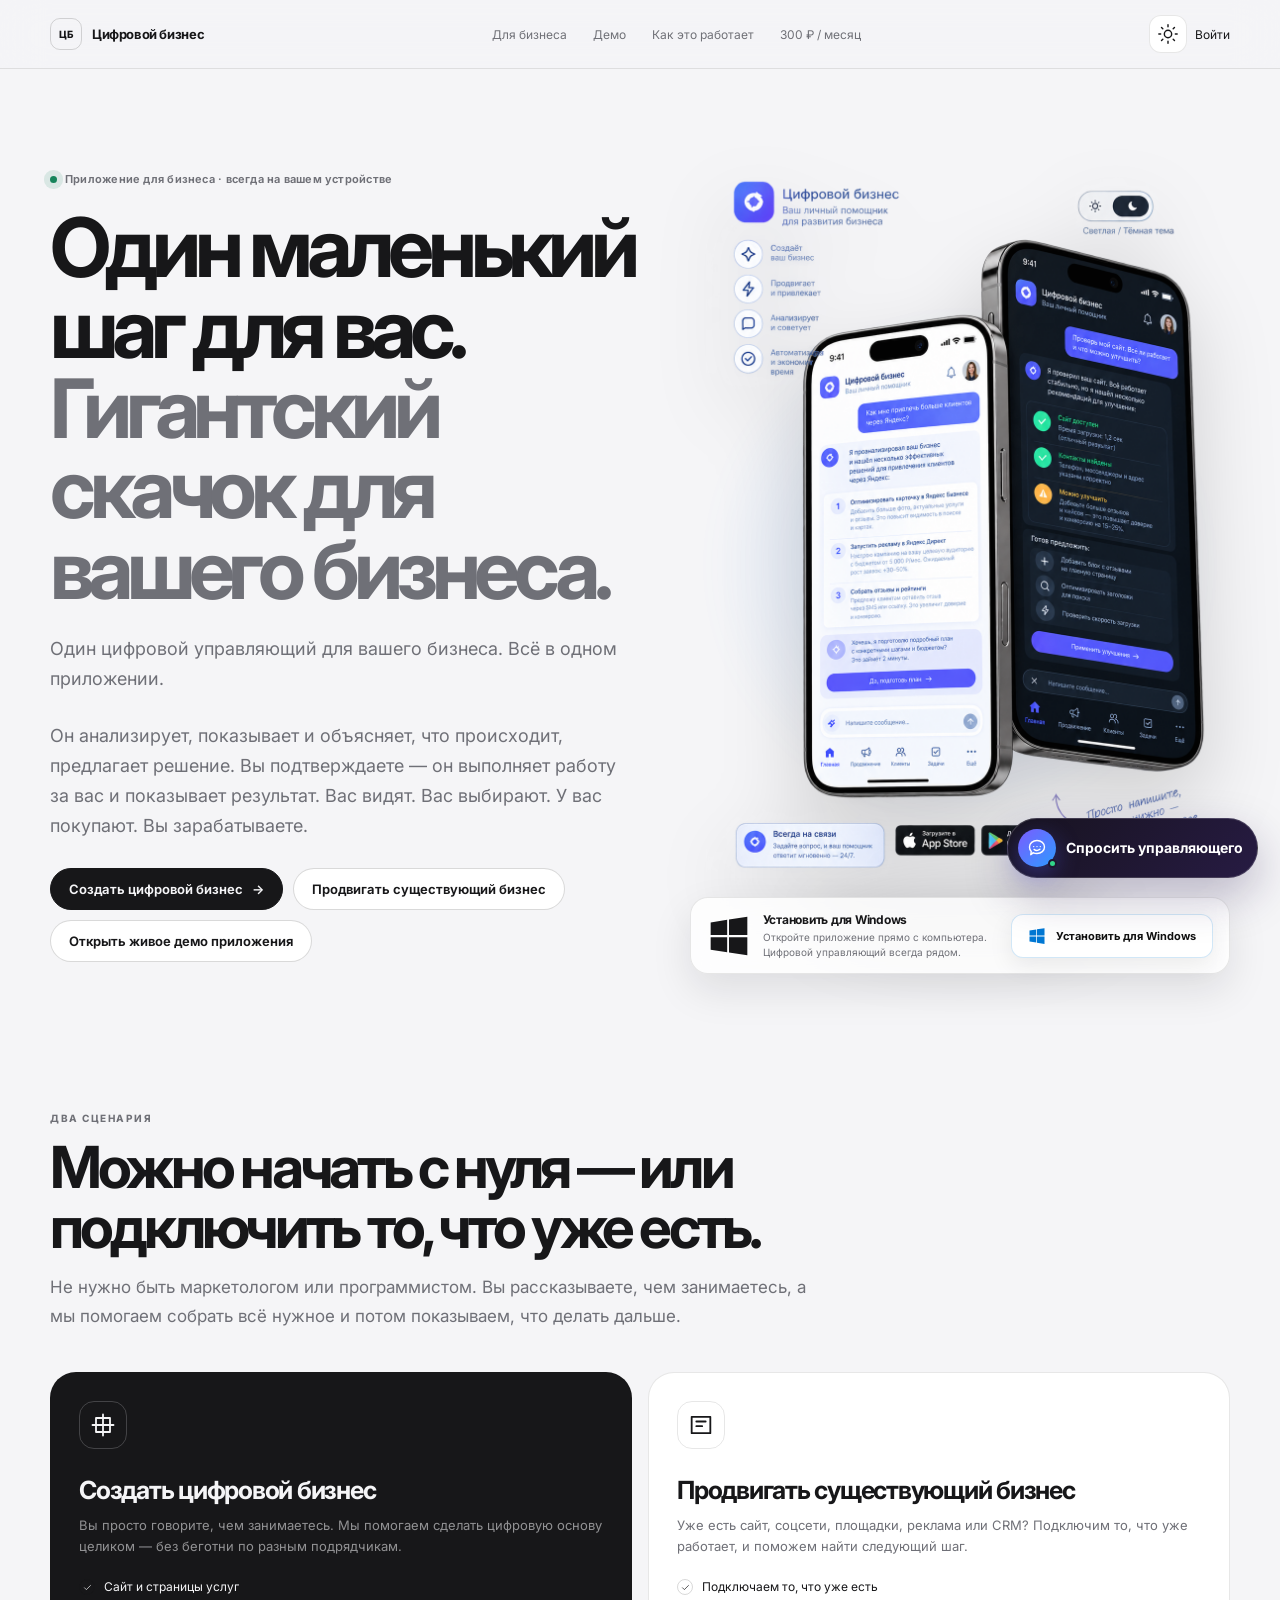
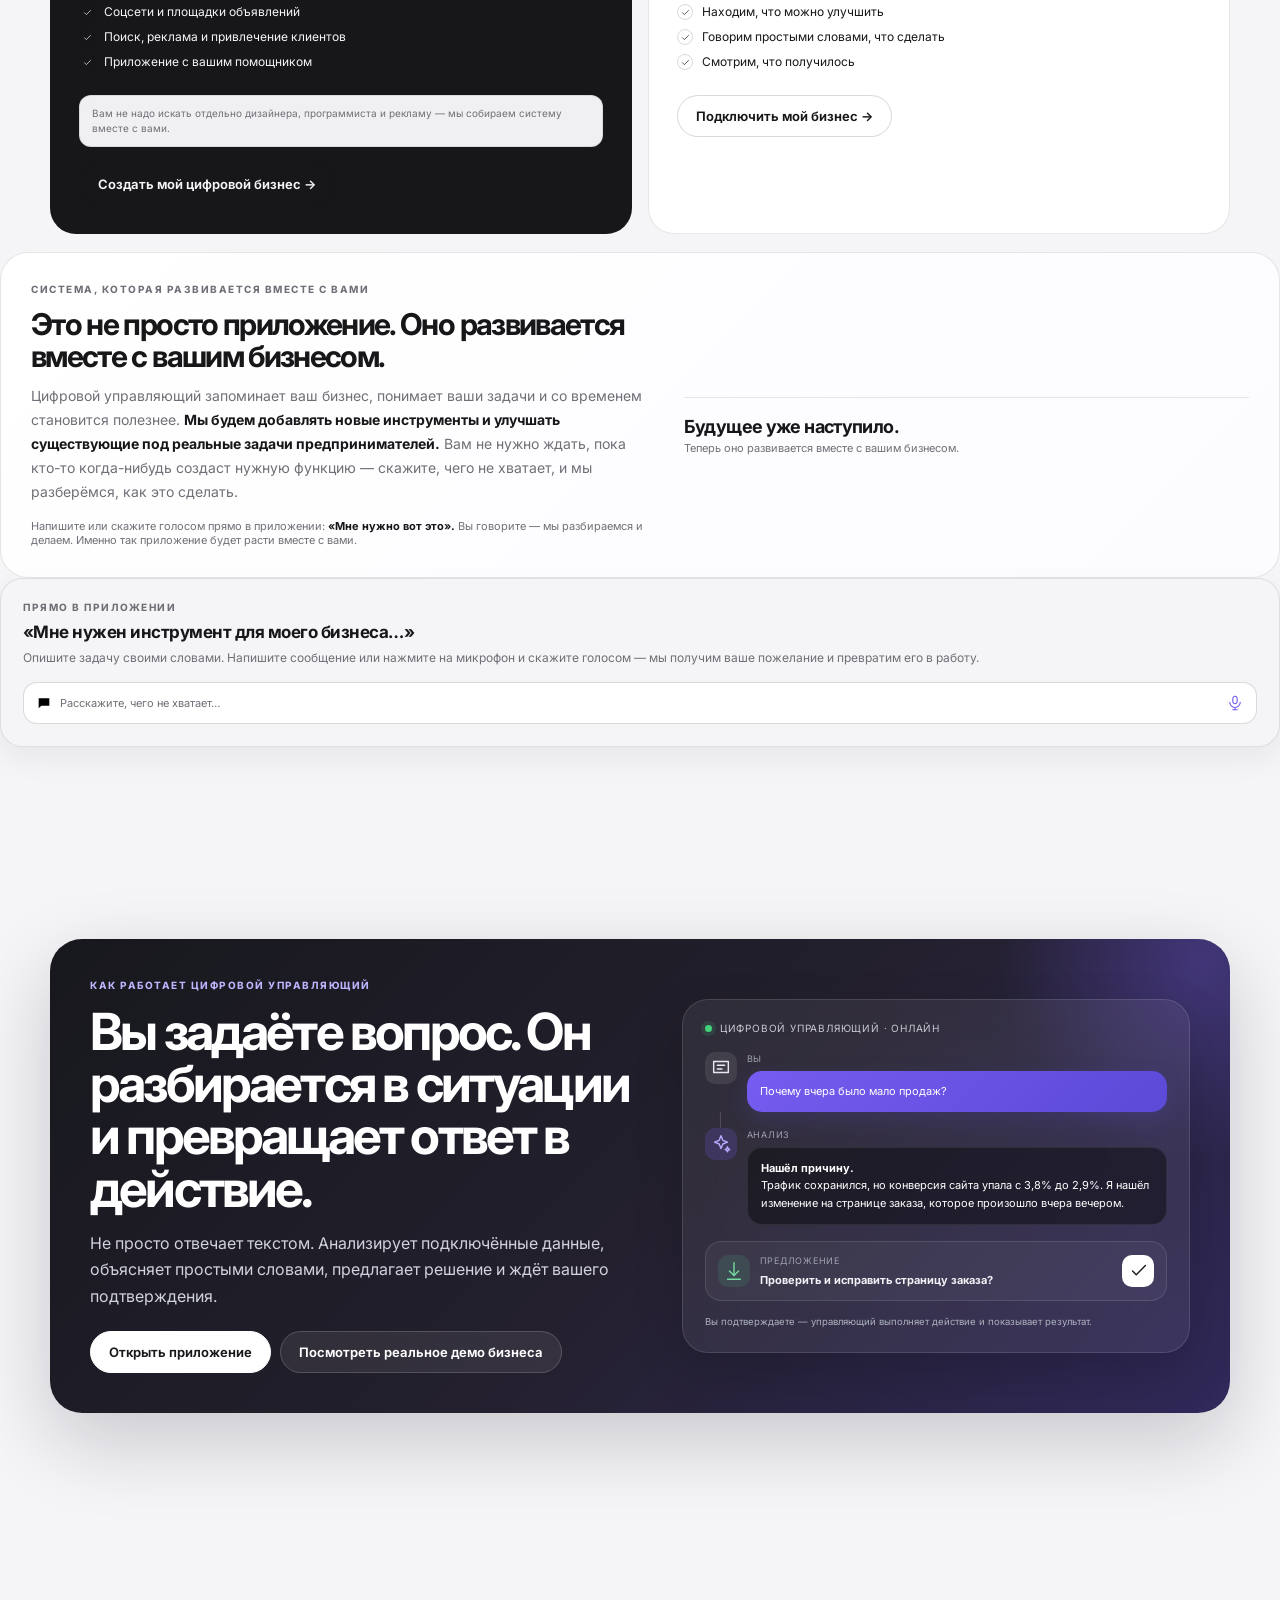
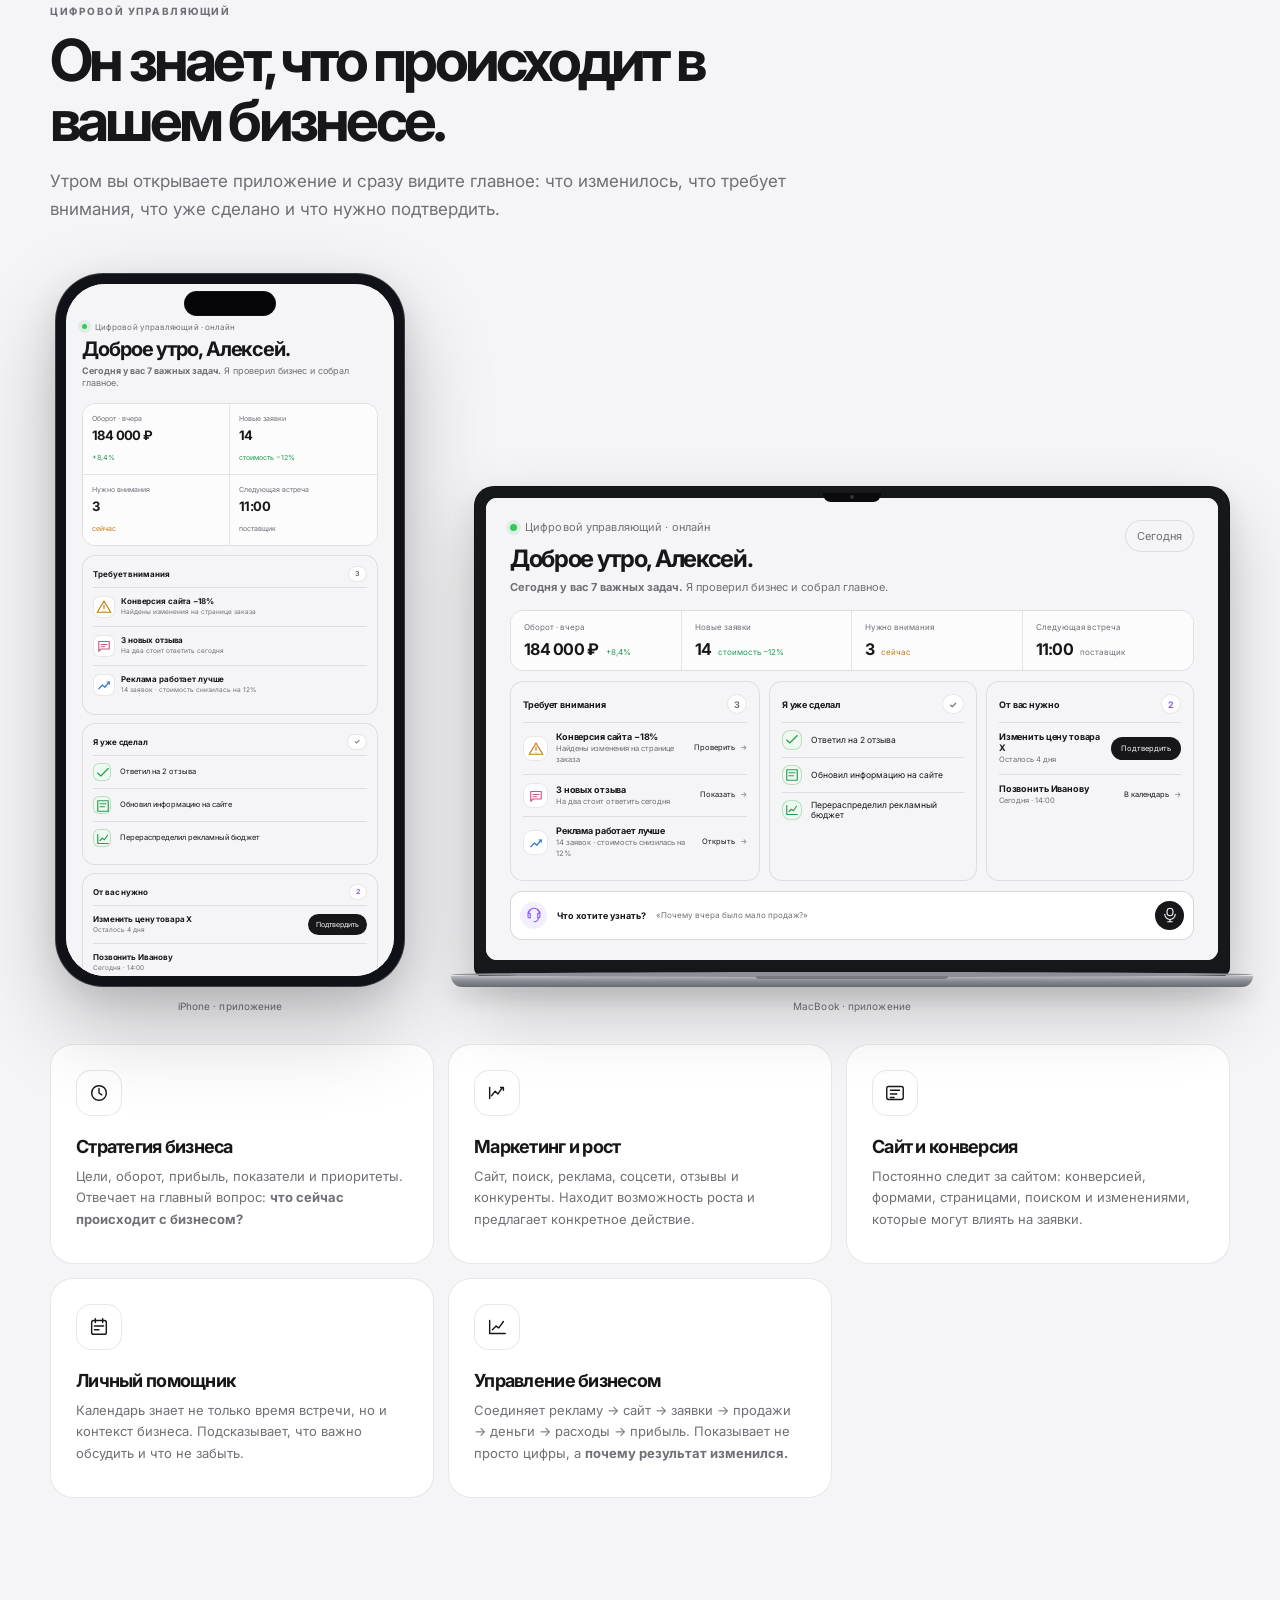
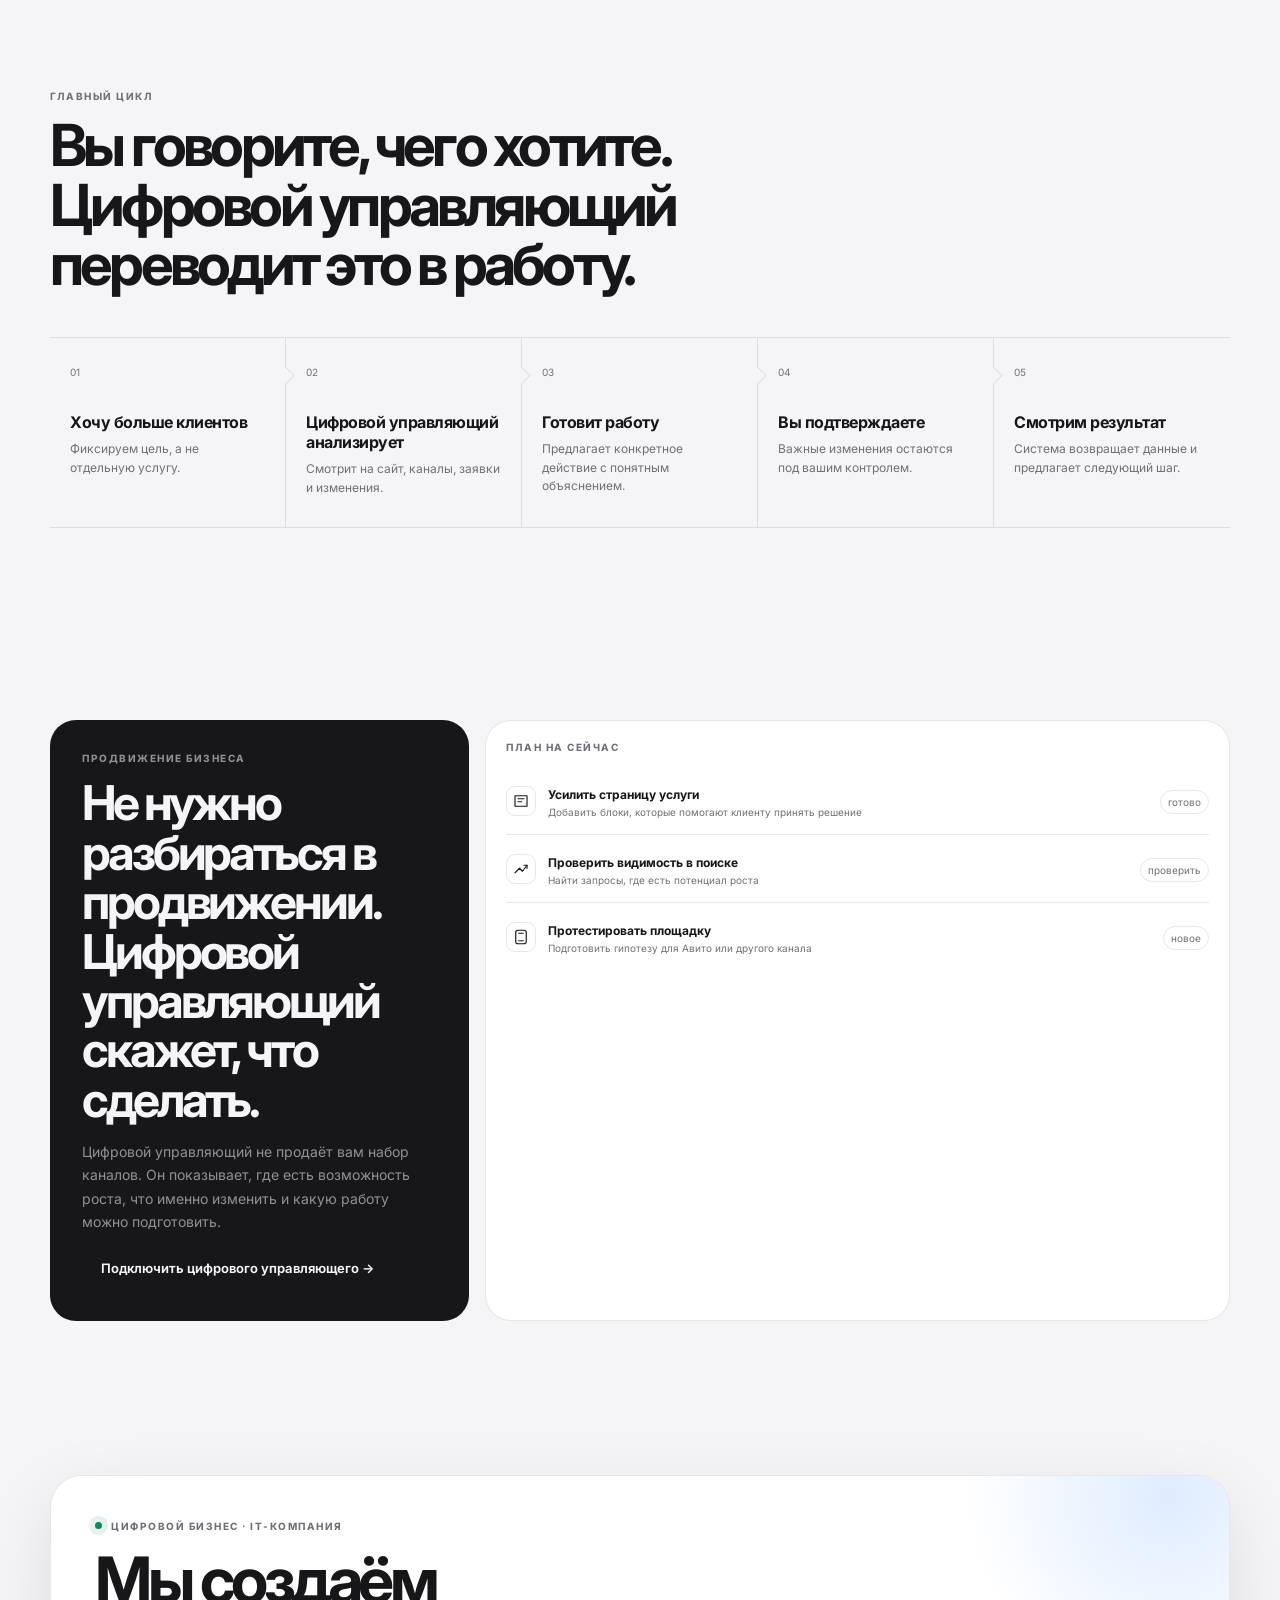
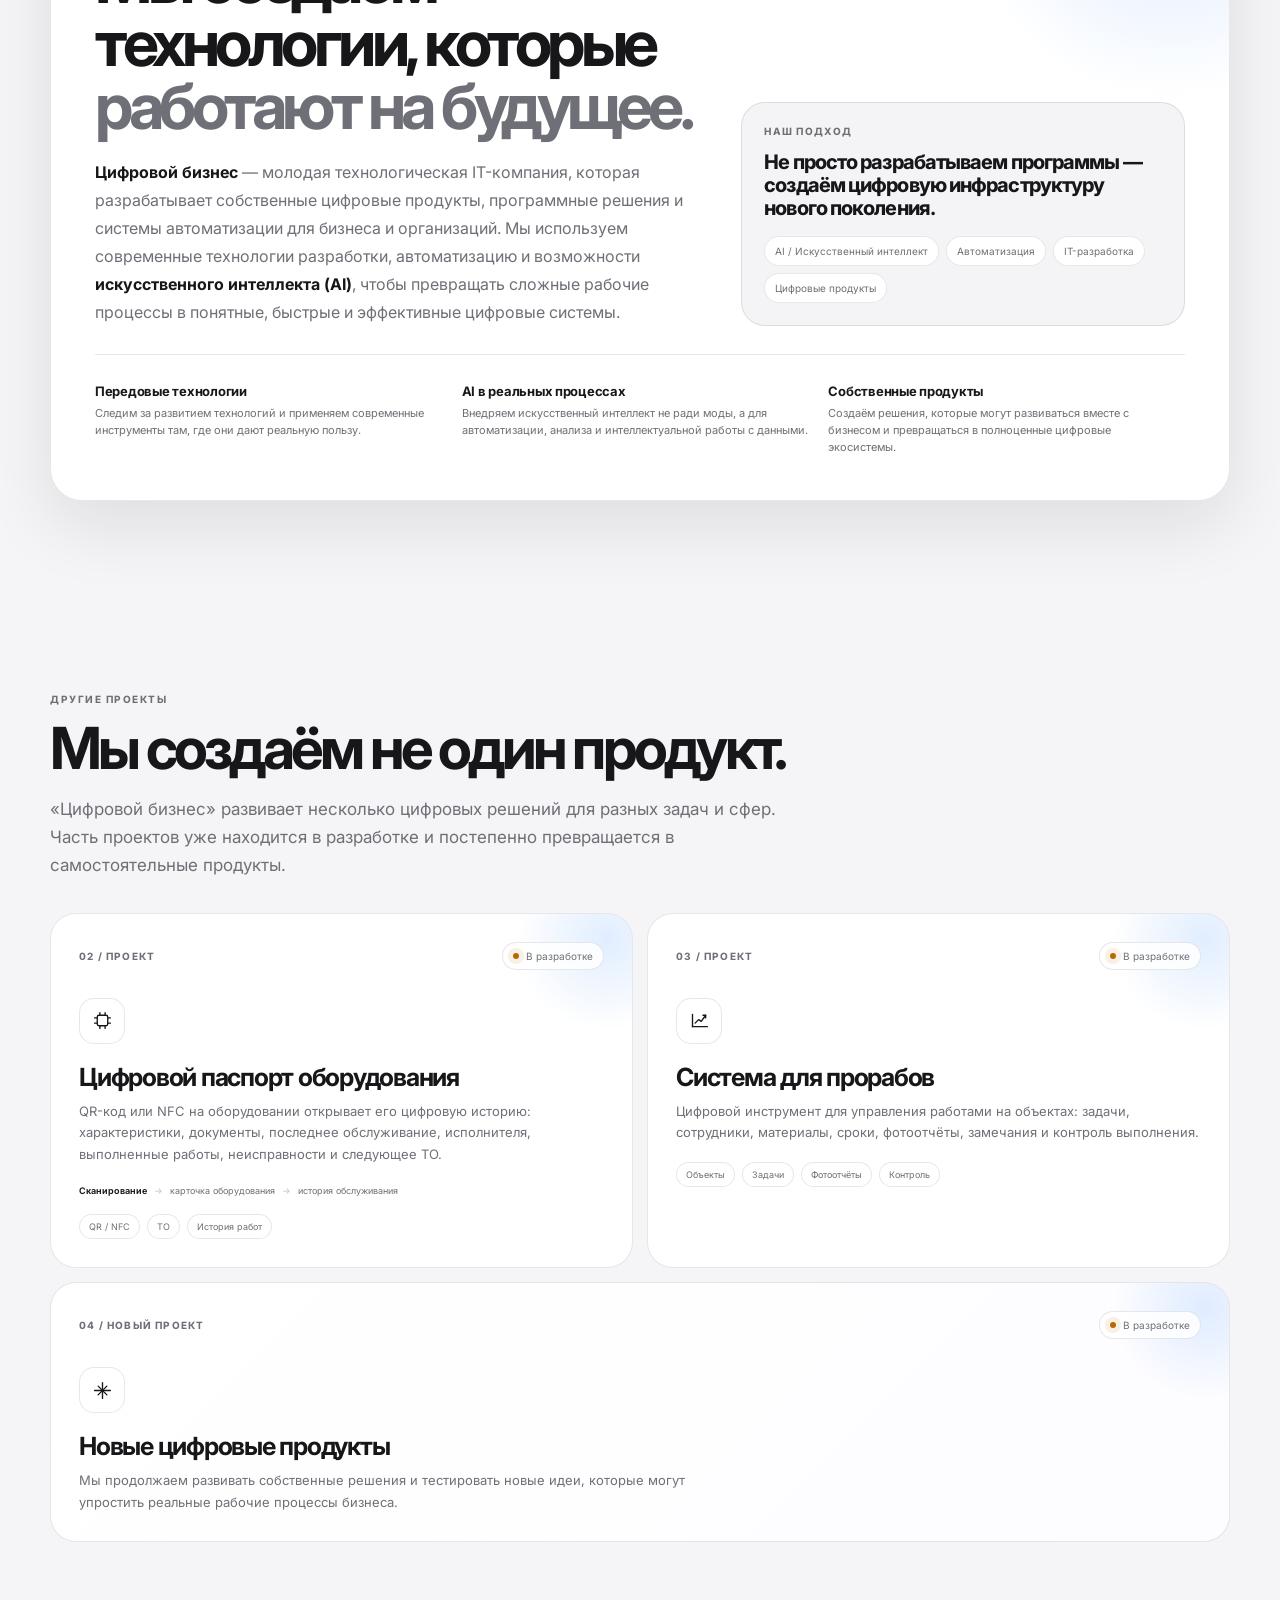
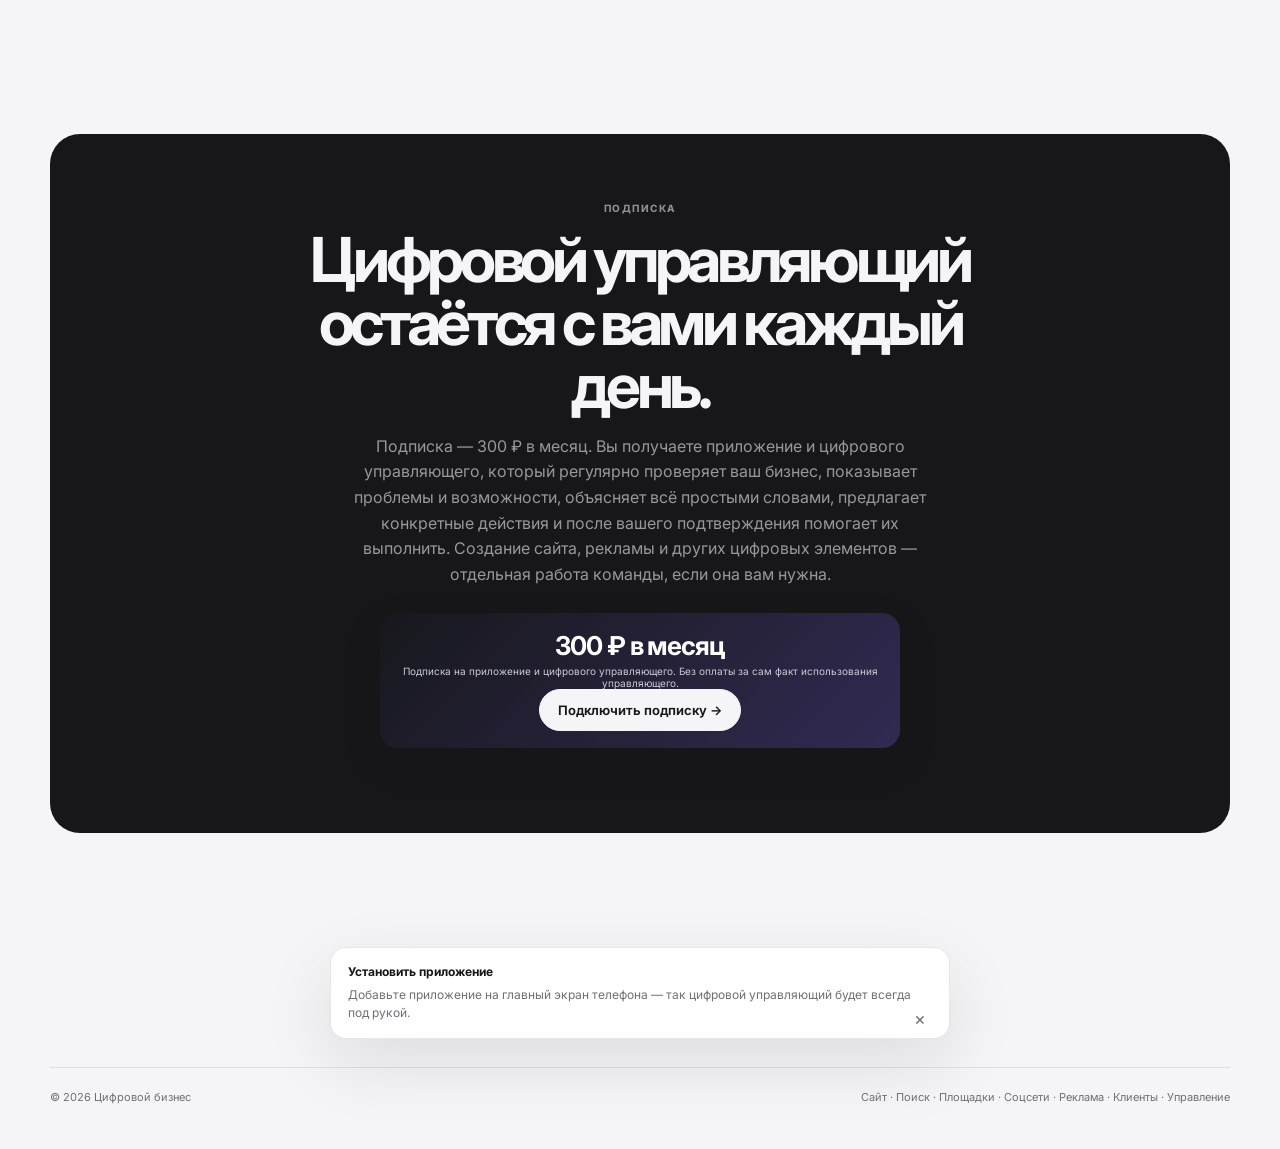
<file: index.html>
<!DOCTYPE html>

<html lang="ru">
<head>
<meta charset="utf-8"/><meta content="width=device-width,initial-scale=1" name="viewport"/>
<meta content="#f5f5f7" name="theme-color"/>
<link href="manifest.json" rel="manifest"/>
<link href="icon-192.svg?v=4" rel="icon" type="image/svg+xml"/>
<link href="icon-192.svg" rel="apple-touch-icon"/>
<title>Цифровой бизнес — Ваш бизнес. На новом уровне.</title>
<meta content="Цифровой бизнес — молодая технологическая IT-компания. Разрабатываем цифровые продукты, программные решения, системы автоматизации и внедряем искусственный интеллект в реальные бизнес-процессы." name="description"/>
<style>
@import url('https://fonts.googleapis.com/css2?family=Inter:wght@400;500;600;700;800&display=swap');
:root{
 --bg:#f5f5f7;--surface:#fff;--surface2:#f0f0f3;--ink:#171719;--muted:#6f7077;
 --line:rgba(20,20,22,.10);--line-strong:rgba(20,20,22,.16);--accent:#111;
 --blue:#1677ff;--green:#16845b;--orange:#b66b00;--red:#c63c49;
 --shadow:0 24px 70px rgba(20,20,25,.10);--radius:26px
}
html[data-theme="dark"]{
 --bg:#0b0b0d;--surface:#141416;--surface2:#1b1b1e;--ink:#f7f7f8;--muted:#a4a4ab;
 --line:rgba(255,255,255,.10);--line-strong:rgba(255,255,255,.18);--accent:#fff;
 --blue:#7db1ff;--green:#5fe0ac;--orange:#ffc56b;--red:#ff8290;
 --shadow:0 28px 80px rgba(0,0,0,.35)
}
*{box-sizing:border-box}
html{scroll-behavior:smooth}
body{margin:0;background:var(--bg);color:var(--ink);font-family:Inter,-apple-system,BlinkMacSystemFont,"Segoe UI",sans-serif;-webkit-font-smoothing:antialiased;transition:background .25s,color .25s}
a{color:inherit;text-decoration:none}button{font:inherit;cursor:pointer;color:inherit}
.container{width:min(1180px,calc(100% - 40px));margin:auto}
.icon{width:22px;height:22px;display:block;fill:none;stroke:currentColor;stroke-width:1.55;stroke-linecap:round;stroke-linejoin:round}
.icon.sm{width:18px;height:18px}.icon.lg{width:28px;height:28px}
.icon-box{width:46px;height:46px;border:1px solid var(--line);border-radius:15px;display:grid;place-items:center;background:var(--surface);color:var(--ink)}
.icon-box .icon{transition:transform .35s ease}.icon-box:hover .icon{transform:translateY(-2px) scale(1.05)}
header{position:sticky;top:0;z-index:30;background:color-mix(in srgb,var(--bg) 82%,transparent);backdrop-filter:blur(22px);border-bottom:1px solid var(--line)}
.nav{height:68px;display:flex;align-items:center;justify-content:space-between;gap:22px}
.brand{display:flex;align-items:center;gap:10px;font-size:13px;font-weight:700;letter-spacing:-.03em}
.brand-copy{display:flex;align-items:baseline;gap:10px;line-height:1}.brand-name{font-size:13px;font-weight:700;letter-spacing:-.03em}.brand-tech{font-size:8px;font-weight:700;letter-spacing:.13em;color:var(--muted);white-space:nowrap;opacity:.82}.brand:hover .brand-tech{color:var(--ink);opacity:1}
@media(max-width:700px){.brand-tech{display:none}.brand-copy{display:block}.brand-name{font-size:12px}}
.brand-mark{width:32px;height:32px;border:1px solid var(--line-strong);border-radius:10px;display:grid;place-items:center;font-size:10px;font-weight:800}
.links{display:flex;gap:26px;color:var(--muted);font-size:12px}.links a:hover{color:var(--ink)}
.nav-actions{display:flex;align-items:center;gap:8px;font-size:12px}
.theme-btn{width:38px;height:38px;border:1px solid var(--line);background:var(--surface);border-radius:12px;display:grid;place-items:center}
.btn{display:inline-flex;align-items:center;justify-content:center;gap:9px;padding:12px 18px;border-radius:999px;border:1px solid var(--line-strong);background:var(--surface);font-size:13px;font-weight:650;transition:.22s}
.btn:hover{transform:translateY(-2px);box-shadow:0 9px 24px rgba(0,0,0,.08)}
.btn-dark{background:var(--ink);color:var(--bg);border-color:var(--ink)}.btn-dark:hover{opacity:.88}
.btn-soft{background:transparent}
.hero{padding:86px 0 42px}
.hero-grid{display:grid;grid-template-columns:1.04fr .96fr;gap:54px;align-items:center}
.eyebrow{display:inline-flex;align-items:center;gap:8px;color:var(--muted);font-size:11px;font-weight:650;letter-spacing:.02em;margin-bottom:22px}
.live-dot{width:7px;height:7px;border-radius:50%;background:var(--green);box-shadow:0 0 0 6px color-mix(in srgb,var(--green) 12%,transparent);animation:pulseDot 2.2s infinite}
@keyframes pulseDot{50%{box-shadow:0 0 0 10px transparent}}
.hero h1{font-size:clamp(48px,6.7vw,82px);line-height:.98;letter-spacing:-.075em;margin:0 0 24px;max-width:760px}
.hero h1 em{font-style:normal;color:var(--muted)}
.hero p{font-size:18px;line-height:1.65;color:var(--muted);max-width:620px;margin:0 0 28px}
.hero-actions{display:flex;flex-wrap:wrap;gap:10px}
.hero-note{font-size:11px;color:var(--muted);margin-top:18px}

.phone-stage{position:relative;min-height:650px;display:grid;place-items:center;overflow:visible}
.phone-stage:before{content:"";position:absolute;width:500px;height:500px;border-radius:50%;background:radial-gradient(circle,rgba(130,104,255,.22),rgba(73,151,255,.09) 42%,transparent 72%);filter:blur(10px);animation:phoneGlow 7s ease-in-out infinite}
.phone-stage:after{content:"";position:absolute;width:300px;height:76px;border-radius:50%;background:rgba(0,0,0,.11);filter:blur(28px);bottom:16px;left:50%;transform:translateX(-50%);z-index:0}
.phone-stage-art{min-height:650px;overflow:visible;display:grid;place-items:center}
.hero-phone-art-wrap{position:relative;z-index:2;width:min(100%, 760px);transition:transform .5s cubic-bezier(.2,.75,.25,1),filter .45s;filter:drop-shadow(0 32px 40px rgba(0,0,0,.16));animation:heroPhoneFloat 7s ease-in-out infinite}
.hero-phone-art-wrap:hover{transform:translateY(-8px) scale(1.012);filter:drop-shadow(0 40px 46px rgba(0,0,0,.20))}
.hero-phone-art{display:block;width:100%;height:auto;max-height:760px;object-fit:contain}
@keyframes heroPhoneFloat{0%,100%{transform:translateY(0)}50%{transform:translateY(-7px)}}
@media (max-width: 980px){.phone-stage-art{min-height:auto;margin-top:24px}.hero-phone-art-wrap{width:min(100%, 640px)}}
@media (max-width: 640px){.hero-phone-art-wrap{width:min(108vw, 620px);margin-left:-4vw}.hero-phone-art{max-height:none}}
@media (prefers-reduced-motion: reduce){.hero-phone-art-wrap{animation:none;transition:none}.hero-phone-art-wrap:hover{transform:none}}

@keyframes phoneGlow{50%{transform:scale(1.04);opacity:.82}}
.interactive-phone{--phone-bg:#f7f7fa;--phone-surface:#fff;--phone-ink:#16171b;--phone-muted:#737780;--phone-line:rgba(20,20,25,.11);--phone-purple:#745cff;--phone-blue:#3f8cff;--phone-green:#23b978;--phone-orange:#f0a54a;--phone-pink:#eb6e9c;position:relative;z-index:2;width:min(100%,390px);aspect-ratio: .5 / 1;transform:perspective(1450px) rotateY(-8deg) rotateZ(.6deg);transition:transform .6s cubic-bezier(.2,.75,.25,1),filter .45s;filter:drop-shadow(0 38px 42px rgba(0,0,0,.23))}
.interactive-phone:hover{transform:perspective(1450px) rotateY(-2deg) rotateZ(0) translateY(-7px) scale(1.012);filter:drop-shadow(0 46px 48px rgba(0,0,0,.25))}
.interactive-phone.dark{--phone-bg:#090a0d;--phone-surface:#14161b;--phone-ink:#f7f8fb;--phone-muted:#9ea4b1;--phone-line:rgba(255,255,255,.10);--phone-purple:#8b7cff;--phone-blue:#69adff;--phone-green:#48daa0;--phone-orange:#ffc166;--phone-pink:#ff93bb}
.phone-frame{position:absolute;inset:0;border-radius:48px;padding:7px;background:linear-gradient(145deg,#1d1e21,#09090b 30%,#34363a 53%,#101113 77%,#24262a);box-shadow:inset 0 0 0 1px rgba(255,255,255,.22),inset 0 0 18px rgba(255,255,255,.06)}
.phone-frame:before{content:"";position:absolute;left:-3px;top:185px;width:4px;height:62px;border-radius:4px 0 0 4px;background:#77797d;box-shadow:0 75px 0 #77797d,0 132px 0 #77797d;opacity:.72}
.phone-frame:after{content:"";position:absolute;right:-3px;top:235px;width:4px;height:94px;border-radius:0 4px 4px 0;background:#77797d;opacity:.72}
.phone-screen{height:100%;border-radius:42px;overflow:hidden;background:var(--phone-bg);color:var(--phone-ink);position:relative;border:1px solid rgba(255,255,255,.12)}
.phone-island{position:absolute;z-index:4;top:8px;left:50%;transform:translateX(-50%);width:112px;height:28px;border-radius:20px;background:#050505;box-shadow:0 1px 0 rgba(255,255,255,.05)}
.phone-status{height:43px;padding:14px 17px 0;display:flex;justify-content:space-between;align-items:center;font-size:9px;font-weight:700;letter-spacing:.01em}
.phone-status .signals{display:flex;gap:5px;align-items:center}.phone-status svg{width:12px;height:12px;stroke:currentColor;fill:none;stroke-width:1.6}
.phone-appbar{padding:10px 16px 12px;display:flex;align-items:center;justify-content:space-between;border-bottom:1px solid var(--phone-line)}
.phone-brand{display:flex;align-items:center;gap:8px}.phone-logo{width:30px;height:30px;border-radius:10px;background:linear-gradient(135deg,#9a8cff,#6553ee);display:grid;place-items:center;color:#fff}.phone-logo svg{width:16px;height:16px}.phone-brand b{display:block;font-size:11px;letter-spacing:-.02em}.phone-brand small{display:block;color:var(--phone-muted);font-size:7px;margin-top:1px}.phone-tool{width:30px;height:30px;border:1px solid var(--phone-line);border-radius:10px;background:var(--phone-surface);display:grid;place-items:center;color:var(--phone-muted)}
.phone-content{position:absolute;inset:86px 0 45px;overflow:hidden;padding:16px 13px 16px}
.phone-screen[data-view="chat"] .phone-content{padding-top:14px}.phone-screen[data-view="task"] .phone-content{padding-top:13px}
.phone-view{display:none;height:100%;animation:phoneViewIn .45s ease}.phone-view.active{display:block}@keyframes phoneViewIn{from{opacity:0;transform:translateY(10px)}to{opacity:1;transform:none}}
.phone-greeting{font-size:22px;line-height:1.06;letter-spacing:-.055em;margin:0 0 5px}.phone-sub{color:var(--phone-muted);font-size:9px;line-height:1.45;margin-bottom:12px}.phone-card{background:var(--phone-surface);border:1px solid var(--phone-line);border-radius:16px;padding:11px;margin-bottom:8px;box-shadow:0 7px 20px rgba(0,0,0,.05)}
.phone-status-card{display:flex;gap:9px;align-items:center}.phone-status-icon{width:30px;height:30px;border-radius:10px;display:grid;place-items:center;flex:0 0 30px}.phone-status-icon svg{width:15px;height:15px}.phone-status-icon.green{background:color-mix(in srgb,var(--phone-green) 14%,transparent);color:var(--phone-green)}.phone-status-icon.orange{background:color-mix(in srgb,var(--phone-orange) 16%,transparent);color:var(--phone-orange)}.phone-status-icon.blue{background:color-mix(in srgb,var(--phone-blue) 14%,transparent);color:var(--phone-blue)}
.phone-status-card b{font-size:10px}.phone-status-card span{display:block;color:var(--phone-muted);font-size:8px;margin-top:2px}
.phone-metrics{display:grid;grid-template-columns:repeat(3,1fr);gap:7px}.phone-metric{padding:10px;border:1px solid var(--phone-line);border-radius:14px;background:color-mix(in srgb,var(--phone-surface) 90%,var(--phone-bg))}.phone-metric strong{display:block;font-size:18px;letter-spacing:-.05em}.phone-metric span{display:block;margin-top:3px;color:var(--phone-muted);font-size:7px;line-height:1.25}.phone-label{font-size:9px;font-weight:750;margin:10px 2px 7px}
.phone-action{padding:11px;border:1px solid var(--phone-line);background:var(--phone-surface);border-radius:15px;margin-bottom:7px}.phone-action-top{display:flex;gap:8px;align-items:center}.phone-mini-icon{width:29px;height:29px;border-radius:10px;display:grid;place-items:center;background:color-mix(in srgb,var(--phone-purple) 13%,transparent);color:var(--phone-purple);flex:0 0 29px}.phone-mini-icon svg{width:14px;height:14px}.phone-action b{font-size:9px}.phone-action p{margin:4px 0 0 37px;color:var(--phone-muted);font-size:7.5px;line-height:1.35}.phone-cta{margin-top:7px;height:30px;border:0;border-radius:10px;background:linear-gradient(135deg,var(--phone-purple),#5b48e9);color:#fff;font-size:8px;font-weight:700;width:100%}
.phone-chat-bubble{max-width:88%;padding:10px 11px;border-radius:16px;font-size:8px;line-height:1.42;margin-bottom:8px}.phone-chat-bubble.me{margin-left:auto;background:var(--phone-purple);color:white;border-bottom-right-radius:5px}.phone-chat-bubble.ai{background:var(--phone-surface);border:1px solid var(--phone-line);border-bottom-left-radius:5px}.phone-chat-title{font-weight:800;font-size:10px;margin-bottom:3px}.phone-list{display:grid;gap:6px;margin-top:7px}.phone-list-item{display:flex;gap:7px;align-items:flex-start}.phone-num{width:18px;height:18px;border-radius:50%;background:color-mix(in srgb,var(--phone-purple) 12%,transparent);color:var(--phone-purple);display:grid;place-items:center;font-size:7px;font-weight:800;flex:0 0 18px}.phone-list-item b{font-size:7.8px}.phone-list-item span{display:block;color:var(--phone-muted);font-size:7px;margin-top:2px;line-height:1.3}
.phone-result{display:flex;gap:8px;align-items:flex-start;padding:10px 11px;background:color-mix(in srgb,var(--phone-green) 8%,var(--phone-surface));border:1px solid color-mix(in srgb,var(--phone-green) 22%,var(--phone-line));border-radius:14px;margin-top:7px}.phone-result svg{width:16px;height:16px;color:var(--phone-green);flex:0 0 16px}.phone-result b{font-size:8px}.phone-result span{display:block;color:var(--phone-muted);font-size:7px;line-height:1.35;margin-top:2px}
.phone-input{position:absolute;left:11px;right:11px;bottom:8px;height:31px;border:1px solid var(--phone-line);background:var(--phone-surface);border-radius:12px;display:flex;align-items:center;padding:0 9px;color:var(--phone-muted);font-size:7.5px}.phone-input span{margin-left:auto;width:22px;height:22px;border-radius:8px;display:grid;place-items:center;background:var(--phone-purple);color:#fff}.phone-input svg{width:11px;height:11px}
.phone-nav{position:absolute;left:0;right:0;bottom:0;height:45px;background:color-mix(in srgb,var(--phone-bg) 88%,transparent);backdrop-filter:blur(12px);border-top:1px solid var(--phone-line);display:grid;grid-template-columns:repeat(4,1fr);padding:4px 7px 5px}.phone-nav button{border:0;background:none;color:var(--phone-muted);font-size:6.5px;display:grid;place-items:center;gap:2px;cursor:pointer}.phone-nav button.active{color:var(--phone-purple)}.phone-nav svg{width:13px;height:13px;stroke:currentColor;fill:none;stroke-width:1.7}
.phone-controls{position:absolute;z-index:3;left:-32px;bottom:58px;display:flex;flex-direction:column;gap:7px}.phone-control{border:1px solid var(--line);background:color-mix(in srgb,var(--surface) 90%,transparent);color:var(--ink);backdrop-filter:blur(14px);border-radius:13px;padding:8px 10px;font-size:9px;box-shadow:0 10px 24px rgba(0,0,0,.08);transition:.22s;white-space:nowrap}.phone-control:hover{transform:translateX(3px)}.phone-control.active{box-shadow:0 10px 24px rgba(116,92,255,.13);border-color:color-mix(in srgb,var(--phone-purple,#745cff) 36%,var(--line))}.phone-caption{position:absolute;z-index:2;bottom:20px;right:-4px;padding:9px 12px;border:1px solid var(--line);background:color-mix(in srgb,var(--surface) 88%,transparent);backdrop-filter:blur(16px);border-radius:999px;font-size:10px;color:var(--muted);box-shadow:0 10px 30px rgba(0,0,0,.08)}


.section{padding:96px 0}.custom-tools-panel{margin-top:18px;padding:30px;border:1px solid var(--line);border-radius:28px;background:linear-gradient(135deg,var(--surface),color-mix(in srgb,var(--surface) 82%,#eeeaff));display:grid;grid-template-columns:1.05fr .95fr;gap:28px;align-items:center}.custom-tools-copy h3{font-size:30px;line-height:1.05;letter-spacing:-.055em;margin:0 0 12px}.custom-tools-copy p{font-size:14px;line-height:1.7;color:var(--muted);margin:0}.custom-tools-copy strong{color:var(--ink)}.custom-tools-note{margin-top:16px;font-size:11px;color:var(--muted)}.custom-tools-future{margin-top:22px;padding-top:18px;border-top:1px solid var(--line);display:flex;flex-direction:column;gap:4px}.custom-tools-future strong{font-size:18px;letter-spacing:-.035em}.custom-tools-future span{font-size:11px;color:var(--muted)}.custom-tools-action{padding:22px;border:1px solid var(--line);border-radius:22px;background:var(--bg);box-shadow:0 12px 30px rgba(20,20,30,.06)}.custom-tools-action .kicker{margin-bottom:9px}.custom-tools-action strong{display:block;font-size:17px;letter-spacing:-.03em;margin-bottom:7px}.custom-tools-action p{font-size:12px;line-height:1.55;color:var(--muted);margin:0 0 14px}.custom-tools-input{display:flex;gap:8px;align-items:center;padding:11px 12px;border:1px solid var(--line-strong);border-radius:14px;background:var(--surface);font-size:11px;color:var(--muted)}.custom-tools-input svg{width:16px;height:16px;flex:0 0 16px;color:#765cf0}.custom-tools-input .voice{margin-left:auto;color:#765cf0}@media(max-width:900px){.custom-tools-panel{grid-template-columns:1fr}}
.section-head{max-width:760px;margin-bottom:42px}.kicker{font-size:10px;text-transform:uppercase;letter-spacing:.15em;color:var(--muted);font-weight:750;margin-bottom:14px}.section h2{font-size:clamp(36px,5vw,58px);line-height:1.03;letter-spacing:-.065em;margin:0 0 16px}.section-head p{font-size:17px;line-height:1.65;color:var(--muted);margin:0}
.path-grid{display:grid;grid-template-columns:1fr 1fr;gap:16px}
.path-card{border:1px solid var(--line);background:var(--surface);border-radius:26px;padding:28px;transition:.25s}.path-card:hover{transform:translateY(-4px);box-shadow:var(--shadow);border-color:var(--line-strong)}
.path-card.featured{background:var(--ink);color:var(--bg)}.path-card.featured .muted,.path-card.featured p{color:color-mix(in srgb,var(--bg) 55%,transparent)}.path-card.featured .path-icon{border-color:color-mix(in srgb,var(--bg) 20%,transparent)}
.path-icon{width:48px;height:48px;border:1px solid var(--line);border-radius:15px;display:grid;place-items:center;margin-bottom:26px}
.path-card h3{font-size:25px;letter-spacing:-.05em;margin:0 0 10px}.path-card p{font-size:13px;line-height:1.65;color:var(--muted);margin:0 0 22px}.path-list{display:grid;gap:9px;margin:0 0 25px;padding:0;list-style:none}.path-list li{display:flex;gap:9px;font-size:12px}.check{width:16px;height:16px;border:1px solid var(--line-strong);border-radius:50%;display:grid;place-items:center;font-size:9px;flex:0 0 16px}
.feature-grid{display:grid;grid-template-columns:repeat(3,1fr);gap:14px}.feature{background:var(--surface);border:1px solid var(--line);border-radius:23px;padding:25px;min-height:220px;transition:.25s}.feature:hover{transform:translateY(-3px);box-shadow:var(--shadow);border-color:var(--line-strong)}.feature h3{font-size:18px;letter-spacing:-.04em;margin:20px 0 9px}.feature p{font-size:13px;line-height:1.65;color:var(--muted);margin:0}
.flow{display:grid;grid-template-columns:repeat(5,1fr);gap:0;border-top:1px solid var(--line);border-bottom:1px solid var(--line)}
.flow-step{padding:28px 20px 30px;border-right:1px solid var(--line);position:relative}.flow-step:last-child{border-right:0}.flow-num{font-size:10px;color:var(--muted);margin-bottom:34px}.flow-step h3{font-size:16px;letter-spacing:-.03em;margin:0 0 8px}.flow-step p{font-size:12px;line-height:1.55;color:var(--muted);margin:0}.flow-arrow{position:absolute;right:-7px;top:31px;width:13px;height:13px;background:var(--bg);border-right:1px solid var(--line);border-top:1px solid var(--line);transform:rotate(45deg);z-index:2}
.promo-panel{display:grid;grid-template-columns:.72fr 1.28fr;gap:16px}.promo-copy{border-radius:26px;padding:32px;background:var(--ink);color:var(--bg)}.promo-copy h2{font-size:clamp(32px,4vw,48px);margin:0 0 16px}.promo-copy p{color:color-mix(in srgb,var(--bg) 55%,transparent);font-size:14px;line-height:1.65}.promo-board{border:1px solid var(--line);background:var(--surface);border-radius:26px;padding:20px}.task{display:grid;grid-template-columns:30px 1fr auto;gap:12px;align-items:center;padding:16px 0;border-bottom:1px solid var(--line)}.task:last-child{border-bottom:0}.task-icon{width:30px;height:30px;border:1px solid var(--line);border-radius:9px;display:grid;place-items:center}.task b{font-size:12px}.task span{display:block;color:var(--muted);font-size:10px;margin-top:3px}.task-state{font-size:9px;color:var(--green);border:1px solid var(--line);border-radius:999px;padding:5px 7px}
.cta{border-radius:30px;padding:68px 30px;background:var(--ink);color:var(--bg);text-align:center}.cta h2{max-width:760px;margin:0 auto 16px;font-size:clamp(38px,5vw,62px);line-height:1.02;letter-spacing:-.07em}.cta p{max-width:590px;margin:0 auto 26px;color:color-mix(in srgb,var(--bg) 58%,transparent);font-size:16px;line-height:1.6}.cta .btn-dark{background:var(--bg);color:var(--ink);border-color:var(--bg)}.cta .btn-soft{border-color:color-mix(in srgb,var(--bg) 22%,transparent);color:var(--bg);background:transparent}
footer{padding:28px 0 45px;color:var(--muted);font-size:11px}.footer-inner{border-top:1px solid var(--line);padding-top:22px;display:flex;justify-content:space-between;gap:15px;flex-wrap:wrap}
#installHelp{max-width:620px;margin:18px auto 0;padding:15px 17px;background:var(--surface);border:1px solid var(--line);border-radius:16px;color:var(--muted);font-size:12px;line-height:1.55;text-align:left;box-shadow:var(--shadow)}#installHelp b{display:block;margin-bottom:4px;color:var(--ink)}#closeInstallHelp{float:right;border:0;background:transparent;font-size:18px}
@media(max-width:900px){.hero-grid,.promo-panel{grid-template-columns:1fr}.interactive-phone{transform:perspective(1450px) rotateY(-3deg) rotateZ(.3deg)}.app-preview{min-height:0}.flow{grid-template-columns:1fr 1fr}.flow-step:nth-child(2){border-right:0}.flow-step:nth-child(3){border-top:1px solid var(--line)}.flow-step:nth-child(4){border-top:1px solid var(--line)}.flow-step:nth-child(5){grid-column:1/-1;border-top:1px solid var(--line);border-right:0}.flow-arrow{display:none}}
@media(max-width:700px){.container{width:min(100% - 28px,1180px)}.links{display:none}.nav{height:60px}.nav-actions>a:first-child{display:none}.hero{padding:60px 0 25px}.hero h1{font-size:clamp(43px,13vw,64px)}.hero p{font-size:16px}.phone-stage{min-height:570px}.interactive-phone{width:min(100%,350px)}.phone-controls{left:auto;right:-4px;bottom:36px;flex-direction:row}.preview-side{display:none}.mini-grid{grid-template-columns:1fr 1fr}.mini-card:last-child{grid-column:1/-1}.section{padding:70px 0}.path-grid,.feature-grid{grid-template-columns:1fr}.flow{grid-template-columns:1fr}.flow-step,.flow-step:nth-child(n){border-right:0;border-top:1px solid var(--line)}.flow-step:first-child{border-top:0}.flow-step:nth-child(5){grid-column:auto}.flow-num{margin-bottom:18px}.cta{padding:50px 20px}.theme-btn{width:36px;height:36px}}
@media(prefers-reduced-motion:reduce){*,*::before,*::after{animation:none!important;transition:none!important;scroll-behavior:auto!important}}
.phone-install-card{position:relative;z-index:4;width:min(100%,700px);margin:-18px auto 0;display:flex;align-items:center;gap:12px;padding:14px 16px;border:1px solid rgba(20,20,25,.10);border-radius:18px;background:rgba(255,255,255,.82);backdrop-filter:blur(16px);box-shadow:0 16px 40px rgba(20,20,30,.10)}.phone-install-icon{width:38px;height:38px;flex:0 0 38px;border-radius:12px;display:grid;place-items:center;background:linear-gradient(135deg,#ece7ff,#e5f2ff);color:#6653e8}.phone-install-copy{min-width:0;flex:1}.phone-install-copy strong{display:block;font-size:12px;letter-spacing:-.02em}.phone-install-copy span{display:block;color:var(--muted);font-size:10px;line-height:1.45;margin-top:3px}.phone-install-btn{white-space:nowrap;padding:10px 14px;font-size:11px}.demo-panel{display:grid;grid-template-columns:1.05fr .95fr;gap:30px;padding:40px;border-radius:32px;background:linear-gradient(135deg,#17181d 0%,#24202f 55%,#30295a 100%);color:#fff;box-shadow:0 28px 80px rgba(20,18,40,.20);position:relative;overflow:hidden}.demo-panel:after{content:"";position:absolute;width:420px;height:420px;right:-180px;top:-190px;border-radius:50%;background:radial-gradient(circle,rgba(125,96,255,.30),transparent 68%)}.demo-copy{position:relative;z-index:1;align-self:center}.demo-copy .kicker{color:#bdb6ff}.demo-copy h2{font-size:clamp(34px,4vw,54px);line-height:1.02;letter-spacing:-.055em;margin:8px 0 16px;max-width:700px}.demo-copy p{color:#d0d2dd;max-width:650px;line-height:1.65}.demo-actions{display:flex;gap:9px;flex-wrap:wrap;margin-top:22px}.demo-actions .btn{background:rgba(255,255,255,.08);border-color:rgba(255,255,255,.17);color:#fff}.demo-actions .btn-dark{background:#fff;color:#17181c;border-color:#fff}.demo-example{position:relative;z-index:1;align-self:center;padding:22px;border:1px solid rgba(255,255,255,.12);background:rgba(255,255,255,.065);border-radius:26px;backdrop-filter:blur(18px);box-shadow:0 20px 50px rgba(0,0,0,.16)}.demo-status{display:flex;align-items:center;gap:8px;color:#c7c9d3;font-size:10px;letter-spacing:.08em;text-transform:uppercase;margin-bottom:18px}.demo-status .status-dot{width:7px;height:7px;border-radius:50%;background:#43d17a;box-shadow:0 0 0 4px rgba(67,209,122,.12)}.demo-flow-step{display:grid;grid-template-columns:32px 1fr;gap:10px;align-items:start}.demo-step-icon{width:32px;height:32px;border-radius:10px;display:grid;place-items:center;background:rgba(255,255,255,.09);color:#e8e9ef}.demo-step-icon.purple{background:rgba(126,98,255,.18);color:#b9aaff}.demo-step-label{display:block;color:#9fa3b0;font-size:9px;letter-spacing:.08em;text-transform:uppercase;margin:1px 0 7px}.demo-bubble{border-radius:15px;padding:12px 13px;font-size:11px;line-height:1.55;margin:0}.demo-bubble.user{background:linear-gradient(135deg,#765cf0,#5b49d7);box-shadow:0 8px 22px rgba(95,76,220,.18)}.demo-bubble.ai{background:rgba(10,11,15,.50);border:1px solid rgba(255,255,255,.08)}.demo-connector{height:16px;border-left:1px solid rgba(255,255,255,.15);margin:0 0 0 15px}.demo-proposal{display:grid;grid-template-columns:32px 1fr 32px;gap:10px;align-items:center;margin-top:16px;padding:12px;border:1px solid rgba(255,255,255,.11);border-radius:16px;background:rgba(255,255,255,.045)}.proposal-icon{width:32px;height:32px;border-radius:10px;display:grid;place-items:center;background:rgba(86,210,145,.12);color:#74dba0}.demo-proposal strong{display:block;font-size:11px;line-height:1.4;color:#f1f2f6}.demo-confirm{width:32px;height:32px;border:0;border-radius:10px;display:grid;place-items:center;background:#fff;color:#191a20;cursor:pointer}.demo-hint{color:#aeb2bf;font-size:9.5px;line-height:1.55;margin-top:14px}.term-note{color:var(--muted);font-size:.88em}.price-banner{margin:22px auto 17px;width:min(100%,520px);padding:17px 18px;border-radius:18px;background:linear-gradient(135deg,#17181c,#312a52);color:#fff;text-align:center;box-shadow:0 14px 38px rgba(20,18,35,.14)}.price-banner strong{display:block;font-size:26px;letter-spacing:-.04em}.price-banner span{display:block;margin-top:4px;color:#cbcbd5;font-size:10px}@media(max-width:900px){.demo-panel{grid-template-columns:1fr}.phone-install-card{margin-top:6px}}@media(max-width:700px){.phone-install-card{align-items:flex-start;flex-wrap:wrap}.phone-install-btn{width:100%}.demo-panel{padding:24px;border-radius:24px}.demo-copy h2{font-size:36px}}

#installHelp{max-width:620px;margin:18px auto 0;padding:15px 17px;background:var(--surface);border:1px solid var(--line);border-radius:16px;color:var(--muted);font-size:12px;line-height:1.55;text-align:left;box-shadow:var(--shadow)}#installHelp b{display:block;margin-bottom:4px;color:var(--ink)}#closeInstallHelp{float:right;border:0;background:transparent;font-size:18px}#db-app-overlay{position:fixed;inset:0;z-index:999999;background:#090a0f;display:none}#db-app-overlay.is-open{display:block}#db-app-frame{display:block;width:100%;height:100%;border:0;background:#090a0f}#db-app-back{position:absolute;top:max(12px,env(safe-area-inset-top));left:14px;z-index:5;border:1px solid rgba(255,255,255,.22);background:rgba(15,17,25,.88);color:#fff;border-radius:999px;padding:10px 15px;font:600 13px Inter,-apple-system,BlinkMacSystemFont,sans-serif;box-shadow:0 8px 28px #0003;backdrop-filter:blur(14px)}body.db-app-active{overflow:hidden}@media(max-width:600px){#db-app-back{top:max(8px,env(safe-area-inset-top));left:8px;padding:9px 12px;font-size:12px}}
.card-note{margin:12px 0 16px;padding:10px 12px;border-radius:12px;background:var(--surface2);color:var(--muted);font-size:10px;line-height:1.5;border:1px solid var(--line)}

/* Mobile readability pass: desktop layout is unchanged. */
@media (max-width:700px){
  html{-webkit-text-size-adjust:100%;text-size-adjust:100%}
  body{font-size:16px}
  .container{width:min(100% - 24px,1180px)}
  .nav{height:62px}
  .brand{font-size:14px;gap:9px}.brand-mark{width:34px;height:34px;font-size:10px}
  .nav-actions{font-size:13px}.nav-actions .btn{font-size:13px;padding:10px 13px}
  .hero{padding:50px 2px 26px}
  .hero h1{font-size:clamp(42px,12.5vw,58px);line-height:.99;max-width:100%;margin-bottom:20px}
  .hero p{font-size:18px;line-height:1.58;max-width:100%}
  .hero-note{font-size:13px;line-height:1.5}
  .hero-price{font-size:13px}.hero-price strong{font-size:21px}
  .phone-stage{min-height:590px}
  .hero-phone-art-wrap{width:min(112vw,680px);margin-left:-6vw}
  .phone-install-card{padding:16px;gap:12px;border-radius:18px}
  .phone-install-copy strong{font-size:14px}.phone-install-copy span{font-size:12px;line-height:1.5}
  .phone-install-btn{font-size:14px;padding:12px 15px}
  .section{padding:76px 0}
  .section h2{font-size:clamp(36px,11vw,50px)}
  .section-head p{font-size:18px;line-height:1.6}
  .kicker{font-size:11px}
  .path-card{padding:24px}.path-card h3{font-size:27px}.path-card p{font-size:15px;line-height:1.65}
  .path-list li{font-size:14px;line-height:1.45}
  .feature{padding:23px;min-height:0}.feature h3{font-size:21px}.feature p{font-size:15px;line-height:1.6}
  .flow-step{padding:23px 18px}.flow-num{font-size:11px}.flow-step h3{font-size:18px}.flow-step p{font-size:14px;line-height:1.6}
  .promo-copy h2{font-size:38px}.promo-copy p{font-size:15px;line-height:1.6}
  .task{grid-template-columns:34px 1fr;gap:11px;padding:17px 0}.task-icon{width:34px;height:34px}.task b{font-size:14px}.task span{font-size:12px;line-height:1.45}.task-state{font-size:11px;padding:6px 8px;grid-column:2;justify-self:start}
  .demo-copy h2{font-size:38px}.demo-copy p{font-size:15px;line-height:1.6}.demo-bubble{font-size:13px;line-height:1.5;padding:13px 14px}.demo-hint{font-size:12px;line-height:1.55}.hint-chip{font-size:12px;padding:6px 10px}
  .price-banner strong{font-size:28px}.price-banner span{font-size:12px}
  .cta{padding:54px 18px}.cta h2{font-size:clamp(38px,11vw,52px)}.cta p{font-size:17px;line-height:1.6}
  #installHelp{font-size:14px;line-height:1.6}
  .theme-btn{width:42px;height:42px}
}


.lang-btn{min-width:42px;height:38px;padding:0 10px;border:1px solid var(--line);background:var(--surface);border-radius:12px;font-size:11px;font-weight:800;letter-spacing:.04em}
.lang-btn:hover{transform:translateY(-1px);box-shadow:0 9px 24px rgba(0,0,0,.08)}
@media(max-width:700px){.lang-btn{height:36px;min-width:40px}}

.windows-install-card{align-items:center}
.windows-logo{width:44px;height:44px;display:grid;place-items:center;flex:0 0 44px}
.windows-logo svg,.windows-btn-logo svg{width:100%;height:100%;fill:currentColor}
.windows-install-btn{display:inline-flex;align-items:center;gap:10px;border:1px solid rgba(0,120,212,.18);background:#fff;color:#111;padding:12px 16px;border-radius:12px;font-weight:700;cursor:pointer;box-shadow:0 8px 24px rgba(0,0,0,.08);transition:.2s ease}
.windows-install-btn:hover{transform:translateY(-1px);box-shadow:0 12px 28px rgba(0,120,212,.14)}
.windows-btn-logo{width:18px;height:18px;display:inline-grid;place-items:center;color:#0078d4}
html[data-theme="dark"] .windows-install-btn{background:#11141a;color:#f7f8fb;border-color:rgba(255,255,255,.12);box-shadow:none}
html[data-theme="dark"] .windows-btn-logo{color:#60b9ff}




/* Premium device showcase — the same product, shown as a real app on iPhone and MacBook. */
.manager-device-showcase{grid-column:1/-1;display:grid;grid-template-columns:minmax(250px,360px) minmax(620px,1fr);align-items:end;gap:clamp(28px,5vw,72px);padding:8px 0 18px;overflow:visible}
.device-phone,.device-laptop{position:relative;display:flex;flex-direction:column;align-items:center;min-width:0}
.device-phone-shell{position:relative;width:min(100%,350px);aspect-ratio:.49;background:#111217;border:1px solid rgba(255,255,255,.18);border-radius:48px;padding:10px;box-shadow:0 38px 90px rgba(0,0,0,.22),0 12px 34px rgba(0,0,0,.10);overflow:hidden}
.device-phone-dynamic-island{position:absolute;z-index:3;top:17px;left:50%;transform:translateX(-50%);width:92px;height:25px;border-radius:18px;background:#050507;box-shadow:inset 0 0 0 1px rgba(255,255,255,.06)}
.device-screen{height:100%;overflow:hidden;border-radius:39px;background:var(--bg)}
.device-screen .morning-dashboard{min-height:100%;padding:38px 16px 16px;border:0!important;box-shadow:none!important;border-radius:0!important;background:var(--bg)!important}
.device-screen .morning-top{display:block;margin-bottom:13px}
.device-screen .morning-kicker{font-size:8px;margin-bottom:7px}
.device-screen .status-dot{width:5px;height:5px}
.device-screen .morning-top h3{font-size:20px;line-height:1.05;margin-bottom:5px}
.device-screen .morning-lead{font-size:9px!important;line-height:1.4!important}
.device-screen .morning-date{display:none}
.device-screen .morning-metrics{grid-template-columns:1fr 1fr;margin-bottom:9px;border-radius:13px}
.device-screen .metric{padding:10px 9px}
.device-screen .metric:nth-child(2){border-right:0}.device-screen .metric:nth-child(-n+2){border-bottom:1px solid var(--line)}
.device-screen .metric-label{font-size:7px;margin-bottom:4px}.device-screen .metric strong{font-size:13px;display:block;margin:0 0 1px}.device-screen .metric-change{font-size:7px}
.device-screen .morning-columns{display:block}.device-screen .morning-panel{border-radius:13px;padding:10px;margin-bottom:8px}
.device-screen .panel-title{font-size:8px;margin-bottom:5px}.device-screen .panel-count,.device-screen .panel-check{min-width:16px;height:16px;font-size:7px}
.device-screen .morning-row{grid-template-columns:22px 1fr;padding:8px 0;gap:6px}.device-screen .row-icon{width:22px;height:22px;border-radius:7px}.device-screen .morning-row strong,.device-screen .approval-row strong{font-size:8px}.device-screen .morning-row span:not(.row-icon),.device-screen .approval-row span{font-size:6.5px}.device-screen .row-action{display:none}
.device-screen .done-row{font-size:7.5px;padding:7px 0}.device-screen .done-icon{width:18px;height:18px;border-radius:6px}.device-screen .approval-row{padding:8px 0}.device-screen .approve-btn{font-size:7px;padding:6px 8px}
.device-screen .morning-ask{margin-top:8px;border-radius:12px;padding:8px;gap:6px}.device-screen .ask-icon{width:21px;height:21px}.device-screen .morning-ask>span:nth-child(2){font-size:7.5px}.device-screen .ask-placeholder{font-size:6.5px!important}.device-screen .ask-mic{width:22px;height:22px}
.device-laptop{padding-top:4px}
.device-laptop-screen{position:relative;width:100%;aspect-ratio:16/10;background:#17181c;border:1px solid rgba(0,0,0,.28);border-radius:20px 20px 9px 9px;padding:11px 11px 16px;box-shadow:0 34px 75px rgba(0,0,0,.20),0 12px 26px rgba(0,0,0,.09)}
.laptop-camera{position:absolute;z-index:4;top:6px;left:50%;transform:translateX(-50%);width:58px;height:9px;background:#0a0a0c;border-radius:0 0 8px 8px}
.laptop-camera:after{content:"";position:absolute;left:50%;top:2px;transform:translateX(-50%);width:4px;height:4px;border-radius:50%;background:#31343b}
.laptop-screen-inner{height:100%;overflow:hidden;border-radius:11px;background:var(--bg)}
.laptop-screen-inner .morning-dashboard{min-height:100%;padding:22px 24px 20px;border:0!important;box-shadow:none!important;border-radius:0!important;background:var(--bg)!important}
.laptop-screen-inner .morning-top{margin-bottom:14px}.laptop-screen-inner .morning-top h3{font-size:24px}.laptop-screen-inner .morning-lead{font-size:11px!important}
.laptop-screen-inner .morning-metrics{margin-bottom:10px;border-radius:13px}.laptop-screen-inner .metric{padding:11px 13px}.laptop-screen-inner .metric-label{font-size:8px}.laptop-screen-inner .metric strong{font-size:16px}.laptop-screen-inner .metric-change{font-size:8px}
.laptop-screen-inner .morning-columns{gap:9px}.laptop-screen-inner .morning-panel{padding:12px;border-radius:13px}.laptop-screen-inner .panel-title{font-size:9px}.laptop-screen-inner .morning-row{padding:8px 0;grid-template-columns:26px 1fr auto;gap:7px}.laptop-screen-inner .row-icon{width:25px;height:25px}.laptop-screen-inner .morning-row strong,.laptop-screen-inner .approval-row strong{font-size:9px}.laptop-screen-inner .morning-row span:not(.row-icon),.laptop-screen-inner .approval-row span{font-size:7.5px}.laptop-screen-inner .row-action{font-size:7.5px}.laptop-screen-inner .done-row{font-size:8.5px;padding:7px 0}.laptop-screen-inner .done-icon{width:20px;height:20px}.laptop-screen-inner .approval-row{padding:8px 0}.laptop-screen-inner .approve-btn{font-size:7.5px}.laptop-screen-inner .morning-ask{margin-top:10px;padding:9px;border-radius:12px}.laptop-screen-inner .morning-ask>span:nth-child(2){font-size:9px}.laptop-screen-inner .ask-placeholder{font-size:8px!important}
.device-laptop-base{width:106%;height:11px;margin-top:-1px;background:linear-gradient(to bottom,#b9bbc0,#888b91 45%,#686b71 100%);border-radius:0 0 22px 22px;box-shadow:0 10px 20px rgba(0,0,0,.12);position:relative}
.device-laptop-base:after{content:"";position:absolute;left:50%;top:0;transform:translateX(-50%);width:24%;height:3px;border-radius:0 0 7px 7px;background:#777a80}
.laptop-hinge{position:absolute;left:0;right:0;top:-4px;height:5px;border-radius:50%;background:#8d9096}
.device-caption{margin-top:13px;font-size:10px;color:var(--muted);letter-spacing:.01em}
html[data-theme="dark"] .device-phone-shell{background:#08090c;box-shadow:0 38px 90px rgba(0,0,0,.42),0 12px 34px rgba(0,0,0,.25)}
html[data-theme="dark"] .device-laptop-screen{background:#0d0e10;border-color:rgba(255,255,255,.12);box-shadow:0 34px 75px rgba(0,0,0,.45)}
html[data-theme="dark"] .device-laptop-base{background:linear-gradient(to bottom,#565960,#383a3f 45%,#292b30 100%)}
@media(max-width:980px){.manager-device-showcase{grid-template-columns:290px 1fr;gap:28px}.device-phone-shell{width:290px}}
@media(max-width:760px){.manager-device-showcase{grid-template-columns:1fr;justify-items:center}.device-phone{width:min(320px,100%)}.device-laptop{width:100%;max-width:640px}.device-phone-shell{width:min(320px,100%)}.device-laptop-screen{aspect-ratio:14/10}}

/* Premium morning dashboard — the product itself, not a generic feature card. */
.morning-dashboard{padding:28px;min-height:0;overflow:hidden}
.morning-top{display:flex;justify-content:space-between;align-items:flex-start;gap:24px;margin-bottom:22px}
.morning-kicker{display:flex;align-items:center;gap:8px;color:var(--muted);font-size:11px;letter-spacing:.01em;margin-bottom:10px}
.status-dot{width:7px;height:7px;border-radius:50%;background:#34c759;box-shadow:0 0 0 4px color-mix(in srgb,#34c759 12%,transparent)}
.morning-top h3{font-size:28px;letter-spacing:-.055em;margin:0 0 6px}
.morning-lead{font-size:13px!important;color:var(--muted);margin:0!important;line-height:1.55!important}
.morning-date{font-size:11px;color:var(--muted);padding:8px 11px;border:1px solid var(--line);border-radius:999px;background:var(--bg)}
.morning-metrics{display:grid;grid-template-columns:repeat(4,1fr);border:1px solid var(--line);border-radius:18px;overflow:hidden;margin-bottom:14px}
.metric{padding:16px 17px;background:color-mix(in srgb,var(--surface) 70%,var(--bg));border-right:1px solid var(--line)}
.metric:last-child{border-right:0}
.metric-label{display:block;font-size:10px;color:var(--muted);margin-bottom:7px}
.metric strong{font-size:20px;letter-spacing:-.045em;margin-right:7px}
.metric-change{font-size:10px;color:var(--muted)}
.metric-change.positive{color:#249b54}.metric-change.warning{color:#c37a18}
.morning-columns{display:grid;grid-template-columns:1.2fr 1fr 1fr;gap:12px}
.morning-panel{border:1px solid var(--line);border-radius:18px;padding:17px;background:var(--bg)}
.panel-title{display:flex;justify-content:space-between;align-items:center;font-size:11px;font-weight:700;letter-spacing:-.01em;margin-bottom:8px}
.panel-count,.panel-check{display:grid;place-items:center;min-width:20px;height:20px;padding:0 6px;border-radius:999px;background:var(--surface);border:1px solid var(--line);font-size:9px;color:var(--muted)}
.panel-count.accent{color:#8b5cf6}
.morning-row{display:grid;grid-template-columns:30px 1fr auto;align-items:center;gap:9px;padding:11px 0;border-top:1px solid var(--line)}
.row-icon{width:29px;height:29px;border-radius:9px;display:grid;place-items:center;background:var(--surface);border:1px solid var(--line)}
.row-warning{color:#c37a18}.row-pink{color:#c45b86}.row-blue{color:#3478c8}
.morning-row strong,.approval-row strong{display:block;font-size:11px;letter-spacing:-.015em}
.morning-row span:not(.row-icon),.approval-row span{display:block;font-size:9px;line-height:1.45;color:var(--muted);margin-top:2px}
.row-action{border:0;background:transparent;color:var(--ink);font:inherit;font-size:9px;white-space:nowrap;padding:5px 0;cursor:pointer}
.row-action span{display:inline!important;margin-left:3px;color:var(--muted)}
.done-row{display:flex;align-items:center;gap:9px;padding:9px 0;border-top:1px solid var(--line);font-size:10px}
.done-icon{width:24px;height:24px;border-radius:8px;display:grid;place-items:center;background:color-mix(in srgb,#34c759 9%,var(--surface));color:#2a9b55;border:1px solid color-mix(in srgb,#34c759 18%,var(--line))}
.approval-row{display:flex;align-items:center;justify-content:space-between;gap:9px;padding:10px 0;border-top:1px solid var(--line)}
.approve-btn{border:0;background:var(--ink);color:var(--bg);border-radius:999px;padding:7px 10px;font-size:9px;white-space:nowrap;cursor:pointer}
.morning-ask{margin-top:14px;display:flex;align-items:center;gap:10px;border:1px solid var(--line-strong);border-radius:16px;padding:11px 12px;background:var(--surface)}
.ask-icon{width:27px;height:27px;display:grid;place-items:center;border-radius:50%;background:color-mix(in srgb,#8b5cf6 10%,var(--surface));color:#8b5cf6}
.morning-ask>span:nth-child(2){font-size:11px;font-weight:700;white-space:nowrap}
.ask-placeholder{font-size:10px!important;color:var(--muted)!important;flex:1}
.ask-mic{width:29px;height:29px;border:0;border-radius:50%;background:var(--ink);color:var(--bg);display:grid;place-items:center;cursor:pointer}
@media(max-width:900px){.morning-columns{grid-template-columns:1fr 1fr}.morning-panel:first-child{grid-column:1/-1}.morning-metrics{grid-template-columns:repeat(2,1fr)}.metric:nth-child(2){border-right:0}.metric:nth-child(-n+2){border-bottom:1px solid var(--line)}}
@media(max-width:620px){.morning-dashboard{padding:20px}.morning-top{gap:12px}.morning-top h3{font-size:24px}.morning-date{display:none}.morning-columns{grid-template-columns:1fr}.morning-panel:first-child{grid-column:auto}.morning-metrics{grid-template-columns:1fr 1fr}.metric strong{display:block;margin:0 0 2px}.morning-ask{flex-wrap:wrap}.ask-placeholder{order:3;flex-basis:100%;padding-left:37px}}

/* Projects showcase — additive styles only */
.projects-showcase{position:relative}
.projects-showcase .section-head{margin-bottom:34px}
.projects-grid{display:grid;grid-template-columns:repeat(2,1fr);gap:14px}
.project-card{position:relative;overflow:hidden;min-height:250px;padding:28px;border:1px solid var(--line);border-radius:26px;background:var(--surface);transition:transform .25s,box-shadow .25s,border-color .25s}
.project-card:hover{transform:translateY(-4px);box-shadow:var(--shadow);border-color:var(--line-strong)}
.project-card:before{content:"";position:absolute;right:-70px;top:-70px;width:190px;height:190px;border-radius:50%;background:radial-gradient(circle,color-mix(in srgb,var(--blue) 13%,transparent),transparent 68%);pointer-events:none}
.project-card--wide{grid-column:1/-1;min-height:210px;background:linear-gradient(135deg,var(--surface),color-mix(in srgb,var(--surface) 88%,#ece9ff))}
.project-card-top{display:flex;align-items:center;justify-content:space-between;gap:14px;margin-bottom:28px;position:relative;z-index:1}
.project-number{font-size:10px;font-weight:750;letter-spacing:.12em;color:var(--muted)}
.project-status{display:inline-flex;align-items:center;gap:7px;padding:7px 10px;border:1px solid var(--line);border-radius:999px;background:color-mix(in srgb,var(--surface) 82%,transparent);font-size:10px;color:var(--muted);white-space:nowrap}
.project-status:before{content:"";width:6px;height:6px;border-radius:50%;background:var(--orange);box-shadow:0 0 0 5px color-mix(in srgb,var(--orange) 10%,transparent)}
.project-icon{width:46px;height:46px;border:1px solid var(--line);border-radius:15px;display:grid;place-items:center;margin-bottom:20px;background:var(--surface);position:relative;z-index:1}
.project-icon svg{width:21px;height:21px}
.project-card h3{font-size:25px;line-height:1.08;letter-spacing:-.05em;margin:0 0 10px;position:relative;z-index:1}
.project-card p{max-width:650px;font-size:13px;line-height:1.65;color:var(--muted);margin:0;position:relative;z-index:1}
.project-meta{display:flex;flex-wrap:wrap;gap:7px;margin-top:18px;position:relative;z-index:1}
.project-tag{padding:6px 9px;border:1px solid var(--line);border-radius:999px;font-size:9px;color:var(--muted);background:color-mix(in srgb,var(--surface) 72%,transparent)}
.project-flow{display:flex;align-items:center;gap:7px;margin-top:20px;position:relative;z-index:1;flex-wrap:wrap}
.project-flow span{font-size:9px;color:var(--muted)}
.project-flow b{font-size:9px;font-weight:650}
.project-arrow{opacity:.45}
@media(max-width:700px){
  .projects-grid{grid-template-columns:1fr}
  .project-card--wide{grid-column:auto}
  .project-card{min-height:0;padding:24px}
  .project-card-top{margin-bottom:23px}
  .project-card h3{font-size:22px}
}


/* About / technology positioning */
.about-company{padding-top:58px}
.about-company-card{position:relative;overflow:hidden;border:1px solid var(--line);border-radius:32px;background:var(--surface);padding:44px;box-shadow:var(--shadow)}
.about-company-card:before{content:"";position:absolute;width:420px;height:420px;right:-150px;top:-190px;border-radius:50%;background:radial-gradient(circle,color-mix(in srgb,var(--blue) 14%,transparent),transparent 68%);pointer-events:none}
.about-company-grid{position:relative;z-index:1;display:grid;grid-template-columns:1.15fr .85fr;gap:46px;align-items:end}
.about-company-kicker{display:flex;align-items:center;gap:9px;font-size:10px;text-transform:uppercase;letter-spacing:.15em;color:var(--muted);font-weight:750;margin-bottom:16px}
.about-company-kicker i{width:7px;height:7px;border-radius:50%;background:var(--green);box-shadow:0 0 0 6px color-mix(in srgb,var(--green) 11%,transparent)}
.about-company h2{font-size:clamp(38px,5vw,64px);line-height:.99;letter-spacing:-.07em;margin:0 0 20px;max-width:760px}
.about-company h2 em{font-style:normal;color:var(--muted)}
.about-company-lead{font-size:16px;line-height:1.75;color:var(--muted);max-width:720px;margin:0}
.about-company-lead strong{color:var(--ink)}
.about-company-side{padding:22px;border:1px solid var(--line);border-radius:24px;background:color-mix(in srgb,var(--surface2) 72%,transparent)}
.about-company-side-label{font-size:10px;text-transform:uppercase;letter-spacing:.13em;color:var(--muted);font-weight:750;margin-bottom:14px}
.about-company-side-title{font-size:20px;line-height:1.15;letter-spacing:-.045em;font-weight:750;margin-bottom:16px}
.about-company-tags{display:flex;flex-wrap:wrap;gap:7px}
.about-company-tag{padding:8px 10px;border:1px solid var(--line);border-radius:999px;background:var(--surface);font-size:10px;color:var(--muted)}
.about-company-bottom{position:relative;z-index:1;display:grid;grid-template-columns:repeat(3,1fr);gap:10px;margin-top:28px;padding-top:24px;border-top:1px solid var(--line)}
.about-company-point{padding:4px 8px 0 0}
.about-company-point strong{display:block;font-size:13px;letter-spacing:-.02em;margin-bottom:6px}
.about-company-point span{display:block;font-size:11px;line-height:1.55;color:var(--muted)}
@media(max-width:800px){.about-company-card{padding:30px 24px;border-radius:26px}.about-company-grid{grid-template-columns:1fr;gap:28px}.about-company-bottom{grid-template-columns:1fr;gap:18px}.about-company{padding-top:42px}}
</style>
<style id="db-assistant-voice-style">
#db-assist-launcher{position:fixed;right:22px;bottom:22px;z-index:99990;display:flex;align-items:center;gap:10px;border:1px solid rgba(255,255,255,.16);background:linear-gradient(135deg,#17131f,#271b43);color:#fff;border-radius:999px;padding:10px 14px 10px 10px;box-shadow:0 18px 45px rgba(37,23,77,.28);cursor:pointer;font:700 14px/1 Inter,-apple-system,BlinkMacSystemFont,sans-serif;backdrop-filter:blur(18px);transition:.22s ease}
.db-assist-online{display:inline-flex;align-items:center;gap:6px;font-size:11px;font-weight:650;color:#7fe3ae;opacity:.92;margin-left:2px}
.db-assist-online-dot{width:7px;height:7px;border-radius:50%;background:#31d58a;box-shadow:0 0 0 0 rgba(49,213,138,.34);animation:assistantOnlinePulse 2.4s ease-in-out infinite;flex:0 0 7px}
@keyframes assistantOnlinePulse{0%,100%{box-shadow:0 0 0 0 rgba(49,213,138,.30);opacity:.82}50%{box-shadow:0 0 0 5px rgba(49,213,138,0);opacity:1}}
.db-assist-orb{position:relative}
.db-assist-orb .db-orb-online{position:absolute;right:-1px;bottom:-1px;width:9px;height:9px;border-radius:50%;background:#31d58a;border:2px solid #1e1831;box-shadow:0 0 0 0 rgba(49,213,138,.30);animation:assistantOnlinePulse 2.4s ease-in-out infinite}
html[data-theme="light"] .db-assist-orb .db-orb-online{border-color:#fff}
@media(max-width:700px){.db-assist-online{display:none}}
#db-assist-launcher:hover{transform:translateY(-2px);box-shadow:0 24px 54px rgba(37,23,77,.34)}
.db-assist-orb{width:38px;height:38px;border-radius:50%;display:grid;place-items:center;background:linear-gradient(135deg,#7b5cff,#2d9bff);box-shadow:0 8px 24px rgba(86,91,255,.38)}
.db-assist-orb svg{width:20px;height:20px;stroke:#fff;fill:none;stroke-width:1.7;stroke-linecap:round;stroke-linejoin:round}
#db-assist-panel{position:fixed;right:22px;bottom:82px;z-index:99991;width:min(390px,calc(100vw - 28px));max-height:min(680px,calc(100vh - 110px));display:none;flex-direction:column;border:1px solid rgba(20,20,25,.10);background:rgba(255,255,255,.92);color:#17181c;border-radius:26px;box-shadow:0 28px 80px rgba(20,18,35,.2);backdrop-filter:blur(24px);overflow:hidden}
#db-assist-panel.open{display:flex}
html[data-theme="dark"] #db-assist-panel{background:rgba(20,20,24,.94);color:#f5f5f7;border-color:rgba(255,255,255,.10)}
.db-assist-head{display:flex;align-items:center;justify-content:space-between;gap:10px;padding:16px 17px;border-bottom:1px solid rgba(20,20,25,.08)}
html[data-theme="dark"] .db-assist-head{border-color:rgba(255,255,255,.08)}
.db-assist-title{display:flex;align-items:center;gap:10px}.db-assist-title strong{font-size:15px;letter-spacing:-.02em}.db-assist-title span{display:block;font-size:11px;color:#7b7c84;margin-top:2px}.db-assist-close{border:0;background:transparent;color:inherit;font-size:22px;cursor:pointer;width:34px;height:34px;border-radius:50%}
.db-assist-close:hover{background:rgba(127,127,127,.1)}
.db-assist-body{padding:15px;overflow:auto;display:grid;gap:10px}.db-msg{max-width:88%;padding:12px 13px;border-radius:16px;font-size:13px;line-height:1.5}.db-msg.ai{background:#f3f1fb;border:1px solid #e7e2fb}.db-msg.me{margin-left:auto;background:#17181c;color:#fff;border-bottom-right-radius:6px}.db-msg small{display:block;font-size:10px;opacity:.62;margin-top:8px}
html[data-theme="dark"] .db-msg.ai{background:#19171f;border-color:#2d2940}.db-msg.me{background:linear-gradient(135deg,#7058ef,#4e88ff)}
.db-quick{display:flex;flex-wrap:wrap;gap:7px}.db-quick button{border:1px solid rgba(20,20,25,.10);background:rgba(255,255,255,.8);color:inherit;padding:8px 10px;border-radius:999px;font:600 11px Inter,sans-serif;cursor:pointer}.db-quick button:hover{transform:translateY(-1px);border-color:rgba(91,82,215,.26)}html[data-theme="dark"] .db-quick button{background:#161619;border-color:rgba(255,255,255,.10)}
.db-assist-foot{padding:12px;border-top:1px solid rgba(20,20,25,.08);display:grid;gap:8px}.db-input-row{display:flex;gap:8px}.db-input-row input{flex:1;min-width:0;border:1px solid rgba(20,20,25,.12);background:rgba(255,255,255,.84);color:inherit;border-radius:14px;padding:12px 13px;outline:none;font:500 13px Inter,sans-serif}.db-input-row input:focus{border-color:rgba(91,82,215,.42);box-shadow:0 0 0 4px rgba(103,90,220,.08)}html[data-theme="dark"] .db-input-row input{background:#151518;border-color:rgba(255,255,255,.12)}
.db-send,.db-mic,.db-speak{width:44px;height:44px;border-radius:13px;border:1px solid rgba(20,20,25,.10);display:grid;place-items:center;cursor:pointer;background:#17181c;color:#fff}.db-mic,.db-speak{background:rgba(255,255,255,.8);color:inherit}html[data-theme="dark"] .db-mic,html[data-theme="dark"] .db-speak{background:#161619;border-color:rgba(255,255,255,.10)}
.db-send svg,.db-mic svg,.db-speak svg{width:18px;height:18px;fill:none;stroke:currentColor;stroke-width:1.8;stroke-linecap:round;stroke-linejoin:round}.db-voice-note{font-size:10px;color:#7b7c84;line-height:1.45}
@media(max-width:600px){#db-assist-launcher{right:12px;bottom:12px;padding:8px 12px 8px 8px}.db-assist-orb{width:36px;height:36px}#db-assist-panel{right:10px;bottom:68px;width:calc(100vw - 20px);max-height:calc(100vh - 92px);border-radius:22px}.db-assist-body{padding:13px}.db-msg{font-size:14px}.db-quick button{font-size:12px;padding:9px 11px}.db-input-row input{font-size:14px}}
</style>
<style id="db-assist-name-style">
#db-name-modal{position:fixed;inset:0;z-index:1000;display:none;place-items:center;padding:20px;background:rgba(10,10,14,.38);backdrop-filter:blur(12px)}
#db-name-modal.open{display:grid}
.db-name-card{width:min(460px,100%);padding:30px;border:1px solid var(--line);border-radius:28px;background:var(--surface);color:var(--ink);box-shadow:0 30px 90px rgba(0,0,0,.22)}
.db-name-kicker{font-size:10px;text-transform:uppercase;letter-spacing:.15em;color:var(--muted);font-weight:750;margin-bottom:12px}
.db-name-card h3{font-size:30px;line-height:1.05;letter-spacing:-.055em;margin:0 0 12px}
.db-name-card p{font-size:13px;line-height:1.65;color:var(--muted);margin:0 0 20px}
.db-name-examples{font-size:11px;color:var(--muted);margin:-10px 0 12px}
#db-name-input{width:100%;height:48px;padding:0 15px;border:1px solid var(--line-strong);border-radius:14px;background:var(--bg);color:var(--ink);outline:none;font:inherit}
#db-name-input:focus{border-color:var(--blue);box-shadow:0 0 0 3px color-mix(in srgb,var(--blue) 14%,transparent)}
.db-name-actions{display:flex;justify-content:flex-end;gap:8px;margin-top:14px}
.db-name-skip{border:0;background:transparent;color:var(--muted);padding:10px 12px;font-size:12px}
.db-name-save{border:0;background:var(--ink);color:var(--bg);border-radius:999px;padding:11px 18px;font-size:12px;font-weight:700}
@media(max-width:600px){.db-name-card{padding:24px;border-radius:24px}.db-name-card h3{font-size:27px}}
</style>
</head>
<body>
<header><div class="container nav">
<a class="brand" href="#about"><span class="brand-mark">ЦБ</span>Цифровой бизнес</a>
<nav class="links"><a href="#paths" id="navBusiness" title="Посмотреть, что мы можем сделать для бизнеса">Для бизнеса</a><a href="#live-demo" id="navDemo" title="Открыть живой пример работы приложения">Демо</a><a href="#system" id="navHow">Как это работает</a><a href="./pay.html" id="navPrice">300 ₽ / месяц</a></nav>
<div class="nav-actions">

<button aria-label="Переключить тему" class="theme-btn" id="themeBtn" type="button">
<svg class="icon" viewbox="0 0 24 24"><circle cx="12" cy="12" r="4"></circle><path d="M12 2v2M12 20v2M4.93 4.93l1.41 1.41M17.66 17.66l1.41 1.41M2 12h2M20 12h2M4.93 19.07l1.41-1.41M17.66 6.34l1.41-1.41"></path></svg>
</button>
<a data-open-app="" href="#app" id="navLogin">Войти</a>
</div>
</div></header>
<main>
<section class="hero">
<div class="container hero-grid">
<div>
<div class="eyebrow" id="heroEyebrow"><i class="live-dot"></i> Приложение для бизнеса · всегда на вашем устройстве</div>
<h1 id="heroTitle">Один маленький шаг для вас. <em>Гигантский скачок для вашего бизнеса.</em></h1>
<p id="heroSub">Один цифровой управляющий для вашего бизнеса. Всё в одном приложении.</p>
<p id="heroText">Он анализирует, показывает и объясняет, что происходит, предлагает решение. Вы подтверждаете — он выполняет работу за вас и показывает результат. Вас видят. Вас выбирают. У вас покупают. Вы зарабатываете.</p>
<div class="hero-actions">
<a class="btn btn-dark" href="#paths" id="heroCreate">Создать цифровой бизнес <span>→</span></a>
<a class="btn" href="#paths" id="heroGrow">Продвигать существующий бизнес</a>
<a class="btn" data-open-app="" href="#app" id="heroDemo">Открыть живое демо приложения</a>
</div>
</div>
<div class="phone-stage phone-stage-art" id="demo">
<div class="hero-phone-art-wrap">
<picture id="heroPhonePicture">
<source id="heroPhoneSource" srcset="./hero-app-phones-ru.png" type="image/png"/>
<img alt="Приложение «Цифровой бизнес» на современном iPhone: светлая и тёмная тема, ответы помощника и готовые действия" class="hero-phone-art" decoding="async" fetchpriority="high" id="heroPhoneArt" loading="eager" src="./hero-app-phones-ru.png"/>
</picture>
</div>
<div class="phone-install-card windows-install-card">
<div aria-hidden="true" class="windows-logo">
<svg viewbox="0 0 24 24"><path d="M2 4.6 11 3.2v8.2H2V4.6Zm10  -1.55L22 1.5v9.9h-10V3.05ZM2 12.7h9v8.1L2 19.45v-6.75Zm10 0h10v9.8l-10-1.55v-8.25Z"></path></svg>
</div>
<div class="phone-install-copy"><strong id="installTitle">Установить для Windows</strong><span id="installText">Откройте приложение прямо с компьютера. Цифровой управляющий всегда рядом.</span></div>
<button class="phone-install-btn windows-install-btn" id="phoneInstall" onclick="installPWA()" type="button"><span aria-hidden="true" class="windows-btn-logo"><svg viewbox="0 0 24 24"><path d="M2 4.6 11 3.2v8.2H2V4.6Zm10-1.55L22 1.5v9.9h-10V3.05ZM2 12.7h9v8.1L2 19.45v-6.75Zm10 0h10v9.8l-10-1.55v-8.25Z"></path></svg></span><span>Установить для Windows</span></button>
</div>
</div>
</div>
</section>
<section class="section" id="paths">
<div class="container">
<div class="section-head"><div class="kicker" id="pathsKicker">Два сценария</div><h2 id="pathsTitle">Можно начать с нуля — или подключить то, что уже есть.</h2><p id="pathsText">Не нужно быть маркетологом или программистом. Вы рассказываете, чем занимаетесь, а мы помогаем собрать всё нужное и потом показываем, что делать дальше.</p></div>
<div class="path-grid">
<article class="path-card featured">
<div class="path-icon"><svg class="icon lg" viewbox="0 0 24 24"><path d="M12 3v18M3 12h18"></path><path d="M6 6h12v12H6z"></path></svg></div>
<h3 id="createTitle">Создать цифровой бизнес</h3>
<p id="createText">Вы просто говорите, чем занимаетесь. Мы помогаем сделать цифровую основу целиком — без беготни по разным подрядчикам.</p>
<ul class="path-list">
<li id="createLi1"><span class="check"><svg aria-hidden="true" class="icon" style="width:11px;height:11px" viewbox="0 0 24 24"><path d="m5.5 12.6 4 4 9-9"></path></svg></span>Сайт и страницы услуг</li>
<li id="createLi2"><span class="check"><svg aria-hidden="true" class="icon" style="width:11px;height:11px" viewbox="0 0 24 24"><path d="m5.5 12.6 4 4 9-9"></path></svg></span>Соцсети и площадки объявлений</li>
<li id="createLi3"><span class="check"><svg aria-hidden="true" class="icon" style="width:11px;height:11px" viewbox="0 0 24 24"><path d="m5.5 12.6 4 4 9-9"></path></svg></span>Поиск, реклама и привлечение клиентов</li>
<li id="createLi4"><span class="check"><svg aria-hidden="true" class="icon" style="width:11px;height:11px" viewbox="0 0 24 24"><path d="m5.5 12.6 4 4 9-9"></path></svg></span>Приложение с вашим помощником</li>
</ul>
<div class="card-note" id="createNote">Вам не надо искать отдельно дизайнера, программиста и рекламу — мы собираем систему вместе с вами.</div><a class="btn btn-soft" href="./pay.html" id="createBtn">Создать мой цифровой бизнес →</a>
</article>
<article class="path-card">
<div class="path-icon"><svg class="icon lg" viewbox="0 0 24 24"><path d="M4 5h16v14H4z"></path><path d="M8 9h8M8 13h5"></path></svg></div>
<h3 id="growTitle">Продвигать существующий бизнес</h3>
<p id="growText">Уже есть сайт, соцсети, площадки, реклама или CRM? Подключим то, что уже работает, и поможем найти следующий шаг.</p>
<ul class="path-list">
<li><span class="check"><svg aria-hidden="true" class="icon" style="width:11px;height:11px" viewbox="0 0 24 24"><path d="m5.5 12.6 4 4 9-9"></path></svg></span>Подключаем то, что уже есть</li>
<li><span class="check"><svg aria-hidden="true" class="icon" style="width:11px;height:11px" viewbox="0 0 24 24"><path d="m5.5 12.6 4 4 9-9"></path></svg></span>Находим, что можно улучшить</li>
<li><span class="check"><svg aria-hidden="true" class="icon" style="width:11px;height:11px" viewbox="0 0 24 24"><path d="m5.5 12.6 4 4 9-9"></path></svg></span>Говорим простыми словами, что сделать</li>
<li><span class="check"><svg aria-hidden="true" class="icon" style="width:11px;height:11px" viewbox="0 0 24 24"><path d="m5.5 12.6 4 4 9-9"></path></svg></span>Смотрим, что получилось</li>
</ul>
<a class="btn" href="./pay.html" id="growBtn">Подключить мой бизнес →</a>
</article>
</div>
</div>
<div class="custom-tools-panel">
<div class="custom-tools-copy">
<div class="kicker" id="toolsKicker">Система, которая развивается вместе с вами</div>
<h3 id="toolsTitle">Это не просто приложение. Оно развивается вместе с вашим бизнесом.</h3>
<p id="toolsText">Цифровой управляющий запоминает ваш бизнес, понимает ваши задачи и со временем становится полезнее. <strong>Мы будем добавлять новые инструменты и улучшать существующие под реальные задачи предпринимателей.</strong> Вам не нужно ждать, пока кто-то когда-нибудь создаст нужную функцию — скажите, чего не хватает, и мы разберёмся, как это сделать.</p>
<div class="custom-tools-note" id="toolsNote">Напишите или скажите голосом прямо в приложении: <strong>«Мне нужно вот это».</strong> Вы говорите — мы разбираемся и делаем. Именно так приложение будет расти вместе с вами.</div>
</div>
<div class="custom-tools-future"><strong>Будущее уже наступило.</strong><span>Теперь оно развивается вместе с вашим бизнесом.</span></div>
</div>
<div aria-label="Пример запроса на новый инструмент" class="custom-tools-action">
<div class="kicker" id="toolsActionKicker">Прямо в приложении</div>
<strong id="toolsActionTitle">«Мне нужен инструмент для моего бизнеса…»</strong>
<p id="toolsActionText">Опишите задачу своими словами. Напишите сообщение или нажмите на микрофон и скажите голосом — мы получим ваше пожелание и превратим его в работу.</p>
<div class="custom-tools-input"><svg aria-hidden="true" viewbox="0 0 24 24"><path d="M4 5h16v11H8l-4 4V5Z"></path><path d="M8 9h8M8 12h5"></path></svg><span id="toolsInputPlaceholder">Расскажите, чего не хватает…</span><span aria-hidden="true" class="voice"><svg class="icon sm" viewbox="0 0 24 24"><rect height="10" rx="5" width="6" x="9" y="3"></rect><path d="M5 11a7 7 0 0 0 14 0M12 18v3M9 21h6"></path></svg></span></div>
</div>


</section>
<section class="section live-demo" id="live-demo">
<div class="container">
<div class="demo-panel">
<div class="demo-copy">
<div class="kicker" id="demoKicker">Как работает цифровой управляющий</div>
<h2 id="demoTitle">Вы задаёте вопрос. Он разбирается в ситуации и превращает ответ в действие.</h2>
<p id="demoText">Не просто отвечает текстом. Анализирует подключённые данные, объясняет простыми словами, предлагает решение и ждёт вашего подтверждения.</p>
<div class="demo-actions">
<a class="btn btn-dark" data-open-app="" href="#app" id="demoOpen">Открыть приложение</a>
<a class="btn" href="https://evakuator-krd.online/" id="realDemo" rel="noopener" target="_blank">Посмотреть реальное демо бизнеса</a>
</div>
</div>
<div aria-label="Пример работы цифрового управляющего" class="demo-example">
<div class="demo-status"><span class="status-dot"></span><span id="questionKicker">Цифровой управляющий · онлайн</span></div>
<div class="demo-flow-step">
<div class="demo-step-icon"><svg class="icon" viewbox="0 0 24 24"><path d="M4 5h16v12H4z"></path><path d="M8 9h8M8 13h5"></path></svg></div>
<div><span class="demo-step-label">Вы</span><div class="demo-bubble user" id="demoQuestion">Почему вчера было мало продаж?</div></div>
</div>
<div class="demo-connector"></div>
<div class="demo-flow-step">
<div class="demo-step-icon purple"><svg class="icon" viewbox="0 0 24 24"><path d="M12 3 14 8l5 2-5 2-2 5-2-5-5-2 5-2 2-5Z"></path><path d="m19 15 .7 1.8L21.5 18l-1.8.7L19 20.5l-.7-1.8-1.8-.7 1.8-.7L19 15Z"></path></svg></div>
<div><span class="demo-step-label">Анализ</span><div class="demo-bubble ai" id="demoAnswer"><b>Нашёл причину.</b><br/>Трафик сохранился, но конверсия сайта упала с 3,8% до 2,9%. Я нашёл изменение на странице заказа, которое произошло вчера вечером.</div></div>
</div>
<div class="demo-proposal">
<div class="proposal-icon"><svg class="icon" viewbox="0 0 24 24"><path d="M12 3v14"></path><path d="m7 12 5 5 5-5"></path><path d="M5 21h14"></path></svg></div>
<div><span class="demo-step-label">Предложение</span><strong>Проверить и исправить страницу заказа?</strong></div>
<button aria-label="Подтвердить действие" class="demo-confirm" type="button"><svg class="icon" viewbox="0 0 24 24"><path d="m5 12 4 4L19 6"></path></svg></button>
</div>
<div class="demo-hint" id="demoHint">Вы подтверждаете — управляющий выполняет действие и показывает результат.</div>
</div>
</div>
</div>
</section>
<section class="section" id="system">
<div class="container">
<div class="section-head"><div class="kicker" id="systemKicker">Цифровой управляющий</div><h2 id="systemTitle">Он знает, что происходит в вашем бизнесе.</h2><p id="systemText">Утром вы открываете приложение и сразу видите главное: что изменилось, что требует внимания, что уже сделано и что нужно подтвердить.</p></div>
<div class="feature-grid">
<div aria-label="Пример интерфейса приложения Цифровой управляющий на iPhone и MacBook" class="manager-device-showcase">
<div class="device-phone">
<div class="device-phone-shell">
<div class="device-phone-dynamic-island"></div>
<div class="device-screen"><article class="feature morning-dashboard">
<div class="morning-top">
<div>
<div class="morning-kicker"><span class="status-dot"></span> Цифровой управляющий · онлайн</div>
<h3>Доброе утро, Алексей.</h3>
<p class="morning-lead"><strong>Сегодня у вас 7 важных задач.</strong> Я проверил бизнес и собрал главное.</p>
</div>
<div class="morning-date">Сегодня</div>
</div>
<div class="morning-metrics">
<div class="metric"><span class="metric-label">Оборот · вчера</span><strong>184 000 ₽</strong><span class="metric-change positive">+8,4%</span></div>
<div class="metric"><span class="metric-label">Новые заявки</span><strong>14</strong><span class="metric-change positive">стоимость −12%</span></div>
<div class="metric"><span class="metric-label">Нужно внимания</span><strong>3</strong><span class="metric-change warning">сейчас</span></div>
<div class="metric"><span class="metric-label">Следующая встреча</span><strong>11:00</strong><span class="metric-change">поставщик</span></div>
</div>
<div class="morning-columns">
<div class="morning-panel">
<div class="panel-title"><span>Требует внимания</span><span class="panel-count">3</span></div>
<div class="morning-row">
<span class="row-icon row-warning"><svg class="icon sm" viewbox="0 0 24 24"><path d="M12 4 21 19H3L12 4Z"></path><path d="M12 9v5M12 17h.01"></path></svg></span>
<div><strong>Конверсия сайта −18%</strong><span>Найдены изменения на странице заказа</span></div>
<button class="row-action" type="button">Проверить <span>→</span></button>
</div>
<div class="morning-row">
<span class="row-icon row-pink"><svg class="icon sm" viewbox="0 0 24 24"><path d="M5 6h14v10H8l-3 3V6Z"></path><path d="M8 10h8M8 13h5"></path></svg></span>
<div><strong>3 новых отзыва</strong><span>На два стоит ответить сегодня</span></div>
<button class="row-action" type="button">Показать <span>→</span></button>
</div>
<div class="morning-row">
<span class="row-icon row-blue"><svg class="icon sm" viewbox="0 0 24 24"><path d="M5 17 10 12l3 3 6-7"></path><path d="M16 8h3v3"></path></svg></span>
<div><strong>Реклама работает лучше</strong><span>14 заявок · стоимость снизилась на 12%</span></div>
<button class="row-action" type="button">Открыть <span>→</span></button>
</div>
</div>
<div class="morning-panel">
<div class="panel-title"><span>Я уже сделал</span><span class="panel-check">✓</span></div>
<div class="done-row"><span class="done-icon"><svg class="icon sm" viewbox="0 0 24 24"><path d="m5 12 4 4L19 6"></path></svg></span><span>Ответил на 2 отзыва</span></div>
<div class="done-row"><span class="done-icon"><svg class="icon sm" viewbox="0 0 24 24"><path d="M5 5h14v14H5z"></path><path d="M8 9h8M8 13h6"></path></svg></span><span>Обновил информацию на сайте</span></div>
<div class="done-row"><span class="done-icon"><svg class="icon sm" viewbox="0 0 24 24"><path d="M5 18V6M5 18h14"></path><path d="m8 14 3-3 3 2 4-6"></path></svg></span><span>Перераспределил рекламный бюджет</span></div>
</div>
<div class="morning-panel">
<div class="panel-title"><span>От вас нужно</span><span class="panel-count accent">2</span></div>
<div class="approval-row">
<div><strong>Изменить цену товара X</strong><span>Осталось 4 дня</span></div>
<button class="approve-btn" type="button">Подтвердить</button>
</div>
<div class="approval-row">
<div><strong>Позвонить Иванову</strong><span>Сегодня · 14:00</span></div>
<button class="row-action" type="button">В календарь <span>→</span></button>
</div>
</div>
</div>
<div class="morning-ask">
<span class="ask-icon"><svg class="icon sm" viewbox="0 0 24 24"><path d="M12 3a8 8 0 0 0-8 8v3a2 2 0 0 0 2 2h1v-6H5a7 7 0 0 1 14 0h-2v6h1a2 2 0 0 0 2-2v-3a8 8 0 0 0-8-8Z"></path><path d="M18 16c-.5 3-2.5 5-6 5"></path></svg></span>
<span>Что хотите узнать?</span>
<span class="ask-placeholder">«Почему вчера было мало продаж?»</span>
<button aria-label="Голосовой вопрос" class="ask-mic" type="button"><svg class="icon sm" viewbox="0 0 24 24"><rect height="10" rx="5" width="8" x="8" y="3"></rect><path d="M5 11a7 7 0 0 0 14 0M12 18v3M9 21h6"></path></svg></button>
</div>
</article></div>
</div>
<div class="device-caption">iPhone · приложение</div>
</div>
<div class="device-laptop">
<div class="device-laptop-screen">
<div class="laptop-camera"></div>
<div class="laptop-screen-inner"><article class="feature morning-dashboard dashboard-desktop">
<div class="morning-top">
<div>
<div class="morning-kicker"><span class="status-dot"></span> Цифровой управляющий · онлайн</div>
<h3>Доброе утро, Алексей.</h3>
<p class="morning-lead"><strong>Сегодня у вас 7 важных задач.</strong> Я проверил бизнес и собрал главное.</p>
</div>
<div class="morning-date">Сегодня</div>
</div>
<div class="morning-metrics">
<div class="metric"><span class="metric-label">Оборот · вчера</span><strong>184 000 ₽</strong><span class="metric-change positive">+8,4%</span></div>
<div class="metric"><span class="metric-label">Новые заявки</span><strong>14</strong><span class="metric-change positive">стоимость −12%</span></div>
<div class="metric"><span class="metric-label">Нужно внимания</span><strong>3</strong><span class="metric-change warning">сейчас</span></div>
<div class="metric"><span class="metric-label">Следующая встреча</span><strong>11:00</strong><span class="metric-change">поставщик</span></div>
</div>
<div class="morning-columns">
<div class="morning-panel">
<div class="panel-title"><span>Требует внимания</span><span class="panel-count">3</span></div>
<div class="morning-row">
<span class="row-icon row-warning"><svg class="icon sm" viewbox="0 0 24 24"><path d="M12 4 21 19H3L12 4Z"></path><path d="M12 9v5M12 17h.01"></path></svg></span>
<div><strong>Конверсия сайта −18%</strong><span>Найдены изменения на странице заказа</span></div>
<button class="row-action" type="button">Проверить <span>→</span></button>
</div>
<div class="morning-row">
<span class="row-icon row-pink"><svg class="icon sm" viewbox="0 0 24 24"><path d="M5 6h14v10H8l-3 3V6Z"></path><path d="M8 10h8M8 13h5"></path></svg></span>
<div><strong>3 новых отзыва</strong><span>На два стоит ответить сегодня</span></div>
<button class="row-action" type="button">Показать <span>→</span></button>
</div>
<div class="morning-row">
<span class="row-icon row-blue"><svg class="icon sm" viewbox="0 0 24 24"><path d="M5 17 10 12l3 3 6-7"></path><path d="M16 8h3v3"></path></svg></span>
<div><strong>Реклама работает лучше</strong><span>14 заявок · стоимость снизилась на 12%</span></div>
<button class="row-action" type="button">Открыть <span>→</span></button>
</div>
</div>
<div class="morning-panel">
<div class="panel-title"><span>Я уже сделал</span><span class="panel-check">✓</span></div>
<div class="done-row"><span class="done-icon"><svg class="icon sm" viewbox="0 0 24 24"><path d="m5 12 4 4L19 6"></path></svg></span><span>Ответил на 2 отзыва</span></div>
<div class="done-row"><span class="done-icon"><svg class="icon sm" viewbox="0 0 24 24"><path d="M5 5h14v14H5z"></path><path d="M8 9h8M8 13h6"></path></svg></span><span>Обновил информацию на сайте</span></div>
<div class="done-row"><span class="done-icon"><svg class="icon sm" viewbox="0 0 24 24"><path d="M5 18V6M5 18h14"></path><path d="m8 14 3-3 3 2 4-6"></path></svg></span><span>Перераспределил рекламный бюджет</span></div>
</div>
<div class="morning-panel">
<div class="panel-title"><span>От вас нужно</span><span class="panel-count accent">2</span></div>
<div class="approval-row">
<div><strong>Изменить цену товара X</strong><span>Осталось 4 дня</span></div>
<button class="approve-btn" type="button">Подтвердить</button>
</div>
<div class="approval-row">
<div><strong>Позвонить Иванову</strong><span>Сегодня · 14:00</span></div>
<button class="row-action" type="button">В календарь <span>→</span></button>
</div>
</div>
</div>
<div class="morning-ask">
<span class="ask-icon"><svg class="icon sm" viewbox="0 0 24 24"><path d="M12 3a8 8 0 0 0-8 8v3a2 2 0 0 0 2 2h1v-6H5a7 7 0 0 1 14 0h-2v6h1a2 2 0 0 0 2-2v-3a8 8 0 0 0-8-8Z"></path><path d="M18 16c-.5 3-2.5 5-6 5"></path></svg></span>
<span>Что хотите узнать?</span>
<span class="ask-placeholder">«Почему вчера было мало продаж?»</span>
<button aria-label="Голосовой вопрос" class="ask-mic" type="button"><svg class="icon sm" viewbox="0 0 24 24"><rect height="10" rx="5" width="8" x="8" y="3"></rect><path d="M5 11a7 7 0 0 0 14 0M12 18v3M9 21h6"></path></svg></button>
</div>
</article></div>
</div>
<div class="device-laptop-base"><div class="laptop-hinge"></div></div>
<div class="device-caption">MacBook · приложение</div>
</div>
</div>
<article class="feature"><div class="icon-box"><svg class="icon" viewbox="0 0 24 24"><circle cx="12" cy="12" r="8"></circle><path d="M12 7v5l3 2"></path></svg></div><h3>Стратегия бизнеса</h3><p>Цели, оборот, прибыль, показатели и приоритеты. Отвечает на главный вопрос: <strong>что сейчас происходит с бизнесом?</strong></p></article>
<article class="feature"><div class="icon-box"><svg class="icon" viewbox="0 0 24 24"><path d="M4 18V6"></path><path d="m6 15 4-5 3 3 5-7"></path><path d="M16 6h3v3"></path></svg></div><h3>Маркетинг и рост</h3><p>Сайт, поиск, реклама, соцсети, отзывы и конкуренты. Находит возможность роста и предлагает конкретное действие.</p></article>
<article class="feature"><div class="icon-box"><svg class="icon" viewbox="0 0 24 24"><rect height="14" rx="2" width="18" x="3" y="5"></rect><path d="M7 9h10M7 13h7M7 17h4"></path></svg></div><h3>Сайт и конверсия</h3><p>Постоянно следит за сайтом: конверсией, формами, страницами, поиском и изменениями, которые могут влиять на заявки.</p></article>
<article class="feature"><div class="icon-box"><svg class="icon" viewbox="0 0 24 24"><rect height="15" rx="2" width="16" x="4" y="5"></rect><path d="M8 3v4M16 3v4M7 11h10M7 15h5"></path></svg></div><h3>Личный помощник</h3><p>Календарь знает не только время встречи, но и контекст бизнеса. Подсказывает, что важно обсудить и что не забыть.</p></article>
<article class="feature"><div class="icon-box"><svg class="icon" viewbox="0 0 24 24"><path d="M4 19V5M4 19h17"></path><path d="m7 15 4-4 3 2 5-7"></path></svg></div><h3>Управление бизнесом</h3><p>Соединяет рекламу → сайт → заявки → продажи → деньги → расходы → прибыль. Показывает не просто цифры, а <strong>почему результат изменился.</strong></p></article>
</div>
</div>
</section>
<section class="section" id="flow">
<div class="container">
<div class="section-head"><div class="kicker" id="flowKicker">Главный цикл</div><h2 id="flowTitle">Вы говорите, чего хотите. Цифровой управляющий переводит это в работу.</h2></div>
<div class="flow">
<div class="flow-step"><div class="flow-num">01</div><h3>Хочу больше клиентов</h3><p>Фиксируем цель, а не отдельную услугу.</p><i class="flow-arrow"></i></div>
<div class="flow-step"><div class="flow-num">02</div><h3>Цифровой управляющий анализирует</h3><p>Смотрит на сайт, каналы, заявки и изменения.</p><i class="flow-arrow"></i></div>
<div class="flow-step"><div class="flow-num">03</div><h3>Готовит работу</h3><p>Предлагает конкретное действие с понятным объяснением.</p><i class="flow-arrow"></i></div>
<div class="flow-step"><div class="flow-num">04</div><h3>Вы подтверждаете</h3><p>Важные изменения остаются под вашим контролем.</p><i class="flow-arrow"></i></div>
<div class="flow-step"><div class="flow-num">05</div><h3>Смотрим результат</h3><p>Система возвращает данные и предлагает следующий шаг.</p></div>
</div>
</div>
</section>
<section class="section">
<div class="container promo-panel">
<div class="promo-copy"><div class="kicker" id="promoKicker" style="color:inherit;opacity:.55">Продвижение бизнеса</div><h2 id="promoTitle">Не нужно разбираться в продвижении. Цифровой управляющий скажет, что сделать.</h2><p id="promoText">Цифровой управляющий не продаёт вам набор каналов. Он показывает, где есть возможность роста, что именно изменить и какую работу можно подготовить.</p><a class="btn btn-dark" href="./pay.html" id="promoBtn">Подключить цифрового управляющего →</a></div>
<div class="promo-board">
<div class="kicker">План на сейчас</div>
<div class="task"><div class="task-icon"><svg class="icon sm" viewbox="0 0 24 24"><path d="M4 5h16v14H4z"></path><path d="M8 9h8M8 13h5"></path></svg></div><div><b>Усилить страницу услуги</b><span>Добавить блоки, которые помогают клиенту принять решение</span></div><span class="task-state">готово</span></div>
<div class="task"><div class="task-icon"><svg class="icon sm" viewbox="0 0 24 24"><path d="M4 17 10 11l4 4 6-8"></path><path d="M16 7h4v4"></path></svg></div><div><b>Проверить видимость в поиске</b><span>Найти запросы, где есть потенциал роста</span></div><span class="task-state">проверить</span></div>
<div class="task"><div class="task-icon"><svg class="icon sm" viewbox="0 0 24 24"><rect height="18" rx="3" width="14" x="5" y="3"></rect><path d="M9 7h6M9 17h6"></path></svg></div><div><b>Протестировать площадку</b><span>Подготовить гипотезу для Авито или другого канала</span></div><span class="task-state">новое</span></div>
</div>
</div>
</section>

<section class="section about-company" id="about" aria-labelledby="aboutTitle">
<div class="container">
<div class="about-company-card">
<div class="about-company-grid">
<div>
<div class="about-company-kicker"><i></i> Цифровой бизнес · IT-компания</div>
<h2 id="aboutTitle">Мы создаём технологии, которые <em>работают на будущее.</em></h2>
<p class="about-company-lead"><strong>Цифровой бизнес</strong> — молодая технологическая IT-компания, которая разрабатывает собственные цифровые продукты, программные решения и системы автоматизации для бизнеса и организаций. Мы используем современные технологии разработки, автоматизацию и возможности <strong>искусственного интеллекта (AI)</strong>, чтобы превращать сложные рабочие процессы в понятные, быстрые и эффективные цифровые системы.</p>
</div>
<div class="about-company-side">
<div class="about-company-side-label">Наш подход</div>
<div class="about-company-side-title">Не просто разрабатываем программы — создаём цифровую инфраструктуру нового поколения.</div>
<div class="about-company-tags"><span class="about-company-tag">AI / Искусственный интеллект</span><span class="about-company-tag">Автоматизация</span><span class="about-company-tag">IT-разработка</span><span class="about-company-tag">Цифровые продукты</span></div>
</div>
</div>
<div class="about-company-bottom">
<div class="about-company-point"><strong>Передовые технологии</strong><span>Следим за развитием технологий и применяем современные инструменты там, где они дают реальную пользу.</span></div>
<div class="about-company-point"><strong>AI в реальных процессах</strong><span>Внедряем искусственный интеллект не ради моды, а для автоматизации, анализа и интеллектуальной работы с данными.</span></div>
<div class="about-company-point"><strong>Собственные продукты</strong><span>Создаём решения, которые могут развиваться вместе с бизнесом и превращаться в полноценные цифровые экосистемы.</span></div>
</div>
</div>
</div>
</section>
<section class="section projects-showcase" id="projects">
<div class="container">
<div class="section-head">
<div class="kicker">Другие проекты</div>
<h2>Мы создаём не один продукт.</h2>
<p>«Цифровой бизнес» развивает несколько цифровых решений для разных задач и сфер. Часть проектов уже находится в разработке и постепенно превращается в самостоятельные продукты.</p>
</div>

<div class="projects-grid">
<article class="project-card">
<div class="project-card-top">
<span class="project-number">02 / ПРОЕКТ</span>
<span class="project-status">В разработке</span>
</div>
<div class="project-icon" aria-hidden="true">
<svg class="icon" viewbox="0 0 24 24">
<rect height="12" rx="2" width="12" x="6" y="6"></rect>
<path d="M9 3v3M15 3v3M9 18v3M15 18v3M3 9h3M18 9h3M3 15h3M18 15h3"></path>
</svg>
</div>
<h3>Цифровой паспорт оборудования</h3>
<p>QR-код или NFC на оборудовании открывает его цифровую историю: характеристики, документы, последнее обслуживание, исполнителя, выполненные работы, неисправности и следующее ТО.</p>
<div class="project-flow">
<b>Сканирование</b><span class="project-arrow">→</span><span>карточка оборудования</span><span class="project-arrow">→</span><span>история обслуживания</span>
</div>
<div class="project-meta">
<span class="project-tag">QR / NFC</span>
<span class="project-tag">ТО</span>
<span class="project-tag">История работ</span>
</div>
</article>

<article class="project-card">
<div class="project-card-top">
<span class="project-number">03 / ПРОЕКТ</span>
<span class="project-status">В разработке</span>
</div>
<div class="project-icon" aria-hidden="true">
<svg class="icon" viewbox="0 0 24 24">
<path d="M4 19V5"></path>
<path d="M4 19h17"></path>
<path d="m7 15 4-4 3 2 5-7"></path>
<path d="M16 6h3v3"></path>
</svg>
</div>
<h3>Система для прорабов</h3>
<p>Цифровой инструмент для управления работами на объектах: задачи, сотрудники, материалы, сроки, фотоотчёты, замечания и контроль выполнения.</p>
<div class="project-meta">
<span class="project-tag">Объекты</span>
<span class="project-tag">Задачи</span>
<span class="project-tag">Фотоотчёты</span>
<span class="project-tag">Контроль</span>
</div>
</article>

<article class="project-card project-card--wide">
<div class="project-card-top">
<span class="project-number">04 / НОВЫЙ ПРОЕКТ</span>
<span class="project-status">В разработке</span>
</div>
<div class="project-icon" aria-hidden="true">
<svg class="icon" viewbox="0 0 24 24">
<path d="M12 3v18M3 12h18"></path>
<path d="m7 7 10 10M17 7 7 17"></path>
</svg>
</div>
<h3>Новые цифровые продукты</h3>
<p>Мы продолжаем развивать собственные решения и тестировать новые идеи, которые могут упростить реальные рабочие процессы бизнеса.</p>
</article>
</div>
</div>
</section>

<section class="section" id="start">
<div class="container"><div class="cta">
<div class="kicker" id="finalKicker" style="color:inherit;opacity:.55">Подписка</div>
<h2>Цифровой управляющий остаётся с вами каждый день.</h2>
<p id="finalText">Подписка — 300 ₽ в месяц. Вы получаете приложение и цифрового управляющего, который регулярно проверяет ваш бизнес, показывает проблемы и возможности, объясняет всё простыми словами, предлагает конкретные действия и после вашего подтверждения помогает их выполнить. Создание сайта, рекламы и других цифровых элементов — отдельная работа команды, если она вам нужна.</p>
<div class="price-banner"><strong id="finalPrice">300 ₽ в месяц</strong><span id="finalPriceNote">Подписка на приложение и цифрового управляющего. Без оплаты за сам факт использования управляющего.</span><a class="btn btn-dark" href="./pay.html" id="finalPay">Подключить подписку →</a></div>
</div></div>
</section>
</main>
<div id="installHelp" role="status"><b id="installHelpTitle">Установить приложение</b><span id="installHelpText">Добавьте приложение на главный экран телефона — так цифровой управляющий будет всегда под рукой.</span><button aria-label="Закрыть" id="closeInstallHelp" type="button">×</button></div>
<footer><div class="container footer-inner"><span>© 2026 Цифровой бизнес</span><span id="footerLinks">Сайт · Поиск · Площадки · Соцсети · Реклама · Клиенты · Управление</span></div></footer>
<div aria-hidden="true" id="db-app-overlay">
<button id="db-app-back" type="button">← На сайт</button>
<iframe allow="clipboard-read; clipboard-write" id="db-app-frame" title="Цифровой бизнес — приложение"></iframe>
</div>
<script>
(() => {
  // App overlay
  const overlay = document.getElementById('db-app-overlay');
  const frame = document.getElementById('db-app-frame');
  let initialized = false;
  function openApp(event){
    if(event) event.preventDefault();
    if(!initialized){ frame.src='./app/'; initialized=true; }
    overlay.classList.add('is-open');
    overlay.setAttribute('aria-hidden','false');
    document.body.classList.add('db-app-active');
    history.replaceState(null,'',location.pathname+location.search+'#app');
  }
  function closeApp(){
    overlay.classList.remove('is-open');
    overlay.setAttribute('aria-hidden','true');
    document.body.classList.remove('db-app-active');
    if(location.hash==='#app') history.replaceState(null,'',location.pathname+location.search);
  }
  document.getElementById('db-app-back')?.addEventListener('click', closeApp);
  document.querySelectorAll('a[href="#app"], [data-open-app]').forEach(a=>a.addEventListener('click',openApp));
  window.openDigitalBusinessApp=openApp;
  window.closeDigitalBusinessApp=closeApp;
  window.addEventListener('keydown',e=>{ if(e.key==='Escape' && overlay.classList.contains('is-open')) closeApp(); });
  if(location.hash==='#app') openApp();

  // PWA install
  let deferredInstallPrompt = null;
  const installBtns = document.querySelectorAll('.phone-install-btn');
  function showInstallHelp(){
    const help=document.getElementById('installHelp');
    const helpText=document.getElementById('installHelpText');
    if(!help||!helpText) return;
    const ua=navigator.userAgent;
    helpText.textContent = /iPhone|iPad|iPod/i.test(ua)
      ? 'На iPhone: нажмите «Поделиться» в Safari → «На экран Домой». На Android: меню браузера ⋮ → «Установить приложение».'
      : 'Откройте меню браузера и выберите «Установить приложение» или «Добавить на главный экран».';
    help.style.display='block';
    help.scrollIntoView({behavior:'smooth',block:'nearest'});
  }
  function installPWA(){
    window.location.href='./app/';
  }
  window.installPWA = installPWA;
  window.addEventListener('beforeinstallprompt',e=>{
    e.preventDefault();
    deferredInstallPrompt=e;
  });
  installBtns.forEach(btn=>btn.addEventListener('click', installPWA));
  document.getElementById('closeInstallHelp')?.addEventListener('click',()=>{
    const help=document.getElementById('installHelp');
    if(help) help.style.display='none';
  });

  // Site theme
  const themeBtn=document.getElementById('themeBtn');
  const savedTheme=localStorage.getItem('db-theme');
  if(savedTheme==='dark') document.documentElement.dataset.theme='dark';
  themeBtn?.addEventListener('click',()=>{
    const dark=document.documentElement.dataset.theme==='dark';
    if(dark) delete document.documentElement.dataset.theme;
    else document.documentElement.dataset.theme='dark';
    localStorage.setItem('db-theme', dark ? 'light' : 'dark');
  });

  // Interactive phone demo (when the richer HTML version is present)
  const heroPhone=document.getElementById('heroPhone');
  const phoneScreen=document.getElementById('phoneScreen');
  let heroPhoneTimer;
  function setHeroPhoneView(view){
    if(!heroPhone||!phoneScreen) return;
    phoneScreen.querySelectorAll('.phone-view').forEach(v=>v.classList.toggle('active',v.dataset.view===view));
    phoneScreen.dataset.view=view;
    heroPhone.querySelectorAll('[data-phone-view]').forEach(b=>b.classList.toggle('active',b.dataset.phoneView===view));
  }
  function resetHeroPhoneTimer(){
    if(!phoneScreen) return;
    clearInterval(heroPhoneTimer);
    const sequence=['home','chat','task'];
    let i=Math.max(0,sequence.indexOf(phoneScreen.dataset.view||'home'));
    heroPhoneTimer=setInterval(()=>{ i=(i+1)%sequence.length; setHeroPhoneView(sequence[i]); },5200);
  }
  function toggleHeroPhoneTheme(){ heroPhone?.classList.toggle('dark'); }
  heroPhone?.querySelectorAll('[data-phone-view]').forEach(button=>button.addEventListener('click',()=>{
    setHeroPhoneView(button.dataset.phoneView); resetHeroPhoneTimer();
  }));
  heroPhone?.querySelectorAll('[data-phone-theme], #phoneTheme').forEach(button=>button.addEventListener('click',toggleHeroPhoneTheme));
  heroPhone?.querySelectorAll('[data-phone-action]').forEach(button=>button.addEventListener('click',()=>{
    setHeroPhoneView(button.dataset.phoneAction); resetHeroPhoneTimer();
  }));
  if(heroPhone && !window.matchMedia('(prefers-reduced-motion: reduce)').matches) resetHeroPhoneTimer();

  if('serviceWorker' in navigator && location.protocol.startsWith('http')){
    window.addEventListener('load',()=>navigator.serviceWorker.register('./sw.js').catch(()=>{}));
  }
})();
</script>
<script></script>

<div aria-label="Спросить управляющего" id="db-assist-launcher" title="Спросить управляющего">
<span aria-hidden="true" class="db-assist-orb"><svg viewbox="0 0 24 24"><path d="M7 18.2 4.5 20l.6-3.7A8.4 8.4 0 0 1 3 10.8C3 6.5 7 3 12 3s9 3.5 9 7.8-4 7.8-9 7.8c-1.7 0-3.4-.4-4.8-1.1Z"></path><path d="M8 10.3h.01M12 10.3h.01M16 10.3h.01"></path><path d="M8.5 13.7c1.2 1 2.8 1.4 4.2 1.1 1-.2 1.9-.6 2.8-1.3"></path></svg><span class="db-orb-online"></span></span>
<span data-assist-launch-text="">Спросить управляющего</span>
</div>
<div aria-hidden="true" id="db-name-modal">
<div aria-labelledby="db-name-title" aria-modal="true" class="db-name-card" role="dialog">
<div class="db-name-kicker" id="db-name-kicker">Первое знакомство</div>
<h3 id="db-name-title">Как вы хотели бы меня называть?</h3>
<p id="db-name-text">Вы можете придумать мне любое имя. Так будет проще обращаться ко мне в приложении.</p>
<div class="db-name-examples" id="db-name-examples">Например: Марк, Алекс, Макс, Мира — или ваше имя.</div>
<input autocomplete="off" id="db-name-input" maxlength="24" placeholder="Введите имя" type="text"/>
<div class="db-name-actions">
<button class="db-name-skip" id="db-name-skip" type="button">Оставить «Цифровой управляющий»</button>
<button class="db-name-save" id="db-name-save" type="button">Продолжить →</button>
</div>
</div>
</div>
<section aria-hidden="true" aria-label="Цифровой управляющий" id="db-assist-panel">
<header class="db-assist-head">
<div class="db-assist-title"><span aria-hidden="true" class="db-assist-orb"><svg viewbox="0 0 24 24"><path d="M7 18.2 4.5 20l.6-3.7A8.4 8.4 0 0 1 3 10.8C3 6.5 7 3 12 3s9 3.5 9 7.8-4 7.8-9 7.8c-1.7 0-3.4-.4-4.8-1.1Z"></path><path d="M8 10.3h.01M12 10.3h.01M16 10.3h.01"></path><path d="M8.5 13.7c1.2 1 2.8 1.4 4.2 1.1 1-.2 1.9-.6 2.8-1.3"></path></svg></span><div><strong data-assist-title="">Цифровой управляющий</strong><span data-assist-subtitle="">Объясняю простыми словами</span></div></div>
<button aria-label="Закрыть" class="db-assist-close" id="db-assist-close">×</button>
</header>
<div class="db-assist-body" id="db-assist-body">
<div class="db-msg ai" id="db-assist-greeting">Здравствуйте! Я цифровой управляющий. Спросите, что вас интересует — я объясню так, чтобы было понятно даже школьнику.</div>
<div class="db-quick" id="db-assist-quick">
<button data-q="Что вы делаете?" type="button">Что вы делаете?</button>
<button data-q="Как мне получить больше клиентов?" type="button">Как получить больше клиентов?</button>
<button data-q="Что такое продвижение в поиске?" type="button">Что такое продвижение в поиске?</button>
<button data-q="Сколько стоит подписка?" type="button">Сколько стоит?</button>
</div>
</div>
<footer class="db-assist-foot">
<div class="db-input-row"><input autocomplete="off" id="db-assist-input" placeholder="Напишите свой вопрос…"/><button aria-label="Сказать вопрос голосом" class="db-mic" id="db-assist-mic" title="Сказать вопрос голосом" type="button"><svg viewbox="0 0 24 24"><rect height="12" rx="4" width="8" x="8" y="3"></rect><path d="M5 11a7 7 0 0 0 14 0M12 18v3M9 21h6"></path></svg></button><button aria-label="Отправить" class="db-send" id="db-assist-send" title="Отправить" type="button"><svg viewbox="0 0 24 24"><path d="m4 4 16 8-16 8 3-8-3-8Z"></path><path d="M7 12h11"></path></svg></button></div>
<div class="db-input-row" style="justify-content:flex-end"><button aria-label="Прослушать ответ" class="db-speak" id="db-assist-speak" title="Прослушать ответ" type="button"><svg viewbox="0 0 24 24"><path d="M5 10v4h4l5 4V6l-5 4H5Z"></path><path d="M17 9a4.5 4.5 0 0 1 0 6M19.5 6.5a8 8 0 0 1 0 11"></path></svg></button></div>
<div class="db-voice-note" id="db-assist-voice-note">Можно задать вопрос голосом и попросить помощника проговорить ответ. В демо используется голос вашего устройства.</div>
</footer>
</section>
<script id="db-assistant-voice-script">
(function(){
  const panel=document.getElementById('db-assist-panel');
  const launcher=document.getElementById('db-assist-launcher');
  const closeBtn=document.getElementById('db-assist-close');
  const body=document.getElementById('db-assist-body');
  const input=document.getElementById('db-assist-input');
  const send=document.getElementById('db-assist-send');
  const mic=document.getElementById('db-assist-mic');
  const speak=document.getElementById('db-assist-speak');
  if(!panel||!launcher) return;
  let lastAnswer='';
  const NAME_KEY='digitalBusinessManagerName';
  let managerName=localStorage.getItem(NAME_KEY)||'';
  const nameModal=document.getElementById('db-name-modal');
  const nameInput=document.getElementById('db-name-input');
  const nameSave=document.getElementById('db-name-save');
  const nameSkip=document.getElementById('db-name-skip');
  function displayName(){return managerName||'';}
  function managerLabel(base){return managerName ? managerName : base;}
  const copy={
    ru:{firstKicker:'Первое знакомство',firstTitle:'Как вы хотели бы меня называть?',firstText:'Вы можете придумать мне любое имя. Так будет проще обращаться ко мне в приложении.',firstExamples:'Например: Марк, Алекс, Макс, Мира — или ваше имя.',firstPlaceholder:'Введите имя',firstSave:'Продолжить →',firstSkip:'Оставить «Цифровой управляющий»',launch:'Спросить управляющего',online:'Онлайн',title:'Цифровой управляющий',sub:'Объясняю простыми словами',hello:'Здравствуйте! Я цифровой управляющий. Спросите, что вас интересует — я объясню так, чтобы было понятно даже школьнику.',ph:'Напишите свой вопрос…',voice:'Можно задать вопрос голосом и попросить цифрового управляющего проговорить ответ. В демо используется голос вашего устройства.',q1:'Что вы делаете?',q2:'Как получить больше клиентов?',q3:'Что такое продвижение в поиске?',q4:'Сколько стоит?',no:'Я отвечаю по «Цифровому бизнесу»: создание бизнеса, сайт, продвижение, приложение и подписка.',a1:'Мы помогаем собрать цифровую основу бизнеса: сайт, страницы услуг, соцсети, площадки объявлений, поиск, рекламу, заявки и приложение с помощником.',a2:'Начнём просто. Сначала проверим, что уже есть. Потом найдём 2–3 места, где можно получить больше клиентов, и подготовим конкретные действия. Вам останется подтвердить.',a3:'SEO — это простыми словами способ сделать так, чтобы ваш сайт легче находили в поиске. Например: человек ищет эвакуатор, а ваш сайт появляется среди результатов.',a4:'Для российской версии подписка стоит 300 ₽ в месяц. После оплаты приложение и помощник будут доступны по вашей подписке.',prompt:'Например: «У меня эвакуатор. Что мне сделать?»'}
  };
  function lang(){return document.documentElement.lang==='en'?'en':'ru'}
  function text(key){return copy[lang()][key]}
  function apply(){
    document.querySelectorAll('[data-assist-launch-text]').forEach(e=>e.textContent=managerName ? (lang()==='en' ? 'Ask '+managerName : 'Спросить '+managerName) : text('launch'));
    if(nameModal){
      document.getElementById('db-name-kicker').textContent=text('firstKicker');
      document.getElementById('db-name-title').textContent=text('firstTitle');
      document.getElementById('db-name-text').textContent=text('firstText');
      document.getElementById('db-name-examples').textContent=text('firstExamples');
      nameInput.placeholder=text('firstPlaceholder');
      nameSave.textContent=text('firstSave');
      nameSkip.textContent=text('firstSkip');
    }
    document.querySelector('[data-assist-title]').textContent=text('title');
    document.querySelector('[data-assist-subtitle]').textContent=text('sub');
    document.getElementById('db-assist-greeting').textContent=text('hello');
    if(managerName) document.getElementById('db-assist-greeting').textContent='Здравствуйте! Я '+managerName+'. Я ваш цифровой управляющий. Спросите, что происходит в бизнесе, — я разберусь и объясню.';
    input.placeholder=text('ph');
    document.getElementById('db-assist-voice-note').textContent=text('voice');
    const qs=[text('q1'),text('q2'),text('q3'),text('q4')];
    document.querySelectorAll('#db-assist-quick button').forEach((b,i)=>{b.textContent=qs[i]; b.dataset.q=[text('q1'),text('q2'),text('q3'),text('q4')][i]});
  }
  function open(){
    if(!managerName && nameModal){
      nameModal.classList.add('open'); nameModal.setAttribute('aria-hidden','false');
      apply(); setTimeout(()=>nameInput.focus(),40); return;
    }
    panel.classList.add('open');panel.setAttribute('aria-hidden','false');input.focus();
  }
  function close(){panel.classList.remove('open');panel.setAttribute('aria-hidden','true');}
  function closeNameModal(){nameModal?.classList.remove('open');nameModal?.setAttribute('aria-hidden','true');}
  function saveManagerName(value){
    const clean=(value||'').trim().replace(/\s+/g,' ');
    if(clean){managerName=clean;localStorage.setItem(NAME_KEY,managerName);}
    closeNameModal(); apply();
    panel.classList.add('open'); panel.setAttribute('aria-hidden','false');
    input.focus();
    const greeting=document.getElementById('db-assist-greeting');
    greeting.textContent='Здравствуйте! Я '+managerName+'. Я ваш цифровой управляющий. Спросите, что происходит в бизнесе, — я разберусь и объясню.';
  }
  nameSave?.addEventListener('click',()=>saveManagerName(nameInput.value));
  nameSkip?.addEventListener('click',()=>saveManagerName(''));
  nameInput?.addEventListener('keydown',e=>{if(e.key==='Enter') saveManagerName(nameInput.value); if(e.key==='Escape') closeNameModal();});
  launcher.addEventListener('click',open); closeBtn.addEventListener('click',close);
  document.addEventListener('keydown',e=>{if(e.key==='Escape'){if(nameModal?.classList.contains('open')) closeNameModal(); else close();}});
  function addMsg(text,who){const d=document.createElement('div');d.className='db-msg '+who;d.textContent=text;body.appendChild(d);body.scrollTop=body.scrollHeight;return d}
  function answerFor(q){
    const s=q.toLowerCase();
    if(/seo|поиск|search|google|яндекс/.test(s)) return text('a3');
    if(/сколько|цена|стоим|price|cost|subscription|подпис/.test(s)) return text('a4');
    if(/клиент|продаж|заяв|customer|sales|lead/.test(s)) return text('a2');
    if(/дела|что вы|что уме|what do|what can/.test(s)) return text('a1');
    if(/сайт|website/.test(s)) return text('a1');
    return text('no')+' '+text('prompt');
  }
  function sendQuestion(q){
    q=(q||input.value||'').trim(); if(!q) return;
    addMsg(q,'me'); input.value='';
    const typing=addMsg('Думаю…','ai');
    setTimeout(()=>{typing.remove();lastAnswer=answerFor(q);addMsg(lastAnswer,'ai'); if(window.innerWidth<700) body.scrollTop=body.scrollHeight;},550);
  }
  send.addEventListener('click',()=>sendQuestion());
  input.addEventListener('keydown',e=>{if(e.key==='Enter') sendQuestion()});
  document.querySelectorAll('#db-assist-quick button').forEach(b=>b.addEventListener('click',()=>sendQuestion(b.dataset.q)));
  speak.addEventListener('click',()=>{if(!lastAnswer) return; if(!('speechSynthesis' in window)){alert(lang()==='en'?'Voice playback is not supported by this browser.':'Этот браузер не умеет озвучивать текст.');return;} window.speechSynthesis.cancel(); const u=new SpeechSynthesisUtterance(lastAnswer); u.lang='ru-RU'; u.rate=.95; u.pitch=1; window.speechSynthesis.speak(u);});
  const SpeechRecognition=window.SpeechRecognition||window.webkitSpeechRecognition;
  if(SpeechRecognition){
    const rec=new SpeechRecognition(); rec.interimResults=false; rec.continuous=false;
    mic.addEventListener('click',()=>{try{rec.lang='ru-RU';rec.start();mic.style.transform='scale(1.08)'}catch(e){}});
    rec.addEventListener('result',e=>{const t=e.results?.[0]?.[0]?.transcript||'';input.value=t;sendQuestion(t);});
    rec.addEventListener('end',()=>mic.style.transform=''); rec.addEventListener('error',()=>mic.style.transform='');
  }else{
    mic.title='Голосовой ввод не поддерживается этим браузером';
  }
  apply();
})();
</script>
</body></html>
</file>
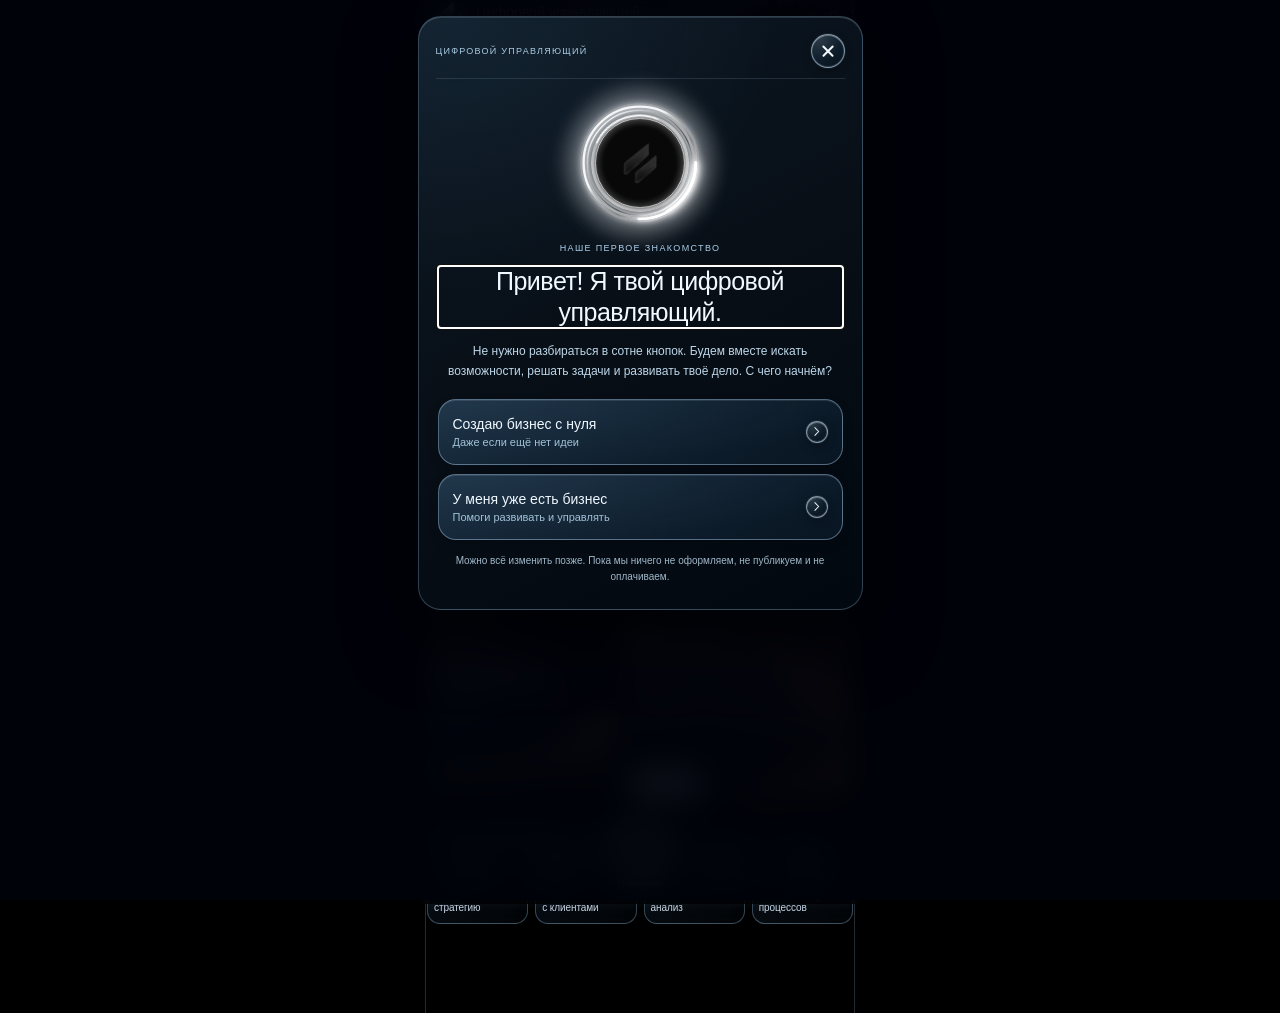
<file: app/index.html>
<!doctype html>
<html lang="ru">
<head>
  <script src="./performance-modes.js?v=1"></script>
  <meta charset="utf-8">
  <meta name="dm-app-build" content="20261014-management-quiet-5">
  <meta name="viewport" content="width=device-width,initial-scale=1,viewport-fit=cover">
  <meta name="theme-color" content="#000000">
  <meta name="apple-mobile-web-app-capable" content="yes">
  <meta name="mobile-web-app-capable" content="yes">
  <meta name="apple-mobile-web-app-status-bar-style" content="black-translucent">
  <meta name="apple-mobile-web-app-title" content="Цифровой управляющий">
  <meta name="description" content="Цифровой управляющий — панель управления бизнесом. Разработчик: Цифровой бизнес.">
  <link rel="manifest" href="./manifest.json?v=3">
  <link rel="apple-touch-icon" sizes="192x192" href="./assets/icon-current-192.png?v=1">
  <link rel="icon" type="image/svg+xml" href="./assets/icon-brand.svg?v=1">
  <link rel="stylesheet" href="./style.css?v=669">
  <link rel="stylesheet" href="./dock.css?v=304">
  <link rel="stylesheet" href="./system-ui.css?v=283">
  <link rel="stylesheet" href="./voice-hints.css?v=290">
  <link rel="stylesheet" href="./control-dock.css?v=291">
  <title>Цифровой управляющий — Black Velvet</title>
  <link rel="stylesheet" href="./black-velvet-premium.css?v=294">
  <link rel="stylesheet" href="./unified-quiet-glass.css?v=295">
  <link rel="stylesheet" href="./card-outline-theme.css?v=336">
  <link rel="stylesheet" href="./home-width.css?v=301">
  <link rel="stylesheet" href="./dashboard-reference.css?v=367">
  <link rel="stylesheet" href="./navigation-gestures.css?v=3">
  <link rel="stylesheet" href="./quiet-navigation.css?v=3">
  <link rel="stylesheet" href="./personal-home-tone.css?v=13">
  <link rel="stylesheet" href="./home-design-sync.css?v=4">
  <link rel="stylesheet" href="./management-glyph-showcase.css?v=4">
  <link rel="stylesheet" href="./composer-quiet-actions.css?v=3">
  <link rel="stylesheet" href="./composer-history.css?v=7">
  <link rel="stylesheet" href="./quick-actions-velvet.css?v=13">
  <link rel="stylesheet" href="./notebook-action-menu.css?v=1">
  <link rel="stylesheet" href="./management-home-polish.css?v=6">
  <link rel="stylesheet" href="./management-unified.css?v=6">
  <link rel="stylesheet" href="./management-iphone-dock.css?v=6">
  <link rel="stylesheet" href="./management-dock-choices.css?v=8">
  
  <script src="./navigation-gestures.js?v=6" defer></script>
  <link rel="stylesheet" href="./shared-plasma.css?v=4">
  <script src="./shared-plasma.js?v=4" defer></script>
  <link rel="stylesheet" href="./performance-modes.css?v=2">
  <link rel="stylesheet" href="./workshop.css?v=3">
  <script src="./workshop.js?v=2" defer></script>
  <link rel="stylesheet" href="./digital-trace.css?v=8">
  <script src="./digital-trace.js?v=8" defer></script>
  <link rel="stylesheet" href="./task-journal.css?v=13">
  <link rel="stylesheet" href="./sales.css?v=8">
  <link rel="stylesheet" href="./initiative.css?v=7">
  <link rel="stylesheet" href="./business-journey.css?v=11">
  <link rel="stylesheet" href="./home-widgets.css?v=4">
  <link rel="stylesheet" href="./home-layout.css?v=17">
  <link rel="stylesheet" href="./director-workspace.css?v=3">
  <link rel="stylesheet" href="./director-office.css?v=7">
  <link rel="stylesheet" href="./business-pulse.css?v=6">
  <link rel="stylesheet" href="./tax-control.css?v=4">
  <link rel="stylesheet" href="./card-catalog.css?v=3">
  <link rel="stylesheet" href="./manager-tools.css?v=5">
  <link rel="stylesheet" href="./recommendation-premium.css?v=5">
  <link rel="stylesheet" href="./brand-navigation.css?v=7">

  <link rel="stylesheet" href="./app-design-system.css?v=15">
<script src="./pwa-updates.js?v=1" defer></script>
  <link rel="stylesheet" href="./demo-roman-business.css?v=2">
  <!-- Final scoped Management design layer: deliberately loaded last. -->
  <link rel="stylesheet" href="./apple-reset.css?v=7">
  <link rel="stylesheet" href="./black-velvet-signature.css?v=1">
  <link rel="stylesheet" href="./management-v2.css?v=1">
</head>
<body>
<!-- All pictograms are real independent SVG elements, not fragments of the reference picture. -->
<svg class="icon-defs" aria-hidden="true" xmlns="http://www.w3.org/2000/svg">
  <!-- Inline vector marks: remain visible even if an external SVG was not uploaded to GitHub. -->
  <symbol id="brand-badge" viewBox="0 0 100 100">
<defs>
 <linearGradient id="surface" x1=".05" y1="0" x2=".89" y2="1"><stop stop-color="#141a20"/><stop offset=".52" stop-color="#090d12"/><stop offset="1" stop-color="#040608"/></linearGradient>
 <linearGradient id="silver" x1=".13" y1=".05" x2=".94" y2=".98"><stop stop-color="#ffffff"/><stop offset=".34" stop-color="#e9f2ff"/><stop offset=".67" stop-color="#b4d3f6"/><stop offset="1" stop-color="#6f9bd9"/></linearGradient>
 <linearGradient id="blue" x1=".07" y1=".0" x2=".96" y2=".99"><stop stop-color="#f7fbff"/><stop offset=".25" stop-color="#c0dbfc"/><stop offset=".65" stop-color="#6eaaff"/><stop offset="1" stop-color="#2182f7"/></linearGradient>
</defs>
<rect x="1.5" y="1.5" width="97" height="97" rx="22.5" fill="url(#surface)" stroke="#7d8fa3" stroke-width="1.8"/>
<path d="M14 9Q7 13 7 28" fill="none" stroke="#bbd6e9" stroke-opacity=".11" stroke-width="1"/>

  <path d="M24.4 48.0 62.5 10.0 62.5 37.7 24.4 76.8Z" fill="url(#silver)" stroke="#cedef1" stroke-opacity=".48" stroke-width=".85" stroke-linejoin="round"/>
  <path d="M42.0 73.8 79.7 36.4 79.7 63.5 56.5 88.0 42.0 88.0Z" fill="url(#blue)" stroke="#8fcbff" stroke-opacity=".55" stroke-width=".85" stroke-linejoin="round"/>
</symbol>
  <!-- Card contours use the same proven objectBoundingBox SVG method as
       the original Digital Business developerCardClip. -->
  <clipPath id="metricClientsClip" clipPathUnits="objectBoundingBox"><path d="M .100 .008 H .900 C .955 .008 .992 .060 .992 .174 V .778 C .992 .808 .981 .828 .960 .835 L .928 .835 C .892 .835 .871 .846 .852 .873 C .832 .901 .826 .933 .815 .955 C .804 .979 .785 .992 .758 .992 H .100 C .045 .992 .008 .945 .008 .827 V .174 C .008 .060 .045 .008 .100 .008 Z"/></clipPath>
  <clipPath id="metricAdviceClip" clipPathUnits="objectBoundingBox"><path d="M .080 .008 H .916 C .970 .008 .992 .048 .992 .101 V .903 C .992 .962 .964 .992 .908 .992 H .084 C .035 .992 .008 .955 .008 .913 V .107 C .008 .048 .030 .008 .080 .008 Z"/></clipPath>
  <!-- Single source of truth for the asymmetric developer-card outline. -->
  <clipPath id="developerCardClip" clipPathUnits="objectBoundingBox"><path d="M .087 .006 C .036 .006 .006 .049 .006 .113 L .006 .442 C .006 .506 .029 .547 .088 .56 C .151 .572 .169 .61 .169 .685 L .169 .891 C .169 .964 .209 .994 .276 .994 L .915 .994 C .966 .994 .994 .964 .994 .904 L .994 .107 C .994 .043 .958 .006 .911 .006 Z"/></clipPath>
  <clipPath id="profileCardClip" clipPathUnits="objectBoundingBox"><path d="M .087 .006 C .036 .006 .006 .049 .006 .113 L .006 .442 C .006 .506 .029 .547 .088 .56 C .151 .572 .169 .61 .169 .685 L .169 .891 C .169 .964 .209 .994 .276 .994 L .915 .994 C .966 .994 .994 .964 .994 .904 L .994 .107 C .994 .043 .958 .006 .911 .006 Z" transform="translate(1 0) scale(-1 1)"/></clipPath>
  <symbol id="ic-cube" viewBox="0 0 24 24"><path d="m12 2 9 5v10l-9 5-9-5V7zM3 7l9 5 9-5M12 12v10"/></symbol>
  <symbol id="ic-crown" viewBox="0 0 24 24"><path d="M2.5 7.5 6.5 12l5.5-7 5.5 7 4-4.5-2 12h-15zM5.5 21h13"/></symbol>
  <symbol id="ic-chevron" viewBox="0 0 24 24"><path d="m9 5 7 7-7 7"/></symbol>
  <symbol id="ic-chevron-back" viewBox="0 0 24 24"><path d="m14.5 5-7 7 7 7"/></symbol>
  <symbol id="ic-home" viewBox="0 0 24 24"><path d="m2.8 10 9.2-7.3 9.2 7.3v10.6H14v-7h-4v7H2.8z"/></symbol>
  <symbol id="ic-grid" viewBox="0 0 24 24"><rect x="2.7" y="2.7" width="7.3" height="7.3" rx="1.35"/><rect x="14" y="2.7" width="7.3" height="7.3" rx="1.35"/><rect x="2.7" y="14" width="7.3" height="7.3" rx="1.35"/><rect x="14" y="14" width="7.3" height="7.3" rx="1.35"/></symbol><symbol id="ic-chat" viewBox="0 0 24 24"><path d="M20.5 11.5a8.4 8.4 0 0 1-8.6 8.3c-1.6 0-3.2-.5-4.5-1.3L3 20l1.6-4.2A8.4 8.4 0 1 1 20.5 11.5Z"/><path d="M7.8 11.6h8.4M7.8 14.5h5.3"/></symbol>
  
  <symbol id="ic-person" viewBox="0 0 24 24"><circle cx="12" cy="7.2" r="4"/><path d="M4.5 21v-2.1c0-3.4 3.3-5.5 7.5-5.5s7.5 2.1 7.5 5.5V21z"/></symbol>
  <symbol id="ic-users" viewBox="0 0 24 24"><circle cx="9" cy="7" r="3.5"/><path d="M2.7 20v-2c0-2.8 2.8-4.6 6.3-4.6s6.3 1.8 6.3 4.6v2zM16.7 4.5a3.1 3.1 0 0 1 0 5.8M17.3 13.5c3 .15 4.3 1.7 4.3 4.1V20"/></symbol>
  <symbol id="ic-cart" viewBox="0 0 24 24"><path d="M2 3h3l2.6 12h11.7l2.1-8H6"/><circle cx="9.2" cy="20" r="1.15"/><circle cx="18.4" cy="20" r="1.15"/></symbol>
  <symbol id="ic-coins" viewBox="0 0 24 24"><ellipse cx="9" cy="5" rx="6" ry="2.3"/><path d="M3 5v5c0 1.3 2.7 2.5 6 2.5s6-1.2 6-2.5V5M3 10v5c0 1.3 2.7 2.5 6 2.5 1.4 0 2.5-.2 3.5-.6M13 14v5c0 1.2 2 2.2 4.5 2.2S22 20.2 22 19v-5"/><ellipse cx="17.5" cy="14" rx="4.5" ry="2.2"/></symbol>
  <symbol id="ic-bars" viewBox="0 0 24 24"><path d="M5 20v-5M10 20V9M15 20V4M20 20v-8" stroke-width="3" stroke-linecap="round"/></symbol>
  <symbol id="ic-spark" viewBox="0 0 24 24"><path d="M12 1.5 14.8 9 22.5 12l-7.7 3-2.8 7.5L9.2 15 1.5 12l7.7-3z"/></symbol>
  <symbol id="ic-file" viewBox="0 0 24 24"><path d="M5 2.5h9l5 5V21H5zM14 2.5v5h5M8 12h8M8 16h8"/></symbol>
  <symbol id="ic-settings" viewBox="0 0 24 24"><circle cx="12" cy="12" r="3"/><path d="m10 2.8-.6 2.1a7.8 7.8 0 0 0-2.1.9l-2-.9-2.5 2.5.9 2a8 8 0 0 0-.9 2.1l-2.1.6v3.5l2.1.6a8 8 0 0 0 .9 2.1l-.9 2 2.5 2.5 2-.9a8 8 0 0 0 2.1.9l.6 2.1h3.5l.6-2.1a8 8 0 0 0 2.1-.9l2 .9 2.5-2.5-.9-2a8 8 0 0 0 .9-2.1l2.1-.6v-3.5l-2.1-.6a8 8 0 0 0-.9-2.1l.9-2-2.5-2.5-2 .9a8 8 0 0 0-2.1-.9l-.6-2.1z" transform="translate(.25 .25) scale(.95)"/></symbol>
  <symbol id="ic-calendar" viewBox="0 0 24 24"><rect x="3" y="4.5" width="18" height="16.5" rx="2.4"/><path d="M7.5 2v5M16.5 2v5M3 10h18M8 14h.1M12 14h.1M16 14h.1M8 17.5h.1M12 17.5h.1"/></symbol>
  <symbol id="ic-target" viewBox="0 0 24 24"><circle cx="11" cy="13" r="8"/><circle cx="11" cy="13" r="4"/><path d="m11 13 10-10M16.5 3H21v4.5"/></symbol>
  <symbol id="ic-building" viewBox="0 0 24 24"><path d="M4 21V4l10-2v19M14 9h6v12M2 21h20M7.5 7h3M7.5 11h3M7.5 15h3M17 13h1M17 17h1"/></symbol>
  <symbol id="ic-pin" viewBox="0 0 24 24"><path d="M19 10c0 5-7 11.5-7 11.5S5 15 5 10a7 7 0 0 1 14 0z"/><circle cx="12" cy="10" r="2.6"/></symbol>
  <symbol id="ic-arrow" viewBox="0 0 24 24"><path d="M4 12h16m-7-7 7 7-7 7"/></symbol>
  <symbol id="ic-shield" viewBox="0 0 24 24"><path d="m12 2 8.5 3v6.5c0 5.2-3.2 8.8-8.5 10.5-5.3-1.7-8.5-5.3-8.5-10.5V5zM9 12.2l2.2 2.2 4.5-4.7"/></symbol>
  <symbol id="ic-check" viewBox="0 0 24 24"><path d="M4.2 12.2 9.5 17l10.3-10"/></symbol>
  <symbol id="ic-plus" viewBox="0 0 24 24"><path d="M12 4v16M4 12h16"/></symbol>
  <symbol id="mg-rocket" viewBox="0 0 24 24"><path d="M4.5 15.7 8.2 12 12 15.8l-3.7 3.7M8.2 12c.6-3.5 4.1-7.9 11.9-9.2-.5 7.8-5.2 11.5-8.1 13M14.4 9.6h.01M5.2 18.8c-1.8.7-2.6 2.1-2.6 2.1s-.1-2 1.3-3.4M8.2 19.4c-.5 1.6-1.4 2.6-1.4 2.6" /></symbol>
  <symbol id="mg-trending" viewBox="0 0 24 24"><path d="m3 18 7-7 4.1 4.1L22 7M15.3 7H22v6.7"/></symbol>
  <symbol id="mg-analytics" viewBox="0 0 24 24"><path d="M3 19V5M3 19h18M6 15l4.3-5 4.3 3.5L21 5.7M18 5.7h3v3"/></symbol>
  <symbol id="mg-tasks" viewBox="0 0 24 24"><rect x="4" y="3" width="16" height="19" rx="2"/><path d="m7 10 2 2 3-3M13.8 11h3M7 17h10"/></symbol>
</svg>
<div id="app" class="app-shell">
  <div class="screen" id="homeScreen">
    <section class="hero" aria-label="Приветствие и информация о компании">
      <div class="hero-photo" aria-hidden="true"></div>
      <header class="masthead">
        <div class="brand-identity">
          <button class="brand-button" id="openBrand" type="button" aria-label="Показать карточку разработчика Digital Business" aria-expanded="false" aria-controls="openBrandCard">
            <img class="brand-icon" src="./assets/logo-air.png" alt="" aria-hidden="true">
          </button>
          <div class="brand-copy">
            <strong>Цифровой управляющий</strong>
            <small>Ваш бизнес. Под контролем.</small>
          </div>
        </div>
        <div class="header-actions">
          <button class="round-action" id="openProfile" type="button" aria-label="Показать карточку владельца и организации" aria-expanded="false" aria-controls="openProfileCard"><svg class="ico"><use href="#ic-person"/></svg></button>
        </div>
      </header>
      <div class="hero-intro">
        <div class="welcome">
          <h1>Доброе утро,<br><span id="greetingName">Алексей</span></h1>
          <p>Спокойный фокус<br>сегодня создаёт<br>большие результаты<br>завтра.</p>
        </div>
        <button id="openBrandCard" type="button" class="license-preview" hidden aria-label="Открыть паспорт приложения «Цифровой управляющий» и сведения о разработчике Digital Business">
          <svg class="developer-card-outline" viewBox="0 0 1 1" preserveAspectRatio="none" aria-hidden="true"><path d="M .087 .006 C .036 .006 .006 .049 .006 .113 L .006 .442 C .006 .506 .029 .547 .088 .56 C .151 .572 .169 .61 .169 .685 L .169 .891 C .169 .964 .209 .994 .276 .994 L .915 .994 C .966 .994 .994 .964 .994 .904 L .994 .107 C .994 .043 .958 .006 .911 .006 Z" fill="none" stroke="rgba(184,210,227,.76)" stroke-width="1.15" vector-effect="non-scaling-stroke"/></svg>
          <div class="license-top">
            <img class="license-mini-logo" src="./assets/logo-air.png" alt="" aria-hidden="true">
            <div class="license-brand-text"><strong>Digital Business</strong><small>IT · AI Automation</small></div>
            <span class="license-arrow dm-circle-arrow" aria-hidden="true"><svg class="ico mini-chevron" viewBox="0 0 24 24"><use href="#ic-chevron"/></svg></span>
          </div>
          <div class="license-lines">
            <span><svg class="ico"><use href="#ic-cube"/></svg><span>Версия <b id="versionPreview">1.0.0</b></span></span>
            <span><svg class="ico gold"><use href="#ic-crown"/></svg><span>Лицензия <b id="licensePreview">Pro</b></span></span>
            <span class="status-line active-preview"><i class="status-dot"></i><span id="subscriptionPreview">Подписка активна</span></span>
          </div>
          <span class="license-example" aria-hidden="true">образец</span>
        </button>
        <button id="openProfileCard" class="profile-preview" type="button" hidden aria-label="Открыть паспорт компании и данные владельца">
          <svg class="profile-card-outline" viewBox="0 0 1 1" preserveAspectRatio="none" aria-hidden="true">
            <path fill="none" stroke="rgba(184,210,227,.76)" stroke-width="1.15" vector-effect="non-scaling-stroke" d="M .087 .006 C .036 .006 .006 .049 .006 .113 L .006 .442 C .006 .506 .029 .547 .088 .56 C .151 .572 .169 .61 .169 .685 L .169 .891 C .169 .964 .209 .994 .276 .994 L .915 .994 C .966 .994 .994 .964 .994 .904 L .994 .107 C .994 .043 .958 .006 .911 .006 Z" transform="translate(1 0) scale(-1 1)"/>
          </svg>
          <span class="profile-top">
            <span class="profile-mini-logo" aria-hidden="true"><svg class="ico"><use href="#ic-building"/></svg></span>
            <span class="profile-brand-text"><strong id="profilePreviewCompany">Моя компания</strong><small>Карточка организации</small></span>
            <span class="profile-arrow dm-circle-arrow" aria-hidden="true"><svg class="ico" viewBox="0 0 24 24"><use href="#ic-chevron"/></svg></span>
          </span>
          <span class="profile-lines">
            <span><svg class="ico" aria-hidden="true"><use href="#ic-person"/></svg><span id="profilePreviewOwner">Алексей</span></span>
            <span><svg class="ico" aria-hidden="true"><use href="#ic-building"/></svg><span id="profilePreviewIndustry">Услуги</span></span>
            <span class="profile-open-hint">Подробнее о компании</span>
          </span>
        </button>
      </div>
      <div class="timebar" role="group" aria-label="Период аналитики">
        <div class="periods">
          <button class="period selected" data-period="day" type="button" aria-pressed="true">Сегодня</button>
          <button class="period" data-period="week" type="button" aria-pressed="false">Неделя</button>
          <button class="period" data-period="month" type="button" aria-pressed="false">Месяц</button>
          <button class="period" data-period="year" type="button" aria-pressed="false">Год</button>
        </div>
        <button class="date-button" id="openDates" type="button" aria-label="Открыть Мой день" title="Мой день"><svg class="ico"><use href="#ic-calendar"/></svg></button>
      </div>
    </section>
    <main class="dashboard">
      <section class="metric-card revenue-card" data-laser-accent="#56b6ff" role="button" tabindex="0" aria-label="Открыть подробности по выручке">
        <div class="revenue-top"><div><h2 id="revenueLabel">Выручка сегодня</h2><strong class="big-number" id="revenueValue">Нет данных</strong><div class="delta"><span>По вашим записям</span> <small id="revenueCompare"></small></div></div><button class="icon-circle metric-link" data-detail="revenue" aria-label="Подробнее о выручке" type="button"><svg class="ico"><use href="#ic-bars"/></svg></button></div>
        <div class="chart-wrap"><svg id="revenueChart" role="img" aria-label="График выручки" viewBox="0 0 650 124" preserveAspectRatio="none"><defs><linearGradient id="revenueArea" x1="0" x2="0" y1="0" y2="1"><stop offset="0" stop-color="#178dff" stop-opacity=".39"/><stop offset="1" stop-color="#0b519d" stop-opacity="0"/></linearGradient><filter id="lineGlow"><feGaussianBlur stdDeviation="4" result="b"/><feMerge><feMergeNode in="b"/><feMergeNode in="SourceGraphic"/></feMerge></filter></defs><g class="gridlines"><path d="M0 31H650M0 65H650M0 99H650"/><path d="M92 0V124M185 0V124M279 0V124M371 0V124M463 0V124M558 0V124"/></g><path id="revArea" fill="url(#revenueArea)" d=""/><path id="revLine" class="blue-line" d=""/><path id="revFocus" class="focus-stem" d=""/><circle id="revDotGlow" fill="#52b1ff" opacity=".35" r="10"/><circle id="revDot" fill="#dffbff" r="4.6"/></svg><div class="chart-tooltip" id="chartTooltip">Нет записанных сумм</div></div>
        <div class="chart-axis" id="chartAxis"><span>00:00</span><span>04:00</span><span>08:00</span><span>12:00</span><span>16:00</span><span>20:00</span></div>
      </section>
      <section id="dmHomeWidgets" class="dm-home-widgets" aria-label="Мои виджеты" hidden></section>
      <div class="metric-grid">
        <button class="metric-card clients-card" data-laser-accent="#79b8ff" id="clientsCard" type="button" aria-label="Открыть клиентов">
          <div class="tile-heading"><svg class="ico tile-symbol"><use href="#ic-users"/></svg><span>Клиенты</span></div>
          <div class="clients-inner"><div class="donut"><div class="donut-core"><svg class="donut-people" viewBox="0 0 40 32" aria-hidden="true" focusable="false"><circle cx="20" cy="7" r="4.5"/><circle cx="9" cy="12" r="3.4"/><circle cx="31" cy="12" r="3.4"/><path d="M11 29c0-7 3.8-11 9-11s9 4 9 11Z"/><path d="M5 28c0-5.3 2.1-8.5 6.9-9.1M35 28c0-5.3-2.1-8.5-6.9-9.1"/></svg><strong id="clientTotal">0</strong><small>за период</small></div></div><div class="donut-legend"><div><i class="legend-dot new"></i><span>Обращения</span><b>0</b></div><div><i class="legend-dot active"></i><span>Активные*</span><b>—</b></div><div><i class="legend-dot repeat"></i><span>Повторные*</span><b>—</b></div></div></div>
        </button>
        <!-- Independent edge: not clipped by the Clients card, and below gold in stacking. -->
        <svg class="bv-clients-edge" viewBox="0 0 1 1" preserveAspectRatio="none" aria-hidden="true" focusable="false"><path d="M .100 .008 H .900 C .955 .008 .992 .060 .992 .174 V .778 C .992 .808 .981 .828 .960 .835 L .928 .835 C .892 .835 .871 .846 .852 .873 C .832 .901 .826 .933 .815 .955 C .804 .979 .785 .992 .758 .992 H .100 C .045 .992 .008 .945 .008 .827 V .174 C .008 .060 .045 .008 .100 .008 Z" fill="none" vector-effect="non-scaling-stroke" stroke-linejoin="round"/></svg>
        <button class="metric-card orders-card" data-laser-accent="#86caff" id="ordersCard" type="button" aria-label="Открыть продажи">
          <div class="tile-heading"><svg class="ico tile-symbol"><use href="#ic-cart"/></svg><span>Продажи</span></div>
          <div class="orders-inner"><div><strong class="tile-number" id="ordersValue">0</strong><div class="delta small">Отмечено покупок</div></div><div class="bargraph" aria-hidden="true"><i style="--h:18%"></i><i style="--h:26%"></i><i style="--h:35%"></i><i style="--h:43%"></i><i style="--h:57%"></i><i style="--h:52%"></i><i style="--h:67%"></i><i style="--h:76%"></i><i style="--h:89%"></i><i style="--h:98%"></i></div></div>
        </button>
        <button class="metric-card profit-card" data-laser-accent="#ffcf8d" data-detail="profit" type="button" aria-label="Подробнее о прибыли">
          <div class="tile-heading"><svg class="ico tile-symbol gold"><use href="#ic-coins"/></svg><span>Прибыль</span></div>
          <strong class="profit-number" id="profitValue">Нет данных</strong><div class="delta small">Требуется полный учёт расходов</div>
          <svg class="profit-chart" viewBox="0 0 260 95" preserveAspectRatio="none" aria-hidden="true"><defs><linearGradient id="goldArea" x1="0" y1="0" x2="0" y2="1"><stop offset="0" stop-color="#ffaa55" stop-opacity=".62"/><stop offset=".56" stop-color="#e7a35d" stop-opacity=".16"/><stop offset="1" stop-color="#e59542" stop-opacity="0"/></linearGradient><filter id="profitGoldBloom" x="-15%" y="-45%" width="140%" height="190%"><feGaussianBlur stdDeviation="3.7"/></filter></defs><path d="M0 87 C21 84 38 68 61 72 S87 83 109 73 C128 62 143 66 160 59 S189 48 207 37 C230 21 233 9 260 6 L260 95H0Z" fill="url(#goldArea)"/><path d="M0 87 C21 84 38 68 61 72 S87 83 109 73 C128 62 143 66 160 59 S189 48 207 37 C230 21 233 9 260 6" stroke="#ffb759" stroke-width="8" opacity=".63" fill="none" filter="url(#profitGoldBloom)"/><path d="M0 87 C21 84 38 68 61 72 S87 83 109 73 C128 62 143 66 160 59 S189 48 207 37 C230 21 233 9 260 6" stroke="#ffcf8d" stroke-width="2.15" stroke-linecap="round" fill="none"/><circle cx="260" cy="6" r="6.1" fill="#ffe6b9"/><circle cx="260" cy="6" r="11" opacity=".35" fill="#ffad61" filter="url(#profitGoldBloom)"/></svg>
        </button>
        <section class="metric-card recommendation-card" data-card-signal="attention" data-laser-accent="#f6ba75" aria-label="Рекомендация управляющего">
          <svg class="bv-metric-shape-outline bv-gold-shape-outline" viewBox="0 0 1 1" preserveAspectRatio="none" aria-hidden="true" focusable="false"><path d="M .080 .008 H .916 C .970 .008 .992 .048 .992 .101 V .903 C .992 .962 .964 .992 .908 .992 H .084 C .035 .992 .008 .955 .008 .913 V .107 C .008 .048 .030 .008 .080 .008 Z" fill="none" stroke-width="1" vector-effect="non-scaling-stroke"/></svg>
          <svg class="recommendation-waves" viewBox="0 0 320 225" preserveAspectRatio="none" aria-hidden="true" focusable="false">
 <defs>
  <linearGradient id="recSilkGold" x1="0" y1="0" x2="1" y2="1"><stop offset="0" stop-color="#7b411e" stop-opacity="0"/><stop offset=".42" stop-color="#f6ba75" stop-opacity=".35"/><stop offset=".74" stop-color="#fff0c6" stop-opacity=".99"/><stop offset="1" stop-color="#dc7d35" stop-opacity=".10"/></linearGradient>
  <linearGradient id="recWarmGold" x1="0" y1="0" x2="1" y2="0"><stop offset="0" stop-color="#9a4b1d" stop-opacity="0"/><stop offset=".50" stop-color="#f9a34e" stop-opacity=".53"/><stop offset=".78" stop-color="#ffcc87" stop-opacity=".95"/><stop offset="1" stop-color="#ffdfac" stop-opacity=".1"/></linearGradient>
  <filter id="recommendationGoldBloom" x="-50%" y="-75%" width="210%" height="250%"><feGaussianBlur stdDeviation="5"/></filter>
 </defs>
 <path d="M154 -44 C212 43 253 64 320 104 S350 157 295 185" fill="none" stroke="#ffa64d" stroke-width="18" opacity=".36" filter="url(#recommendationGoldBloom)"/>
 <path d="M154 -44 C212 43 253 64 320 104 S350 157 295 185" fill="none" stroke="url(#recSilkGold)" stroke-width="3.5" opacity=".89"/>
 <path d="M162 -24 C221 61 262 76 323 122 S334 167 280 212" fill="none" stroke="url(#recWarmGold)" stroke-width="2.3" opacity=".83"/>
 <path d="M330 -16 C295 51 227 74 271 104 C314 132 354 148 286 181 S183 191 175 246" fill="none" stroke="#ffa752" stroke-width="16" opacity=".30" filter="url(#recommendationGoldBloom)"/>
 <path d="M330 -16 C295 51 227 74 271 104 C314 132 354 148 286 181 S183 191 175 246" fill="none" stroke="url(#recSilkGold)" stroke-width="2.1" opacity=".85"/>
 <path d="M332 62 C271 96 268 123 315 149 S277 189 242 214 S218 239 212 256" fill="none" stroke="url(#recWarmGold)" stroke-width="1.6" opacity=".79"/>
 <path d="M328 174 C286 190 267 205 259 250" fill="none" stroke="#ffce8d" stroke-width="1.1" opacity=".65"/>
</svg>
          <div class="recommendation-top"><svg class="ico spark-icon"><use href="#ic-spark"/></svg><span>Рекомендация<br>от управляющего</span></div>
          <p class="advice-head">Есть потенциал для роста<br>в рекламных каналах.</p><p class="advice-body">Увеличьте бюджет на 20% — прогнозируемый рост выручки до +35% в течение 30 дней.</p>
          <button class="advice-cta" id="openAdvice" type="button">Посмотреть план <svg class="ico"><use href="#ic-arrow"/></svg></button>
        </section>
      </div>
      <section class="shortcuts" aria-label="Отделы управляющего: стратегия, клиенты, финансы, процессы"><div class="shortcut-grid">
        <button class="shortcut" data-action="strategy" type="button"><svg class="ico shortcut-icon blue"><use href="#ic-target"/></svg><span>Создать<br>стратегию</span></button>
        <button class="shortcut" data-action="clients" type="button"><svg class="ico shortcut-icon blue"><use href="#ic-users"/></svg><span>Работа<br>с клиентами</span></button>
        <button class="shortcut" data-action="finance" type="button"><svg class="ico shortcut-icon cyan"><use href="#ic-file"/></svg><span>Финансовый<br>анализ</span></button>
        <button class="shortcut" data-action="automation" type="button"><svg class="ico shortcut-icon gold"><use href="#ic-settings"/></svg><span>Автоматизация<br>процессов</span></button>
      </div></section>
    </main>
  </div>
  <div class="screen secondary-screen" id="assistantScreen" hidden><header class="subhead"><img class="brand-icon" src="./assets/logo-air.png" alt="" aria-hidden="true"><div><small>Цифровой управляющий</small><h1>Помощник</h1></div><button id="assistantReturnHome" class="assistant-home-return" type="button" aria-label="Вернуться на главную" title="На главную"><svg class="ico" aria-hidden="true"><use href="#ic-chevron-back"/></svg></button></header><section class="dm-history" aria-label="История разговоров"><header class="dm-history-head"><div><h2>История чатов</h2><p>Найдите и перечитайте разговор. Чтобы продолжить, нажмите на плазму внизу.</p></div></header><label class="dm-history-search-label" for="dmHistorySearch">Поиск по переписке</label><input id="dmHistorySearch" class="dm-history-search" type="search" placeholder="Название, вопрос или слово из ответа…" autocomplete="off"><div id="dmHistoryList" class="dm-history-list" role="list" aria-live="polite"></div><p id="dmHistoryEmpty" class="dm-history-empty" hidden>Разговоров пока нет. Задайте первый вопрос через плазму внизу.</p></section></div>

  <div class="screen secondary-screen" id="managementScreen" hidden>

    <header class="mg-head">
      <button id="mgBack" type="button" class="mg-back" aria-label="Назад"><svg class="ico" aria-hidden="true"><use href="#ic-chevron-back"/></svg></button>
      <div class="mg-headline"><h1 id="mgTitle">Управление</h1><p id="mgSubtitle">Настройки приложения</p></div>
    </header>
    <div id="mgHome" class="mg-home">
      <div id="mgMenu" class="mg-compact-menu dm-management-v2"><section class="dm-mg-group"><h2 class="dm-mg-group-title">Сэйви и ваши возможности</h2><button type="button" class="mg-row mg-menu-row" data-mg-open="connections"><span class="mg-icon mg-blue"><svg class="ico" aria-hidden="true"><use href="#ic-link"/></svg></span><span class="mg-copy"><strong>Подключения</strong><small>Сервисы и источники данных</small></span><span class="mg-menu-chevron dm-circle-arrow" aria-hidden="true"><svg class="ico"><use href="#ic-chevron"/></svg></span></button><button type="button" class="mg-row mg-menu-row" data-mg-open="profile"><span class="mg-icon mg-blue"><svg class="ico" aria-hidden="true"><use href="#ic-user"/></svg></span><span class="mg-copy"><strong>О вас и вашем деле</strong><small>Знакомство, цели и планы</small></span><span class="mg-menu-chevron dm-circle-arrow" aria-hidden="true"><svg class="ico"><use href="#ic-chevron"/></svg></span></button><button type="button" class="mg-row mg-menu-row" data-mg-open="autopilot"><span class="mg-icon mg-blue"><svg class="ico" aria-hidden="true"><use href="#ic-shield"/></svg></span><span class="mg-copy"><strong>Самостоятельность Сэйви</strong><small>Пилот · Автопилот · Правила</small></span><span class="mg-menu-chevron dm-circle-arrow" aria-hidden="true"><svg class="ico"><use href="#ic-chevron"/></svg></span></button></section><section class="dm-mg-group"><h2 class="dm-mg-group-title">Приложение</h2><button type="button" class="mg-row mg-menu-row" data-mg-open="appearance"><span class="mg-icon mg-blue"><svg class="ico" aria-hidden="true"><use href="#ic-settings"/></svg></span><span class="mg-copy"><strong>Внешний вид</strong><small>Тема, плазма, док и главная</small></span><span class="mg-menu-chevron dm-circle-arrow" aria-hidden="true"><svg class="ico"><use href="#ic-chevron"/></svg></span></button><button type="button" class="mg-row mg-menu-row" data-mg-open="notifications"><span class="mg-icon mg-blue"><svg class="ico" aria-hidden="true"><use href="#ic-bell"/></svg></span><span class="mg-copy"><strong>Уведомления</strong><small>Тихие часы · Рядом люди</small></span><span class="mg-menu-chevron dm-circle-arrow" aria-hidden="true"><svg class="ico"><use href="#ic-chevron"/></svg></span></button><button type="button" class="mg-row mg-menu-row" data-mg-open="security"><span class="mg-icon mg-blue"><svg class="ico" aria-hidden="true"><use href="#ic-shield"/></svg></span><span class="mg-copy"><strong>Безопасность</strong><small>Доступ, разрешения и защита</small></span><span class="mg-menu-chevron dm-circle-arrow" aria-hidden="true"><svg class="ico"><use href="#ic-chevron"/></svg></span></button><button type="button" class="mg-row mg-menu-row" data-mg-open="backup"><span class="mg-icon mg-blue"><svg class="ico" aria-hidden="true"><use href="#ic-file"/></svg></span><span class="mg-copy"><strong>Данные и резервные копии</strong><small>Хранение и восстановление</small></span><span class="mg-menu-chevron dm-circle-arrow" aria-hidden="true"><svg class="ico"><use href="#ic-chevron"/></svg></span></button></section><section class="dm-mg-group"><h2 class="dm-mg-group-title">SEYVEO</h2><button type="button" class="mg-row mg-menu-row" data-mg-open="subscription"><span class="mg-icon mg-blue"><svg class="ico" aria-hidden="true"><use href="#ic-crown"/></svg></span><span class="mg-copy"><strong>Подписка</strong><small>Тариф и возможности</small></span><span class="mg-menu-chevron dm-circle-arrow" aria-hidden="true"><svg class="ico"><use href="#ic-chevron"/></svg></span></button><button type="button" class="mg-row mg-menu-row" data-mg-open="about"><span class="mg-icon mg-blue"><svg class="ico" aria-hidden="true"><use href="#ic-info"/></svg></span><span class="mg-copy"><strong>О приложении</strong><small>Версия, помощь и обновления</small></span><span class="mg-menu-chevron dm-circle-arrow" aria-hidden="true"><svg class="ico"><use href="#ic-chevron"/></svg></span></button></section></div>
      <section class="mg-main" id="mgHomeLayoutPanel" hidden aria-labelledby="mgMainLabel">
        <div class="mg-main-head"><span class="mg-icon mg-blue mg-grid-icon"><svg class="ico" aria-hidden="true"><use href="#ic-grid"/></svg></span><span class="mg-copy"><strong id="mgMainLabel">Главная</strong><small>Дополнительные инструменты главной страницы.</small><small>Перелистывайте карточки в сторону →</small></span><button type="button" id="mgCarouselNext" class="mg-carousel-nav" aria-controls="mgSwitchGrid" aria-label="Показать следующие карточки" title="Листать карточки"><svg class="ico" aria-hidden="true"><use href="#ic-chevron"/></svg></button></div>
        <div id="mgSwitchGrid" class="mg-switch-grid" aria-label="Карточки главной"><label class="mg-tile mg-tile-silver"><span class="mg-tile-art"><svg class="ico" aria-hidden="true"><use href="#ic-cube"/></svg></span><span class="mg-tile-caption">Бизнес внутри</span><input type="checkbox" data-mg-card="inside" checked><i aria-hidden="true"></i></label>
<label class="mg-tile mg-tile-blue"><span class="mg-tile-art"><svg class="ico" aria-hidden="true"><use href="#mg-analytics"/></svg></span><span class="mg-tile-caption">Картина</span><input type="checkbox" data-mg-card="picture" checked><i aria-hidden="true"></i></label>
<label class="mg-tile mg-tile-pink"><span class="mg-tile-art"><svg class="ico" aria-hidden="true"><use href="#mg-tasks"/></svg></span><span class="mg-tile-caption">Мои дела</span><input type="checkbox" data-mg-card="tasks" checked><i aria-hidden="true"></i></label>
<label class="mg-tile mg-tile-violet"><span class="mg-tile-art"><svg class="ico" aria-hidden="true"><use href="#ic-spark"/></svg></span><span class="mg-tile-caption">Мой день</span><input type="checkbox" data-mg-card="dayWidget"><i aria-hidden="true"></i></label>
<label class="mg-tile mg-tile-blue"><span class="mg-tile-art"><svg class="ico" aria-hidden="true"><use href="#ic-calendar"/></svg></span><span class="mg-tile-caption">Календарь</span><input type="checkbox" data-mg-card="calendarWidget"><i aria-hidden="true"></i></label>
<label class="mg-tile mg-tile-cyan"><span class="mg-tile-art"><svg class="ico" viewBox="0 0 24 24" fill="none" stroke="currentColor" stroke-width="1.6" aria-hidden="true"><path d="M20 6c-4-1-8 1-11 5-2 3-3 6-3 9 6-1 10-3 12-7 1-2 2-5 2-7Z"/><path d="M5 20c3-5 7-7 11-11"/></svg></span><span class="mg-tile-caption">Шаги</span><input type="checkbox" data-mg-card="healthSteps"><i aria-hidden="true"></i></label>
<label class="mg-tile mg-tile-silver"><span class="mg-tile-art"><svg class="ico" viewBox="0 0 24 24" fill="none" stroke="currentColor" stroke-width="1.6" aria-hidden="true"><circle cx="12" cy="12" r="8"/><path d="M12 7v10M7 12h10"/></svg></span><span class="mg-tile-caption">Дыхание</span><input type="checkbox" data-mg-card="breathing"><i aria-hidden="true"></i></label>
<label class="mg-tile mg-tile-blue"><span class="mg-tile-art" aria-hidden="true">✉</span><span class="mg-tile-caption">Входящие</span><input type="checkbox" data-mg-card="inboxWidget"><i aria-hidden="true"></i></label>
<label class="mg-tile mg-tile-violet"><span class="mg-tile-art" aria-hidden="true">✦</span><span class="mg-tile-caption">Штаб директора</span><input type="checkbox" data-mg-card="briefingWidget"><i aria-hidden="true"></i></label>
<label class="mg-tile mg-tile-amber"><span class="mg-tile-art" aria-hidden="true">◈</span><span class="mg-tile-caption">Налоговый контроль</span><input type="checkbox" data-mg-card="taxWidget"><i aria-hidden="true"></i></label></div>
        <p class="mg-card-note">Нажмите на карточку — увидите её описание и предпросмотр. Переключатель управляет только дополнительными виджетами. Четыре основные бизнес-карточки всегда остаются на Главной. «Входящие», «Штаб директора» и «Налоговый контроль» собираются в разделе «Инструменты управляющего». Если все выключены, раздел исчезает. Держите карточку или заголовок раздела пальцем и переносите в нужное место — порядок сохранится автоматически. Основные бизнес-карточки защищены от отключения, изменения размера и разделения на отдельные блоки. Шаги берутся из личного журнала здоровья.</p>
        <button id="mgEditHomeLayout" class="mg-layout-edit-action" type="button"><span class="mg-layout-edit-icon" aria-hidden="true">✥</span><span><strong>Настроить расположение</strong><small>Долгое нажатие и перетаскивание · сохранение автоматически</small></span></button>
      </section>
    </div>
    <section id="mgDetail" class="mg-detail" hidden aria-live="polite"></section>
  </div>
  <section id="digitalTraceScreen" class="screen dm-trace-screen" hidden aria-label="Цифровой след">
  <header class="dm-trace-head"><span class="dm-trace-eyebrow">ЦИФРОВОЙ УПРАВЛЯЮЩИЙ</span>
    <button type="button" id="dmTraceBack" aria-label="Назад к управлению" title="Назад"><svg class="ico" aria-hidden="true"><use href="#ic-chevron-back"/></svg></button>
    <h1>Цифровой след</h1><p>Видеть связи. Замечать важное. Предлагать решение.</p>
  </header>
  <div class="dm-trace-body">
    <section class="dm-trace-hero"><span class="dm-trace-status"><i></i> ОЖИДАЕМ ИСТОЧНИКИ</span>
      <h2>Я собираю картину только из настоящих данных</h2>
      <p>Подключите рабочие источники в разделе «Связи». Без них я не стану придумывать посещения, продажи и изменения рынка.</p>
      <button type="button" id="dmTraceConnections">Настроить связи <svg class="ico" aria-hidden="true"><use href="#ic-chevron"/></svg></button>
    </section>
    <h2 class="dm-trace-section-title">Источники информации</h2>
    <div class="dm-trace-sources" id="dmTraceSources">
      <div><svg class="ico"><use href="#ic-grid"/></svg><span>Сайт и реклама</span><small>Не подключено</small></div>
      <div><svg class="ico"><use href="#ic-chat"/></svg><span>Соцсети и сообщения</span><small>Не подключено</small></div>
      <div><svg class="ico"><use href="#ic-users"/></svg><span>Клиенты и заказы</span><small>Не подключено</small></div>
      <div><svg class="ico"><use href="#ic-coins"/></svg><span>Деньги и платежи</span><small>Не подключено</small></div>
    </div>
    <h2 class="dm-trace-section-title">Что я заметил</h2>
    <div id="dmTraceFindings" aria-live="polite"></div>
    <p class="dm-trace-note">Здесь появятся только подтверждённые события с указанием источника и времени. Для внешних сервисов потребуется защищённое подключение.</p>
  </div>
</section>
</div>
<div class="assistant-live" id="assistantLive" data-mode="idle" hidden aria-label="Световое кольцо помощника"><span class="dm-voice-orb dm-voice-orb-electric" aria-hidden="true"><i class="dm-orb-halo"></i><i class="dm-orb-rim"></i><i class="dm-orb-edge"></i><svg class="dm-orb-spectral" viewBox="0 0 120 120" aria-hidden="true"><defs><linearGradient id="dmLiveElectricStroke" x1="0" y1="0" x2="1" y2="1"><stop offset="0" stop-color="#68bfff"/><stop offset=".22" stop-color="#d7fbff"/><stop offset=".43" stop-color="#2d82ff"/><stop offset=".63" stop-color="#264be5"/><stop offset=".82" stop-color="#a080ff"/><stop offset="1" stop-color="#5960f4"/></linearGradient><linearGradient id="dmLiveElectricInner" x1="0" y1="0" x2="1" y2="1"><stop offset="0" stop-color="#89ceff"/><stop offset=".34" stop-color="#1b6af7"/><stop offset=".62" stop-color="#0b26a7"/><stop offset=".87" stop-color="#b394ff"/><stop offset="1" stop-color="#376eff"/></linearGradient></defs><circle cx="60" cy="60" r="53" fill="none" stroke="#3564ec" stroke-width=".65" opacity=".42"/><circle cx="60" cy="60" r="50.5" fill="none" stroke="url(#dmLiveElectricStroke)" stroke-width="2.1" opacity=".9"/><circle cx="60" cy="60" r="47" fill="none" stroke="url(#dmLiveElectricInner)" stroke-width="1.1" opacity=".83"/><circle class="dm-orb-arc dm-arc-ice" cx="60" cy="60" r="50.5" fill="none" stroke="#c5efff" stroke-width="2.05" stroke-linecap="round" stroke-dasharray="80 238"/><circle class="dm-orb-arc dm-arc-violet" cx="60" cy="60" r="50" fill="none" stroke="#d2aaff" stroke-width="2.15" stroke-linecap="round" stroke-dasharray="53 261"/></svg></span></div>
  <!-- The quiet glass composer unfolds beside the original plasma; it has NO substitute send/microphone buttons. -->
  <section class="dm-chat-panel" id="plasmaChatPanel" aria-label="Общение с цифровым управляющим" aria-hidden="true" hidden>
    <div id="plasmaChatLog" class="dm-chat-log" aria-live="polite" aria-relevant="additions text" role="log" hidden></div>
    <p id="plasmaChatHint" class="dm-chat-hint" role="status" aria-live="polite" hidden></p>
    <form id="plasmaChatForm" class="dm-chat-compose" aria-label="Написать помощнику">
      <div class="dm-chat-edit-tools">
        <span class="dm-chat-draft-title" id="plasmaComposerTitle">Сообщение или текст</span>
        <button id="plasmaOpenChat" class="dm-chat-history-trigger" type="button" aria-label="История чатов — найти разговор" title="Найти разговор"><svg viewBox="0 0 24 24" aria-hidden="true"><path d="M4.5 9.2a8 8 0 1 1-.2 5.7"/><path d="M4.5 4.6v4.8h4.8M12 7.6V12l3 2"/></svg><span>История чата</span></button>
        <div class="dm-chat-edit-buttons">
          <button type="button" id="plasmaExpandDraft" aria-label="Развернуть чат" aria-expanded="false" title="Развернуть чат"><svg viewBox="0 0 24 24" aria-hidden="true"><path d="M13.5 4H20v6.5M20 4l-7.5 7.5M10.5 20H4v-6.5M4 20l7.5-7.5"/></svg></button>
          <button type="button" id="plasmaClose" aria-label="Закрыть ввод" title="Закрыть"><svg viewBox="0 0 24 24" aria-hidden="true"><path d="M8 8l8 8M16 8l-8 8"/></svg></button>
        </div>
      </div>
      <label class="sr-only" for="plasmaChatInput">Написать сообщение помощнику</label>
      <textarea id="plasmaChatInput" rows="1" maxlength="30000" spellcheck="true" placeholder="Напишите сообщение…" aria-label="Сообщение помощнику"></textarea>
      <div class="dm-chat-draft-foot">
        <span id="plasmaDraftInfo" role="status" aria-live="polite">Черновик сохранится на этом устройстве.</span>
        <button id="plasmaClearDraft" type="button">Очистить</button>
      </div>
      <section class="dm-draft-actions" aria-label="Что сделать с текстом">
        <div class="dm-draft-actions-heading"><strong>Куда отправим мысль?</strong><small>Решает автор ✦</small></div>
        <div class="dm-draft-actions-grid">
          <button type="button" data-draft-action="ask" title="Обратиться к цифровому помощнику" aria-label="Спросить помощника"><svg class="dm-assistant-plasma-mark" viewBox="0 0 24 24" aria-hidden="true"><rect x="9" y="3.6" width="6" height="11.5" rx="3"/><path d="M6.1 11.4a5.9 5.9 0 0 0 11.8 0M12 17.3V21M8.4 21h7.2"/></svg><span>Спросить помощника</span></button>
          <button type="button" data-draft-action="documents" title="Открыть раздел «Документы»" aria-label="Открыть документы"><svg viewBox="0 0 24 24" aria-hidden="true"><path d="M7 3.5h7l4 4V20a1 1 0 0 1-1 1H7a2 2 0 0 1-2-2V5.5a2 2 0 0 1 2-2Z"/><path d="M14 3.5V8h4M8.5 12h7M8.5 15.5h7"/></svg><span>Документы</span></button>
          <button type="button" data-draft-action="notebook" aria-controls="plasmaNotebookMenu" aria-expanded="false" title="Блокнот: сохранить или посмотреть записи" aria-label="Блокнот: открыть действия"><svg viewBox="0 0 24 24" aria-hidden="true"><rect x="5.1" y="3" width="13.8" height="18" rx="2"/><path d="M9 3v18M12 8h4M12 12h4"/></svg><span>Блокнот</span></button>
          <button type="button" data-draft-action="email" title="Создать письмо в почте" aria-label="Создать черновик письма"><svg viewBox="0 0 24 24" aria-hidden="true"><rect x="3" y="5.5" width="18" height="13" rx="2.1"/><path d="m4 7 8 6 8-6"/></svg><span>Почта</span></button>
          <button type="button" data-draft-action="share" title="Поделиться через приложения" aria-label="Поделиться через приложения"><svg viewBox="0 0 24 24" aria-hidden="true"><path d="M12 16V3m-5 5 5-5 5 5M5 12v7a2 2 0 0 0 2 2h10a2 2 0 0 0 2-2v-7"/></svg><span>Обмен</span></button>
          <button type="button" data-draft-action="download" title="Скачать текст файлом" aria-label="Скачать текст файлом"><svg viewBox="0 0 24 24" aria-hidden="true"><path d="M12 3v12m-5-5 5 5 5-5M4.5 17.5v2a1.5 1.5 0 0 0 1.5 1.5h12a1.5 1.5 0 0 0 1.5-1.5v-2"/></svg><span>Файл</span></button>
          <button type="button" data-draft-action="copy" title="Копировать текст" aria-label="Копировать текст"><svg viewBox="0 0 24 24" aria-hidden="true"><rect x="7.5" y="7.5" width="12.5" height="13" rx="2"/><path d="M16.5 7V5.3A2.3 2.3 0 0 0 14.2 3H5.3A2.3 2.3 0 0 0 3 5.3v9a2.3 2.3 0 0 0 2.3 2.3H7"/></svg><span>Копия</span></button>
          <button type="button" data-draft-action="print" title="Распечатать весь текст" aria-label="Распечатать весь текст"><svg viewBox="0 0 24 24" aria-hidden="true"><path d="M7 8V3h10v5M6 17H4.5A2.5 2.5 0 0 1 2 14.5v-4A2.5 2.5 0 0 1 4.5 8h15A2.5 2.5 0 0 1 22 10.5v4a2.5 2.5 0 0 1-2.5 2.5H18"/><path d="M7 14h10v7H7zM18 11.4h.01"/></svg><span>Печать</span></button>
        </div>
        <section id="plasmaNotebookMenu" class="dm-notebook-menu" hidden aria-label="Действия с блокнотом">
          <div class="dm-notebook-menu-actions">
            <button type="button" id="plasmaSaveNote" aria-label="Сохранить текущий текст в блокнот">Сохранить текст</button>
            <button type="button" id="plasmaSavedNotesToggle" aria-controls="plasmaSavedNotes" aria-expanded="false">Мои записи <span id="plasmaSavedNotesCount"></span></button>
            <a href="./myday.html?view=notes" class="dm-notebook-open" title="Открыть блокнот в разделе «Мой день»">Открыть в «Мой день» ↗</a>
          </div>
          <div id="plasmaSavedNotes" class="dm-draft-notes" hidden aria-label="Заметки из блокнота «Мой день»"></div>
        </section>
        <div class="dm-draft-actions-meta">
          <small>Ничего не отправляется автоматически</small>
        </div>
        <p id="plasmaActionStatus" class="dm-draft-status" role="status" aria-live="polite" hidden></p>
      </section>
    </form>
  </section>
  <!-- Four compact assistant actions, shared by both dock modes. -->
  <div id="dockQuickActions" class="dock-quick-actions" role="group" aria-label="Быстрые действия помощника" hidden>
    <button type="button" id="dockOpenHome" aria-label="Главная" title="Главная"><svg class="ico" aria-hidden="true"><use href="#ic-home"/></svg></button>
    <button type="button" id="dockOpenChat" aria-label="Написать помощнику" title="Чат"><svg class="ico" aria-hidden="true"><use href="#ic-chat"/></svg></button>
    <button type="button" id="dockOpenAttention" aria-label="Центр внимания" title="Центр внимания"><svg class="ico" viewBox="0 0 24 24" aria-hidden="true"><path d="M18 8a6 6 0 0 0-12 0c0 7-3 7-3 9h18c0-2-3-2-3-9ZM10 21h4"/></svg><span id="dmAttentionDot" class="dm-attention-dot" hidden></span></button>
    <button type="button" id="dockOpenManage" aria-label="Управление" title="Управление"><svg class="ico" aria-hidden="true"><use href="#ic-grid"/></svg></button>
  </div>
  <section id="dmAttentionPanel" class="dm-attention-panel" role="dialog" aria-modal="true" aria-labelledby="dmAttentionTitle" hidden>
    <header class="dm-attention-head"><div><small>ЦИФРОВОЙ УПРАВЛЯЮЩИЙ</small><h2 id="dmAttentionTitle">Центр внимания</h2><p>Важные события в одном месте</p></div><button type="button" id="dmAttentionClose" aria-label="Назад" title="Назад"><svg class="ico" aria-hidden="true"><use href="#ic-chevron-back"/></svg></button></header>
    <div class="dm-attention-filters" role="group" aria-label="Фильтр событий"><button type="button" data-attention-filter="all" aria-pressed="true">Все</button><button type="button" data-attention-filter="attention" aria-pressed="false">Важное</button><button type="button" data-attention-filter="mail" aria-pressed="false">Письма</button><button type="button" data-attention-filter="calendar" aria-pressed="false">Календарь</button></div>
    <div id="dmAttentionList" class="dm-attention-list" aria-live="polite"></div>
    <p class="dm-attention-foot">Почта и внешние календари пока не подключены. Здесь отображаются только полученные приложением события.</p>
  </section>
  <div id="dockHiddenControls" class="dock-hidden-controls" hidden><button type="button" id="dockLauncher" class="dock-launcher" aria-label="Открыть действия помощника" aria-expanded="false" aria-controls="dockQuickActions plasmaChatPanel"><span class="dm-voice-orb dm-voice-orb-electric dm-launcher-plasma" aria-hidden="true"><i class="dm-orb-halo"></i><i class="dm-orb-rim"></i><i class="dm-orb-edge"></i><svg class="dm-orb-spectral" viewBox="0 0 120 120" aria-hidden="true"><defs><linearGradient id="dmLauncherElectricStroke" x1="0" y1="0" x2="1" y2="1"><stop offset="0" stop-color="#68bfff"/><stop offset=".22" stop-color="#d7fbff"/><stop offset=".43" stop-color="#2d82ff"/><stop offset=".63" stop-color="#264be5"/><stop offset=".82" stop-color="#a080ff"/><stop offset="1" stop-color="#5960f4"/></linearGradient><linearGradient id="dmLauncherElectricInner" x1="0" y1="0" x2="1" y2="1"><stop offset="0" stop-color="#89ceff"/><stop offset=".34" stop-color="#1b6af7"/><stop offset=".62" stop-color="#0b26a7"/><stop offset=".87" stop-color="#b394ff"/><stop offset="1" stop-color="#376eff"/></linearGradient></defs><circle cx="60" cy="60" r="53" fill="none" stroke="#3564ec" stroke-width=".65" opacity=".42"/><circle cx="60" cy="60" r="50.5" fill="none" stroke="url(#dmLauncherElectricStroke)" stroke-width="2.1" opacity=".9"/><circle cx="60" cy="60" r="47" fill="none" stroke="url(#dmLauncherElectricInner)" stroke-width="1.1" opacity=".83"/><circle class="dm-orb-arc dm-arc-ice" cx="60" cy="60" r="50.5" fill="none" stroke="#c5efff" stroke-width="2.05" stroke-linecap="round" stroke-dasharray="80 238"/><circle class="dm-orb-arc dm-arc-violet" cx="60" cy="60" r="50" fill="none" stroke="#d2aaff" stroke-width="2.15" stroke-linecap="round" stroke-dasharray="53 261"/></svg></span></button></div>
  <nav class="bottom-nav" data-layout="five" data-mode="idle" aria-label="Главная навигация">
    <!-- Single continuous velvet dock: low, softly curved crest from the approved reference. -->
    <svg class="nav-shell" viewBox="0 0 430 116" preserveAspectRatio="none" aria-hidden="true">
      <defs>
        <linearGradient id="navSurface" x1="0" y1="0" x2="0" y2="1">
          <stop offset="0" stop-color="#14202d" stop-opacity=".82"/>
          <stop offset=".42" stop-color="#07111a" stop-opacity=".80"/>
          <stop offset="1" stop-color="#010204" stop-opacity=".90"/>
        </linearGradient>
        <radialGradient id="navAmbient" gradientUnits="userSpaceOnUse" cx="215" cy="12" r="142" gradientTransform="translate(0,-4) scale(1,.52)">
          <stop offset="0" class="nav-glow-stop" stop-opacity=".19"/>
          <stop offset=".52" class="nav-glow-stop" stop-opacity=".045"/>
          <stop offset="1" class="nav-glow-stop" stop-opacity="0"/>
        </radialGradient>
        <linearGradient id="navTopRim" x1="0" y1="0" x2="0" y2="1">
          <stop offset="0" stop-color="#d5e9fa" stop-opacity=".52"/>
          <stop offset="1" stop-color="#8aa8c4" stop-opacity=".10"/>
        </linearGradient>
        <linearGradient id="navLightTrace" x1="0" y1="0" x2="1" y2="0">
          <stop offset="0" class="nav-glow-stop" stop-opacity="0"/>
          <stop offset=".3" class="nav-glow-stop" stop-opacity=".10"/>
          <stop offset=".5" class="nav-glow-stop" stop-opacity=".62"/>
          <stop offset=".7" class="nav-glow-stop" stop-opacity=".10"/>
          <stop offset="1" class="nav-glow-stop" stop-opacity="0"/>
        </linearGradient>
        <filter id="navDiffusedRim" x="-10%" y="-300%" width="120%" height="700%">
          <feGaussianBlur stdDeviation="3"/>
        </filter>
      </defs>
      <!-- Balanced, gently taller crest with mirrored left/right geometry. -->
      <path id="navCrest" d="M0 50 C0 30 36 16 94 16 H133 C170 16 183 8 198 -1 C209 -8 221 -8 232 -1 C247 8 260 16 297 16 H336 C394 16 430 30 430 50 V116 H0 Z" fill="url(#navSurface)"/>
      <path d="M0 50 C0 30 36 16 94 16 H133 C170 16 183 8 198 -1 C209 -8 221 -8 232 -1 C247 8 260 16 297 16 H336 C394 16 430 30 430 50 V116 H0 Z" fill="url(#navAmbient)"/>
      <path d="M0 50 C0 30 36 16 94 16 H133 C170 16 183 8 198 -1 C209 -8 221 -8 232 -1 C247 8 260 16 297 16 H336 C394 16 430 30 430 50" fill="none" stroke="url(#navLightTrace)" stroke-width="6" opacity=".33" filter="url(#navDiffusedRim)" vector-effect="non-scaling-stroke"/>
      <path d="M0 50 C0 30 36 16 94 16 H133 C170 16 183 8 198 -1 C209 -8 221 -8 232 -1 C247 8 260 16 297 16 H336 C394 16 430 30 430 50" fill="none" stroke="url(#navTopRim)" stroke-width="1.05" vector-effect="non-scaling-stroke"/>
      <path d="M0 50 C0 30 36 16 94 16 H133 C170 16 183 8 198 -1 C209 -8 221 -8 232 -1 C247 8 260 16 297 16 H336 C394 16 430 30 430 50" fill="none" stroke="url(#navLightTrace)" stroke-width=".8" vector-effect="non-scaling-stroke"/>
    </svg>
    <button class="nav-item nav-quick" id="tabClients" type="button" aria-label="Открыть клиентов">
      <svg class="ico nav-ico" aria-hidden="true"><use href="#ic-users"/></svg>
      <span class="nav-label">Клиенты</span>
      <i class="nav-underline" aria-hidden="true"></i>
    </button>
    <button class="nav-item nav-quick" id="tabDay" type="button" aria-label="Открыть Мой день">
      <svg class="ico nav-ico" aria-hidden="true"><use href="#ic-calendar"/></svg>
      <span class="nav-label">Мой день</span>
      <i class="nav-underline" aria-hidden="true"></i>
    </button>
    <button class="nav-item assistant-tab" id="tabAssistant" data-tab="assistant" data-mode="idle" type="button" aria-label="Помощник — готов" aria-expanded="false" aria-controls="dockQuickActions plasmaChatPanel">
      <span class="assistant-socket" aria-hidden="true">
        <span class="dm-voice-orb dm-voice-orb-electric dm-dock-plasma" aria-hidden="true"><i class="dm-orb-halo"></i><i class="dm-orb-rim"></i><i class="dm-orb-edge"></i><svg class="dm-orb-spectral" viewBox="0 0 120 120" aria-hidden="true"><defs><linearGradient id="dmDockElectricStroke" x1="0" y1="0" x2="1" y2="1"><stop offset="0" stop-color="#68bfff"/><stop offset=".22" stop-color="#d7fbff"/><stop offset=".43" stop-color="#2d82ff"/><stop offset=".63" stop-color="#264be5"/><stop offset=".82" stop-color="#a080ff"/><stop offset="1" stop-color="#5960f4"/></linearGradient><linearGradient id="dmDockElectricInner" x1="0" y1="0" x2="1" y2="1"><stop offset="0" stop-color="#89ceff"/><stop offset=".34" stop-color="#1b6af7"/><stop offset=".62" stop-color="#0b26a7"/><stop offset=".87" stop-color="#b394ff"/><stop offset="1" stop-color="#376eff"/></linearGradient></defs><circle cx="60" cy="60" r="53" fill="none" stroke="#3564ec" stroke-width=".65" opacity=".42"/><circle cx="60" cy="60" r="50.5" fill="none" stroke="url(#dmDockElectricStroke)" stroke-width="2.1" opacity=".9"/><circle cx="60" cy="60" r="47" fill="none" stroke="url(#dmDockElectricInner)" stroke-width="1.1" opacity=".83"/><circle class="dm-orb-arc dm-arc-ice" cx="60" cy="60" r="50.5" fill="none" stroke="#c5efff" stroke-width="2.05" stroke-linecap="round" stroke-dasharray="80 238"/><circle class="dm-orb-arc dm-arc-violet" cx="60" cy="60" r="50" fill="none" stroke="#d2aaff" stroke-width="2.15" stroke-linecap="round" stroke-dasharray="53 261"/></svg></span>
      </span>
      <span class="nav-label">Помощник</span>
    </button>
    <button class="nav-item nav-quick" id="tabDocs" type="button" aria-label="Открыть Документы">
      <svg class="ico nav-ico" aria-hidden="true"><use href="#ic-file"/></svg>
      <span class="nav-label">Документы</span>
      <i class="nav-underline" aria-hidden="true"></i>
    </button>
    <button class="nav-item nav-quick" id="tabFinance" type="button" aria-label="Открыть финансовый анализ">
      <svg class="ico nav-ico" aria-hidden="true"><use href="#ic-coins"/></svg>
      <span class="nav-label">Финансы</span>
      <i class="nav-underline" aria-hidden="true"></i>
    </button>
  </nav>
<dialog id="modal" aria-labelledby="dialogTitle"><div class="dialog-inner"><div class="dialog-head"><div><span class="dialog-eyebrow">ЦИФРОВОЙ УПРАВЛЯЮЩИЙ</span><h2 id="dialogTitle">Информация</h2></div><button class="dialog-close" id="closeDialog" type="button" aria-label="Закрыть"><svg class="ico" viewBox="0 0 24 24" aria-hidden="true"><path d="M6 6 18 18M18 6 6 18"/></svg></button></div><div id="dialogContent"></div></div></dialog>
<div class="toast" id="toast" role="status" aria-live="polite" hidden></div>
  <script src="./card-catalog.js?v=3" defer></script>
<script src="./app.js?v=700" defer></script>
  <script src="./voice-hints.js?v=291" defer></script>
<script src="./system-ui.js?v=283" defer></script>
  <script src="./task-journal.js?v=15" defer></script>
  <script src="./sales.js?v=15" defer></script>
  <script src="./business-context.js?v=2" defer></script>
  <script src="./workflow-core.js?v=1" defer></script>
  <script src="./initiative.js?v=14" defer></script>
  <script src="./business-brain.js?v=12" defer></script>
  <script src="./business-location.js?v=1" defer></script>
  <script src="./business-first-result.js?v=3" defer></script>
  <script src="./business-demand-test.js?v=2" defer></script>
  <script src="./idea-explorer.js?v=2" defer></script>
  <script src="./market-scout.js?v=3" defer></script>
  <script src="./market-opportunities.js?v=1" defer></script>
  <script src="./business-journey.js?v=10" defer></script>
  <script src="./home-widgets.js?v=2" defer></script>
  <script src="./director-workspace.js?v=8" defer></script>
  <script src="./tax-control.js?v=8" defer></script>
  <script src="./home-layout.js?v=22" defer></script>
  <script src="./director-office.js?v=14" defer></script>
  <script src="./business-pulse.js?v=12" defer></script>
  <script src="./manager-tools.js?v=5" defer></script>
  <script src="./demo-roman-business.js?v=9" defer></script>
</body>
</html>
</file>
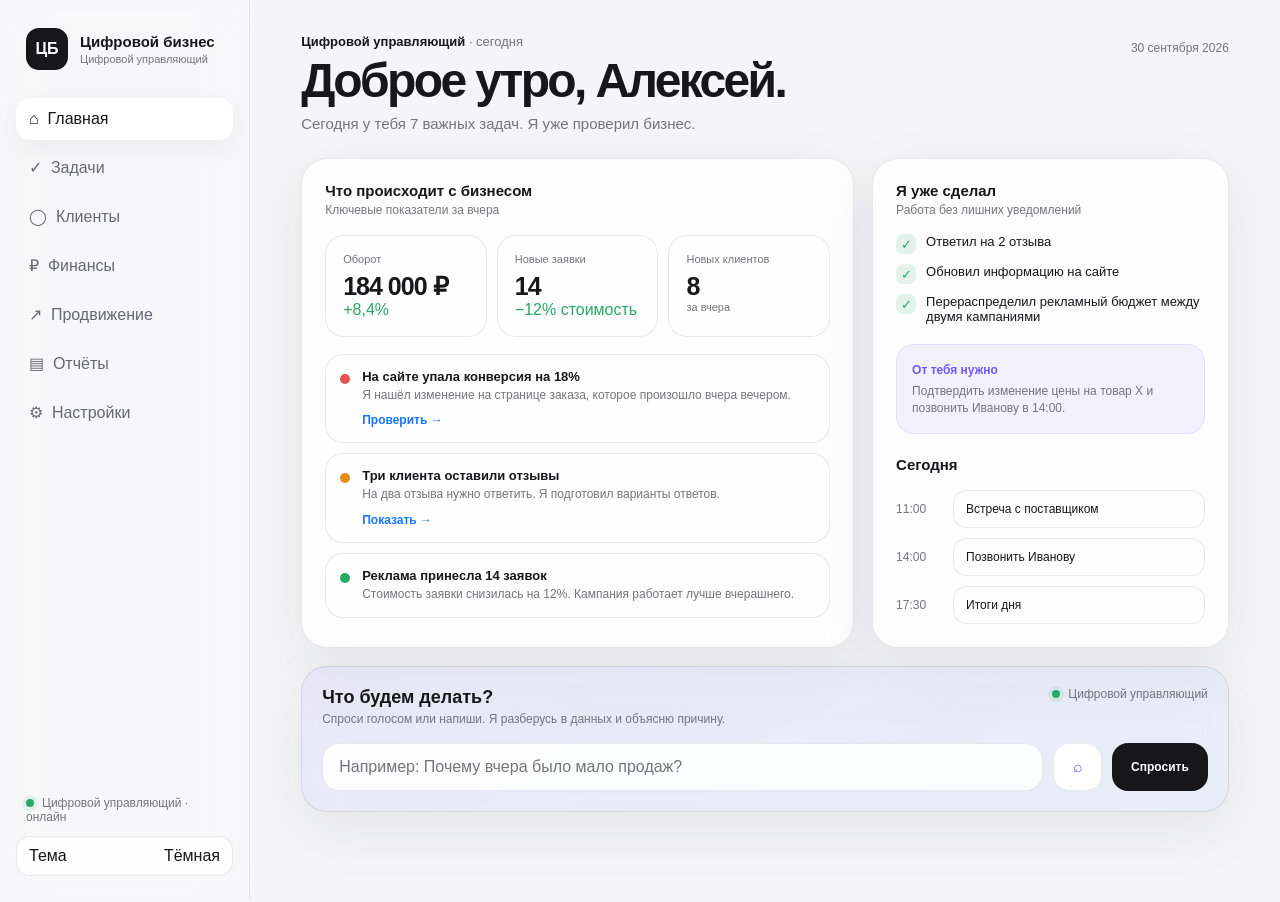
<file: app.html>
<!doctype html>
<html lang="ru">
<head>
<meta charset="utf-8"><meta name="viewport" content="width=device-width,initial-scale=1,viewport-fit=cover">
<meta name="theme-color" content="#f5f5f7"><meta name="description" content="Цифровой управляющий для вашего бизнеса">
<link rel="manifest" href="manifest.json"><title>Цифровой бизнес — Цифровой управляющий</title>
<style>
:root{--bg:#f5f5f7;--panel:rgba(255,255,255,.78);--text:#17171a;--muted:#74747b;--line:rgba(20,20,24,.09);--blue:#1677ff;--purple:#7257ff;--green:#27a866;--orange:#e68a19;--red:#e45151;--shadow:0 18px 55px rgba(30,35,50,.08);--r:26px}*{box-sizing:border-box}html,body{margin:0;min-height:100%;font-family:-apple-system,BlinkMacSystemFont,"SF Pro Display","Segoe UI",sans-serif;background:var(--bg);color:var(--text)}button,input{font:inherit}button{cursor:pointer}.app{min-height:100vh;display:grid;grid-template-columns:250px 1fr}.sidebar{position:sticky;top:0;height:100vh;padding:24px 16px;border-right:1px solid var(--line);background:rgba(248,248,250,.72);backdrop-filter:blur(22px);display:flex;flex-direction:column}.brand{display:flex;align-items:center;gap:12px;padding:4px 10px 28px}.mark{width:42px;height:42px;border-radius:13px;background:#17171a;color:#fff;display:grid;place-items:center;font-weight:700}.brand-title{font-size:15px;font-weight:700}.brand-sub{font-size:11px;color:var(--muted);margin-top:3px}.nav{display:grid;gap:6px}.nav button,.mobile-nav button{border:0;background:transparent;color:#666872;text-align:left;padding:12px 13px;border-radius:14px}.nav button.active{background:#fff;color:var(--text);box-shadow:0 8px 24px rgba(25,30,40,.06)}.online{margin-top:auto;padding:12px 10px;color:var(--muted);font-size:12px}.dot{display:inline-block;width:8px;height:8px;border-radius:50%;background:var(--green);box-shadow:0 0 0 4px rgba(39,168,102,.1);margin-right:8px}.theme{width:100%;border:1px solid var(--line);background:var(--panel);border-radius:14px;padding:10px 12px;color:var(--text);display:flex;justify-content:space-between}.content{padding:34px clamp(20px,4vw,58px) 90px}.top,.grid{max-width:1280px;margin:auto}.top{display:flex;justify-content:space-between;gap:20px;margin-bottom:26px}.eyebrow{font-size:13px;color:var(--muted);margin-bottom:8px}.eyebrow b{color:var(--text)}h1{font-size:clamp(32px,4vw,48px);letter-spacing:-.055em;line-height:1;margin:0 0 10px}.lead{margin:0;color:var(--muted);font-size:15px}.date{font-size:12px;color:var(--muted);padding-top:7px;white-space:nowrap}.grid{display:grid;grid-template-columns:1.55fr 1fr;gap:18px}.card,.ask{background:var(--panel);border:1px solid var(--line);border-radius:var(--r);box-shadow:var(--shadow);backdrop-filter:blur(22px)}.pad{padding:23px}.title{font-size:15px;font-weight:720}.desc{font-size:12px;color:var(--muted);margin-top:4px}.metrics{display:grid;grid-template-columns:repeat(3,1fr);gap:10px;margin-top:18px}.metric{padding:17px;border:1px solid var(--line);border-radius:19px;background:rgba(255,255,255,.48)}.ml{font-size:11px;color:var(--muted)}.mv{font-size:25px;font-weight:760;letter-spacing:-.04em;margin-top:7px}.good{color:var(--green)}.items,.done,.calendar{display:grid;gap:10px;margin-top:17px}.item{display:flex;gap:12px;padding:14px;border:1px solid var(--line);border-radius:18px;background:rgba(255,255,255,.44)}.status{width:10px;height:10px;border-radius:50%;margin-top:5px;flex:none}.red{background:var(--red)}.orange{background:var(--orange)}.green{background:var(--green)}.item-main{flex:1}.item-title{font-size:13px;font-weight:680}.item-text{font-size:12px;color:var(--muted);line-height:1.45;margin-top:3px}.action{margin-top:9px;border:0;background:transparent;color:var(--blue);font-size:12px;padding:0;font-weight:650}.done-row{display:flex;gap:10px;font-size:13px}.check{width:20px;height:20px;border-radius:7px;background:rgba(39,168,102,.12);color:var(--green);display:grid;place-items:center;flex:none}.needs{margin-top:20px;padding:15px;border-radius:18px;background:rgba(114,87,255,.07);border:1px solid rgba(114,87,255,.12)}.needs b{font-size:12px;color:var(--purple)}.needs div{font-size:12px;color:var(--muted);line-height:1.45;margin-top:5px}.event{display:flex;gap:12px;align-items:center}.time{width:45px;font-size:12px;color:var(--muted)}.event-box{flex:1;border:1px solid var(--line);border-radius:14px;padding:11px 12px;font-size:12px;background:rgba(255,255,255,.42)}.ask{grid-column:1/-1;padding:20px;background:linear-gradient(135deg,rgba(114,87,255,.08),rgba(22,119,255,.06))}.ask-head{display:flex;justify-content:space-between;gap:20px}.ask-title{font-size:18px;font-weight:740}.ask-sub{font-size:12px;color:var(--muted);margin-top:4px}.manager{font-size:12px;color:var(--muted);white-space:nowrap}.ask-form{display:flex;gap:10px;margin-top:17px}.ask-input{flex:1;min-width:0;border:1px solid var(--line);background:rgba(255,255,255,.84);border-radius:17px;padding:14px 16px;outline:0}.round,.send{border:0;border-radius:16px}.round{width:49px;background:#fff;border:1px solid var(--line);color:var(--purple)}.send{padding:0 19px;background:var(--text);color:#fff;font-size:12px;font-weight:650}.reply{display:none;margin-top:13px;padding:15px;border-radius:17px;background:#fff;border:1px solid var(--line);font-size:13px;line-height:1.5}.reply.show{display:block}.reply b{display:block;margin-bottom:5px}.reply-actions{display:flex;gap:10px;margin-top:16px;align-items:center}.confirm-action{flex:1;min-height:50px;padding:0 18px;border:0;border-radius:15px;background:linear-gradient(135deg,#17171a,#34343a);color:#fff;font-size:13px;font-weight:700;box-shadow:0 10px 24px rgba(20,20,25,.16);cursor:pointer;transition:.18s ease}.confirm-action:hover{transform:translateY(-1px);box-shadow:0 13px 28px rgba(20,20,25,.2)}.confirm-action:disabled{opacity:.8;cursor:default;transform:none}.later-action{min-height:50px;padding:0 18px;border:1px solid var(--line);border-radius:15px;background:transparent;color:var(--muted);font-size:12px;font-weight:650;cursor:pointer}.result{display:none;margin-top:12px;padding:14px 15px;border-radius:15px;background:rgba(39,168,102,.08);border:1px solid rgba(39,168,102,.16);font-size:13px;line-height:1.5}.result.show{display:block}.result b{margin-bottom:3px}@media(max-width:520px){.reply-actions{flex-direction:column}.confirm-action,.later-action{width:100%}}.mobile-nav{display:none}body.dark{--bg:#111214;--panel:rgba(29,30,34,.78);--text:#f4f4f5;--muted:#a0a1a8;--line:rgba(255,255,255,.09);--shadow:0 20px 60px rgba(0,0,0,.25)}body.dark .sidebar{background:rgba(18,19,22,.76)}body.dark .nav button.active,body.dark .metric,body.dark .item,body.dark .event-box,body.dark .ask-input,body.dark .reply,body.dark .round{background:rgba(255,255,255,.055)}body.dark .mark{background:#f5f5f7;color:#17171a}@media(max-width:900px){.app{display:block}.sidebar{display:none}.content{padding:24px 15px 92px}.grid{grid-template-columns:1fr}.ask{grid-column:auto}.metrics{grid-template-columns:repeat(3,1fr)}.mobile-nav{position:fixed;z-index:20;display:grid;grid-template-columns:repeat(4,1fr);left:10px;right:10px;bottom:10px;padding:7px;border:1px solid var(--line);border-radius:20px;background:rgba(255,255,255,.86);backdrop-filter:blur(22px);box-shadow:0 15px 45px rgba(20,25,35,.15)}.mobile-nav button{text-align:center;padding:8px 3px;font-size:10px}.mobile-nav button.active{color:var(--text);font-weight:700}.date{display:none}}@media(max-width:520px){h1{font-size:34px}.metrics{grid-template-columns:1fr}.ask-form{flex-wrap:wrap}.ask-input{flex-basis:calc(100% - 59px)}.send{height:49px;flex:1}.pad{padding:19px}}
</style>
</head>
<body>
<div class="app">
<aside class="sidebar"><div class="brand"><div class="mark">ЦБ</div><div><div class="brand-title">Цифровой бизнес</div><div class="brand-sub">Цифровой управляющий</div></div></div><nav class="nav"><button class="active">⌂ &nbsp;Главная</button><button>✓ &nbsp;Задачи</button><button>◯ &nbsp;Клиенты</button><button>₽ &nbsp;Финансы</button><button>↗ &nbsp;Продвижение</button><button>▤ &nbsp;Отчёты</button><button>⚙ &nbsp;Настройки</button></nav><div class="online"><span class="dot"></span>Цифровой управляющий · онлайн</div><button class="theme" id="theme">Тема <span id="themeText">Тёмная</span></button></aside>
<main class="content"><header class="top"><div><div class="eyebrow"><b>Цифровой управляющий</b> · сегодня</div><h1>Доброе утро, Алексей.</h1><p class="lead">Сегодня у тебя 7 важных задач. Я уже проверил бизнес.</p></div><div class="date">30 сентября 2026</div></header>
<section class="grid">
<article class="card"><div class="pad"><div class="title">Что происходит с бизнесом</div><div class="desc">Ключевые показатели за вчера</div><div class="metrics"><div class="metric"><div class="ml">Оборот</div><div class="mv">184 000 ₽</div><div class="good">+8,4%</div></div><div class="metric"><div class="ml">Новые заявки</div><div class="mv">14</div><div class="good">−12% стоимость</div></div><div class="metric"><div class="ml">Новых клиентов</div><div class="mv">8</div><div class="ml">за вчера</div></div></div><div class="items"><div class="item"><span class="status red"></span><div class="item-main"><div class="item-title">На сайте упала конверсия на 18%</div><div class="item-text">Я нашёл изменение на странице заказа, которое произошло вчера вечером.</div><button class="action" data-demo="site">Проверить →</button></div></div><div class="item"><span class="status orange"></span><div class="item-main"><div class="item-title">Три клиента оставили отзывы</div><div class="item-text">На два отзыва нужно ответить. Я подготовил варианты ответов.</div><button class="action" data-demo="reviews">Показать →</button></div></div><div class="item"><span class="status green"></span><div class="item-main"><div class="item-title">Реклама принесла 14 заявок</div><div class="item-text">Стоимость заявки снизилась на 12%. Кампания работает лучше вчерашнего.</div></div></div></div></div></article>
<aside class="card"><div class="pad"><div class="title">Я уже сделал</div><div class="desc">Работа без лишних уведомлений</div><div class="done"><div class="done-row"><span class="check">✓</span>Ответил на 2 отзыва</div><div class="done-row"><span class="check">✓</span>Обновил информацию на сайте</div><div class="done-row"><span class="check">✓</span>Перераспределил рекламный бюджет между двумя кампаниями</div></div><div class="needs"><b>От тебя нужно</b><div>Подтвердить изменение цены на товар X и позвонить Иванову в 14:00.</div></div><div class="title" style="margin-top:22px">Сегодня</div><div class="calendar"><div class="event"><span class="time">11:00</span><div class="event-box">Встреча с поставщиком</div></div><div class="event"><span class="time">14:00</span><div class="event-box">Позвонить Иванову</div></div><div class="event"><span class="time">17:30</span><div class="event-box">Итоги дня</div></div></div></div></aside>
<section class="ask"><div class="ask-head"><div><div class="ask-title">Что будем делать?</div><div class="ask-sub">Спроси голосом или напиши. Я разберусь в данных и объясню причину.</div></div><div class="manager"><span class="dot"></span>Цифровой управляющий</div></div><form class="ask-form" id="askForm"><input class="ask-input" id="askInput" placeholder="Например: Почему вчера было мало продаж?"><button type="button" class="round" id="voice" aria-label="Голосовой вопрос">⌕</button><button class="send">Спросить</button></form><div class="reply" id="reply"><b>Я проверил подключённые данные.</b>Основное падение произошло из-за рекламы: трафик сохранился, но конверсия сайта снизилась с 3,8% до 2,9%. Я нашёл изменение на странице заказа, которое произошло вчера вечером. Проверить и исправить?<div class="reply-actions"><button class="confirm-action" id="confirmAction" type="button">✓&nbsp; Да, проверить и исправить</button><button class="later-action" id="laterAction" type="button">Не сейчас</button></div><div class="result" id="result"><b>Готово.</b> Изменение исправлено. Проверяю результат.</div></div></section>
</section></main></div>
<nav class="mobile-nav"><button class="active">⌂<br>Главная</button><button>✓<br>Задачи</button><button>◯<br>Клиенты</button><button>☰<br>Ещё</button></nav>
<script>
const body=document.body,theme=document.getElementById('theme'),label=document.getElementById('themeText');if(localStorage.getItem('db-theme')==='dark')body.classList.add('dark');function themeLabel(){label.textContent=body.classList.contains('dark')?'Светлая':'Тёмная'}themeLabel();theme.onclick=()=>{body.classList.toggle('dark');localStorage.setItem('db-theme',body.classList.contains('dark')?'dark':'light');themeLabel()};
document.getElementById('askForm').onsubmit=e=>{e.preventDefault();if(document.getElementById('askInput').value.trim())document.getElementById('reply').classList.add('show')};
const confirmAction=document.getElementById('confirmAction'),laterAction=document.getElementById('laterAction'),result=document.getElementById('result');confirmAction?.addEventListener('click',()=>{confirmAction.disabled=true;confirmAction.textContent='Проверяю и исправляю…';setTimeout(()=>{confirmAction.style.display='none';laterAction.style.display='none';result.classList.add('show')},650)});laterAction?.addEventListener('click',()=>{confirmAction.style.display='none';laterAction.style.display='none'});
document.querySelectorAll('[data-demo]').forEach(b=>b.onclick=()=>alert(b.dataset.demo==='site'?'Демо: открываем изменение страницы заказа и проверяем конверсию.':'Демо: открываем подготовленные ответы на отзывы.'));
const R=window.SpeechRecognition||window.webkitSpeechRecognition;if(R){const r=new R;r.lang='ru-RU';r.interimResults=false;r.maxAlternatives=1;document.getElementById('voice').onclick=()=>{try{r.start()}catch(e){}};r.onresult=e=>document.getElementById('askInput').value=e.results[0][0].transcript}
</script>
<script>
if ('serviceWorker' in navigator) {
  window.addEventListener('load', () => {
    navigator.serviceWorker.register('./sw.js')
      .then(() => console.log('Цифровой управляющий: Service Worker подключён'))
      .catch(error => console.error('Ошибка Service Worker:', error));
  });
}
</script></body></html>
</file>
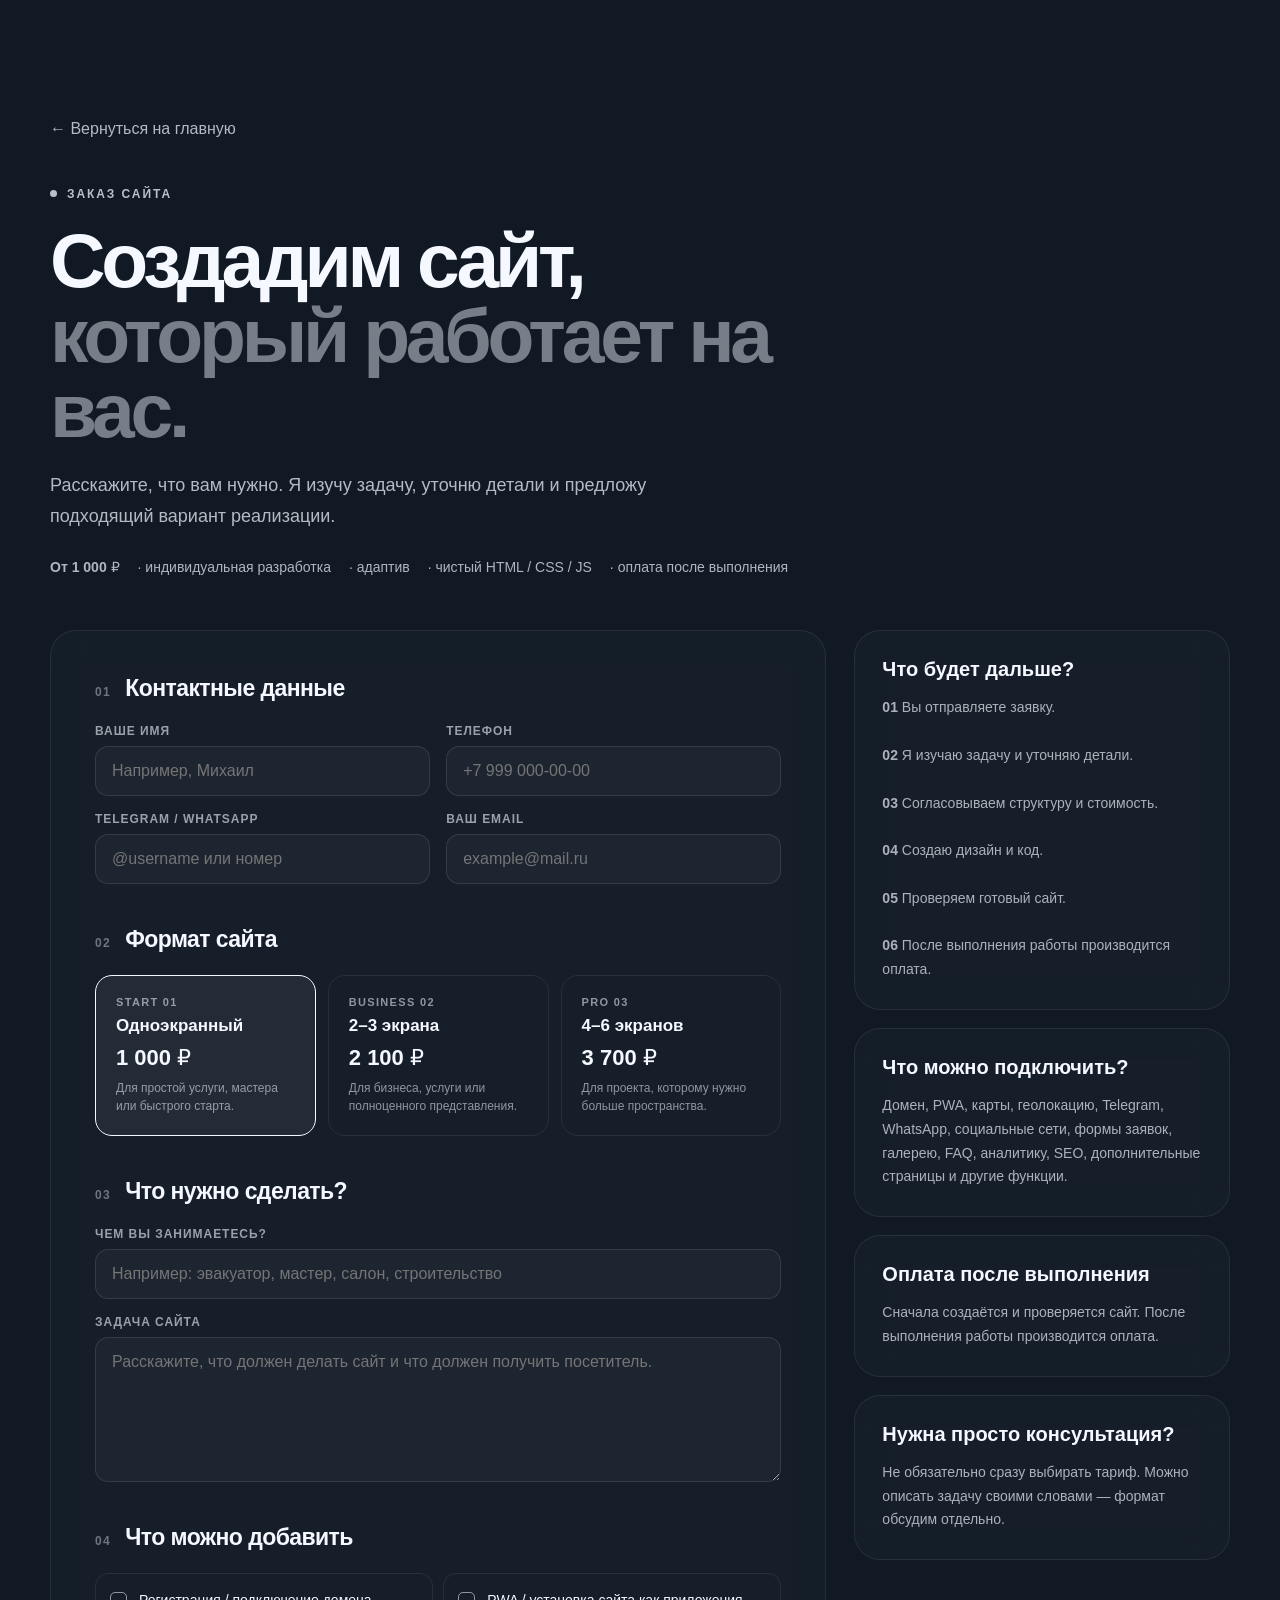
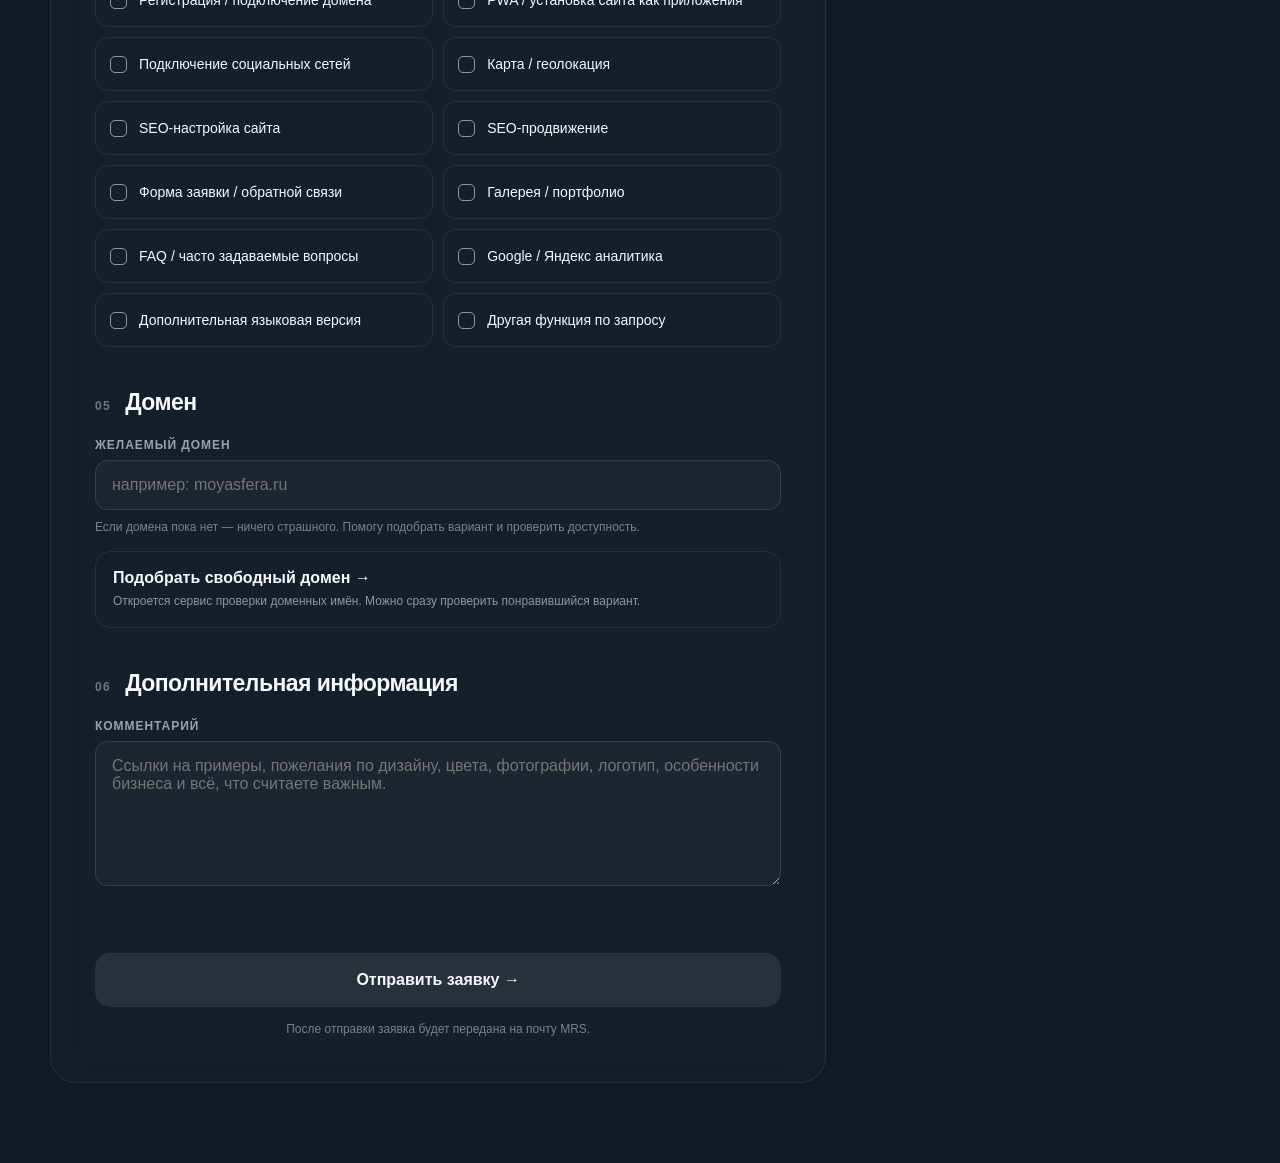
<file: order.html>
<!DOCTYPE html>
<html lang="ru">

<head>

  <meta charset="UTF-8">

  <meta
    name="viewport"
    content="width=device-width, initial-scale=1.0"
  >

  <meta
    name="theme-color"
    content="#07090d"
    id="themeColor"
  >

  <meta
    name="description"
    content="Заказать создание сайта у MRS. Сайты и лендинги от 1000 ₽, адаптив, SEO, PWA, домен, карты, соцсети и дополнительные функции."
  >

  <meta
    name="robots"
    content="index, follow"
  >

  <title>
    Заказать сайт — MRS
  </title>

  <link
    rel="canonical"
    href="https://evacuatorkrasnodar-ux.github.io/sites-900/order.html"
  >

  <link
    rel="preconnect"
    href="https://fonts.googleapis.com"
  >

  <link
    rel="preconnect"
    href="https://fonts.gstatic.com"
    crossorigin
  >

  <link
    href="https://fonts.googleapis.com/css2?family=Inter:wght@400;500;600;700;800;900&display=swap"
    rel="stylesheet"
  >

  <link
    rel="stylesheet"
    href="./style.css"
  >

  <link
    rel="manifest"
    href="./manifest.json"
  >

  <link
    rel="apple-touch-icon"
    href="./mrs-icon-192.png"
  >

  <meta
    name="format-detection"
    content="telephone=no"
  >

  <style>

    /* =====================================================
       ORDER PAGE
       Цвета и общая система сайта НЕ меняются.
    ====================================================== */

    .order-page {
      min-height: 100vh;
      padding: 120px 0 80px;
    }


    .order-container {
      width: min(1180px, calc(100% - 40px));
      margin: 0 auto;
    }


    .order-back {
      display: inline-flex;
      align-items: center;
      gap: 10px;
      margin-bottom: 45px;
      color: inherit;
      text-decoration: none;
      opacity: .72;
      transition: opacity .2s ease,
                  transform .2s ease;
    }


    .order-back:hover {
      opacity: 1;
      transform: translateX(-3px);
    }


    .order-hero {
      max-width: 850px;
      margin-bottom: 55px;
    }


    .order-badge {
      display: inline-flex;
      align-items: center;
      gap: 10px;
      margin-bottom: 22px;
      font-size: 12px;
      font-weight: 700;
      letter-spacing: .16em;
      text-transform: uppercase;
      opacity: .75;
    }


    .order-badge-dot {
      width: 7px;
      height: 7px;
      border-radius: 50%;
      background: currentColor;
    }


    .order-hero h1 {
      margin: 0 0 22px;
      font-size: clamp(42px, 6vw, 82px);
      line-height: .98;
      letter-spacing: -.055em;
    }


    .order-hero h1 span {
      display: block;
      opacity: .45;
    }


    .order-hero p {
      max-width: 700px;
      margin: 0;
      font-size: 18px;
      line-height: 1.7;
      opacity: .72;
    }


    .order-offer {
      display: flex;
      flex-wrap: wrap;
      gap: 10px 18px;
      margin-top: 28px;
      font-size: 14px;
      opacity: .7;
    }


    .order-offer strong {
      opacity: 1;
    }


    /* =====================================================
       LAYOUT
    ====================================================== */

    .order-layout {
      display: grid;
      grid-template-columns: minmax(0, 1.55fr) minmax(300px, .75fr);
      gap: 28px;
      align-items: start;
    }


    .order-card,
    .order-side-card {
      border: 1px solid rgba(255,255,255,.08);
      border-radius: 26px;
      background: rgba(255,255,255,.025);
      backdrop-filter: blur(16px);
    }


    .light-theme .order-card,
    .light-theme .order-side-card {
      border-color: rgba(0,0,0,.08);
      background: rgba(255,255,255,.65);
    }


    .order-card {
      padding: clamp(24px, 4vw, 44px);
    }


    .order-side {
      display: grid;
      gap: 18px;
    }


    .order-side-card {
      padding: 27px;
    }


    .order-side-card h3 {
      margin: 0 0 15px;
      font-size: 20px;
    }


    .order-side-card p {
      margin: 0;
      font-size: 14px;
      line-height: 1.7;
      opacity: .68;
    }


    /* =====================================================
       FORM
    ====================================================== */

    .form-section {
      margin-bottom: 42px;
    }


    .form-section:last-child {
      margin-bottom: 0;
    }


    .form-section-title {
      display: flex;
      align-items: baseline;
      gap: 14px;
      margin-bottom: 22px;
    }


    .form-section-number {
      font-size: 12px;
      font-weight: 800;
      letter-spacing: .12em;
      opacity: .4;
    }


    .form-section-title h2 {
      margin: 0;
      font-size: 23px;
      letter-spacing: -.025em;
    }


    .form-grid {
      display: grid;
      grid-template-columns: repeat(2, minmax(0,1fr));
      gap: 16px;
    }


    .form-group {
      display: flex;
      flex-direction: column;
      gap: 8px;
    }


    .form-group.full {
      grid-column: 1 / -1;
    }


    .form-group label {
      font-size: 12px;
      font-weight: 700;
      letter-spacing: .08em;
      text-transform: uppercase;
      opacity: .6;
    }


    .form-group input,
    .form-group textarea,
    .form-group select {
      width: 100%;
      box-sizing: border-box;
      border: 1px solid rgba(255,255,255,.1);
      border-radius: 13px;
      outline: none;
      padding: 15px 16px;
      background: rgba(255,255,255,.035);
      color: inherit;
      font: inherit;
      transition:
        border-color .2s ease,
        background .2s ease;
    }


    .light-theme .form-group input,
    .light-theme .form-group textarea,
    .light-theme .form-group select {
      border-color: rgba(0,0,0,.1);
      background: rgba(0,0,0,.025);
    }


    .form-group input:focus,
    .form-group textarea:focus,
    .form-group select:focus {
      border-color: currentColor;
      background: rgba(255,255,255,.055);
    }


    .form-group textarea {
      min-height: 145px;
      resize: vertical;
    }


    .form-hint {
      font-size: 12px;
      line-height: 1.5;
      opacity: .45;
    }


    /* =====================================================
       CHECKBOXES
    ====================================================== */

    .check-grid {
      display: grid;
      grid-template-columns: repeat(2, minmax(0,1fr));
      gap: 10px;
    }


    .check-item {
      position: relative;
    }


    .check-item input {
      position: absolute;
      opacity: 0;
      pointer-events: none;
    }


    .check-item label {
      display: flex;
      align-items: center;
      gap: 12px;
      min-height: 54px;
      box-sizing: border-box;
      padding: 12px 14px;
      border: 1px solid rgba(255,255,255,.08);
      border-radius: 13px;
      cursor: pointer;
      font-size: 14px;
      line-height: 1.35;
      transition:
        border-color .2s ease,
        background .2s ease,
        transform .2s ease;
    }


    .light-theme .check-item label {
      border-color: rgba(0,0,0,.08);
    }


    .check-item label:hover {
      transform: translateY(-1px);
    }


    .check-item label::before {
      content: "";
      flex: 0 0 17px;
      width: 17px;
      height: 17px;
      border: 1px solid currentColor;
      border-radius: 5px;
      opacity: .55;
      box-sizing: border-box;
    }


    .check-item input:checked + label {
      border-color: currentColor;
      background: rgba(255,255,255,.06);
    }


    .check-item input:checked + label::before {
      content: "✓";
      display: flex;
      align-items: center;
      justify-content: center;
      font-size: 11px;
      font-weight: 900;
      opacity: 1;
    }


    /* =====================================================
       TARIFS
    ====================================================== */

    .tariff-grid {
      display: grid;
      grid-template-columns: repeat(3, minmax(0,1fr));
      gap: 12px;
    }


    .tariff {
      position: relative;
    }


    .tariff input {
      position: absolute;
      opacity: 0;
      pointer-events: none;
    }


    .tariff label {
      display: block;
      height: 100%;
      box-sizing: border-box;
      padding: 20px;
      border: 1px solid rgba(255,255,255,.08);
      border-radius: 17px;
      cursor: pointer;
      transition:
        border-color .2s ease,
        transform .2s ease,
        background .2s ease;
    }


    .light-theme .tariff label {
      border-color: rgba(0,0,0,.08);
    }


    .tariff label:hover {
      transform: translateY(-2px);
    }


    .tariff input:checked + label {
      border-color: currentColor;
      background: rgba(255,255,255,.06);
    }


    .tariff-name {
      display: block;
      margin-bottom: 8px;
      font-size: 11px;
      font-weight: 800;
      letter-spacing: .12em;
      opacity: .55;
    }


    .tariff-title {
      display: block;
      margin-bottom: 9px;
      font-size: 17px;
      font-weight: 700;
    }


    .tariff-price {
      display: block;
      font-size: 22px;
      font-weight: 800;
    }


    .tariff-description {
      display: block;
      margin-top: 8px;
      font-size: 12px;
      line-height: 1.5;
      opacity: .55;
    }


    /* =====================================================
       SEND
    ====================================================== */

    .order-submit {
      width: 100%;
      border: 0;
      margin-top: 25px;
      padding: 18px 22px;
      border-radius: 15px;
      cursor: pointer;
      color: inherit;
      background: rgba(255,255,255,.08);
      font: inherit;
      font-weight: 800;
      transition:
        transform .2s ease,
        opacity .2s ease;
    }


    .order-submit:hover {
      transform: translateY(-2px);
    }


    .order-submit:disabled {
      opacity: .5;
      cursor: wait;
      transform: none;
    }


    .submit-note {
      margin-top: 13px;
      text-align: center;
      font-size: 12px;
      line-height: 1.5;
      opacity: .45;
    }


    /* =====================================================
       SUCCESS
    ====================================================== */

    .order-success {
      display: none;
      padding: 40px 20px;
      text-align: center;
    }


    .order-success.show {
      display: block;
    }


    .success-icon {
      width: 64px;
      height: 64px;
      margin: 0 auto 20px;
      border: 1px solid currentColor;
      border-radius: 50%;
      display: flex;
      align-items: center;
      justify-content: center;
      font-size: 25px;
    }


    .order-success h2 {
      margin: 0 0 12px;
      font-size: 30px;
    }


    .order-success p {
      max-width: 500px;
      margin: 0 auto;
      line-height: 1.7;
      opacity: .65;
    }


    /* =====================================================
       DOMAIN CARD
    ====================================================== */

    .domain-card {
      display: block;
      margin-top: 15px;
      padding: 17px;
      border: 1px solid rgba(255,255,255,.08);
      border-radius: 15px;
      color: inherit;
      text-decoration: none;
      transition:
        transform .2s ease,
        border-color .2s ease;
    }


    .light-theme .domain-card {
      border-color: rgba(0,0,0,.08);
    }


    .domain-card:hover {
      transform: translateY(-2px);
      border-color: currentColor;
    }


    .domain-card strong {
      display: block;
      margin-bottom: 5px;
    }


    .domain-card span {
      display: block;
      font-size: 12px;
      line-height: 1.5;
      opacity: .55;
    }


    /* =====================================================
       RESPONSIVE
    ====================================================== */

    @media (max-width: 900px) {

      .order-layout {
        grid-template-columns: 1fr;
      }

      .order-side {
        grid-template-columns: repeat(2, minmax(0,1fr));
      }

    }


    @media (max-width: 650px) {

      .order-page {
        padding: 90px 0 55px;
      }

      .order-container {
        width: min(100% - 26px, 1180px);
      }

      .order-hero h1 {
        font-size: 44px;
      }

      .order-hero p {
        font-size: 16px;
      }

      .order-card {
        padding: 21px;
        border-radius: 20px;
      }

      .order-side {
        grid-template-columns: 1fr;
      }

      .form-grid,
      .check-grid,
      .tariff-grid {
        grid-template-columns: 1fr;
      }

      .form-group.full {
        grid-column: auto;
      }

    }

  </style>

</head>


<body>


  <!-- =====================================================
       BACKGROUND
  ====================================================== -->

  <div
    class="site-background"
    aria-hidden="true"
  >

    <div class="bg-grid"></div>

    <div class="bg-glow bg-glow-one"></div>

    <div class="bg-glow bg-glow-two"></div>

    <div class="bg-glow bg-glow-three"></div>

  </div>


  <!-- =====================================================
       MAIN
  ====================================================== -->

  <main class="order-page">

    <div class="order-container">


      <a
        href="./index.html"
        class="order-back"
      >
        ← Вернуться на главную
      </a>


      <!-- =================================================
           HERO
      ================================================== -->

      <header class="order-hero">

        <div class="order-badge">

          <span class="order-badge-dot"></span>

          ЗАКАЗ САЙТА

        </div>


        <h1>

          Создадим сайт,

          <span>
            который работает на вас.
          </span>

        </h1>


        <p>

          Расскажите, что вам нужно.
          Я изучу задачу, уточню детали
          и предложу подходящий вариант реализации.

        </p>


        <div class="order-offer">

          <strong>
            От 1 000 ₽
          </strong>

          <span>
            · индивидуальная разработка
          </span>

          <span>
            · адаптив
          </span>

          <span>
            · чистый HTML / CSS / JS
          </span>

          <span>
            · оплата после выполнения
          </span>

        </div>

      </header>


      <!-- =================================================
           CONTENT
      ================================================== -->

      <div class="order-layout">


        <!-- ===============================================
             FORM
        ================================================ -->

        <section class="order-card">


          <form
            id="orderForm"
            action="https://formsubmit.co/79996362202@ya.ru"
            method="POST"
          >


            <!-- FORM SETTINGS -->

            <input
              type="hidden"
              name="_subject"
              value="Новая заявка на создание сайта — MRS"
            >

            <input
              type="hidden"
              name="_template"
              value="table"
            >

            <input
              type="hidden"
              name="_captcha"
              value="false"
            >

            <input
              type="hidden"
              name="_next"
              value="https://evacuatorkrasnodar-ux.github.io/sites-900/order.html?success=1"
            >

            <input
              type="text"
              name="_honey"
              tabindex="-1"
              autocomplete="off"
              style="display:none !important"
              aria-hidden="true"
            >


            <!-- =========================================
                 CONTACT
            ========================================== -->

            <div class="form-section">

              <div class="form-section-title">

                <span class="form-section-number">
                  01
                </span>

                <h2>
                  Контактные данные
                </h2>

              </div>


              <div class="form-grid">


                <div class="form-group">

                  <label for="name">
                    Ваше имя
                  </label>

                  <input
                    id="name"
                    type="text"
                    name="Имя"
                    placeholder="Например, Михаил"
                    required
                  >

                </div>


                <div class="form-group">

                  <label for="phone">
                    Телефон
                  </label>

                  <input
                    id="phone"
                    type="tel"
                    name="Телефон"
                    placeholder="+7 999 000-00-00"
                    required
                  >

                </div>


                <div class="form-group">

                  <label for="messenger">
                    Telegram / WhatsApp
                  </label>

                  <input
                    id="messenger"
                    type="text"
                    name="Telegram или WhatsApp"
                    placeholder="@username или номер"
                  >

                </div>


                <div class="form-group">

                  <label for="email">
                    Ваш Email
                  </label>

                  <input
                    id="email"
                    type="email"
                    name="Email клиента"
                    placeholder="example@mail.ru"
                  >

                </div>


              </div>

            </div>


            <!-- =========================================
                 TARIFF
            ========================================== -->

            <div class="form-section">

              <div class="form-section-title">

                <span class="form-section-number">
                  02
                </span>

                <h2>
                  Формат сайта
                </h2>

              </div>


              <div class="tariff-grid">


                <div class="tariff">

                  <input
                    id="tariff-start"
                    type="radio"
                    name="Тариф"
                    value="START — одноэкранный — 1 000 ₽"
                    checked
                  >

                  <label for="tariff-start">

                    <span class="tariff-name">
                      START 01
                    </span>

                    <span class="tariff-title">
                      Одноэкранный
                    </span>

                    <span class="tariff-price">
                      1 000 ₽
                    </span>

                    <span class="tariff-description">
                      Для простой услуги,
                      мастера или быстрого старта.
                    </span>

                  </label>

                </div>


                <div class="tariff">

                  <input
                    id="tariff-business"
                    type="radio"
                    name="Тариф"
                    value="BUSINESS — 2–3 экрана — 2 100 ₽"
                  >

                  <label for="tariff-business">

                    <span class="tariff-name">
                      BUSINESS 02
                    </span>

                    <span class="tariff-title">
                      2–3 экрана
                    </span>

                    <span class="tariff-price">
                      2 100 ₽
                    </span>

                    <span class="tariff-description">
                      Для бизнеса,
                      услуги или полноценного представления.
                    </span>

                  </label>

                </div>


                <div class="tariff">

                  <input
                    id="tariff-pro"
                    type="radio"
                    name="Тариф"
                    value="PRO — 4–6 экранов — 3 700 ₽"
                  >

                  <label for="tariff-pro">

                    <span class="tariff-name">
                      PRO 03
                    </span>

                    <span class="tariff-title">
                      4–6 экранов
                    </span>

                    <span class="tariff-price">
                      3 700 ₽
                    </span>

                    <span class="tariff-description">
                      Для проекта,
                      которому нужно больше пространства.
                    </span>

                  </label>

                </div>


              </div>

            </div>


            <!-- =========================================
                 TYPE
            ========================================== -->

            <div class="form-section">

              <div class="form-section-title">

                <span class="form-section-number">
                  03
                </span>

                <h2>
                  Что нужно сделать?
                </h2>

              </div>


              <div class="form-grid">


                <div class="form-group full">

                  <label for="business">
                    Чем вы занимаетесь?
                  </label>

                  <input
                    id="business"
                    type="text"
                    name="Сфера бизнеса"
                    placeholder="Например: эвакуатор, мастер, салон, строительство"
                    required
                  >

                </div>


                <div class="form-group full">

                  <label for="siteGoal">
                    Задача сайта
                  </label>

                  <textarea
                    id="siteGoal"
                    name="Задача сайта"
                    placeholder="Расскажите, что должен делать сайт и что должен получить посетитель."
                  ></textarea>

                </div>


              </div>

            </div>


            <!-- =========================================
                 ADDONS
            ========================================== -->

            <div class="form-section">

              <div class="form-section-title">

                <span class="form-section-number">
                  04
                </span>

                <h2>
                  Что можно добавить
                </h2>

              </div>


              <div class="check-grid">


                <div class="check-item">

                  <input
                    id="addon-domain"
                    type="checkbox"
                    name="Дополнение — Домен"
                    value="Да"
                  >

                  <label for="addon-domain">
                    Регистрация / подключение домена
                  </label>

                </div>


                <div class="check-item">

                  <input
                    id="addon-pwa"
                    type="checkbox"
                    name="Дополнение — PWA"
                    value="Да"
                  >

                  <label for="addon-pwa">
                    PWA / установка сайта как приложения
                  </label>

                </div>


                <div class="check-item">

                  <input
                    id="addon-social"
                    type="checkbox"
                    name="Дополнение — Соцсети"
                    value="Да"
                  >

                  <label for="addon-social">
                    Подключение социальных сетей
                  </label>

                </div>


                <div class="check-item">

                  <input
                    id="addon-map"
                    type="checkbox"
                    name="Дополнение — Карта"
                    value="Да"
                  >

                  <label for="addon-map">
                    Карта / геолокация
                  </label>

                </div>


                <div class="check-item">

                  <input
                    id="addon-seo"
                    type="checkbox"
                    name="Дополнение — SEO"
                    value="Да"
                  >

                  <label for="addon-seo">
                    SEO-настройка сайта
                  </label>

                </div>


                <div class="check-item">

                  <input
                    id="addon-seo-promo"
                    type="checkbox"
                    name="Дополнение — SEO продвижение"
                    value="Да"
                  >

                  <label for="addon-seo-promo">
                    SEO-продвижение
                  </label>

                </div>


                <div class="check-item">

                  <input
                    id="addon-form"
                    type="checkbox"
                    name="Дополнение — Формы"
                    value="Да"
                  >

                  <label for="addon-form">
                    Форма заявки / обратной связи
                  </label>

                </div>


                <div class="check-item">

                  <input
                    id="addon-gallery"
                    type="checkbox"
                    name="Дополнение — Галерея"
                    value="Да"
                  >

                  <label for="addon-gallery">
                    Галерея / портфолио
                  </label>

                </div>


                <div class="check-item">

                  <input
                    id="addon-faq"
                    type="checkbox"
                    name="Дополнение — FAQ"
                    value="Да"
                  >

                  <label for="addon-faq">
                    FAQ / часто задаваемые вопросы
                  </label>

                </div>


                <div class="check-item">

                  <input
                    id="addon-analytics"
                    type="checkbox"
                    name="Дополнение — Аналитика"
                    value="Да"
                  >

                  <label for="addon-analytics">
                    Google / Яндекс аналитика
                  </label>

                </div>


                <div class="check-item">

                  <input
                    id="addon-multilang"
                    type="checkbox"
                    name="Дополнение — Языки"
                    value="Да"
                  >

                  <label for="addon-multilang">
                    Дополнительная языковая версия
                  </label>

                </div>


                <div class="check-item">

                  <input
                    id="addon-other"
                    type="checkbox"
                    name="Дополнение — Другое"
                    value="Да"
                  >

                  <label for="addon-other">
                    Другая функция по запросу
                  </label>

                </div>


              </div>

            </div>


            <!-- =========================================
                 DOMAIN
            ========================================== -->

            <div class="form-section">

              <div class="form-section-title">

                <span class="form-section-number">
                  05
                </span>

                <h2>
                  Домен
                </h2>

              </div>


              <div class="form-grid">


                <div class="form-group full">

                  <label for="domain">
                    Желаемый домен
                  </label>

                  <input
                    id="domain"
                    type="text"
                    name="Желаемый домен"
                    placeholder="например: moyasfera.ru"
                  >

                  <span class="form-hint">

                    Если домена пока нет — ничего страшного.
                    Помогу подобрать вариант и проверить доступность.

                  </span>

                </div>


              </div>


              <a
                href="https://www.reg.ru/domain/new"
                class="domain-card"
                target="_blank"
                rel="noopener noreferrer"
              >

                <strong>
                  Подобрать свободный домен →
                </strong>

                <span>
                  Откроется сервис проверки доменных имён.
                  Можно сразу проверить понравившийся вариант.
                </span>

              </a>

            </div>


            <!-- =========================================
                 COMMENT
            ========================================== -->

            <div class="form-section">

              <div class="form-section-title">

                <span class="form-section-number">
                  06
                </span>

                <h2>
                  Дополнительная информация
                </h2>

              </div>


              <div class="form-group">

                <label for="comment">
                  Комментарий
                </label>

                <textarea
                  id="comment"
                  name="Дополнительный комментарий"
                  placeholder="Ссылки на примеры, пожелания по дизайну, цвета, фотографии, логотип, особенности бизнеса и всё, что считаете важным."
                ></textarea>

              </div>

            </div>


            <!-- =========================================
                 SUBMIT
            ========================================== -->

            <button
              type="submit"
              class="order-submit"
              id="orderSubmit"
            >

              Отправить заявку →

            </button>


            <div class="submit-note">

              После отправки заявка будет передана
              на почту MRS.

            </div>


          </form>


          <!-- SUCCESS -->

          <div
            class="order-success"
            id="orderSuccess"
          >

            <div class="success-icon">
              ✓
            </div>

            <h2>
              Заявка отправлена
            </h2>

            <p>

              Спасибо. Заявка получена.
              Я свяжусь с вами после просмотра задачи
              и уточню детали проекта.

            </p>

          </div>


        </section>


        <!-- ===============================================
             SIDE
        ================================================ -->

        <aside class="order-side">


          <div class="order-side-card">

            <h3>
              Что будет дальше?
            </h3>

            <p>

              <strong>01</strong>
              Вы отправляете заявку.

              <br><br>

              <strong>02</strong>
              Я изучаю задачу и уточняю детали.

              <br><br>

              <strong>03</strong>
              Согласовываем структуру и стоимость.

              <br><br>

              <strong>04</strong>
              Создаю дизайн и код.

              <br><br>

              <strong>05</strong>
              Проверяем готовый сайт.

              <br><br>

              <strong>06</strong>
              После выполнения работы производится оплата.

            </p>

          </div>


          <div class="order-side-card">

            <h3>
              Что можно подключить?
            </h3>

            <p>

              Домен, PWA, карты, геолокацию,
              Telegram, WhatsApp, социальные сети,
              формы заявок, галерею, FAQ,
              аналитику, SEO, дополнительные страницы
              и другие функции.

            </p>

          </div>


          <div class="order-side-card">

            <h3>
              Оплата после выполнения
            </h3>

            <p>

              Сначала создаётся и проверяется сайт.
              После выполнения работы производится оплата.

            </p>

          </div>


          <div class="order-side-card">

            <h3>
              Нужна просто консультация?
            </h3>

            <p>

              Не обязательно сразу выбирать тариф.
              Можно описать задачу своими словами —
              формат обсудим отдельно.

            </p>

          </div>


        </aside>


      </div>


    </div>

  </main>


  <!-- =====================================================
       THEME
  ====================================================== -->

  <script>

    (function () {

      const savedTheme =
        localStorage.getItem("mrs-theme");

      const isLight = savedTheme === "light";

      document.documentElement.classList.toggle(
        "light-theme",
        isLight
      );

      document.documentElement.classList.toggle(
        "dark-theme",
        !isLight
      );

      if (document.body) {
        document.body.classList.toggle(
          "light-theme",
          isLight
        );

        document.body.classList.toggle(
          "dark-theme",
          !isLight
        );
      }

      const themeColor =
        document.getElementById("themeColor");

      if (
        savedTheme === "light" &&
        themeColor
      ) {

        themeColor.setAttribute(
          "content",
          "#f5f7fb"
        );

      }

    })();


    /* =====================================================
       SUCCESS STATE
    ====================================================== */

    const params =
      new URLSearchParams(
        window.location.search
      );


    if (
      params.get("success") === "1"
    ) {

      const form =
        document.getElementById("orderForm");

      const success =
        document.getElementById("orderSuccess");

      if (form) {

        form.style.display = "none";

      }

      if (success) {

        success.classList.add("show");

      }

    }


    /* =====================================================
       SUBMIT STATE
    ====================================================== */

    const orderForm =
      document.getElementById("orderForm");

    const orderSubmit =
      document.getElementById("orderSubmit");


    if (orderForm && orderSubmit) {

      orderForm.addEventListener(
        "submit",
        function () {

          orderSubmit.disabled = true;

          orderSubmit.textContent =
            "Отправляем заявку…";

        }
      );

    }


  </script>


</body>

</html>
</file>
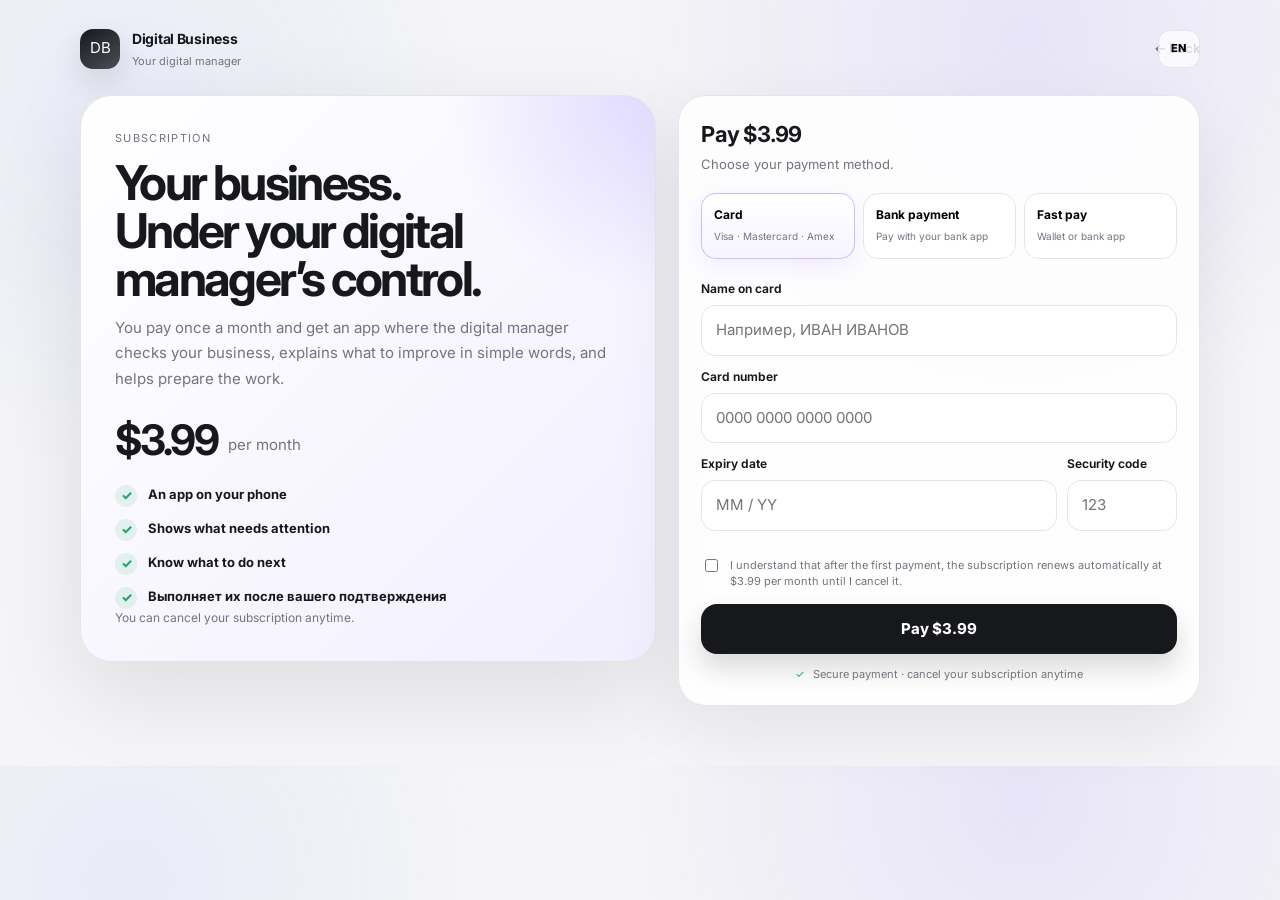
<file: pay.html>
<!DOCTYPE html>

<html id="paymentPage" lang="ru">
<head>
<meta charset="utf-8"/>
<meta content="width=device-width,initial-scale=1,viewport-fit=cover" name="viewport"/>
<meta content="#f5f5f7" name="theme-color"/>
<title>Оплата — Цифровой бизнес</title>
<link href="https://fonts.googleapis.com" rel="preconnect"/>
<link crossorigin="" href="https://fonts.gstatic.com" rel="preconnect"/>
<link href="https://fonts.googleapis.com/css2?family=Inter:wght@400;500;600;700;800&amp;display=swap" rel="stylesheet"/>
<style>
:root{--bg:#f5f5f7;--card:rgba(255,255,255,.86);--text:#17181c;--muted:#71757e;--line:#e5e5e9;--blue:#4d79ff;--purple:#7c5cff;--green:#25a56a;--shadow:0 30px 90px rgba(20,24,36,.10)}
*{box-sizing:border-box}html{scroll-behavior:smooth}body{margin:0;background:radial-gradient(circle at 80% 5%,rgba(124,92,255,.11),transparent 32%),radial-gradient(circle at 10% 15%,rgba(77,121,255,.08),transparent 27%),var(--bg);color:var(--text);font:15px/1.5 Inter,-apple-system,BlinkMacSystemFont,"Segoe UI",sans-serif;-webkit-font-smoothing:antialiased}
a{color:inherit;text-decoration:none}button,input{font:inherit}button{border:0}
.wrap{width:min(1120px,calc(100% - 32px));margin:0 auto;padding:28px 0 60px}
.top{display:flex;justify-content:space-between;align-items:center;margin-bottom:26px}.brand{display:flex;align-items:center;gap:12px}.logo{width:40px;height:40px;border-radius:13px;display:grid;place-items:center;color:#fff;background:linear-gradient(145deg,#17181c,#4d4f57);box-shadow:0 12px 30px rgba(24,26,31,.12)}.brand b{font-size:14px;letter-spacing:-.02em}.brand small{display:block;color:var(--muted);font-size:11px;margin-top:2px}
.back{display:inline-flex;align-items:center;gap:7px;color:var(--muted);font-weight:600;font-size:13px}.back:hover{color:var(--text)}
.layout{display:grid;grid-template-columns:minmax(0,1.05fr) minmax(360px,.95fr);gap:22px;align-items:start}.hero{border:1px solid var(--line);border-radius:32px;background:linear-gradient(135deg,#fff,#f1efff);padding:34px;box-shadow:var(--shadow);position:sticky;top:22px;overflow:hidden}.hero:after{content:"";position:absolute;width:420px;height:420px;border-radius:50%;right:-200px;top:-210px;background:radial-gradient(circle,rgba(124,92,255,.18),transparent 67%);pointer-events:none}.eyebrow{font-size:11px;letter-spacing:.12em;text-transform:uppercase;color:var(--muted)}h1{font-size:48px;line-height:1;letter-spacing:-.055em;margin:12px 0 12px;position:relative} .hero p{color:var(--muted);max-width:520px;margin:0;line-height:1.72;position:relative}.price{display:flex;align-items:flex-end;gap:10px;margin:27px 0 7px}.price strong{font-size:42px;line-height:1;letter-spacing:-.05em}.price span{color:var(--muted);padding-bottom:4px}.note{font-size:12px;color:var(--muted);max-width:500px}.points{display:grid;gap:12px;margin-top:24px}.point{display:flex;gap:11px;align-items:flex-start}.check{width:22px;height:22px;border-radius:50%;display:grid;place-items:center;background:rgba(37,165,106,.10);color:var(--green);font-size:13px;font-weight:800;flex:0 0 auto}.point b{display:block;font-size:13px}.point span{color:var(--muted);font-size:12px}
.panel{border:1px solid var(--line);border-radius:28px;background:var(--card);backdrop-filter:blur(22px);box-shadow:0 24px 70px rgba(20,24,36,.08);padding:22px}.panel h2{margin:0 0 4px;font-size:22px;letter-spacing:-.035em}.panel-sub{margin:0 0 18px;color:var(--muted);font-size:13px}
.methods{display:grid;grid-template-columns:repeat(3,1fr);gap:8px;margin-bottom:16px}.method{padding:12px;border:1px solid var(--line);border-radius:15px;background:#fff;cursor:pointer;text-align:left;transition:.2s}.method:hover{transform:translateY(-1px)}.method.active{border-color:rgba(124,92,255,.38);box-shadow:0 8px 24px rgba(124,92,255,.10);background:linear-gradient(180deg,#fff,#f7f4ff)}.method strong{display:block;font-size:12px}.method small{color:var(--muted);font-size:10px}
.section{padding-top:5px}.hidden{display:none!important}.qr-box{border:1px solid var(--line);border-radius:22px;background:#fff;padding:18px;text-align:center}.qr{width:220px;height:220px;margin:0 auto 13px;border-radius:15px;background:url("./payment-qr-demo.png") center/contain no-repeat;box-shadow:0 12px 28px rgba(20,24,36,.08);position:relative;overflow:hidden}.qr-label{font-size:12px;color:var(--muted)}.qr-demo{display:inline-flex;margin-top:8px;padding:5px 8px;border-radius:999px;background:#f0edff;color:var(--purple);font-size:10px;font-weight:700}
.field{display:grid;gap:7px;margin-bottom:12px}.field label{font-size:12px;font-weight:650}.input,.pay-row{width:100%;border:1px solid var(--line);border-radius:14px;background:#fff;padding:13px 14px;outline:none;transition:.2s}.input:focus{border-color:#aebdff;box-shadow:0 0 0 4px rgba(77,121,255,.10)}.card-row{display:grid;grid-template-columns:1fr 110px;gap:10px}.fasts{display:grid;grid-template-columns:repeat(2,1fr);gap:8px;margin:4px 0 16px}.fast{border:1px solid var(--line);background:#fff;border-radius:14px;padding:12px;cursor:pointer;text-align:left}.fast b{font-size:12px}.fast span{display:block;color:var(--muted);font-size:10px;margin-top:2px}.agree{display:flex;gap:9px;align-items:flex-start;font-size:11px;color:var(--muted);margin:14px 0}.agree input{margin-top:2px}.paybtn{width:100%;border-radius:16px;padding:14px 16px;background:#17181c;color:#fff;font-weight:750;cursor:pointer;transition:.2s;box-shadow:0 14px 26px rgba(23,24,28,.16)}.paybtn:hover{transform:translateY(-1px);box-shadow:0 18px 34px rgba(23,24,28,.20)}.secure{display:flex;gap:8px;align-items:center;justify-content:center;color:var(--muted);font-size:11px;margin-top:12px}.ok{color:var(--green)}
.tip{margin-top:16px;padding:14px 15px;border-radius:16px;background:#f7f7f9;border:1px solid var(--line);font-size:12px;color:var(--muted)}.tip b{color:var(--text)}
.success{position:fixed;inset:0;background:rgba(17,18,22,.38);backdrop-filter:blur(10px);display:grid;place-items:center;padding:18px;z-index:20}.success-card{width:min(440px,100%);background:#fff;border-radius:28px;padding:30px;text-align:center;box-shadow:0 34px 90px rgba(0,0,0,.24)}.success-icon{width:58px;height:58px;border-radius:19px;display:grid;place-items:center;margin:0 auto 16px;background:#eaf8f1;color:#1e9a61;font-size:27px}.success-card h3{font-size:24px;margin:0 0 8px}.success-card p{color:var(--muted);margin:0 0 20px}.success-card .paybtn{display:block}
@media(max-width:860px){.layout{grid-template-columns:1fr}.hero{position:relative;top:auto}.hero h1{font-size:40px}.wrap{padding-top:18px}}
@media(max-width:560px){.wrap{width:min(100% - 20px,520px)}.top{margin-bottom:16px}.layout{gap:14px}.hero,.panel{padding:18px;border-radius:24px}h1{font-size:36px}.price strong{font-size:36px}.methods{grid-template-columns:1fr}.fasts{grid-template-columns:1fr}.qr{width:190px;height:190px}.panel h2{font-size:21px}.input,.pay-row{font-size:16px;padding:14px}.paybtn{font-size:15px;padding:16px}}
@media(prefers-color-scheme:dark){body{background:#0d0f13;color:#f6f7f9}.hero,.panel{background:#14161c;border-color:#2b2e37;box-shadow:none}.hero:after{opacity:.35}.muted,.note,.hero p,.panel-sub,.qr-label,.point span,.secure,.tip{color:#9a9faa}.method,.input,.fast,.qr-box{background:#0f1116;border-color:#2b2e37;color:#f6f7f9}.method.active{background:#1c1930;border-color:#544b86}.tip{background:#111318}.success-card{background:#17191f}.back{color:#9a9faa}.paybtn{background:#f6f7f9;color:#15171b}.logo{background:linear-gradient(145deg,#6e60d7,#3d68d6)}}
.lang-btn{position:absolute;right:0;top:50%;transform:translateY(-50%);border:1px solid var(--line);background:rgba(255,255,255,.72);border-radius:12px;height:38px;min-width:42px;padding:0 10px;font-size:11px;font-weight:800;letter-spacing:.04em}.top{position:relative}.lang-btn:hover{transform:translateY(-50%) translateY(-1px);box-shadow:0 8px 22px rgba(20,24,36,.08)} @media(max-width:560px){.lang-btn{height:36px;min-width:40px}}
</style>
</head>
<body>
<div class="wrap">
<header class="top">
<button aria-label="Switch language" class="lang-btn" id="langBtn" type="button">RU</button>
<a class="brand" href="./index.html"><span class="logo">ЦБ</span><span><b id="brandTitle">Цифровой бизнес</b><small id="brandSub">Ваш цифровой управляющий</small></span></a>
<a class="back" href="./index.html" id="backLink">← Вернуться</a>
</header>
<div class="layout">
<section class="hero">
<div class="eyebrow" id="payKicker">Подписка</div>
<h1 id="payTitle">Цифровой управляющий.<br/>Всегда рядом.</h1>
<p id="payIntro">Приложение + цифровой управляющий для вашего бизнеса.</p>
<div class="price"><strong id="payPrice">300 ₽</strong><span id="payPeriod">в месяц</span></div>
<div class="points">
<div class="point"><div class="check">✓</div><div><b id="p1title">Анализирует бизнес</b></div></div>
<div class="point"><div class="check">✓</div><div><b id="p2title">Показывает, что требует внимания</b></div></div>
<div class="point"><div class="check">✓</div><div><b id="p3title">Предлагает следующие действия</b></div></div>
<div class="point"><div class="check">✓</div><div><b id="p4title">Выполняет их после вашего подтверждения</b></div></div>
</div>
<div class="note" id="payNote">Подписку можно отменить в любое время.</div>
</section>
<section aria-label="Форма оплаты" class="panel">
<h2 id="checkoutTitle">Оплата 300 ₽</h2>
<p class="panel-sub" id="checkoutSub">Выберите способ оплаты.</p>
<div class="methods">
<button class="method active" data-method="card"><strong id="mCardTitle">Банковская карта</strong><small id="mCardSub">Visa · Mastercard · Мир</small></button>
<button class="method" data-method="sbp"><strong id="mSbpTitle">СБП</strong><small id="mSbpSub">По QR через ваш банк</small></button>
<button class="method" data-method="fast"><strong id="mFastTitle">Быстрая оплата</strong><small id="mFastSub">Через приложение банка</small></button>
</div>
<div class="section" id="cardSection">
<div class="field"><label for="name" id="nameLabel">Имя на карте</label><input autocomplete="cc-name" class="input" id="name" placeholder="Например, ИВАН ИВАНОВ"/></div>
<div class="field"><label for="number" id="numberLabel">Номер карты</label><input autocomplete="cc-number" class="input" id="number" inputmode="numeric" maxlength="19" placeholder="0000 0000 0000 0000"/></div>
<div class="card-row">
<div class="field"><label for="exp" id="expLabel">Срок</label><input autocomplete="cc-exp" class="input" id="exp" inputmode="numeric" maxlength="7" placeholder="MM / YY"/></div>
<div class="field"><label for="cvc" id="cvcLabel">CVC</label><input autocomplete="cc-csc" class="input" id="cvc" inputmode="numeric" maxlength="4" placeholder="123"/></div>
</div>
</div>
<div class="section hidden" id="sbpSection">
<div class="qr-box"><div aria-label="Демонстрационный QR-код" class="qr"></div><div class="qr-label" id="qrLabel">Откройте приложение банка и отсканируйте QR-код.</div><span class="qr-demo" id="qrDemo">Демонстрационный QR</span></div>
</div>
<div class="section hidden" id="fastSection">
<div class="fasts">
<button class="fast" data-fast="bank"><b id="fastBankTitle">Открыть банк</b><span id="fastBankText">Быстрый переход к оплате</span></button>
<button class="fast" data-fast="sbp"><b id="fastSbpTitle">СБП</b><span id="fastSbpText">Подтвердить в банковском приложении</span></button>
</div>
</div>
<label class="agree"><input id="agree" type="checkbox"/> <span id="agreeText">Я понимаю, что после первого платежа подписка будет автоматически продлеваться на 300 ₽ раз в месяц, пока я её не отменю.</span></label>
<button class="paybtn" id="payBtn">Оплатить 300 ₽</button>
<div class="secure"><span class="ok">✓</span> <span id="secureText">Защищённая оплата · отменить подписку можно в любое время</span></div>
</section>
</div>
</div>
<div class="success hidden" id="success">
<div class="success-card">
<div class="success-icon">✓</div>
<h3 id="successTitle">Готово</h3>
<p id="successText">Демо-оплата прошла. В настоящем запуске сюда подключается ответ вашей платёжной системы.</p>
<a class="paybtn" href="./app.html" id="successBtn">Открыть приложение</a>
</div>
</div>
<script>
const methods=[...document.querySelectorAll('.method')];
const sections={card:document.getElementById('cardSection'),sbp:document.getElementById('sbpSection'),fast:document.getElementById('fastSection')};
methods.forEach(btn=>btn.addEventListener('click',()=>{methods.forEach(x=>x.classList.remove('active'));btn.classList.add('active');Object.values(sections).forEach(x=>x.classList.add('hidden'));sections[btn.dataset.method].classList.remove('hidden')}));
const number=document.getElementById('number'); number.addEventListener('input',e=>{e.target.value=e.target.value.replace(/\D/g,'').slice(0,16).replace(/(.{4})/g,'$1 ').trim()});
const exp=document.getElementById('exp'); exp.addEventListener('input',e=>{let v=e.target.value.replace(/\D/g,'').slice(0,4); if(v.length>2)v=v.slice(0,2)+' / '+v.slice(2); e.target.value=v});
const cvc=document.getElementById('cvc'); cvc.addEventListener('input',e=>e.target.value=e.target.value.replace(/\D/g,'').slice(0,4));
document.getElementById('payBtn').addEventListener('click',()=>{const agree=document.getElementById('agree');if(!agree.checked){alert(document.documentElement.lang==='en'?'Please tick the box to confirm the subscription terms.':'Поставьте галочку — так вы подтверждаете условия подписки.');return}document.getElementById('success').classList.remove('hidden')});
</script>

<script>(function(){
const T={ru:{brandTitle:'Цифровой бизнес',brandSub:'Ваш цифровой управляющий',backLink:'← Вернуться',payKicker:'Подписка',payTitle:'Ваш бизнес.<br>Под контролем цифрового управляющего.',payIntro:'Вы платите один раз в месяц и получаете приложение, где цифровой управляющий проверяет ваш бизнес, простыми словами объясняет, что улучшить, и помогает подготовить работу.',payPrice:'300 ₽',payPeriod:'в месяц',payNote:'Подписку можно отменить в любое время.',p1title:'Приложение в телефоне',p1text:'Цифровой управляющий всегда под рукой, а не где-то на сайте.',p2title:'Показывает, что требует внимания',p3title:'Что делать дальше',p3text:'Цифровой управляющий показывает конкретный следующий шаг.',afterPayTitle:'Что произойдёт после оплаты?',afterPayText:'Откроется приложение. Там вы расскажете о бизнесе, а цифровой управляющий начнёт проверку и предложит первые действия.',checkoutTitle:'Оплата 300 ₽',checkoutSub:'Выберите способ оплаты.',mCardTitle:'Банковская карта',mCardSub:'Visa · Mastercard · Мир',mSbpTitle:'СБП',mSbpSub:'По QR через ваш банк',mFastTitle:'Быстрая оплата',mFastSub:'Через приложение банка',nameLabel:'Имя на карте',numberLabel:'Номер карты',expLabel:'Срок',cvcLabel:'CVC',qrLabel:'Откройте приложение банка и отсканируйте QR-код.',qrDemo:'Демонстрационный QR',mobileQrTitle:'На телефоне QR не нужен.',mobileQrText:'Нажмите кнопку ниже — в реальной интеграции откроется приложение банка.',fastBankTitle:'Открыть банк',fastBankText:'Быстрый переход к оплате',fastSbpTitle:'СБП',fastSbpText:'Подтвердить в банковском приложении',agreeText:'Я понимаю, что после первого платежа подписка будет автоматически продлеваться на 300 ₽ раз в месяц, пока я её не отменю.',payBtn:'Оплатить 300 ₽',secureText:'Защищённая оплата · отменить подписку можно в любое время',successTitle:'Готово',successText:'Демо-оплата прошла. В рабочей версии здесь появится подтверждение платёжной системы.',successBtn:'Открыть приложение'},en:{brandTitle:'Digital Business',brandSub:'Your digital manager',backLink:'← Back',payKicker:'Subscription',payTitle:'Your business.<br>Under your digital manager’s control.',payIntro:'You pay once a month and get an app where the digital manager checks your business, explains what to improve in simple words, and helps prepare the work.',payPrice:'$3.99',payPeriod:'per month',payNote:'You can cancel your subscription anytime.',p1title:'An app on your phone',p1text:'Your digital manager is with you — not hidden on a website.',p2title:'Shows what needs attention',p3title:'Know what to do next',p3text:'The digital manager always shows a clear next step.',afterPayTitle:'What happens after payment?',afterPayText:'The app opens. Tell us about your business and the digital manager starts the check and suggests your first actions.',checkoutTitle:'Pay $3.99',checkoutSub:'Choose your payment method.',mCardTitle:'Card',mCardSub:'Visa · Mastercard · Amex',mSbpTitle:'Bank payment',mSbpSub:'Pay with your bank app',mFastTitle:'Fast pay',mFastSub:'Wallet or bank app',nameLabel:'Name on card',numberLabel:'Card number',expLabel:'Expiry date',cvcLabel:'Security code',qrLabel:'Open your banking app and scan the QR code.',qrDemo:'Demo QR',mobileQrTitle:'On a phone, no QR is needed.',mobileQrText:'Tap the button below — a live integration can open your banking or wallet app.',fastBankTitle:'Open payment app',fastBankText:'Quick checkout',fastSbpTitle:'Fast bank pay',fastSbpText:'Confirm in your payment app',agreeText:'I understand that after the first payment, the subscription renews automatically at $3.99 per month until I cancel it.',payBtn:'Pay $3.99',secureText:'Secure payment · cancel your subscription anytime',successTitle:'Done',successText:'Demo payment completed. In the live version, this screen will show the payment confirmation.',successBtn:'Open the app'}};
function apply(lang){const d=T[lang];document.documentElement.lang=lang;for(const [id,v] of Object.entries(d)){const e=document.getElementById(id);if(!e)continue;if(id==='payTitle')e.innerHTML=v;else e.textContent=v;}const btn=document.getElementById('langBtn');if(btn)btn.textContent=lang==='en'?'EN':'RU';document.title=lang==='en'?'Payment — Digital Business':'Оплата — Цифровой бизнес';const pb=document.getElementById('payBtn');if(pb)pb.textContent=d.payBtn;localStorage.setItem('db-lang',lang);}
const saved=localStorage.getItem('db-lang');const lang=saved||((navigator.language||'').toLowerCase().startsWith('en')?'en':'ru');document.getElementById('langBtn')?.addEventListener('click',()=>apply((localStorage.getItem('db-lang')||lang)==='en'?'ru':'en'));apply(lang);
})();</script>


<script id="db-full-i18n">
(function(){
  const RU_EN={"Цифровой бизнес — Ваш бизнес. На новом уровне.":"Digital Business — Your business. On a new level.","Цифровая платформа для развития бизнеса: сайт, клиенты, продвижение и умный помощник в одном месте.":"A digital platform for your business: website, customers, growth and a smart assistant in one place.","Цифровой бизнес":"Digital Business","ЦБ":"DB","ЦИФРОВОЙ БИЗНЕС":"DIGITAL BUSINESS","Для бизнеса":"For business","Демо":"Demo","Как это работает":"How it works","Войти":"Open app","Установить приложение":"Install app","Приложение для бизнеса · всегда в телефоне":"Business app · always on your phone","Ваш бизнес. Один помощник.":"Your business. One assistant.","Прямо в вашем телефоне.":"Right on your phone.","Это не просто сайт. Это приложение в вашем телефоне. Вы пишете, чего хотите, а Помощник объясняет простыми словами, что делать, готовит работу и ждёт вашего подтверждения.":"This is more than a website. It is an app on your phone. Tell the Assistant what you want, and it explains what to do, prepares the work, and waits for your approval.","Создать цифровой бизнес →":"Create my digital business →","Создать цифровой бизнес":"Create a digital business","Продвигать существующий бизнес":"Grow an existing business","Продвигать существующий":"Grow existing","Открыть живое демо приложения":"Open live app demo","Открыть приложение":"Open the app","Сайт — только одна часть. Главное — приложение в телефоне: помощник всегда под рукой.":"The website is only one part. The important part is the app on your phone — your assistant is always close.","Всего 300 ₽":"Just 300 ₽","в месяц · приложение + помощник":"per month · app + assistant","Подключить за 300 ₽ →":"Start for 300 ₽ →","Установите приложение на телефон":"Install the app on your phone","Откройте его с главного экрана — помощник всегда рядом.":"Open it from your home screen — your assistant is always close.","Два сценария":"Two ways to start","Можно начать с нуля — или подключить то, что уже есть.":"Start from zero — or connect what you already have.","Не нужно быть маркетологом или программистом. Вы рассказываете, чем занимаетесь, а мы помогаем собрать всё нужное и потом показываем, что делать дальше.":"You do not need to be a marketer or a programmer. Tell us what your business does, and we help build what you need and show you what to do next.","Вы просто говорите, чем занимаетесь. Мы помогаем сделать цифровую основу целиком — без беготни по разным подрядчикам.":"Simply tell us what you do. We help build the digital foundation for you, without juggling multiple contractors.","Сайт и страницы услуг":"Website and service pages","Соцсети и площадки объявлений":"Social profiles and listings","Поиск, реклама и привлечение клиентов":"Search, ads and customer growth","Приложение с вашим помощником":"App with your personal assistant","Вам не надо искать отдельно дизайнера, программиста и рекламу — мы собираем систему вместе с вами.":"You do not need to find a designer, developer and marketer separately — we bring everything together for you.","Создать мой цифровой бизнес →":"Create my digital business →","Уже есть сайт, соцсети, Авито, реклама или CRM? Подключим то, что уже работает, и поможем найти следующий шаг.":"Already have a website, social profiles, Avito, ads or a CRM? Connect what already works and we will help find the next step.","Подключить то, что уже есть":"Connect what you already have","Находим, что можно улучшить":"Find what can be improved","Говорим простыми словами, что сделать":"Explain what to do in plain language","Смотрим, что получилось":"See what happened","Подключить мой бизнес →":"Connect my business →","Живое демо":"Live demo","Посмотрите, как Помощник отвечает и что происходит дальше.":"See how the Assistant answers and what happens next.","Внутри приложения можно переключать разделы, тёмную и светлую тему, задавать вопрос и смотреть, как из вопроса получается конкретное действие.":"Inside the app you can switch sections, change light/dark mode, ask a question and see how a question becomes a real action.","Посмотреть реальное демо бизнеса":"See the real business demo","Пример вопроса":"Example question","Как получить больше клиентов?":"How can I get more customers?","Я посмотрел ваш бизнес.":"I checked your business.","Давайте начнём с трёх простых шагов: улучшить страницу услуги, проверить поиск и подготовить объявление.":"Let’s start with three simple steps: improve a service page, check search visibility, and prepare a listing.","Подсказка":"Tip","Вы нажимаете «Открыть» — дальше Помощник ведёт вас по шагам.":"Tap “Open” and the Assistant guides you step by step.","Внутри системы":"Inside the app","Всё нужное для бизнеса — в одном приложении.":"Everything your business needs — in one app.","Не нужно учить десятки сервисов. Помощник объяснит каждую вещь и подскажет, куда нажать.":"You do not need to learn dozens of services. The Assistant explains each one and tells you where to tap.","Сайт":"Website","Где вас искать":"Where people find you","Геолокация":"Location","Звонки":"Calls","Заявки":"Leads","Отзывы":"Reviews","Что получилось":"What happened","Страницы услуг, структура, контент и техническое состояние — под контролем системы.":"Service pages, structure, content and technical health — all under the system’s control.","Помогаем показывать ваш бизнес людям рядом.":"We help people nearby find your business.","Обращения и источники звонков становятся частью общей картины, а не отдельной таблицей.":"Leads and call sources become part of the full picture, not a separate spreadsheet.","Помощник помогает не терять обращения и подсказывает, где требуется реакция.":"The Assistant helps you avoid missed leads and shows where action is needed.","Репутация видна рядом с клиентским контекстом — можно вовремя ответить и разобрать проблему.":"Your reputation is shown next to customer context, so you can reply in time and understand issues.","Показываем простые цифры и объясняем, что они значат.":"We show simple numbers and explain what they mean.","Аналитика":"Analytics","Главный цикл":"The main loop","Вы говорите, чего хотите. Помощник переводит это в работу.":"Tell us what you want. The Assistant turns it into work.","Хочу больше клиентов":"I want more customers","Фиксируем цель, а не отдельную услугу.":"We focus on your goal, not a single service.","Помощник анализирует":"The Assistant analyzes","Смотрит на сайт, каналы, заявки и изменения.":"It looks at your website, channels, leads and changes.","Готовит работу":"Prepares the work","Предлагает конкретное действие с понятным объяснением.":"It suggests a specific action with a clear explanation.","Вы подтверждаете":"You approve","Важные изменения остаются под вашим контролем.":"Important changes stay under your control.","Система возвращает данные и предлагает следующий шаг.":"The system returns the results and suggests the next step.","Продвижение бизнеса":"Business growth","Не нужно знать «SEO» и «SMM». Помощник скажет, что сделать.":"You do not need to know “SEO” or “SMM”. The Assistant tells you what to do.","Помощник не продаёт вам набор каналов. Он показывает, где есть возможность роста, что именно изменить и какую работу можно подготовить.":"The Assistant does not sell you a list of channels. It shows where there is room to grow, what to change, and what work can be prepared.","План на сейчас":"Plan for now","Усилить страницу услуги":"Improve the service page","Добавить блоки, которые помогают клиенту принять решение":"Add sections that help the customer decide","Проверить видимость в поиске":"Check search visibility","Найти запросы, где есть потенциал роста":"Find searches with growth potential","Протестировать площадку":"Test a listing platform","Подготовить гипотезу для Авито или другого канала":"Prepare a test idea for Avito or another channel","Подключить помощника →":"Connect the Assistant →","Создать публикацию":"Create a post","Не нужно учить десятки сервисов.":"No need to learn dozens of services.","Скажите, чем вы занимаетесь — остальное соберём вместе.":"Tell us what you do — we will put the rest together.","За приложение, Помощника и систему управления бизнесом.":"For the app, Assistant and business control system.","Перейти к оплате →":"Go to checkout →","← На сайт":"← Back to site","Добавьте приложение на главный экран телефона — так Помощник будет всегда под рукой.":"Add the app to your home screen so the Assistant is always close.","Цифровой бизнес /":"Digital Business /","Ваш цифровой управляющий":"Your digital manager","На связи":"Online","Проверено только что":"Checked just now","Продвижение":"Growth","Публикации":"Posts","Клиенты":"Clients","Помощник":"Assistant","Главная":"Home","Мой бизнес":"My business","Статистика":"Analytics","Задачи":"Tasks","Контент и контакты":"Content & contacts","(заявки / Leads)":"(leads)","1 важное · 3 рекомендации · 2 подготовлено":"1 important · 3 suggestions · 2 prepared","6 из 6 зон проверены":"6 of 6 areas checked","SEO-возможности":"SEO opportunities","Адрес":"Address","В работе":"In progress","Ваш Помощник":"Your Assistant","Ваш бизнес":"Your business","Ваш сайт говорит о главном":"Your website covers the basics","Ваш сайт под контролем":"Your website is under control","Введите сайт. Помощник посмотрит, чем вы занимаетесь, где работаете и что уже есть. Потом подскажет, что улучшить. Сложные слова объясним простыми словами.":"Enter your website. The Assistant will look at what you do, where you work and what you already have. Then it will show what to improve. Technical words are explained in plain English.","Показать Помощнику мой бизнес":"Show my business to the Assistant","Сразу открыть демо":"Open demo","Первый запуск":"First launch","Давайте познакомимся":"Let’s get to know","Что нажимать?":"What should I tap?","Начните с «Что можно улучшить» или спросите меня.":"Start with “What can I improve?” or ask me a question.","Спросить Помощника":"Ask the Assistant","Что можно улучшить":"What can I improve","Что требует внимания":"Needs attention","Что проверяем":"What we check","Что уже понятно":"What is clear","Что сможет замечать Помощник":"What the Assistant can notice","Эвакуатор Краснодар 24/7":"Tow Truck Krasnodar 24/7","Эвакуатор Краснодар 24/7 · Помощник онлайн":"Tow Truck Krasnodar 24/7 · Assistant online","Круглосуточная эвакуация автомобилей в Краснодаре и Краснодарском крае.":"24/7 vehicle towing in Krasnodar and Krasnodar Krai.","Краснодар и Краснодарский край":"Krasnodar and Krasnodar Krai","Круглосуточная работа":"Open 24/7","Легковые · кроссоверы · минивэны · малый грузовой":"Cars · crossovers · minivans · light commercial","Телефон":"Phone","Мобильная версия":"Mobile version","Могу ответить клиенту, разобрать отзыв, подготовить страницу для поиска или создать публикацию.":"I can reply to a customer, review feedback, prepare a search page, or create a post.","Можно усилить присутствие в поиске":"Search visibility can be improved","На сайте уже есть отзывы":"The website already has reviews","На сайте ясно указано: эвакуатор работает круглосуточно в Краснодаре и Краснодарском крае, есть цены, услуги и контакты.":"The website clearly says the towing service works 24/7 in Krasnodar and Krasnodar Krai, with prices, services and contacts.","На странице опубликованы 4 отзыва":"4 reviews are published on the page","Название":"Name","Настроить Помощника":"Set up the Assistant","Новые клиенты":"New customers","Новые обращения":"New leads","Обнаружил":"Found","Обновить":"Refresh","Обращения":"Leads","Одобрить новую страницу":"Approve new page","Опубликовать":"Publish","Опубликовать пост":"Publish post","Ответить клиенту":"Reply to customer","Отзыв опубликован на сайте. Для автоматических ответов подключим источник отзывов.":"The review is published on the website. We can connect the review source for automatic replies.","Отзывы на сайте":"Reviews on the website","Открыть":"Open","Отправить":"Send","Подготовка автомобиля к зиме":"Winter vehicle preparation","Подготовлена публикация":"Post prepared","Поддержка 24/7":"24/7 support","Подключение данных · следующий шаг":"Connect data · next step","Подключим поисковые данные и найдём реальные возможности.":"Connect search data and find real opportunities.","Подключите источники обращений":"Connect lead sources","Подключить":"Connect","Подключить данные":"Connect data","Поможем, когда нужен человек.":"We are here when you need a human.","Помощник может подключить сбор новых отзывов и подготовку ответов.":"The Assistant can connect new review collection and prepare replies.","Помощник может подключить управление отзывами и ответы.":"The Assistant can connect review management and replies.","Помощник подготовил ответ.":"The Assistant prepared a reply.","Помощник подготовит после проверки":"The Assistant will prepare it after checking","Помощник предлагает рассказать клиентам о сезонном обслуживании и мягко привести их к записи.":"The Assistant suggests telling customers about seasonal service and gently guiding them to book.","Посетители сайта":"Website visitors","После подключения Помощник сможет готовить публикации.":"After connection, the Assistant can prepare posts.","После подключения поисковых и аналитических данных Помощник сможет объяснять изменения человеческим языком.":"After connecting search and analytics data, the Assistant can explain changes in plain language.","Последние отзывы":"Latest reviews","Последняя проверка":"Last check","Посмотреть":"View","Посмотреть новый отзыв":"View new review","Посмотреть ответ":"View reply","Проверим после подключения аудита":"We will check after the audit is connected","Проверить":"Check","Проверить сейчас":"Check now","Продвижение под контролем":"Growth under control","Профиль бизнеса":"Business profile","Профиль используется везде":"Profile used everywhere","Работает":"Working","Регион":"Region","Регион указан":"Region set","Режим работы":"Hours","Репутация бизнеса":"Business reputation","Сайт проверен · я вижу, чем занимается бизнес":"Website checked · I understand the business","Сайт работает":"Website is working","Сегодня":"Today","Сегодня · 3 действия":"Today · 3 actions","Сегодня, 07:12":"Today, 07:12","Сейчас мы не показываем выдуманные позиции. После подключения поисковых данных Помощник сможет показать реальные запросы, показы и возможности.":"We do not show made-up rankings. After connecting search data, the Assistant can show real queries, impressions and opportunities.","Следующий шаг":"Next step","Смотрим сайт и собираем понятную картину.":"We check the website and build a simple picture.","Создать":"Create","Сообщения от клиентов":"Customer messages","Состояние":"Status","Состояние бизнеса":"Business status","Сохранить":"Save","Социальные сети можно подключить":"Social profiles can be connected","Удобно с телефона":"Easy to use on your phone","Текст и каналы уже подготовлены.":"Text and channels are already prepared.","Телефон и связь":"Phone & contact","Темы и предложения":"Topics and offers","Тогда здесь появятся заявки с сайта, звонки и история работы с клиентами. Мы не будем придумывать показатели.":"Then website leads, calls and customer history will appear here. We will not invent metrics.","Узнать, что люди ищут":"See what people search for","Услуга понятна":"Service is clear","Услуги":"Services","Единый профиль":"One profile","Дзен":"Zen","Готов черновик под поисковый запрос.":"A draft is ready for a search query.","Готовим контент за вас":"We prepare content for you","График":"Chart","ДЕМОНСТРАЦИОННЫЙ РЕЖИМ · данные на экране примерные":"DEMO MODE · data on the screen is illustrative","Да, это мой бизнес →":"Yes, this is my business →","Есть возможность улучшения":"There is an opportunity to improve","Есть новый отзыв":"There is a new review","Есть опубликованные отзывы":"There are published reviews","Центр действий":"Action center","Как вас находят":"How people find you","Как идут дела":"How things are going","Как работает Помощник":"How the Assistant works","Каналы":"Channels","Клиенты получают ответы":"Customers get replies","Количество страниц уточним после полноценного аудита · реальные проблемы покажем только после проверки":"We will confirm the page count after a full audit · real issues will be shown only after checking","Контакт":"Contact","Контакты":"Contacts","Контекст бизнеса подключён":"Business context connected","Изучаем ваш бизнес…":"Learning about your business…","Идея дня":"Idea of the day","Индексация":"Search indexing","Понял. В рабочей версии я проверю данные бизнеса, найду связанные изменения и предложу конкретное действие. Сейчас это демонстрационный режим.":"Got it. In the live version I will check your business data, find related changes and suggest a specific action. This is demo mode.","Я познакомился с сайтом и собрал понятную картину: чем вы занимаетесь, где работаете, какие услуги предлагаете и что уже есть для клиентов.":"I checked the website and built a simple picture: what you do, where you work, what you offer and what customers can already see.","Я проверил бизнес. Сейчас есть 3 вещи, которые стоит сделать сегодня. С чего начнём?":"I checked the business. There are 3 things worth doing today. Where should we start?","подготовил":"prepared","проверил результат":"checked the result","предложил":"suggested","выполнил":"completed","готово":"done","новое":"new","проверить":"check","объяснил":"explained","данных пока нет":"no data yet","не подключён":"not connected","под контролем.":"under control.","с вашим бизнесом.":"with your business.","подключим CRM":"connect CRM","подключим аналитику":"connect analytics","подключим обращения":"connect leads","подключим телефонию":"connect phone","подключим формы":"connect forms","получил разрешение":"permission received","есть":"available","«Быстро приехали, аккуратно погрузили авто.»":"“You arrived fast and loaded the car carefully.”","«Вас стало находить больше людей»":"“More people are finding you”","Иван ждёт стоимость услуги.":"Ivan is waiting for the service price.","Подписка":"Subscription","Ваш бизнес.":"Your business.","Под контролем цифрового управляющего.":"Under your digital manager’s control.","Вы платите один раз в месяц и получаете приложение, где цифровой управляющий проверяет ваш бизнес, простыми словами объясняет, что улучшить, и помогает подготовить работу.":"You pay once a month and get an app where the digital manager checks your business, explains what to improve in simple words, and helps prepare the work.","300 ₽":"300 ₽","в месяц":"per month","Подписка продлевается автоматически. Её можно отменить в любое время.":"Your subscription renews automatically. You can cancel anytime.","Приложение в телефоне":"An app on your phone","Цифровой управляющий всегда под рукой, а не где-то на сайте.":"Your digital manager is with you — not hidden on a website.","Понятные подсказки":"Simple guidance","Сначала обычный язык. Сложные слова объясняем отдельно.":"We use plain language first and explain technical terms separately.","Что делать дальше":"Know what to do next","Цифровой управляющий показывает конкретный следующий шаг.":"The Assistant shows a clear next step.","Что произойдёт после оплаты?":"What happens after payment?","Откроется приложение. Там вы расскажете о бизнесе, а цифровой управляющий начнёт проверку и предложит первые действия.":"The app opens. Tell us about your business and the digital manager starts the check and suggests your first actions.","Оплата 300 ₽":"Pay 300 ₽","Выберите удобный способ. Ничего сложного.":"Choose the easiest method. Nothing complicated.","Банковская карта":"Bank card","Visa · Mastercard · Мир":"Visa · Mastercard · Mir","Быстрая оплата":"Fast pay","Быстрый переход к оплате":"Quick checkout","По QR через ваш банк":"Pay by QR with your bank","Через приложение банка":"Through your bank app","Имя на карте":"Name on card","Номер карты":"Card number","Срок":"Expiry date","CVC":"CVC","Откройте приложение банка и отсканируйте QR-код.":"Open your banking app and scan the QR code.","Демонстрационный QR":"Demo QR","На телефоне QR не нужен.":"On a phone, no QR is needed.","Нажмите кнопку ниже — в реальной интеграции откроется приложение банка.":"Tap the button below — a live integration can open your banking app.","Открыть банк":"Open bank","Подтвердить в банковском приложении":"Confirm in your banking app","Я понимаю, что после первого платежа подписка будет автоматически продлеваться на 300 ₽ раз в месяц, пока я её не отменю.":"I understand that after the first payment, the subscription renews automatically at 300 ₽ per month until I cancel it.","Оплатить 300 ₽":"Pay 300 ₽","Защищённая форма оплаты · после подключения эквайера данные передаются напрямую платёжному провайдеру":"Secure checkout · after the payment provider is connected, payment details are handled directly by the provider","Готово":"Done","Демо-оплата прошла. В настоящем запуске сюда подключается ответ вашей платёжной системы.":"Demo payment completed. In production, this screen will show the real payment provider response.","Защищённое соединение":"Secure connection","Поставьте галочку — так вы подтверждаете условия подписки.":"Please tick the box to confirm the subscription terms.","Профиль бизнеса сохранён":"Business profile saved","Демо открыто — здесь можно познакомиться с системой":"Demo opened — this is where you can explore the system","Проверка сайта запущена":"Website check started","Введите адрес сайта":"Enter the website address","Настоящая версия проверит данные автоматически":"The live version will check the data automatically","Подключение источников":"Connecting sources","Отправлено":"Sent","Ответ готов":"Reply ready","300 ₽ / месяц":"300 ₽ / month","← Вернуться":"← Back"};
  const norm=s=>s.replace(/\s+/g,' ').trim();
  const keys=Object.keys(RU_EN).sort((a,b)=>b.length-a.length);
  const originals=new WeakMap();
  const attrOriginals=new WeakMap();
  function toEnglish(raw){
    if(!/[А-Яа-яЁё]/.test(raw)) return raw;
    const lead=(raw.match(/^\s*/) || [''])[0];
    const trail=(raw.match(/\s*$/) || [''])[0];
    const core=norm(raw);
    if(RU_EN[core]) return lead+RU_EN[core]+trail;
    let out=core;
    for(const k of keys) if(out.includes(k)) out=out.split(k).join(RU_EN[k]);
    return out===core ? raw : lead+out+trail;
  }
  function translateTextNode(n,lang){
    if(!originals.has(n) && /[А-Яа-яЁё]/.test(n.nodeValue)) originals.set(n,n.nodeValue);
    const original=originals.get(n);
    if(original===undefined) return;
    n.nodeValue = lang==='en' ? toEnglish(original) : original;
  }
  function translateRoot(root,lang){
    if(!root) return;
    const walker=document.createTreeWalker(root,NodeFilter.SHOW_TEXT);
    const nodes=[]; while(walker.nextNode()) nodes.push(walker.currentNode);
    for(const n of nodes) translateTextNode(n,lang);
    root.querySelectorAll?.('[placeholder],[title],[aria-label],[alt]').forEach(el=>{
      for(const a of ['placeholder','title','aria-label','alt']){
        const v=el.getAttribute(a); if(!v) continue;
        let store=attrOriginals.get(el);
        if(!store){store={};attrOriginals.set(el,store);}
        if(store[a]===undefined && /[А-Яа-яЁё]/.test(v)) store[a]=v;
        if(store[a]!==undefined) el.setAttribute(a,lang==='en'?toEnglish(store[a]):store[a]);
      }
    });
  }
  function run(){translateRoot(document.body,document.documentElement.lang==='en'?'en':'ru');}
  let pending=false;
  const mo=new MutationObserver(()=>{if(pending)return;pending=true;queueMicrotask(()=>{pending=false;run();});});
  mo.observe(document.body,{childList:true,subtree:true});
  const langObserver=new MutationObserver(run);
  langObserver.observe(document.documentElement,{attributes:true,attributeFilter:['lang']});
  window.addEventListener('load',run);
  setTimeout(run,30);
})();
</script>
</body>
</html>
</file>
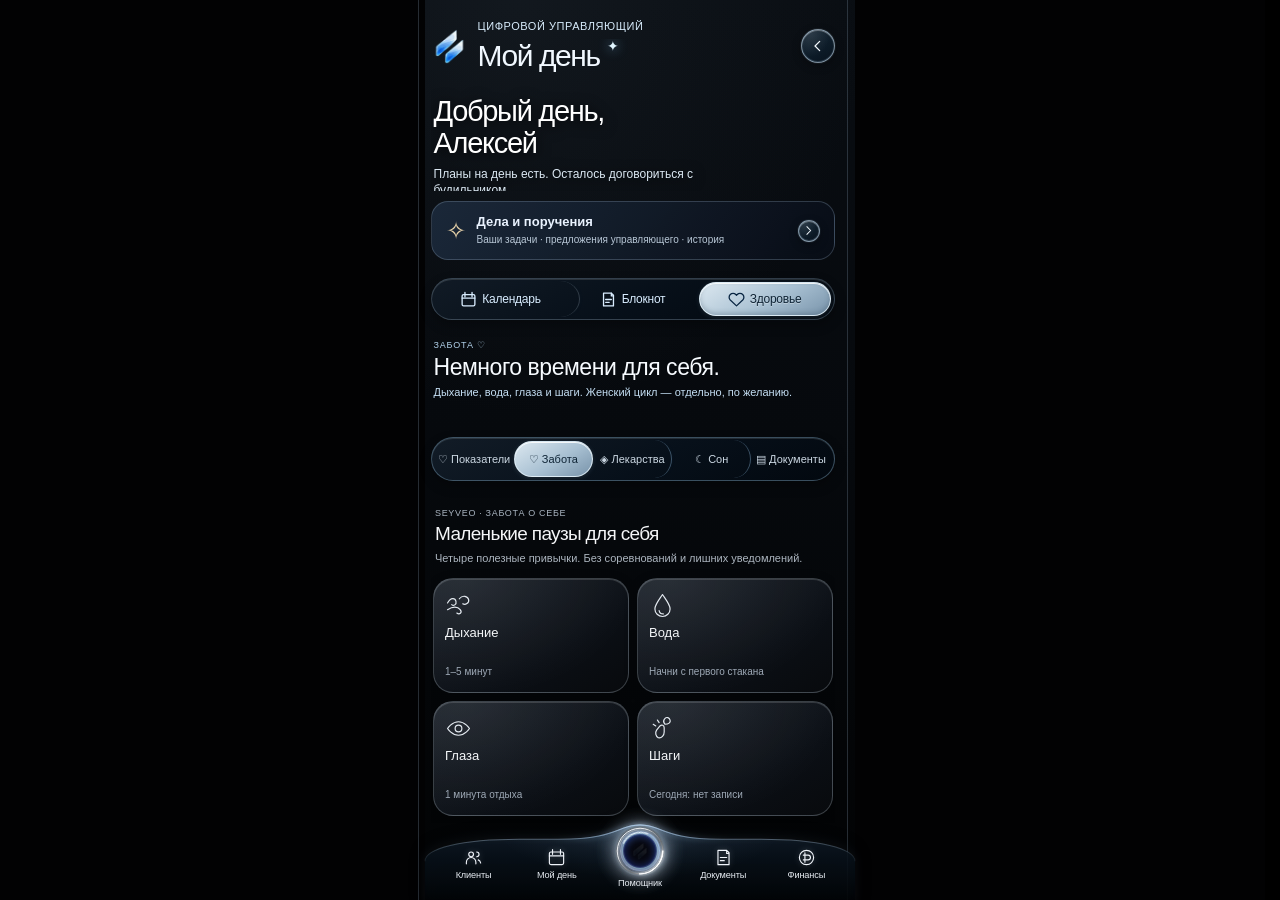
<file: app/care.html>
<!doctype html>
<html lang="ru">
<head>
  <script src="./performance-modes.js?v=1"></script>
<script>
/* Direct links also enter the single My Day shell; embedded content stays local. */
(() => {
  const params=new URLSearchParams(location.search);
  if(window.parent===window){
    const target=new URL('./myday.html',location.href);
    target.searchParams.set('view','cycle');
    
    location.replace(target.href);
  }else if(params.get('embedded')==='1'){
    document.documentElement.classList.add('personal-embedded');
  }
})();
</script>
  <meta charset="utf-8">
  <meta name="viewport" content="width=device-width,initial-scale=1,viewport-fit=cover">
  <meta name="theme-color" content="#000000">
  <meta name="apple-mobile-web-app-capable" content="yes"><meta name="apple-mobile-web-app-status-bar-style" content="black-translucent">
  <meta name="mobile-web-app-capable" content="yes">
  <meta name="description" content="Личный календарь заботы о себе в приложении «Цифровой управляющий».">
  <link rel="manifest" href="./manifest.json">
  <link rel="icon" type="image/webp" href="./assets/plasma-glass-mark.webp?v=2">
  <link rel="stylesheet" href="./myday.css?v=251">
  <link rel="stylesheet" href="./care.css?v=250">
  <link rel="stylesheet" href="./system-ui.css?v=283">
  <link rel="stylesheet" href="./polish.css?v=261">
  <link rel="stylesheet" href="./dock.css?v=304">
  <link rel="stylesheet" href="./personal-unified.css?v=292">
  <link rel="stylesheet" href="./health-navigation.css?v=288">
  <link rel="stylesheet" href="./top-tabs.css?v=288">
  <link rel="stylesheet" href="./control-dock.css?v=291">
  <script src="./care.js?v=283" defer></script>
  <script src="./care-wellness.js?v=2" defer></script>
  <script src="./system-ui.js?v=283" defer></script>
  <script src="./polish.js?v=260" defer></script>
  <title>Забота о себе — SEYVEO</title>
  <link rel="stylesheet" href="./black-velvet-premium.css?v=294">
  <link rel="stylesheet" href="./unified-quiet-glass.css?v=295">
  <link rel="stylesheet" href="./card-outline-theme.css?v=336">
  <link rel="stylesheet" href="./top-tabs-position.css?v=14">
  <link rel="stylesheet" href="./personal-shell-stability.css?v=4">
  <link rel="stylesheet" href="./personal-embedded.css?v=2">
  <link rel="prefetch" href="./health.html">
  <link rel="stylesheet" href="./navigation-gestures.css?v=3">
  <link rel="stylesheet" href="./quiet-navigation.css?v=3">
  <link rel="stylesheet" href="./personal-back-world.css?v=7">
  <link rel="stylesheet" href="./personal-home-tone.css?v=13">

  <script src="./navigation-gestures.js?v=6" defer></script>
  <link rel="stylesheet" href="./shared-plasma.css?v=4">
  <script src="./shared-plasma.js?v=4" defer></script>
  <link rel="stylesheet" href="./performance-modes.css?v=2">
  <link rel="stylesheet" href="./quick-actions-velvet.css?v=13">
  <script src="./assistant-quick-menu.js?v=6" defer></script>
  <link rel="stylesheet" href="./app-design-system.css?v=15">
  <link rel="stylesheet" href="./care-wellness.css?v=2">
</head>
<body>
  <div class="day-shell care-shell">
    <header class="day-header">
      <a class="day-back" href="./myday.html" aria-label="Вернуться в календарь"><svg viewBox="0 0 24 24" aria-hidden="true"><path d="m14.5 5-7 7 7 7"/></svg></a>
      <div class="day-heading"><span>ЦИФРОВОЙ УПРАВЛЯЮЩИЙ</span><h1>Мой день <span aria-hidden="true">✦</span></h1></div>
    </header>
    <section class="day-intro" aria-label="Приветствие"><h2 class="polish-hello">Добрый день,
Алексей</h2><p id="dayGreeting">Планы на день есть. Осталось договориться с будильником.</p></section>
    <nav class="day-tabs health-main-tabs" aria-label="Основные разделы Моего дня">
      <a class="day-tab" href="./myday.html"><svg class="day-tab-icon" viewBox="0 0 24 24" aria-hidden="true"><rect x="3" y="5" width="18" height="16" rx="2"/><path d="M7 2v6M17 2v6M3 10h18"/></svg>Календарь</a>
      <a class="day-tab" href="./myday.html?view=notes"><svg class="day-tab-icon" viewBox="0 0 24 24" aria-hidden="true"><path d="M5 3h11l3 3v15H5z"/><path d="M16 3v4h3M8 12h8M8 16h5"/></svg>Блокнот</a>
      <span class="day-tab active" aria-current="page"><svg class="day-tab-icon" viewBox="0 0 24 24" aria-hidden="true"><path d="M20.8 5a5.5 5.5 0 0 0-7.8 0L12 6l-1-1a5.5 5.5 0 0 0-7.8 7.8L12 21l8.8-8.2A5.5 5.5 0 0 0 20.8 5z"/></svg>Здоровье</span>
    </nav>
    <section class="health-head care-section-intro" aria-label="Забота о себе"><span class="day-eyebrow">ЗАБОТА ♡</span><h2>Немного времени для себя.</h2><p>Вода, шаги, дыхание и отдых для глаз. Спокойно, в своём ритме.</p></section>
    <nav class="health-tabs health-cycle-nav" aria-label="Разделы здоровья">
      <a href="./health.html?view=metrics">♡ Показатели</a>
      <a href="./health.html?view=meds">◈ Лекарства</a>
      <a href="./health.html?view=sleep">☾ Сон</a>
      <a href="./health.html?view=files">▤ Документы</a>
      <span class="active" aria-current="page">♡ Забота</span>
    </nav>
    <main class="care-main">
   <section class="health-wellness" id="healthWellness" aria-labelledby="healthWellnessTitle">
    <header class="health-wellness-head">
     <p class="day-eyebrow">SEYVEO · ЗАБОТА О СЕБЕ</p>
     <h2 id="healthWellnessTitle">Маленькие паузы для себя</h2>
     <p>Четыре полезные привычки. Без соревнований и лишних уведомлений.</p>
    </header>
    <div class="wellness-cards">
     <button type="button" class="wellness-card" data-wellness-open="breathing" aria-controls="healthWellnessDetail" aria-expanded="false">
      <svg viewBox="0 0 32 32" aria-hidden="true"><path d="M3 13c4-7 9-6 10-2s-3 6-5 4M3 21c6-4 12-4 15 0s-1 6-4 4M17 8c4-5 10-3 11 1s-4 7-7 5"/></svg>
      <strong>Дыхание</strong><small id="wellnessBreathCardMeta">1–5 минут</small>
     </button>
     <button type="button" class="wellness-card" data-wellness-open="water" aria-controls="healthWellnessDetail" aria-expanded="false">
      <svg viewBox="0 0 32 32" aria-hidden="true"><path d="M16 3C12 9 7 15 7 20a9 9 0 0 0 18 0c0-5-5-11-9-17Z"/><path d="M12 22a5 5 0 0 0 5 4"/></svg>
      <strong>Вода</strong><small id="wellnessWaterCardMeta">Начни с первого стакана</small>
     </button>
     <button type="button" class="wellness-card" data-wellness-open="eyes" aria-controls="healthWellnessDetail" aria-expanded="false">
      <svg viewBox="0 0 32 32" aria-hidden="true"><path d="M3 16s5-8 13-8 13 8 13 8-5 8-13 8S3 16 3 16Z"/><circle cx="16" cy="16" r="4"/></svg>
      <strong>Глаза</strong><small id="wellnessEyesCardMeta">1 минута отдыха</small>
     </button>

     <button type="button" class="wellness-card" data-wellness-open="steps" aria-controls="healthWellnessDetail" aria-expanded="false">
      <svg viewBox="0 0 32 32" aria-hidden="true"><path d="M11 27c-3-2-4-6-2-9l4-5c2-2 5-1 5 2v5c0 4-3 8-7 7Z"/><path d="M19 11c-2-2-2-5 0-7s5-1 6 2-2 5-6 5ZM8 13l-3-2M12 9l-2-3"/></svg>
      <strong>Шаги</strong><small id="wellnessStepsCardMeta">Сегодня: нет записи</small>
     </button>
    </div>
    <section class="wellness-detail" id="healthWellnessDetail" aria-label="Инструмент заботы" hidden>
     <div class="wellness-panel" data-wellness-panel="breathing" hidden>
      <h3>Минута спокойствия</h3>
      <p>Вдох на 4 секунды, выдох на 6. Дыши в комфортном ритме, без задержек и усилий.</p>
      <label class="wellness-session-select">Длительность
       <select id="wellnessBreathDuration" aria-label="Длительность дыхательной паузы">
        <option value="1">1 минута</option><option value="3">3 минуты</option><option value="5">5 минут</option>
       </select>
      </label>
      <div class="wellness-session">
       <div class="wellness-breath-visual" id="wellnessBreathVisual" aria-hidden="true"><div class="wellness-breath-disc"></div></div>
       <p class="wellness-session-stage" id="wellnessBreathStage" aria-live="polite">Вдох — 4 сек · выдох — 6 сек</p>
       <output class="wellness-session-time" id="wellnessBreathTime">01:00</output>
       <div class="wellness-session-actions">
        <button type="button" class="wellness-primary" id="wellnessBreathStart">Начать</button>
        <button type="button" id="wellnessBreathStop" hidden>Завершить</button>
       </div>
      </div>
      <p class="wellness-caption">Если почувствуешь головокружение или дискомфорт — остановись и вернись к обычному дыханию.</p>
     </div>
     <div class="wellness-panel" data-wellness-panel="water" hidden>
      <h3>Мой водный баланс</h3>
      <p>Отмечай, сколько воды выпито. Объёмы вводятся вручную и хранятся только в этом браузере.</p>
      <div class="wellness-stat"><strong id="wellnessWaterValue">0 мл</strong><span id="wellnessWaterGoal">Личная цель не задана</span></div>
      <div class="wellness-progress" role="progressbar" aria-label="Доля личной цели воды" aria-valuemin="0" aria-valuemax="100" aria-valuenow="0"><span id="wellnessWaterBar"></span></div>
      <div class="wellness-buttons">
       <button type="button" class="wellness-primary" data-water-add="250">+ 250 мл</button>
       <button type="button" data-water-add="150">+ 150 мл</button>
       <button type="button" data-water-add="500">+ 500 мл</button>
       <button type="button" id="wellnessWaterUndo" disabled>Отменить</button>
      </div>
      <div class="wellness-inline">
       <label>Моя цель на день, мл
        <input type="number" inputmode="numeric" min="250" max="6000" step="50" id="wellnessGoalInput" placeholder="Не задана">
       </label>
       <button type="button" id="wellnessGoalSave">Сохранить цель</button>
      </div>
      <p class="wellness-caption">Потребность в жидкости индивидуальна. Не старайся пить через силу; при медицинских ограничениях ориентируйся на врача.</p>
     </div>
     <div class="wellness-panel" data-wellness-panel="eyes" hidden>
      <h3>Отдых для глаз</h3>
      <p>Короткая пауза по принципу 20–20–20 и мягкое переключение фокуса.</p>
      <div class="wellness-session">
       <div class="wellness-eye-focus" aria-hidden="true"><svg viewBox="0 0 64 64"><path d="M7 32s10-15 25-15 25 15 25 15-10 15-25 15S7 32 7 32Z"/><circle cx="32" cy="32" r="8"/></svg></div>
       <p id="wellnessEyeTitle" class="wellness-session-stage">Посмотри вдаль</p>
       <p id="wellnessEyeHint" class="wellness-eye-hint">Оторвись от экрана. Найди предмет примерно в шести метрах или дальше.</p>
       <output class="wellness-session-time" id="wellnessEyeTime">01:00</output>
       <div class="wellness-progress" aria-hidden="true"><span id="wellnessEyeProgress"></span></div>
       <div class="wellness-session-actions">
        <button type="button" class="wellness-primary" id="wellnessEyeStart">Начать</button>
        <button type="button" id="wellnessEyeStop" hidden>Завершить</button>
       </div>
      </div>
      <p class="wellness-caption">Упражнения помогают сделать перерыв от экрана, но не лечат зрение. При боли или головокружении прекрати сеанс.</p>
     </div>

     <div class="wellness-panel" data-wellness-panel="steps" hidden>
      <h3>Мои шаги</h3>
      <p>Шаги за день из ручных записей или разрешённого импорта. Веб-версия не считает их автоматически.</p>
      <div class="wellness-stat"><strong id="wellnessStepsValue">—</strong><span id="wellnessStepsSource">Нет записи на сегодня</span></div>
      <div class="wellness-inline">
       <label>Дата<input type="date" id="wellnessStepsDate"></label>
       <label>Шагов за день<input type="number" min="0" max="200000" step="1" inputmode="numeric" id="wellnessStepsInput" placeholder="Например, 6500"></label>
      </div>
      <div class="wellness-buttons"><button type="button" class="wellness-primary" id="wellnessStepsSave">Сохранить шаги</button><button type="button" id="wellnessStepsDelete" hidden>Убрать мою запись</button></div>
      <div class="wellness-steps-week"><p>Последние семь дней</p><div id="wellnessStepsWeek" class="wellness-steps-bars" aria-label="Записи шагов за семь дней"></div></div>
      <p class="wellness-caption">Одна ручная запись на день. Импортированные показатели не удаляются при изменении ручных данных.</p>
     </div>
     <p id="wellnessNotice" class="wellness-notice" role="status" aria-live="polite"></p>
    </section>
   </section>
      <details class="care-wellness-data">
       <summary>Мои данные и приватность</summary>
       <p>Вода, шаги и паузы хранятся только в этом браузере без шифрования. Человек с доступом к устройству сможет увидеть записи. При очистке браузера данные могут исчезнуть.</p>
       <div class="wellness-buttons">
        <button type="button" id="careWellnessExport">Сохранить копию</button>
        <button type="button" id="careWellnessErase">Удалить записи заботы</button>
       </div>
       <p>Записи женского цикла сохраняются и удаляются отдельно в его календаре.</p>
      </details>
      <section class="care-cycle-entry">
       <button type="button" id="careToggleCycle" aria-expanded="false" aria-controls="careCycleContent"><span aria-hidden="true">♡</span><span><strong>Женский цикл</strong><small>Личный календарь · только по желанию</small></span><span class="care-cycle-arrow" aria-hidden="true">›</span></button>
      </section>
      <section id="careCycleContent" hidden>
      <section class="care-hero care-cycle-hero" aria-label="Женский календарь">
        <span class="care-eyebrow">♡ ЖЕНСКОЕ ЗДОРОВЬЕ</span>
        <div class="care-hero-line"><div><h2>Женский календарь<span class="care-heart">♡</span></h2><p>У организма свой календарь. Без совещаний.</p></div><span class="care-moon" aria-hidden="true">☾</span></div>
        <p class="care-hero-note">Отмечай даты месячных и самочувствие. Прогноз ориентировочный и не заменяет врача.</p>
      </section>
      <section id="careSetup" class="care-panel care-onboard" aria-labelledby="careSetupTitle" hidden>
        <div class="care-onboard-icon" aria-hidden="true">✿</div>
        <h2 id="careSetupTitle">Знакомься: календарь цикла</h2>
        <p>Можно отмечать начало менструации, самочувствие и вести собственную историю. Прогнозы будут приблизительными, без лишнего драматизма.</p>
        <p class="care-privacy-note">🔒 Раздел включается только по желанию. Записи остаются в браузере этого устройства, без облака и без публикации в общих уведомлениях. Другой человек с доступом к устройству и браузеру сможет увидеть записи: PIN-защиты пока нет.</p>
        <label class="care-consent"><input type="checkbox" id="careConsent"> Я понимаю, как хранятся мои чувствительные данные, и хочу включить этот раздел.</label>
        <button type="button" class="care-primary" id="careEnable" disabled>Включить мой календарь ♡</button>
      </section>
      <section id="careEnabled" hidden>
        <div id="careEmpty" class="care-panel care-empty-state" hidden>
          <div class="care-onboard-icon" aria-hidden="true">✧</div>
          <h2>Начнём с одной даты?</h2>
          <p>Укажи, когда началась последняя менструация. Остальное можно добавлять постепенно — без анкет на сорок вопросов.</p>
          <button type="button" class="care-primary" id="careFirstPeriod">+ Отметить начало</button>
        </div>
        <div id="careDashboard" hidden>
          <div class="care-stats">
            <article class="care-stat care-stat-main">
              <p>СЕГОДНЯ</p><strong id="careCycleDay">—</strong><span id="careCycleCaption">День цикла</span>
            </article>
            <article class="care-stat care-stat-next">
              <p>СЛЕДУЮЩЕЕ НАЧАЛО</p><strong id="careNextDate">—</strong><span id="careNextCaption">Ориентировочно</span>
            </article>
          </div>
          <p class="care-prediction-notice" id="careForecastNote">Ориентировочный расчёт, а не медицинское заключение.</p>
        </div>
        <section class="care-panel care-calendar-panel" aria-label="Календарь цикла">
          <div class="calendar-toolbar">
            <button type="button" id="carePrevMonth" class="month-arrow" aria-label="Предыдущий месяц"><svg viewBox="0 0 24 24" aria-hidden="true"><path d="m14.5 5-7 7 7 7"/></svg></button>
            <h2 id="careMonthTitle" aria-live="polite"></h2>
            <button type="button" id="careNextMonth" class="month-arrow" aria-label="Следующий месяц"><svg viewBox="0 0 24 24" aria-hidden="true"><path d="m9.5 5 7 7-7 7"/></svg></button>
          </div>
          <div class="weekdays" aria-hidden="true"><span>Пн</span><span>Вт</span><span>Ср</span><span>Чт</span><span>Пт</span><span>Сб</span><span>Вс</span></div>
          <div id="careCalendarGrid" class="month-grid care-grid" role="group" aria-label="Дни календаря цикла"></div>
          <div class="care-legend"><span><i class="care-dot logged"></i> Отмечено</span><span><i class="care-dot forecast"></i> Прогноз</span><span><i class="care-dot mood"></i> Самочувствие</span></div>
        </section>
        <div class="day-section-heading care-controls-title">
          <div><p class="day-eyebrow">ЛИЧНЫЕ ОТМЕТКИ</p><h2 id="careChosenTitle">Сегодня</h2></div>
        </div>
        <div class="care-actions">
          <button type="button" class="care-action rose" id="careAddPeriod">+ Начало цикла</button>
          <button type="button" class="care-action" id="careAddMood">♡ Самочувствие</button>
        </div>
        <div id="careDayDetails" class="care-day-details" aria-live="polite"></div>
        <section class="care-panel care-settings-panel" aria-labelledby="careSettingsTitle">
          <div class="care-panel-heading"><span class="care-setting-glyph">⚙</span><h2 id="careSettingsTitle">Мой ритм</h2></div>
          <form id="careSettingsForm">
            <div class="form-row">
              <label>Длина цикла <small>дней</small><input type="number" min="21" max="45" step="1" id="careCycleLength" required value="28"></label>
              <label>Менструация <small>дней</small><input type="number" min="2" max="10" step="1" id="carePeriodLength" required value="5"></label>
            </div>
            <p>Это личные ориентиры, а не норма для всех. При нерегулярном цикле прогноз может заметно ошибаться.</p>
            <button type="submit" class="care-secondary">Сохранить параметры</button>
          </form>
        </section>
        <section class="care-history-wrap" aria-labelledby="careHistoryTitle">
          <div class="day-section-heading"><div><p class="day-eyebrow">ИСТОРИЯ</p><h2 id="careHistoryTitle">Мои записи</h2></div></div>
          <div id="carePeriodHistory" class="care-history"></div>
        </section>
        <section class="care-data-settings">
          <p>Записи находятся только на этом устройстве. Не сохраняй конфиденциальную копию на общем компьютере.</p>
          <div class="care-data-buttons"><button type="button" id="careExport">Скачать личную копию</button><button type="button" id="careErase">Удалить мои данные</button></div>
        </section>
      </section>
      <p class="care-disclaimer">Календарь предназначен только для личных заметок. Он не диагностирует заболевания, не определяет безопасные дни и не подходит для контрацепции или установления беременности. При необычных симптомах лучше обратиться к врачу.</p>
      </section>
    </main>
    
  </div>
  <dialog class="day-dialog care-dialog" id="carePeriodDialog" aria-labelledby="carePeriodDialogTitle">
    <form id="carePeriodForm">
      <div class="dialog-top"><h2 id="carePeriodDialogTitle">Начало цикла</h2><button type="button" class="dialog-x" data-care-close="carePeriodDialog" aria-label="Закрыть"><svg viewBox="0 0 24 24" aria-hidden="true"><path d="M6 6 18 18M18 6 6 18"/></svg></button></div>
      <input type="hidden" id="carePeriodId">
      <label>Первый день менструации<input type="date" id="carePeriodDate" required></label>
      <label>Последний день <span class="optional">если известен</span><input type="date" id="carePeriodEnd"></label>
      <p class="care-form-help">Если последний день пока неизвестен, отметим только начало, а примерную длительность возьмём из параметров.</p>
      <div class="form-actions"><button type="button" class="secondary-btn" data-care-close="carePeriodDialog">Отмена</button><button type="submit" class="primary-btn">Сохранить</button></div>
    </form>
  </dialog>
  <dialog class="day-dialog care-dialog" id="careMoodDialog" aria-labelledby="careMoodDialogTitle">
    <form id="careMoodForm">
      <div class="dialog-top"><h2 id="careMoodDialogTitle">Как самочувствие?</h2><button type="button" class="dialog-x" data-care-close="careMoodDialog" aria-label="Закрыть"><svg viewBox="0 0 24 24" aria-hidden="true"><path d="M6 6 18 18M18 6 6 18"/></svg></button></div>
      <label>Дата<input type="date" id="careMoodDate" required></label>
      <label>Сегодня чувствую себя…<select id="careMoodValue">
        <option value="great">✨ Прекрасно</option><option value="calm">🌿 Спокойно</option><option value="tired">☕ Устала</option><option value="sensitive">♡ Чувствительно</option><option value="pain">☾ Дискомфорт</option><option value="other">✎ По-разному</option>
      </select></label>
      <label>Моя заметка <span class="optional">необязательно</span><textarea rows="4" maxlength="2000" id="careMoodNote" placeholder="Сон, энергия, ощущения — только то, чем хочется поделиться с собой."></textarea></label>
      <div class="form-actions"><button type="button" class="secondary-btn" data-care-close="careMoodDialog">Отмена</button><button type="submit" class="primary-btn">Сохранить</button></div>
    </form>
  </dialog>
  <div id="careToast" class="day-toast" role="status" aria-live="polite" hidden></div>
</body>
</html>
</file>
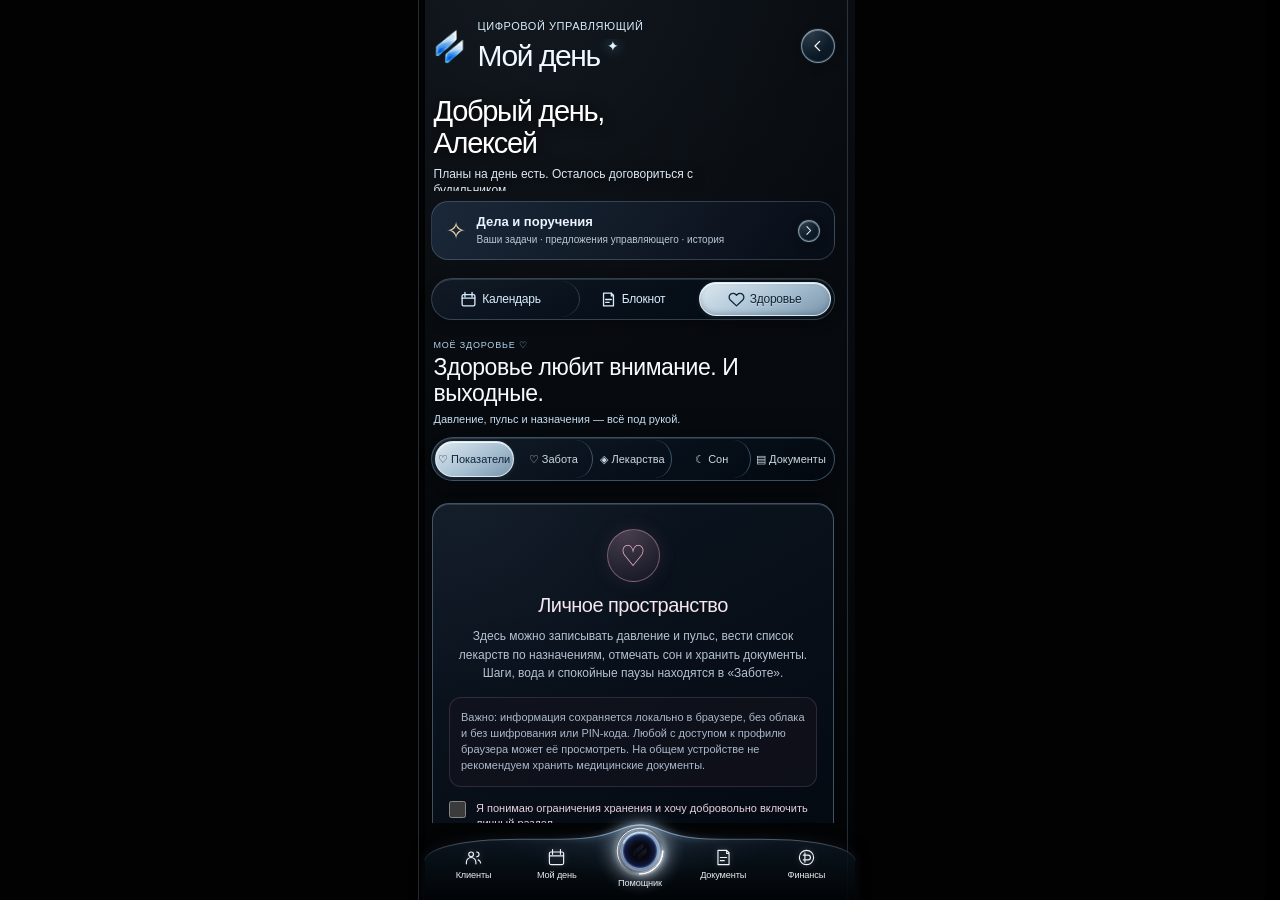
<file: app/health.html>
<!doctype html>
<html lang="ru">
<head>
  <script src="./performance-modes.js?v=1"></script>
<script>
/* Direct links also enter the single My Day shell; embedded content stays local. */
(() => {
  const params=new URLSearchParams(location.search);
  if(window.parent===window){
    const target=new URL('./myday.html',location.href);
    target.searchParams.set('view','health');
    if(params.get('view')==='wellness')target.searchParams.set('view','cycle');
    else if(params.has('view'))target.searchParams.set('healthView',params.get('view'));
    location.replace(target.href);
  }else if(params.get('embedded')==='1'){
    document.documentElement.classList.add('personal-embedded');
  }
})();
</script>
<meta charset="utf-8"><meta name="viewport" content="width=device-width,initial-scale=1,viewport-fit=cover">
<meta name="theme-color" content="#000000"><meta name="apple-mobile-web-app-capable" content="yes"><meta name="mobile-web-app-capable" content="yes"><meta name="apple-mobile-web-app-status-bar-style" content="black-translucent">
<meta name="description" content="Личный журнал давления, пульса, лекарств, сна и документов — Цифровой управляющий.">
<link rel="manifest" href="./manifest.json"><link rel="icon" type="image/webp" href="./assets/plasma-glass-mark.webp?v=2">
<link rel="stylesheet" href="./myday.css?v=250"><link rel="stylesheet" href="./care.css?v=249"><link rel="stylesheet" href="./health.css?v=250"><link rel="stylesheet" href="./system-ui.css?v=283">
  <link rel="stylesheet" href="./polish.css?v=260">
  <link rel="stylesheet" href="./dock.css?v=298">
  <link rel="stylesheet" href="./personal-unified.css?v=292">
  <link rel="stylesheet" href="./health-metrics.css?v=289">
  <link rel="stylesheet" href="./health-navigation.css?v=288">
  <link rel="stylesheet" href="./top-tabs.css?v=288">
  <link rel="stylesheet" href="./control-dock.css?v=291">
  <link rel="stylesheet" href="./health-motion.css?v=289">
<script src="./health-bridge.js?v=286" defer></script>
<script src="./health.js?v=291" defer></script><script src="./system-ui.js?v=283" defer></script>
  <script src="./polish.js?v=260" defer></script>
<title>Моё здоровье — Цифровой управляющий</title>
  <link rel="stylesheet" href="./black-velvet-premium.css?v=294">
  <link rel="stylesheet" href="./unified-quiet-glass.css?v=295">
  <link rel="stylesheet" href="./card-outline-theme.css?v=336">
  <link rel="stylesheet" href="./top-tabs-position.css?v=13">
  <link rel="stylesheet" href="./personal-shell-stability.css?v=4">
  <link rel="prefetch" href="./myday.html">
  <link rel="prefetch" href="./care.html">
  <link rel="stylesheet" href="./health-tabs-theme.css?v=1">
  <link rel="stylesheet" href="./personal-embedded.css?v=2">
  <link rel="stylesheet" href="./navigation-gestures.css?v=3">
  <link rel="stylesheet" href="./quiet-navigation.css?v=3">
  <link rel="stylesheet" href="./personal-back-world.css?v=5">
  <link rel="stylesheet" href="./personal-home-tone.css?v=13">

  <script src="./navigation-gestures.js?v=6" defer></script>
  <link rel="stylesheet" href="./shared-plasma.css?v=4">
  <script src="./shared-plasma.js?v=4" defer></script>
  <link rel="stylesheet" href="./performance-modes.css?v=2">
  <link rel="stylesheet" href="./quick-actions-velvet.css?v=12">
  <script src="./assistant-quick-menu.js?v=6" defer></script>
  <link rel="stylesheet" href="./app-design-system.css?v=15">
</head>
<body>
<div class="day-shell health-shell">
 <header class="day-header">
  <a class="day-back" href="./myday.html" aria-label="Вернуться в календарь"><svg viewBox="0 0 24 24" aria-hidden="true"><path d="m14.5 5-7 7 7 7"/></svg></a>
  <div class="day-heading"><span>ЦИФРОВОЙ УПРАВЛЯЮЩИЙ</span><h1>Мой день <span aria-hidden="true">✦</span></h1></div>
 </header>
 <section class="day-intro" aria-label="Приветствие"><h2 class="polish-hello">Добрый день,
Алексей</h2><p id="dayGreeting">Планы на день есть. Осталось договориться с будильником.</p></section>
 <nav class="day-tabs health-main-tabs" aria-label="Основные разделы Моего дня">
  <a class="day-tab" href="./myday.html"><svg class="day-tab-icon" viewBox="0 0 24 24" aria-hidden="true"><rect x="3" y="5" width="18" height="16" rx="2"/><path d="M7 2v6M17 2v6M3 10h18"/></svg>Календарь</a>
  <a class="day-tab" href="./myday.html?view=notes"><svg class="day-tab-icon" viewBox="0 0 24 24" aria-hidden="true"><path d="M5 3h11l3 3v15H5z"/><path d="M16 3v4h3M8 12h8M8 16h5"/></svg>Блокнот</a>
  <span class="day-tab active" aria-current="page"><svg class="day-tab-icon" viewBox="0 0 24 24" aria-hidden="true"><path d="M20.8 5a5.5 5.5 0 0 0-7.8 0L12 6l-1-1a5.5 5.5 0 0 0-7.8 7.8L12 21l8.8-8.2A5.5 5.5 0 0 0 20.8 5z"/></svg>Здоровье</span>
 </nav>
 <section class="health-head"><span class="day-eyebrow">МОЁ ЗДОРОВЬЕ ♡</span><h2>Здоровье любит внимание. И выходные.</h2><p>Пульс, сон и записи — всё под рукой. Без очереди в регистратуру.</p></section>
 <nav class="health-tabs" aria-label="Разделы здоровья">
   <button class="active" data-health="metrics" aria-pressed="true" type="button">♡ Показатели</button>
   <button data-health="meds" aria-pressed="false" type="button">◈ Лекарства</button>
   <button data-health="sleep" aria-pressed="false" type="button">☾ Сон</button>
   <button data-health="files" aria-pressed="false" type="button">▤ Документы</button>
   <a class="health-cycle-link" href="./care.html">♡ Забота</a>
  </nav>
 <section id="healthConsentPanel" class="care-panel care-onboard" hidden>
  <div class="care-onboard-icon">♡</div><h2>Личное пространство</h2>
  <p>Здесь можно записывать давление и пульс, вести список лекарств по назначениям, отмечать сон и хранить документы. Шаги, вода и спокойные паузы находятся в «Заботе».</p>
  <p class="care-privacy-note">Важно: информация сохраняется локально в браузере, без облака и без шифрования или PIN-кода. Любой с доступом к профилю браузера может её просмотреть. На общем устройстве не рекомендуем хранить медицинские документы.</p>
  <label class="care-consent"><input type="checkbox" id="healthConsent"> Я понимаю ограничения хранения и хочу добровольно включить личный раздел.</label>
  <button class="care-primary" id="healthEnable" type="button" disabled>Открыть моё пространство ♡</button>
 </section>

 <section id="healthMain" hidden>
  <section class="health-view health-metrics-view" data-health-view="metrics">
   <div class="day-section-heading"><div><p class="day-eyebrow">МОИ ИЗМЕРЕНИЯ</p><h2>Показатели здоровья</h2></div><button class="day-add" type="button" id="healthAddMetric">+ Запись</button></div>
   <p class="health-hint">Только введённые или разрешённые измерения. Личный журнал, не диагноз и не медицинский мониторинг.</p>
   <div class="health-metric-grid">
    <article class="health-metric-tile health-metric-tile--pressure" data-reading="empty">
     <div class="health-metric-caption">Давление</div>
     <div class="health-metric-art" aria-hidden="true">
      <span class="health-metric-halo"></span><span class="health-metric-orbit"></span>
      <svg class="health-art-icon health-art-pressure" viewBox="0 0 64 64">
       <path class="health-pressure-arc" d="M16 44a21 21 0 1 1 32 0"/>
       <path class="health-pressure-graduation" d="M17 38l-4 2M18 24l-4-3M32 17v-5M46 24l4-3M47 38l4 2"/>
       <path class="health-pressure-needle" d="M32 35l12-14"/>
       <circle cx="32" cy="35" r="3.4"/>
       <path class="health-pressure-base" d="M20 49h24"/>
      </svg>
     </div>
     <strong id="healthPressureValue">—</strong><small>мм рт. ст.</small><p id="healthPressureMeta">Нет измерений</p>
    </article>
    <article class="health-metric-tile health-metric-tile--pulse" data-reading="empty">
     <div class="health-metric-caption">Пульс</div>
     <div class="health-metric-art" aria-hidden="true">
      <span class="health-metric-halo"></span><span class="health-metric-orbit"></span>
      <svg class="health-art-icon health-art-heart" viewBox="0 0 64 64">
       <path class="health-heart-shape" d="M32 52 13 33.5C4 24.5 13.5 10 24 15.2c3.3 1.6 5.5 4.7 8 7.1 2.5-2.4 4.7-5.5 8-7.1C50.5 10 60 24.5 51 33.5Z"/>
       <path class="health-heart-trace" d="M9 33h11l5-8 7 17 7-15 4 6h12"/>
      </svg>
     </div>
     <strong id="healthPulseValue">—</strong><small>уд/мин</small><p id="healthPulseMeta">Нет измерений</p>
    </article>
   </div>

   <div class="day-section-heading health-history-heading"><h2>История измерений</h2><label class="health-filter-label"><span class="sr-only">Фильтр измерений</span><select id="healthMetricFilter"><option value="all">Все</option><option value="pressure">Давление</option><option value="pulse">Пульс</option></select></label></div>
   <div id="healthMetricsHistory" class="health-list"></div>
   <section class="health-device-panel" aria-labelledby="healthDeviceTitle">
    <div class="health-device-heading"><h3 id="healthDeviceTitle">Телефон и смарт-часы</h3><span class="health-device-label">Подготовка</span></div>
    <p>Apple Health / Apple Watch и Health Connect / Android: интерфейс подключения подготовлен. В веб-версии прямой доступ к данным часов отсутствует.</p>
    <div class="health-provider-row health-provider-link-row">
     <div class="health-provider-info"><strong>Apple Health</strong><span id="healthAppleStatus">Синхронизация не подключена</span></div>
     <a class="health-provider-open" href="https://apps.apple.com/app/apple-health/id1242545199" target="_blank" rel="noopener noreferrer" aria-label="Открыть Apple Health в App Store"><svg class="health-store-icon" viewBox="0 0 24 24" aria-hidden="true"><path d="M9.2 4.2 18.6 20M14.8 4.2 5.4 20M4.3 15.8h15.4"/></svg><span>App Store</span></a>
    </div>
    <div class="health-provider-row health-provider-link-row">
     <div class="health-provider-info"><strong>Health Connect</strong><span id="healthAndroidStatus">Синхронизация не подключена</span></div>
     <a class="health-provider-open" href="https://play.google.com/store/apps/details?id=com.google.android.apps.healthdata" target="_blank" rel="noopener noreferrer" aria-label="Открыть Health Connect в Google Play"><svg class="health-store-icon" viewBox="0 0 24 24" aria-hidden="true"><path d="M5.5 3.5v17l14-8.5z"/></svg><span>Google Play</span></a>
    </div>
    <p class="health-device-platform-help">На iPhone приложение «Здоровье» обычно уже установлено. На Android 14 и новее Health Connect находится в настройках телефона. <a href="https://support.google.com/android/answer/12201227?hl=ru" target="_blank" rel="noopener noreferrer">Где найти в Android</a></p>
    <button type="button" class="health-native-sync" id="healthSync" hidden>Получить разрешённые показатели</button>
    <p class="health-device-foot">Только с вашего разрешения. Облачная синхронизация и отображение на часах пока не реализованы.</p>
   </section>
  </section>
  <section class="health-view" data-health-view="meds" hidden>
   <div class="day-section-heading"><div><p class="day-eyebrow">ПРИЁМ ПО НАЗНАЧЕНИЮ</p><h2>Мои лекарства</h2></div><button class="day-add" id="healthAddMed" type="button">+ Добавить</button></div>
   <p class="health-hint">Напоминаем только о графике, который ты ввёл. Не назначаем препараты и не меняем дозировки.</p>
   <div id="healthToday" class="health-list"></div>
   <div class="day-section-heading"><h2>Мой список</h2></div><div id="healthMeds" class="health-list"></div>
   <p class="health-hint">Небольшие напоминания работают только пока эта страница открыта. Настоящие push при закрытом приложении ещё не подключены. Отметка «Принято» означает только твоё подтверждение.</p>
  </section>
  <section class="health-view" data-health-view="sleep" hidden>
   <div class="day-section-heading"><div><p class="day-eyebrow">ОТДЫХ — НЕ РОСКОШЬ</p><h2>Дневник сна</h2></div><button class="day-add" id="healthAddSleep" type="button">+ Запись</button></div>
   <div id="healthSleepSummary" class="health-summary"></div>
   <div id="healthSleep" class="health-list"></div>
   <p class="health-hint">Это журнал твоих записей, не медицинский анализ качества сна.</p>
  </section>
  <section class="health-view" data-health-view="files" hidden>
   <div class="day-section-heading"><div><p class="day-eyebrow">ВАЖНОЕ ПОД РУКОЙ</p><h2>Медицинская папка</h2></div><button class="day-add" type="button" id="healthChooseFile">+ Документ</button></div>
   <input id="healthFileInput" type="file" accept=".pdf,.jpg,.jpeg,.png,.webp,.txt,.doc,.docx" hidden>
   <p class="health-hint">Фото рецептов, результаты анализов, PDF или документы — только на этом устройстве. Максимум 8 МБ на файл. Файлы не отправляются на сервер, но не зашифрованы.</p>
   <div id="healthDocuments" class="health-list"></div>
   <p class="health-hint">Резервная копия обычных заметок не включает медицинские файлы. Их нужно отдельно скачать, если хочешь сохранить копии.</p>
  </section>
  <div class="health-danger"><p>Показатели, вода, выполненные паузы, лекарства и сон входят в резервную копию JSON. Медицинские документы в копию не входят.</p><div><button type="button" id="healthExport">↓ Копия записей</button><button type="button" id="healthDeleteAll">Удалить всё медицинское</button></div></div>
 </section>
 <p class="care-disclaimer">Это личный органайзер, не медицинская услуга. Если пропустил назначенную дозу, следуй инструкции к препарату или рекомендации врача; приложение не подсказывает, сколько принять. При экстренных симптомах обратись за медицинской помощью.</p>
 
</div>
<dialog id="healthMetricDialog" class="day-dialog" aria-labelledby="healthMetricTitle">
 <form id="healthMetricForm">
  <div class="dialog-top"><h2 id="healthMetricTitle">Новое измерение</h2><button type="button" class="dialog-x" data-health-close="healthMetricDialog" aria-label="Закрыть"><svg viewBox="0 0 24 24" aria-hidden="true"><path d="M6 6 18 18M18 6 6 18"/></svg></button></div>
  <input id="healthMetricId" type="hidden">
  <label>Что записываем<select id="healthMetricType"><option value="pressure">Давление</option><option value="pulse">Пульс</option></select></label>
  <div class="form-row"><label>Дата<input type="date" id="healthMetricDate" required></label><label>Время<input type="time" id="healthMetricTime" required></label></div>
  <div class="form-row" data-metric-fields="pressure"><label>Верхнее, мм рт. ст.<input type="number" id="healthMetricSys" min="50" max="300" step="1" inputmode="numeric" placeholder="120"></label><label>Нижнее, мм рт. ст.<input type="number" id="healthMetricDia" min="30" max="200" step="1" inputmode="numeric" placeholder="80"></label></div>
  <div data-metric-fields="pulse" hidden><label>Пульс, уд/мин<input type="number" id="healthMetricBpm" min="25" max="250" step="1" inputmode="numeric" placeholder="72"></label></div>
  <label>Заметка <span class="optional">необязательно</span><textarea id="healthMetricNote" maxlength="500" rows="2" placeholder="Например: после прогулки"></textarea></label>
  <p class="health-hint">Записывай фактически измеренные значения. Приложение не определяет норму и не ставит диагноз.</p>
  <div class="form-actions"><button type="button" class="secondary-btn" data-health-close="healthMetricDialog">Отмена</button><button type="submit" class="primary-btn">Сохранить</button></div>
 </form>
</dialog>
<dialog id="healthMedDialog" class="day-dialog" aria-labelledby="healthMedTitle">
 <form id="healthMedForm"><div class="dialog-top"><h2 id="healthMedTitle">Моё лекарство</h2><button type="button" class="dialog-x" data-health-close="healthMedDialog" aria-label="Закрыть"><svg viewBox="0 0 24 24" aria-hidden="true"><path d="M6 6 18 18M18 6 6 18"/></svg></button></div>
  <input type="hidden" id="healthMedId">
  <label>Название<input id="healthMedName" maxlength="100" required placeholder="По назначению врача"></label>
  <label>Дозировка как в назначении<input id="healthMedDose" maxlength="100" required placeholder="Например: 1 таблетка (по назначению)"></label>
  <label>Время приёма <small>через запятую: 08:00, 20:00</small><input id="healthMedTimes" maxlength="100" required placeholder="08:00, 20:00"></label>
  <div class="form-row"><label>С даты<input id="healthMedStart" type="date" required></label><label>По дату <span class="optional">необязательно</span><input id="healthMedEnd" type="date"></label></div>
  <label>Моя заметка <span class="optional">необязательно</span><textarea id="healthMedNote" maxlength="1200" rows="3" placeholder="Из инструкции или назначения, не менять самостоятельно."></textarea></label>
  <div class="form-actions"><button type="button" class="secondary-btn" data-health-close="healthMedDialog">Отмена</button><button type="submit" class="primary-btn">Сохранить</button></div>
 </form>
</dialog>
<dialog id="healthSleepDialog" class="day-dialog" aria-labelledby="healthSleepTitle">
 <form id="healthSleepForm"><div class="dialog-top"><h2 id="healthSleepTitle">Запись сна</h2><button type="button" class="dialog-x" data-health-close="healthSleepDialog" aria-label="Закрыть"><svg viewBox="0 0 24 24" aria-hidden="true"><path d="M6 6 18 18M18 6 6 18"/></svg></button></div>
  <label>Дата пробуждения<input id="healthSleepDate" type="date" required></label>
  <div class="form-row"><label>Спал(а), часов<input id="healthSleepHours" type="number" min="0" max="24" step=".25" required placeholder="7.5"></label>
  <label>Как спалось<select id="healthSleepQuality"><option value="great">Отлично</option><option value="normal">Нормально</option><option value="poor">Беспокойно</option></select></label></div>
  <label>Заметка <span class="optional">необязательно</span><textarea id="healthSleepNote" maxlength="1200" rows="3" placeholder="Что повлияло на сон?"></textarea></label>
  <div class="form-actions"><button type="button" class="secondary-btn" data-health-close="healthSleepDialog">Отмена</button><button type="submit" class="primary-btn">Сохранить</button></div>
 </form>
</dialog>
<div id="healthToast" class="day-toast" role="status" aria-live="polite" hidden></div>
</body></html>
</file>
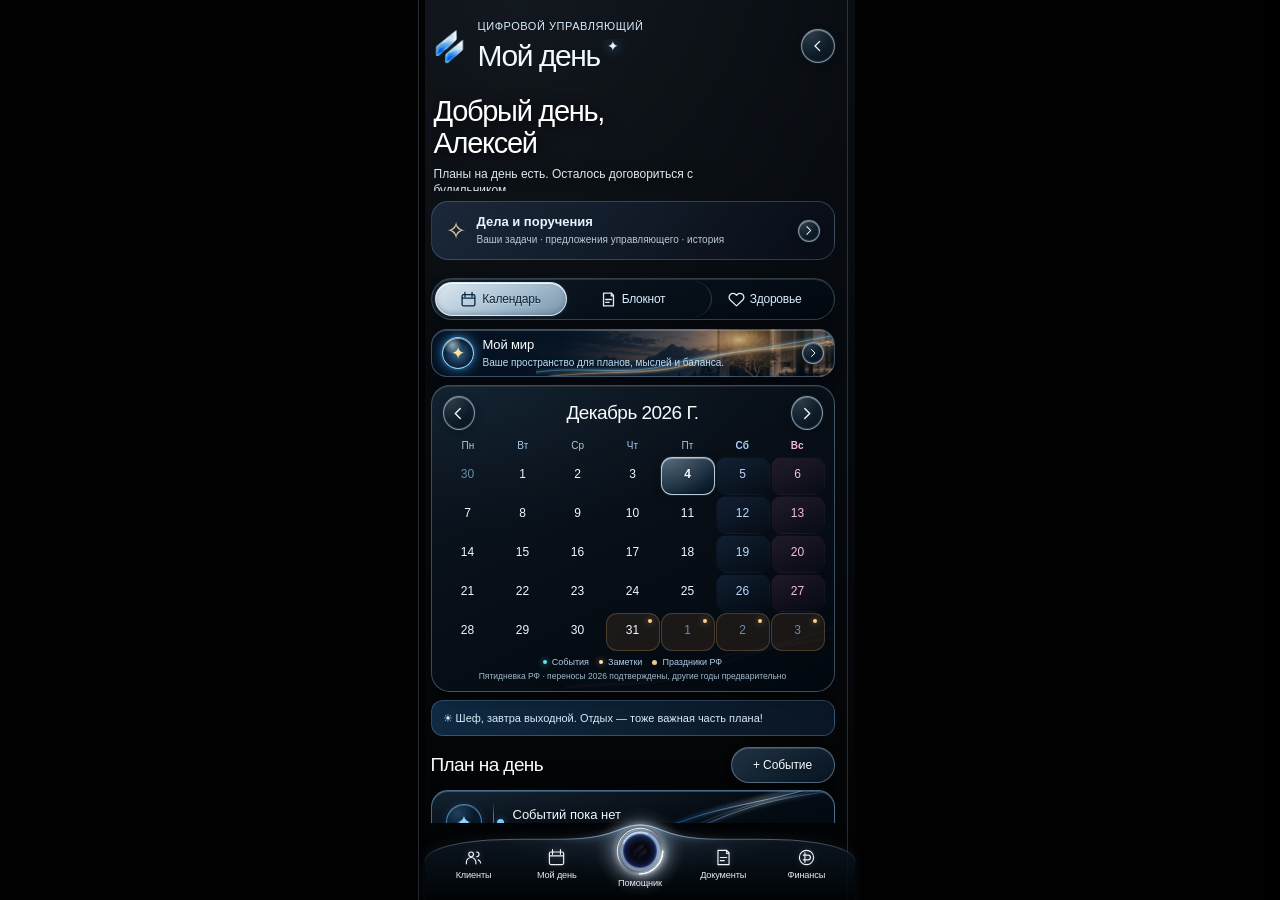
<file: app/myday.html>
<!doctype html>
<html lang="ru">
<head>
  <script src="./performance-modes.js?v=1"></script>
  <meta charset="utf-8">
  <meta name="viewport" content="width=device-width,initial-scale=1,viewport-fit=cover">
  <meta name="theme-color" content="#000000">
  <meta name="description" content="Мой день — календарь и блокнот приложения «Цифровой управляющий». Разработчик: Цифровой бизнес.">
  <meta name="apple-mobile-web-app-capable" content="yes"><meta name="apple-mobile-web-app-status-bar-style" content="black-translucent">
  <meta name="mobile-web-app-capable" content="yes">
  <link rel="manifest" href="./manifest.json">
  <link rel="icon" type="image/webp" href="./assets/plasma-glass-mark.webp?v=2">
  <script>/* Apply the saved dock preference before the calendar draws. */
  try { if(JSON.parse(localStorage.getItem('digital-manager-black-velvet-v2')||'{}')?.management?.voice?.dock===false)document.documentElement.classList.add('dm-myday-no-dock'); }catch(_){}
  </script>
  <link rel="stylesheet" href="./myday.css?v=251">
  <link rel="stylesheet" href="./system-ui.css?v=283">
  <link rel="stylesheet" href="./polish.css?v=261">
  <link rel="stylesheet" href="./dock.css?v=304">
  <link rel="stylesheet" href="./myday-finish.css?v=279">
  <link rel="stylesheet" href="./personal-unified.css?v=292">
  <link rel="stylesheet" href="./top-tabs.css?v=288">
  <link rel="stylesheet" href="./voice-hints.css?v=290">
  <link rel="stylesheet" href="./control-dock.css?v=291">
  <script src="./russia-calendar.js?v=250" defer></script>
  <script src="./myday.js?v=288" defer></script>
  <script src="./roman-day-brief.js?v=1" defer></script>
  <script src="./personal-router.js?v=8" defer></script>
  <script src="./voice-hints.js?v=291" defer></script>
  <script src="./system-ui.js?v=283" defer></script>
  <script src="./polish.js?v=264" defer></script>
  <title>Мой день — Цифровой управляющий</title>
  <link rel="stylesheet" href="./black-velvet-premium.css?v=294">
  <link rel="stylesheet" href="./unified-quiet-glass.css?v=295">
  <link rel="stylesheet" href="./card-outline-theme.css?v=336">
  <link rel="stylesheet" href="./top-tabs-position.css?v=14">
  <link rel="stylesheet" href="./personal-shell-stability.css?v=4">
  <link rel="stylesheet" href="./personal-router.css?v=9">
  <link rel="prefetch" href="./health.html">
  <link rel="stylesheet" href="./navigation-gestures.css?v=3">
  <link rel="stylesheet" href="./quiet-navigation.css?v=3">
  <link rel="stylesheet" href="./personal-back-world.css?v=7">
  <link rel="stylesheet" href="./personal-home-tone.css?v=13">
  <link rel="stylesheet" href="./myday-plasma-mode.css?v=9">
  <link rel="stylesheet" href="./personal-dock-plasma-material.css?v=1">
  
  <script src="./navigation-gestures.js?v=6" defer></script>
  <script src="./myday-plasma-mode.js?v=5" defer></script>
  <link rel="stylesheet" href="./shared-plasma.css?v=4">
  <script src="./shared-plasma.js?v=4" defer></script>
  <link rel="stylesheet" href="./performance-modes.css?v=2">
  <link rel="stylesheet" href="./quick-actions-velvet.css?v=13">
  <script src="./assistant-quick-menu.js?v=6" defer></script>
  <link rel="stylesheet" href="./app-design-system.css?v=15">
<style>
.day-shell .dm-day-work-link{box-sizing:border-box;display:flex;align-items:center;gap:11px;margin:10px 0 13px;padding:12px 14px;border-radius:17px;text-decoration:none;color:#eaf3ff;border:1px solid rgba(172,196,220,.24);background:linear-gradient(125deg,rgba(30,45,64,.84),rgba(8,13,23,.88))}
.day-shell .dm-day-work-link>span:nth-child(2){flex:1;min-width:0;display:grid;gap:4px}
.day-shell .dm-day-work-link strong{font-size:13px;font-weight:600}
.day-shell .dm-day-work-link small{font-size:10px;line-height:1.4;color:#b9c8d7}
.day-shell .dm-day-work-link>span:first-child{font-size:24px;color:#ead5ac}
.day-shell .dm-day-work-link:focus-visible{outline:2px solid #d0e8ff;outline-offset:2px}
</style>

</head>
<body class="dm-calendar-photo">
  <div class="day-shell">
    <header class="day-header">
      <a class="day-back" href="./index.html" aria-label="На предыдущую страницу или на главную" title="Назад"><svg viewBox="0 0 24 24" aria-hidden="true"><path d="m14.5 5-7 7 7 7"/></svg></a>
      <div class="day-heading"><span>ЦИФРОВОЙ УПРАВЛЯЮЩИЙ</span><h1>Мой день <span aria-hidden="true">✦</span></h1></div>
    </header>
    <section class="day-intro" aria-label="Приветствие"><h2 class="polish-hello">Добрый день,
Алексей</h2>
      <p class="day-eyebrow">ДЕЛА • МЫСЛИ • ПЛАНЫ</p>
      <p id="dayGreeting">Планы на день есть. Осталось договориться с будильником.</p>
    </section>
    <a class="dm-day-work-link" href="./index.html?journal=mine" aria-label="Открыть дела, поручения и историю"><span aria-hidden="true">✧</span><span><strong>Дела и поручения</strong><small>Ваши задачи · предложения управляющего · история</small></span><span class="dm-circle-arrow" aria-hidden="true"><svg viewBox="0 0 24 24"><path d="m9 5 7 7-7 7"/></svg></span></a>
    <nav class="day-tabs" aria-label="Разделы моего дня">
      <button class="day-tab active" type="button" data-view="calendar" aria-selected="true"><svg class="day-tab-icon" viewBox="0 0 24 24" aria-hidden="true"><rect x="3" y="5" width="18" height="16" rx="2"/><path d="M7 2v6M17 2v6M3 10h18"/></svg>Календарь</button>
      <button class="day-tab" type="button" data-view="notes" aria-selected="false"><svg class="day-tab-icon" viewBox="0 0 24 24" aria-hidden="true"><path d="M5 3h11l3 3v15H5z"/><path d="M16 3v4h3M8 12h8M8 16h5"/></svg>Блокнот <span id="notesCount" class="day-count" hidden></span></button>
      <a class="day-tab" data-view="health" href="./health.html" aria-label="Открыть Моё здоровье"><svg class="day-tab-icon" viewBox="0 0 24 24" aria-hidden="true"><path d="M20.8 5a5.5 5.5 0 0 0-7.8 0L12 6l-1-1a5.5 5.5 0 0 0-7.8 7.8L12 21l8.8-8.2A5.5 5.5 0 0 0 20.8 5z"/></svg>Здоровье</a>
    </nav>
    <section id="personalHealthIntro" class="personal-health-intro" aria-label="Раздел здоровья" hidden>
      <span class="day-eyebrow" id="personalHealthEyebrow">МОЁ ЗДОРОВЬЕ ♡</span>
      <h2 id="personalHealthTitle">Здоровье любит внимание. И выходные.</h2>
      <p id="personalHealthDescription">Пульс, сон и записи — всё под рукой. Без очереди в регистратуру.</p>
    </section>
    <nav id="personalHealthTabs" class="personal-health-tabs" aria-label="Здоровье и забота" hidden>
      <button type="button" data-personal-health="metrics" class="active" aria-pressed="true">♡ Показатели</button>
      <button type="button" data-personal-health="cycle" aria-pressed="false">♡ Забота</button>
      <button type="button" data-personal-health="meds" aria-pressed="false">◈ Лекарства</button>
      <button type="button" data-personal-health="sleep" aria-pressed="false">☾ Сон</button>
      <button type="button" data-personal-health="files" aria-pressed="false">▤ Документы</button>
    </nav>
    <a class="world-entry" href="./world.html"><span class="world-entry-symbol">✦</span><span><strong>Мой мир</strong><small>Ваше пространство для планов, мыслей и баланса.</small></span><span class="world-entry-arrow dm-circle-arrow" aria-hidden="true"><svg viewBox="0 0 24 24"><path d="m9 5 7 7-7 7"/></svg></span></a>
    <main>
      <section id="calendarView" class="day-view" aria-label="Календарь">
        <div class="day-panel calendar-panel">
          <div class="calendar-toolbar">
            <button type="button" id="prevMonth" class="month-arrow" aria-label="Предыдущий месяц"><svg viewBox="0 0 24 24" aria-hidden="true"><path d="m14.5 5-7 7 7 7"/></svg></button>
            <h2 id="calendarMonth" aria-live="polite"></h2>
            <button type="button" id="nextMonth" class="month-arrow" aria-label="Следующий месяц"><svg viewBox="0 0 24 24" aria-hidden="true"><path d="m9.5 5 7 7-7 7"/></svg></button>
          </div>
          <div class="weekdays" aria-hidden="true"><span>Пн</span><span>Вт</span><span>Ср</span><span>Чт</span><span>Пт</span><span>Сб</span><span>Вс</span></div>
          <div class="month-grid" id="monthGrid" role="group" aria-label="Дни месяца"></div>
          <div class="calendar-legend"><span><i class="legend-event"></i> События</span><span><i class="legend-note"></i> Заметки</span><span><i class="legend-holiday"></i> Праздники РФ</span></div>
          <p class="ru-calendar-caption">Пятидневка РФ · переносы 2026 подтверждены, другие годы предварительно</p>
        </div>
        <div class="calendar-day-details" tabindex="0" role="region" aria-label="События и заметки выбранного дня">
          <div id="ruSelectedStatus" class="ru-selected-status" role="status" hidden></div>
        <div id="ruTomorrowWarning" class="ru-tomorrow-warning" role="status" hidden></div>
        <div class="day-section-heading">
          <div><h2>План на день <span class="sr-only" id="selectedDateLabel"></span></h2></div>
          <button class="day-add" id="addEvent" type="button">+ Событие</button>
        </div>
        <div id="eventsList" class="event-list" aria-live="polite"></div>
        <div class="day-section-heading notes-in-day">
          <div><h2>Заметки за день</h2></div>
          <button class="day-add subtle" id="addNoteForDay" type="button">+ Запись</button>
        </div>
        <div id="dayNotesList" class="day-notes-list"></div>
        </div>
      </section>
      <section id="notesView" class="day-view" hidden aria-label="Блокнот">
        <div class="day-section-heading notebook-title">
          <div><p class="day-eyebrow">ГОЛОВА НЕ ЖЁСТКИЙ ДИСК</p><h2>Мой блокнот</h2></div>
          <button type="button" id="addNote" class="day-add">+ Запись</button>
        </div>
        <div class="notebook-tools">
          <label class="search-wrap"><span class="sr-only">Поиск по заметкам</span><svg viewBox="0 0 24 24" aria-hidden="true"><circle cx="10.8" cy="10.8" r="6.2"/><path d="m16 16 4.3 4.3"/></svg><input id="noteSearch" type="search" placeholder="Найти мысль, идею, план…" autocomplete="off"></label>
          <button type="button" id="exportDay" class="notebook-export" aria-label="Сохранить резервную копию заметок и событий в JSON" title="Резервная копия: записи хранятся только на этом устройстве"><svg viewBox="0 0 24 24" aria-hidden="true"><path d="M12 3v11m-4-4 4 4 4-4M4 16v4h16v-4"/></svg></button>
        </div>
        <div id="notesList" class="notebook-list" aria-live="polite"></div>
      </section>
      <section id="healthEmbedded" class="personal-embedded-view" aria-label="Моё здоровье" hidden>
        <p class="personal-frame-loading" role="status">Открываем журнал здоровья…</p>
        <iframe id="healthFrame" title="Моё здоровье" loading="eager" referrerpolicy="same-origin"></iframe>
      </section>
      <section id="cycleEmbedded" class="personal-embedded-view" aria-label="Женский календарь" hidden>
        <p class="personal-frame-loading" role="status">Открываем женский календарь…</p>
        <iframe id="cycleFrame" title="Женский календарь" loading="eager" referrerpolicy="same-origin"></iframe>
      </section>
    </main>
  </div>
  <dialog id="eventDialog" class="day-dialog" aria-labelledby="eventDialogTitle">
    <form id="eventForm">
      <div class="dialog-top"><h2 id="eventDialogTitle">Новое событие</h2><button type="button" class="dialog-x" data-close="eventDialog" aria-label="Закрыть"><svg viewBox="0 0 24 24" aria-hidden="true"><path d="M6 6 18 18M18 6 6 18"/></svg></button></div>
      <input id="eventId" type="hidden">
      <p id="eventFromNoteHint" class="event-from-note-hint" hidden></p>
      <label>Название<input id="eventTitle" maxlength="100" required placeholder="Что нельзя забыть?"></label>
      <div class="form-row"><label>Дата<input id="eventDate" type="date" required></label><label>Время <span class="optional">необязательно</span><input id="eventTime" type="time"></label></div>
      <div id="ruEventAdvice" class="ru-event-advice" role="status" aria-live="polite" hidden><span id="ruEventAdviceText"></span><button type="button" id="ruMoveWorking">На рабочий день</button></div>
      <label>Тип<select id="eventKind"><option value="task">Дело</option><option value="meeting">Встреча</option><option value="personal">Личное</option><option value="business">Бизнес</option></select></label>
      <label>Подробности <span class="optional">необязательно</span><textarea id="eventDetail" maxlength="2500" rows="3" placeholder="Адрес, телефон, важные детали…"></textarea></label>
      <div class="form-actions"><button type="button" class="secondary-btn" data-close="eventDialog">Отмена</button><button type="submit" class="primary-btn">Сохранить</button></div>
    </form>
  </dialog>
  <dialog id="noteDialog" class="day-dialog" aria-labelledby="noteDialogTitle">
    <form id="noteForm">
      <div class="dialog-top"><h2 id="noteDialogTitle">Новая запись</h2><button type="button" class="dialog-x" data-close="noteDialog" aria-label="Закрыть"><svg viewBox="0 0 24 24" aria-hidden="true"><path d="M6 6 18 18M18 6 6 18"/></svg></button></div>
      <input id="noteId" type="hidden">
      <label>Заголовок<input id="noteTitle" maxlength="100" required placeholder="Идея, план, важная мысль…"></label>
      <div class="form-row"><label>Дата<input id="noteDate" type="date" required></label><label>Раздел<select id="noteKind"><option value="personal">Личное</option><option value="business">Работа</option></select></label></div>
      <label>Текст<textarea id="noteText" required maxlength="30000" rows="7" placeholder="Запиши сейчас — завтра себе спасибо скажешь."></textarea></label>
      <div class="form-actions"><button type="button" class="secondary-btn" data-close="noteDialog">Отмена</button><button type="submit" class="primary-btn">Сохранить</button></div>
    </form>
  </dialog>
  <div class="day-toast" id="dayToast" role="status" aria-live="polite" hidden></div>
</body>
</html>
</file>
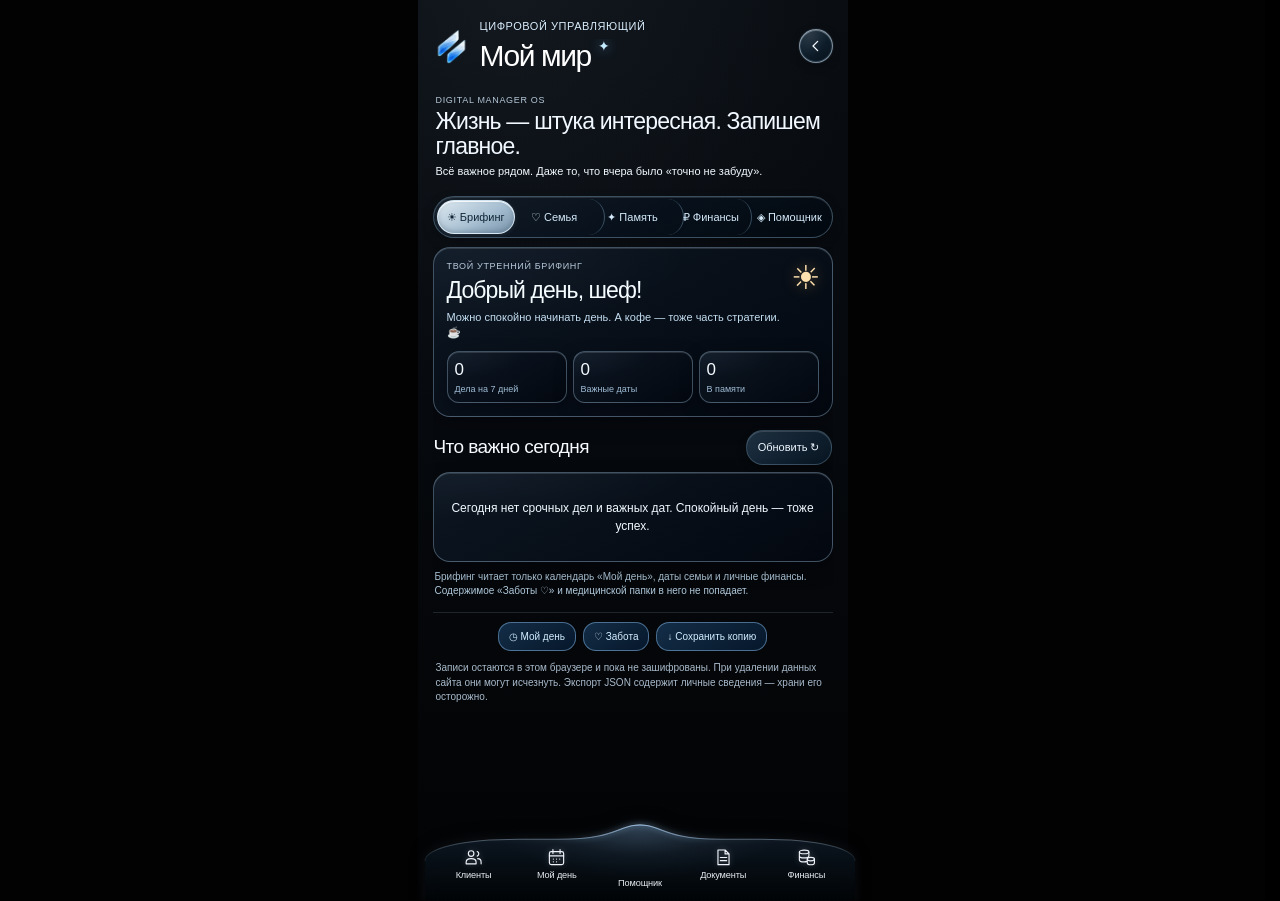
<file: app/world.html>
<!doctype html>
<html lang="ru">
<head>
  <script src="./performance-modes.js?v=1"></script>
  <script>document.documentElement.classList.add("dm-world-loading");</script>
  <meta charset="utf-8"><meta name="dm-app-build" content="20261014-personal-glass-1"><meta name="viewport" content="width=device-width,initial-scale=1,viewport-fit=cover">
  <meta name="theme-color" content="#000000"><meta name="apple-mobile-web-app-capable" content="yes"><meta name="mobile-web-app-capable" content="yes"><meta name="apple-mobile-web-app-status-bar-style" content="black-translucent">
  <meta name="description" content="Мой мир — семья, память, финансы и утренний брифинг Цифрового управляющего.">
  <link rel="manifest" href="./manifest.json"><link rel="icon" type="image/webp" href="./assets/plasma-glass-mark.webp?v=2">
  <link rel="stylesheet" href="./style.css?v=669"><link rel="stylesheet" href="./myday.css?v=251"><link rel="stylesheet" href="./world.css?v=250"><link rel="stylesheet" href="./system-ui.css?v=283">
  <link rel="stylesheet" href="./polish.css?v=261">
  <link rel="stylesheet" href="./dock.css?v=304">
  <link rel="stylesheet" href="./personal-unified.css?v=292">
  <link rel="stylesheet" href="./voice-hints.css?v=290">
  <script src="./pwa-updates.js?v=1" defer></script>
  <script src="./world.js?v=284" defer></script>
  <script src="./send-plane-glass.js?v=1" defer></script>
  <script src="./voice-hints.js?v=291" defer></script><script src="./system-ui.js?v=283" defer></script>
  
  
  <title>Мой мир — Цифровой управляющий</title>
  <link rel="stylesheet" href="./black-velvet-premium.css?v=294">
  <link rel="stylesheet" href="./unified-quiet-glass.css?v=295">
  <link rel="stylesheet" href="./card-outline-theme.css?v=336">
  <link rel="stylesheet" href="./top-tabs-position.css?v=14">
  <link rel="stylesheet" href="./personal-shell-stability.css?v=4">
  <link rel="stylesheet" href="./navigation-gestures.css?v=3">
  <link rel="stylesheet" href="./quiet-navigation.css?v=3">

  <link rel="stylesheet" href="./world-layout-stability.css?v=4">
  <link rel="stylesheet" href="./personal-back-world.css?v=7">
  <link rel="stylesheet" href="./send-plane-glass.css?v=3">
  <link rel="stylesheet" href="./personal-home-tone.css?v=13">
  
  <script src="./navigation-gestures.js?v=6" defer></script>
  <link rel="stylesheet" href="./world-modern-dock.css?v=10">
  <link rel="stylesheet" href="./shared-plasma.css?v=4">
  
  <script src="./shared-plasma.js?v=4" defer></script>
  <script src="./world-modern-dock.js?v=8" defer></script>
  <link rel="stylesheet" href="./performance-modes.css?v=2">
  <link rel="stylesheet" href="./quick-actions-velvet.css?v=13">
  <script src="./assistant-quick-menu.js?v=6" defer></script>
  <link rel="stylesheet" href="./app-design-system.css?v=15">
</head>
<body>
 <div class="day-shell world-shell dm-polished">
  <header class="day-header">
    <a class="day-back" href="./myday.html" aria-label="Мой день"><svg viewBox="0 0 24 24" aria-hidden="true"><path d="m14.5 5-7 7 7 7"/></svg></a>
    <div class="day-heading"><span>ЦИФРОВОЙ УПРАВЛЯЮЩИЙ</span><h1>Мой мир <span aria-hidden="true">✦</span></h1></div>
  </header>
  <div class="world-intro"><p class="day-eyebrow">DIGITAL MANAGER OS</p><h2>Жизнь — штука интересная. Запишем главное.</h2><p>Всё важное рядом. Даже то, что вчера было «точно не забуду».</p><p class="world-intro-compact" aria-hidden="true">Мой мир. Всё важное рядом.</p></div>
  <nav class="world-tabs" aria-label="Разделы Моего мира">
    <button data-world="morning" class="world-tab active" aria-pressed="true" type="button">☀ Брифинг</button>
    <button data-world="family" class="world-tab" aria-pressed="false" type="button">♡ Семья</button>
    <button data-world="memory" class="world-tab" aria-pressed="false" type="button">✦ Память</button>
    <button data-world="finance" class="world-tab" aria-pressed="false" type="button">₽ Финансы</button>
    <button data-world="assistant" class="world-tab" aria-pressed="false" type="button">◈ Помощник</button>
  </nav>
  <main>
    <section data-world-view="morning" class="world-view">
      <div class="world-spotlight">
        <div class="world-spotlight-icon" aria-hidden="true">☀</div>
        <span class="world-kicker">ТВОЙ УТРЕННИЙ БРИФИНГ</span>
        <h2 id="briefHello">Доброе утро!</h2>
        <p id="briefQuote">Важные дела не должны теряться среди иконок.</p>
        <div class="world-facts" id="briefStats"></div>
      </div>
      <div class="world-head"><h2>Что важно сегодня</h2><button type="button" class="world-mini" id="briefRefresh">Обновить ↻</button></div>
      <div id="briefList" class="world-list"></div>
      <p class="world-hint">Брифинг читает только календарь «Мой день», даты семьи и личные финансы. Содержимое «Заботы ♡» и медицинской папки в него не попадает.</p>
    </section>
    <section data-world-view="family" class="world-view" hidden>
      <div class="world-head"><div><p class="day-eyebrow">САМЫЕ ВАЖНЫЕ ЛЮДИ</p><h2>Моя семья</h2></div><button id="addFamily" class="day-add" type="button">+ Человек</button></div>
      <p class="world-hint">Дни рождения, важные даты и маленькие поводы порадовать близких.</p>
      <div id="familyList" class="world-list"></div>
    </section>
    <section data-world-view="memory" class="world-view" hidden>
      <div class="world-head"><div><p class="day-eyebrow">ТО, ЧТО СТОИТ ПОМНИТЬ</p><h2>Умная память</h2></div><button id="addMemory" class="day-add" type="button">+ Сохранить</button></div>
      <label class="search-wrap"><span class="sr-only">Поиск по памяти</span><svg viewBox="0 0 24 24" aria-hidden="true"><circle cx="10.8" cy="10.8" r="6.2"/><path d="m16 16 4.3 4.3"/></svg><input id="memorySearch" type="search" placeholder="Имя, мысль, важное слово…" autocomplete="off"></label>
      <div id="memoryList" class="world-list"></div>
      <p class="world-hint">Помощник помнит только то, что ты сохранил здесь сам. Никакого скрытого сбора сведений.</p>
    </section>
    <section data-world-view="finance" class="world-view" hidden>
      <div class="world-head"><div><p class="day-eyebrow">ЛИЧНОЕ, НЕ БИЗНЕС</p><h2>Мои финансы</h2></div><button id="addFinance" class="day-add" type="button">+ Запись</button></div>
      <div class="world-finance-summary"><div><span>Доходы за месяц</span><strong id="finIncome">0 ₽</strong></div><div><span>Расходы за месяц</span><strong id="finExpense">0 ₽</strong></div><div><span>Разница за месяц</span><strong id="finBalance">0 ₽</strong></div></div>
      <div class="world-head"><h3>История операций</h3></div><div id="financeList" class="world-list"></div>
      <p class="world-hint">Данные вводятся вручную. Банки не подключены, суммы и остатки не являются банковскими выписками. Для подписок укажи ближайшую дату платежа.</p>
    </section>
    <section data-world-view="assistant" class="world-view" hidden>
      <div class="world-assistant-hero"><span class="world-assistant-symbol">◈</span><h2>Мой управляющий</h2><p>Спросить о планах, близких, памятных записях или личных финансах можно обычным текстом.</p></div>
      <div class="world-suggestions">
        <button type="button" data-ask="Что у меня сегодня?">Что у меня сегодня?</button>
        <button type="button" data-ask="Когда ближайшие дни рождения?">Когда дни рождения?</button>
        <button type="button" data-ask="Как мои расходы?">Как мои расходы?</button>
        <button type="button" data-ask="Что ты обо мне помнишь?">Что ты помнишь?</button>
      </div>
      <div id="worldChat" class="world-chat" role="log" aria-live="polite"><div class="world-msg bot">Привет, шеф! Я пока работаю локально: разбираю понятные запросы и обращаюсь только к сохранённым тобой данным. Настоящий ИИ подключим позже. 😄</div></div>
      <form id="worldAskForm" class="world-chat-form"><label class="sr-only" for="worldQuestion">Вопрос помощнику</label><input id="worldQuestion" required maxlength="250" placeholder="Спроси что-нибудь…" autocomplete="off"><button type="submit" aria-label="Отправить сообщение"><svg viewBox="0 0 24 24" aria-hidden="true"><path d="M3.5 11.5 20.5 3.5 14 20.5l-3.3-7.2-7.2-1.8Z"/><path d="m10.7 13.3 9.8-9.8"/></svg></button></form>
      <p class="world-hint">Это локальный помощник с правилами, а не нейросеть. Он не читает медицинские записи, другие приложения или банковские счета.</p>
    </section>
  <div class="world-bottom"><a href="./myday.html">◷ Мой день</a><a href="./care.html">♡ Забота</a><button id="exportWorld" type="button">↓ Сохранить копию</button></div>
  <p class="world-privacy">Записи остаются в этом браузере и пока не зашифрованы. При удалении данных сайта они могут исчезнуть. Экспорт JSON содержит личные сведения — храни его осторожно.</p>
  </main>
 </div>
 <dialog id="worldFormDialog" class="day-dialog world-dialog" aria-labelledby="worldDialogTitle">
  <form id="worldForm">
    <div class="dialog-top"><h2 id="worldDialogTitle">Новая запись</h2><button type="button" class="dialog-x" id="worldFormClose" aria-label="Закрыть"><svg viewBox="0 0 24 24" aria-hidden="true"><path d="M6 6 18 18M18 6 6 18"/></svg></button></div>
    <input type="hidden" id="worldEntryId"><input type="hidden" id="worldEntryType">
    <div id="worldFamilyFields" class="world-form-fields" hidden>
      <label>Имя<input id="familyName" maxlength="70" placeholder="Имя близкого человека"></label>
      <label>Кто это?<input id="familyRelation" maxlength="65" placeholder="Мама, супруг, друг…"></label>
      <label>День рождения <small>включая год</small><input id="familyBirthday" type="date"></label>
      <label>Другая важная дата <small>необязательно</small><input id="familyOccasion" type="date"></label>
      <label>Название события <small>необязательно</small><input id="familyOccasionName" maxlength="70" placeholder="Годовщина, праздник…"></label>
      <label>Что любит? <small>необязательно</small><textarea id="familyNotes" maxlength="1500" rows="3" placeholder="Идея для подарка, интересы…"></textarea></label>
    </div>
    <div id="worldMemoryFields" class="world-form-fields" hidden>
      <label>Что запомнить?<input id="memoryTitle" maxlength="100" placeholder="Например: любимый кофе папы"></label>
      <label>Подробности<textarea id="memoryText" maxlength="8000" rows="5" placeholder="Запиши только то, что сам хочешь сохранить."></textarea></label>
      <label>Метка <small>необязательно</small><input id="memoryTag" maxlength="40" placeholder="Работа, семья, идеи…"></label>
      <label class="world-inline-label"><input id="memoryImportant" type="checkbox"> Важное — показывать в брифинге</label>
    </div>
    <div id="worldFinanceFields" class="world-form-fields" hidden>
      <label>Описание<input id="finTitle" maxlength="100" placeholder="Продукты, зарплата, подписка…"></label>
      <div class="form-row">
       <label>Вид<select id="finType"><option value="expense">Расход</option><option value="income">Доход</option><option value="subscription">Подписка / платёж</option></select></label>
       <label>Сумма, ₽<input id="finAmount" type="number" min="0.01" max="999999999" step="0.01" inputmode="decimal"></label>
      </div>
      <div class="form-row"><label>Дата<input id="finDate" type="date"></label><label>Категория<input id="finCategory" maxlength="45" placeholder="Дом, еда, связь…"></label></div>
      <p class="world-hint">Подписка сохраняется как отдельный платёж. Автоматического списания или повторения пока нет.</p>
    </div>
    <div class="form-actions"><button type="button" id="worldFormCancel" class="secondary-btn">Отмена</button><button type="submit" class="primary-btn">Сохранить</button></div>
  </form>
 </dialog>
 <div class="day-toast" id="worldToast" role="status" aria-live="polite" hidden></div>
<svg class="icon-defs" aria-hidden="true" xmlns="http://www.w3.org/2000/svg">
  <!-- Inline vector marks: remain visible even if an external SVG was not uploaded to GitHub. -->
  <symbol id="brand-badge" viewBox="0 0 100 100">
<defs>
 <linearGradient id="surface" x1=".05" y1="0" x2=".89" y2="1"><stop stop-color="#141a20"/><stop offset=".52" stop-color="#090d12"/><stop offset="1" stop-color="#040608"/></linearGradient>
 <linearGradient id="silver" x1=".13" y1=".05" x2=".94" y2=".98"><stop stop-color="#ffffff"/><stop offset=".34" stop-color="#e9f2ff"/><stop offset=".67" stop-color="#b4d3f6"/><stop offset="1" stop-color="#6f9bd9"/></linearGradient>
 <linearGradient id="blue" x1=".07" y1=".0" x2=".96" y2=".99"><stop stop-color="#f7fbff"/><stop offset=".25" stop-color="#c0dbfc"/><stop offset=".65" stop-color="#6eaaff"/><stop offset="1" stop-color="#2182f7"/></linearGradient>
</defs>
<rect x="1.5" y="1.5" width="97" height="97" rx="22.5" fill="url(#surface)" stroke="#7d8fa3" stroke-width="1.8"/>
<path d="M14 9Q7 13 7 28" fill="none" stroke="#bbd6e9" stroke-opacity=".11" stroke-width="1"/>

  <path d="M24.4 48.0 62.5 10.0 62.5 37.7 24.4 76.8Z" fill="url(#silver)" stroke="#cedef1" stroke-opacity=".48" stroke-width=".85" stroke-linejoin="round"/>
  <path d="M42.0 73.8 79.7 36.4 79.7 63.5 56.5 88.0 42.0 88.0Z" fill="url(#blue)" stroke="#8fcbff" stroke-opacity=".55" stroke-width=".85" stroke-linejoin="round"/>
</symbol>
  <!-- Card contours use the same proven objectBoundingBox SVG method as
       the original Digital Business developerCardClip. -->
  <clipPath id="metricClientsClip" clipPathUnits="objectBoundingBox"><path d="M .100 .008 H .900 C .955 .008 .992 .060 .992 .174 V .778 C .992 .808 .981 .828 .960 .835 L .928 .835 C .892 .835 .871 .846 .852 .873 C .832 .901 .826 .933 .815 .955 C .804 .979 .785 .992 .758 .992 H .100 C .045 .992 .008 .945 .008 .827 V .174 C .008 .060 .045 .008 .100 .008 Z"/></clipPath>
  <clipPath id="metricAdviceClip" clipPathUnits="objectBoundingBox"><path d="M .080 .008 H .916 C .970 .008 .992 .048 .992 .101 V .903 C .992 .962 .964 .992 .908 .992 H .084 C .035 .992 .008 .955 .008 .913 V .107 C .008 .048 .030 .008 .080 .008 Z"/></clipPath>
  <!-- Single source of truth for the asymmetric developer-card outline. -->
  <clipPath id="developerCardClip" clipPathUnits="objectBoundingBox"><path d="M .087 .006 C .036 .006 .006 .049 .006 .113 L .006 .442 C .006 .506 .029 .547 .088 .56 C .151 .572 .169 .61 .169 .685 L .169 .891 C .169 .964 .209 .994 .276 .994 L .915 .994 C .966 .994 .994 .964 .994 .904 L .994 .107 C .994 .043 .958 .006 .911 .006 Z"/></clipPath>
  <clipPath id="profileCardClip" clipPathUnits="objectBoundingBox"><path d="M .087 .006 C .036 .006 .006 .049 .006 .113 L .006 .442 C .006 .506 .029 .547 .088 .56 C .151 .572 .169 .61 .169 .685 L .169 .891 C .169 .964 .209 .994 .276 .994 L .915 .994 C .966 .994 .994 .964 .994 .904 L .994 .107 C .994 .043 .958 .006 .911 .006 Z" transform="translate(1 0) scale(-1 1)"/></clipPath>
  <symbol id="ic-cube" viewBox="0 0 24 24"><path d="m12 2 9 5v10l-9 5-9-5V7zM3 7l9 5 9-5M12 12v10"/></symbol>
  <symbol id="ic-crown" viewBox="0 0 24 24"><path d="M2.5 7.5 6.5 12l5.5-7 5.5 7 4-4.5-2 12h-15zM5.5 21h13"/></symbol>
  <symbol id="ic-chevron" viewBox="0 0 24 24"><path d="m9 5 7 7-7 7"/></symbol>
  <symbol id="ic-chevron-back" viewBox="0 0 24 24"><path d="m14.5 5-7 7 7 7"/></symbol>
  <symbol id="ic-home" viewBox="0 0 24 24"><path d="m2.8 10 9.2-7.3 9.2 7.3v10.6H14v-7h-4v7H2.8z"/></symbol>
  <symbol id="ic-grid" viewBox="0 0 24 24"><rect x="2.7" y="2.7" width="7.3" height="7.3" rx="1.35"/><rect x="14" y="2.7" width="7.3" height="7.3" rx="1.35"/><rect x="2.7" y="14" width="7.3" height="7.3" rx="1.35"/><rect x="14" y="14" width="7.3" height="7.3" rx="1.35"/></symbol><symbol id="ic-chat" viewBox="0 0 24 24"><path d="M20.5 11.5a8.4 8.4 0 0 1-8.6 8.3c-1.6 0-3.2-.5-4.5-1.3L3 20l1.6-4.2A8.4 8.4 0 1 1 20.5 11.5Z"/><path d="M7.8 11.6h8.4M7.8 14.5h5.3"/></symbol>
  
  <symbol id="ic-person" viewBox="0 0 24 24"><circle cx="12" cy="7.2" r="4"/><path d="M4.5 21v-2.1c0-3.4 3.3-5.5 7.5-5.5s7.5 2.1 7.5 5.5V21z"/></symbol>
  <symbol id="ic-users" viewBox="0 0 24 24"><circle cx="9" cy="7" r="3.5"/><path d="M2.7 20v-2c0-2.8 2.8-4.6 6.3-4.6s6.3 1.8 6.3 4.6v2zM16.7 4.5a3.1 3.1 0 0 1 0 5.8M17.3 13.5c3 .15 4.3 1.7 4.3 4.1V20"/></symbol>
  <symbol id="ic-cart" viewBox="0 0 24 24"><path d="M2 3h3l2.6 12h11.7l2.1-8H6"/><circle cx="9.2" cy="20" r="1.15"/><circle cx="18.4" cy="20" r="1.15"/></symbol>
  <symbol id="ic-coins" viewBox="0 0 24 24"><ellipse cx="9" cy="5" rx="6" ry="2.3"/><path d="M3 5v5c0 1.3 2.7 2.5 6 2.5s6-1.2 6-2.5V5M3 10v5c0 1.3 2.7 2.5 6 2.5 1.4 0 2.5-.2 3.5-.6M13 14v5c0 1.2 2 2.2 4.5 2.2S22 20.2 22 19v-5"/><ellipse cx="17.5" cy="14" rx="4.5" ry="2.2"/></symbol>
  <symbol id="ic-bars" viewBox="0 0 24 24"><path d="M5 20v-5M10 20V9M15 20V4M20 20v-8" stroke-width="3" stroke-linecap="round"/></symbol>
  <symbol id="ic-spark" viewBox="0 0 24 24"><path d="M12 1.5 14.8 9 22.5 12l-7.7 3-2.8 7.5L9.2 15 1.5 12l7.7-3z"/></symbol>
  <symbol id="ic-file" viewBox="0 0 24 24"><path d="M5 2.5h9l5 5V21H5zM14 2.5v5h5M8 12h8M8 16h8"/></symbol>
  <symbol id="ic-settings" viewBox="0 0 24 24"><circle cx="12" cy="12" r="3"/><path d="m10 2.8-.6 2.1a7.8 7.8 0 0 0-2.1.9l-2-.9-2.5 2.5.9 2a8 8 0 0 0-.9 2.1l-2.1.6v3.5l2.1.6a8 8 0 0 0 .9 2.1l-.9 2 2.5 2.5 2-.9a8 8 0 0 0 2.1.9l.6 2.1h3.5l.6-2.1a8 8 0 0 0 2.1-.9l2 .9 2.5-2.5-.9-2a8 8 0 0 0 .9-2.1l2.1-.6v-3.5l-2.1-.6a8 8 0 0 0-.9-2.1l.9-2-2.5-2.5-2 .9a8 8 0 0 0-2.1-.9l-.6-2.1z" transform="translate(.25 .25) scale(.95)"/></symbol>
  <symbol id="ic-calendar" viewBox="0 0 24 24"><rect x="3" y="4.5" width="18" height="16.5" rx="2.4"/><path d="M7.5 2v5M16.5 2v5M3 10h18M8 14h.1M12 14h.1M16 14h.1M8 17.5h.1M12 17.5h.1"/></symbol>
  <symbol id="ic-target" viewBox="0 0 24 24"><circle cx="11" cy="13" r="8"/><circle cx="11" cy="13" r="4"/><path d="m11 13 10-10M16.5 3H21v4.5"/></symbol>
  <symbol id="ic-building" viewBox="0 0 24 24"><path d="M4 21V4l10-2v19M14 9h6v12M2 21h20M7.5 7h3M7.5 11h3M7.5 15h3M17 13h1M17 17h1"/></symbol>
  <symbol id="ic-pin" viewBox="0 0 24 24"><path d="M19 10c0 5-7 11.5-7 11.5S5 15 5 10a7 7 0 0 1 14 0z"/><circle cx="12" cy="10" r="2.6"/></symbol>
  <symbol id="ic-arrow" viewBox="0 0 24 24"><path d="M4 12h16m-7-7 7 7-7 7"/></symbol>
  <symbol id="ic-shield" viewBox="0 0 24 24"><path d="m12 2 8.5 3v6.5c0 5.2-3.2 8.8-8.5 10.5-5.3-1.7-8.5-5.3-8.5-10.5V5zM9 12.2l2.2 2.2 4.5-4.7"/></symbol>
  <symbol id="ic-check" viewBox="0 0 24 24"><path d="M4.2 12.2 9.5 17l10.3-10"/></symbol>
  <symbol id="ic-plus" viewBox="0 0 24 24"><path d="M12 4v16M4 12h16"/></symbol>
  <symbol id="mg-rocket" viewBox="0 0 24 24"><path d="M4.5 15.7 8.2 12 12 15.8l-3.7 3.7M8.2 12c.6-3.5 4.1-7.9 11.9-9.2-.5 7.8-5.2 11.5-8.1 13M14.4 9.6h.01M5.2 18.8c-1.8.7-2.6 2.1-2.6 2.1s-.1-2 1.3-3.4M8.2 19.4c-.5 1.6-1.4 2.6-1.4 2.6" /></symbol>
  <symbol id="mg-trending" viewBox="0 0 24 24"><path d="m3 18 7-7 4.1 4.1L22 7M15.3 7H22v6.7"/></symbol>
  <symbol id="mg-analytics" viewBox="0 0 24 24"><path d="M3 19V5M3 19h18M6 15l4.3-5 4.3 3.5L21 5.7M18 5.7h3v3"/></symbol>
  <symbol id="mg-tasks" viewBox="0 0 24 24"><rect x="4" y="3" width="16" height="19" rx="2"/><path d="m7 10 2 2 3-3M13.8 11h3M7 17h10"/></symbol>
</svg><nav class="bottom-nav" data-layout="five" data-mode="idle" aria-label="Главная навигация">
    <!-- Single continuous velvet dock: low, softly curved crest from the approved reference. -->
    <svg class="nav-shell" viewBox="0 0 430 116" preserveAspectRatio="none" aria-hidden="true">
      <defs>
        <linearGradient id="navSurface" x1="0" y1="0" x2="0" y2="1">
          <stop offset="0" stop-color="#14202d" stop-opacity=".82"/>
          <stop offset=".42" stop-color="#07111a" stop-opacity=".80"/>
          <stop offset="1" stop-color="#010204" stop-opacity=".90"/>
        </linearGradient>
        <radialGradient id="navAmbient" gradientUnits="userSpaceOnUse" cx="215" cy="12" r="142" gradientTransform="translate(0,-4) scale(1,.52)">
          <stop offset="0" class="nav-glow-stop" stop-opacity=".19"/>
          <stop offset=".52" class="nav-glow-stop" stop-opacity=".045"/>
          <stop offset="1" class="nav-glow-stop" stop-opacity="0"/>
        </radialGradient>
        <linearGradient id="navTopRim" x1="0" y1="0" x2="0" y2="1">
          <stop offset="0" stop-color="#d5e9fa" stop-opacity=".52"/>
          <stop offset="1" stop-color="#8aa8c4" stop-opacity=".10"/>
        </linearGradient>
        <linearGradient id="navLightTrace" x1="0" y1="0" x2="1" y2="0">
          <stop offset="0" class="nav-glow-stop" stop-opacity="0"/>
          <stop offset=".3" class="nav-glow-stop" stop-opacity=".10"/>
          <stop offset=".5" class="nav-glow-stop" stop-opacity=".62"/>
          <stop offset=".7" class="nav-glow-stop" stop-opacity=".10"/>
          <stop offset="1" class="nav-glow-stop" stop-opacity="0"/>
        </linearGradient>
        <filter id="navDiffusedRim" x="-10%" y="-300%" width="120%" height="700%">
          <feGaussianBlur stdDeviation="3"/>
        </filter>
      </defs>
      <!-- Balanced, gently taller crest with mirrored left/right geometry. -->
      <path id="navCrest" d="M0 50 C0 30 36 16 94 16 H133 C170 16 183 8 198 -1 C209 -8 221 -8 232 -1 C247 8 260 16 297 16 H336 C394 16 430 30 430 50 V116 H0 Z" fill="url(#navSurface)"/>
      <path d="M0 50 C0 30 36 16 94 16 H133 C170 16 183 8 198 -1 C209 -8 221 -8 232 -1 C247 8 260 16 297 16 H336 C394 16 430 30 430 50 V116 H0 Z" fill="url(#navAmbient)"/>
      <path d="M0 50 C0 30 36 16 94 16 H133 C170 16 183 8 198 -1 C209 -8 221 -8 232 -1 C247 8 260 16 297 16 H336 C394 16 430 30 430 50" fill="none" stroke="url(#navLightTrace)" stroke-width="6" opacity=".33" filter="url(#navDiffusedRim)" vector-effect="non-scaling-stroke"/>
      <path d="M0 50 C0 30 36 16 94 16 H133 C170 16 183 8 198 -1 C209 -8 221 -8 232 -1 C247 8 260 16 297 16 H336 C394 16 430 30 430 50" fill="none" stroke="url(#navTopRim)" stroke-width="1.05" vector-effect="non-scaling-stroke"/>
      <path d="M0 50 C0 30 36 16 94 16 H133 C170 16 183 8 198 -1 C209 -8 221 -8 232 -1 C247 8 260 16 297 16 H336 C394 16 430 30 430 50" fill="none" stroke="url(#navLightTrace)" stroke-width=".8" vector-effect="non-scaling-stroke"/>
    </svg>
    <button class="nav-item nav-quick" id="tabClients" type="button" aria-label="Открыть клиентов">
      <svg class="ico nav-ico" aria-hidden="true"><use href="#ic-users"/></svg>
      <span class="nav-label">Клиенты</span>
      <i class="nav-underline" aria-hidden="true"></i>
    </button>
    <button class="nav-item nav-quick" id="tabDay" type="button" aria-label="Открыть Мой день">
      <svg class="ico nav-ico" aria-hidden="true"><use href="#ic-calendar"/></svg>
      <span class="nav-label">Мой день</span>
      <i class="nav-underline" aria-hidden="true"></i>
    </button>
    <button class="nav-item assistant-tab" id="tabAssistant" data-tab="assistant" data-mode="idle" type="button" aria-label="Помощник — готов" aria-expanded="false" aria-controls="dockQuickActions plasmaChatPanel">
      <span class="dm-world-socket" aria-hidden="true"></span>
      <span class="nav-label">Помощник</span>
    </button>
    <button class="nav-item nav-quick" id="tabDocs" type="button" aria-label="Открыть Документы">
      <svg class="ico nav-ico" aria-hidden="true"><use href="#ic-file"/></svg>
      <span class="nav-label">Документы</span>
      <i class="nav-underline" aria-hidden="true"></i>
    </button>
    <button class="nav-item nav-quick" id="tabFinance" type="button" aria-label="Открыть финансовый анализ">
      <svg class="ico nav-ico" aria-hidden="true"><use href="#ic-coins"/></svg>
      <span class="nav-label">Финансы</span>
      <i class="nav-underline" aria-hidden="true"></i>
    </button>
  </nav>
</body>
</html>
</file>
<file: app/style.css>
/* BLACK VELVET — clean icon assets v2.18; approved interface and dock geometry retained. */
:root{color-scheme:dark;--bg:#000;--surface:#05080c;--edge:rgba(132,167,198,.24);--ink:#f5f8ff;--muted:#b7c8d8;--blue:#3999ff;--ice:#a5dafa;--cyan:#59e1e7;--gold:#fbc982;--radius:17px;--brand-mark-size:39px;font-family:var(--font-ui);font-synthesis:none;-webkit-font-smoothing:antialiased;--font-ui:-apple-system,BlinkMacSystemFont,"SF Pro Text","Inter","Segoe UI Variable Text","Segoe UI",Arial,sans-serif;--font-display:-apple-system,BlinkMacSystemFont,"SF Pro Display","Inter","Segoe UI Variable Display","Segoe UI",Arial,sans-serif;font-optical-sizing:auto;font-kerning:normal;text-rendering:optimizeLegibility}
*{box-sizing:border-box}html{background:#000;min-height:100%;scrollbar-color:#1c2630 #000}body{margin:0;background:var(--bg);color:var(--ink);min-width:300px}button,input,select,textarea{font:inherit}button{cursor:pointer;-webkit-tap-highlight-color:transparent}button:focus-visible,input:focus-visible,select:focus-visible{outline:2px solid #b4dfff;outline-offset:3px}button{color:inherit}.ico{width:22px;height:22px;fill:none;stroke:currentColor;stroke-width:1.65;stroke-linejoin:round;stroke-linecap:round;display:block;flex-shrink:0}.icon-defs,.sr-only{position:absolute;width:1px;height:1px;overflow:hidden;clip:rect(0,0,0,0);white-space:nowrap}
.app-shell{width:100%;max-width:430px;margin:0 auto;min-height:100dvh;position:relative;background:#000;overflow:hidden;padding-bottom:calc(79px + env(safe-area-inset-bottom,0px));box-shadow:none}.screen[hidden]{display:none!important}
.hero{display:flex;flex-direction:column;position:relative;isolation:isolate;padding:calc(0px + env(safe-area-inset-top,0px)) 12px 0;min-height:257px;overflow:hidden;background:#000}.hero-photo{position:absolute;z-index:-3;inset:0;background-image:url('./assets/architecture-hero.png');background-size:cover;background-position:64% center;background-repeat:no-repeat;filter:brightness(.98) contrast(1.08) saturate(1.16)}.hero::before{content:"";position:absolute;inset:0;z-index:-2;background:linear-gradient(180deg,rgba(0,0,0,.06) 0%,rgba(0,0,0,.14) 38%,rgba(0,0,0,.42) 100%),linear-gradient(90deg,rgba(0,0,0,.52) 0%,rgba(0,0,0,.18) 36%,rgba(0,0,0,0) 100%)}
/* Header: only the square logomark is interactive; text stays on the hero image. */
.masthead{display:flex;align-items:center;justify-content:space-between;gap:9px}
.brand-identity{display:flex;align-items:center;gap:10px;flex:1;min-width:0}
.brand-button{display:grid;place-items:center;width:var(--brand-mark-size);height:var(--brand-mark-size);flex:none;padding:0;border:0;border-radius:10px;background:transparent;box-shadow:none;touch-action:manipulation}
.brand-icon{display:block;width:var(--brand-mark-size);height:var(--brand-mark-size);border-radius:0;object-fit:contain;filter:drop-shadow(0 0 8px rgba(111,188,255,.22))}
.brand-copy{display:flex;flex:1;min-width:0;flex-direction:column;gap:3px;text-shadow:0 1px 6px rgba(0,0,0,.55)}
.brand-copy strong{font-size:clamp(11.6px,3.4vw,14.5px);white-space:nowrap;font-weight:420;letter-spacing:-.015em;font-family:var(--font-display)}
.brand-copy small{font-size:clamp(9px,2.44vw,10.5px);color:#c5d9e7;white-space:nowrap;font-weight:350;letter-spacing:-.01em}
.header-actions{display:flex;gap:6px}.round-action,.icon-circle{border:1px solid rgba(146,171,194,.27);border-radius:50%;background:linear-gradient(145deg,rgba(17,26,35,.93),rgba(5,9,14,.96));display:grid;place-items:center;box-shadow:inset 0 1px rgba(255,255,255,.06),0 5px 15px rgba(0,0,0,.28)}.round-action{width:var(--brand-mark-size);height:var(--brand-mark-size)}.round-action .ico{width:21px;height:21px;color:#f4f8ff}
.hero-intro{display:flex;flex:1 0 auto;align-items:flex-start;justify-content:space-between;gap:8px;margin-top:16px;min-height:167px}.welcome{flex:1;min-width:0;padding:0 0 0 4px;text-shadow:0 1px 7px rgba(0,0,0,.42)}.welcome h1{font-size:clamp(23px,6.4vw,29px);font-weight:430;letter-spacing:-.027em;line-height:1.07;margin:1px 0 12px;font-family:var(--font-display)}.welcome p{font-size:clamp(12px,3.35vw,15px);line-height:1.35;color:#d9e8f4;margin:0;font-weight:350;letter-spacing:-.011em}/* Developer card: one shared asymmetric silhouette, matching the approved photo.
   The indented left edge below the logomark is intentional, not a border-radius trick. */
/* One identical dark-glass surface for the developer and mirrored owner cards. */
.license-preview,.profile-preview{
  background:linear-gradient(145deg,rgba(19,29,39,.82),rgba(8,16,25,.89) 54%,rgba(3,7,12,.93));
  -webkit-backdrop-filter:blur(12px) brightness(64%) saturate(94%);
  backdrop-filter:blur(12px) brightness(64%) saturate(94%);
}
.license-preview{
  position:absolute;z-index:5;isolation:isolate;display:block;flex:none;right:12px;top:50px;width:49%;max-width:190px;
  height:157px;min-height:0;margin-top:0;padding:9px 9px 8px 10px;
  text-align:left;border:0;border-radius:0;overflow:hidden;
  -webkit-clip-path:url(#developerCardClip);clip-path:url(#developerCardClip);
  box-shadow:none;
}
.license-preview[hidden]{display:none}
.license-preview:active{background-color:rgba(130,172,207,.09)}
.developer-card-outline{position:absolute;inset:0;width:100%;height:100%;pointer-events:none;fill:none;stroke:rgba(183,206,223,.51);stroke-width:1.1;vector-effect:non-scaling-stroke;z-index:3}
.license-top{position:relative;display:flex;align-items:center;gap:5px;min-height:61px;min-width:0;padding:0 1px 12px 0}
.license-top::after{content:"";position:absolute;left:18%;right:1%;bottom:0;height:1px;background:linear-gradient(90deg,rgba(190,218,237,.08),rgba(184,207,226,.23),rgba(190,218,237,.08))}
.license-mini-logo{display:block;width:var(--brand-mark-size);height:var(--brand-mark-size);border-radius:0;object-fit:contain;flex:none;filter:drop-shadow(0 0 8px rgba(111,188,255,.22))}
.license-brand-text{min-width:0;flex:1}
.license-brand-text strong{display:block;font-size:clamp(10px,2.55vw,12px);font-weight:430;white-space:nowrap;letter-spacing:-.02em;line-height:1.16}
.license-brand-text small{display:block;font-size:clamp(7.6px,1.98vw,9.4px);font-weight:350;color:#bdd0df;line-height:1.22;margin-top:3px;white-space:nowrap;letter-spacing:-.005em}
.license-arrow{flex:none;width:17px;height:17px;display:grid;place-items:center;background:rgba(57,81,99,.21);border-radius:50%}
.mini-chevron{width:11px;height:11px;opacity:.9}
.license-lines{display:grid;gap:9px;margin:10px 0 0 18%;min-width:0}
.license-lines>span{display:flex;gap:7px;align-items:center;white-space:nowrap;font-size:clamp(9px,2.35vw,10px);line-height:1.2;color:#cdd9e5;font-weight:370}
.license-lines .ico{width:15px;height:15px}
.license-lines b{font-size:inherit;color:#f5f9ff;font-weight:420;margin:0}
.gold{color:#ffd08a!important}
.status-line.active-preview{color:#64e6ab!important}
.status-dot{display:block;flex:none;width:9px;height:9px;border-radius:50%;background:#58e0a5;box-shadow:0 0 0 2px rgba(88,225,165,.13),0 0 10px rgba(64,240,173,.50)}
.license-example{position:absolute;bottom:5px;right:9px;font-size:7px;letter-spacing:.04em;color:#8da2b5;opacity:.88}

/* Owner/company preview: a horizontal mirror of the approved Digital Business silhouette.
   Both previews occupy the same quiet hero area, but never appear together. */
.profile-preview{
  position:absolute;right:12px;top:50px;z-index:6;isolation:isolate;display:block;
  width:49%;max-width:190px;height:157px;min-height:0;
  margin:0;padding:9px 10px 8px 10px;overflow:hidden;
  text-align:left;color:#f3f7fb;cursor:pointer;
  border:0;border-radius:0;
  -webkit-clip-path:url(#profileCardClip);clip-path:url(#profileCardClip);
  box-shadow:none;
}
.profile-preview[hidden]{display:none}
.profile-card-outline{
  position:absolute;inset:0;width:100%;height:100%;z-index:0;
  /* The path owns a one-pixel non-scaling outline; an inherited SVG stroke fills this 0–1 viewBox. */
  pointer-events:none;
}
.profile-top{position:relative;z-index:1;display:flex;flex-direction:row-reverse;align-items:center;gap:5px;min-height:61px;min-width:0;padding:0 0 12px 1px}
.profile-top::after{content:"";position:absolute;left:1%;right:18%;bottom:0;height:1px;background:linear-gradient(90deg,rgba(190,218,237,.08),rgba(184,207,226,.23),rgba(190,218,237,.08))}
.profile-mini-logo{display:grid;place-items:center;width:var(--brand-mark-size);height:var(--brand-mark-size);border-radius:10px;flex:none;border:1px solid rgba(155,197,229,.24);background:linear-gradient(145deg,rgba(26,27,30,.92),rgba(5,6,8,.96))}
.profile-mini-logo .ico{width:24px;height:24px;color:#c5def5}
.profile-brand-text{min-width:0;flex:1;text-align:right}
.profile-brand-text strong{color:#eef4fa;display:block;font-size:clamp(10px,2.55vw,12px);font-weight:430;white-space:nowrap;overflow:hidden;text-overflow:ellipsis;letter-spacing:-.02em;line-height:1.16}
.profile-brand-text small{color:#c8d4df;display:block;font-size:clamp(7.6px,1.98vw,9.4px);font-weight:350;line-height:1.22;margin-top:3px;white-space:nowrap}
.profile-arrow{flex:none;width:17px;height:17px;display:grid;place-items:center;background:rgba(57,81,99,.21);border-radius:50%}
.profile-arrow .ico{width:11px;height:11px;transform:rotate(180deg)}
.profile-lines{position:relative;z-index:1;display:grid;gap:7px;margin:9px 18% 0 0;min-width:0}
.profile-lines>span{color:#c8d4df;display:flex;gap:7px;align-items:center;min-width:0;white-space:nowrap;font-size:clamp(9px,2.35vw,10px);line-height:1.2;font-weight:370}
.profile-lines>span>span{min-width:0;overflow:hidden;text-overflow:ellipsis}
.profile-lines .ico{width:15px;height:15px;flex:none}
.profile-lines .profile-open-hint{color:#e5f1ff;font-weight:420;gap:3px}
.profile-open-hint .ico{width:12px;height:12px}
/* Compact segmented glass: four independent pills and a restrained inner light. */
.timebar{
  display:flex;gap:clamp(24px,9vw,36px);align-items:center;
  padding:0 7px 9px 8px;position:relative;z-index:1;
}
.periods{
  display:grid;grid-template-columns:repeat(4,minmax(0,1fr));
  flex:1;gap:1px;min-width:0;height:29px;border:0;border-radius:18px;
  background:transparent;box-shadow:none;
}
.period{
  min-width:0;height:29px;min-height:0;position:relative;overflow:hidden;
  padding:0 2px;border:1px solid rgba(120,151,181,.16);border-radius:17px;
  background:radial-gradient(ellipse 70% 60% at 0% 0%,rgba(111,170,230,.04),transparent 72%),linear-gradient(180deg,rgba(12,20,29,.90),rgba(4,8,13,.94));
  box-shadow:inset 0 1px 0 rgba(255,255,255,.045),inset 0 -1px 2px rgba(0,0,0,.3);
  color:#d3e1ec;font-size:11px;font-weight:390;letter-spacing:-.01em;
}
.period.selected{
  border:1px solid rgba(210,237,255,.95);color:#07192b;font-weight:440;
  background:
    radial-gradient(ellipse 67% 145% at 31% 3%,
      rgba(255,255,255,.96) 0%,rgba(244,251,255,.94) 27%,
      rgba(213,231,251,.73) 50%,transparent 94%),
    linear-gradient(110deg,#c9e2f7,#9ebfdf 68%,#6b94b5);
  box-shadow:inset 0 1px 1px rgba(255,255,255,1),
    inset 0 -3px 8px rgba(43,82,122,.22),
    0 0 3px rgba(211,235,255,.38),
    0 0 9px rgba(110,174,237,.12);
}
.date-button{
  flex-shrink:0;width:34px;height:30px;display:grid;place-items:center;
  border:1px solid rgba(145,175,199,.28);border-radius:11px;
  background:linear-gradient(150deg,rgba(17,28,38,.90),rgba(5,10,16,.94));
  box-shadow:inset 0 1px 0 rgba(240,250,255,.08);
}
.date-button .ico{width:18px;height:18px}
.dashboard{padding:0 11px 10px}.metric-card{
  position:relative;isolation:isolate;border:1px solid var(--edge);
  background:radial-gradient(ellipse 85% 70% at 0% 0%,rgba(168,206,255,.05),transparent 72%),
    radial-gradient(ellipse 120% 90% at 100% 100%,rgba(18,44,75,.11),transparent 72%),
    linear-gradient(154deg,#101a25 0%,#070d14 42%,#020406 100%);
  border-radius:var(--radius);overflow:hidden;
  box-shadow:inset 0 1px 0 rgba(240,245,255,.07),
    inset 0 -1px 0 rgba(0,0,0,.48),0 8px 22px rgba(0,0,0,.34);
}.revenue-card{cursor:pointer;touch-action:manipulation}.revenue-card:focus-visible{outline:2px solid #badfff;outline-offset:3px}.revenue-card{height:133px;padding:10px 14px 8px;margin-bottom:8px}.revenue-top{display:flex;align-items:flex-start;justify-content:space-between;position:relative;z-index:2;pointer-events:none}.revenue-top h2{font-size:13px;font-weight:380;margin:0 0 5px;letter-spacing:-.012em}.big-number{display:block;font-size:clamp(22px,6.3vw,30px);font-weight:400;letter-spacing:-.016em;line-height:1.1;font-family:var(--font-display);font-variant-numeric:tabular-nums}.delta{font-size:13px;margin-top:4px;color:var(--cyan);font-weight:450;letter-spacing:-.015em;font-variant-numeric:tabular-nums}.delta small{color:#c9d4de;font-weight:350;font-size:11px}.icon-circle{width:30px;height:30px;pointer-events:auto}.icon-circle .ico{width:17px;height:17px;color:#b4d9ff}.chart-wrap{position:absolute;inset:43px 11px 18px;z-index:1;pointer-events:none}.chart-wrap>svg{width:100%;height:100%;overflow:visible}.gridlines{stroke:#6bb1f218;stroke-width:.7;fill:none}.blue-line{stroke:#56b6ff;stroke-width:2;fill:none;filter:url(#lineGlow)}.focus-stem{stroke:#b4dfff55;stroke-width:1;fill:none;stroke-dasharray:3 3}.chart-tooltip{position:absolute;top:11px;right:21%;padding:4px 8px;border:1px solid rgba(163,181,201,.38);border-radius:15px;background:rgba(22,24,29,.93);font-size:10px;white-space:nowrap;box-shadow:0 5px 15px #0008;font-variant-numeric:tabular-nums}.chart-axis{position:absolute;bottom:6px;left:17px;right:17px;display:flex;justify-content:space-between;color:#8ca9c4;font-size:9px;font-variant-numeric:tabular-nums}
.metric-grid{display:grid;grid-template-columns:1fr 1fr;gap:8px}.metric-grid>button{text-align:left;color:inherit;padding:0;display:block;align-content:start}.clients-card,.orders-card{height:110px;padding:8px 10px 7px!important}.tile-heading{display:flex;align-items:center;gap:7px;font-size:12.5px;position:relative;z-index:1;font-weight:380;letter-spacing:-.01em}.tile-symbol{width:21px;height:21px;color:#ebf6ff}.tile-chevron{display:grid;place-items:center;margin-left:auto;padding:0}.tile-chevron .ico{width:14px;height:14px}.clients-inner{display:flex;gap:8px;align-items:center;margin-top:7px;justify-content:space-between}.donut{width:65px;height:65px;flex:none;background:conic-gradient(#318efa 0 28%,#79b8ff 28% 64%,#a8cce4 64% 80%,#e5c69b 80% 90%,#28415c 90% 100%);border-radius:50%;position:relative;box-shadow:0 0 12px #228fff33;display:grid;place-items:center}.donut:before{content:"";position:absolute;inset:9px;background:#08090b;border-radius:50%}.donut-core{position:relative;z-index:1;display:flex;flex-direction:column;align-items:center}.donut-core strong{font-size:18px;line-height:1.15;letter-spacing:-.012em;font-family:var(--font-display);font-weight:420;font-variant-numeric:tabular-nums}.donut-core small{font-size:10px;color:var(--cyan)}.donut-legend{flex:1;min-width:0;display:grid;gap:7px}.donut-legend>div{display:flex;gap:5px;align-items:center;min-width:0;font-size:clamp(8px,2.05vw,10px);font-weight:350}.donut-legend span{min-width:0;white-space:nowrap;overflow:hidden;text-overflow:ellipsis;color:#bacada}.donut-legend b{margin-left:auto;font-size:10px;font-weight:420;font-variant-numeric:tabular-nums}.legend-dot{width:8px;height:8px;border-radius:50%;flex:none}.legend-dot.new{background:#399cff}.legend-dot.active{background:#b8d7f0}.legend-dot.repeat{background:#f8c583}.orders-inner{display:flex;align-items:flex-end;justify-content:space-between;gap:5px;margin-top:9px}.tile-number{font-size:clamp(24px,7vw,31px);font-weight:400;line-height:1;letter-spacing:-.017em;font-family:var(--font-display);font-variant-numeric:tabular-nums}.delta.small{font-size:13px;margin-top:6px}.bargraph{display:flex;align-items:end;gap:4px;width:47%;height:51px;padding-bottom:3px}.bargraph i{flex:1;height:var(--h);background:linear-gradient(#86caff,#2b7bd5 65%,#173558);box-shadow:0 0 7px #398bdf55;border-radius:2px 2px 0 0}
.profit-card,.recommendation-card{height:auto;min-height:168px}.profit-card{padding:10px 10px!important;
  background:radial-gradient(ellipse 88% 70% at 0% 0%,rgba(118,176,232,.05),transparent 70%),
    radial-gradient(ellipse 94% 80% at 100% 76%,rgba(233,167,99,.06),transparent 68%),
    linear-gradient(155deg,#101923,#080d13 43%,#030506);
}.profit-number{display:block;font-size:clamp(19px,5vw,24px);font-weight:400;margin-top:7px;letter-spacing:-.016em;position:relative;z-index:1;font-family:var(--font-display);font-variant-numeric:tabular-nums}.profit-chart{position:absolute;bottom:2px;left:8px;right:8px;width:calc(100% - 16px);height:70px}.profit-card .delta{position:relative;z-index:1}.recommendation-card{
  display:flex;flex-direction:column;align-items:stretch;min-width:0;
  padding:10px 10px 9px!important;
  background:radial-gradient(ellipse 78% 60% at 0% 0%,rgba(118,170,227,.05),transparent 72%),
    radial-gradient(ellipse 130% 85% at 110% 100%,rgba(208,121,54,.08),transparent 67%),
    linear-gradient(145deg,#12171d,#090d12 61%,#080706);
  border-color:rgba(150,169,191,.18);
  box-shadow:inset 0 1px 0 rgba(238,247,255,.06),0 8px 22px rgba(0,0,0,.36);
}.recommendation-waves{position:absolute;inset:0;z-index:0;display:block;
  width:100%;height:100%;pointer-events:none;opacity:.76;overflow:visible;
}.recommendation-top{position:relative;display:flex;align-items:center;gap:7px;font-size:11px;line-height:1.2;z-index:1;font-weight:380;flex:none}.spark-icon{color:#ffe7bb;fill:#ffe0a2;stroke:#fff5da;width:29px;height:29px;filter:drop-shadow(0 0 8px #ffc16d)}.rec-chevron{margin-left:auto}.advice-head{position:relative;z-index:1;margin:7px 0 5px;font-size:clamp(10px,2.7vw,12px);line-height:1.27;letter-spacing:-.012em;font-weight:410;flex:none}.advice-body{position:relative;z-index:1;color:#cbd1d7;font-size:clamp(8px,2.05vw,10px);line-height:1.34;margin:0 0 10px;font-weight:350;flex:none}.advice-cta{
  position:relative;bottom:auto;left:auto;align-self:flex-start;margin-top:auto;
  max-width:100%;flex:none;border:0;border-radius:20px;
  background:radial-gradient(ellipse at 32% 8%,#fff5dc,#ffe7b9 60%,#f6c67c 100%);
  color:#251609;font-size:11px;font-weight:450;
  display:flex;align-items:center;gap:8px;padding:6px 11px;z-index:2;
  box-shadow:inset 0 1px 0 rgba(255,255,255,.77),0 0 12px rgba(255,184,85,.29);
  letter-spacing:-.01em;white-space:nowrap;
}.advice-cta .ico{width:13px;height:13px}.shortcuts h2{font-size:15px;font-weight:450;margin:11px 2px 7px;font-family:var(--font-display);letter-spacing:-.016em}.shortcut-grid{display:grid;grid-template-columns:repeat(4,1fr);gap:7px}.shortcut{height:68px;border-radius:13px;border:1px solid rgba(118,148,178,.18);background:radial-gradient(ellipse 80% 70% at 0% 0%,rgba(112,174,236,.04),transparent 72%),linear-gradient(155deg,#0e1a27,#070d14 56%,#04070a);text-align:left;padding:9px 6px;display:flex;flex-direction:column;justify-content:space-between;min-width:0}.shortcut-icon{height:23px;width:23px}.shortcut-icon.blue{color:#7abaff;filter:drop-shadow(0 0 5px #229dffa0)}.shortcut-icon.cyan{color:#79eeec}.shortcut-icon.gold{color:#f3c683}.shortcut span{font-size:clamp(8px,2.28vw,10px);line-height:1.2;color:#d8e6f5;font-weight:350;letter-spacing:-.008em}
/* Navigation dock — balanced raised crest and lifted labels; v2.22. */
.secondary-screen{padding:calc(20px + env(safe-area-inset-top,0px)) 15px 25px;min-height:calc(100dvh - 90px);background:#000}.subhead{display:flex;gap:12px;align-items:center;padding:4px 0 22px;border-bottom:1px solid #ffffff1c}.subhead .brand-icon{width:var(--brand-mark-size);height:var(--brand-mark-size);border-radius:10px}.subhead small{color:#aabed3;font-size:12px}.subhead h1{margin:3px 0;font-size:27px;letter-spacing:-.024em;font-family:var(--font-display);font-weight:440}/* Read-only Chat History. Questions are entered ONLY via the bottom plasma. */
#assistantScreen .dm-history{
  width:min(100%,720px);margin:0 auto;padding:20px 13px 135px;
  color:#f0f8ff;box-sizing:border-box;min-height:58vh;
}
#assistantScreen .dm-history-head h2{
  font-size:clamp(22px,5.5vw,30px);font-weight:570;letter-spacing:-.025em;
  margin:0 0 9px;
}
#assistantScreen .dm-history-head p{
  color:#a9c1d4;font-size:13px;line-height:1.55;margin:0 0 20px;
}
#assistantScreen .dm-history-search-label{
  display:block;color:#abc8dd;font-size:11px;letter-spacing:.04em;margin:0 0 7px;
}
#assistantScreen .dm-history-search{
  display:block;width:100%;min-height:45px;box-sizing:border-box;
  padding:11px 15px;border-radius:16px;border:1px solid var(--dm-ui-edge,rgba(145,183,212,.4));
  color:#f0f8ff;background:var(--dm-ui-inset,linear-gradient(145deg,#101e2b,#050b11));
  font:inherit;font-size:14px;outline:none;
}
#assistantScreen .dm-history-search:focus-visible{
  border-color:rgba(205,231,248,.85);box-shadow:0 0 0 2px rgba(155,209,248,.17);
}
#assistantScreen .dm-history-list{display:grid;gap:11px;margin-top:17px}
#assistantScreen .dm-history-item{
  box-sizing:border-box;border:1px solid var(--dm-ui-edge,rgba(145,183,212,.4));
  border-radius:20px;padding:15px 16px;
  background:var(--dm-ui-surface,linear-gradient(150deg,#0c1824,#02080f));
  box-shadow:inset 0 1px rgba(255,255,255,.11),0 5px 16px rgba(0,0,0,.25);
}
#assistantScreen .dm-history-date{display:block;color:#92b7d1;font-size:11px;margin-bottom:9px}
#assistantScreen .dm-history-item h3{font-size:15px;font-weight:570;line-height:1.45;margin:0 0 8px;color:#f0f8ff;overflow-wrap:anywhere}
#assistantScreen .dm-history-item p{font-size:13px;line-height:1.55;color:#c1d7e7;margin:0;white-space:pre-wrap;overflow-wrap:anywhere}
#assistantScreen .dm-history-empty{font-size:13px;color:#b3cadb;line-height:1.6;padding:22px 8px;text-align:center}
#assistantScreen .dm-history-empty[hidden]{display:none}
.assistant-welcome{text-align:center;padding:20px 14px 12px;max-width:620px;margin:0 auto}.assistant-welcome h2{font-size:clamp(20px,5vw,26px);margin:0 0 10px;font-family:var(--font-display);font-weight:450;letter-spacing:-.03em}.assistant-welcome p{color:#a9bfd4;font-size:13px;line-height:1.5;margin:0}.assistant-suggestions{display:flex;flex-wrap:wrap;gap:7px;margin-top:14px}.assistant-suggestions button{flex:1 1 145px;min-width:0;border:1px solid var(--dm-ui-edge,rgba(140,175,204,.36));border-radius:16px;padding:10px 12px;background:var(--dm-ui-surface,linear-gradient(145deg,#0c1824,#02080f));color:#e4f2fd;text-align:left;display:flex;align-items:center;justify-content:space-between;gap:8px;font-size:12px}.assistant-suggestions .ico>.ico{width:16px;height:16px;color:#bdd9eb}.chat-log{display:grid;gap:10px;margin:18px 0 15px}.chat-bubble{max-width:91%;border-radius:15px;padding:12px;color:#dce8f6;font-size:13px;line-height:1.45;background:#191b1f;border:1px solid rgba(157,171,187,.30)}.chat-bubble.user{justify-self:end;background:#292d35}.chat-form{display:flex;gap:8px;position:sticky;bottom:93px;padding:10px;background:rgba(16,17,20,.94);border:1px solid rgba(164,174,186,.28);border-radius:13px;margin-top:20px}.chat-form input{min-width:0;flex:1;background:transparent;border:0;color:white;outline:none;font-size:14px}.chat-form button{width:34px;height:34px;display:grid;place-items:center;background:#28639d;border:0;border-radius:11px}
#modal{border:1px solid rgba(166,175,185,.36);background:linear-gradient(155deg,#1b1d21,#060708 75%);color:#f8fbff;border-radius:20px;padding:0;width:min(92vw,390px);max-height:min(85dvh,760px);box-shadow:0 25px 65px #000c,inset 0 1px #ffffff1d;overflow:auto}#modal::backdrop{background:#000a;backdrop-filter:blur(8px)}.dialog-inner{padding:19px}.dialog-head{display:flex;align-items:start;justify-content:space-between;margin-bottom:18px;gap:12px}.dialog-eyebrow{font-size:9px;letter-spacing:1.2px;color:#80a6c8}.dialog-head h2{font-size:21px;letter-spacing:-.03em;margin:6px 0 0;font-family:var(--font-display);font-weight:450}.modal-brand{display:flex;gap:12px;align-items:center;background:rgba(37,39,44,.76);border-radius:13px;padding:12px;margin-bottom:14px}.modal-brand img{width:var(--brand-mark-size);height:var(--brand-mark-size);border-radius:10px}.modal-brand strong{display:block;font-size:17px}.modal-brand small{display:block;color:#aec4d5;font-size:12px;margin-top:4px}/* Developer / license dialog: same matte, translucent shape and typography as the preview card. */
#modal.developer-dialog{
  width:min(92vw,366px);
  border:1px solid rgba(153,184,207,.36);
  border-radius:26px 27px 29px 25px;
  background:linear-gradient(155deg,rgba(28,29,33,.89),rgba(11,12,15,.93) 66%,rgba(4,5,7,.95));
  -webkit-backdrop-filter:blur(14px) saturate(106%);backdrop-filter:blur(14px) saturate(106%);
  box-shadow:inset 0 1px rgba(255,255,255,.09),0 20px 60px rgba(0,0,0,.60);
}
#modal.developer-dialog .dialog-inner{padding:17px}
#modal.developer-dialog .dialog-head{margin-bottom:14px}
.product-summary{display:flex;align-items:center;gap:12px;padding:0 0 13px;border-bottom:1px solid rgba(183,210,228,.16)}
.product-summary>.brand-icon-in-dialog{display:block;width:var(--brand-mark-size);height:var(--brand-mark-size);flex:none;object-fit:contain;border-radius:10px}
.product-summary>div{min-width:0}
.product-eyebrow{display:block;font-size:9px;letter-spacing:.75px;color:#99b5ca;font-weight:390}
.product-summary h3{font-size:17px;font-weight:440;letter-spacing:-.4px;line-height:1.18;margin:5px 0 0;color:#f7fbff}
.product-summary p{font-size:12px;line-height:1.24;color:#b9ccde;margin:1px 0 0}
.license-overview{display:flex;align-items:center;gap:11px;margin:0;padding:15px 1px 14px;background:transparent;border:0;border-bottom:1px solid rgba(183,210,228,.14);border-radius:0}
.license-overview-dot{width:9px;height:9px;border-radius:50%;background:#96a9bd;box-shadow:0 0 0 3px rgba(150,169,189,.08);flex:none}
.license-overview>div{display:flex;flex-direction:column;gap:4px;min-width:0;flex:1}
.license-overview strong{font-size:12px;font-weight:420;color:#ecf4fb}
.license-overview small{font-size:11px;color:#9eafbd}
.license-overview-tag{border:1px solid rgba(157,190,212,.24);border-radius:999px;padding:5px 9px;font-size:11px;color:#bfdaec;background:rgba(80,114,141,.11);flex:none}
.product-details{display:grid;gap:0;margin:3px 0 0;overflow:hidden;border:0;background:transparent;border-radius:0}
.product-details>div{display:flex;align-items:baseline;justify-content:space-between;gap:12px;padding:11px 1px;min-width:0}
.product-details>div+div{border-top:1px solid rgba(134,174,203,.11)}
.product-details dt{color:#aebfce;font-size:12px}
.product-details dd{margin:0;text-align:right;color:#f2f8ff;font-size:12px;font-weight:410;overflow-wrap:anywhere}
.license-disclaimer{color:#98adbe;line-height:1.5;font-size:11px;margin:12px 1px 4px}
.modal-rows{display:grid;gap:0;margin:12px 0}.modal-row{display:flex;align-items:center;justify-content:space-between;gap:10px;border-bottom:1px solid #ffffff17;padding:13px 0;font-size:13px;color:#bdcede}.modal-row strong{font-size:13px;color:#f1f8ff;text-align:right}.modal-note{font-size:12px;color:#9db5c9;line-height:1.55;margin:12px 0}.demo-tag{background:#21364b;color:#c8dff2;border:1px solid #53718c;border-radius:30px;padding:3px 8px;font-size:11px;display:inline-block}.form-fields{display:grid;gap:12px}.form-fields label{display:grid;gap:7px;font-size:12px;color:#bdd3e5}.form-fields input,.form-fields select{width:100%;border:1px solid #53728c;background:#111316;border-radius:11px;color:white;padding:12px;font-size:14px;min-height:43px}.primary-button,.secondary-button{border:0;border-radius:12px;padding:12px 14px;text-align:center;font-weight:450;font-size:13px;letter-spacing:-.01em}.primary-button{background:linear-gradient(115deg,#b8dcff,#75b6ee);color:#061c32}.secondary-button{background:#2a2c31;color:#ecf7ff;border:1px solid rgba(179,186,197,.28)}.modal-list{list-style:none;padding:0;display:grid;gap:8px;max-height:230px;overflow:auto}.modal-list li{padding:10px 12px;border:1px solid rgba(171,183,197,.22);border-radius:11px;font-size:12px;background:#191b20;display:flex;align-items:center;justify-content:space-between;gap:12px}.modal-list small{color:#9bbbd0}.empty-hint{color:#93acc1;font-size:12px;padding:8px 0}.dialog-actions{display:flex;gap:8px;margin-top:15px}.dialog-actions button{flex:1}.plan-step{padding:9px 0;border-bottom:1px solid #ffffff15;font-size:13px;line-height:1.45}.toast{position:fixed;bottom:calc(97px + env(safe-area-inset-bottom,0px));left:50%;transform:translateX(-50%);background:#202228;color:#effaff;padding:11px 15px;border-radius:13px;border:1px solid #a5d7fd60;max-width:min(92vw,400px);font-size:12px;z-index:40;box-shadow:0 8px 30px #0008}.toast[hidden]{display:none}
@media(min-width:480px){body{background:#000}.app-shell{border-left:1px solid #7b8ea24d;border-right:1px solid #7b8ea24d}.hero-intro{min-height:153px}.hero{min-height:275px}}
@media(max-width:350px){:root{--brand-mark-size:34px}.hero{padding-left:8px;padding-right:8px}.dashboard{padding-left:7px;padding-right:7px}.welcome h1{font-size:22px}.welcome p{font-size:12px}.license-preview{flex-basis:49%;padding:9px 7px 7px 8px;height:151px}.license-brand-text strong{font-size:9px}.license-brand-text small{font-size:7.2px}.license-lines>span{font-size:8.5px;gap:4px}.license-lines{margin-left:17%;gap:9px}.donut{width:64px;height:64px}.donut-legend{gap:5px}.metric-grid{gap:6px}.shortcut-grid{gap:5px}.hero-intro{min-height:163px}.recommendation-card{padding:8px!important}.advice-body{font-size:8px}.profit-number{font-size:19px}}
@media(prefers-reduced-motion:reduce){*{scroll-behavior:auto!important;animation:none!important;transition:none!important}}

/* v278 — natural whole-page scrolling and compact Quick Actions.
   The bottom glass dock stays fixed, without an independently scrolling
   analytics panel. The last card has only the safe clearance it needs. */
@media (max-width:700px) {
  #homeScreen .dashboard{
    padding-bottom:0;
  }
  #homeScreen .shortcuts h2{
    margin:5px 1px 4px;
    font-size:12px;
    font-weight:445;
    line-height:1.16;
    letter-spacing:-.012em;
  }
  #homeScreen .shortcut-grid{
    gap:5px;
  }
  #homeScreen .shortcut{
    height:53px;
    min-height:53px;
    padding:6px 6px 5px;
    border-radius:12px;
  }
  #homeScreen .shortcut-icon{
    width:18px;
    height:18px;
  }
  #homeScreen .shortcut span{
    font-size:clamp(8px,2.2vw,9.5px);
    line-height:1.15;
  }
  body .app-shell{
    height:auto;
    max-height:none;
    min-height:100dvh;
    padding-bottom:calc(72px + env(safe-area-inset-bottom,0px));
  }
}
/* Natural page scrolling on every main-app tab, including the Home screen. */

/* v281 — rounded forward chevrons (approved Black Velvet standard).
   These are icons INSIDE real card/button actions; no phantom tap targets. */
#assistantScreen .assistant-suggestions button>.ico,
#homeScreen .profile-open-hint>.ico,
#homeScreen .advice-cta>.ico{
  box-sizing:border-box;
  display:grid;
  place-items:center;
  flex:none;
  border:1px solid rgba(147,201,246,.58);
  border-radius:50%;
  color:#f2fbff;
  background:
    radial-gradient(ellipse at 26% 5%,rgba(222,244,255,.22),transparent 72%),
    linear-gradient(148deg,rgba(41,86,124,.84),rgba(7,28,48,.93));
  box-shadow:inset 0 1px rgba(255,255,255,.25),0 4px 11px rgba(0,7,19,.29);
}
#assistantScreen .assistant-suggestions button>.ico{
  width:30px;
  height:30px;
  padding:7px;
  stroke:#f2fbff;
}
#homeScreen .profile-open-hint>.ico{
  width:18px;
  height:18px;
  padding:3px;
  stroke:#f2fbff;
}
#homeScreen .advice-cta>.ico{
  width:20px;
  height:20px;
  padding:3px;
  stroke:#f2fbff;
}

/* v283 — main dialog chevron matches all other blue glass navigation. */


/* v284 — personal assistant link uses the round glass chevron, no bare arrows. */
#assistantScreen .assistant-world-link{
  display:inline-flex;align-items:center;justify-content:center;
  flex-wrap:wrap;gap:7px;text-decoration:none;
}
#assistantScreen .assistant-world-link .dm-inline-chevron{
  display:grid;place-items:center;flex:none;
  width:28px;height:28px;border-radius:50%;
  border:1px solid rgba(156,208,249,.65);
  background:linear-gradient(145deg,rgba(38,83,121,.83),rgba(7,27,47,.92));
  box-shadow:inset 0 1px rgba(255,255,255,.28),0 4px 12px rgba(0,7,20,.29);
}
#assistantScreen .assistant-world-link svg{
  display:block;width:17px;height:17px;fill:none;stroke:#f2faff;
  stroke-width:1.85;stroke-linecap:round;stroke-linejoin:round;
}



/* BLACK VELVET: approved graphical Management composition, replaces v404 completely. */
#managementScreen{background:#000!important;color:#f7f9fe;padding:0 10px calc(109px + env(safe-area-inset-bottom,0px));min-height:100dvh}
#managementScreen .mg-head{position:relative;display:flex;align-items:center;gap:12px;margin:0 -10px 0;padding:calc(50px + env(safe-area-inset-top,0px)) 18px 16px;min-height:155px;isolation:isolate}
#managementScreen .mg-head::before{content:"";position:absolute;inset:0;z-index:-1;background:linear-gradient(90deg,#000 0%,rgba(0,0,0,.86) 38%,rgba(0,0,0,.16) 100%),linear-gradient(0deg,#000 0%,transparent 54%),url('./assets/architecture-hero.png') center 45% / cover no-repeat}
#managementScreen .mg-head h1{font-size:clamp(25px,7vw,30px);font-weight:520;letter-spacing:-.046em;line-height:1.15;margin:0 0 3px}
#managementScreen .mg-head p{font-size:12px;color:#abbfd0;margin:0}


#managementScreen :is(.mg-home,.mg-detail)[hidden]{display:none!important}
#managementScreen .mg-home{display:grid;gap:7px}
#managementScreen .mg-row,#managementScreen .mg-main,#managementScreen .mg-extra-row{position:relative;overflow:hidden;border:1px solid var(--dm-ui-edge);border-radius:19px;background:var(--dm-ui-surface);box-shadow:var(--dm-ui-shadow);color:#f7f8fc}
#managementScreen .mg-row{display:flex;align-items:center;gap:10px;text-align:left;width:100%;min-height:71px;padding:9px 10px}
#managementScreen .mg-copy{flex:1;min-width:0;display:grid;gap:3px;position:relative;z-index:1}
#managementScreen .mg-copy strong{font-size:14px;line-height:1.17;font-weight:550;color:#fff;letter-spacing:-.014em}
#managementScreen .mg-copy small{font-size:10.8px;line-height:1.27;color:#acbfd0;letter-spacing:-.006em}
#managementScreen .mg-icon{width:47px;height:47px;flex:none;display:grid;place-items:center;border-radius:13px;border:1px solid rgba(158,185,209,.40);background:linear-gradient(140deg,#27394a,#071018);color:#e4f2ff;font-size:23px;box-shadow:inset 0 1px rgba(255,255,255,.15),0 3px 14px #0008;position:relative;z-index:1}
#managementScreen .mg-icon .ico{width:22px;height:22px}
#managementScreen .mg-blue{color:#9bd4ff;background:linear-gradient(145deg,#183f77,#071321);border-color:#4f83cd7a}
#managementScreen .mg-purple{color:#dfb4ff;background:linear-gradient(140deg,#342041,#0b0714);border-color:#a46bca76}
#managementScreen .mg-gold{color:#ffcf8b;background:linear-gradient(150deg,#47301c,#0e0b07);border-color:#e9af6988}

#managementScreen .mg-theme{min-height:58px;background:var(--dm-ui-surface)}
#managementScreen .mg-theme-icon{font-size:26px;color:#fff}
#managementScreen .mg-theme-controls{display:flex;align-items:center;gap:3px;flex:none;padding:3px;border:1px solid rgba(166,194,212,.5);border-radius:30px;background:#030913;position:relative;z-index:2}
#managementScreen .mg-theme-controls button{width:38px;height:30px;border:0;border-radius:25px;background:transparent;color:#b6d4e6;font-size:20px;padding:0}
#managementScreen .mg-theme-controls button:disabled{opacity:.55;cursor:not-allowed}
#managementScreen .mg-theme-controls button[aria-pressed=true]{color:#fff;background:linear-gradient(130deg,#277df0,#061f9d);box-shadow:inset 0 1px 2px #fff8,0 0 12px #3f83ee90}
#managementScreen .mg-manager{min-height:87px;background:var(--dm-ui-surface)}
#managementScreen .mg-manager::after{content:"";position:absolute;right:-2%;bottom:-8px;width:100px;height:95px;pointer-events:none;background:repeating-radial-gradient(ellipse at 100% 100%,transparent 0 16px,rgba(54,118,232,.19) 17px 17.8px,transparent 19px 27px);transform:rotate(-19deg)}
#managementScreen .mg-auto{min-height:91px;border-color:rgba(236,171,98,.67);background:radial-gradient(ellipse at 98% 63%,rgba(154,78,23,.19),transparent 60%),linear-gradient(130deg,#22160f,#07080a 68%)}
#managementScreen .mg-auto .mg-zap{font-size:43px;line-height:1;font-weight:700;color:#ffe1a7;text-shadow:0 0 12px #f7ae4c}
#managementScreen .mg-gold-waves{position:absolute;right:0;top:0;width:135px;height:100%;opacity:.8;pointer-events:none}
#managementScreen .mg-auto .mg-copy{z-index:2}
#managementScreen .mg-auto .mg-copy small:last-child{font-size:10px}
#managementScreen .mg-main{padding:9px 6px 9px;background:linear-gradient(150deg,#12202d,#03080b)}
#managementScreen .mg-main-head{display:flex;align-items:center;gap:10px;padding:1px 4px 8px}
#managementScreen .mg-main-head .mg-grid-icon{width:46px;height:46px}
#managementScreen .mg-main-head .mg-copy small:last-child{font-size:10px}
#managementScreen .mg-switch-grid{display:grid;grid-auto-flow:column;grid-auto-columns:minmax(55px,1fr);grid-template-columns:unset;gap:5px;overflow-x:auto;overscroll-behavior-inline:contain;scrollbar-width:none;padding:1px 1px 5px;scroll-snap-type:x proximity;-webkit-overflow-scrolling:touch}
#managementScreen .mg-switch-grid::-webkit-scrollbar{display:none}
#managementScreen .mg-tile{min-width:0;min-height:101px;padding:9px 3px 8px;display:flex;flex-direction:column;align-items:center;justify-content:space-between;gap:3px;border:1px solid rgba(136,172,213,.5);border-radius:13px;background:var(--dm-ui-inset);color:#d9f2ff;text-align:center;position:relative;cursor:pointer;scroll-snap-align:start}
#managementScreen .mg-tile-art{font-size:22px;color:#81c4ff;line-height:1.25;filter:drop-shadow(0 0 3px #2d75c788)}
#managementScreen .mg-tile-art .ico{width:25px;height:25px;stroke-width:1.7;filter:drop-shadow(0 0 3px currentColor)}
#managementScreen .mg-tile-caption{flex:1;min-height:29px;font-size:10.5px;line-height:1.14;color:#edf4ff;display:grid;place-items:center;overflow-wrap:anywhere;hyphens:auto}
#managementScreen .mg-tile-cyan{background:radial-gradient(ellipse at 50% 15%,#04334f,transparent 75%),#041019}
#managementScreen .mg-tile-violet{background:radial-gradient(ellipse at 50% 12%,#352277,transparent 75%),#090b1a}
#managementScreen .mg-tile-amber{background:radial-gradient(ellipse at 50% 13%,#3b3017,transparent 70%),#080c0f}
#managementScreen .mg-tile-silver{background:radial-gradient(ellipse at 50% 12%,#263443,transparent 75%),#05090d}
#managementScreen .mg-tile-pink{background:radial-gradient(ellipse at 50% 13%,#44214c,transparent 75%),#120917}
#managementScreen .mg-tile-amber .mg-tile-art{color:#ffd580}
#managementScreen .mg-tile-violet .mg-tile-art{color:#b6a6ff}
#managementScreen .mg-tile-pink .mg-tile-art{color:#f2a8de}
#managementScreen .mg-tile input{position:absolute;opacity:0;width:1px;height:1px}
#managementScreen .mg-tile i{width:30px;height:17px;position:relative;display:block;border-radius:20px;background:#233448;border:1px solid #b5c5dc33;flex:none}
#managementScreen .mg-tile i::before{content:"";position:absolute;left:2px;top:2px;width:11px;height:11px;background:#bdc8d8;border-radius:50%;transition:transform .15s}
#managementScreen .mg-tile input:checked+i{background:linear-gradient(145deg,#eef6fc,#aebfcf);border-color:rgba(240,249,255,.82);box-shadow:inset 0 1px rgba(255,255,255,.85),0 0 7px rgba(202,224,243,.24)}
#managementScreen .mg-tile input:checked+i::before{background:#29445e;transform:translateX(12px)}
#managementScreen .mg-tile:has(input:focus-visible){outline:2px solid #c8e2ff;outline-offset:2px}
#managementScreen .mg-connections{min-height:78px}
#managementScreen .mg-link-icon{font-size:31px;color:#e0b7ff}
#managementScreen .mg-connected-icons{display:flex;align-items:center;gap:3px;position:relative;z-index:1;flex:none}
#managementScreen .mg-connected-icons span{display:grid;place-items:center;height:20px;min-width:20px;border:1px solid #97c8ed55;background:linear-gradient(135deg,#143c71,#060e19);border-radius:5px;color:#b9dbff;font-size:12px;font-weight:bold}
#managementScreen .mg-connected-icons span:nth-child(4){background:#43214a;border-color:#ba78c288}
#managementScreen .mg-card-note{margin:8px 5px 1px;font-size:10.5px;line-height:1.43;color:#91a9bc}
#managementScreen .mg-section{margin:8px 2px 0;color:#8faac5;letter-spacing:.16em;font-weight:440;font-size:10px}
#managementScreen .mg-extras{display:grid;gap:5px}
#managementScreen .mg-extra-row{width:100%;min-height:63px;display:flex;align-items:center;gap:10px;padding:7px 10px;text-align:left;background:linear-gradient(145deg,#131e2b,#05080b 70%)}
#managementScreen .mg-extra-row .mg-icon{width:42px;height:42px}
#managementScreen .mg-extra-row .mg-copy{z-index:2}
#managementScreen .mg-extra-row .mg-copy strong{font-size:13.5px}
#managementScreen .mg-extra-row .mg-copy small{font-size:10.6px}
#managementScreen .mg-accessory{position:absolute;right:19px;top:0;bottom:0;width:155px;display:block;pointer-events:none;opacity:.79;mask-image:linear-gradient(90deg,transparent,black 37%)}
#managementScreen .mg-scene{width:100%;height:100%;display:block}
#managementScreen .mg-extra-payments{border-color:#af876167}
#managementScreen .mg-extra-payments .mg-accessory{opacity:.86}

#managementScreen .mg-detail{display:grid;gap:10px;padding:4px 1px}
#managementScreen .mg-detail h2{font-size:15px;margin:12px 0 0}
#managementScreen .mg-explain,#managementScreen .mg-disclaimer{line-height:1.55;color:#bbcddd;font-size:13px;background:linear-gradient(145deg,#101d28,#05090d);border:1px solid #7c9ab854;border-radius:15px;padding:15px;margin:0}
#managementScreen .mg-disclaimer{font-size:11px;color:#95acbe}
#managementScreen .mg-field,#managementScreen .mg-choice{display:grid;gap:9px;background:#101922;border:1px solid #7795ae55;border-radius:14px;padding:12px;color:#bacee0;font-size:12px}
#managementScreen .mg-field input:not([type=range]),#managementScreen .mg-field select{width:100%;min-width:0;height:42px;background:#040b11;border:1px solid #6685a0;border-radius:9px;color:#f5f8fb;padding:0 10px}
#managementScreen .mg-field input[type=range]{accent-color:#f5bd75;width:100%}
#managementScreen .mg-choice{display:flex;justify-content:space-between;align-items:center;min-height:47px;font-size:13px}
#managementScreen .mg-choice input{width:19px;height:19px;flex:none;accent-color:#377ee1}
#managementScreen .mg-auto-intro{padding:20px;border:1px solid #dda86580;border-radius:16px;background:linear-gradient(135deg,#302013,#0b0805);color:#ffd09a;font-size:16px}
#managementScreen #mgAutonomyLabel{color:#f1ca8b}
#homeScreen .metric-card[hidden],#homeScreen .bv-clients-edge[hidden]{display:none!important}
.mg-brand-feedback{display:grid;gap:7px;margin:14px 0 0;border-top:1px solid #859cb344;padding:12px 0}
.mg-brand-feedback strong{font-size:13px}.mg-brand-feedback a{font-size:13px;color:#aad8ff;text-decoration:none}.mg-brand-feedback small{font-size:10px;color:#91a7b9}
@media(min-width:400px){#managementScreen .mg-tile{min-height:99px}#managementScreen .mg-tile-art .ico{width:27px;height:27px}}
@media(max-width:365px){#managementScreen .mg-row{gap:7px;padding:8px}#managementScreen .mg-copy strong{font-size:13px}#managementScreen .mg-copy small{font-size:10px}#managementScreen .mg-connected-icons span:nth-child(n+3){display:none}#managementScreen .mg-auto .mg-copy small:last-child{display:none}}
@media(prefers-reduced-motion:reduce){#managementScreen .mg-tile i::before{transition:none}}

/* Автопилот располагается внутри Управляющего; чёрное стекло и золотые линии сохранены. */
#managementScreen .mg-detail .mg-autopilot-link{width:100%;margin-top:2px;cursor:pointer;padding:12px 10px;min-height:101px;display:flex;align-items:center;text-align:left;gap:11px}
#managementScreen .mg-detail .mg-autopilot-link .mg-zap{width:49px;height:49px;flex:none}
#managementScreen .mg-detail .mg-autopilot-link .mg-copy{position:relative;z-index:2}
#managementScreen .mg-detail .mg-autopilot-link .mg-copy small{font-size:11px}



/* Assistant Experience v2 — one unified layer for voice previews and the live ring. */
.bottom-nav[hidden],#dockHiddenControls[hidden],#dockQuickActions[hidden],#assistantLive[hidden]{display:none!important}
.dock-hidden-controls{position:fixed;z-index:24;left:50%;right:auto;transform:translateX(-50%);bottom:calc(8px + env(safe-area-inset-bottom,0px));display:grid;justify-items:center;gap:8px;pointer-events:none}
.dock-hidden-controls>*{pointer-events:auto}
.dock-launcher{position:relative;width:114px;height:118px;padding:0;display:grid;place-items:center;isolation:isolate;border:0;border-radius:50%;background:transparent;box-shadow:none;backdrop-filter:none;overflow:visible;cursor:pointer;-webkit-tap-highlight-color:transparent}
.dock-launcher .dm-launcher-plasma{--dm-size:clamp(58px,15vw,60px);width:var(--dm-size);height:var(--dm-size);position:relative;z-index:2;flex:none;animation:dm-breathe 4.6s ease-in-out infinite;filter:drop-shadow(0 0 5px rgba(255,255,255,.83)) drop-shadow(0 0 12px rgba(239,247,255,.43))!important}
.dock-launcher .dm-launcher-plasma .dm-orb-halo{filter:blur(4px);opacity:.72}
/* Dock hidden: approved centered plasma, with its original five laser waves behind it. */
.dock-launcher .dm-launcher-waves{position:absolute;left:50%;bottom:-1px;width:min(440px,100vw);height:120px;z-index:1;pointer-events:none;transform:translateX(-50%);overflow:visible;filter:none!important;opacity:.9;-webkit-mask-image:linear-gradient(90deg,transparent,#000 8%,#000 92%,transparent);mask-image:linear-gradient(90deg,transparent,#000 8%,#000 92%,transparent)}
.dock-launcher .dm-launcher-waves .dm-laser-track{transform-origin:center 70%;animation:dm-electric-wave 7.1s ease-in-out infinite}
.dock-launcher .dm-launcher-waves .dm-electric-wave-1{animation-delay:-2s;animation-duration:5.8s}
.dock-launcher .dm-launcher-waves .dm-electric-wave-2{animation-delay:-3.6s;animation-duration:6.6s}
.dock-launcher .dm-launcher-waves .dm-electric-wave-3{animation-delay:-1.1s;animation-duration:7.2s}
.dock-launcher .dm-launcher-waves .dm-electric-wave-4{animation-delay:-1.7s;animation-duration:9.2s}
.dock-launcher .dm-launcher-waves .dm-laser-track path{fill:none;stroke-linecap:round;stroke-linejoin:round;animation:none;transform:none;shape-rendering:geometricPrecision;pointer-events:none}
.dock-launcher .dm-launcher-waves .dm-laser-bloom{stroke-width:3.2;opacity:.08;filter:blur(1.15px)}
.dock-launcher .dm-launcher-waves .dm-laser-halo{stroke-width:1.4;opacity:.22;filter:blur(.4px)}
.dock-launcher .dm-launcher-waves .dm-laser-core{stroke-width:.80;opacity:.97;filter:none;vector-effect:non-scaling-stroke}
.dock-launcher .dm-launcher-waves .dm-electric-wave-1 .dm-laser-core{stroke-width:.72;opacity:.82}
.dock-launcher .dm-launcher-waves .dm-electric-wave-2 .dm-laser-core{stroke-width:.70;opacity:.88}
.dock-launcher .dm-launcher-waves .dm-electric-wave-3 .dm-laser-core{stroke-width:.55;opacity:.55}
.dock-launcher .dm-launcher-waves .dm-electric-wave-3 .dm-laser-halo{opacity:.23}
.dock-launcher .dm-launcher-waves .dm-electric-wave-3 .dm-laser-bloom{opacity:.12}
.dock-launcher .dm-launcher-waves .dm-electric-wave-4 .dm-laser-core{stroke-width:.86;opacity:.96}
.dock-launcher .dm-launcher-waves .dm-electric-wave-4 .dm-laser-halo{opacity:.22}
.dock-launcher .dm-launcher-waves .dm-electric-wave-4 .dm-laser-bloom{opacity:.08}
@media(prefers-reduced-motion:reduce){.dock-launcher .dm-launcher-waves .dm-laser-track{animation:none!important}}
.dock-launcher .dm-launcher-plasma .dm-orb-spectral{overflow:visible}
.dock-launcher .dm-launcher-plasma::after{inset:5%}
.dock-launcher:focus-visible{outline:2px solid #e3f4ff;outline-offset:3px}
@media(prefers-reduced-motion:reduce){.dock-launcher .dm-launcher-plasma,.dock-launcher .dm-launcher-plasma .dm-orb-rim,.dock-launcher .dm-launcher-plasma .dm-orb-arc{animation:none!important}}
/* During an actual conversation the slim light form takes the dock's place; it does not sit on top of navigation. */
html.assistant-conversation-active .bottom-nav,
html.assistant-conversation-active #dockHiddenControls{visibility:hidden!important;pointer-events:none!important}
html.assistant-conversation-active #app{padding-bottom:calc(165px + env(safe-area-inset-bottom,0px))}
.assistant-live{position:fixed;z-index:26;bottom:calc(0px + env(safe-area-inset-bottom,0px));left:50%;transform:translateX(-50%);width:min(430px,100vw);height:118px;pointer-events:none;display:grid;place-items:end center;padding-bottom:7px;isolation:isolate;transition:opacity .33s ease;overflow:hidden}
.assistant-live::before{content:none}
.assistant-live.is-ending{opacity:0}
.assistant-live>.dm-voice-orb{--dm-size:70px}
.dm-voice-orb{--dm-size:82px;width:var(--dm-size);height:var(--dm-size);display:block;position:relative;z-index:2;flex:none;border-radius:50%;background:radial-gradient(circle at 49% 48%,rgba(1,5,16,.26) 0 45%,rgba(6,12,31,.34) 53%,rgba(2,8,26,.14) 63%,transparent 73%);filter:drop-shadow(0 0 7px rgba(50,118,255,.74)) drop-shadow(0 0 13px rgba(91,77,244,.37));animation:dm-breathe 3.8s ease-in-out infinite}
.dm-voice-orb i{position:absolute;display:block;pointer-events:none;border-radius:50%}
.dm-orb-halo{inset:-20%;background:radial-gradient(circle,transparent 38%,rgba(39,112,244,.06) 47%,rgba(61,135,255,.30) 54%,rgba(123,108,255,.23) 62%,rgba(117,69,205,.06) 70%,transparent 77%);filter:blur(8px)}
.dm-orb-rim{inset:4%;background:conic-gradient(from 15deg,#3b85ff,#f1fbff 27deg,#83d9ff 46deg,#2978fa 90deg,#285ce2 141deg,#b79bff 197deg,#e3bafa 217deg,#8650f5 248deg,#247af9 288deg,#b1ecff 330deg,#3b85ff);-webkit-mask:radial-gradient(farthest-side,transparent calc(100% - 4.6px),#000 calc(100% - 2.1px));mask:radial-gradient(farthest-side,transparent calc(100% - 4.6px),#000 calc(100% - 2.1px));animation:dm-rotate 13s linear infinite;filter:drop-shadow(0 0 2px rgba(152,212,255,.8)) drop-shadow(0 0 5px rgba(72,117,255,.6))}

/* Conversation-only electric SVG. The dock mini-orb retains its existing style. */
/* One actual plasma glow; each state supplies its own colour, idle defaults to silver white. */
.dm-voice-orb-electric{background:radial-gradient(circle,#000 0 51%,rgba(1,2,5,.99) 59%,transparent 71%)!important;filter:drop-shadow(0 0 5px var(--dm-plasma-glow-core,rgba(255,255,255,.83))) drop-shadow(0 0 12px var(--dm-plasma-glow-outer,rgba(239,247,255,.43)))!important}
.dm-voice-orb-electric .dm-orb-halo{inset:-24%;background:radial-gradient(circle,transparent 38%,var(--dm-plasma-halo-inner,rgba(255,255,255,.05)) 49%,var(--dm-plasma-halo-main,rgba(255,255,255,.28)) 56%,var(--dm-plasma-halo-edge,rgba(236,245,255,.12)) 66%,transparent 76%);filter:blur(8px)}
.dm-voice-orb-electric .dm-orb-spectral{position:absolute;inset:-13%;z-index:2;width:126%;height:126%;overflow:visible;pointer-events:none;filter:drop-shadow(0 0 2px rgba(110,175,255,.78)) drop-shadow(0 0 3px rgba(27,83,242,.58))}
.dm-voice-orb-electric .dm-orb-rim{opacity:.65;filter:brightness(1.12) saturate(1.1) drop-shadow(0 0 3px rgba(45,113,250,.67))}
.dm-voice-orb-electric .dm-orb-edge{border-color:rgba(248,251,255,.58);box-shadow:inset 0 0 7px rgba(255,255,255,.12),0 0 7px rgba(248,251,255,.48)}
.dm-orb-spectral .dm-orb-arc{transform-origin:60px 60px;animation:dm-electric-arc 8s linear infinite}
.dm-orb-spectral .dm-arc-ice{animation-duration:10.4s;filter:drop-shadow(0 0 2px rgba(255,255,255,.77))}
.dm-orb-spectral .dm-arc-violet{animation-duration:12.2s;animation-direction:reverse;filter:drop-shadow(0 0 4px rgba(255,255,255,.74))}
@keyframes dm-electric-arc{to{transform:rotate(360deg)}}

.dm-voice-waves-electric{filter:none!important}
.dm-voice-waves-electric .dm-laser-track{transform-origin:center 70%;animation:dm-electric-wave 7.1s ease-in-out infinite}
.dm-voice-waves-electric .dm-electric-wave-1{animation-delay:-2s;animation-duration:5.8s}
.dm-voice-waves-electric .dm-electric-wave-2{animation-delay:-3.6s;animation-duration:6.6s}
.dm-voice-waves-electric .dm-electric-wave-3{animation-delay:-1.1s;animation-duration:7.2s}
@keyframes dm-electric-wave{0%,100%{transform:translateY(-3px) scaleY(.92);opacity:.55}50%{transform:translateY(2px) scaleY(1.08);opacity:.95}}
.assistant-live>.dm-voice-waves-electric{width:min(420px,100vw);height:100px;bottom:0;opacity:1}
#managementScreen .voice-mock-conversation .dm-voice-waves-electric{left:-4%;width:108%;height:110px;bottom:8px;opacity:1}
#managementScreen .voice-mock-conversation .dm-voice-orb-electric{filter:drop-shadow(0 0 6px rgba(40,113,255,.81)) drop-shadow(0 0 11px rgba(82,52,236,.52))!important}

.dm-orb-edge{inset:8%;border:1px solid rgba(157,213,255,.44);box-shadow:inset 0 0 4px rgba(46,107,243,.35),0 0 4px rgba(91,132,255,.32)}
.dm-voice-orb::after{content:"";position:absolute;inset:5%;border-radius:50%;border:1.3px solid transparent;border-top-color:rgba(239,251,255,.96);border-right-color:rgba(170,221,255,.31);filter:drop-shadow(0 0 4px rgba(138,219,255,.85));transform:rotate(-21deg);pointer-events:none}
.dm-voice-orb-electric::after{border-top-color:#fff;border-right-color:rgba(248,251,255,.56);filter:drop-shadow(0 0 5px rgba(255,255,255,.82))}
/* Single traveling highlight, intentionally limited to the conversation ring. */
.assistant-live>.dm-voice-orb::before,
#managementScreen .voice-mock-conversation .dm-voice-orb::before{
 content:"";position:absolute;inset:3%;z-index:3;pointer-events:none;border-radius:50%;
 background:conic-gradient(from 38deg,transparent 0 41%,rgba(111,190,255,.08) 46%,rgba(229,248,255,.94) 49%,rgba(157,209,255,.36) 52%,transparent 58% 100%);
 -webkit-mask:radial-gradient(farthest-side,transparent calc(100% - 5px),#000 calc(100% - 3px),transparent 100%);
 mask:radial-gradient(farthest-side,transparent calc(100% - 5px),#000 calc(100% - 3px),transparent 100%);
 filter:drop-shadow(0 0 3px rgba(171,216,255,.75));opacity:.74;
 animation:dm-glint-travel 9s linear infinite;
}
@keyframes dm-glint-travel{to{transform:rotate(360deg)}}
.dm-voice-waves{position:absolute;left:0;bottom:0;width:100%;height:100%;z-index:1;overflow:visible;filter:drop-shadow(0 0 3px #3a7cfa55)}
.assistant-live>.dm-voice-waves{left:50%;transform:translateX(-50%);bottom:1px;width:min(320px,91vw);height:69px;opacity:.82;mask-image:linear-gradient(90deg,transparent,black 11%,black 89%,transparent)}
.dm-voice-waves path{fill:none;stroke-width:1.45;stroke-linecap:round;opacity:.9;transform-origin:center 88%;animation:dm-wave 6.4s ease-in-out infinite}
.dm-voice-waves path:nth-of-type(2){stroke-width:1.12;opacity:.82;animation-delay:-2.1s;animation-duration:7.1s}
.dm-voice-waves path:nth-of-type(3){stroke-width:1;opacity:.7;animation-delay:-3.4s;animation-duration:8s}
.dm-voice-waves .dm-wave-junction{fill:rgba(204,237,255,.82);opacity:.72;filter:drop-shadow(0 0 3px rgba(105,173,255,.79));pointer-events:none}
.assistant-live[data-mode="speaking"] .dm-voice-orb{animation-duration:1.4s;filter:drop-shadow(0 0 12px #a477ffb0)}
/* White optics belong to waiting only; do not desaturate Thinking. */
#assistantLive[data-mode="idle"] .dm-voice-orb-electric .dm-orb-spectral,
#assistantScreen .dm-welcome-plasma .dm-orb-spectral{filter:grayscale(1) saturate(0) brightness(1.42) drop-shadow(0 0 3px rgba(232,246,255,.72))}
#assistantLive[data-mode="idle"] .dm-voice-orb-electric .dm-orb-rim,
#assistantScreen .dm-welcome-plasma .dm-orb-rim{filter:grayscale(1) saturate(0) brightness(1.32) drop-shadow(0 0 3px rgba(255,255,255,.83))}
@keyframes dm-breathe{0%,100%{transform:scale(.95);opacity:.88}50%{transform:scale(1.055);opacity:1}}
@keyframes dm-rotate{to{transform:rotate(360deg)}}
@keyframes dm-wave{0%,100%{transform:translateX(-1.8px) scaleY(.97);opacity:.68}50%{transform:translateX(1.8px) scaleY(1.03);opacity:.94}}
#managementScreen .mg-voice-entry{min-height:72px}
#managementScreen .voice-pref{padding:10px 9px 12px;border:1px solid #9eafc355;border-radius:20px;background:linear-gradient(154deg,#142032,#030609 89%);box-shadow:inset 0 1px #ffffff15;display:grid;gap:10px}
#managementScreen .voice-setting-top{display:flex;align-items:center;gap:10px;padding:2px 3px}
#managementScreen .voice-setting-top .mg-copy strong{font-size:16px}
#managementScreen .voice-switch{flex:none;display:grid;place-items:center;cursor:pointer}
#managementScreen .voice-switch input{position:absolute;opacity:0}
#managementScreen .voice-switch i{width:57px;height:31px;border-radius:22px;border:1px solid #739cce;background:#293a52;position:relative;transition:background .2s}
#managementScreen .voice-switch i::before{content:"";position:absolute;top:3px;left:3px;width:23px;height:23px;border-radius:50%;background:#f0f5ff;transition:transform .2s}
#managementScreen .voice-switch input:checked+i{background:linear-gradient(145deg,#edf6fd,#a9bfd1);border-color:rgba(235,247,255,.85);box-shadow:inset 0 1px rgba(255,255,255,.87),0 0 9px rgba(196,222,243,.22)}
#managementScreen .voice-switch input:checked+i::before{background:#29445e;transform:translateX(26px)}
#managementScreen .voice-switch input:focus-visible+i{outline:2px solid #f4f9ff;outline-offset:3px}
#managementScreen .voice-ring-icon{display:block;width:24px;height:24px;border:2px solid #9183ff;border-radius:50%;box-shadow:0 0 7px #7966fa,inset 0 0 5px #5c45f9}
#managementScreen .voice-mock{height:194px;overflow:hidden;position:relative;isolation:isolate;border:1px solid #a8c7de88;border-radius:18px;background:#03060b}
#managementScreen .voice-scene{position:absolute;inset:0;background:linear-gradient(0deg,#03070b66,transparent 58%),url('./assets/architecture-hero.png') center/cover no-repeat}
#managementScreen .voice-phone-frame{position:absolute;inset:5px 8px 6px;border:1px solid #bed3e2b0;border-radius:26px;overflow:hidden;box-shadow:inset 0 0 0 2px #03070c,0 0 7px #0007}
#managementScreen .voice-mock-dock{position:absolute;left:0;right:0;bottom:0;height:86px}
#managementScreen .voice-dock-shape{position:absolute;inset:0;width:100%;height:100%;filter:drop-shadow(0 -1px 4px #61a7f344)}
#managementScreen .voice-dock-items{height:100%;position:relative;z-index:1;display:grid;grid-template-columns:repeat(5,minmax(0,1fr));align-items:end;justify-items:center;gap:0;padding:23px 5px 11px}
#managementScreen .voice-dock-items>span:not(.voice-dock-center){display:grid;justify-items:center;gap:3px;color:#edf8ff;font-size:19px;line-height:1.1}
#managementScreen .voice-dock-items small{font-size:9px}
#managementScreen .voice-dock-center{align-self:start;display:grid;place-items:center;height:46px}
#managementScreen .voice-dock-center .dm-voice-orb{--dm-size:53px}
#managementScreen .voice-mock-conversation .voice-phone-frame{display:grid;place-items:end center}
#managementScreen .voice-mock-conversation .voice-phone-frame::before{content:"";position:absolute;inset:0;z-index:0;pointer-events:none;background:radial-gradient(ellipse 116px 59px at 50% calc(100% - 57px),rgba(43,98,201,.22) 0%,rgba(62,71,169,.10) 47%,transparent 81%)}
#managementScreen .voice-mock-conversation .voice-phone-frame::after{content:"";position:absolute;left:50%;bottom:25px;transform:translateX(-50%);z-index:1;width:152px;height:35px;pointer-events:none;background:radial-gradient(ellipse,rgba(135,201,255,.40),rgba(96,136,253,.26) 28%,rgba(155,109,254,.13) 53%,transparent 79%);filter:blur(7px)}
#managementScreen .voice-mock-conversation .dm-voice-waves{left:0;bottom:15px;width:100%;height:100px;opacity:.90;mask-image:linear-gradient(90deg,transparent,black 9%,black 91%,transparent);filter:drop-shadow(0 0 3.5px rgba(78,145,255,.67))}
#managementScreen .voice-mock-conversation .dm-voice-orb{--dm-size:70px;position:absolute;bottom:22px;filter:drop-shadow(0 0 7px rgba(62,137,255,.69)) drop-shadow(0 0 11px rgba(135,92,241,.32))}
#managementScreen .voice-mock-conversation .dm-orb-rim{filter:brightness(1.03) saturate(1.12) drop-shadow(0 0 2px rgba(159,207,255,.58))}
#managementScreen .voice-mock-conversation.is-previewing .dm-orb-rim{animation-duration:3.2s}
#managementScreen .voice-mock-conversation.is-previewing .dm-voice-orb{animation-duration:2.9s;filter:drop-shadow(0 0 9px rgba(94,161,255,.78)) drop-shadow(0 0 11px rgba(142,106,246,.41))}
#managementScreen .voice-mock-conversation.is-previewing .dm-voice-waves path{animation-duration:3.9s;opacity:.86}
#managementScreen .voice-preview-button[aria-pressed="true"]{border-color:#b4c7ff;background:linear-gradient(155deg,#18376a,#0c1330)}
#managementScreen .voice-caption{margin:0 5px;font-size:11.5px;line-height:1.55;color:#b5cede}
#managementScreen .voice-preview-button{width:100%;padding:12px;border:1px solid #78b7e999;border-radius:12px;background:linear-gradient(150deg,#152f51,#07182e);color:#e4f2ff;font-size:12px}
#managementScreen .voice-simple{padding:10px;border:1px solid #7294b156;border-radius:16px;background:linear-gradient(145deg,#101f31,#04070a)}
#managementScreen .voice-coming{color:#b2c5d8;font-size:11px;white-space:nowrap}
@media(max-width:365px){#managementScreen .voice-mock{height:177px}#managementScreen .voice-phone-frame{inset:4px 5px 5px}#managementScreen .voice-dock-items small{font-size:8px}}
/* Laser-grade waves: crisp hairline over two independent light envelopes. */
.dm-voice-waves-electric .dm-laser-track path{fill:none;stroke-linecap:round;stroke-linejoin:round;animation:none;transform:none;shape-rendering:geometricPrecision;pointer-events:none}
.dm-voice-waves-electric .dm-laser-track .dm-laser-bloom{stroke-width:5.2;opacity:.20;filter:blur(2.15px)}
.dm-voice-waves-electric .dm-laser-track .dm-laser-halo{stroke-width:2.1;opacity:.37;filter:blur(.6px)}
.dm-voice-waves-electric .dm-laser-track .dm-laser-core{stroke-width:.80;opacity:.97;filter:none;vector-effect:non-scaling-stroke}
.dm-voice-waves-electric .dm-electric-wave-1 .dm-laser-core{stroke-width:.72;opacity:.82}
.dm-voice-waves-electric .dm-electric-wave-2 .dm-laser-core{stroke-width:.70;opacity:.88}
.dm-voice-waves-electric .dm-electric-wave-3 .dm-laser-core{stroke-width:.55;opacity:.55}
.dm-voice-waves-electric .dm-electric-wave-3 .dm-laser-halo{opacity:.23}
.dm-voice-waves-electric .dm-electric-wave-3 .dm-laser-bloom{opacity:.12}
.dm-voice-waves-electric .dm-electric-wave-4{animation-delay:-1.7s;animation-duration:9.2s;transform-origin:center 90%}
.dm-voice-waves-electric .dm-electric-wave-4 .dm-laser-core{stroke-width:.86;opacity:.96}
.dm-voice-waves-electric .dm-electric-wave-4 .dm-laser-halo{stroke-width:2.1;opacity:.44;filter:blur(.5px)}
.dm-voice-waves-electric .dm-electric-wave-4 .dm-laser-bloom{stroke-width:4.2;opacity:.23;filter:blur(1.8px)}
#managementScreen .voice-mock-conversation.is-previewing .dm-voice-waves-electric .dm-laser-track{animation-duration:3.9s}
@media(prefers-reduced-motion:reduce){.dm-voice-orb,.dm-orb-rim,.dm-orb-spectral .dm-orb-arc,.assistant-live>.dm-voice-orb::before,#managementScreen .voice-mock-conversation .dm-voice-orb::before,.dm-voice-waves path,.dm-voice-waves-electric .dm-laser-track{animation:none!important}#managementScreen .voice-switch i,#managementScreen .voice-switch i::before{transition:none!important}}

/* The assistant screen has its own home return when the dock is absent. */
#assistantScreen .assistant-home-return{margin-left:auto}

/* Card-accented laser stops blend when new colored cards join the dashboard. */
.dm-voice-waves-electric defs linearGradient stop{transition:stop-color .85s ease}
@media(prefers-reduced-motion:reduce){.dm-voice-waves-electric defs linearGradient stop{transition:none!important}}

/* The approved plasma artwork remains intact. Arc accents indicate actual
   assistant behavior, never the permanent card-derived laser palette. */
.bottom-nav[data-mode="idle"] .dm-dock-plasma .dm-arc-ice,#dockLauncher[data-mode="idle"] .dm-launcher-plasma .dm-arc-ice{stroke:#effaff}
.bottom-nav[data-mode="idle"] .dm-dock-plasma .dm-arc-violet,#dockLauncher[data-mode="idle"] .dm-launcher-plasma .dm-arc-violet{stroke:#cbdcff}
.bottom-nav[data-mode="thinking"] .dm-dock-plasma .dm-arc-ice,#dockLauncher[data-mode="thinking"] .dm-launcher-plasma .dm-arc-ice{stroke:#83d7ff}
.bottom-nav[data-mode="thinking"] .dm-dock-plasma .dm-arc-violet,#dockLauncher[data-mode="thinking"] .dm-launcher-plasma .dm-arc-violet{stroke:#448fff}
.bottom-nav[data-mode="speaking"] .dm-dock-plasma .dm-arc-ice,#dockLauncher[data-mode="speaking"] .dm-launcher-plasma .dm-arc-ice{stroke:#cbb2ff}
.bottom-nav[data-mode="speaking"] .dm-dock-plasma .dm-arc-violet,#dockLauncher[data-mode="speaking"] .dm-launcher-plasma .dm-arc-violet{stroke:#a58aff}
.bottom-nav[data-mode="attention"] .dm-dock-plasma .dm-arc-ice,#dockLauncher[data-mode="attention"] .dm-launcher-plasma .dm-arc-ice{stroke:#f8fcff}
.bottom-nav[data-mode="attention"] .dm-dock-plasma .dm-arc-violet,#dockLauncher[data-mode="attention"] .dm-launcher-plasma .dm-arc-violet{stroke:#d5e6ff}
.bottom-nav[data-mode="attention"] .dm-dock-plasma .dm-arc-ice,
#dockLauncher[data-mode="attention"] .dm-launcher-plasma .dm-arc-ice{filter:drop-shadow(0 0 3px rgba(235,248,255,.9))}
.bottom-nav[data-mode="attention"] .dm-dock-plasma .dm-arc-violet,
#dockLauncher[data-mode="attention"] .dm-launcher-plasma .dm-arc-violet{filter:drop-shadow(0 0 3px rgba(190,220,255,.76))}
.bottom-nav[data-mode="attention"] .dm-dock-plasma{filter:drop-shadow(0 0 6px rgba(239,249,255,.72)) drop-shadow(0 0 9px rgba(172,211,248,.30))!important}
#dockLauncher[data-mode="attention"] .dm-launcher-plasma{filter:drop-shadow(0 0 6px rgba(239,249,255,.72)) drop-shadow(0 0 9px rgba(172,211,248,.30))!important}


/* Plasma-led writing: one original plasma slides right; soft glass grows left.
   Existing arcs, five lasers, orb dimensions and touch target are untouched. */
.dm-chat-panel[hidden],.dm-chat-log[hidden],.dm-chat-hint[hidden]{display:none!important}
html.dm-plasma-panel-open .dock-launcher{
  transform:translateX(calc(min(50vw,215px) - 60px));
}
.dock-launcher{transition:transform .28s cubic-bezier(.18,.76,.24,1)}
html.dm-plasma-panel-open .dock-hidden-controls{
  bottom:calc(8px + env(safe-area-inset-bottom,0px) + var(--dm-chat-kb,0px));
}
.dm-chat-panel{
  position:fixed;z-index:38;
  left:calc(50% - min(50vw,215px) + 12px);
  bottom:calc(21px + env(safe-area-inset-bottom,0px) + var(--dm-chat-kb,0px));
  width:min(302px,calc(100vw - 115px));max-height:calc(100dvh - 118px - var(--dm-chat-kb,0px));
  display:flex;flex-direction:column;gap:7px;padding:0;
  border:0;border-radius:20px;color:#ecf6ff;background:transparent;box-shadow:none;
  isolation:isolate;animation:dm-compose-appear .26s ease-out both;
}
@keyframes dm-compose-appear{
  from{opacity:.2;transform:translateY(12px) scale(.975)}
  to{opacity:1;transform:translateY(0) scale(1)}
}
.dm-chat-compose{
  position:relative;display:flex;flex-direction:column;
  border:1px solid rgba(149,191,224,.43);border-radius:19px;
  padding:11px 9px 9px 13px;min-height:61px;
  background:linear-gradient(145deg,rgba(28,48,67,.83),rgba(6,18,32,.9) 58%,rgba(4,11,23,.9));
  -webkit-backdrop-filter:blur(22px) saturate(1.08);backdrop-filter:blur(22px) saturate(1.08);
  box-shadow:inset 0 1px 0 rgba(228,246,255,.14),0 9px 27px rgba(0,0,0,.33),0 0 20px rgba(78,148,232,.07);
  transition:border-color .2s ease,box-shadow .2s ease,border-radius .24s ease;
}
.dm-chat-compose textarea{
  width:100%;min-width:0;min-height:38px;max-height:135px;
  padding:6px 70px 4px 0;margin:0;border:0;outline:0;
  resize:none;overflow-y:auto;scrollbar-width:thin;scrollbar-color:rgba(138,189,230,.55) transparent;
  background:transparent;color:#f0f8ff;caret-color:#d5f2ff;
  font-family:inherit;font-size:13.5px;line-height:1.55;font-weight:400;letter-spacing:0;
}
.dm-chat-edit-tools{position:absolute;right:7px;top:9px;display:flex;align-items:center;justify-content:flex-end;z-index:1}
.dm-chat-draft-title{display:none}
.dm-chat-edit-buttons{display:flex;gap:2px}
.dm-chat-edit-buttons button{
  width:26px;height:28px;display:grid;place-items:center;
  padding:5px;background:rgba(18,36,55,.34);
  border:0;border-radius:9px;color:#adcae0;cursor:pointer;
}
.dm-chat-edit-buttons button svg{width:15px;height:15px;fill:none;stroke:currentColor;stroke-width:1.5;stroke-linecap:round;stroke-linejoin:round}
.dm-chat-draft-foot{display:none}
.dm-chat-hint{
  order:1;margin:0;padding:9px 10px;border:1px solid rgba(147,186,215,.28);
  border-radius:12px;color:#b8cfe5;background:rgba(12,26,43,.88);
  font-size:11px;line-height:1.5;
  -webkit-backdrop-filter:blur(14px);backdrop-filter:blur(14px);
}
.dm-chat-expand{align-self:start;margin-left:8px;border:0;background:transparent;padding:0;
  color:#9ebedb;font-family:inherit;font-size:11px;line-height:1.45;cursor:pointer}
.dm-chat-panel button:focus-visible{outline:2px solid #c5ebff;outline-offset:2px}
.dm-chat-log{overflow-y:auto;overscroll-behavior:contain;display:grid;align-content:start;gap:7px;
  max-height:min(170px,30dvh);padding:5px 2px;scrollbar-width:thin;scrollbar-color:#6d8dac transparent}
.dm-chat-message{max-width:95%;padding:8px 10px;border-radius:12px;font-size:11px;line-height:1.45;overflow-wrap:anywhere;white-space:pre-wrap}
.dm-chat-message.user{justify-self:end;background:linear-gradient(145deg,rgba(48,102,163,.67),rgba(18,53,97,.78));border:1px solid rgba(128,189,248,.28)}
.dm-chat-message.assistant{justify-self:start;background:rgba(15,26,39,.88);border:1px solid rgba(146,176,210,.23)}
/* An expanded draft rises over the launcher but its SEND action stays INSIDE
   the same physical plasma, now parked at the right-bottom edge. */
.dm-chat-panel.dm-chat-editor{
  overflow-y:auto;overscroll-behavior:contain;scrollbar-width:thin;scrollbar-color:rgba(116,165,201,.48) transparent;
  left:50%;width:min(430px,calc(100vw - 24px));
  bottom:calc(12px + env(safe-area-inset-bottom,0px) + var(--dm-chat-kb,0px));
  max-height:max(110px,calc(100dvh - 32px - env(safe-area-inset-bottom,0px) - var(--dm-chat-kb,0px)));
  transform:translateX(-50%);animation:none;gap:9px;
}
.dm-chat-editor .dm-chat-compose{padding:13px 14px 12px;border-radius:23px;min-height:0}
.dm-chat-editor .dm-chat-edit-tools{position:static;justify-content:space-between;gap:8px;margin-bottom:11px}
.dm-chat-editor .dm-chat-draft-title{display:block;font-size:12px;font-weight:570;color:#e5f3ff}
.dm-chat-editor .dm-chat-compose textarea{
  height:min(48dvh,380px)!important;max-height:min(48dvh,380px);
  padding:4px 0;min-height:90px;font-size:14px;line-height:1.6;
}
.dm-chat-editor .dm-chat-draft-foot{display:flex;align-items:center;justify-content:space-between;gap:12px;
  border-top:1px solid rgba(136,176,209,.20);padding-top:10px;margin-top:10px}
.dm-chat-draft-foot span{font-size:10px;color:#94b1ca;line-height:1.35}
.dm-chat-draft-foot button{flex:none;border:0;border-radius:8px;background:transparent;
  color:#b8d0e5;font-size:11px;padding:5px 7px;cursor:pointer}
.dm-chat-draft-foot button:is(:hover,:focus-visible){background:rgba(89,141,193,.18);color:#fff}

/* Meaningful, compact destinations for lengthy text; no fake external integrations. */
.dm-draft-actions{display:none}
.dm-chat-editor .dm-draft-actions{display:flex;flex-direction:column;gap:9px;margin-top:12px;padding-top:11px;border-top:1px solid rgba(140,183,213,.19)}
.dm-draft-actions-heading{display:flex;align-items:baseline;justify-content:space-between;gap:6px}
.dm-draft-actions-heading strong{font-size:12px;font-weight:520;color:#edf7ff}
.dm-draft-actions-heading small{font-size:10px;color:#9eb7ce}
.dm-draft-actions-grid{display:grid;grid-template-columns:repeat(6,minmax(0,1fr));gap:5px}
.dm-draft-actions-grid button{
  min-width:0;min-height:54px;display:flex;flex-direction:column;align-items:center;justify-content:center;gap:5px;
  border:1px solid rgba(140,178,210,.28);border-radius:12px;padding:8px 2px;cursor:pointer;
  background:linear-gradient(150deg,rgba(32,58,83,.55),rgba(8,22,39,.64));color:#dfedfc;
}
.dm-draft-actions-grid button svg{width:22px;height:22px;fill:none;stroke:currentColor;stroke-width:1.25;stroke-linecap:round;stroke-linejoin:round}
.dm-draft-actions-grid button span{font-size:9px;line-height:1.1;white-space:nowrap;font-weight:390}

.dm-notebook-open{display:none;color:#aacbe6;text-decoration:none;font-size:11px;align-self:end}
.dm-chat-editor .dm-notebook-open{display:block}
.dm-notebook-open:is(:hover,:focus-visible){color:#f2faff;text-decoration:underline;text-underline-offset:3px}
.dm-draft-actions-meta{display:flex;align-items:center;justify-content:space-between;gap:9px;flex-wrap:wrap}
.dm-draft-actions-meta button{padding:4px 2px;border:0;background:transparent;color:#b7d9f4;text-decoration:underline;text-underline-offset:3px;font-family:inherit;font-size:11px;cursor:pointer}
.dm-draft-actions-meta small{font-size:9px;line-height:1.4;color:#8eaac2}
.dm-draft-notes{max-height:160px;overflow-y:auto;scrollbar-width:thin;display:flex;flex-direction:column;gap:5px}
.dm-draft-notes[hidden],.dm-draft-status[hidden]{display:none!important}
.dm-saved-note{display:flex;align-items:center;gap:5px;border:1px solid rgba(132,176,212,.22);border-radius:11px;background:rgba(10,26,42,.66)}
.dm-saved-note-open{flex:1;min-width:0;text-align:left;display:flex;flex-direction:column;gap:4px;padding:9px 10px;border:0;background:transparent;color:#e8f3ff;cursor:pointer}
.dm-saved-note-open strong{white-space:nowrap;overflow:hidden;text-overflow:ellipsis;font-size:11px;font-weight:480}
.dm-saved-note-open small{font-size:10px;color:#91aac1}
.dm-saved-note-delete{flex:none;width:33px;height:35px;font-size:22px;color:#bdd3e6;background:transparent;border:0;cursor:pointer}
.dm-notes-empty{margin:0;padding:12px 7px;color:#a9bfd4;font-size:11px}
.dm-draft-status{margin:0;padding:8px 10px;border:1px solid rgba(127,170,205,.32);border-radius:10px;background:rgba(12,30,50,.55);font-size:10.5px;line-height:1.5;color:#b9ddf7}
.dm-chat-panel.dm-chat-keyboard-open.dm-chat-editor{
  bottom:calc(10px + env(safe-area-inset-bottom,0px) + var(--dm-chat-kb,0px));
  max-height:max(110px,calc(100dvh - 28px - env(safe-area-inset-bottom,0px) - var(--dm-chat-kb,0px)));
}
.dm-chat-panel.dm-chat-keyboard-open.dm-chat-editor .dm-chat-compose textarea{
  height:min(31dvh,240px)!important;max-height:min(31dvh,240px);
}
.dm-chat-panel.dm-chat-keyboard-open.dm-chat-editor .dm-chat-log{max-height:70px}
@media(max-height:520px){.dm-chat-log{max-height:60px}.dm-chat-editor .dm-chat-compose textarea{height:95px!important;max-height:95px}}
@media(prefers-reduced-motion:reduce){.dm-chat-panel{animation:none!important}.dock-launcher{transition:none!important}}
.dm-chat-settings{padding:13px!important}
.dm-chat-settings-title{display:flex;gap:10px;align-items:center;margin-bottom:12px;color:#f2f9ff}
.dm-chat-settings-title .ico{width:21px;height:21px;color:#b4dbf7}
.dm-chat-settings-title strong{display:block;font-size:13px;font-weight:520}
.dm-chat-settings-title small{display:block;color:#a8bfd4;font-size:11px;margin-top:3px}
.dm-chat-settings-label{display:block;font-size:11px;margin-bottom:6px;color:#b6ccdd}
.dm-chat-settings-select{width:100%;border-radius:11px;background:#0b1b2b;color:#f5faff;border:1px solid rgba(148,189,223,.48);padding:10px 12px;font:inherit;font-size:12px}
.dm-chat-settings-note{color:#99b2c6;font-size:11px;line-height:1.48}
.dm-wake-info{border-top:1px solid rgba(150,189,219,.22);padding-top:11px;margin-top:12px}
.dm-wake-info strong{display:block;font-size:12px;color:#e5f2ff}
.dm-wake-info small{display:block;font-size:11px;line-height:1.48;color:#a1bbd0;margin-top:6px}
@media(max-height:520px){.dm-chat-panel{bottom:calc(92px + env(safe-area-inset-bottom,0px));max-height:calc(100dvh - 107px)}.dm-chat-log{max-height:70px}}

.dm-chat-panel.dm-chat-keyboard-open{
  bottom:calc(10px + env(safe-area-inset-bottom,0px) + var(--dm-chat-kb,0px));
  max-height:max(135px,calc(100dvh - 38px - var(--dm-chat-kb,0px)));
}
.dm-chat-panel.dm-chat-keyboard-open .dm-chat-log{max-height:100px}


/* Rare, meaningful pictograms inside the existing black-matter plasma:
   independent of the approved electric ring, five waves and touch geometry. */
.dm-voice-orb .dm-core-glyph{
  position:absolute;left:50%;top:50%;z-index:5;width:39%;height:39%;
  display:grid;place-items:center;pointer-events:none;overflow:visible;
  color:rgba(237,247,255,.90);opacity:0;
  transform:translate(-50%,-50%) scale(.66) rotate(-8deg);
  transition:opacity .9s ease,transform 1.35s cubic-bezier(.18,.65,.2,1);
  filter:drop-shadow(0 0 3px rgba(179,220,255,.32));
  will-change:opacity,transform;
}
.dm-voice-orb .dm-core-glyph.is-visible{
  opacity:.78;transform:translate(-50%,-50%) scale(1) rotate(0deg);
}
.dm-voice-orb .dm-core-glyph[data-kind="ambient"].is-visible{opacity:.38}
.dm-voice-orb .dm-core-glyph[data-kind="attention"]{color:rgba(255,243,222,.95);filter:drop-shadow(0 0 3px rgba(244,204,146,.45))}
.dm-voice-orb .dm-core-glyph.is-composer-glyph.is-visible{opacity:.83;transform:translate(-50%,-50%) scale(1) rotate(0deg)}
.dm-voice-orb .dm-core-glyph[data-kind="mic"].is-composer-glyph{opacity:.70}
.dm-voice-orb .dm-core-glyph[data-kind="send"].is-composer-glyph{opacity:.94}
.dm-voice-orb .dm-core-glyph[data-kind="done"].is-composer-glyph{opacity:.92;color:#f3fcff}

.dm-voice-orb .dm-core-glyph svg{display:block;width:100%;height:100%;fill:none;stroke:currentColor;stroke-width:1.35;stroke-linecap:round;stroke-linejoin:round;overflow:visible}

/* Writing should feel quiet: switch off the side lasers while composing, not the plasma. */
html.dm-plasma-panel-open .dock-launcher .dm-launcher-waves,
html.dm-plasma-panel-open #assistantLive .dm-voice-waves{
  opacity:0!important;visibility:hidden!important;
  animation-play-state:paused!important;pointer-events:none!important;
}

.dm-glyph-settings{margin-top:14px;padding-top:13px;border-top:1px solid rgba(154,185,213,.23)}
.dm-glyph-settings>strong{display:block;color:#f0f8ff;font-size:13px;font-weight:520}
.dm-glyph-settings>small{display:block;margin:6px 0 11px;color:#a8c3d8;font-size:11px;line-height:1.5}
.dm-glyph-preview-actions{display:grid;grid-template-columns:repeat(3,minmax(0,1fr));gap:6px}
@media(min-width:425px){.dm-glyph-preview-actions{grid-template-columns:repeat(5,minmax(0,1fr))}}
.dm-glyph-preview-actions button{display:grid;justify-items:center;align-content:center;gap:7px;min-height:65px;border-radius:12px;border:1px solid rgba(139,178,214,.34);background:linear-gradient(150deg,rgba(23,41,59,.79),rgba(5,15,26,.86));color:#e5f2ff;cursor:pointer;padding:7px 2px}
.dm-glyph-preview-actions button:is(:hover,:focus-visible){border-color:rgba(190,225,248,.8);background:rgba(38,74,107,.66)}
.dm-glyph-preview-actions button:focus-visible{outline:2px solid #c9edff;outline-offset:2px}
.dm-glyph-preview-actions svg{width:20px;height:20px;fill:none;stroke:currentColor;stroke-width:1.3;stroke-linecap:round;stroke-linejoin:round}
.dm-glyph-preview-actions span{font-size:10px;font-weight:400;line-height:1.25}
.dm-glyph-preview-status{margin:10px 0 0;font-size:10.5px;line-height:1.55;color:#9cb5cb}
@media(prefers-reduced-motion:reduce){
  .dm-voice-orb .dm-core-glyph{transition:none!important;will-change:auto}
}


/* Composer refinement — charcoal glass, silver typography; original plasma untouched. */
.dm-chat-panel{color:#f2f0ee}
.dm-chat-compose{
 border-color:rgba(225,221,217,.24);
 background:linear-gradient(145deg,rgba(34,33,35,.88),rgba(15,15,17,.94) 58%,rgba(8,8,10,.96));
 -webkit-backdrop-filter:blur(22px) saturate(.75);
 backdrop-filter:blur(22px) saturate(.75);
 box-shadow:inset 0 1px rgba(255,255,255,.11),0 10px 29px rgba(0,0,0,.46);
}
.dm-chat-compose textarea{color:#f5f3f1;caret-color:#eeeae6;scrollbar-color:rgba(180,177,174,.4) transparent}
.dm-chat-compose textarea::placeholder{color:#a19d99}
.dm-chat-edit-buttons button:is(:hover,:focus-visible){background:rgba(255,255,255,.12);color:#fff}
.dm-chat-editor .dm-chat-draft-title,.dm-draft-actions-heading strong{color:#f1eeeb}
.dm-chat-draft-foot span,.dm-draft-actions-heading small,.dm-draft-actions-meta small{color:#a9a5a2}
.dm-chat-draft-foot button{color:#c9c5c2}
.dm-chat-draft-foot button:is(:hover,:focus-visible){background:rgba(255,255,255,.09)}
.dm-chat-editor .dm-chat-draft-foot,.dm-chat-editor .dm-draft-actions{border-top-color:rgba(238,231,226,.15)}

.dm-draft-actions-grid button{
 min-height:61px;border-color:rgba(230,224,219,.18);border-radius:13px;
 background:linear-gradient(145deg,rgba(57,54,53,.52),rgba(18,17,18,.8));
 color:#e6e2df;box-shadow:inset 0 1px rgba(255,255,255,.055);
}
.dm-draft-actions-grid button:is(:hover,:focus-visible){border-color:rgba(242,237,232,.57);background:rgba(95,91,88,.39);color:#fff}
.dm-notebook-open,.dm-draft-actions-meta button{color:#d7d1cc}
.dm-notebook-open:is(:hover,:focus-visible){color:#fff}
.dm-saved-note{border-color:rgba(230,223,216,.17);background:rgba(29,27,28,.8)}
.dm-saved-note-open{color:#f3efed}
.dm-saved-note-open small,.dm-notes-empty{color:#aaa5a0}
.dm-saved-note-delete{color:#cec9c5}
.dm-saved-note:is(:hover,:focus-within){border-color:rgba(235,228,221,.45)}
.dm-draft-status,.dm-chat-hint{border-color:rgba(227,219,212,.22);background:rgba(30,28,29,.94);color:#d9d4d0}
.dm-chat-expand{color:#c2bdb9}
.dm-chat-expand:is(:hover,:focus-visible){color:#fff}
.dm-chat-panel button:focus-visible{outline-color:#ebe6df}
.dm-chat-log{scrollbar-color:#66615e transparent}
.dm-chat-message.user{background:linear-gradient(145deg,rgba(76,72,72,.93),rgba(42,39,41,.95));border-color:rgba(230,225,220,.19)}
.dm-chat-message.assistant{background:rgba(24,23,25,.94);border-color:rgba(230,225,220,.15)}
.dm-chat-panel.dm-chat-editor{scrollbar-color:rgba(172,164,158,.4) transparent}



/* Velvet glass composer v3: true translucent graphite, circular controls and pictograms. */
.dm-chat-compose{
  border-color:rgba(236,231,229,.22);
  background:linear-gradient(150deg,rgba(49,46,48,.40),rgba(17,16,18,.57) 55%,rgba(10,10,12,.63));
  -webkit-backdrop-filter:blur(15px) saturate(.64);
  backdrop-filter:blur(15px) saturate(.64);
  box-shadow:inset 0 1px rgba(255,255,255,.12),0 8px 25px rgba(0,0,0,.26);
}
.dm-chat-edit-buttons{gap:7px}
.dm-chat-edit-buttons button{
  width:29px;height:29px;min-width:29px;padding:6px;border-radius:50%;
  border:1px solid rgba(229,225,220,.23);
  background:rgba(59,57,58,.30);
  box-shadow:inset 0 1px rgba(255,255,255,.09);
  color:#ebe7e4;
}
.dm-chat-edit-buttons button svg{width:16px;height:16px;stroke-width:1.55}
.dm-chat-editor .dm-chat-edit-tools{align-items:center}
.dm-draft-actions-grid{grid-template-columns:repeat(4,minmax(0,1fr));gap:7px}
.dm-draft-actions-grid button{
  border-color:rgba(231,226,222,.13);
  background:rgba(43,41,43,.30);
  border-radius:15px;min-height:68px;padding:9px 2px 7px;gap:7px;
  box-shadow:inset 0 1px rgba(255,255,255,.055);
}
.dm-draft-actions-grid button svg{
  box-sizing:content-box;width:20px;height:20px;padding:9px;
  border:1px solid rgba(235,229,224,.25);border-radius:50%;
  background:linear-gradient(145deg,rgba(255,255,255,.10),rgba(255,255,255,.018));
  stroke:#ebe6e2;stroke-width:1.5;
}
.dm-chat-hint,.dm-draft-status{background:rgba(34,32,34,.60);backdrop-filter:blur(12px)}
@media(max-width:345px){.dm-draft-actions-grid{grid-template-columns:repeat(3,minmax(0,1fr))}}


/* Premium finishing pass — composer only. Optical balance, not decorative neon. */
.dm-chat-panel{
  --dm-pearl:rgba(246,242,239,.86);
  --dm-hairline:rgba(245,241,238,.19);
  -webkit-font-smoothing:antialiased;
}
.dm-chat-compose{
  border:1px solid var(--dm-hairline);
  border-radius:22px;
  background:linear-gradient(135deg,rgba(83,78,79,.32) 0%,rgba(32,30,33,.50) 39%,rgba(10,10,13,.58) 100%);
  -webkit-backdrop-filter:blur(19px) saturate(.55);
  backdrop-filter:blur(19px) saturate(.55);
  box-shadow:inset 0 1px rgba(255,255,255,.13),inset 0 -1px rgba(0,0,0,.22),0 12px 28px rgba(0,0,0,.20);
}
.dm-chat-compose:focus-within{border-color:rgba(245,241,236,.38);box-shadow:inset 0 1px rgba(255,255,255,.18),0 11px 26px rgba(0,0,0,.27)}
.dm-chat-compose textarea{font-weight:390;letter-spacing:.005em;line-height:1.58}
.dm-chat-edit-buttons button{
  width:32px;height:32px;min-width:32px;border-radius:999px;
  border:1px solid rgba(248,244,239,.23);
  background:linear-gradient(150deg,rgba(255,255,255,.095),rgba(255,255,255,.018));
  color:#f3efeb;box-shadow:inset 0 1px rgba(255,255,255,.12);
  transition:background .18s ease,border-color .18s ease,transform .18s ease;
}
.dm-chat-edit-buttons button:active{transform:scale(.95)}
.dm-chat-edit-buttons button:is(:hover,:focus-visible){border-color:rgba(250,246,243,.52);background:rgba(255,255,255,.13)}
.dm-chat-editor .dm-chat-edit-tools{margin-bottom:12px}
.dm-chat-editor .dm-chat-draft-title{font-weight:500;letter-spacing:.018em}
.dm-draft-actions-heading strong{font-weight:500;letter-spacing:.01em}
.dm-draft-actions-heading small{color:#bdb7b2}
.dm-draft-actions-grid button{
  min-height:76px;gap:6px;border-radius:17px;
  border:1px solid rgba(247,241,236,.12);
  background:linear-gradient(145deg,rgba(255,255,255,.057),rgba(255,255,255,.014));
  transition:background .18s ease,border-color .18s ease,transform .18s ease;
}
.dm-draft-actions-grid button svg{
  width:19px;height:19px;padding:9px;border-radius:50%;
  border:1px solid rgba(247,242,238,.26);
  background:linear-gradient(150deg,rgba(251,248,245,.13),rgba(251,248,245,.018));
  box-shadow:inset 0 1px rgba(255,255,255,.11),0 2px 9px rgba(0,0,0,.13);
  stroke:#f4efec;stroke-width:1.55;
}
.dm-draft-actions-grid button span{color:#e9e3df;font-size:9.5px;font-weight:430;line-height:1.3}
.dm-draft-actions-grid button[data-draft-action="ask"]{
  background:linear-gradient(145deg,rgba(255,255,255,.10),rgba(255,255,255,.023));
  border-color:rgba(246,241,235,.25);
}
.dm-draft-actions-grid button:is(:hover,:focus-visible){border-color:rgba(249,244,240,.48);background:rgba(255,255,255,.10)}
.dm-draft-actions-grid button:active{transform:scale(.97)}
.dm-chat-editor .dm-draft-actions{gap:11px}
.dm-draft-actions-meta button{text-decoration-color:rgba(241,232,225,.3);text-underline-offset:4px}
.dm-chat-expand,.dm-notebook-open{letter-spacing:.01em}
@media(prefers-reduced-motion:reduce){
 .dm-chat-edit-buttons button,.dm-draft-actions-grid button{transition:none!important}
}

/* Idle state: the approved electric-blue geometry is unchanged, but its
   optical tint is silver-white. Thinking/speaking/attention remain colored.
   Scoped to the actual dock (also used in its preview) and quiet launcher. */
.bottom-nav[data-mode="idle"] .dm-dock-plasma,
#dockLauncher[data-mode="idle"] .dm-launcher-plasma{
  filter:drop-shadow(0 0 5px rgba(225,240,255,.69)) drop-shadow(0 0 9px rgba(183,206,237,.23))!important;
}
.bottom-nav[data-mode="idle"] .dm-dock-plasma .dm-orb-rim,
#dockLauncher[data-mode="idle"] .dm-launcher-plasma .dm-orb-rim{
  background:conic-gradient(from 15deg,#c7d7e6,#fff 27deg,#eaf6ff 46deg,#f8fcff 90deg,#b9cfe7 141deg,#f3f4ff 197deg,#d5e1f5 217deg,#fff 248deg,#c9d9e8 288deg,#f5fbff 330deg,#c7d7e6);
  filter:drop-shadow(0 0 3px rgba(225,240,255,.78));
}
.bottom-nav[data-mode="idle"] .dm-dock-plasma .dm-orb-halo,
#dockLauncher[data-mode="idle"] .dm-launcher-plasma .dm-orb-halo{
  background:radial-gradient(circle,transparent 38%,rgba(237,246,255,.05) 49%,rgba(229,241,255,.23) 56%,rgba(191,215,248,.11) 66%,transparent 76%);
}
.bottom-nav[data-mode="idle"] .dm-dock-plasma .dm-orb-spectral,
#dockLauncher[data-mode="idle"] .dm-launcher-plasma .dm-orb-spectral{
  filter:grayscale(1) saturate(0) brightness(1.42) drop-shadow(0 0 3px rgba(232,246,255,.72));
}


/* Existing real brand mark in the black matter: barely visible at rest.
   It is NOT another ring; all event/composer glyphs cover it cleanly. */
.dm-voice-orb-electric .dm-core-brand{
  position:absolute;
  left:50%;top:50%;z-index:4;
  width:42%;height:46%;
  display:grid;place-items:center;
  pointer-events:none;
  opacity:0;
  transform:translate(-50%,-50%);
  transition:opacity .45s ease;
}
.dm-voice-orb-electric .dm-core-brand-image{
  display:block;width:100%;height:100%;object-fit:contain;
  filter:brightness(.46) saturate(.30);
}
.bottom-nav[data-mode="idle"] .dm-dock-plasma .dm-core-brand,
#dockLauncher[data-mode="idle"] .dm-launcher-plasma .dm-core-brand{
  opacity:.17;
}
/* The approved logo is an idle-only detail and disappears completely
   whenever any important sign or compose action is visible. */
.dm-voice-orb-electric:has(.dm-core-glyph.is-visible) .dm-core-brand{
  opacity:0!important;
}
@media(prefers-reduced-motion:reduce){
  .dm-voice-orb-electric .dm-core-brand{transition:none!important}
}

.dm-core-state-fx{position:absolute;inset:24%;z-index:3;pointer-events:none;opacity:0}
.dm-core-state-fx svg{position:absolute;width:100%;height:100%;display:none;fill:none}
[data-mode="thinking"] .dm-core-state-fx,[data-mode="speaking"] .dm-core-state-fx,[data-mode="attention"] .dm-core-state-fx{opacity:.9}
[data-mode="thinking"] .dm-thinking-art,[data-mode="speaking"] .dm-speaking-art,[data-mode="attention"] .dm-attention-art{display:block}
.dm-voice-orb-electric:has(.dm-core-glyph.is-visible) .dm-core-state-fx{opacity:0!important}

.dm-scan-guide{stroke:rgba(73,148,255,.26);stroke-width:1}
.dm-scan-arc{stroke:#82d3ff;stroke-width:3;stroke-dasharray:43 152;transform-origin:50% 50%;animation:dm-scan-turn 4.5s linear infinite;filter:drop-shadow(0 0 2px #147bff)}
.dm-scan-arc-inner{stroke:#418eff;stroke-width:2;stroke-dasharray:18 120;animation-direction:reverse;animation-duration:3s}
.dm-scan-dot{fill:#ccf3ff;stroke:#489eff;stroke-width:2}
.dm-speech-wave{stroke:#bd80ff;stroke-width:2.4;filter:drop-shadow(0 0 2px #8652ed);transform-origin:center;animation:dm-speech-pulse 1.6s ease-in-out infinite}
.dm-speech-echo{stroke:#638dff;stroke-width:1.2;opacity:.53;animation-delay:-.8s}
.dm-alert-ring{stroke:rgba(255,186,99,.65);stroke-width:1.6;stroke-dasharray:31 10}
.dm-alert-inner{stroke:rgba(255,213,154,.37);stroke-dasharray:10 12}
.dm-alert-sign{stroke:#ffdc99;stroke-width:5;filter:drop-shadow(0 0 2px #f9a94a)}
@keyframes dm-scan-turn{to{transform:rotate(360deg)}}
@keyframes dm-speech-pulse{0%,100%{transform:scaleY(.5)}50%{transform:scaleY(1.3)}}
@media(prefers-reduced-motion:reduce){.dm-scan-arc,.dm-speech-wave{animation:none!important}}


/* Attention centre: independent overlay; no changes to plasma, dock, or laser geometry. */
#dmAttentionDot[hidden],#dmAttentionPanel[hidden]{display:none!important}
#dockOpenAttention{position:relative}
#dockOpenAttention .ico{fill:none;stroke:currentColor;stroke-width:1.7;stroke-linejoin:round;stroke-linecap:round}
.dm-attention-dot{position:absolute;right:8px;top:5px;width:7px;height:7px;border-radius:50%;background:#f0ba75;box-shadow:0 0 8px #f0ba75}
.dm-attention-panel{position:fixed;z-index:110;inset:0;overflow:auto;background:rgba(1,6,12,.91);-webkit-backdrop-filter:blur(20px);backdrop-filter:blur(20px);color:#edf7ff;padding:calc(22px + env(safe-area-inset-top,0px)) max(16px,calc((100vw - 430px)/2 + 16px)) 32px}
.dm-attention-head{display:flex;justify-content:space-between;align-items:flex-start;gap:16px}.dm-attention-head small{font-size:10px;letter-spacing:.09em;color:#8db5d7}.dm-attention-head h2{font-size:25px;font-weight:510;letter-spacing:-.03em;margin:9px 0 5px}.dm-attention-head p{font-size:13px;color:#a8c5de;margin:0}

.dm-attention-filters{display:flex;gap:7px;overflow-x:auto;margin:24px 0 15px}.dm-attention-filters button{border:1px solid #324b64;border-radius:20px;background:#0e1c2c;color:#b8d1e7;padding:9px 12px;white-space:nowrap;font-size:12px}.dm-attention-filters button[aria-pressed="true"]{background:#24425f;border-color:#75afe2;color:#fff}
.dm-attention-list{display:grid;gap:10px}.dm-attention-entry{display:flex;align-items:center;justify-content:space-between;gap:12px;background:linear-gradient(140deg,#122336,#091522);border:1px solid #2c4358;border-radius:17px;padding:15px}.dm-attention-entry strong{font-size:14px;font-weight:520}.dm-attention-entry p{font-size:12px;color:#b7cce1;line-height:1.4;margin:6px 0}.dm-attention-entry small{color:#86a9c6;font-size:10px}.dm-attention-entry button{flex:none;border:1px solid #40627b;background:#152d42;border-radius:12px;padding:9px;color:#d9eeff;font-size:11px}.dm-attention-entry button:disabled{opacity:.5}.dm-attention-empty{text-align:center;padding:50px 15px;color:#a8c5dc;font-size:14px;border:1px solid #24384d;border-radius:17px;background:#091724}.dm-attention-foot{font-size:11px;color:#8eacc5;line-height:1.5;margin-top:20px}

/* Centre of Attention — Black Velvet home visual language.
   Intentional zero changes to the homepage, dock, plasma and lasers. */
#dmAttentionPanel.dm-attention-panel{
 background:#000;
 padding:calc(17px + env(safe-area-inset-top,0px)) max(12px,calc((100vw - 430px)/2 + 12px)) calc(38px + env(safe-area-inset-bottom,0px));
 color:#edf5ff;
}
#dmAttentionPanel .dm-attention-head{
 position:relative;isolation:isolate;min-height:188px;overflow:hidden;
 border:1px solid rgba(144,178,203,.32);border-radius:19px;
 padding:17px 15px;align-items:flex-start;
 background:linear-gradient(180deg,rgba(2,8,15,.35),rgba(0,0,0,.18) 46%,rgba(0,0,0,.77)),url('./assets/architecture-hero.png') 64% 48% /cover no-repeat;
}
#dmAttentionPanel .dm-attention-head:after{
 content:'';position:absolute;inset:0;z-index:-1;pointer-events:none;
 background:linear-gradient(90deg,rgba(1,7,14,.72),rgba(1,7,14,.08));
}
#dmAttentionPanel .dm-attention-head>div{max-width:calc(100% - 47px);text-shadow:0 2px 10px rgba(0,0,0,.8)}
#dmAttentionPanel .dm-attention-head small{font-size:10px;letter-spacing:.1em;color:#c6dff2;font-weight:400}
#dmAttentionPanel .dm-attention-head h2{font-family:var(--font-display);font-weight:440;letter-spacing:-.025em;font-size:clamp(22px,6vw,26px);margin:20px 0 7px;line-height:1.1}
#dmAttentionPanel .dm-attention-head p{font-size:12px;color:#d6e7f5;font-weight:350;line-height:1.4}

#dmAttentionPanel .dm-attention-filters{gap:6px;margin:17px 0 14px;padding:0 1px;scrollbar-width:none}
#dmAttentionPanel .dm-attention-filters button{
 font-size:11px;font-weight:400;padding:8px 12px;border-radius:12px;
 border:1px solid rgba(134,170,199,.29);
 background:linear-gradient(155deg,rgba(17,29,42,.7),rgba(3,9,16,.85));
 color:#bacddd;min-height:35px;
}
#dmAttentionPanel .dm-attention-filters button[aria-pressed="true"]{
 background:linear-gradient(155deg,rgba(42,67,91,.8),rgba(12,29,45,.8));
 border-color:rgba(158,206,240,.56);color:#f4faff;
 box-shadow:inset 0 1px rgba(255,255,255,.07);
}
#dmAttentionPanel .dm-attention-empty,
#dmAttentionPanel .dm-attention-entry{
 border:1px solid rgba(136,172,200,.34);border-radius:18px;
 background:radial-gradient(ellipse 90% 75% at 0 0,rgba(139,198,238,.075),transparent 72%),linear-gradient(153deg,#0c1824,#080f17 48%,#02080f);
 box-shadow:inset 0 1px rgba(255,255,255,.055);
}
#dmAttentionPanel .dm-attention-empty{min-height:135px;display:grid;place-items:center;padding:28px 15px;color:#b2c8d9;font-size:12px;line-height:1.5}
#dmAttentionPanel .dm-attention-entry{padding:14px}
#dmAttentionPanel .dm-attention-entry strong{font-size:13px;font-weight:470}
#dmAttentionPanel .dm-attention-entry button{border-radius:11px;background:rgba(32,52,71,.55);border-color:rgba(140,178,204,.35)}
#dmAttentionPanel .dm-attention-foot{
 margin:17px 4px 0;font-size:10px;line-height:1.5;color:#829eb4;
 padding:0;border:0;
}
@media (max-width:350px){#dmAttentionPanel .dm-attention-filters{gap:4px}#dmAttentionPanel .dm-attention-filters button{padding:8px 9px;font-size:10px}}

/* Approved small glass back button, same arrow language as the rest of the app. */



/* Attention centre: approved circular glass back control. */


/* Approved plasma inside the legacy assistant welcome: no separate old logo. */
#assistantScreen .assistant-orb:has(.dm-welcome-plasma){background:transparent;border:0;box-shadow:none;display:grid;place-items:center}
#assistantScreen .assistant-orb .dm-welcome-plasma{--dm-size:90px;width:90px;height:90px;display:block;position:relative;flex:none}
#assistantScreen .assistant-orb .dm-welcome-plasma .dm-core-brand{opacity:.17}
#assistantScreen .assistant-orb .dm-welcome-plasma .dm-core-state-fx{opacity:0}

/* Compact iPhone PWA: opening the assistant may not widen the document.
   Keep the original orb inside the visible viewport, including its hidden lasers. */
html.dm-plasma-panel-open,
html.dm-plasma-panel-open body{
  max-width:100%;
  overflow-x:clip;
}
html.dm-plasma-panel-open .dock-launcher .dm-launcher-waves{
  display:none!important;
}
@media(max-width:420px){
  html.dm-plasma-panel-open .dock-launcher{
    /* Optical centering in the gap between the text field and the screen edge. */
    transform:translateX(clamp(0px,calc(50vw - 50px),142px));
  }
  html.dm-plasma-panel-open .dm-chat-panel:not(.dm-chat-editor){
    left:12px;
    /* Reserve the orb radius plus a visible gap: glass never goes under the plasma. */
    width:calc(100% - 126px);
    max-width:302px;
    min-width:0;
  }
  html.dm-plasma-panel-open .dm-chat-panel.dm-chat-editor{
    left:50%;
    width:calc(100% - 24px);
    max-width:430px;
  }
}

/* Writing on iPhone: generous editor below the notch, with a dedicated
   space for the original plasma. 100vh avoids subtracting the keyboard twice
   on Safari versions where 100dvh already shrinks with visualViewport. */
@media(max-width:700px){
  html.dm-plasma-panel-open.dm-compose-editor .dm-chat-panel.dm-chat-editor{
    bottom:calc(97px + env(safe-area-inset-bottom,0px) + var(--dm-chat-kb,0px));
    /* Fixed top clearance for the notch even during the first keyboard frame. */
    max-height:max(110px,calc(100vh - 136px - max(54px,env(safe-area-inset-top,0px)) - env(safe-area-inset-bottom,0px) - var(--dm-chat-kb,0px)));
  }
  html.dm-plasma-panel-open.dm-compose-editor .dock-launcher{
    transform:translateX(clamp(0px,calc(50vw - 50px),142px)) translateY(12px);
  }
  html.dm-plasma-panel-open.dm-compose-editor.dm-compose-keyboard-open .dock-hidden-controls{
    z-index:40;
  }
  html.dm-plasma-panel-open.dm-compose-editor.dm-compose-keyboard-open .dock-launcher{
    transform:translateX(clamp(0px,calc(50vw - 50px),142px)) translateY(20px);
  }
}

/* Compact chat: one stable offset for the small field and orb on iPhone.
   The previous extra 18px focus translation made the pair too low. */
@media(max-width:700px){
  html.dm-plasma-panel-open:not(.dm-compose-editor) .dm-chat-panel:not(.dm-chat-editor){
    bottom:calc(11px + env(safe-area-inset-bottom,0px) + var(--dm-chat-kb,0px));
    translate:none!important;
    animation:none;
  }
  html.dm-plasma-panel-open:not(.dm-compose-editor) .dock-hidden-controls{
    bottom:calc(-27px + env(safe-area-inset-bottom,0px) + var(--dm-chat-kb,0px));
    translate:none!important;
    transform:translateX(-50%);
  }
}

/* Management overview: five tidy destinations, no duplicated controls. */
#managementScreen #mgMenu.mg-compact-menu{
  display:grid;gap:0;padding:0;margin:12px 0 22px;
  overflow:hidden;border:1px solid rgba(190,201,213,.13);
  border-radius:17px;background:#14171c;
}
#managementScreen #mgMenu[hidden],
#managementScreen #mgHomeLayoutPanel[hidden]{display:none!important}
#managementScreen .mg-menu-row{
  width:100%;min-height:61px;padding:11px 14px;display:flex;
  align-items:center;gap:12px;text-align:left;
  border:0;border-radius:0;
  border-bottom:1px solid rgba(211,219,227,.10);
  background:transparent;color:inherit;
}
#managementScreen .mg-menu-row:last-child{border-bottom:0}
#managementScreen .mg-menu-row:focus-visible{outline:2px solid #bbc9d7;outline-offset:-3px}
#managementScreen .mg-menu-row .mg-icon{
  width:32px;height:32px;min-width:32px;border-radius:9px;
  background:#2d323a;box-shadow:none;border:1px solid rgba(255,255,255,.08)
}
#managementScreen .mg-menu-row .mg-copy{flex:1;min-width:0}
#managementScreen .mg-menu-row .mg-copy strong{display:block;font-size:14px;font-weight:550}
#managementScreen .mg-menu-row .mg-copy small{display:block;margin-top:2px;line-height:1.35;font-size:11px;opacity:.70}

#managementScreen #mgHomeLayoutPanel{margin-top:8px}

/* The assistant settings reuse original live controls in four compact sections. */
#managementScreen .mg-voice-compact{display:grid;gap:10px;padding:2px 0 20px}
#managementScreen .mg-voice-group{
  min-width:0;overflow:hidden;border:1px solid rgba(172,203,234,.18);
  border-radius:19px;background:linear-gradient(145deg,rgba(34,46,62,.52),rgba(5,9,17,.78));
}
#managementScreen .mg-voice-group>summary{
  display:flex;align-items:center;justify-content:space-between;gap:12px;
  cursor:pointer;padding:15px 16px;list-style:none;
}
#managementScreen .mg-voice-group>summary::-webkit-details-marker{display:none}
#managementScreen .mg-voice-group-title{font-weight:650;font-size:14px;line-height:1.3}
#managementScreen .mg-voice-group-title small{display:block;opacity:.64;font-size:11px;font-weight:400;margin-top:4px}
#managementScreen .mg-voice-group-arrow{opacity:.7;font-size:21px;transition:transform .2s}
#managementScreen .mg-voice-group[open] .mg-voice-group-arrow{transform:rotate(180deg)}
#managementScreen .mg-voice-group>:not(summary){margin:0 10px 12px;max-width:calc(100% - 20px)}
#managementScreen .mg-voice-group>.voice-pref,
#managementScreen .mg-voice-group>.dm-chat-settings{width:calc(100% - 20px)}
#managementScreen .mg-voice-compact-note{margin:6px 5px;color:rgba(197,213,231,.68);font-size:12px;line-height:1.5}

/* Compact autopilot groups. */
#managementScreen .mg-auto-compact{display:grid;gap:11px;padding-bottom:20px}
#managementScreen .mg-auto-active,#managementScreen .mg-auto-future{padding:15px;border:1px solid rgba(169,203,235,.18);border-radius:19px;background:rgba(19,29,44,.58)}
#managementScreen .mg-auto-active h2{font-size:15px;margin:0 0 7px}
#managementScreen .mg-auto-active p{font-size:12px;line-height:1.5;opacity:.78;margin:0 0 12px}
#managementScreen .mg-auto-active .mg-unified-item{width:100%;margin:0}
#managementScreen .mg-auto-future>summary{cursor:pointer;list-style:none;display:flex;flex-direction:column;gap:4px;font-size:14px;font-weight:650}
#managementScreen .mg-auto-future>summary::-webkit-details-marker{display:none}
#managementScreen .mg-auto-future>summary small{font-size:11px;font-weight:400;opacity:.65}
#managementScreen .mg-auto-future[open]>summary{margin-bottom:14px}

/* Prevent desktop scrollbar appearance/disappearance from shifting the 430px OS.
   Scrolling remains enabled by mouse, touch and keyboard. */
html:has(.app-shell){scrollbar-width:none}
html:has(.app-shell)::-webkit-scrollbar{display:none;width:0;height:0}
body:has(.app-shell){scrollbar-width:none}
body:has(.app-shell)::-webkit-scrollbar{display:none;width:0;height:0}

/* Attention Center: one priority decision; the rest are available on demand. */
#dmAttentionList .dm-attention-more{margin-top:10px;border-top:1px solid rgba(150,191,226,.21)}
#dmAttentionList .dm-attention-more>summary{display:flex;align-items:center;min-height:44px;padding:12px 6px;color:#beddf4;font-size:12px;cursor:pointer;touch-action:manipulation}
#dmAttentionList .dm-attention-more>.dm-attention-entry{margin-top:8px}

/* Attention Center shares the main shell dock, not a full-screen replacement.
   The overlay stops above the dock and the original plasma stays mounted. */
body:has(#dmAttentionPanel:not([hidden])) #dmAttentionPanel.dm-attention-panel{
 bottom:calc(88px + env(safe-area-inset-bottom,0px))!important;
 z-index:110!important;
 overflow-y:auto!important;
 overscroll-behavior:contain;
 background:#020304!important;
 scrollbar-width:none;
}
body:has(#dmAttentionPanel:not([hidden])) #dmAttentionPanel::-webkit-scrollbar{display:none}
body:has(#dmAttentionPanel:not([hidden])) .bottom-nav{
 z-index:140!important;
 visibility:visible!important;
}
body:has(#dmAttentionPanel:not([hidden])) .dock-hidden-controls{
 z-index:141!important;
}
body:has(#dmAttentionPanel:not([hidden])) #dmAttentionPanel .dm-attention-foot{
 margin-bottom:14px;
}

/* Subtle Attention signal: only verified unread events, never decorative alarms. */
#dockOpenAttention.dm-has-attention{
  border-color:rgba(238,200,146,.62);
  box-shadow:inset 0 1px rgba(255,255,255,.14),0 0 12px rgba(239,186,112,.25);
}
#dockOpenAttention.dm-has-attention .dm-attention-dot:not([hidden]){
  width:8px;height:8px;background:#ffdaaa;
  box-shadow:0 0 0 2px rgba(18,22,27,.86),0 0 11px rgba(255,190,105,.65);
  animation:dmAttentionBreath 2.6s ease-in-out 2;
}
@keyframes dmAttentionBreath{
  0%,100%{opacity:1;box-shadow:0 0 0 2px rgba(18,22,27,.86),0 0 9px rgba(255,190,105,.40)}
  50%{opacity:.75;box-shadow:0 0 0 2px rgba(18,22,27,.86),0 0 17px rgba(255,190,105,.82)}
}
@media(prefers-reduced-motion:reduce){
  #dockOpenAttention.dm-has-attention .dm-attention-dot{animation:none!important}
}

/* Attention hero is decorative only. The assistant lives exclusively in the bottom dock. */
#dmAttentionPanel .dm-attention-head{background-image:linear-gradient(180deg,rgba(1,4,8,.28),rgba(0,0,0,.78)),url('./assets/myday-villa-sunset.jpg')!important;background-position:center 42%!important;background-size:cover!important}
#dmAttentionPanel .dm-attention-head::before{content:none!important;display:none!important}

/* Profit tile: align only its content to the top, as in Clients and Sales. */
#homeScreen .metric-grid > .profit-card{
  display:flex;
  flex-direction:column;
  align-items:flex-start;
  justify-content:flex-start;
  align-content:start;
  padding:8px 10px 7px!important;
}
#homeScreen .profit-card .tile-heading{margin:0}
#homeScreen .profit-card .profit-number{margin-top:4px}
#homeScreen .profit-card .delta.small{margin-top:1px}
</file>
<file: app/dock.css>
/* Digital Manager OS · shared floating glass dock v297. Identical fixed geometry on every screen. */
.bottom-nav {
  position: fixed;
  left: 50%;
  /* Drop the curved dock lower, but keep labels above the iPhone gesture bar. */
  bottom: calc(-4px - min(10px, env(safe-area-inset-bottom, 0px)));
  transform: translateX(-50%);
  width: 100%;
  max-width: 430px;
  height: calc(65px + env(safe-area-inset-bottom, 0px));
  padding: 0 10px calc(5px + env(safe-area-inset-bottom, 0px));
  display: grid;
  grid-template-columns: repeat(3, minmax(0,1fr));
  isolation: isolate;
  z-index: 20;
  background: transparent;
  border: 0;
  overflow: visible;
  --dock-glow: #95c6ff;
}
.bottom-nav[data-mode="thinking"] { --dock-glow:#9ed2ff; }
.bottom-nav[data-mode="speaking"] { --dock-glow:#d0b7ff; }
.bottom-nav[data-mode="attention"] { --dock-glow:#ffe0a6; }
.bottom-nav[data-mode="success"] { --dock-glow:#a1e5c9; }
.bottom-nav[data-mode="error"] { --dock-glow:#ffc0c0; }
.nav-glow-stop { stop-color:var(--dock-glow); }
.nav-shell {
  position: absolute;
  top: -10px;
  left: 0;
  width: 100%;
  height: calc(100% + 10px);
  z-index: -1;
  overflow: visible;
  pointer-events: none;
  filter: drop-shadow(0 -3px 8px rgba(0,0,0,.46)) drop-shadow(0 -1px 4px rgba(149,195,236,.08));
}
.nav-item {
  position: relative;
  z-index: 1;
  min-width: 0;
  min-height: 52px;
  padding: 1px 0 0;
  border: 0;
  background: none;
  color: #e8edf3;
  display: flex;
  flex-direction: column;
  align-items: center;
  justify-content: center;
  gap: 3px;
  touch-action: manipulation;
}
.nav-ico {
  width: 21px;
  height: 21px;
  stroke-width: 1.45;
  color: #f0f4fa;
  filter: drop-shadow(0 0 3px rgba(236,244,255,.27));
}
.nav-item .nav-label {
  font-size: 10px;font-weight:390;
  white-space: nowrap;
  line-height: 1.2;letter-spacing:0;text-shadow:none;
}
.nav-underline {
  display: block;
  width: 32px;
  height: 2px;
  border-radius: 3px;
  background: transparent;
  margin-top: 1px;
}
.nav-item.active .nav-ico,
.nav-item.active .nav-label { color: #fff; }
.nav-item.active .nav-underline {
  background: #f9fcff;
  box-shadow: 0 0 5px rgba(255,255,255,.66), 0 0 10px rgba(236,243,255,.21);
}
/* The two side buttons sit slightly higher to balance the lifted assistant label. */
#tabHome, #tabManagement { transform: translateY(-2px); }
/* The recessed ring sits below the crest; the glossed centre sits just proud of it. */
.assistant-tab {
  --rim: #91caff;
  --halo: rgba(84,159,255,.37);
  --sheen: rgba(235,249,255,.33);
  min-height: 0;
  padding: 0;
  gap: 2px;
  transform: translateY(-9px);
  justify-content: flex-start;
  align-self: stretch;
}
.assistant-tab > .nav-label {
  position: relative;
  top: -4px;
}
.assistant-socket {
  width: 50px;
  height: 50px;
  border-radius: 50%;
  position: relative;
  isolation: isolate;
  display: grid;
  place-items: center;
  flex: none;
  background: radial-gradient(circle at 50% 48%, #040506 63%, #15171a 82%, #030405 100%);
  border: 1px solid rgba(151,188,222,.12);
  box-shadow: inset 0 3px 7px rgba(0,0,0,.86), inset 0 -1px 2px rgba(145,185,212,.13);
  transform: translateY(-4px);
  transition: transform .17s ease;
}
.assistant-ring {
  width: 44px;
  height: 44px;
  border-radius: 50%;
  display: grid;
  place-items: center;
  position: relative;
  z-index: 1;
  border: 1.25px solid var(--rim);
  /* This is the thin filled optical transition between the proud core and the sunken rim. */
  background: radial-gradient(circle at 47% 42%,
    #0b1b2c 0 57%,
    color-mix(in srgb, var(--rim) 37%, #132a42) 72%,
    color-mix(in srgb, var(--rim) 65%, #213d59) 85%,
    #0b1828 96%);
  box-shadow:
    0 0 7px color-mix(in srgb, var(--rim) 49%, transparent),
    0 0 4px var(--halo),
    inset 0 0 4px color-mix(in srgb, var(--rim) 48%, transparent),
    inset 0 1px 2px rgba(216,240,255,.50);
  transition: border-color .4s ease, box-shadow .4s ease;
}
.assistant-ring::before {
  content: "";
  position: absolute;
  inset: 1.8px;
  border-radius: 50%;
  pointer-events: none;
  background: conic-gradient(from 245deg,
    rgba(190,225,255,.42),
    color-mix(in srgb, var(--rim) 24%, transparent) 29%,
    color-mix(in srgb, var(--rim) 40%, transparent) 61%,
    rgba(228,247,255,.32) 89%,
    rgba(190,225,255,.42));
  box-shadow: inset 0 0 4px rgba(12,34,59,.32), inset 0 -1px 2px rgba(208,231,255,.25);
}
.assistant-ring::after {
  content: "";
  position: absolute;
  inset: -3px;
  border-radius: 50%;
  pointer-events: none;
  border: 1px solid var(--rim);
  opacity: 0;
  transform: scale(.96);
}
.assistant-core {
  width: 36px;
  height: 36px;
  border-radius: 50%;
  display: grid;
  place-items: center;
  position: relative;
  overflow: hidden;
  background:
    radial-gradient(circle at 24% 19%, rgba(255,255,255,.80) 0%, rgba(255,255,255,.30) 2%, transparent 8%),
    radial-gradient(ellipse at 35% 5%, rgba(144,173,191,.49) 0%, rgba(57,87,108,.24) 21%, transparent 48%),
    radial-gradient(circle at 87% 89%, rgba(184,217,243,.50), transparent 15%),
    radial-gradient(circle at 57% 48%, #07121d 40%, #030911 77%, #111f30 100%);
  box-shadow:
    inset 0 1px 2px rgba(234,246,255,.29),
    inset 0 -2px 5px rgba(0,0,0,.71),
    0 0 0 .75px rgba(213,238,255,.24),
    0 0 4px 1px color-mix(in srgb, var(--rim) 28%, transparent),
    0 1px 2px rgba(0,0,0,.73);
}
.assistant-core::before {
  content: "";
  position: absolute;
  z-index: 0;
  left: 9%;
  top: 3%;
  width: 72%;
  height: 38%;
  border-radius: 50%;
  transform: rotate(-23deg);
  background: radial-gradient(ellipse at 49% 0%, var(--sheen), transparent 70%);
  opacity: .74;
  animation: assistant-sheen-drift 14s ease-in-out infinite;
  pointer-events: none;
}
/* Nearly still, slow glossy refraction: the approved ring and geometry never move. */
@keyframes assistant-sheen-drift {
  0%, 16%, 78%, 100% { transform: translate3d(0,0,0) rotate(-23deg); opacity: .74; }
  42% { transform: translate3d(2px,-1px,0) rotate(-23deg); opacity: .88; }
  59% { transform: translate3d(-1px,0,0) rotate(-23deg); opacity: .70; }
}
.nav-mark {
  position: static;
  z-index: 1;
  display: block;
  /* Optical center: PNG artwork is centered; no manual offset. */
  width: 21px;
  height: 26px;
  flex: none;
  object-fit: contain;
  transform: none;
  margin: 0;
  filter: drop-shadow(0 1px 1px rgba(0,0,0,.32));
}
.assistant-tab[data-mode="thinking"] { --rim:#9ed2ff; --halo:rgba(62,147,255,.50); --sheen:rgba(107,183,255,.33); }
.assistant-tab[data-mode="speaking"] { --rim:#d0b7ff; --halo:rgba(169,126,255,.48); --sheen:rgba(191,162,255,.28); }
.assistant-tab[data-mode="attention"] { --rim:#f8fcff; --halo:rgba(216,238,255,.42); --sheen:rgba(240,249,255,.32); }
.assistant-tab[data-mode="success"] { --rim:#a1e5c9; --halo:rgba(102,212,160,.41); }
.assistant-tab[data-mode="error"] { --rim:#ffc0c0; --halo:rgba(244,115,115,.44); }
.assistant-tab:is([data-mode="thinking"],[data-mode="speaking"],[data-mode="attention"]) .assistant-ring::after { animation:assistant-wave 2.3s ease-out infinite; }
.assistant-tab[data-mode="speaking"] .assistant-ring::after { animation-duration:1.35s; }
.assistant-tab[data-mode="attention"] .assistant-ring::after { animation-duration:3.6s; }
@keyframes assistant-wave {
  0% { opacity:.62; transform:scale(.94); }
  80%,100% { opacity:0; transform:scale(1.27); }
}
@media (prefers-reduced-motion:reduce) {
  .assistant-ring,.assistant-socket { transition:none; }
  .assistant-ring::after, .assistant-core::before { animation:none; }
}
.assistant-tab:active .assistant-socket { transform:translateY(-4px) scale(.97); }
@media (max-width:350px) { .bottom-nav { padding-left:9px; padding-right:9px; } }

/* One familiar fixed glass dock on every page. */
.bottom-nav{--dock-glow:#a3d1ff}
.bottom-nav .nav-ico{fill:none;stroke:currentColor;stroke-linecap:round;stroke-linejoin:round}
.bottom-nav .nav-item{font-family:inherit;text-decoration:none}
.day-shell{padding-bottom:calc(127px + env(safe-area-inset-bottom,0px))}

/* Five functional destinations in the approved raised glass shell. */
.bottom-nav[data-layout="five"]{
  grid-template-columns:repeat(5,minmax(0,1fr));
  padding-left:7px;padding-right:7px;
}
.bottom-nav[data-layout="five"] .nav-item:not(.assistant-tab){transform:translateY(-2px)}
.bottom-nav[data-layout="five"] .nav-item .nav-label{font-size:9.2px;letter-spacing:-.015em}
.bottom-nav[data-layout="five"] .nav-item .nav-ico{width:19px;height:19px}
.bottom-nav[data-layout="five"] .assistant-tab{transform:translateY(-9px)}
.bottom-nav[data-layout="five"] .assistant-tab>.nav-label{top:-4px}
.bottom-nav[data-layout="five"] .nav-item:focus-visible{outline:2px solid #cfeaff;outline-offset:-2px;border-radius:10px}
/* Scaled copy of the approved conversation plasma — no logo and no new effects. */
.bottom-nav .assistant-socket .dm-dock-plasma{--dm-size:43px;width:43px;height:43px;position:relative;display:block;z-index:1;animation:dm-breathe 4.6s ease-in-out infinite}
.bottom-nav .assistant-socket .dm-dock-plasma .dm-orb-halo{filter:blur(4px);opacity:.65}
.bottom-nav .assistant-socket .dm-dock-plasma .dm-orb-spectral{overflow:visible}
.bottom-nav .assistant-socket .dm-dock-plasma::after{inset:5%}
@media(max-width:360px){
  .bottom-nav[data-layout="five"]{padding-left:4px;padding-right:4px}
  .bottom-nav[data-layout="five"] .nav-item .nav-label{font-size:8px}
  .bottom-nav[data-layout="five"] .nav-item .nav-ico{width:18px;height:18px}
  .bottom-nav .assistant-socket{width:46px;height:46px}
  .bottom-nav .assistant-socket .dm-dock-plasma{--dm-size:40px;width:40px;height:40px}
}
@media(prefers-reduced-motion:reduce){
  .bottom-nav .assistant-socket .dm-dock-plasma,
  .bottom-nav .assistant-socket .dm-dock-plasma .dm-orb-rim,
  .bottom-nav .assistant-socket .dm-dock-plasma .dm-orb-arc{animation:none!important}
}

/* Keep the assistant centred in the dock on all phone sizes.
   Earlier iPhone-specific offsets pushed the plasma below the icons. */
.bottom-nav[data-layout="five"] #tabAssistant{transform:translateY(-9px)}
.bottom-nav[data-layout="five"] #tabAssistant .assistant-socket{transform:translateY(-4px)}
.bottom-nav[data-layout="five"] #tabAssistant:active .assistant-socket{transform:translateY(-4px) scale(.97)}
</file>
<file: app/system-ui.css>
/* Digital Manager OS v273 — the handset owns the native status bar. */
/* Real in-app calendar reminder, shown only while this PWA is open. */
.os-banner{
  position:fixed;
  z-index:1500;
  top:calc(12px + env(safe-area-inset-top,0px));
  left:50%;
  transform:translateX(-50%);
  width:min(92vw,412px);
  display:flex;
  align-items:center;
  gap:10px;
  border:1px solid rgba(176,212,242,.44);
  background:linear-gradient(145deg,rgba(30,54,77,.97),rgba(8,20,33,.98));
  border-radius:15px;
  padding:12px 14px;
  color:#eef8ff;
  box-shadow:0 12px 38px rgba(0,0,0,.65);
  -webkit-backdrop-filter:blur(14px);
  backdrop-filter:blur(14px);
  font-size:12px;
  line-height:1.3;
}
.os-banner[hidden]{display:none!important}
.os-banner>span{flex:1;min-width:0;overflow-wrap:anywhere}
.os-banner-x{
  flex:none;
  border:0;
  background:transparent;
  color:#bed8ee;
  padding:1px 3px;
  font-size:19px;
  line-height:1;
}
.os-banner button:focus-visible{outline:2px solid #d6ebff;outline-offset:2px}

/* Mobile full-bleed shells. On iPhone X landscape, the old 430px limit made
   thick empty gutters. Content stays padded inside the notch/home-indicator safe area. */
@media (pointer:coarse) and (max-width:1100px){
  html,body{
    width:100%;
    min-width:0;
    margin:0;
    background:#000;
  }
  body .app-shell,
  body .day-shell.day-shell{
    box-sizing:border-box;
    width:100%;
    max-width:none;
    margin-left:0;
    margin-right:0;
    border-left:0;
    border-right:0;
  }
  body .bottom-nav{
    left:0;
    right:0;
    transform:none;
    width:100%;
    max-width:none;
    padding-left:max(10px,env(safe-area-inset-left,0px));
    padding-right:max(10px,env(safe-area-inset-right,0px));
  }
  body .app-shell .hero{
    padding-left:max(8px,env(safe-area-inset-left,0px));
    padding-right:max(8px,env(safe-area-inset-right,0px));
  }
  body .app-shell .dashboard{
    padding-left:max(8px,env(safe-area-inset-left,0px));
    padding-right:max(8px,env(safe-area-inset-right,0px));
  }
  body .app-shell .secondary-screen{
    padding-left:max(8px,env(safe-area-inset-left,0px));
    padding-right:max(8px,env(safe-area-inset-right,0px));
  }
  body .day-shell.day-shell{
    padding-left:max(8px,env(safe-area-inset-left,0px));
    padding-right:max(8px,env(safe-area-inset-right,0px));
  }
}
@media (pointer:coarse) and (max-width:1100px) and (orientation:landscape){
  /* On a side notch the hardware-safe gutters should never be below 16px. */
  body .app-shell .hero,
  body .app-shell .dashboard,
  body .app-shell .secondary-screen,
  body .day-shell.day-shell{
    padding-left:max(16px,env(safe-area-inset-left,0px));
    padding-right:max(16px,env(safe-area-inset-right,0px));
  }
}
@media(prefers-reduced-motion:reduce){.os-banner{scroll-behavior:auto}}

/* v283 — rounded reminder dismiss, same approved arrow style. */
.os-banner .os-banner-x{
  display:grid;place-items:center;box-sizing:border-box;
  width:28px;height:28px;min-width:28px;padding:0;
  border:1px solid rgba(154,203,244,.62);border-radius:50%;
  background:linear-gradient(145deg,rgba(37,82,122,.86),rgba(7,27,47,.93));
  color:#f1faff;
}
.os-banner .os-banner-x svg{
  display:block;width:16px;height:16px;fill:none;stroke:currentColor;
  stroke-width:1.85;stroke-linecap:round;stroke-linejoin:round;
}
</file>
<file: app/voice-hints.css>
/* v290 — contextual, honest voice-dictation tips, Black Velvet style.
   The phone keyboard (not our web assistant) supplies dictation.
   No audio recording or microphone permission is requested by these cards. */
.dm-voice-tip{
  --dm-tip-glow:rgba(78,175,255,.30);
  box-sizing:border-box;
  isolation:isolate;
  position:relative;
  display:grid;
  grid-template-columns:49px minmax(0,1fr);
  gap:10px;
  width:100%;
  min-width:0;
  margin:8px 0 11px;
  padding:11px 12px 11px 10px;
  border:1px solid rgba(151,206,255,.61);
  border-radius:19px;
  overflow:hidden;
  color:#f0faff;
  background:
    radial-gradient(ellipse at 7% 15%,rgba(93,163,224,.24),transparent 52%),
    linear-gradient(145deg,rgba(20,49,76,.91),rgba(4,20,39,.94) 79%);
  box-shadow:
    inset 0 1px rgba(255,255,255,.28),
    0 7px 21px rgba(0,4,17,.39),
    0 0 17px rgba(57,122,188,.13);
  -webkit-backdrop-filter:blur(17px);
  backdrop-filter:blur(17px);
}
.dm-voice-tip::after{
  content:"";
  position:absolute;
  z-index:-1;
  width:120px;
  height:125%;
  top:-10%;
  right:-25px;
  pointer-events:none;
  opacity:.46;
  border:1px solid rgba(145,206,253,.41);
  border-radius:50%;
  transform:rotate(-20deg);
}
.dm-voice-tip__orb{
  box-sizing:border-box;
  width:47px;
  height:47px;
  position:relative;
  display:grid;
  place-items:center;
  align-self:start;
  border-radius:50%;
  border:1px solid rgba(169,218,255,.72);
  color:#eefaff;
  background:
    radial-gradient(circle at 24% 8%,rgba(235,252,255,.43),transparent 65%),
    linear-gradient(146deg,rgba(60,131,193,.84),rgba(11,44,79,.95));
  box-shadow:
    inset 0 1px rgba(255,255,255,.38),
    0 0 16px rgba(73,164,250,.34),
    0 5px 12px rgba(0,7,18,.38);
}
.dm-voice-tip__orb::before{
  content:"";
  pointer-events:none;
  position:absolute;
  inset:-4px;
  border-radius:50%;
  border:1px solid rgba(133,211,255,.51);
  animation:dmVoiceBreathe 5s ease-in-out infinite;
}
.dm-voice-tip__mic{
  display:block;
  width:22px;
  height:22px;
  fill:none;
  stroke:currentColor;
  stroke-width:1.8;
  stroke-linejoin:round;
  stroke-linecap:round;
}
.dm-voice-tip__wave{
  position:absolute;
  inset:auto -3px -8px auto;
  display:flex;
  align-items:center;
  justify-content:center;
  gap:2px;
  width:29px;
  height:18px;
  border:1px solid rgba(168,228,255,.47);
  border-radius:10px;
  background:rgba(7,30,56,.91);
  box-shadow:0 3px 10px rgba(0,7,20,.35);
}
.dm-voice-tip__wave i{
  display:block;
  width:2px;
  height:6px;
  border-radius:3px;
  background:#b9eeff;
  animation:dmVoiceBars 1.85s ease-in-out infinite;
}
.dm-voice-tip__wave i:nth-child(2){height:11px;animation-delay:-.26s}
.dm-voice-tip__wave i:nth-child(3){height:8px;animation-delay:-.72s}
.dm-voice-tip__wave i:nth-child(4){height:12px;animation-delay:-1.02s}
.dm-voice-tip__wave i:nth-child(5){height:5px;animation-delay:-.45s}
.dm-voice-tip__content{min-width:0}
.dm-voice-tip__kicker{
  display:block;
  margin:1px 0 4px;
  color:#a6dafb;
  font-size:9px;
  font-weight:590;
  letter-spacing:.09em;
  line-height:1.15;
}
.dm-voice-tip__title{
  display:block;
  margin:0 0 5px;
  color:#f9fdff;
  font-size:clamp(13px,3.6vw,15px);
  font-weight:530;
  line-height:1.22;
  letter-spacing:-.023em;
}
.dm-voice-tip__description{
  margin:0;
  color:#c4e1f4;
  font-size:11px;
  line-height:1.44;
  overflow-wrap:anywhere;
}
.dm-voice-tip__actions{
  display:flex;
  flex-wrap:wrap;
  align-items:center;
  gap:8px 11px;
  margin-top:9px;
}
.dm-voice-tip__go{
  box-sizing:border-box;
  display:inline-flex;
  align-items:center;
  gap:8px;
  min-height:33px;
  padding:1px 5px 1px 12px;
  border:1px solid rgba(163,219,255,.65);
  border-radius:18px;
  color:#f6fcff;
  background:
    radial-gradient(ellipse at 16% 0%,rgba(224,247,255,.24),transparent 75%),
    linear-gradient(144deg,rgba(53,118,183,.86),rgba(11,58,100,.92));
  box-shadow:inset 0 1px rgba(255,255,255,.28),0 4px 10px rgba(0,8,22,.28);
  font-size:11px;
  font-weight:480;
}
.dm-voice-tip__chevron{
  display:grid;
  place-items:center;
  flex:none;
  width:25px;
  height:25px;
  border:1px solid rgba(189,234,255,.65);
  border-radius:50%;
  background:linear-gradient(147deg,rgba(72,140,200,.91),rgba(10,60,112,.95));
}
.dm-voice-tip__chevron svg{
  display:block;
  width:14px;
  height:14px;
  fill:none;
  stroke:#fff;
  stroke-width:1.9;
  stroke-linecap:round;
  stroke-linejoin:round;
}
.dm-voice-tip__dismiss{
  box-sizing:border-box;
  min-height:30px;
  padding:2px 4px;
  border:0;
  background:transparent;
  color:#a4c6de;
  font-size:10px;
  text-decoration:underline;
  text-decoration-color:rgba(151,197,230,.4);
  text-underline-offset:3px;
}
.dm-voice-tip__go:focus-visible,
.dm-voice-tip__dismiss:focus-visible{
  outline:2px solid #d1f1ff;
  outline-offset:2px;
}
.dm-voice-tip__go:hover{border-color:rgba(229,249,255,.94)}
.dm-voice-tip__meta{
  display:block;
  color:#90b1c8;
  font-size:9px;
  margin-top:6px;
  line-height:1.3;
}
@keyframes dmVoiceBreathe{
  0%,100%{transform:scale(.97);opacity:.35}
  50%{transform:scale(1.07);opacity:.85}
}
@keyframes dmVoiceBars{
  0%,100%{transform:scaleY(.5);opacity:.52}
  45%{transform:scaleY(1.25);opacity:1}
}
@media(max-width:359px){
  .dm-voice-tip{grid-template-columns:40px minmax(0,1fr);gap:8px;padding:9px}
  .dm-voice-tip__orb{width:39px;height:39px}
  .dm-voice-tip__title{font-size:12px}
  .dm-voice-tip__description{font-size:10px}
  .dm-voice-tip__wave{transform:scale(.85);transform-origin:right bottom}
}
@media(prefers-reduced-motion:reduce){
  .dm-voice-tip__orb::before,
  .dm-voice-tip__wave i{animation:none!important}
}
</file>
<file: app/control-dock.css>
/* Digital Manager v291 — ONE premium segmented-dock language.
   Calendar / Notebook / Health inherit the glossy "Сегодня" highlight
   from the main dashboard. The dashboard keeps its existing 4 period buttons
   and calendar action but places all five in one continuous glass dock.
   Style only: no click behavior, storage, or layout sections are changed. */

/* Shared Black Velvet materials */
:root{
 --dm-control-surface:
   radial-gradient(ellipse at 18% -42%,rgba(105,173,237,.15),transparent 61%),
   linear-gradient(133deg,rgba(13,38,65,.85),rgba(4,18,37,.93) 60%,rgba(2,11,25,.95));
 --dm-control-gloss:
   radial-gradient(ellipse 67% 145% at 31% 3%,
     rgba(255,255,255,.96) 0%,rgba(244,251,255,.94) 27%,
     rgba(213,231,251,.73) 50%,transparent 94%),
   linear-gradient(110deg,#c9e2f7,#9ebfdf 68%,#6b94b5);
 --dm-control-active-shadow:
   inset 0 1px 1px rgba(255,255,255,1),
   inset 0 -3px 8px rgba(43,82,122,.22),
   0 0 3px rgba(211,235,255,.43),
   0 0 10px rgba(110,174,237,.19);
}

/* Main dashboard: ONE dock for all 5 actions, not 4 separate dark pills. */
#homeScreen .timebar{
 box-sizing:border-box;
 display:flex;
 align-items:center;
 gap:3px;
 width:auto;
 min-width:0;
 min-height:45px;
 height:45px;
 margin:0 1px 9px;
 padding:3px 4px;
 border:1px solid rgba(150,207,248,.60);
 border-radius:24px;
 background:var(--dm-control-surface);
 box-shadow:inset 0 1px rgba(245,253,255,.29),0 7px 19px rgba(0,3,15,.40);
 -webkit-backdrop-filter:blur(18px);
 backdrop-filter:blur(18px);
}
#homeScreen .timebar .periods{
 box-sizing:border-box;
 display:grid;
 grid-template-columns:repeat(4,minmax(0,1fr));
 flex:1 1 auto;
 width:auto;
 min-width:0;
 min-height:37px;
 height:37px;
 gap:0;
 padding:0;
 margin:0;
 border:0;
 border-radius:21px;
 background:transparent;
 box-shadow:none;
}
#homeScreen .timebar .period{
 box-sizing:border-box;
 display:flex;
 justify-content:center;
 align-items:center;
 position:relative;
 z-index:1;
 min-width:0;
 min-height:37px;
 height:37px;
 margin:0;
 padding:0 2px;
 border:1px solid transparent;
 border-radius:20px;
 background:transparent;
 box-shadow:none;
 color:#d9edff;
 text-shadow:0 1px 4px rgba(0,6,19,.45);
 font-size:clamp(10px,2.82vw,12px);
 font-weight:440;
 letter-spacing:-.018em;
 white-space:nowrap;
 overflow:visible;
 -webkit-tap-highlight-color:transparent;
}
#homeScreen .timebar .period.selected{
 z-index:3;
 color:#0a2744;
 border:1px solid rgba(219,244,255,.99);
 background:var(--dm-control-gloss);
 box-shadow:var(--dm-control-active-shadow);
 text-shadow:0 1px rgba(255,255,255,.57);
 font-weight:520;
}
#homeScreen .timebar .period:not(.selected):not(:first-child)::before{
 content:"";
 display:block;
 position:absolute;
 top:-2px;
 bottom:-2px;
 left:-19px;
 width:25px;
 z-index:0;
 pointer-events:none;
 border-right:1px solid rgba(164,211,249,.37);
 border-radius:50%;
}
#homeScreen .timebar .period.selected+.period::before{
 content:none;
 display:none;
}
#homeScreen .timebar .period:not(.selected):hover{
 color:#f6fbff;
 background:rgba(89,152,204,.12);
}
#homeScreen .timebar .date-button{
 box-sizing:border-box;
 display:grid;
 place-items:center;
 flex:0 0 36px;
 width:36px;
 min-width:36px;
 height:36px;
 min-height:36px;
 margin:0;
 padding:0;
 border:1px solid rgba(174,224,255,.68);
 border-radius:50%;
 color:#ebf8ff;
 background:
   radial-gradient(ellipse at 24% 5%,rgba(222,245,255,.27),transparent 69%),
   linear-gradient(148deg,rgba(43,100,149,.91),rgba(7,35,65,.97));
 box-shadow:inset 0 1px rgba(255,255,255,.36),0 4px 10px rgba(0,6,20,.32);
 -webkit-tap-highlight-color:transparent;
}
#homeScreen .timebar .date-button .ico{
 width:17px;
 height:17px;
 stroke:currentColor;
 stroke-width:1.8;
}
#homeScreen .timebar .date-button:hover{
 border-color:#d9f3ff;
 box-shadow:inset 0 1px rgba(255,255,255,.43),0 0 12px rgba(101,185,255,.40);
}

/* Day, Care, Health: same outer rail as Home, same glossy active pill. */
.day-shell.day-shell.day-shell > nav.day-tabs{
 border-color:rgba(150,207,248,.60)!important;
 background:var(--dm-control-surface)!important;
 box-shadow:inset 0 1px rgba(245,253,255,.29),0 7px 19px rgba(0,3,15,.40)!important;
}
.day-shell.day-shell.day-shell > nav.day-tabs > .day-tab.active{
 color:#0a2744!important;
 border:1px solid rgba(219,244,255,.99)!important;
 background:var(--dm-control-gloss)!important;
 box-shadow:var(--dm-control-active-shadow)!important;
 text-shadow:0 1px rgba(255,255,255,.57)!important;
 font-weight:520!important;
}
.day-shell.day-shell.day-shell > nav.day-tabs > .day-tab.active > svg.day-tab-icon{
 stroke:#0a2744!important;
}
.day-shell.day-shell.day-shell > nav.day-tabs > .day-tab:not(.active){
 color:#d9edff!important;
}
#homeScreen .timebar .period:focus-visible,
#homeScreen .timebar .date-button:focus-visible{
 outline:2px solid #dbf4ff;
 outline-offset:3px;
}
@media(max-width:350px){
 #homeScreen .timebar{
   padding:3px;
   gap:2px;
 }
 #homeScreen .timebar .period{font-size:10px;padding:0 1px}
 #homeScreen .timebar .date-button{
   flex-basis:33px;
   width:33px;
   min-width:33px;
   height:33px;
   min-height:33px;
 }
}
/* Do not stretch fixed-height My Day calendar; styling is limited to colors,
   highlights, and glass. Its existing responsive rail dimensions are retained. */
@media(prefers-reduced-motion:reduce){
 #homeScreen .timebar .period,
 #homeScreen .timebar .date-button,
 .day-shell.day-shell.day-shell > nav.day-tabs > .day-tab{
   transition:none!important;
 }
}
</file>
<file: app/black-velvet-premium.css>
/* v292 • BLACK VELVET / PLATINUM
   The main dashboard cards are our material reference: graphite, muted platinum
   edges, slight light-source sheen, blue / warm highlights only as accents.
   All rules are visual; no changes to app flows, storage or pinned calendar. */
:root{
 --bv-platinum-edge:rgba(148,170,190,.31);
 --bv-platinum-strong:rgba(198,219,234,.64);
 --bv-graphite:linear-gradient(154deg,rgba(17,27,38,.97) 0%,rgba(7,13,21,.985) 49%,rgba(2,6,11,.99) 100%);
 --bv-glass-rail:linear-gradient(153deg,rgba(18,28,39,.94) 0%,rgba(7,16,26,.965) 52%,rgba(2,8,15,.98) 100%);
 --bv-quiet-ice:linear-gradient(148deg,#dce8f0 0%,#a8c0d2 55%,#7893aa 100%);
 --bv-quiet-glow:inset 0 1px rgba(255,255,255,.84),inset 0 -2px 5px rgba(33,57,77,.26),0 1px 5px rgba(171,205,230,.13);
}

/* HOME: give the segmented dock its original discreet scale.
   The four period buttons and date shortcut still share ONE rail. */
#homeScreen .timebar{
 box-sizing:border-box;
 width:auto;
 height:36px;
 min-height:36px;
 max-height:36px;
 margin:5px 5px 9px;
 padding:3px;
 gap:3px;
 border:1px solid var(--bv-platinum-edge);
 border-radius:19px;
 background:var(--bv-glass-rail);
 box-shadow:inset 0 1px rgba(247,251,255,.13),0 5px 12px rgba(0,0,0,.29);
 -webkit-backdrop-filter:blur(12px);
 backdrop-filter:blur(12px);
}
#homeScreen .timebar .periods{
 height:28px;min-height:28px;max-height:28px;
 border-radius:16px;
}
#homeScreen .timebar .period{
 height:28px;min-height:28px;max-height:28px;
 border-radius:16px;
 font-size:clamp(9.8px,2.72vw,11px);
 color:#d4dde6;
 text-shadow:none;
 background:transparent;
 border-color:transparent;
 box-shadow:none;
 filter:none;
}
#homeScreen .timebar .period.selected{
 color:#102536;
 font-weight:520;
 border-color:rgba(226,240,248,.84);
 background:var(--bv-quiet-ice);
 box-shadow:var(--bv-quiet-glow);
 text-shadow:0 1px rgba(255,255,255,.32);
}
#homeScreen .timebar .date-button{
 flex:0 0 28px;
 width:28px;min-width:28px;
 height:28px;min-height:28px;
 border-radius:50%;
 border-color:rgba(161,189,210,.48);
 background:linear-gradient(146deg,rgba(37,60,81,.83),rgba(6,19,31,.94));
 box-shadow:inset 0 1px rgba(246,252,255,.14),0 2px 6px rgba(0,0,0,.25);
 color:#e7f3fb;
 filter:none;
}
#homeScreen .timebar .date-button .ico{width:15px;height:15px}
#homeScreen .timebar .period:not(.selected):not(:first-child)::before{
 border-right-color:rgba(181,198,212,.24);
}
#homeScreen .timebar :is(.period,.date-button):hover{
 background:transparent!important;
 color:inherit;
 filter:none!important;
 box-shadow:none!important;
}
#homeScreen .timebar .period.selected:hover{
 color:#102536!important;
 background:var(--bv-quiet-ice)!important;
 box-shadow:var(--bv-quiet-glow)!important;
}
#homeScreen .timebar .date-button:hover{
 background:linear-gradient(146deg,rgba(37,60,81,.83),rgba(6,19,31,.94))!important;
 box-shadow:inset 0 1px rgba(246,252,255,.14),0 2px 6px rgba(0,0,0,.25)!important;
}
#homeScreen .timebar .period:not(.selected):hover{color:#d4dde6!important}

/* ALL PERSONAL ROOT TABS: same refined platinum style and compact dimensions. */
.day-shell.day-shell.day-shell > nav.day-tabs{
 height:41px!important;
 min-height:41px!important;
 max-height:41px!important;
 margin-top:5px!important;
 margin-bottom:8px!important;
 padding:3px!important;
 border:1px solid var(--bv-platinum-edge)!important;
 border-radius:22px!important;
 background:var(--bv-glass-rail)!important;
 box-shadow:inset 0 1px rgba(247,251,255,.13),0 5px 12px rgba(0,0,0,.29)!important;
 -webkit-backdrop-filter:blur(12px);
 backdrop-filter:blur(12px);
}
.day-shell.day-shell.day-shell > nav.day-tabs > .day-tab{
 height:33px!important;min-height:33px!important;max-height:33px!important;
 border-radius:19px!important;
 font-size:clamp(10px,2.9vw,12px)!important;
 color:#d4dde6!important;
 font-weight:440!important;
 text-shadow:none!important;
 filter:none!important;
}
.day-shell.day-shell.day-shell > nav.day-tabs > .day-tab.active{
 color:#102536!important;
 border-color:rgba(226,240,248,.84)!important;
 background:var(--bv-quiet-ice)!important;
 box-shadow:var(--bv-quiet-glow)!important;
 text-shadow:0 1px rgba(255,255,255,.32)!important;
 font-weight:530!important;
}
.day-shell.day-shell.day-shell > nav.day-tabs > .day-tab.active > .day-tab-icon{
 stroke:#102536!important;
}
.day-shell.day-shell.day-shell > nav.day-tabs > .day-tab:not(.active):not(:first-child)::before{
 border-right-color:rgba(181,198,212,.24)!important;
}
.day-shell.day-shell.day-shell > nav.day-tabs > .day-tab:not(.active):hover{
 background:transparent!important;
 color:#d4dde6!important;
 box-shadow:none!important;
 filter:none!important;
}
.day-shell.day-shell.day-shell > nav.day-tabs > .day-tab.active:hover{
 background:var(--bv-quiet-ice)!important;
 box-shadow:var(--bv-quiet-glow)!important;
 color:#102536!important;
 filter:none!important;
}
.day-shell.day-shell.day-shell > nav.day-tabs > .day-tab:hover::after{content:none!important;display:none!important}

/* Preserve a slightly smaller pinned dock, not one extra pixel of calendar height. */
@media(max-width:700px) and (orientation:portrait) and (min-height:551px){
 .day-shell.calendar-fixed.day-shell.day-shell > nav.day-tabs{
   flex:0 0 38px!important;
   height:38px!important;
   min-height:38px!important;
   max-height:38px!important;
   margin:3px 0 6px!important;
   padding:3px!important;
 }
 .day-shell.calendar-fixed.day-shell.day-shell > nav.day-tabs > .day-tab{
   height:30px!important;min-height:30px!important;max-height:30px!important;
   border-radius:17px!important;
 }
}

/* The photographic personal header remains, but the CARDS now speak the same
   dark graphite language as Revenue / Clients / Orders / Profit on Home. */
.day-shell:not(.care-shell,.world-shell,.health-shell) .calendar-panel,
.day-shell:not(.care-shell,.world-shell,.health-shell) .day-compact-empty,
.day-shell:not(.care-shell,.world-shell,.health-shell) :is(.day-event,.note-mini,.note-card,.day-empty),
.day-shell #notesView .note-card{
 border:1px solid var(--bv-platinum-edge);
 background:
   radial-gradient(ellipse 90% 65% at 2% 0%,rgba(147,191,230,.053),transparent 65%),
   var(--bv-graphite);
 box-shadow:inset 0 1px rgba(255,255,255,.095),0 7px 20px rgba(0,0,0,.35);
 -webkit-backdrop-filter:blur(12px);
 backdrop-filter:blur(12px);
}
.day-shell:not(.care-shell,.world-shell,.health-shell) .calendar-panel{
 border-radius:19px;
}
.day-shell:not(.care-shell,.world-shell,.health-shell) .calendar-panel::after{
 opacity:.06;
 filter:saturate(.4);
}
.day-shell:not(.care-shell,.world-shell,.health-shell) :is(.day-event,.note-mini,.day-compact-empty)::after,
.day-shell #notesView .note-card::before{
 opacity:.08;
 filter:saturate(.48);
}

/* Date selection: light graphite and platinum rim, NOT a bright blue blob. */
.day-shell:not(.care-shell,.world-shell,.health-shell) #monthGrid .calendar-day.selected{
 color:#f9fcff!important;
 font-weight:565;
 border:1px solid rgba(214,232,244,.82)!important;
 background:
   radial-gradient(ellipse at 18% 0%,rgba(204,228,244,.20),transparent 80%),
   linear-gradient(155deg,rgba(56,77,96,.96),rgba(16,34,51,.97) 72%,rgba(8,21,34,.98))!important;
 box-shadow:
   inset 0 1px rgba(255,255,255,.37),
   inset 0 -1px rgba(2,9,16,.30),
   0 0 0 1px rgba(105,144,174,.13),
   0 2px 9px rgba(6,12,23,.42)!important;
 text-shadow:0 1px 2px rgba(0,0,0,.36);
}
.day-shell:not(.care-shell,.world-shell,.health-shell) #monthGrid .calendar-day.today:not(.selected){
 border-color:rgba(177,204,223,.52);
 box-shadow:inset 0 0 0 1px rgba(184,208,224,.08);
}
.day-shell:not(.care-shell,.world-shell,.health-shell) #monthGrid .calendar-day.selected .markers i{
 background:#83cffa;
 box-shadow:0 0 4px rgba(100,181,235,.24);
}
.day-shell:not(.care-shell,.world-shell,.health-shell) #monthGrid .calendar-day.selected .markers i.note{
 background:#f1c98e;
}
/* Weekends, transfers and statutory holidays retain their existing
   semantic backgrounds even on desktop pointer hover. */

/* Compact details and notebook: darker action buttons with restrained metallic rim. */
.day-shell:not(.care-shell,.world-shell,.health-shell) :is(.day-add,.notebook-export),
.day-shell:is(.care-shell,.world-shell,.health-shell) :is(.day-add,.world-mini,.care-secondary,.care-action){
 border-color:rgba(161,191,212,.44)!important;
 background:linear-gradient(148deg,rgba(36,57,76,.87),rgba(7,21,34,.96))!important;
 color:#edf7ff;
 box-shadow:inset 0 1px rgba(255,255,255,.15),0 3px 9px rgba(0,0,0,.23)!important;
}
.day-shell:not(.care-shell,.world-shell,.health-shell) :is(.day-add,.notebook-export):hover,
.day-shell:is(.care-shell,.world-shell,.health-shell) :is(.day-add,.world-mini,.care-secondary,.care-action):hover{
 filter:none!important;
 background:linear-gradient(148deg,rgba(36,57,76,.87),rgba(7,21,34,.96))!important;
 box-shadow:inset 0 1px rgba(255,255,255,.15),0 3px 9px rgba(0,0,0,.23)!important;
}

/* Personal modules: preserve their own information hierarchy / rosy cycle marks,
   but use the same graphite material, contrast and fine platinum edges. */
.day-shell:is(.care-shell,.world-shell,.health-shell) :is(
 .care-panel,.care-hero,.care-stat,.care-day-item,.care-history-item,
 .world-spotlight,.world-item,.world-empty,.world-assistant-hero,
 .health-card,.health-summary,.health-empty,
 .health-week-panel,.health-device-panel,.health-metric-tile
){
 border-color:var(--bv-platinum-edge);
 background:
   radial-gradient(ellipse at 3% 0%,rgba(131,175,211,.057),transparent 62%),
   var(--bv-graphite);
 box-shadow:inset 0 1px rgba(255,255,255,.095),0 7px 20px rgba(0,0,0,.35);
}
.day-shell:is(.care-shell,.world-shell,.health-shell) :is(.care-hero,.health-metric-tile){
 /* Keep rose/cyan illustration colors, but stop tinting the entire surface. */
 isolation:isolate;
}
.care-shell .care-grid .calendar-day.selected{
 color:#f9fcff;
 border-color:rgba(214,232,244,.82);
 background:linear-gradient(155deg,#354d61,#122a40 78%,#0b1a2c);
 box-shadow:inset 0 1px rgba(255,255,255,.31),0 2px 9px rgba(6,12,23,.32);
}
/* Same restrained chrome for the secondary module tab rails. */
.world-shell .world-tabs,
.health-shell .health-tabs,
.care-shell .health-cycle-nav{
 border-color:var(--bv-platinum-edge);
 background:var(--bv-glass-rail);
 box-shadow:inset 0 1px rgba(247,251,255,.12),0 5px 12px rgba(0,0,0,.28);
}
.world-shell .world-tab.active,
.health-shell .health-tabs>.active,
.care-shell .health-cycle-nav>.active{
 color:#102536!important;
 border-color:rgba(226,240,248,.84)!important;
 background:var(--bv-quiet-ice)!important;
 box-shadow:var(--bv-quiet-glow)!important;
 font-weight:530;
 text-shadow:none!important;
}
.world-shell .world-tab:not(.active):hover,
.health-shell .health-tabs>:is(button,a):not(.active):hover,
.care-shell .health-cycle-nav>a:not(.active):hover{
 background:transparent!important;
 filter:none!important;
 box-shadow:none!important;
}
/* Preserve icon standards: slim white SVG inside round dark glass for travel
   and delete icon semantics remain unchanged. */
@media(prefers-reduced-motion:reduce){
 #homeScreen .timebar :is(.period,.date-button),
 .day-shell > nav.day-tabs > .day-tab,
 .day-shell .calendar-day{transition:none!important}
}
</file>
<file: app/unified-quiet-glass.css>
/* v293 — correct direction: MY DAY CALENDAR IS THE DESIGN REFERENCE.
   Do not recolor the approved calendar, date selection, its background or
   its cards. Bring every OTHER screen into the same dusk/black-glass mood,
   removing excessive full-surface cobalt. Small cyan / gold / blush accents
   remain functional and welcome. Visual-only and PWA-safe. */
:root{
 --dm-dusk-glass:
   radial-gradient(ellipse 64% 58% at 8% 0%,rgba(163,198,225,.052),transparent 88%),
   linear-gradient(150deg,rgba(13,23,35,.94) 0%,rgba(7,14,24,.97) 60%,rgba(3,8,16,.98) 100%);
 --dm-dusk-line:rgba(146,176,202,.42);
 --dm-dusk-shadow:inset 0 1px rgba(244,250,255,.13),0 7px 18px rgba(0,3,11,.37);
 --dm-dusk-dock:
   linear-gradient(135deg,rgba(13,25,39,.91),rgba(4,13,24,.96) 77%,rgba(2,9,19,.97));
}

/* These other personal sections should share the calendar's actual sunset,
   not a heavy cobalt overlay. Identical positioning to the calendar background.
   We intentionally DO NOT target the ordinary .day-shell calendar itself. */
.day-shell:is(.world-shell,.health-shell,.care-shell){
 --personal-line:var(--dm-dusk-line);
 --personal-glass:var(--dm-dusk-glass);
 --personal-shadow:var(--dm-dusk-shadow);
 background:#01040b!important;
}
.day-shell:is(.world-shell,.health-shell,.care-shell)::before{
 background:var(--dm-personal-graphite-bg)!important;
 opacity:1!important;
 filter:none!important;
}
.day-shell:is(.world-shell,.health-shell,.care-shell)::after{
 display:none!important;
}

/* Harmonize the non-calendar content surfaces with the original calendar
   glass material. The informational icon accent remains, but no blue fill. */
.day-shell:is(.world-shell,.health-shell,.care-shell) :is(
 .world-spotlight,.world-item,.world-empty,.world-assistant-hero,
 .world-fact,.world-finance-summary>div,.world-chat-form,.world-msg.bot,
 .care-panel,.care-hero,.care-stat,.care-day-item,.care-history-item,
 .care-health-entry,.care-calendar-panel,
 .health-card,.health-summary,.health-empty,.health-metric-tile,
 .health-week-panel,.health-device-panel,
 .health-chart-panel,.health-chart-day,.health-history-card
){
 border-color:var(--dm-dusk-line)!important;
 background:var(--dm-dusk-glass)!important;
 box-shadow:var(--dm-dusk-shadow)!important;
}
.day-shell:is(.world-shell,.health-shell,.care-shell) :is(.world-spotlight,.care-hero,.care-calendar-panel){
 -webkit-backdrop-filter:blur(15px);
 backdrop-filter:blur(15px);
}
/* The calendar-like World and Cycle hero should feel dimensional, without
   turning into a cobalt rectangle. Keep the approved icons and micro-warm glow. */
.world-shell .world-spotlight::before,
.care-shell .care-cycle-hero::before{
 opacity:.17!important;
 filter:saturate(.65);
}
.world-shell :is(.world-fact,.world-finance-summary>div),
.care-shell :is(.care-stat,.care-day-item,.care-history-item),
.health-shell :is(.health-week-panel,.health-device-panel){
 border-color:rgba(145,174,198,.32)!important;
}
.day-shell:is(.world-shell,.health-shell,.care-shell) :is(.day-eyebrow,.world-kicker,.care-eyebrow){
 color:#b5c8d9;
}

/* Root three-tab dock in Health and Cycle, exactly like approved Calendar,
   where only the chosen segment uses pale silver glass. */
.day-shell:is(.health-shell,.care-shell) > nav.day-tabs{
 background:var(--dm-dusk-dock)!important;
 border-color:rgba(151,184,208,.43)!important;
 box-shadow:inset 0 1px rgba(246,252,255,.16),0 5px 13px rgba(0,4,14,.37)!important;
}
.day-shell:is(.health-shell,.care-shell) > nav.day-tabs > .day-tab:not(.active):hover{
 background:transparent!important;
 filter:none!important;
}

/* World / Health / Cycle subtabs should not light up cobalt on hover. */
.world-shell .world-tabs,
.health-shell .health-tabs,
.care-shell .health-cycle-nav{
 background:var(--dm-dusk-dock)!important;
 border-color:rgba(151,184,208,.43)!important;
 box-shadow:inset 0 1px rgba(246,252,255,.12),0 4px 12px rgba(0,5,15,.31)!important;
}
.world-shell .world-tab.active,
.health-shell .health-tabs>.active,
.care-shell .health-cycle-nav>.active{
 background:var(--bv-quiet-ice)!important;
 color:#102536!important;
 box-shadow:var(--bv-quiet-glow)!important;
 border-color:rgba(221,237,248,.86)!important;
}
.world-shell .world-tab:not(.active):hover,
.health-shell .health-tabs>:is(button,a):not(.active):hover,
.care-shell .health-cycle-nav>a:not(.active):hover{
 background:transparent!important;
 box-shadow:none!important;
 filter:none!important;
}

/* Health: icons keep their own rose/cyan/mint personality; the background
   behind each SVG must no longer be a blue panel. Animations are untouched. */
.health-shell .health-metric-tile{
 background:
   radial-gradient(circle at 50% 34%,var(--metric-soft),transparent 55%),
   var(--dm-dusk-glass)!important;
 border-color:rgba(150,175,195,.43)!important;
}
.health-shell .health-metric-tile .health-metric-art{
 background:
   radial-gradient(circle at 25% 17%,rgba(240,250,255,.17),transparent 42%),
   linear-gradient(150deg,rgba(40,56,72,.72),rgba(8,19,32,.97))!important;
 border-color:rgba(192,213,230,.38)!important;
}
.health-shell .health-chart-bar{
 background:linear-gradient(180deg,#8ac5e8,#386c94)!important;
 box-shadow:0 0 7px rgba(98,162,200,.13)!important;
}
.health-shell :is(.health-metric-actions button,.health-filter button,.health-device-link,.health-provider-open),
.world-shell :is(.world-mini,.world-chat-form button),
.care-shell :is(.care-action,.care-secondary){
 border-color:rgba(160,186,205,.45)!important;
 background:linear-gradient(145deg,rgba(36,57,77,.77),rgba(7,20,34,.95))!important;
 box-shadow:inset 0 1px rgba(248,253,255,.13),0 3px 8px rgba(0,3,12,.29)!important;
}
.day-shell:is(.world-shell,.care-shell,.health-shell) :is(.search-wrap,input,select,textarea){
 background-color:rgba(6,15,27,.83);
 border-color:rgba(151,175,197,.34);
}
.world-shell .world-msg.user{
 background:linear-gradient(148deg,#c6d6e1,#94aec2)!important;
 color:#11283b!important;
}
.world-shell .world-msg.bot{
 background:var(--dm-dusk-glass)!important;
 color:#dceaf6!important;
}

/* Notebook: same calendar backdrop already present; ONLY its notebook cards,
   input and button have been carrying the old brighter blue fill. */
.day-shell #notesView :is(.note-card,.search-wrap,.day-empty){
 border-color:var(--dm-dusk-line)!important;
 background:var(--dm-dusk-glass)!important;
 box-shadow:var(--dm-dusk-shadow)!important;
}
.day-shell #notesView .note-card::before{
 opacity:.12!important;
 filter:saturate(.55)!important;
}
.day-shell #notesView :is(.day-add,.notebook-export,.note-card-to-plan){
 background:linear-gradient(145deg,rgba(36,57,77,.77),rgba(7,20,34,.95))!important;
 border-color:rgba(159,188,211,.47)!important;
 box-shadow:inset 0 1px rgba(248,253,255,.15),0 3px 9px rgba(0,3,12,.26)!important;
}
.day-shell #notesView :is(.day-add,.notebook-export,.note-card-to-plan):hover{
 background:linear-gradient(145deg,rgba(36,57,77,.77),rgba(7,20,34,.95))!important;
 box-shadow:inset 0 1px rgba(248,253,255,.15),0 3px 9px rgba(0,3,12,.26)!important;
}

/* Main business Home: keep the original approved architecture hero and
   chart artwork. The root canvas stays black as defined in style.css. */
#homeScreen .dashboard,
#homeScreen .shortcuts{
 background:transparent!important;
}
#homeScreen :is(.shortcut,.ring-preview),
#assistantScreen :is(.assistant-welcome,.chat-log,.assistant-suggestions button,.ring-preview),
.app-shell .secondary-screen :is(.metric-card,.detail-card,.management-card){
 border-color:rgba(144,170,191,.33)!important;
 background:
   radial-gradient(ellipse at 5% 0%,rgba(170,196,219,.045),transparent 62%),
   linear-gradient(154deg,#101a25 0%,#070d14 44%,#020406 100%)!important;
 box-shadow:inset 0 1px rgba(242,249,255,.085),0 7px 19px rgba(0,0,0,.32)!important;
}
/* Secondary business tabs get the same shared scenic atmosphere behind their
   cards, while the Home architecture photograph stays EXACTLY as before. */
.app-shell .secondary-screen{
 background:
   linear-gradient(180deg,rgba(1,7,19,.55),rgba(1,6,15,.80) 230px,#01040a 650px),
   url('./assets/myday-long-v263.avif') center top/100% auto no-repeat,
   #01040a!important;
}
#homeScreen .timebar,
#homeScreen .timebar .periods{
 background-color:transparent;
}
#homeScreen .timebar .period:not(.selected):hover,
#homeScreen .timebar .date-button:hover{
 filter:none!important;
}

/* Accent icons and live graphs keep their cyan / amber highlights.
   Do not recolor those meaningful visual elements. */
@media(prefers-reduced-motion:reduce){
 .day-shell:is(.health-shell,.world-shell,.care-shell) :is(button,a){
   transition:none!important;
 }
}
</file>
<file: app/card-outline-theme.css>
/* Shared quiet hairline — October 2026.
   One blue-grey border tone for cards and panels throughout the app.
   This changes only edge colour: no dimensions, clipping, radii, shadows,
   card backgrounds, text, or selected-state accents are modified. */
:root{
  --dm-card-hairline:rgba(106,139,161,.52);
  --dm-card-hairline-soft:rgba(106,139,161,.40);
}

/* Home: preserve the bespoke clipped Clients silhouette and gold accent. */
#homeScreen .metric-card:not(.clients-card):not(.recommendation-card),
#homeScreen .shortcut,
#homeScreen .ring-preview,
#assistantScreen :is(.ring-preview,.assistant-suggestions button,.chat-bubble,.chat-form),
.app-shell .secondary-screen :is(.metric-card,.detail-card,.management-card),
#modal:not(.developer-dialog),
dialog.day-dialog{
  border-color:var(--dm-card-hairline)!important;
}
/* The Clients outline lives outside the clip: don't add a second border. */
#homeScreen .metric-grid>.bv-clients-edge{
  stroke:var(--dm-card-hairline);
}

/* Personal calendar, notes, World, Health and Cycle: same subtle edge. */
.day-shell :is(
  .day-panel,.calendar-panel,.day-event,.day-empty,.note-card,.note-mini,
  .world-entry,.world-spotlight,.world-item,.world-empty,.world-assistant-hero,
  .world-fact,.world-finance-summary>div,.world-chat-form,.world-msg.bot,
  .care-panel,.care-hero,.care-stat,.care-day-item,.care-history-item,
  .care-health-entry,.care-calendar-panel,
  .health-card,.health-summary,.health-empty,.health-metric-tile,
  .health-week-panel,.health-device-panel,.health-chart-panel,
  .health-chart-day,.health-history-card,
  .search-wrap,.day-dialog
){
  border-color:var(--dm-card-hairline)!important;
}
/* Grouped navigation is a panel; active tabs retain their bright indicators. */
.day-shell :is(.day-tabs,.world-tabs,.health-tabs){
  border-color:var(--dm-card-hairline)!important;
}

/* Muted borders for small inset controls, without changing their states. */
.day-shell :is(.health-metric-art,.world-mini,.care-secondary):not(.active){
  border-color:var(--dm-card-hairline-soft)!important;
}
</file>
<file: app/home-width.css>
/* v297 — wider Home spacing and neutral velvet backdrop; approved Black Velvet preserved.
   Only horizontal spacing: no card height, chart scale, typography, app data,
   bottom navigation, modal layout or personal calendars are changed.
   Preserve hardware safe-area insets, especially on notched devices. */
@media (pointer:coarse) and (max-width:700px) and (orientation:portrait){
  body .app-shell #homeScreen .hero{
    padding-left:max(1px,env(safe-area-inset-left,0px));
    padding-right:max(1px,env(safe-area-inset-right,0px));
  }
  body .app-shell #homeScreen .dashboard{
    padding-left:max(1px,env(safe-area-inset-left,0px));
    padding-right:max(1px,env(safe-area-inset-right,0px));
  }
  /* The period dock keeps one continuous glass body; do not inflate it. */
  #homeScreen .timebar{
    margin-left:0;
    margin-right:0;
  }
  /* The two-column business cards get a few useful pixels for their values. */
  #homeScreen .metric-grid{
    column-gap:7px;
  }
  #homeScreen .shortcut-grid{
    column-gap:5px;
  }
}
@media (pointer:coarse) and (max-width:350px) and (orientation:portrait){
  body .app-shell #homeScreen .hero,
  body .app-shell #homeScreen .dashboard{
    padding-left:max(1px,env(safe-area-inset-left,0px));
    padding-right:max(1px,env(safe-area-inset-right,0px));
  }
  #homeScreen .metric-grid{column-gap:6px}
}

/* Neutral black surface behind the Home cards and floating plasma.
   No blue-tinted band or secondary backdrop; cards, hero and lasers retain
   their own original materials. */
body .app-shell #homeScreen{
  background:#000;
}
body .app-shell #homeScreen .dashboard{
  background:#000!important;
}
body .app-shell #homeScreen .shortcuts{
  background:transparent!important;
}


/* Edge-to-edge Home cards on desktop previews and phones alike.
   Only the OUTER gutter changes; the approved cards and grid gaps stay intact. */
body .app-shell #homeScreen .dashboard,
body .app-shell #homeScreen .hero{
  padding-left:max(1px,env(safe-area-inset-left,0px))!important;
  padding-right:max(1px,env(safe-area-inset-right,0px))!important;
}
</file>
<file: app/dashboard-reference.css>
/* v303 — Signature Sculpted Cards, Black Velvet.
   Only the four real interactive business cards. Based on the user's sample:
   silver + ice blue donut, vertical blue bars, amber profit glow, liquid
   gold ribbon recommendation. Existing demo values and click behavior stay. */
#homeScreen .metric-grid{
  display:grid;
  grid-template-columns:repeat(12,minmax(0,1fr));
  grid-template-rows:176px 210px;
  align-items:start;
  gap:9px 11px;
  margin-top:10px;
  isolation:isolate;
}
#homeScreen .metric-grid>.metric-card{
  box-sizing:border-box;
  position:relative;
  isolation:isolate;
  overflow:hidden;
  min-width:0;
  width:100%;
  margin:0;
  border:1px solid rgba(136,172,200,.34);
  border-radius:19px;
  background:
    radial-gradient(ellipse 110% 72% at 8% 0%,rgba(103,163,204,.09),transparent 66%),
    linear-gradient(153deg,#0c1824 0%,#080f17 48%,#02080f 100%);
  box-shadow:
    inset 0 1px rgba(255,255,255,.11),
    inset 0 -1px rgba(0,0,0,.68),
    0 9px 23px rgba(0,1,5,.42);
  -webkit-backdrop-filter:blur(12px);
  backdrop-filter:blur(12px);
  transition:border-color .18s ease;
}
#homeScreen .metric-grid>.metric-card:hover{
  filter:none!important;
  background:
    radial-gradient(ellipse 110% 72% at 8% 0%,rgba(103,163,204,.09),transparent 66%),
    linear-gradient(153deg,#0c1824 0%,#080f17 48%,#02080f 100%)!important;
  box-shadow:inset 0 1px rgba(255,255,255,.11),inset 0 -1px rgba(0,0,0,.68),0 9px 23px rgba(0,1,5,.42)!important;
}
#homeScreen .metric-grid .recommendation-card{
  grid-column:7/span 6;
  grid-row:2;
  top:-13px;
  height:226px;
  min-height:226px;
  padding:12px 15px 11px!important;
  border-color:rgba(211,141,71,.44)!important;
  background:
    radial-gradient(ellipse 112% 63% at 102% 105%,rgba(154,73,21,.13),transparent 72%),
    linear-gradient(154deg,#16191a 0%,#090c0f 48%,#050505 100%)!important;
  box-shadow:inset 0 1px rgba(255,230,192,.13),0 0 25px rgba(195,98,29,.08),0 10px 25px rgba(0,0,0,.43)!important;
}
#homeScreen .metric-grid .recommendation-card:hover{
  background:
    radial-gradient(ellipse 112% 63% at 102% 105%,rgba(154,73,21,.13),transparent 72%),
    linear-gradient(154deg,#16191a 0%,#090c0f 48%,#050505 100%)!important;
  box-shadow:inset 0 1px rgba(255,230,192,.13),0 0 25px rgba(195,98,29,.08),0 10px 25px rgba(0,0,0,.43)!important;
}
#homeScreen .metric-grid .tile-heading{
  display:flex;
  align-items:center;
  gap:9px;
  position:relative;
  z-index:2;
  min-height:29px;
  font-size:clamp(12px,2.3vw,17px);
  font-weight:430;
  letter-spacing:-.027em;
  line-height:1.16;
  text-shadow:0 1px 4px rgba(0,0,0,.35);
}
#homeScreen .metric-grid .tile-symbol{
  width:26px;
  height:26px;
  stroke-width:1.65;
  color:#f2f7fb;
  filter:drop-shadow(0 0 3px rgba(221,237,251,.15));
}
#homeScreen .metric-grid .tile-symbol.gold{
  color:#ffd18b;
  filter:drop-shadow(0 0 5px rgba(243,168,71,.24));
}
#homeScreen .metric-grid .tile-chevron,
#homeScreen .recommendation-card .tile-chevron{
  box-sizing:border-box;
  width:34px;
  height:34px;
  min-width:34px;
  padding:0;
  display:grid;
  place-items:center;
  margin-left:auto;
  color:#ebf6ff;
  border:1px solid rgba(146,176,199,.15);
  border-radius:50%;
  background:
    radial-gradient(circle at 28% 11%,rgba(154,200,227,.09),transparent 72%),
    linear-gradient(148deg,rgba(20,37,49,.91),rgba(5,14,24,.99));
  box-shadow:inset 0 1px rgba(255,255,255,.08),0 3px 12px rgba(0,0,0,.36);
}
#homeScreen .metric-grid .tile-chevron .ico{
  width:17px;
  height:17px;
  stroke-width:1.75;
  color:#edf7ff;
}
/* Clients: raised metallic ring and a crisp figure in its centre. */
#homeScreen .clients-card .clients-inner{
  display:flex;
  align-items:center;
  justify-content:space-between;
  gap:12px;
  margin-top:5px;
  width:100%;
}
#homeScreen .clients-card .donut{
  position:relative;
  isolation:isolate;
  display:grid;
  place-items:center;
  flex:none;
  width:116px;
  height:116px;
  border:1px solid rgba(176,215,247,.25);
  border-radius:50%;
  background:conic-gradient(from -45deg,
    #d4e2ec 0%,#8bafcb 10%,#73c9ff 19%,#439bfa 33%,
    #245a92 39%,#081825 49%,#223b50 59%,#68869d 70%,
    #fee5c5 80%,#b5c7d2 91%,#d4e2ec 100%);
  box-shadow:0 0 17px rgba(80,170,239,.14),inset 0 1px rgba(255,255,255,.34),0 4px 11px rgba(0,0,0,.39);
}
#homeScreen .clients-card .donut::before{
  content:"";
  position:absolute;
  inset:11px;
  z-index:0;
  border-radius:50%;
  background:
    radial-gradient(circle at 50% 14%,rgba(36,69,93,.44),transparent 75%),
    linear-gradient(160deg,#0c151f,#02070d 75%);
  box-shadow:inset 0 1px 8px rgba(0,0,0,.86),inset 0 0 0 1px rgba(210,234,249,.11);
}
#homeScreen .clients-card .donut::after{
  content:"";
  position:absolute;
  inset:2px;
  pointer-events:none;
  border:1px solid rgba(213,235,249,.24);
  border-radius:50%;
  box-shadow:inset 0 2px 6px rgba(255,255,255,.15),0 1px 2px rgba(0,0,0,.26);
}
#homeScreen .clients-card .donut-core{
  position:relative;
  z-index:1;
  display:flex;
  flex-direction:column;
  align-items:center;
  justify-content:center;
  gap:0;
  padding-top:2px;
}
#homeScreen .clients-card .donut-people{
  display:block;
  width:32px;
  height:27px;
  margin-bottom:0;
  fill:#f0f6fc;
  stroke:#f0f6fc;
  stroke-width:2.1;
  stroke-linecap:round;
  filter:drop-shadow(0 1px 2px rgba(128,205,254,.2));
}
#homeScreen .clients-card .donut-core strong{
  font-size:clamp(24px,4.5vw,31px);
  font-weight:480;
  line-height:1.0;
  letter-spacing:-.035em;
  color:#f8fbfe;
}
#homeScreen .clients-card .donut-core small{
  color:#5ed6f4;
  font-size:15px;
  line-height:1.25;
  font-weight:540;
}
#homeScreen .clients-card .donut-legend{
  display:grid;
  align-content:center;
  flex:1 1 auto;
  gap:12px;
  min-width:0;
}
#homeScreen .clients-card .donut-legend>div{
  display:flex;
  align-items:center;
  min-width:0;
  gap:9px;
  font-size:clamp(10px,2.15vw,13px);
  font-weight:390;
}
#homeScreen .clients-card .donut-legend .legend-dot{
  width:13px;
  height:13px;
  flex:none;
  box-shadow:inset 0 1px rgba(255,255,255,.28),0 0 5px rgba(121,186,243,.10);
}
#homeScreen .clients-card .donut-legend .legend-dot.new{background:#4a9ef8}
#homeScreen .clients-card .donut-legend .legend-dot.active{background:#9dbdd6}
#homeScreen .clients-card .donut-legend .legend-dot.repeat{background:#ffd398}
#homeScreen .clients-card .donut-legend span{
  color:#bacbda;
  min-width:0;
  overflow:hidden;
  text-overflow:ellipsis;
}
#homeScreen .clients-card .donut-legend b{
  color:#f3f8fb;
  font-size:clamp(12px,2.4vw,16px);
  font-weight:510;
  margin-left:auto;
  font-variant-numeric:tabular-nums;
}
/* Orders: tall thin columns with luminous rounded icy caps. */
#homeScreen .orders-card .orders-inner{
  display:flex;
  justify-content:space-between;
  align-items:flex-end;
  min-width:0;
  gap:6px;
  margin-top:19px;
}
#homeScreen .orders-card .tile-number{
  display:block;
  white-space:nowrap;
  font-size:clamp(32px,5.5vw,41px);
  line-height:1;
  letter-spacing:-.03em;
  font-weight:420;
  color:#f8fcff;
}
#homeScreen .metric-grid .delta.small{
  font-size:clamp(12px,2.5vw,16px);
  line-height:1.15;
  margin-top:9px;
  color:#74d9ff;
  font-weight:470;
}
#homeScreen .orders-card .bargraph{
  flex:1 1 auto;
  display:flex;
  align-items:flex-end;
  gap:5px;
  min-width:0;
  width:auto;
  max-width:50%;
  height:72px;
  margin:0;
  padding:0 0 2px;
}
#homeScreen .orders-card .bargraph i{
  flex:1 1 0;
  min-width:3px;
  height:var(--h);
  border-radius:4px 4px 1px 1px;
  background:linear-gradient(180deg,#a7d9f6 0%,#70b2e9 30%,#2b7bc9 72%,rgba(15,50,91,.28) 100%);
  box-shadow:0 0 7px rgba(80,166,239,.21);
}
/* Profit: refined champagne light trails and a larger luminous chart. */
#homeScreen .profit-card{
  background:
    radial-gradient(ellipse 70% 84% at 105% 83%,rgba(248,161,75,.10),transparent 75%),
    linear-gradient(153deg,#101923,#060d14 53%,#030607 100%)!important;
}
#homeScreen .profit-card:hover{
  background:
    radial-gradient(ellipse 70% 84% at 105% 83%,rgba(248,161,75,.10),transparent 75%),
    linear-gradient(153deg,#101923,#060d14 53%,#030607 100%)!important;
}
#homeScreen .profit-card .profit-number{
  display:block;
  margin-top:9px;
  position:relative;
  z-index:2;
  font-size:clamp(21px,4.4vw,30px);
  letter-spacing:-.03em;
  font-weight:440;
  color:#f9fcff;
  white-space:nowrap;
}
#homeScreen .profit-card .profit-chart{
  position:absolute;
  z-index:1;
  width:calc(100% - 18px);
  height:88px;
  left:9px;
  right:9px;
  bottom:7px;
  overflow:visible;
  filter:drop-shadow(0 0 3px rgba(247,155,60,.10));
}
#homeScreen .profit-card .delta{z-index:2;margin-top:8px}
#homeScreen .profit-card .delta small{color:#cbd7e0}
/* Recommendation: warm chrome frame and layered flowing gold ribbons.
   The entire panel remains HTML text + working buttons. */
#homeScreen .recommendation-card::before{
  content:"";
  position:absolute;
  z-index:0;
  inset:-20% -20% -28% 42%;
  pointer-events:none;
  background:radial-gradient(ellipse at 87% 68%,rgba(253,174,90,.22),transparent 73%);
  opacity:.70;
}
#homeScreen .recommendation-card .recommendation-waves{
  position:absolute;
  inset:0;
  width:100%;
  height:100%;
  opacity:.93;
  pointer-events:none;
  z-index:0;
}
#homeScreen .recommendation-card .recommendation-top{
  display:flex;
  align-items:center;
  gap:9px;
  font-size:clamp(11px,2.25vw,15px);
  line-height:1.15;
  font-weight:440;
  position:relative;
  z-index:2;
  flex:none;
}
#homeScreen .recommendation-card .spark-icon{
  width:39px;
  height:39px;
  fill:#ffe1a5;
  stroke:#fff5dc;
  filter:drop-shadow(0 0 7px rgba(255,181,90,.80));
}
#homeScreen .recommendation-card .advice-head{
  position:relative;
  z-index:2;
  font-size:clamp(12px,2.7vw,17px);
  line-height:1.31;
  font-weight:480;
  margin:8px 0 7px;
  letter-spacing:-.025em;
  color:#f8fafb;
}
#homeScreen .recommendation-card .advice-body{
  position:relative;
  z-index:2;
  font-size:clamp(10px,2.16vw,14px);
  line-height:1.40;
  font-weight:360;
  margin:0 0 10px;
  color:#b7c9d9;
}
#homeScreen .recommendation-card .advice-cta{
  position:relative;
  z-index:3;
  display:inline-flex;
  flex:none;
  align-items:center;
  gap:10px;
  margin-top:auto;
  align-self:flex-start;
  padding:8px 14px;
  min-height:37px;
  border:1px solid rgba(255,245,214,.68);
  border-radius:23px;
  font-size:clamp(11px,2.2vw,15px);
  font-weight:480;
  color:#2b1a0d;
  background:linear-gradient(155deg,#fff3d8 0%,#ffe3af 54%,#ffecc6 100%);
  box-shadow:inset 0 1px rgba(255,255,255,.8),0 0 14px rgba(255,170,78,.18);
}
#homeScreen .recommendation-card .advice-cta .ico{
  width:17px;
  height:17px;
  color:#382116;
  padding:0;
  border:0;
  background:none;
  box-shadow:none;
}
#homeScreen .recommendation-card .advice-cta:hover{
  background:linear-gradient(155deg,#fff3d8 0%,#ffe3af 54%,#ffecc6 100%);
  box-shadow:inset 0 1px rgba(255,255,255,.8),0 0 14px rgba(255,170,78,.18);
}
#homeScreen .metric-grid :is(button,.advice-cta):focus-visible{
  outline:2px solid #d8eeff;
  outline-offset:2px;
}
/* Actual iPhones: 2 columns remain usable and compact; no clipped labels. */

/* v303 — SINGLE authoritative geometry. No more v299/v300/v301/v302
   override piles. Shared curves and ordered responsive silhouette.
   20 columns have ZERO inner gaps. Each pair makes its own 6-8px seam.
   Gold recommendation rises into the concave lower-right client contour. */
#homeScreen .metric-grid{
  --bv-client-h:clamp(108px,29vw,126px);
  --bv-order-h:calc(var(--bv-client-h) * 0.85);
  --bv-profit-h:clamp(126px,34vw,146px);
  --bv-gold-h:clamp(152px,41vw,177px);
  display:grid;
  grid-template-columns:repeat(20,minmax(0,1fr));
  grid-template-rows:var(--bv-client-h) var(--bv-gold-h);
  column-gap:0!important;
  row-gap:8px;
  width:100%;
  min-width:0;
  max-width:100%;
  margin:9px 0 0;
  align-items:start;
  isolation:isolate;
  overflow:visible;
}
#homeScreen .metric-grid>.metric-card{
  box-sizing:border-box;
  position:relative;
  min-width:0!important;
  max-width:100%;
  width:auto!important;
  margin:0!important;
  overflow:hidden;
  justify-self:stretch;
  align-self:start;
  -webkit-tap-highlight-color:transparent;
}
#homeScreen .metric-grid .clients-card{
  grid-column:1/span 11;
  grid-row:1;
  height:var(--bv-client-h);
  min-height:var(--bv-client-h);
  margin-right:3px!important;
  padding:8px 7px 6px!important;
  z-index:1;
  border:0!important;
  border-radius:0!important;
  -webkit-clip-path:url(#metricClientsClip);
  clip-path:url(#metricClientsClip);
}
/* Clients: one dark blue-grey hairline outside the clipped button.
   The line is never clipped by its own card and the gold card stays above it. */
#homeScreen .metric-grid>.bv-clients-edge{
  grid-column:1/span 11;
  grid-row:1;
  display:block;
  box-sizing:border-box;
  align-self:start;
  justify-self:stretch;
  min-width:0;
  width:auto;
  height:var(--bv-client-h);
  margin:0 3px 0 0;
  overflow:visible;
  pointer-events:none;
  z-index:2;
  fill:none;
  stroke:rgba(106,139,161,.68);
  filter:none;
}
#homeScreen .metric-grid>.bv-clients-edge path{
  fill:none;
  stroke:inherit;
  stroke-width:1;
  stroke-linejoin:round;
  vector-effect:non-scaling-stroke;
}
#homeScreen .metric-grid .orders-card{
  grid-column:12/span 9;
  grid-row:1;
  height:var(--bv-order-h);
  min-height:var(--bv-order-h);
  margin-left:3px!important;
  padding:8px 8px 6px!important;
  z-index:1;
  border-radius:17px;
}
#homeScreen .metric-grid .profit-card{
  grid-column:1/span 9;
  grid-row:2;
  height:var(--bv-profit-h);
  min-height:var(--bv-profit-h);
  margin-right:3px!important;
  padding:8px!important;
  z-index:1;
  border-radius:17px;
}
#homeScreen .metric-grid .recommendation-card{
  grid-column:10/span 11;
  grid-row:2;
  /* The gold card starts 8px below Sales, using Sales' actual height. */
  top:calc(var(--bv-order-h) - var(--bv-client-h));
  height:calc(var(--bv-gold-h) + 8px);
  min-height:calc(var(--bv-gold-h) + 8px);
  margin-left:3px!important;
  padding:8px 9px!important;
  z-index:3;
  border:0!important;
  border-radius:0!important;
  -webkit-clip-path:url(#metricAdviceClip);
  clip-path:url(#metricAdviceClip);
}
/* The outline follows the same SVG path as the clipping surface.
   vector-effect means a consistent ~1px contour at any card size. */
#homeScreen .metric-grid .bv-metric-shape-outline{
  position:absolute;
  inset:0;
  display:block;
  width:100%;
  height:100%;
  max-width:none;
  z-index:8;
  overflow:visible;
  pointer-events:none;
  fill:none;
  stroke:rgba(173,198,216,.57);
  filter:drop-shadow(0 0 1px rgba(161,207,236,.18));
}
#homeScreen .metric-grid .bv-metric-shape-outline path{
  stroke:inherit;
  stroke-width:1.08;
  vector-effect:non-scaling-stroke;
  fill:none;
}
#homeScreen .metric-grid .bv-gold-shape-outline{
  stroke:rgba(222,159,99,.73);
  filter:drop-shadow(0 0 1.3px rgba(251,160,73,.2));
}
#homeScreen .metric-grid .bv-gold-shape-outline path{stroke-width:1.16}
/* Card headings and charts: readable at iPhone X without pushing numbers
   through the shaped edges. */
#homeScreen .metric-grid .tile-heading{
  position:relative;
  z-index:2;
  display:flex;
  align-items:center;
  gap:5px;
  min-height:23px;
  font-size:clamp(10px,2.8vw,12.4px);
  line-height:1.12;
  white-space:nowrap;
}
#homeScreen .metric-grid .tile-symbol{width:20px;height:20px;flex:none}
#homeScreen .metric-grid .tile-chevron{
  width:25px;height:25px;min-width:25px;flex:none;
  margin-left:auto;
}
#homeScreen .metric-grid .tile-chevron .ico{width:14px;height:14px}
#homeScreen .clients-card .clients-inner{
  min-width:0;
  width:100%;
  display:flex;
  align-items:center;
  justify-content:space-between;
  gap:5px;
  margin-top:4px;
}
#homeScreen .clients-card .donut{
  width:clamp(58px,16.2vw,69px);
  height:clamp(58px,16.2vw,69px);
  flex:none;
}
#homeScreen .clients-card .donut::before{inset:6px}
#homeScreen .clients-card .donut-people{width:17px;height:15px}
#homeScreen .clients-card .donut-core strong{font-size:clamp(18px,4.9vw,21px)}
#homeScreen .clients-card .donut-core small{font-size:10px;line-height:1.14}
#homeScreen .clients-card .donut-legend{
  display:grid;
  gap:6px;
  min-width:0;
  flex:1;
}
#homeScreen .clients-card .donut-legend>div{
  gap:3px;
  min-width:0;
  white-space:nowrap;
  font-size:clamp(8.2px,2.35vw,10px);
}
#homeScreen .clients-card .donut-legend .legend-dot{
  width:7px;height:7px;flex:none;
}
#homeScreen .clients-card .donut-legend b{
  font-size:clamp(9px,2.53vw,11px);
  margin-left:auto;
}
#homeScreen .orders-card .orders-inner{
  position:relative;
  display:block;
  margin-top:8px;
  min-height:51px;
}
#homeScreen .orders-card .orders-inner>div:first-child{
  position:relative;z-index:2;
}
#homeScreen .orders-card .tile-number{
  font-size:clamp(24px,6.95vw,32px);
  line-height:1;
  white-space:nowrap;
}
#homeScreen .orders-card .delta.small{
  margin-top:6px;
  font-size:clamp(10px,2.75vw,12px);
}
#homeScreen .orders-card .bargraph{
  position:absolute;
  z-index:1;
  right:0;
  bottom:-4px;
  width:45%;
  max-width:60px;
  min-width:0;
  height:49px;
  display:flex;
  gap:2px;
  margin:0;
}
#homeScreen .orders-card .bargraph i{min-width:2px}
#homeScreen .profit-card .profit-number{
  font-size:clamp(17px,4.65vw,22px);
  margin-top:8px;
  line-height:1.06;
  white-space:nowrap;
  letter-spacing:-.035em;
}
#homeScreen .profit-card .delta.small{
  margin-top:6px;
  font-size:clamp(10.5px,2.67vw,12px);
}
#homeScreen .profit-card .profit-chart{
  width:calc(100% - 12px);
  left:6px;right:6px;
  height:clamp(55px,15.8vw,68px);
  bottom:4px;
}
#homeScreen .recommendation-card::before,
#homeScreen .recommendation-card .recommendation-waves{z-index:0}
#homeScreen .recommendation-card :is(.recommendation-top,.advice-head,.advice-body,.advice-cta){
  position:relative;
  z-index:2;
  min-width:0;
  max-width:100%;
}
#homeScreen .recommendation-card .recommendation-top{
  min-height:22px;
  gap:5px;
  font-size:clamp(9.2px,2.42vw,10.7px);
  line-height:1.13;
  flex:none;
}
#homeScreen .recommendation-card .spark-icon{
  width:24px;height:24px;flex:none;
}
#homeScreen .recommendation-card .advice-head{
  font-size:clamp(10.5px,2.81vw,12.5px);
  line-height:1.19;
  font-weight:460;
  margin:5px 0 4px;
}
#homeScreen .recommendation-card .advice-body{
  font-size:clamp(9px,2.34vw,10.5px);
  line-height:1.24;
  margin:0 0 4px;
}
#homeScreen .recommendation-card .advice-cta{
  min-height:28px;
  margin-top:auto;
  padding:4px 8px;
  gap:6px;
  font-size:clamp(9.5px,2.45vw,11px);
  line-height:1.15;
  max-width:100%;
}
#homeScreen .recommendation-card .advice-cta .ico{
  width:13px;height:13px;
}
/* Shape appears for compact and big viewports; ensure min content dimensions
   on extremely narrow/zoomed phone screens. */
@media(max-width:359px){
 #homeScreen .metric-grid{
  grid-template-columns:1fr;
  grid-template-rows:none;
  grid-auto-rows:auto;
  row-gap:8px;
 }
 #homeScreen .metric-grid .clients-card,
 #homeScreen .metric-grid .orders-card,
 #homeScreen .metric-grid .profit-card,
 #homeScreen .metric-grid .recommendation-card{
  grid-column:1/-1;
  height:auto;
  min-height:0;
  margin:0!important;
  top:0;
 }
 #homeScreen .metric-grid .clients-card{grid-row:1;min-height:132px}
 #homeScreen .metric-grid>.bv-clients-edge{
   grid-column:1/-1;
   grid-row:1;
   height:100%;
   margin:0;
   align-self:stretch;
 }
 #homeScreen .metric-grid .orders-card{grid-row:2;min-height:115px}
 #homeScreen .metric-grid .profit-card{grid-row:3;min-height:155px}
 #homeScreen .metric-grid .recommendation-card{grid-row:4;min-height:173px;top:-1px}
 #homeScreen .clients-card .donut{width:70px;height:70px}
 #homeScreen .orders-card .bargraph{max-width:90px}
}
@media(min-width:540px){
 /* Desktop app shell remains max-width:430px; the four shapes must still
    use their actual card dimensions, not the browser's full window width. */
 #homeScreen .metric-grid{
  --bv-client-h:128px;
  --bv-order-h:calc(var(--bv-client-h) * 0.85);
  --bv-profit-h:153px;
  --bv-gold-h:180px;
 }
 #homeScreen .clients-card .donut{width:72px;height:72px}
 #homeScreen .recommendation-card .advice-body{font-size:11px}
}
@media(prefers-reduced-motion:reduce){
 #homeScreen .metric-grid>.metric-card{transition:none!important}
}

/* v304 — precision comparison with the user's approved 604×381 sample.
   v303 has the correct silhouettes, but its photographed iPhone cards were
   approximately 10–20% too TALL. Shorten their vertical rhythm without
   changing their width ratios / SVG clips or data. Give the row more room
   under its inner text, not a huge blank gap above Profit or above the CTA. */
@media (min-width:360px) and (max-width:539px){
  #homeScreen .metric-grid{
    --bv-client-h:clamp(106px,calc(26.15vw + 10px),121px);
    --bv-order-h:calc(var(--bv-client-h) * 0.85);
    --bv-profit-h:clamp(108px,29.35vw,126px);
    --bv-gold-h:clamp(133px,36vw,155px);
    width:calc(100% - 8px);
    max-width:calc(100% - 8px);
    margin:8px 4px 0;
    row-gap:8px;
  }
  #homeScreen .metric-grid .clients-card{
    padding:5px 6px 3px!important;
  }
  #homeScreen .metric-grid .orders-card{
    padding:5px 7px 3px!important;
  }
  #homeScreen .metric-grid .profit-card{
    display:block!important;
    align-content:start!important;
    padding:6px 7px!important;
  }
  #homeScreen .metric-grid .recommendation-card{
    /* Keep the tall gold silhouette; position comes from Sales above. */
    padding:6px 8px 6px!important;
  }
  /* Small title badges echo the original Digital Business card's details. */
  #homeScreen .clients-card .tile-heading .tile-symbol,
  #homeScreen .profit-card .tile-heading .tile-symbol{
    box-sizing:border-box;
    width:26px;height:26px;
    padding:4px;
    border:1px solid rgba(134,165,191,.22);
    border-radius:50%;
    background:linear-gradient(135deg,rgba(31,45,57,.91),rgba(7,17,27,.94));
    box-shadow:inset 0 1px rgba(242,249,255,.11),0 0 7px rgba(102,168,215,.1);
  }
  #homeScreen .profit-card .tile-heading .tile-symbol.gold{
    border-color:rgba(212,162,95,.27);
    box-shadow:0 0 8px rgba(241,165,75,.09),inset 0 1px rgba(255,235,201,.12);
  }
  #homeScreen .metric-grid .tile-heading{
    min-height:21px;
    font-size:clamp(10px,2.7vw,12px);
  }
  #homeScreen .metric-grid .tile-chevron{
    width:23px;height:23px;min-width:23px;
  }
  #homeScreen .clients-card .clients-inner{
    margin-top:0;
    gap:4px;
  }
  #homeScreen .clients-card .donut{
    width:clamp(64px,17.6vw,71px);
    height:clamp(64px,17.6vw,71px);
  }
  #homeScreen .clients-card .donut::before{inset:5px}
  #homeScreen .clients-card .donut-people{width:18px;height:14px}
  #homeScreen .clients-card .donut-core strong{font-size:clamp(17px,4.75vw,20px)}
  #homeScreen .clients-card .donut-core small{font-size:10px}
  #homeScreen .clients-card .donut-legend{
    gap:5px;
  }
  #homeScreen .clients-card .donut-legend>div{gap:2px;font-size:clamp(8px,2.26vw,10px)}
  #homeScreen .clients-card .donut-legend b{font-size:clamp(9px,2.48vw,11px)}
  #homeScreen .orders-card .orders-inner{
    margin-top:4px;
    min-height:48px;
  }
  #homeScreen .orders-card .tile-number{
    font-size:clamp(23px,6.85vw,30px);
  }
  #homeScreen .orders-card .delta.small{
    margin-top:4px;
    font-size:clamp(10px,2.56vw,11px);
  }
  #homeScreen .orders-card .bargraph{
    height:47px;
    bottom:-2px;
  }
  #homeScreen .profit-card .tile-heading{
    margin:0!important;
  }
  #homeScreen .profit-card .profit-number{
    margin-top:6px;
    font-size:clamp(16px,4.38vw,20px);
  }
  #homeScreen .profit-card .delta.small{
    margin-top:4px;
  }
  #homeScreen .profit-card .profit-chart{
    height:clamp(48px,14.1vw,58px);
    bottom:2px;
  }
  /* This CTA must not float 30–40 px below the recommendation's text. */
  #homeScreen .recommendation-card .recommendation-top{
    min-height:21px;
    font-size:clamp(9px,2.28vw,10px);
  }
  #homeScreen .recommendation-card .spark-icon{width:23px;height:23px}
  #homeScreen .recommendation-card .advice-head{
    margin:3px 0 3px;
    font-size:clamp(10px,2.68vw,12px);
    line-height:1.18;
  }
  #homeScreen .recommendation-card .advice-body{
    font-size:clamp(8.6px,2.26vw,10px);
    line-height:1.19;
    margin:0 0 3px;
  }
  #homeScreen .recommendation-card .advice-cta{
    margin-top:auto;
    min-height:25px;
    padding:4px 8px;
    font-size:clamp(9.3px,2.45vw,10.5px);
  }
  /* Thinner, less crossed ribbons: light should follow the shape,
     without visually striking through the recommendation text. */
  #homeScreen .recommendation-card .recommendation-waves{
    opacity:.77;
  }
}
@media (min-width:360px) and (max-width:385px){
  /* iPhone X/mini safety: leave just enough room for three legend rows
     and keep profit/CTA from disappearing beneath the silhouette. */
  #homeScreen .metric-grid{
    --bv-client-h:110px;
    --bv-order-h:calc(var(--bv-client-h) * 0.85);
    --bv-profit-h:111px;
    --bv-gold-h:132px;
  }
}

/* Clients only: raise inner metrics, leave card silhouette and neighbors untouched. */
#homeScreen .metric-grid .clients-card .clients-inner{
  transform:translateY(-5px);
}

/* Restore visible navigation arrows on dashboard tiles; preserve card geometry. */
#homeScreen .metric-grid .tile-heading .tile-chevron,
#homeScreen .recommendation-card .recommendation-top .tile-chevron{
  position:relative;
  z-index:12;
  display:grid;
  place-items:center;
  visibility:visible;
  opacity:1;
  flex-shrink:0;
}
#homeScreen .metric-grid .tile-heading .tile-chevron .ico{
  display:block;
  visibility:visible;
  opacity:1;
  width:15px;
  height:15px;
  stroke:currentColor;
  stroke-width:2;
  fill:none;
}

/* Original compact circular arrows, matching the approved dashboard reference. */
#homeScreen .metric-grid .tile-heading .tile-chevron{
  box-sizing:border-box;
  width:30px;
  height:30px;
  min-width:30px;
  border-radius:50%;
  border:1px solid rgba(120,150,174,.13);
  background:linear-gradient(145deg,rgba(26,43,55,.90),rgba(8,19,29,.97));
  box-shadow:inset 0 1px 0 rgba(255,255,255,.055),0 3px 9px rgba(0,0,0,.24);
  color:#eaf2f8;
}
#homeScreen .metric-grid .tile-heading .tile-chevron .ico{
  width:15px;
  height:15px;
  stroke-width:1.8;
}

/* Keep navigation buttons anchored to the upper-right, independently of title width. */
#homeScreen .metric-grid .clients-card .tile-heading,
#homeScreen .metric-grid .orders-card .tile-heading,
#homeScreen .metric-grid .profit-card .tile-heading{
  position:relative;
  padding-right:34px;
}
#homeScreen .metric-grid .clients-card .tile-heading .tile-chevron,
#homeScreen .metric-grid .orders-card .tile-heading .tile-chevron,
#homeScreen .metric-grid .profit-card .tile-heading .tile-chevron{
  position:absolute!important;
  right:0!important;
  top:0!important;
  z-index:30!important;
  display:grid!important;
  width:28px!important;
  height:28px!important;
  min-width:28px!important;
  margin:0!important;
  opacity:1!important;
  visibility:visible!important;
  transform:none!important;
  pointer-events:none;
  border-radius:50%;
  background:linear-gradient(145deg,#1b2a37,#08121b)!important;
  border:1px solid rgba(151,181,202,.20)!important;
}
#homeScreen .metric-grid .tile-heading .tile-chevron svg{
  display:block!important;
  width:15px!important;
  height:15px!important;
  stroke:#f3f8ff!important;
  opacity:1!important;
  visibility:visible!important;
}

/* Recommendation arrow: symmetric top-right alignment with other dashboard cards. */
#homeScreen .recommendation-card .recommendation-top{
  position:relative;
  padding-right:34px;
}
#homeScreen .recommendation-card .recommendation-top .rec-chevron{
  position:absolute!important;
  right:0!important;
  top:0!important;
  z-index:30!important;
  display:grid!important;
  place-items:center;
  width:28px!important;
  height:28px!important;
  min-width:28px!important;
  margin:0!important;
  padding:0!important;
  border-radius:50%;
  background:linear-gradient(145deg,#1b2a37,#08121b)!important;
  border:1px solid rgba(151,181,202,.20)!important;
  opacity:1!important;
  visibility:visible!important;
}
#homeScreen .recommendation-card .recommendation-top .rec-chevron svg{
  display:block!important;
  width:15px!important;
  height:15px!important;
  stroke:#f3f8ff!important;
  stroke-width:1.8!important;
  fill:none!important;
}

/* All four dashboard arrows: original recommendation three-dot button footprint. */
#homeScreen .metric-grid .tile-heading .tile-chevron,
#homeScreen .recommendation-card .recommendation-top .rec-chevron{
  width:25px!important;
  height:25px!important;
  min-width:25px!important;
  max-width:25px!important;
  min-height:25px!important;
  padding:0!important;
}
#homeScreen .metric-grid .tile-heading .tile-chevron svg,
#homeScreen .recommendation-card .recommendation-top .rec-chevron svg{
  width:13px!important;
  height:13px!important;
}

/* Use recommendation card as the single positioning reference for all four arrows. */
#homeScreen .metric-grid .clients-card .tile-heading .tile-chevron,
#homeScreen .metric-grid .orders-card .tile-heading .tile-chevron,
#homeScreen .metric-grid .profit-card .tile-heading .tile-chevron,
#homeScreen .recommendation-card .recommendation-top .rec-chevron{
  position:absolute!important;
  top:0!important;
  right:0!important;
  margin:0!important;
  transform:none!important;
  width:25px!important;
  height:25px!important;
  min-width:25px!important;
  z-index:30!important;
}

/* Align four dashboard arrows to card edges, not heading baselines. */
#homeScreen .metric-grid .clients-card,
#homeScreen .metric-grid .orders-card,
#homeScreen .metric-grid .profit-card,
#homeScreen .metric-grid .recommendation-card{
  position:relative;
}
#homeScreen .metric-grid .clients-card .tile-heading,
#homeScreen .metric-grid .orders-card .tile-heading,
#homeScreen .metric-grid .profit-card .tile-heading,
#homeScreen .metric-grid .recommendation-card .recommendation-top{
  position:static;
}
#homeScreen .metric-grid .clients-card .tile-heading .tile-chevron,
#homeScreen .metric-grid .orders-card .tile-heading .tile-chevron,
#homeScreen .metric-grid .profit-card .tile-heading .tile-chevron,
#homeScreen .metric-grid .recommendation-card .recommendation-top .rec-chevron{
  position:absolute!important;
  top:8px!important;
  right:8px!important;
  margin:0!important;
  transform:none!important;
  z-index:30!important;
}

/* Home spacing, 2026-10-13 — gold aligns 8px below Sales.
   Remove the old negative shortcut offset so both rows keep even spacing. */
@media (min-width:360px){
  #homeScreen .dashboard > .shortcuts{margin-top:0}
}

/* Readability pass: approved four silhouettes, positions and graph artwork stay intact.
   Bring headings and meaning toward the top as in the Home reference. */
#homeScreen .metric-grid .clients-card .tile-heading,
#homeScreen .metric-grid .orders-card .tile-heading,
#homeScreen .metric-grid .profit-card .tile-heading{
  margin-top:0!important;
  line-height:1.15!important;
}
#homeScreen .metric-grid .clients-card .clients-inner{
  align-items:flex-start!important;
  margin-top:3px!important;
}
#homeScreen .metric-grid .clients-card .donut{
  width:clamp(62px,17vw,75px);
  height:clamp(62px,17vw,75px);
}
#homeScreen .metric-grid .clients-card .donut-core small{
  font-size:clamp(8px,2.15vw,10px)!important;
  white-space:nowrap;
  letter-spacing:-.035em;
}
#homeScreen .metric-grid .clients-card .donut-legend{
  align-content:start!important;
  gap:7px!important;
  padding-top:3px;
}
#homeScreen .metric-grid .clients-card .donut-legend > div{
  line-height:1.12!important;
}
#homeScreen .metric-grid .orders-card .orders-inner{
  margin-top:7px!important;
  align-items:flex-end;
}
#homeScreen .metric-grid .orders-card .tile-number{
  font-size:clamp(31px,7.7vw,39px)!important;
}
#homeScreen .metric-grid .profit-card .profit-number{
  margin-top:5px!important;
  line-height:1.1!important;
}
#homeScreen .metric-grid .profit-card .delta{
  margin-top:5px!important;
  line-height:1.19!important;
}
#homeScreen .metric-grid .recommendation-card .recommendation-top{
  align-items:flex-start!important;
  gap:7px!important;
  line-height:1.12!important;
}
#homeScreen .metric-grid .recommendation-card .advice-head{
  margin:5px 0 4px!important;
  line-height:1.19!important;
  font-size:clamp(12px,3.3vw,16px)!important;
}
#homeScreen .metric-grid .recommendation-card .advice-body{
  margin:0 0 7px!important;
  font-size:clamp(11px,2.85vw,13px)!important;
  line-height:1.28!important;
  display:-webkit-box;
  -webkit-line-clamp:3;
  -webkit-box-orient:vertical;
  overflow:hidden;
}

/* Profit card: lift only its information, keep approved gold chart and contour. */
#homeScreen .metric-grid .profit-card .tile-heading{transform:translateY(-8px)!important}
#homeScreen .metric-grid .profit-card .profit-number{margin-top:0!important;transform:translateY(-8px)!important}
#homeScreen .metric-grid .profit-card .delta{margin-top:1px!important;transform:translateY(-8px)!important}
</file>
<file: app/navigation-gestures.css>
/* Digital Manager OS — navigation cleanup v3.
   No generated Back arrows. Real page Back links use their existing
   .day-back design and preserve Calendar's header geometry. */

/* Safety net for an already-open PWA that still holds an old injected node. */
#homeScreen .masthead .header-actions > .dm-back-circle,
.secondary-screen > .subhead > .dm-back-circle,
body > .day-shell > .day-header > .dm-back-circle{
  display:none!important;
}
</file>
<file: app/quiet-navigation.css>
/* Digital Manager OS — quiet navigation v1.
   One back control; no repeated forward chevrons on already-clickable cards.
   Functional calendar navigation and chat send controls remain visible. */

/* Nonessential icons stay quiet; passport and business-card navigation marks
   are intentional branded affordances and must remain visible. */
#homeScreen .profile-open-hint > .ico,
#homeScreen .advice-cta > .ico,
#assistantScreen .assistant-suggestions button > .ico,
#assistantScreen .assistant-world-link .dm-inline-chevron,
#managementScreen .manage-list > button > .ico,
.day-shell:not(.care-shell,.world-shell,.health-shell) .world-entry-arrow,
.care-shell .care-health-entry > .care-health-entry-arrow{
  display:none!important;
}

/* Preserve the actual destination text and its entire clickable surface. */
.care-shell .care-health-entry{
  grid-template-columns:33px minmax(0,1fr)!important;
}
@media(max-width:350px){
  .care-shell .care-health-entry{
    grid-template-columns:30px minmax(0,1fr)!important;
  }
}

/* App Store / Google Play: two matching full-surface, arrow-free buttons. */
.health-shell .health-provider-row .health-provider-open{
  box-sizing:border-box!important;
  display:inline-flex!important;
  align-items:center!important;
  justify-content:center!important;
  flex:0 0 120px!important;
  width:120px!important;
  min-width:120px!important;
  height:39px!important;
  min-height:39px!important;
  padding:0 9px!important;
  gap:7px!important;
  border:1px solid rgba(159,201,229,.56)!important;
  border-radius:15px!important;
  background:linear-gradient(145deg,rgba(37,59,77,.88),rgba(7,20,33,.94))!important;
  box-shadow:inset 0 1px rgba(255,255,255,.15),0 3px 9px rgba(0,0,0,.24)!important;
  text-decoration:none!important;
  color:#e9f5ff!important;
  transition:background .18s ease,border-color .18s ease!important;
}
.health-shell .health-provider-row .health-provider-open > span{
  color:inherit!important;
  font-size:11px!important;
  font-weight:500!important;
  white-space:nowrap!important;
  text-align:left!important;
}
.health-shell .health-provider-row .health-provider-open .health-store-icon{
  display:block!important;
  flex:0 0 16px!important;
  width:16px!important;
  height:16px!important;
  fill:none;
  stroke:currentColor;
  stroke-width:1.9;
  stroke-linecap:round;
  stroke-linejoin:round;
}
.health-shell .health-provider-row .health-provider-open .health-provider-chevron{
  display:none!important;
}
.health-shell .health-provider-row .health-provider-open:is(:hover,:focus-visible){
  border-color:rgba(207,234,250,.87)!important;
  background:linear-gradient(145deg,rgba(49,78,101,.93),rgba(13,33,50,.96))!important;
}
@media(max-width:380px){
  .health-shell .health-provider-row .health-provider-open{
    flex-basis:108px!important;
    width:108px!important;
    min-width:108px!important;
    padding:0 6px!important;
    gap:5px!important;
  }
  .health-shell .health-provider-row .health-provider-open > span{
    font-size:10px!important;
  }
}
@media(prefers-reduced-motion:reduce){
  .health-shell .health-provider-row .health-provider-open{transition:none!important}
}
</file>
<file: app/personal-home-tone.css>
/* Personal background: consistent photographic-free Black Velvet graphite. Layout, components and Home hero stay untouched. */
body > .day-shell.day-shell{
  background-color:#020203!important;
  --personal-glass:var(--dm-ui-personal-glass)!important;
  --personal-shadow:inset 0 1px rgba(255,255,255,.095),0 7px 20px rgba(0,0,0,.35)!important;
}
/* One graphite foundation for My Day, My World, Care and Health. */
body > .day-shell.day-shell::before{
  background:
    var(--dm-personal-graphite-bg)!important;
  opacity:1!important;
  filter:none!important;
  -webkit-filter:none!important;
  mix-blend-mode:normal!important;
}
body > .day-shell.day-shell::after{
  display:none!important;
  content:none!important;
}
/* Home graphite material, without recoloring semantic/selected controls. */

/* Calendar and personal content panels share the Home graphite tint.
   Do not override highlighted days, active tabs, send buttons or illustrations. */
body > .day-shell.day-shell :is(
  .calendar-panel,.day-compact-empty,.day-event,.note-mini,.note-card,
  .world-spotlight,.world-item,.world-empty,.world-assistant-hero,
  .care-panel,.care-stat,.care-day-item,.care-history-item,
  .health-card,.health-summary,.health-empty,
  .health-week-panel,.health-device-panel,.health-metric-tile
){
  background:var(--dm-ui-personal-glass)!important;
}
/* Preserve existing responsive geometry at every viewport width. */

/* Business subpages use the same neutral Home foundation, too.
   The Home screen (#homeScreen) and its architectural hero stay untouched. */
.app-shell .secondary-screen{
  background:
    linear-gradient(180deg,
      rgba(0,0,0,.52) 0%,
      rgba(0,0,0,.74) 230px,
      #020203 650px),
    url('./assets/myday-long-v263.avif') center top/100% auto no-repeat,
    #020203!important;
}

/* My Day's fixed background is now the same graphite, not a photo. */
body.dm-calendar-photo{background:#020203!important;}
body.dm-calendar-photo::before{
  content:"";
  position:fixed;
  top:0;right:0;bottom:0;left:0;
  z-index:0;pointer-events:none;
  background:var(--dm-personal-graphite-bg)!important;
}
body.dm-calendar-photo > .day-shell.day-shell{
  position:relative;z-index:1;
  background:transparent!important;
  background-color:transparent!important;
  box-sizing:border-box!important;
  width:100%!important;
  max-width:430px!important;
  margin-left:auto!important;
  margin-right:auto!important;
}
body.dm-calendar-photo > .day-shell.day-shell::before{
  display:none!important;content:none!important;
}
/* Remove legacy shell fades; the calendar uses the single body graphite layer. */
body.dm-calendar-photo > .day-shell.day-shell::after{
  display:none!important;content:none!important;
}


/* The personal calendar uses exactly the same centered 430px app column
   as Home at every viewport width, including resized desktop windows. */

body.dm-calendar-photo::before{
  left:50%!important;
  right:auto!important;
  width:min(430px,100vw)!important;
  transform:translateX(-50%)!important;
}
@media (min-width:701px){
  body.dm-calendar-photo > .day-shell.day-shell{
    border-left:1px solid rgba(123,142,162,.30);
    border-right:1px solid rgba(123,142,162,.30);
  }
}
</file>
<file: app/home-design-sync.css>
/* Digital Manager — Home design unity, 2026-10-11.
   The approved Home, its asymmetrical cards, charts, laser waves, and plasma
   are untouched. Only Assistant, text composer and Management inherit
   Home's graphite/ice glass language. */
:root{
  --dm-home-glass:var(--dm-ui-surface);
  --dm-home-glass-soft:var(--dm-ui-inset);
  --dm-home-hairline:var(--dm-ui-edge);
  --dm-home-hairline-strong:rgba(174,206,229,.57);
  --dm-home-ink:#f0f7ff;
  --dm-home-muted:#afc1cf;
}
/* Floating input: quiet real glass instead of a dense gray rectangle. */
.dm-chat-panel{color:var(--dm-home-ink)}
.dm-chat-compose{
  border:1px solid var(--dm-home-hairline);
  border-radius:22px;
  background:var(--dm-ui-surface);
  -webkit-backdrop-filter:blur(19px) saturate(.78);
  backdrop-filter:blur(19px) saturate(.78);
  box-shadow:inset 0 1px rgba(232,246,255,.14),0 11px 28px rgba(0,0,0,.27),0 0 10px rgba(78,162,244,.045);
}
.dm-chat-compose:focus-within{
  border-color:var(--dm-home-hairline-strong);
  box-shadow:inset 0 1px rgba(245,251,255,.18),0 10px 27px rgba(0,0,0,.32),0 0 12px rgba(77,163,245,.10);
}
.dm-chat-compose textarea{color:var(--dm-home-ink);caret-color:#a8dcff;scrollbar-color:rgba(127,170,207,.50) transparent}
.dm-chat-compose textarea::placeholder{color:#a9bbca}
.dm-chat-edit-buttons button{
  width:32px;height:32px;min-width:32px;border-radius:50%;
  border:1px solid rgba(171,200,220,.38);
  background:linear-gradient(145deg,rgba(33,54,71,.70),rgba(5,15,26,.76));
  color:#eaf5ff;box-shadow:inset 0 1px rgba(245,251,255,.16),0 3px 9px rgba(0,0,0,.15);
}
.dm-chat-edit-buttons button:is(:hover,:focus-visible){border-color:rgba(194,223,245,.77);background:linear-gradient(145deg,rgba(48,80,107,.80),rgba(6,24,40,.80))}
.dm-chat-editor .dm-chat-draft-title,.dm-draft-actions-heading strong{color:#f1f7fd}
.dm-chat-draft-foot span,.dm-draft-actions-heading small,.dm-draft-actions-meta small{color:#a9bdcc}
.dm-chat-draft-foot button,.dm-draft-actions-meta button,.dm-notebook-open{color:#c5ddeb}
.dm-chat-editor .dm-chat-draft-foot,.dm-chat-editor .dm-draft-actions{border-top-color:rgba(156,185,206,.20)}
.dm-draft-actions-grid{display:grid;grid-template-columns:repeat(4,minmax(0,1fr));gap:7px}
.dm-draft-actions-grid button{
  position:relative;isolation:isolate;box-sizing:border-box;
  display:flex;flex-direction:column;align-items:center;justify-content:flex-start;
  min-width:0;min-height:90px;padding:9px 3px 7px;gap:6px;
  border:1px solid var(--dm-home-hairline);border-radius:16px;
  background:var(--dm-home-glass-soft);
  box-shadow:inset 0 1px rgba(239,250,255,.095),0 3px 9px rgba(0,0,0,.12);
  color:#eef7ff;
}
.dm-draft-actions-grid button::before{
  content:"";position:absolute;top:8px;left:50%;transform:translateX(-50%);
  width:43px;height:43px;box-sizing:border-box;border-radius:50%;pointer-events:none;
  border:1px solid rgba(157,215,255,.62);
  background:
    radial-gradient(circle at 50% 50%,rgba(1,6,17,.96) 0 52%,transparent 58%),
    conic-gradient(from -34deg,#a3e3ff 0deg,#367eea 72deg,#254be1 130deg,#a18af7 183deg,#2d72eb 249deg,#c9f3ff 329deg,#a3e3ff 360deg);
  box-shadow:inset 0 0 6px rgba(82,153,255,.29),0 0 5px rgba(54,137,255,.49),0 0 12px rgba(45,102,232,.20);
}
.dm-draft-actions-grid button svg{
  position:relative;z-index:1;box-sizing:content-box;
  flex:none;width:19px;height:19px;padding:12px;
  border:0;border-radius:50%;background:transparent;
  stroke:#eef7ff;stroke-width:1.55;
  filter:drop-shadow(0 0 2px rgba(190,225,255,.15));
}
.dm-draft-actions-grid button[data-draft-action="ask"] svg{visibility:hidden}
.dm-draft-actions-grid button span{
  display:block;position:relative;z-index:1;
  max-width:100%;width:100%;min-height:22px;
  font-size:clamp(9px,2.5vw,10.5px);font-weight:420;
  line-height:1.14;text-align:center;white-space:normal;
  overflow-wrap:break-word;hyphens:auto;color:#e9f3fa;
}
.dm-draft-actions-grid button[data-draft-action="ask"]{
  background:linear-gradient(154deg,rgba(28,50,73,.67),rgba(5,15,30,.82));
  border-color:rgba(149,187,219,.53);
}
.dm-draft-actions-grid button:is(:hover,:focus-visible){
  background:linear-gradient(152deg,rgba(39,66,88,.81),rgba(8,25,43,.89));
  border-color:rgba(179,220,247,.67);
}
.dm-draft-actions-grid button:active{transform:scale(.975)}
.dm-chat-hint,.dm-draft-status{
  border-color:var(--dm-home-hairline);
  background:rgba(10,25,40,.67);
  color:#cadfeb;-webkit-backdrop-filter:blur(12px);backdrop-filter:blur(12px)
}
.dm-saved-note{background:var(--dm-home-glass-soft);border-color:var(--dm-home-hairline)}
.dm-saved-note-open{color:#edf5fc}
.dm-saved-note-open small,.dm-notes-empty{color:#a5bacb}
.dm-saved-note:is(:hover,:focus-within){border-color:rgba(171,210,237,.59)}
.dm-chat-expand{color:#b9d1e2}
.dm-chat-message.user{background:linear-gradient(145deg,rgba(31,70,109,.84),rgba(9,33,58,.89));border-color:rgba(138,187,221,.40)}
.dm-chat-message.assistant{background:var(--dm-home-glass);border-color:var(--dm-home-hairline)}
@media(max-width:350px){.dm-draft-actions-grid{grid-template-columns:repeat(3,minmax(0,1fr))}}
/* The assistant receives the same calm black canvas as Home (not the calendar backdrop). */
#assistantScreen{background:#020203!important}
/* The full assistant adopts the same home cards and round navigation. */
#assistantScreen .assistant-suggestions button,
#assistantScreen .ring-preview,
#assistantScreen .chat-bubble,
#assistantScreen .chat-form{
  background:var(--dm-home-glass);border:1px solid var(--dm-home-hairline);
  box-shadow:inset 0 1px rgba(239,249,255,.09),0 5px 13px rgba(0,0,0,.19);
}
#assistantScreen .assistant-suggestions button{border-radius:17px;color:var(--dm-home-ink)}
#assistantScreen .chat-bubble.user{background:linear-gradient(148deg,rgba(30,65,100,.82),rgba(8,29,51,.89))}
#assistantScreen .chat-form{border-radius:19px;-webkit-backdrop-filter:blur(14px);backdrop-filter:blur(14px)}
#assistantScreen .chat-form button{
  border:1px solid rgba(176,211,237,.54);border-radius:50%;
  background:linear-gradient(148deg,rgba(43,84,119,.88),rgba(7,25,41,.97));
  color:#f1faff;box-shadow:inset 0 1px rgba(255,255,255,.20),0 2px 9px rgba(0,0,0,.20)
}

#assistantScreen .assistant-welcome p{color:var(--dm-home-muted)}
/* Management: same graphite, quiet silver ice and gold only where meaningful.
   No changes to cards' ordering, forms, behavior or the approved hero artwork. */
#managementScreen .mg-row,
#managementScreen .mg-main,
#managementScreen .mg-extra-row,
#managementScreen .mg-detail :is(.mg-explain,.mg-disclaimer,.mg-field,.mg-choice){
  background:var(--dm-home-glass);border-color:var(--dm-home-hairline);
  box-shadow:inset 0 1px rgba(241,249,255,.105),0 5px 16px rgba(0,0,0,.22);
}

#managementScreen .mg-icon,
#managementScreen .mg-blue,
#managementScreen .mg-purple{
  color:#bddff7;border-color:rgba(145,188,219,.40);
  background:var(--dm-ui-inset);
}
#managementScreen .mg-gold{
  color:#ffd18b;border-color:rgba(235,178,103,.61);
  background:linear-gradient(145deg,rgba(75,51,29,.77),rgba(20,13,8,.92));
}
#managementScreen .mg-manager{
  background:var(--dm-ui-surface);
}
#managementScreen .mg-tile{
  border-color:rgba(137,176,205,.39);
  background:var(--dm-ui-surface);
  box-shadow:inset 0 1px rgba(237,248,255,.10);
}
#managementScreen .mg-tile-cyan,
#managementScreen .mg-tile-violet,
#managementScreen .mg-tile-silver,
#managementScreen .mg-tile-pink{
  background:var(--dm-ui-surface);
}
#managementScreen .mg-tile-art,
#managementScreen .mg-tile-violet .mg-tile-art,
#managementScreen .mg-tile-pink .mg-tile-art{color:#a7dafa;filter:drop-shadow(0 0 3px rgba(61,137,220,.20))}
#managementScreen .mg-tile-amber{background:linear-gradient(152deg,#241c14,#0a0b0e 76%)}
#managementScreen .mg-tile-amber .mg-tile-art{color:#ffd18b}
#managementScreen .mg-connected-icons span{background:linear-gradient(135deg,#17304b,#060f1a);border-color:rgba(151,190,220,.38);color:#c9e7f9}
#managementScreen .mg-connected-icons span:nth-child(4){background:linear-gradient(135deg,#17304b,#060f1a);border-color:rgba(151,190,220,.38)}
#managementScreen .mg-extra-payments{border-color:rgba(205,157,103,.53)}
#managementScreen .mg-copy small,#managementScreen .mg-card-note{color:#aac0d1}
@media(prefers-reduced-motion:reduce){
 .dm-draft-actions-grid button{transition:none!important}
}
</file>
<file: app/management-glyph-showcase.css>
/* Management / Assistant: interactive glyph showroom.
   White symbols animate inside a cloned real plasma and the existing
   phone conversation example. No real alerts, no changed dock behavior. */
#managementScreen .dm-glyph-showcase{
  display:grid;
  grid-template-columns:minmax(0,.99fr) minmax(0,1.01fr);
  gap:9px;
  align-items:stretch;
  min-width:0;
}
#managementScreen .dm-glyph-showcase .dm-glyph-preview-actions{
  display:grid;
  grid-template-columns:repeat(2,minmax(0,1fr));
  grid-auto-rows:minmax(62px,1fr);
  align-items:stretch;
  gap:7px;
  min-width:0;
}
#managementScreen .dm-glyph-showcase .dm-glyph-preview-actions button{
  width:100%;
  min-width:0;
  min-height:62px;
  padding:7px 3px;
  border:1px solid rgba(136,179,212,.35);
  border-radius:14px;
  background:linear-gradient(153deg,rgba(23,41,58,.70),rgba(3,12,22,.79));
  box-shadow:inset 0 1px rgba(238,249,255,.08);
  transition:border-color .2s ease,background .2s ease,box-shadow .2s ease;
}
#managementScreen .dm-glyph-showcase .dm-glyph-preview-actions button[aria-pressed="true"]{
  border-color:rgba(153,218,255,.82);
  background:linear-gradient(150deg,rgba(30,75,113,.80),rgba(6,20,39,.90));
  box-shadow:inset 0 1px rgba(234,250,255,.16),0 0 11px rgba(48,142,245,.15);
}
#managementScreen .dm-glyph-showcase .dm-glyph-preview-actions svg{
  width:21px;height:21px;color:#e6f4ff;
}
#managementScreen .dm-glyph-showcase .dm-glyph-preview-actions span{
  font-size:clamp(9px,2.45vw,11px);
  text-align:center;
  white-space:normal;overflow-wrap:break-word;line-height:1.18;
}
#managementScreen .dm-glyph-stage{
  position:relative;
  isolation:isolate;
  min-width:0;
  min-height:200px;
  overflow:hidden;
  border:1px solid rgba(168,198,221,.48);
  border-radius:21px;
  background:
    linear-gradient(180deg,rgba(2,8,17,.31),rgba(1,7,17,.55) 72%,rgba(1,5,13,.97)),
    url('./assets/architecture-hero.png') 58% center / cover no-repeat,
    #05101d;
  box-shadow:inset 0 1px rgba(237,248,255,.15),inset 0 -3px rgba(190,215,233,.14),0 6px 16px rgba(0,0,0,.27);
  display:grid;
  place-items:center;
}
#managementScreen .dm-glyph-stage::before{
  content:"";
  position:absolute;z-index:0;pointer-events:none;
  inset:15% -10% 16%;
  background:radial-gradient(circle at 50% 48%,rgba(47,102,228,.27),transparent 59%);
  filter:blur(9px);
}
#managementScreen .dm-glyph-stage::after{
  content:"";
  position:absolute;bottom:7px;left:50%;z-index:4;
  width:54px;height:3px;border-radius:999px;
  transform:translateX(-50%);
  background:rgba(237,246,254,.82);
  pointer-events:none;
}
#managementScreen .dm-glyph-stage-demo{
  position:absolute;z-index:5;right:8px;top:8px;
  font-size:8px;font-weight:560;letter-spacing:.10em;
  color:rgba(199,228,249,.78);
  border:1px solid rgba(145,190,223,.37);
  padding:2px 5px;border-radius:99px;
  background:rgba(2,11,25,.42);
}
#managementScreen .dm-glyph-stage-orb{
  position:absolute;z-index:2;left:50%;top:44%;
  width:91px;height:91px;
  display:grid;place-items:center;
  transform:translate(-50%,-50%);
}
#managementScreen .dm-glyph-stage-orb>.dm-voice-orb{
  --dm-size:84px;
  position:relative;left:auto;bottom:auto;
  width:var(--dm-size);height:var(--dm-size);
  filter:drop-shadow(0 0 5px rgba(57,135,255,.75)) drop-shadow(0 0 13px rgba(65,89,231,.40))!important;
}
#managementScreen .dm-glyph-stage.is-playing .dm-glyph-stage-orb>.dm-voice-orb{
  animation:dm-glyph-stage-breathe 2s ease-in-out 2;
}
@keyframes dm-glyph-stage-breathe{
  0%,100%{transform:scale(1)}
  50%{transform:scale(1.065)}
}
#managementScreen .dm-glyph-stage-label{
  position:absolute;z-index:5;left:4px;right:4px;bottom:20px;
  display:block;text-align:center;
  font-size:10px;line-height:1.25;color:#e3f2ff;
  text-shadow:0 1px 5px #000,0 0 6px rgba(30,92,200,.42);
}
#managementScreen .dm-glyph-stage .dm-settings-demo-glyph.is-visible,
#managementScreen .voice-mock-conversation .dm-settings-demo-glyph.is-visible{
  opacity:.92;
}
/* Different demo captions must not change the page height when a sign is tapped. */
#managementScreen .dm-glyph-preview-status{
  margin-top:9px;
  min-height:4.35em; /* stable three-line slot on narrow screens */
  font-size:10.5px;line-height:1.45;color:#a8c4d9;
  overflow-anchor:none;
}
#managementScreen .dm-glyph-showcase .dm-glyph-preview-actions button{
  touch-action:manipulation;
}
@media(max-width:350px){
  #managementScreen .dm-glyph-showcase{gap:6px;grid-template-columns:minmax(0,1fr) minmax(0,1fr)}
  #managementScreen .dm-glyph-showcase .dm-glyph-preview-actions{gap:5px}
  #managementScreen .dm-glyph-showcase .dm-glyph-preview-actions button{min-height:58px;padding:5px 2px}
  #managementScreen .dm-glyph-showcase .dm-glyph-preview-actions span{font-size:9px}
  #managementScreen .dm-glyph-stage{min-height:185px}
  #managementScreen .dm-glyph-stage-orb{top:43%}
}
@media(prefers-reduced-motion:reduce){
  #managementScreen .dm-glyph-stage.is-playing .dm-glyph-stage-orb>.dm-voice-orb{animation:none!important}
  #managementScreen .dm-glyph-showcase .dm-glyph-preview-actions button{transition:none!important}
}

/* Idle sign demonstration uses the same quiet silver plasma as the Home dock.
   The real glass logo is already cloned with the orb and yields to signs. */
#managementScreen .dm-glyph-stage-orb>.dm-dock-plasma{
  filter:drop-shadow(0 0 5px rgba(225,240,255,.65)) drop-shadow(0 0 9px rgba(183,206,237,.21))!important;
}
#managementScreen .dm-glyph-stage-orb .dm-orb-rim{
  background:conic-gradient(from 15deg,#c7d7e6,#fff 27deg,#eaf6ff 46deg,#f8fcff 90deg,#b9cfe7 141deg,#f3f4ff 197deg,#d5e1f5 217deg,#fff 248deg,#c9d9e8 288deg,#f5fbff 330deg,#c7d7e6);
  filter:drop-shadow(0 0 3px rgba(225,240,255,.78));
}
#managementScreen .dm-glyph-stage-orb .dm-orb-halo{
  background:radial-gradient(circle,transparent 38%,rgba(237,246,255,.05) 49%,rgba(229,241,255,.23) 56%,rgba(191,215,248,.11) 66%,transparent 76%);
}
#managementScreen .dm-glyph-stage-orb .dm-orb-spectral{
  filter:grayscale(1) saturate(0) brightness(1.42) drop-shadow(0 0 3px rgba(232,246,255,.72));
}
#managementScreen .dm-glyph-stage-orb .dm-core-brand{opacity:.17}
#managementScreen .dm-glyph-stage-orb .dm-voice-orb:has(.dm-core-glyph.is-visible) .dm-core-brand{opacity:0}

/* Seven compact preview buttons, with comfortable touch targets. */
#managementScreen .dm-glyph-showcase .dm-glyph-preview-actions{
  grid-auto-rows:minmax(44px,auto);
  gap:5px;
}
#managementScreen .dm-glyph-showcase .dm-glyph-preview-actions button{
  min-height:44px;
  padding:4px 3px;
  border-radius:11px;
  display:flex;
  flex-direction:column;
  justify-content:center;
  align-items:center;
  gap:3px;
}
#managementScreen .dm-glyph-showcase .dm-glyph-preview-actions svg{width:18px;height:18px;flex:none}
#managementScreen .dm-glyph-showcase .dm-glyph-preview-actions span{font-size:9px;line-height:1.1}
@media(max-width:350px){
  #managementScreen .dm-glyph-showcase .dm-glyph-preview-actions button{min-height:44px;padding:3px 2px}
}

/* Thirteen examples: three compact columns, easy to tap without a tall settings page. */
#managementScreen .dm-glyph-showcase .dm-glyph-preview-actions{grid-template-columns:repeat(3,minmax(0,1fr));grid-auto-rows:minmax(44px,auto);align-content:start}
#managementScreen .dm-glyph-showcase .dm-glyph-preview-actions button{min-height:44px;padding:4px 1px}
#managementScreen .dm-glyph-showcase .dm-glyph-preview-actions span{font-size:8px;overflow-wrap:anywhere}
@media(max-width:350px){#managementScreen .dm-glyph-showcase .dm-glyph-preview-actions{grid-template-columns:repeat(3,minmax(0,1fr))}}

/* Keep the final glyph centered when the number of examples is 3n + 1. */
#managementScreen .dm-glyph-showcase .dm-glyph-preview-actions > button:last-child:nth-child(3n + 1){grid-column:2}


/* BLACK VELVET — DEEP REVEAL v1
   Scope: appearance preview only. No dock, home screen, or assistant behavior changes.
   Motion is an interior focus pull, not a surface flash. */
#managementScreen .dm-glyph-stage-orb {
  isolation:isolate;
}
#managementScreen .dm-glyph-stage-orb .dm-settings-demo-glyph {
  z-index:6;
  transform-origin:center center;
  pointer-events:none;
  will-change:auto;
}
#managementScreen .dm-glyph-stage-orb .dm-settings-demo-glyph.is-visible {
  animation:dm-deep-reveal-focus 4.15s cubic-bezier(.22,1,.36,1) both;
}
#managementScreen .dm-glyph-stage-orb .dm-settings-demo-glyph.is-visible svg {
  filter:drop-shadow(0 0 2px rgba(255,255,255,.25));
}
/* Focus pull: slightly small and diffuse within the glass, settle, then recede. */
@keyframes dm-deep-reveal-focus {
  0% {opacity:0;transform:translateZ(0) scale(.77);filter:blur(5px); }
  9% {opacity:.13;transform:translateZ(0) scale(.81);filter:blur(4px); }
  37% {opacity:.89;transform:translateZ(0) scale(.98);filter:blur(.6px); }
  46%,68% {opacity:.93;transform:translateZ(0) scale(1);filter:blur(0); }
  84% {opacity:.65;transform:translateZ(0) scale(.95);filter:blur(1px); }
  100% {opacity:0;transform:translateZ(0) scale(.78);filter:blur(5px); }
}
/* A small inner light responds to the reveal; the sphere rim itself stays intact. */
#managementScreen .dm-glyph-stage-orb::after {
  content:"";
  position:absolute;
  inset:24%;
  border-radius:50%;
  pointer-events:none;
  z-index:3;
  opacity:0;
  background:radial-gradient(circle,rgba(255,255,255,.095) 0%,rgba(245,248,255,.025) 48%,transparent 75%);
}
#managementScreen .dm-glyph-stage.is-playing .dm-glyph-stage-orb::after {
  animation:dm-deep-reveal-inner-light 4.15s ease-in-out both;
}
@keyframes dm-deep-reveal-inner-light {
  0%,100%{opacity:0}
  18%{opacity:.3}
  45%,67%{opacity:.75}
  85%{opacity:.12}
}
@media(prefers-reduced-motion:reduce) {
  #managementScreen .dm-glyph-stage-orb .dm-settings-demo-glyph.is-visible{
    animation:none!important;opacity:.92!important;transform:none!important;filter:none!important;
  }
  #managementScreen .dm-glyph-stage.is-playing .dm-glyph-stage-orb::after{animation:none!important}
}
</file>
<file: app/composer-quiet-actions.css>
/* Quiet action tray: one living assistant, seven calm glass utilities.
   This file affects only the draft destination grid; the original plasma,
   Home cards, dock, calendar, and all click handlers are untouched. */
.dm-chat-panel .dm-draft-actions-grid{
  grid-template-columns:repeat(4,minmax(0,1fr));
  gap:7px;
}
.dm-chat-panel .dm-draft-actions-grid button{
  position:relative;
  isolation:isolate;
  box-sizing:border-box;
  min-width:0;
  min-height:88px;
  gap:7px;
  padding:10px 3px 8px;
  border:1px solid rgba(138,171,197,.24);
  border-radius:16px;
  background:linear-gradient(152deg,rgba(17,31,44,.60),rgba(3,10,17,.72));
  box-shadow:inset 0 1px rgba(236,248,255,.065),0 4px 11px rgba(0,0,0,.10);
  color:#d7e5ef;
  -webkit-tap-highlight-color:transparent;
  transition:border-color .18s ease,background .18s ease,transform .18s ease;
}
/* Remove the global electric halos from every ordinary destination. */
.dm-chat-panel .dm-draft-actions-grid button:not([data-draft-action="ask"])::before{
  content:none;
  display:none;
}
.dm-chat-panel .dm-draft-actions-grid button:not([data-draft-action="ask"]) svg{
  display:block;
  box-sizing:content-box;
  position:relative;
  z-index:1;
  width:20px;
  height:20px;
  padding:11px;
  border:0;
  border-radius:0;
  background:none;
  box-shadow:none;
  filter:none;
  color:#cedeea;
  stroke:#cedeea;
  stroke-width:1.55;
}
.dm-chat-panel .dm-draft-actions-grid button span{
  position:relative;
  z-index:2;
  color:#d3e1ed;
  font-size:clamp(9px,2.6vw,10.5px);
  font-weight:420;
  line-height:1.2;
  text-align:center;
  white-space:normal;
  overflow-wrap:normal;
  hyphens:auto;
  width:100%;
}
.dm-chat-panel .dm-draft-actions-grid button:not([data-draft-action="ask"]):is(:hover,:focus-visible){
  border-color:rgba(180,214,236,.50);
  background:linear-gradient(152deg,rgba(30,54,74,.67),rgba(5,19,33,.78));
  box-shadow:inset 0 1px rgba(241,251,255,.10),0 4px 13px rgba(0,0,0,.17);
}
.dm-chat-panel .dm-draft-actions-grid button:not([data-draft-action="ask"]):is(:hover,:focus-visible) svg{
  stroke:#eef8ff;
  color:#eef8ff;
}
/* The assistant alone has an actual black-matter core and subtle electric ring. */
.dm-chat-panel .dm-draft-actions-grid button[data-draft-action="ask"]{
  border-color:rgba(134,179,220,.44);
  background:linear-gradient(149deg,rgba(27,50,71,.66),rgba(3,13,25,.81));
  box-shadow:inset 0 1px rgba(237,250,255,.115),0 4px 13px rgba(0,0,0,.18);
}
.dm-chat-panel .dm-draft-actions-grid button[data-draft-action="ask"]::before{
  content:"";
  display:block;
  position:absolute;
  z-index:0;
  left:50%;
  top:8px;
  width:43px;
  height:43px;
  box-sizing:border-box;
  transform:translateX(-50%);
  border-radius:50%;
  border:1px solid rgba(169,218,255,.58);
  background:
    radial-gradient(circle,rgba(0,2,9,1) 0 49%,rgba(0,4,13,.98) 51%,transparent 59%),
    conic-gradient(from -28deg,#9ddaff 0deg,#287be8 64deg,#334af0 143deg,#9279e8 206deg,#2c7ddc 277deg,#b3eaff 340deg,#9ddaff 360deg);
  box-shadow:
    inset 0 0 9px rgba(17,51,124,.22),
    0 0 6px rgba(54,138,245,.35),
    0 0 11px rgba(70,102,242,.15);
  pointer-events:none;
}
.dm-chat-panel .dm-draft-actions-grid button[data-draft-action="ask"] svg.dm-assistant-plasma-mark{
  box-sizing:content-box;
  position:relative;
  display:block;
  visibility:visible;
  z-index:1;
  flex:none;
  width:19px;
  height:19px;
  padding:12px;
  margin:0;
  border:0;
  border-radius:50%;
  background:transparent;
  box-shadow:none;
  filter:drop-shadow(0 0 2px rgba(205,235,255,.12));
  fill:none;
  stroke:#f0f9ff;
  stroke-width:1.6;
  stroke-linecap:round;
  stroke-linejoin:round;
}
.dm-chat-panel .dm-draft-actions-grid button[data-draft-action="ask"] span{
  color:#f0f8ff;
  font-weight:500;
}
.dm-chat-panel .dm-draft-actions-grid button[data-draft-action="ask"]:is(:hover,:focus-visible){
  border-color:rgba(176,218,247,.73);
  background:linear-gradient(150deg,rgba(34,63,89,.77),rgba(5,21,40,.89));
}
.dm-chat-panel .dm-draft-actions-grid button[data-draft-action="ask"]:is(:hover,:focus-visible)::before{
  box-shadow:inset 0 0 10px rgba(18,57,149,.27),0 0 8px rgba(73,151,255,.45),0 0 13px rgba(78,91,227,.17);
}
.dm-chat-panel .dm-draft-actions-grid button:focus-visible{
  outline:2px solid rgba(179,222,252,.69);
  outline-offset:2px;
}
.dm-chat-panel .dm-draft-actions-grid button:active{transform:scale(.97)}
@media(max-width:350px){
  .dm-chat-panel .dm-draft-actions-grid{grid-template-columns:repeat(4,minmax(0,1fr));gap:5px}
  .dm-chat-panel .dm-draft-actions-grid button{padding:9px 2px 7px;min-height:87px}
  .dm-chat-panel .dm-draft-actions-grid button span{font-size:9px}
}
@media(prefers-reduced-motion:reduce){
  .dm-chat-panel .dm-draft-actions-grid button{transition:none}
}

/* Expanded editor: compact utilities leave more room for the actual text.
   Keep all eight actions, labels, and touch targets (>=44px) intact. */
#plasmaChatPanel.dm-chat-editor .dm-draft-actions{
  margin-top:7px;
  padding-top:7px;
  gap:6px;
}
#plasmaChatPanel.dm-chat-editor .dm-draft-actions-grid{
  gap:5px;
}
#plasmaChatPanel.dm-chat-editor .dm-draft-actions-grid button{
  min-height:49px;
  padding:5px 2px 4px;
  gap:1px;
  border-radius:11px;
}
#plasmaChatPanel.dm-chat-editor .dm-draft-actions-grid button:not([data-draft-action="ask"]) svg{
  width:17px;
  height:17px;
  padding:3px;
}
#plasmaChatPanel.dm-chat-editor .dm-draft-actions-grid button[data-draft-action="ask"]::before{
  width:25px;
  height:25px;
  top:4px;
}
#plasmaChatPanel.dm-chat-editor .dm-draft-actions-grid button[data-draft-action="ask"] svg.dm-assistant-plasma-mark{
  width:15px;
  height:15px;
  padding:5px;
}
#plasmaChatPanel.dm-chat-editor .dm-draft-actions-grid button span{
  font-size:9px;
  line-height:1.1;
}
#plasmaChatPanel.dm-chat-editor .dm-draft-actions-heading{
  line-height:1.15;
}
</file>
<file: app/composer-history.css>
/* History belongs inside the expanded composer, not below the small input.
   The action keeps its existing behavior: opens the current full conversation.
   No saved-conversation archive is implied or simulated. */
.dm-chat-panel .dm-chat-history-trigger{display:none}
.dm-chat-panel.dm-chat-editor .dm-chat-edit-tools{
  display:grid;
  grid-template-columns:minmax(0,1fr) auto auto;
  align-items:center;
  column-gap:7px;
  row-gap:5px;
}
.dm-chat-panel.dm-chat-editor .dm-chat-draft-title{
  min-width:0;
  overflow:hidden;
  text-overflow:ellipsis;
  white-space:nowrap;
}
.dm-chat-panel.dm-chat-editor .dm-chat-history-trigger{
  display:inline-flex;
  align-items:center;
  justify-content:center;
  gap:5px;
  min-width:0;
  min-height:29px;
  padding:5px 8px;
  border:1px solid rgba(161,195,219,.30);
  border-radius:999px;
  background:linear-gradient(150deg,rgba(37,62,84,.22),rgba(4,16,29,.31));
  color:#cbdeeb;
  font-family:inherit;
  font-size:10.5px;
  line-height:1.15;
  letter-spacing:0;
  font-weight:430;
  white-space:nowrap;
  cursor:pointer;
  -webkit-tap-highlight-color:transparent;
  transition:background .18s ease,border-color .18s ease;
}
.dm-chat-panel .dm-chat-history-trigger svg{
  width:16px;
  height:16px;
  flex:none;
  fill:none;
  stroke:currentColor;
  stroke-width:1.65;
  stroke-linejoin:round;
  stroke-linecap:round;
}
.dm-chat-panel .dm-chat-history-trigger:is(:hover,:focus-visible){
  background:rgba(64,104,137,.29);
  border-color:rgba(175,218,245,.64);
  color:#f4faff;
}
.dm-chat-panel.dm-chat-editor .dm-chat-edit-buttons{
  justify-self:end;
}
@media(max-width:385px){
  .dm-chat-panel.dm-chat-editor .dm-chat-edit-tools{
    grid-template-columns:minmax(0,1fr) auto;
    grid-template-rows:auto auto;
    gap:3px 7px;
    margin-bottom:8px;
  }
  .dm-chat-panel.dm-chat-editor .dm-chat-draft-title{grid-column:1;grid-row:1}
  .dm-chat-panel.dm-chat-editor .dm-chat-edit-buttons{grid-column:2;grid-row:1}
  .dm-chat-panel.dm-chat-editor .dm-chat-history-trigger{
    grid-column:1/-1;
    grid-row:2;
    justify-self:start;
    min-height:26px;
    padding:4px 8px;
  }
}
@media(prefers-reduced-motion:reduce){
  .dm-chat-panel .dm-chat-history-trigger{transition:none!important}
}


/* Compact chat: optically centered beside the real bottom plasma.
   This only applies to the collapsed composer. Long text / large editor
   keep their dynamic heights and all existing document actions. */
.dm-chat-panel:not(.dm-chat-editor){
  bottom:calc(46px + env(safe-area-inset-bottom,0px) + var(--dm-chat-kb,0px));
  gap:0;
}
.dm-chat-panel:not(.dm-chat-editor) .dm-chat-compose{
  box-sizing:border-box;
  min-height:42px;
  padding:4px 7px 4px 11px;
  border-radius:18px;
  display:flex;
  justify-content:center;
}
.dm-chat-panel:not(.dm-chat-editor) .dm-chat-compose textarea{
  box-sizing:border-box;
  min-height:30px;
  max-height:30px;
  padding:5px 72px 4px 0;
  margin:0;
  font-size:16px; /* Prevent iOS PWA input-focus auto-zoom and sideways viewport pan. */
  line-height:1.42;
}
.dm-chat-panel:not(.dm-chat-editor) .dm-chat-edit-tools{
  position:absolute;
  top:50%;
  right:7px;
  transform:translateY(-50%);
  display:flex;
  align-items:center;
  margin:0;
}
.dm-chat-panel:not(.dm-chat-editor) .dm-chat-edit-buttons{
  display:flex;
  align-items:center;
  gap:6px;
}
.dm-chat-panel:not(.dm-chat-editor) .dm-chat-edit-buttons button{
  box-sizing:border-box;
  width:27px;
  height:27px;
  min-width:27px;
  padding:5px;
  border-radius:50%;
  border:1px solid rgba(165,200,226,.34);
  background:linear-gradient(145deg,rgba(33,58,77,.39),rgba(4,17,31,.47));
  -webkit-backdrop-filter:blur(11px);
  backdrop-filter:blur(11px);
  box-shadow:inset 0 1px rgba(246,252,255,.12);
  color:#e8f6ff;
}
.dm-chat-panel:not(.dm-chat-editor) .dm-chat-edit-buttons button svg{
  display:block;
  width:15px;
  height:15px;
  stroke-width:1.5;
  stroke-linecap:round;
  stroke-linejoin:round;
}
.dm-chat-panel:not(.dm-chat-editor) .dm-chat-edit-buttons button:is(:hover,:focus-visible){
  border-color:rgba(191,231,252,.69);
  background:rgba(50,87,116,.55);
}
@media(max-width:350px){
  .dm-chat-panel:not(.dm-chat-editor) .dm-chat-compose{padding-left:10px}
  .dm-chat-panel:not(.dm-chat-editor) .dm-chat-edit-buttons{gap:5px}
  .dm-chat-panel:not(.dm-chat-editor) .dm-chat-edit-buttons button{
    width:26px;height:26px;min-width:26px;
  }
  .dm-chat-panel:not(.dm-chat-editor) .dm-chat-compose textarea{padding-right:67px}
}

/* iOS standalone PWA must never zoom the whole page when typing in the long editor. */
@media(max-width:700px){
  #plasmaChatPanel.dm-chat-panel.dm-chat-editor textarea#plasmaChatInput{font-size:16px}
}

/* iPhone keyboard stability, v6: the composer and its real plasma use ONE
   visible-viewport anchor. The body, Home cards and dock geometry stay intact.
   Scrolling long text happens inside the expanded glass panel, not by sliding
   the entire interface under the keyboard. */
html.dm-compose-keyboard-open #plasmaChatPanel.dm-chat-panel{
  animation:none!important;
  transition:none!important;
  overscroll-behavior:contain;
}
html.dm-plasma-panel-open.dm-compose-keyboard-open #plasmaChatPanel.dm-chat-panel:not(.dm-chat-editor){
  bottom:calc(var(--dm-chat-visible-bottom,0px) + 16px)!important;
  max-height:max(90px,calc(var(--dm-chat-visible-height,100dvh) - 48px))!important;
}
html.dm-plasma-panel-open.dm-compose-keyboard-open #dockHiddenControls.dock-hidden-controls{
  bottom:calc(var(--dm-chat-visible-bottom,0px) - 22px)!important;
  transition:none!important;
}
html.dm-plasma-panel-open.dm-compose-keyboard-open #dockLauncher.dock-launcher{
  transition:none!important;
}
html.dm-plasma-panel-open.dm-compose-editor.dm-compose-keyboard-open #plasmaChatPanel.dm-chat-panel.dm-chat-editor{
  bottom:calc(var(--dm-chat-visible-bottom,0px) + 90px)!important;
  /* Bottom reserves 90px for the plasma. Top reserves the greater of
     54px or the camera/status-bar safe inset + 12px. */
  max-height:max(90px,calc(var(--dm-chat-visible-height,100dvh) - 90px - max(54px,calc(env(safe-area-inset-top,0px) + 12px))))!important;
  overflow-y:auto;
  -webkit-overflow-scrolling:touch;
  overscroll-behavior:contain;
}
html.dm-plasma-panel-open.dm-compose-editor.dm-compose-keyboard-open #plasmaChatPanel.dm-chat-editor textarea#plasmaChatInput{
  height:clamp(86px,calc(var(--dm-chat-visible-height,100dvh) * .28),150px)!important;
  min-height:86px!important;
  max-height:150px!important;
}
html.dm-compose-keyboard-open,
html.dm-compose-keyboard-open body{
  overscroll-behavior-y:contain;
}
</file>
<file: app/quick-actions-velvet.css>
/* ONE miniature assistant quick menu on all app pages.
   The live Home buttons keep their original handlers; personal pages use
   the same visual tokens and their own semantic links. */
:is(#dockQuickActions.dock-quick-actions,.dm-assistant-mini-menu){
 box-sizing:border-box;
 position:fixed;z-index:57;left:50%;right:auto;
 bottom:calc(130px + env(safe-area-inset-bottom,0px));
 transform:translateX(-50%);
 display:flex;align-items:center;justify-content:center;
 width:max-content;max-width:calc(100vw - 20px);
 gap:6px;padding:5px 7px;border:1px solid rgba(151,181,204,.37);
 border-radius:999px;
 background:radial-gradient(ellipse at 50% -45%,rgba(120,165,203,.08),transparent 72%),linear-gradient(151deg,rgba(15,29,41,.9),rgba(3,9,17,.94) 60%,rgba(1,5,11,.96));
 -webkit-backdrop-filter:blur(13px) saturate(.78);backdrop-filter:blur(13px) saturate(.78);
 box-shadow:inset 0 1px rgba(240,248,255,.11),inset 0 -1px rgba(0,0,0,.35),0 7px 19px rgba(0,0,0,.36);
 isolation:isolate;
}
html:not(.dock-is-hidden) #dockQuickActions.dock-quick-actions{
 bottom:calc(94px + env(safe-area-inset-bottom,0px));
}
/* Personal-page docks are taller: keep the same little tray fully ABOVE them. */
:is(#dockQuickActions.dock-quick-actions,.dm-assistant-mini-menu)[hidden]{display:none!important}
#dockQuickActions.dock-quick-actions button,
.dm-assistant-mini-menu a{
 box-sizing:border-box;position:relative;flex:0 0 44px;
 width:44px;height:44px;min-width:44px;min-height:44px;
 display:grid;place-items:center;padding:0;margin:0;
 border:1px solid rgba(164,193,217,.31);border-radius:50%;
 background:linear-gradient(150deg,rgba(32,51,68,.32),rgba(4,13,23,.55));
 box-shadow:inset 0 1px rgba(246,252,255,.075);
 color:#d5e7f4;text-decoration:none;cursor:pointer;
 -webkit-tap-highlight-color:transparent;
 transition:border-color .18s,background .18s,color .18s;
}
#dockQuickActions.dock-quick-actions button .ico,
.dm-assistant-mini-menu a svg{
 display:block;width:20px;height:20px;
 fill:none;stroke:currentColor;stroke-width:1.7;
 stroke-linejoin:round;stroke-linecap:round;filter:none;
}
#dockQuickActions.dock-quick-actions #dockOpenChat,
.dm-assistant-mini-menu a[data-action="chat"]{
 border-color:rgba(146,188,222,.46);
 background:linear-gradient(149deg,rgba(31,62,89,.39),rgba(4,16,31,.59));
 color:#e4f2ff;
}
#dockQuickActions.dock-quick-actions button:is(:hover,:focus-visible),
.dm-assistant-mini-menu a:is(:hover,:focus-visible){
 border-color:rgba(193,226,250,.7);
 background:linear-gradient(148deg,rgba(48,80,108,.54),rgba(8,26,44,.72));
 color:#f3f9ff;outline:2px solid rgba(194,230,255,.42);outline-offset:1px;
}
#dockQuickActions.dock-quick-actions button:active,
.dm-assistant-mini-menu a:active{transform:scale(.95)}
#dockQuickActions.dock-quick-actions button[hidden]{display:none!important}
#dockQuickActions.dock-quick-actions .dm-attention-dot{right:3px;top:2px}
@media(prefers-reduced-motion:reduce){
 #dockQuickActions.dock-quick-actions button,.dm-assistant-mini-menu a{transition:none}
}


/* Keep iOS from showing Select/Copy or callouts when holding the orb. */
:is(#tabAssistant,#dockLauncher,#mydayPlasmaLauncher),
:is(#tabAssistant,#dockLauncher,#mydayPlasmaLauncher) *{
  -webkit-user-select:none!important;
  user-select:none!important;
  -webkit-touch-callout:none!important;
}
:is(#tabAssistant,#dockLauncher,#mydayPlasmaLauncher){touch-action:manipulation;}
</file>
<file: app/notebook-action-menu.css>
/* One notebook entry in the expanded composer; reveal its three real
   actions only when requested. No change to the My Day IndexedDB notes. */
.dm-chat-panel .dm-notebook-menu[hidden]{display:none!important}
.dm-chat-panel .dm-notebook-menu{
  display:flex;flex-direction:column;gap:8px;
  padding:10px;
  border:1px solid rgba(144,179,205,.29);
  border-radius:15px;
  background:linear-gradient(150deg,rgba(22,40,56,.43),rgba(3,12,23,.55));
  box-shadow:inset 0 1px rgba(239,248,255,.075);
}
.dm-chat-panel .dm-notebook-menu-actions{
  display:grid;
  grid-template-columns:repeat(3,minmax(0,1fr));
  gap:6px;
  align-items:stretch;
}
.dm-chat-panel .dm-notebook-menu-actions :is(button,a.dm-notebook-open){
  box-sizing:border-box;
  display:flex;
  align-items:center;
  justify-content:center;
  min-width:0;
  min-height:42px;
  margin:0;
  padding:6px 5px;
  border:1px solid rgba(160,192,216,.30);
  border-radius:12px;
  background:linear-gradient(147deg,rgba(33,56,74,.36),rgba(6,19,32,.59));
  box-shadow:inset 0 1px rgba(247,252,255,.07);
  color:#d9e8f4;
  font:400 10.5px/1.25 inherit;
  font-family:inherit;
  font-size:10.5px;
  line-height:1.25;
  text-align:center;
  text-decoration:none;
  cursor:pointer;
  white-space:normal;
  overflow-wrap:anywhere;
  -webkit-tap-highlight-color:transparent;
}
.dm-chat-panel .dm-notebook-menu-actions :is(button,a.dm-notebook-open):is(:hover,:focus-visible){
  border-color:rgba(198,224,241,.66);
  background:rgba(64,105,135,.32);
  color:#f7fbff;
  text-decoration:none;
}
.dm-chat-panel .dm-notebook-menu-actions #plasmaSaveNote{
  border-color:rgba(158,199,231,.44);
  color:#ecf7ff;
}
.dm-chat-panel .dm-notebook-menu-actions #plasmaSavedNotesToggle[aria-expanded="true"]{
  border-color:rgba(171,215,246,.68);
  background:rgba(32,76,112,.39);
}
.dm-chat-panel .dm-notebook-menu .dm-draft-notes{
  border-top:1px solid rgba(145,180,206,.21);
  padding-top:8px;
}
.dm-chat-panel .dm-draft-actions-meta{
  justify-content:flex-end;
}
@media(max-width:360px){
  .dm-chat-panel .dm-notebook-menu-actions{grid-template-columns:repeat(2,minmax(0,1fr))}
  .dm-chat-panel .dm-notebook-menu-actions a.dm-notebook-open{grid-column:1/-1}
}
</file>
<file: app/management-home-polish.css>
/* Management overview polish v2 — approved Black Velvet / premium glass.
   Only the top-level Management screen. No dashboard, personal pages, dock,
   preference persistence, settings detail pages, or plasma changes. */
#managementScreen .mg-home{
  gap:7px;
  min-width:0;
}
#managementScreen .mg-home > :is(.mg-row,.mg-main,.mg-extras){
  min-width:0;
}
#managementScreen .mg-home > :is(.mg-row,.mg-main),
#managementScreen .mg-extras > .mg-extra-row{
  border-radius:20px;
  border-color:rgba(148,184,210,.37);
  box-shadow:inset 0 1px rgba(235,247,255,.105),0 5px 16px rgba(0,0,0,.22);
}
#managementScreen .mg-home > .mg-row{
  gap:10px;
  padding-inline:11px;
  padding-block:7px;
}
#managementScreen .mg-home .mg-copy{
  min-width:0;
  gap:3px;
}
#managementScreen .mg-home .mg-copy strong{
  font-size:clamp(13.5px,3.5vw,15px);
  line-height:1.21;
  letter-spacing:-.016em;
}
#managementScreen .mg-home .mg-copy small{
  color:#afc4d6;
  line-height:1.29;
}
#managementScreen .mg-home .mg-icon{
  border-radius:15px;
  box-shadow:inset 0 1px rgba(237,251,255,.14),0 3px 12px rgba(0,0,0,.22);
}
#managementScreen .mg-home .mg-theme{
  min-height:62px;
}
#managementScreen .mg-home .mg-theme-controls{
  border-color:rgba(153,190,218,.39);
  background:rgba(2,10,19,.73);
  box-shadow:inset 0 1px rgba(245,251,255,.06);
}
#managementScreen .mg-home .mg-manager{
  min-height:84px;
}
#managementScreen .mg-home > .mg-main{
  padding:9px 10px 8px;
}
#managementScreen .mg-main-head{
  position:relative;
  gap:9px;
  padding:1px 1px 7px;
}
#managementScreen .mg-main-head .mg-copy{
  padding-right:2px;
}
#managementScreen .mg-main-head .mg-copy strong{
  font-size:16px;
}
#managementScreen .mg-main-head .mg-copy small:last-child{
  color:#91b8d1;
  font-size:10px;
}
/* The carousel keeps its existing 35px slot; chrome and rim come from
   app-design-system.css alongside all other Management navigation. */
#managementScreen .mg-carousel-nav{
  flex:0 0 35px;
  display:grid;
  place-items:center;
  cursor:pointer;
}
#managementScreen .mg-carousel-nav[hidden]{display:none!important}
#managementScreen .mg-carousel-nav .ico{
  display:block;
  width:18px;
  height:18px;
  transition:transform .23s ease;
}
#managementScreen .mg-carousel-nav[data-direction="back"] .ico{
  transform:rotate(180deg);
}
#managementScreen .mg-carousel-nav:focus-visible{
  outline:2px solid #d7efff;
  outline-offset:2px;
}
#managementScreen .mg-switch-grid{
  display:grid;
  grid-auto-flow:column;
  grid-template-columns:none;
  grid-auto-columns:clamp(78px,22%,105px);
  gap:7px;
  padding:2px 1px 5px;
  overflow-x:auto;
  overflow-y:hidden;
  touch-action:auto; /* vertical page scrolling remains available over the row */
  scroll-snap-type:x proximity;
  scroll-padding-inline:2px;
  scrollbar-width:none;
  -webkit-overflow-scrolling:touch;
}
#managementScreen .mg-switch-grid::-webkit-scrollbar{
  display:none;
}
#managementScreen .mg-switch-grid .mg-tile{
  box-sizing:border-box;
  min-height:99px;
  padding:8px 5px 7px;
  gap:4px;
  border-radius:15px;
  border-color:rgba(138,175,205,.35);
  scroll-snap-align:start;
}
#managementScreen .mg-switch-grid .mg-tile-caption{
  min-height:27px;
  line-height:1.16;
  font-size:11px;
  font-weight:430;
  overflow-wrap:break-word;
  hyphens:none;
}
#managementScreen .mg-main .mg-card-note{
  margin:5px 3px 0;
  color:#a7c2d5;
  font-size:10.7px;
  line-height:1.43;
}
#managementScreen .mg-home > .mg-connections{
  min-height:76px;
}
#managementScreen .mg-connections .mg-copy{
  padding-right:4px;
}
#managementScreen .mg-connections .mg-connected-icons{
  flex:0 0 auto;
  gap:4px;
  max-width:116px;
}
#managementScreen .mg-connections .mg-connected-icons span{
  min-width:20px;
  height:20px;
  border-radius:6px;
  color:#c6e4f9;
  font-size:11px;
  box-shadow:inset 0 1px rgba(236,250,255,.075);
}
#managementScreen .mg-home > .mg-voice-entry{
  min-height:72px;
}
#managementScreen .mg-home > .mg-section{
  margin:5px 3px 0;
  color:#9bb4ca;
  font-size:10px;
  letter-spacing:.12em;
}
#managementScreen .mg-extras{
  gap:6px;
}
#managementScreen .mg-extras > .mg-extra-row{
  min-height:60px;
  padding:7px 11px;
}
#managementScreen .mg-extras .mg-accessory{
  opacity:.68;
  mask-image:linear-gradient(90deg,transparent,black 47%);
  -webkit-mask-image:linear-gradient(90deg,transparent,black 47%);
}
@media(max-width:420px){
  #managementScreen .mg-home > .mg-row{gap:9px;padding-inline:10px}
  #managementScreen .mg-home .mg-main-head .mg-grid-icon{width:43px;height:43px}
  #managementScreen .mg-main-head .mg-copy strong{font-size:15px}
  #managementScreen .mg-switch-grid{grid-auto-columns:clamp(76px,24%,92px);gap:6px}
  #managementScreen .mg-switch-grid .mg-tile{min-height:96px}
  #managementScreen .mg-connections .mg-connected-icons span:nth-child(n+3){display:none}
  #managementScreen .mg-connections .mg-copy small:last-child{font-size:10px}
}
@media(max-width:365px){
  #managementScreen .mg-home .mg-theme .mg-copy strong{font-size:13px}
  #managementScreen .mg-theme-controls button{width:33px}
  #managementScreen .mg-connections .mg-connected-icons span:nth-child(n+2){display:none}
}
@media(prefers-reduced-motion:reduce){
  #managementScreen .mg-carousel-nav .ico{transition:none!important}
}
</file>
<file: app/management-unified.css>
/* Unified My Manager settings — approved 4-part architecture.
   Scope to Management detail. Existing preference keys, voice preview,
   dock, data and independently working Autopilot controls are retained. */
#managementScreen .mg-unified-hub{
  display:grid;
  gap:9px;
  min-width:0;
}
#managementScreen .mg-unified-item{box-sizing:border-box;display:flex;width:100%;min-width:0;min-height:79px;align-items:center;gap:12px;padding:12px;text-align:left;color:#edf5ff;border:1px solid var(--dm-ui-edge);border-radius:19px;background:var(--dm-ui-surface);box-shadow:var(--dm-ui-shadow);}
#managementScreen .mg-unified-item:is(:hover,:focus-visible){border-color:var(--dm-ui-edge-strong);background:var(--dm-ui-surface);}
#managementScreen .mg-unified-item:focus-visible{
  outline:2px solid #a4d5fb;
  outline-offset:2px;
}
#managementScreen .mg-unified-icon{
  box-sizing:border-box;
  flex:0 0 47px;
  height:47px;
  display:grid;
  place-items:center;
  border-radius:15px;
  color:#c0e2f7;
  border:1px solid rgba(154,194,221,.34);
  background:linear-gradient(145deg,rgba(36,70,98,.46),rgba(4,16,31,.76));
  box-shadow:inset 0 1px rgba(239,250,255,.13);
}
#managementScreen .mg-unified-icon .ico{width:23px;height:23px;fill:none}
#managementScreen .mg-unified-item .mg-copy{flex:1;min-width:0;gap:4px}
#managementScreen .mg-unified-item .mg-copy strong{
  font-size:15px;
  font-weight:520;
  letter-spacing:-.016em;
}
#managementScreen .mg-unified-item .mg-copy small{
  font-size:11px;
  line-height:1.35;
  color:#adc4d6;
}

#managementScreen .mg-unified-autopilot{
  border-color:rgba(203,151,91,.43);
  background:linear-gradient(148deg,#221a13,#090d10 67%,#050709);
}
#managementScreen .mg-unified-autopilot .mg-unified-icon{
  color:#f7c889;
  border-color:rgba(218,163,100,.40);
  background:linear-gradient(143deg,rgba(91,58,27,.60),rgba(17,12,9,.85));
}
#managementScreen .mg-unified-autopilot .mg-copy strong{color:#ffdfab}
#managementScreen .mg-unified-panel{box-sizing:border-box;display:grid;gap:11px;min-width:0;padding:14px 13px;border:1px solid var(--dm-ui-edge);border-radius:19px;background:var(--dm-ui-surface);box-shadow:var(--dm-ui-shadow);}
#managementScreen .mg-unified-panel h2{
  font-size:15px;
  font-weight:510;
  margin:0;
  letter-spacing:-.015em;
  color:#edf7ff;
}
#managementScreen .mg-unified-panel .mg-field{
  margin:0;
  background:rgba(3,12,22,.68);
  border:1px solid rgba(147,181,206,.30);
  padding:11px;
  gap:8px;
  font-size:12px;
  color:#c3d8e8;
}
#managementScreen .mg-unified-panel .mg-field :is(input,select){
  box-sizing:border-box;
  max-width:100%;
  background:#030b13;
  border-color:rgba(152,189,214,.46);
  color:#eef7ff;
}
/* A single unobtrusive communication status, not another settings card. */
#managementScreen .mg-communication-mode{
  display:flex;align-items:baseline;justify-content:space-between;
  flex-wrap:wrap;column-gap:14px;row-gap:5px;
  padding:7px 3px 9px;
  border-bottom:1px solid rgba(150,185,211,.18);
}
#managementScreen .mg-communication-mode span{
  font-size:12px;color:#9eb7c9;
}
#managementScreen .mg-communication-mode strong{
  font-size:13px;font-weight:500;color:#edf7ff;
}
#managementScreen .mg-unified-note{
  margin:0;
  font-size:11px;
  line-height:1.49;
  color:#9eb7c9;
}
#managementScreen .mg-unified-footnote{
  padding:0 4px;
}
#managementScreen .mg-unified-skills{
  gap:0;
  padding:11px 12px;
}
#managementScreen .mg-unified-skills h2{
  padding:3px 1px 11px;
}
#managementScreen .mg-unified-skills .mg-choice{
  box-sizing:border-box;
  width:100%;
  min-height:56px;
  margin:0;
  padding:9px 6px;
  gap:12px;
  border:0;
  border-bottom:1px solid rgba(140,171,195,.20);
  border-radius:0;
  background:transparent;
  box-shadow:none;
  color:#d7e7f2;
  line-height:1.35;
}
#managementScreen .mg-unified-skills .mg-choice:last-child{border-bottom:0}
#managementScreen .mg-unified-skills .mg-choice input{
  width:18px;height:18px;accent-color:#75b7ef;
}
@media(max-width:350px){
  #managementScreen .mg-unified-item{min-height:75px;padding:10px;gap:9px}
  #managementScreen .mg-unified-icon{flex-basis:43px;height:43px}
  #managementScreen .mg-unified-item .mg-copy strong{font-size:14px}
}
@media(prefers-reduced-motion:reduce){
  #managementScreen .mg-unified-item{transition:none}
}

/* Orange variation of the EXISTING shared plasma, scoped to the small Management menu thumbnail. */
#managementScreen #mgMenu .dm-manager-menu-plasma-socket{display:grid;place-items:center;overflow:visible}
#managementScreen #mgMenu .dm-manager-menu-orange-plasma{
 --dm-size:47px;
 width:47px;height:47px;flex:none;
 background:radial-gradient(circle at 44% 39%,#231006 0%,#080708 49%,#050406 66%,transparent 73%);
 filter:drop-shadow(0 0 5px rgba(255,139,40,.7)) drop-shadow(0 0 9px rgba(255,106,12,.28));
}
#managementScreen #mgMenu .dm-manager-menu-orange-plasma .dm-shared-rim{
 background:conic-gradient(from 15deg,#e98731,#ffdd94 40deg,#fc7d1d 83deg,#fff0b7 140deg,#dd5b08 206deg,#ffb45c 280deg,#f37818 336deg,#e98731);
}
#managementScreen #mgMenu .dm-manager-menu-orange-plasma .dm-shared-halo{
 background:radial-gradient(circle,transparent 38%,rgba(255,181,64,.06) 49%,rgba(255,132,31,.27) 57%,rgba(255,94,13,.12) 68%,transparent 76%);
}
#managementScreen #mgMenu .dm-manager-menu-orange-plasma .dm-shared-edge{
 border-color:rgba(255,175,75,.55);box-shadow:inset 0 0 7px rgba(237,91,0,.25),0 0 6px rgba(255,128,20,.58);
}
#managementScreen #mgMenu .dm-manager-menu-orange-plasma .dm-shared-spectral{
 filter:sepia(1) saturate(4) hue-rotate(-18deg) drop-shadow(0 0 3px rgba(255,145,29,.82));
}
#managementScreen #mgMenu .dm-manager-menu-orange-plasma::after{
 border-top-color:#ffe4a4;border-right-color:rgba(255,120,25,.63);filter:drop-shadow(0 0 4px #ff8c24);
}

/* Subtle life in the five existing Management menu miniatures.
   Uses the existing BEAUTIFUL / ECO / SIMPLE performance choice. */
#managementScreen #mgMenu .mg-menu-row .mg-icon > svg.ico{
 transform-origin:50% 50%;
 animation:dm-management-icon-glimmer 7.8s ease-in-out infinite;
}
#managementScreen #mgMenu .mg-menu-row[data-mg-open="layout"] .mg-icon > svg.ico{animation-delay:-1.5s}
#managementScreen #mgMenu .mg-menu-row[data-mg-open="workshop"] .mg-icon > svg.ico{animation-delay:-3s}
#managementScreen #mgMenu .mg-menu-row[data-mg-open="connections"] .mg-icon > svg.ico{animation-delay:-4.5s}
#managementScreen #mgMenu .mg-menu-row[data-mg-open="application"] .mg-icon > svg.ico{
 animation:dm-management-settings-breathe 12s ease-in-out infinite;
}
@keyframes dm-management-icon-glimmer{
 0%,100%{opacity:.88;filter:drop-shadow(0 0 0 transparent);transform:translateY(0)}
 50%{opacity:1;filter:drop-shadow(0 0 2px rgba(225,243,255,.34));transform:translateY(-.5px)}
}
@keyframes dm-management-settings-breathe{
 0%,100%{transform:rotate(0);opacity:.9}
 50%{transform:rotate(8deg);opacity:1}
}
html[data-dm-performance="eco"] #managementScreen #mgMenu .mg-menu-row .mg-icon > svg.ico{
 animation-duration:18s;
 filter:none;
}
html[data-dm-performance="eco"] #managementScreen #mgMenu .dm-manager-menu-orange-plasma,
html[data-dm-performance="eco"] #managementScreen #mgMenu .dm-manager-menu-orange-plasma *{
 animation-duration:18s!important;
}
html[data-dm-performance="simple"] #managementScreen #mgMenu .mg-menu-row .mg-icon > svg.ico,
html.dm-decorations-paused #managementScreen #mgMenu .mg-menu-row .mg-icon > svg.ico{
 animation:none!important;transform:none!important;filter:none!important;
}
@media(prefers-reduced-motion:reduce){
 #managementScreen #mgMenu .mg-menu-row .mg-icon > svg.ico{animation:none!important;transform:none!important}
}


/* Management-menu-only orange warning core; the normal product logo is untouched. */
#managementScreen #mgMenu .dm-manager-menu-orange-plasma .dm-shared-brand{display:none!important}
#managementScreen #mgMenu .dm-manager-menu-orange-plasma .dm-manager-menu-warning{
 position:absolute;inset:0;z-index:7;display:grid;place-items:center;pointer-events:none;
}
#managementScreen #mgMenu .dm-manager-menu-orange-plasma .dm-manager-menu-warning svg{
 width:42%;height:42%;overflow:visible;fill:none;stroke:#ffe7a6;stroke-width:1.8;
 stroke-linecap:round;stroke-linejoin:round;
 filter:drop-shadow(0 0 3px rgba(255,145,33,.78));
 animation:dm-menu-warning-pulse 3.1s ease-in-out infinite;
}
@keyframes dm-menu-warning-pulse{0%,100%{opacity:.76;transform:scale(.92)}50%{opacity:1;transform:scale(1.08)}}
/* More readable fine motion on a phone: still restrained and scoped to the five menu items. */
#managementScreen #mgMenu .mg-menu-row .mg-icon > svg.ico{
 animation:dm-menu-visible-shimmer 4.4s ease-in-out infinite!important;
 transform-origin:50% 50%;
 will-change:transform,filter;
}
#managementScreen #mgMenu .mg-menu-row[data-mg-open="application"] .mg-icon > svg.ico{
 animation:dm-menu-visible-turn 8s ease-in-out infinite!important;
}
@keyframes dm-menu-visible-shimmer{
 0%,100%{transform:translateY(1px) scale(.94);opacity:.78;filter:drop-shadow(0 0 0 transparent)}
 50%{transform:translateY(-1px) scale(1.075);opacity:1;filter:drop-shadow(0 0 4px rgba(225,243,255,.67))}
}
@keyframes dm-menu-visible-turn{
 0%,100%{transform:rotate(-8deg) scale(.97);opacity:.84}
 50%{transform:rotate(13deg) scale(1.07);opacity:1}
}
html[data-dm-performance="eco"] #managementScreen #mgMenu .mg-menu-row .mg-icon > svg.ico{
 animation-duration:11s!important;
}
html[data-dm-performance="eco"] #managementScreen #mgMenu .dm-manager-menu-warning svg{animation-duration:8s}
html[data-dm-performance="simple"] #managementScreen #mgMenu .mg-menu-row .mg-icon > svg.ico,
html.dm-decorations-paused #managementScreen #mgMenu .mg-menu-row .mg-icon > svg.ico,
html[data-dm-performance="simple"] #managementScreen #mgMenu .dm-manager-menu-warning svg,
html.dm-decorations-paused #managementScreen #mgMenu .dm-manager-menu-warning svg{
 animation:none!important;transform:none!important;
}
@media(prefers-reduced-motion:reduce){
 #managementScreen #mgMenu .mg-menu-row .mg-icon > svg.ico,
 #managementScreen #mgMenu .dm-manager-menu-warning svg{animation:none!important;transform:none!important}
}

/* Three living miniatures in My Assistant, matched to the five-card menu. */
#managementScreen #mgDetail .mg-unified-hub .mg-manager-art{
 position:relative;overflow:hidden;
 background:radial-gradient(circle at 28% 20%,rgba(126,178,221,.30),transparent 55%),linear-gradient(145deg,rgba(32,61,91,.64),rgba(4,15,29,.90));
}
#managementScreen #mgDetail .mg-manager-art-journey{color:#ffdca5;border-color:rgba(238,185,112,.48)}
#managementScreen #mgDetail .mg-manager-art-voice{color:#e8f7ff}
#managementScreen #mgDetail .mg-manager-art-autopilot{color:#d2e9ff}
#managementScreen #mgDetail .mg-manager-art .ico{
 width:25px;height:25px;overflow:visible;transform-origin:50% 50%;
 animation:dm-manager-detail-glow 4.4s ease-in-out infinite;
}
#managementScreen #mgDetail .mg-manager-art-voice .ico{animation-delay:-1.3s}
#managementScreen #mgDetail .mg-manager-art-autopilot .ico{animation-delay:-2.5s}
@keyframes dm-manager-detail-glow{
 0%,100%{opacity:.82;transform:translateY(.6px) scale(.95);filter:drop-shadow(0 0 0 transparent)}
 50%{opacity:1;transform:translateY(-.7px) scale(1.07);filter:drop-shadow(0 0 4px currentColor)}
}
html[data-dm-performance="eco"] #managementScreen #mgDetail .mg-manager-art .ico{animation-duration:11s}
html[data-dm-performance="simple"] #managementScreen #mgDetail .mg-manager-art .ico,
html.dm-decorations-paused #managementScreen #mgDetail .mg-manager-art .ico{
 animation:none!important;transform:none!important;filter:none!important;
}
@media(prefers-reduced-motion:reduce){
 #managementScreen #mgDetail .mg-manager-art .ico{animation:none!important;transform:none!important}
}
</file>
<file: app/management-iphone-dock.css>
/* Pre-hardware mockups: both previews share the original simple glass frame.
   No simulated phone body, metal rails, overlays, or independent inner shells. */
#managementScreen .voice-mock.voice-mock-dock-scene{height:194px}
#managementScreen .voice-iphone-device{
  position:absolute;inset:0;width:auto;height:auto;
  padding:0;border:0;border-radius:18px;
  overflow:hidden;background:none;box-shadow:none;
}
#managementScreen .voice-iphone-screen{
  position:relative;width:100%;height:100%;overflow:hidden;border-radius:18px;
  background:linear-gradient(0deg,#03070b66,transparent 58%),
    url('./assets/architecture-hero.png') center/cover no-repeat;
}
#managementScreen .voice-iphone-status,
#managementScreen .voice-iphone-island,
#managementScreen .voice-iphone-title{display:none}
#managementScreen .voice-iphone-dock-mount{
  position:absolute;left:0;right:0;bottom:-20px;height:90px;pointer-events:none;
}
#managementScreen .voice-iphone-dock-mount .mg-dock-preview.bottom-nav{
  box-sizing:border-box;position:absolute!important;
  left:0!important;right:0!important;top:auto!important;bottom:0!important;
  width:100%!important;max-width:none!important;height:79px!important;
  min-height:79px;transform:none!important;display:grid!important;
  grid-template-columns:repeat(5,minmax(0,1fr))!important;
  padding:0 3px 9px!important;margin:0!important;background:transparent!important;
  pointer-events:none!important;
}
#managementScreen .voice-iphone-dock-mount .mg-dock-preview .nav-item{
  min-width:0;min-height:51px;white-space:nowrap;pointer-events:none;
}
#managementScreen .voice-iphone-dock-mount .mg-dock-preview .nav-label{
  font-size:clamp(6.5px,2.05vw,9px);line-height:1.16;white-space:nowrap;
}
#managementScreen .voice-iphone-dock-mount .mg-dock-preview .nav-ico{width:18px;height:18px}
#managementScreen .voice-iphone-dock-mount .mg-dock-preview .assistant-socket{width:48px;height:48px}
#managementScreen .voice-iphone-dock-mount .mg-dock-preview .dm-dock-plasma{
  --dm-size:42px;width:42px;height:42px;
}
/* Both demos share ONE uninterrupted outside contour.
   No inner dark perimeter, inset gaps or second visible frame. */
#managementScreen .voice-mock.voice-mock-dock-scene,
#managementScreen .voice-mock.voice-mock-conversation{
  box-sizing:border-box;
  border:1px solid rgba(171,201,225,.52);
  border-radius:19px;
  overflow:hidden;
  background:#03080f;
  box-shadow:inset 0 0 0 1px rgba(237,247,255,.07);
}
#managementScreen .voice-mock-conversation .voice-scene{
  inset:0;
  border-radius:inherit;
}
#managementScreen .voice-mock-conversation .voice-phone-frame{
  inset:0;
  border:0;
  border-radius:18px;
  box-shadow:none;
  overflow:hidden;
}
@media(max-width:365px){
  #managementScreen .voice-mock.voice-mock-dock-scene{height:177px}
  #managementScreen .voice-iphone-device{inset:0}
}
@media(prefers-reduced-motion:reduce){
  #managementScreen .mg-dock-preview .dm-dock-plasma,
  #managementScreen .mg-dock-preview .dm-orb-rim,
  #managementScreen .mg-dock-preview .dm-orb-arc{animation:none!important}
}
</file>
<file: app/management-dock-choices.css>
/* Management / My Manager / Appearance — real four-slot dock choices.
   One compact card, no decorative or duplicate controls. */
#managementScreen .dm-dock-customize{
  display:grid;
  gap:12px;
  padding:10px 0 5px;
  border:0;
  border-top:1px solid rgba(154,190,219,.19);
  border-radius:0;
  background:transparent;
  box-shadow:none;
}
#managementScreen .dm-dock-customize-title{display:grid;gap:4px}
#managementScreen .dm-dock-customize-title strong{font-size:16px;color:#f0f7ff;font-weight:550}
#managementScreen .dm-dock-customize-title small,
#managementScreen .dm-dock-customize-hint{font-size:11px;line-height:1.45;color:#a2bbce}
#managementScreen .dm-dock-customize-grid{
  display:grid;
  grid-template-columns:repeat(2,minmax(0,1fr));
  gap:9px;
}
#managementScreen .dm-dock-customize-slot{
  min-width:0;
  display:grid;
  gap:7px;
  color:#afcce0;
  font-size:11px;
  padding:10px;
  border:1px solid rgba(159,193,218,.27);
  border-radius:13px;
  background:rgba(2,11,21,.62);
}
#managementScreen .dm-dock-customize-slot select{
  width:100%;
  min-width:0;
  min-height:38px;
  font:inherit;
  font-size:12px;
  color:#ebf5ff;
  padding:7px 22px 7px 8px;
  border:1px solid rgba(155,194,223,.46);
  border-radius:10px;
  background:#0a1929;
  color-scheme:dark;
}
#managementScreen .dm-dock-customize-slot select:focus-visible{
  outline:2px solid #99d2fc;
  outline-offset:2px;
}
#managementScreen .dm-dock-customize-hint{margin:0}
@media(max-width:325px){
  #managementScreen .dm-dock-customize-grid{grid-template-columns:1fr}
}

/* The configuration, live preview and visibility switch form one card. */
#managementScreen .voice-pref:has(> .dm-dock-customize){
  display:grid;
  gap:12px;
}
#managementScreen .voice-pref > .dm-dock-customize{
  margin:0;
}
#managementScreen .voice-pref:has(> .dm-dock-customize) > .voice-mock-dock-scene{
  margin-top:0;
}
#managementScreen .voice-pref:has(> .dm-dock-customize) > .voice-caption{
  margin:0;
}


/* Hide dock controls in plasma-only mode; retain the real assistant orb preview. */
#managementScreen .dm-dock-customize[hidden],
#managementScreen .dm-plasma-examples[hidden]{display:none!important}
/* Off means no nav, sockets, icons or labels in the preview DOM. */
#managementScreen .voice-iphone-dock-mount:has(.mg-standalone-plasma){
  display:flex;align-items:flex-end;justify-content:center;
  bottom:10px;height:82px;padding:0;box-sizing:border-box;
}
/* Reuse the original five laser tracks, full width and behind the centered orb. */
#managementScreen .voice-iphone-dock-mount:has(.mg-standalone-plasma){
  left:0;right:0;bottom:0;width:100%;height:112px;
  display:flex;align-items:flex-end;justify-content:center;
  padding:0 0 10px;box-sizing:border-box;
}
#managementScreen .voice-iphone-dock-mount .mg-standalone-waves{
  position:absolute;left:0;bottom:0;width:100%;height:112px;
  z-index:1;pointer-events:none;overflow:visible;opacity:.95;
}
#managementScreen .voice-iphone-dock-mount .mg-standalone-plasma{
  position:relative;z-index:2;display:block;flex:none;
  --dm-size:56px;width:56px;height:56px;
  pointer-events:none;
}
/* The large plasma-only preview represents THINKING, not the white idle state. */
#managementScreen .voice-iphone-dock-mount .mg-standalone-plasma .dm-core-brand{opacity:0!important}
#managementScreen .voice-iphone-dock-mount .mg-standalone-plasma .dm-core-state-fx{opacity:.9}
#managementScreen .voice-iphone-dock-mount .mg-standalone-plasma .dm-thinking-art{display:block}
#managementScreen .dm-plasma-examples{padding:14px 0 6px}
#managementScreen .dm-plasma-examples-grid{display:grid;grid-template-columns:repeat(4,minmax(0,1fr));gap:7px;margin-top:13px}
#managementScreen .dm-plasma-example{position:relative;display:flex;flex-direction:column;align-items:center;justify-content:center;gap:5px;min-width:0;min-height:96px;border:1px solid rgba(128,163,203,.26);border-radius:14px;background:rgba(5,14,27,.78);overflow:hidden}
#managementScreen .dm-plasma-example .dm-voice-orb{--dm-size:50px;width:50px;height:50px;flex:none}
#managementScreen .dm-plasma-example>span:last-child{font-size:10px;color:#d7e9ff;text-align:center}
#managementScreen .dm-plasma-example[data-mode="thinking"],
#managementScreen .mg-standalone-plasma[data-mode="thinking"]{
 --dm-plasma-glow-core:rgba(93,178,255,.88);
 --dm-plasma-glow-outer:rgba(39,111,255,.46);
 --dm-plasma-halo-inner:rgba(67,145,255,.08);
 --dm-plasma-halo-main:rgba(67,145,255,.34);
 --dm-plasma-halo-edge:rgba(39,111,255,.18);
}
#managementScreen .dm-plasma-example[data-mode="speaking"]{
 --dm-plasma-glow-core:rgba(192,145,255,.88);
 --dm-plasma-glow-outer:rgba(130,74,244,.46);
 --dm-plasma-halo-inner:rgba(157,97,246,.08);
 --dm-plasma-halo-main:rgba(157,97,246,.34);
 --dm-plasma-halo-edge:rgba(130,74,244,.18);
}
#managementScreen .dm-plasma-example[data-mode="attention"]{
 --dm-plasma-glow-core:rgba(255,203,134,.88);
 --dm-plasma-glow-outer:rgba(234,138,67,.46);
 --dm-plasma-halo-inner:rgba(245,160,81,.08);
 --dm-plasma-halo-main:rgba(245,160,81,.34);
 --dm-plasma-halo-edge:rgba(234,138,67,.18);
}
#managementScreen .dm-plasma-example[data-mode="idle"] .dm-core-brand{opacity:.17}
#managementScreen .dm-plasma-example[data-mode="thinking"] .dm-core-state-fx,
#managementScreen .dm-plasma-example[data-mode="speaking"] .dm-core-state-fx,
#managementScreen .dm-plasma-example[data-mode="attention"] .dm-core-state-fx{opacity:.9}
#managementScreen .dm-plasma-example[data-mode="thinking"] .dm-thinking-art,
#managementScreen .dm-plasma-example[data-mode="speaking"] .dm-speaking-art,
#managementScreen .dm-plasma-example[data-mode="attention"] .dm-attention-art{display:block}
#managementScreen .dm-plasma-example[data-mode="idle"] .dm-orb-spectral{filter:grayscale(1) saturate(0) brightness(1.42)}
#managementScreen .dm-plasma-example[data-mode="idle"] .dm-orb-rim{filter:grayscale(1) brightness(1.4)}
#managementScreen .dm-plasma-example[data-mode="speaking"] .dm-orb-rim{filter:hue-rotate(35deg) drop-shadow(0 0 4px #956fff)}
#managementScreen .dm-plasma-example[data-mode="speaking"] .dm-orb-spectral{filter:hue-rotate(38deg) drop-shadow(0 0 3px #9d67ff)}
#managementScreen .dm-plasma-example[data-mode="attention"] .dm-orb-rim{filter:hue-rotate(165deg) saturate(1.3) drop-shadow(0 0 4px #eeb258)}
#managementScreen .dm-plasma-example[data-mode="attention"] .dm-orb-spectral{filter:hue-rotate(160deg) drop-shadow(0 0 3px #f4b25e)}


/* My Manager thumbnail: the real idle plasma used by the four-state showcase.
   No old blue ring, astronaut silhouette, or independent plasma drawing. */
#managementScreen .mg-home .mg-manager .mg-manager-plasma-thumbnail.dm-plasma-example{
  position:relative;flex:0 0 70px;width:70px;height:70px;min-height:70px;
  display:grid;place-items:center;gap:0;padding:0;
  border:1px solid rgba(132,170,208,.3);border-radius:15px;
  background:linear-gradient(150deg,#111f32,#030913 83%);
  box-shadow:inset 0 0 12px rgba(70,113,165,.11);
  overflow:hidden;pointer-events:none;
}
#managementScreen .mg-home .mg-manager .mg-manager-plasma-thumbnail .dm-voice-orb{
  --dm-size:50px;width:50px;height:50px;flex:none;
}
</file>
<file: app/shared-plasma.css>
/* Approved 11 Oct 22:28 plasma, accurately restored from Home.
   One isolated source for the secondary pages; no legacy ring layers. */
.dm-shared-socket{display:grid!important;place-items:center}
.dm-shared-plasma{
 --dm-size:43px;
 width:var(--dm-size);height:var(--dm-size);
 display:block;position:relative;z-index:2;flex:none;border-radius:50%;isolation:isolate;
 background:radial-gradient(circle,rgba(0,2,10,.97) 0 48%,rgba(1,5,22,.93) 57%,transparent 70%);
 filter:drop-shadow(0 0 5px rgba(225,240,255,.69)) drop-shadow(0 0 9px rgba(183,206,237,.23));
 animation:dm-approved-breathe 4.6s ease-in-out infinite;
}
.dm-shared-plasma i{position:absolute;display:block;pointer-events:none;border-radius:50%}
.dm-shared-plasma .dm-shared-halo{
 inset:-24%;
 background:radial-gradient(circle,transparent 38%,rgba(237,246,255,.05) 49%,rgba(229,241,255,.23) 56%,rgba(191,215,248,.11) 66%,transparent 76%);
 filter:blur(8px);
}
.dm-shared-plasma .dm-shared-rim{
 inset:4%;opacity:.44;
 background:conic-gradient(from 15deg,#c7d7e6,#fff 27deg,#eaf6ff 46deg,#f8fcff 90deg,#b9cfe7 141deg,#f3f4ff 197deg,#d5e1f5 217deg,#fff 248deg,#c9d9e8 288deg,#f5fbff 330deg,#c7d7e6);
 -webkit-mask:radial-gradient(farthest-side,transparent calc(100% - 4.6px),#000 calc(100% - 2.1px));
 mask:radial-gradient(farthest-side,transparent calc(100% - 4.6px),#000 calc(100% - 2.1px));
 animation:dm-approved-rotate 13s linear infinite;
 filter:drop-shadow(0 0 3px rgba(225,240,255,.78));
}
.dm-shared-plasma .dm-shared-edge{
 inset:8%;border:1px solid rgba(151,216,255,.44);
 box-shadow:inset 0 0 8px rgba(25,63,238,.48),0 0 7px rgba(93,153,255,.53);
}
.dm-shared-plasma .dm-shared-spectral{
 position:absolute;inset:-13%;z-index:2;width:126%;height:126%;
 overflow:visible;pointer-events:none;
 filter:grayscale(1) saturate(0) brightness(1.42) drop-shadow(0 0 3px rgba(232,246,255,.72));
}
.dm-shared-plasma .dm-shared-spectral .dm-shared-arc{
 transform-origin:60px 60px;animation:dm-approved-rotate 8s linear infinite;
}
.dm-shared-plasma .dm-shared-ice{animation-duration:10.4s!important;filter:drop-shadow(0 0 2px rgba(119,197,255,.74))}
.dm-shared-plasma .dm-shared-violet{animation-duration:12.2s!important;animation-direction:reverse!important;filter:drop-shadow(0 0 4px #a368ff)}
/* Original travelling silver highlight; never a second ring element. */
.dm-shared-plasma::after{
 content:"";position:absolute;inset:5%;border-radius:50%;
 border:1.3px solid transparent;border-top-color:#effaff;
 border-right-color:rgba(148,202,255,.50);
 filter:drop-shadow(0 0 5px #5fbaff);
 transform:rotate(-21deg);pointer-events:none;
}
.dm-shared-plasma .dm-shared-brand{
 position:absolute;left:50%;top:50%;z-index:4;width:42%;height:46%;
 display:grid;place-items:center;pointer-events:none;
 transform:translate(-50%,-50%);opacity:0;transition:opacity .45s ease;
}
.dm-shared-plasma .dm-shared-brand img{
 display:block;width:100%;height:100%;object-fit:contain;
 filter:brightness(.46) saturate(.30);
}
.dm-shared-plasma[data-mode="idle"] .dm-shared-brand{opacity:.17}
.dm-shared-plasma:not([data-mode="idle"]) .dm-shared-brand{opacity:0;visibility:hidden}
.dm-myday-plasma-stage .dm-shared-plasma{--dm-size:clamp(58px,15vw,60px)}
.dm-world-standalone .dm-shared-plasma{--dm-size:60px}
#dmAttentionPanel .dm-attention-head .dm-attention-approved-plasma{
 --dm-size:53px;position:absolute;right:17px;bottom:15px;z-index:2;pointer-events:none;
}
@keyframes dm-approved-breathe{
 0%,100%{transform:scale(.95);opacity:.88}
 50%{transform:scale(1.055);opacity:1}
}
@keyframes dm-approved-rotate{to{transform:rotate(360deg)}}
@media(prefers-reduced-motion:reduce){
 .dm-shared-plasma,.dm-shared-plasma .dm-shared-rim,
 .dm-shared-plasma .dm-shared-arc{animation:none!important}
 .dm-shared-plasma .dm-shared-brand{transition:none}
}
</file>
<file: app/performance-modes.css>
/* Appearance modes: default BEAUTIFUL has no overrides whatsoever.
   Reduced profiles affect only decoration. Navigation and interactions stay live. */

/* Shared decoration selector: avoids global animation shutdown for progress
   indicators, dialogs and screen transitions. */
html[data-dm-performance="eco"] :is(
  .dm-voice-waves-electric .dm-laser-track,
  .dm-launcher-waves .dm-laser-track,
  .mg-standalone-waves .dm-laser-track,
  .dm-myday-plasma-stage .dm-laser-track,
  .dm-voice-waves .dm-laser-track,
  .dm-voice-waves path,
  .dm-shared-plasma .dm-shared-edge::after
){
  animation-play-state:paused!important;
}
html[data-dm-performance="eco"] :is(
  .dm-voice-orb .dm-orb-halo,
  .dm-launcher-plasma .dm-orb-halo,
  .dm-shared-plasma .dm-shared-halo
){
  filter:blur(4px)!important;
  opacity:.68!important;
}
/* Use a shorter blur on the actual glass panels (rather than all elements). */
html[data-dm-performance="eco"] :is(
  .bottom-nav,.dock-quick-actions,.dm-world-orb-menu,
  .day-shell .day-tabs,.day-shell .calendar-panel,
  .day-shell .health-card,.day-shell .health-summary,
  .day-shell .world-spotlight
){
  -webkit-backdrop-filter:blur(6px)!important;
  backdrop-filter:blur(6px)!important;
}

/* SIMPLE: rings retain geometry, state colors and emblems.
   Heavy animation and animated laser tracks are stopped entirely. */
html[data-dm-performance="simple"] :is(
  .dm-shared-plasma,.dm-shared-plasma *,
  .dm-voice-orb,.dm-voice-orb *,
  .dm-voice-waves,.dm-voice-waves *,
  .dm-launcher-waves,.dm-launcher-waves *,
  .mg-standalone-waves,.mg-standalone-waves *,
  .dm-plasma-example,.dm-plasma-example *,
  .assistant-ring,.assistant-ring *,
  .dm-myday-plasma-stage .dm-laser-track,
  .dock-launcher .dm-laser-track
),
html[data-dm-performance="simple"] :is(
  .dm-shared-plasma,.dm-shared-plasma *,
  .dm-voice-orb,.dm-voice-orb *,
  .assistant-ring,.assistant-ring *
)::before,
html[data-dm-performance="simple"] :is(
  .dm-shared-plasma,.dm-shared-plasma *,
  .dm-voice-orb,.dm-voice-orb *,
  .assistant-ring,.assistant-ring *
)::after{
  animation:none!important;
  transition:none!important;
}
/* Disable GPU-intensive background blurs across all glass cards in simple mode.
   Existing dark gradient fills remain; user data and element visibility do not change. */
html[data-dm-performance="simple"] *,
html[data-dm-performance="simple"] *::before,
html[data-dm-performance="simple"] *::after{
  -webkit-backdrop-filter:none!important;
  backdrop-filter:none!important;
}
html[data-dm-performance="simple"] :is(
  .dm-voice-orb .dm-orb-halo,
  .dm-launcher-plasma .dm-orb-halo,
  .dm-shared-plasma .dm-shared-halo
){opacity:.32!important;filter:none!important}
html[data-dm-performance="simple"] :is(
  .dm-voice-orb .dm-orb-spectral,
  .dm-launcher-plasma .dm-orb-spectral,
  .dm-shared-plasma .dm-shared-spectral
){filter:none!important}
html[data-dm-performance="simple"] :is(
  .dm-voice-orb,
  .dm-launcher-plasma,
  .dm-shared-plasma
){filter:none!important}

/* A background tab doesn't need to paint animated decorations, in ANY mode.
   Everything resumes on visibilitychange; the chosen style is unchanged. */
html.dm-decorations-paused :is(
  .dm-voice-orb,.dm-voice-orb *,
  .dm-shared-plasma,.dm-shared-plasma *,
  .dm-voice-waves,.dm-voice-waves *,
  .dm-launcher-waves,.dm-launcher-waves *,
  .assistant-ring,.assistant-ring *
){
  animation-play-state:paused!important;
}

/* The radio cards appear inside the existing Appearance screen. */
#managementScreen .dm-performance-pref{padding:14px 13px 15px;display:grid;gap:12px}
#managementScreen .dm-performance-pref h3{margin:0;font-size:15px;font-weight:600;color:#f0f7ff}
#managementScreen .dm-performance-pref .dm-performance-intro{margin:3px 0 0;font-size:11px;line-height:1.5;color:#b5c9dc}
#managementScreen .dm-performance-choices{
  border:0;min-width:0;margin:0;padding:0;display:grid;gap:7px;
}
#managementScreen .dm-performance-choice{
  position:relative;display:flex;align-items:center;gap:11px;
  padding:12px 11px;border:1px solid rgba(130,165,203,.27);
  border-radius:15px;background:linear-gradient(142deg,rgba(29,45,63,.57),rgba(6,13,23,.8));
  cursor:pointer;transition:border-color .2s,background .2s;
}
#managementScreen .dm-performance-choice:has(input:checked){
  border-color:rgba(186,216,245,.72);
  background:linear-gradient(135deg,rgba(40,66,91,.66),rgba(7,20,34,.88));
  box-shadow:inset 0 1px rgba(255,255,255,.1);
}
#managementScreen .dm-performance-choice:has(input:focus-visible){outline:2px solid #e0f3ff;outline-offset:2px}
#managementScreen .dm-performance-choice input{
  position:relative;flex:none;appearance:none;-webkit-appearance:none;
  width:18px;height:18px;margin:0;border:1.5px solid #92a9c4;border-radius:50%;
  background:#08111f;display:grid;place-items:center;cursor:pointer;
}
#managementScreen .dm-performance-choice input:checked{border-color:#e9f6ff}
#managementScreen .dm-performance-choice input:checked::after{
  content:"";width:8px;height:8px;background:#e5f5ff;border-radius:50%;
}
#managementScreen .dm-performance-choice .dm-performance-symbol{
  flex:none;display:grid;place-items:center;width:31px;height:31px;border-radius:11px;
  color:#d4e8ff;background:rgba(75,119,163,.15);font-size:17px;
}
#managementScreen .dm-performance-copy{display:grid;gap:3px;min-width:0}
#managementScreen .dm-performance-copy strong{font-size:13px;font-weight:600;color:#f3f8ff}
#managementScreen .dm-performance-copy small{font-size:11px;line-height:1.45;color:#b8c8d8}
#managementScreen .dm-performance-note{margin:0;font-size:11px;line-height:1.5;color:#b5c9dc}
</file>
<file: app/workshop.css>
/* Workshop: dedicated Black Velvet settings surface, no global selectors. */
.dm-workshop{display:grid;gap:14px;padding:4px 0 18px;color:#e9f3ff}
.dm-workshop-lead,.dm-workshop-foot,.dm-workshop-empty{font-size:12px;line-height:1.5;color:#a8bfd3;margin:0}
.dm-workshop h3{font-size:14px;font-weight:540;margin:6px 0 0}
.dm-workshop-presets{display:grid;grid-template-columns:repeat(2,minmax(0,1fr));gap:9px}
.dm-workshop-presets button,.dm-workshop-tool,.dm-workshop-editor{border:1px solid rgba(148,178,206,.3);border-radius:17px;background:linear-gradient(146deg,rgba(25,39,54,.8),rgba(5,12,22,.95))}
.dm-workshop-presets button{text-align:left;color:#edf5ff;padding:15px 12px;display:grid;gap:8px;cursor:pointer}
.dm-workshop-presets button>span{font-size:21px}.dm-workshop-presets strong{font-size:12px}.dm-workshop-presets small{font-size:10px;line-height:1.4;color:#b7c7d6}
.dm-workshop-tool{display:flex;align-items:center;gap:9px;padding:9px;margin-top:7px;min-width:0}
.dm-workshop-tool-icon{font-size:19px;flex:none}.dm-workshop-tool-copy{display:grid;gap:3px;flex:1;min-width:0}
.dm-workshop-tool-copy strong{font-size:12px;overflow-wrap:anywhere}.dm-workshop-tool-copy small{font-size:10px;color:#b1c5d5}
.dm-workshop-tool button{color:#e3f2fd;background:rgba(49,77,102,.22);border:1px solid rgba(139,177,211,.32);border-radius:10px;padding:7px 9px;cursor:pointer}
.dm-workshop-editor{display:grid;gap:11px;padding:13px}
.dm-workshop-editor p{font-size:12px;font-weight:550;margin:4px 0 0}
.dm-workshop-name,.dm-workshop-field{display:grid;gap:5px;font-size:12px;color:#dbeaf7}
.dm-workshop-editor input{width:100%;min-width:0;background:#0a1829;color:#f1f7fd;border:1px solid rgba(151,185,214,.44);border-radius:10px;padding:10px;font:inherit}
.dm-workshop-field{grid-template-columns:1fr 112px 35px;align-items:center}
.dm-workshop-field small{font-size:10px;color:#b3c9da}
.dm-workshop-total{font-size:18px;color:#f1f7ff;font-weight:550;padding:14px;border:1px solid rgba(202,224,242,.36);border-radius:12px;background:#081321}
.dm-workshop-actions{display:flex;gap:7px}.dm-workshop-actions button{flex:1;min-width:0;padding:11px 7px;border:1px solid rgba(191,217,238,.5);border-radius:11px;color:#e9f4ff;background:#203850;font-size:11px;cursor:pointer}
.dm-workshop-actions button+button{background:#0b1724}.dm-workshop #wsSaved{margin:0;color:#dcece3;font-size:11px}
@media(max-width:350px){.dm-workshop-field{grid-template-columns:1fr 82px 29px}.dm-workshop-presets{gap:5px}}

/* Immediate idea-to-card workflow; only Workshop elements. */
.dm-workshop-idea{display:grid;gap:9px;padding:12px;border:1px solid rgba(174,196,215,.35);border-radius:16px;background:var(--dm-ui-surface)}
.dm-workshop-idea label{font-size:14px;font-weight:550}
.dm-workshop-idea textarea,.dm-workshop-custom textarea{resize:vertical;min-height:75px;width:100%;background:#081624;color:#eff7ff;border:1px solid rgba(167,198,222,.4);border-radius:11px;padding:11px;font:inherit;line-height:1.4}
.dm-workshop-idea button,.dm-workshop-custom form button,.dm-workshop-custom>button{border:1px solid rgba(215,231,243,.62);border-radius:12px;background:linear-gradient(140deg,#eaf4fb,#aebfd0);color:#102536;padding:10px 12px;font-weight:560;cursor:pointer}
.dm-workshop-hint{font-size:11px;line-height:1.5;color:#9eb6ca;margin:-5px 0 0}
.dm-workshop-custom>h3{margin:2px 0}
.dm-workshop-custom form{display:grid;gap:9px}
.dm-workshop-custom .dm-workshop-name{margin:0}
.dm-workshop-custom .dm-workshop-entry{display:flex;gap:7px;align-items:stretch}
.dm-workshop-entry input{flex:1;min-width:0}
.dm-workshop-custom .dm-workshop-entry button{flex:none}
.dm-workshop-entries{display:grid;gap:6px}
.dm-workshop-entry-row{display:flex;gap:7px;align-items:center;padding:7px;border:1px solid rgba(138,170,194,.24);border-radius:11px;background:var(--dm-ui-inset)}
.dm-workshop-entry-row span{flex:1;min-width:0;overflow-wrap:anywhere;font-size:12px}
.dm-workshop-entry-row .is-done{color:#a3b6c6;text-decoration:line-through}
.dm-workshop-entry-row button{flex:none;color:#d9eaf7;background:rgba(69,99,126,.2);border:1px solid rgba(138,170,194,.28);border-radius:9px;min-width:28px;height:29px;cursor:pointer}
</file>
<file: app/digital-trace.css>
/* Digital Trace: independent full-screen Black Velvet analytics, no fabricated data. */
#digitalTraceScreen.dm-trace-screen{position:relative;min-height:100dvh;background:#020305;color:#edf5fc;padding:0 12px calc(105px + env(safe-area-inset-bottom,0px));}
.dm-trace-head{position:relative;padding:calc(13px + env(safe-area-inset-top,0px)) 4px 10px;border-bottom:1px solid rgba(165,190,212,.2)}
.dm-trace-eyebrow{display:block;font-size:9px;letter-spacing:.17em;color:#a0b4c8}
.dm-trace-head h1{font-size:23px;letter-spacing:-.035em;font-weight:510;margin:8px 0 3px}
.dm-trace-head p{font-size:12px;color:#b5c9dc;line-height:1.5;margin:0;max-width:270px}
#dmTraceBack{position:absolute;right:0;top:calc(12px + env(safe-area-inset-top,0px));width:37px;height:37px;min-width:37px;display:grid;place-items:center;padding:0;}
#dmTraceBack .ico{width:18px;height:18px}
.dm-trace-body{display:grid;gap:10px;margin-top:10px}
.dm-trace-hero{padding:21px 16px;border:1px solid rgba(186,208,226,.36);border-radius:18px;background:var(--dm-ui-surface)}
.dm-trace-status{display:inline-flex;align-items:center;gap:7px;color:#d4e6f5;font-size:9px;letter-spacing:.12em}
.dm-trace-status i{width:6px;height:6px;border-radius:50%;background:#adbdca;box-shadow:0 0 7px #b5c9da77}
.dm-trace-hero h2{font-size:17px;font-weight:510;line-height:1.35;margin:14px 0 7px}
.dm-trace-hero p,.dm-trace-note{color:#aabed0;font-size:12px;line-height:1.55;margin:0}
#dmTraceConnections{display:flex;align-items:center;justify-content:space-between;gap:9px;margin-top:17px;width:100%;padding:12px;border:1px solid rgba(192,218,240,.43);border-radius:12px;background:rgba(135,174,204,.12);font-size:12px;text-align:left}
#dmTraceConnections .ico{width:15px;height:15px}
.dm-trace-section-title{font-size:14px;letter-spacing:-.01em;font-weight:530;margin:8px 0 0}
.dm-trace-sources{display:grid;gap:7px}
.dm-trace-sources>div{display:flex;align-items:center;gap:9px;padding:12px;border:1px solid rgba(140,170,196,.23);border-radius:12px;background:linear-gradient(140deg,#111b25,#070c13)}
.dm-trace-sources .ico{width:17px;height:17px;stroke:#bbcbd9}
.dm-trace-sources span{font-size:12px;flex:1}
.dm-trace-sources small{font-size:10px;color:#9aaebe}
.dm-trace-empty{padding:24px 15px;border:1px dashed rgba(165,187,207,.33);border-radius:15px;text-align:center;color:#aabed0;font-size:12px;line-height:1.55}
.dm-trace-finding{padding:13px;border:1px solid rgba(157,187,213,.32);border-radius:13px;background:#0b1420;margin-bottom:9px}
.dm-trace-finding strong{display:block;font-size:13px;margin:0 0 5px}
.dm-trace-finding p{color:#c3d4e2;font-size:12px;line-height:1.4;margin:0 0 7px}
.dm-trace-finding small{color:#99afc3;font-size:10px}
@media(max-width:350px){#digitalTraceScreen.dm-trace-screen{padding-left:8px;padding-right:8px}.dm-trace-head h1{font-size:24px}}

/* Connected working panels: local source register, measurements, comparisons, decisions. */
.dm-trace-summary{border:1px solid var(--dm-ui-edge,rgba(157,199,228,.46));border-radius:21px;padding:16px;background:var(--dm-ui-surface);box-shadow:inset 0 1px rgba(248,253,255,.12),0 7px 20px rgba(0,0,0,.25);}
.dm-trace-summary>span{font-size:9px;letter-spacing:.14em;color:#b3c8da}
.dm-trace-summary h2{font-size:16px;font-weight:520;line-height:1.35;margin:6px 0 5px}
.dm-trace-summary p,.dm-trace-panel>p{font-size:12px;line-height:1.5;color:#aebfd0;margin:0 0 12px}
.dm-trace-kpis{display:grid;grid-template-columns:repeat(3,minmax(0,1fr));gap:5px;margin-top:8px}
.dm-trace-kpis>div{padding:8px 6px;border:1px solid rgba(163,195,221,.25);border-radius:12px;background:rgba(130,159,185,.07);display:grid;gap:4px;text-align:center}
.dm-trace-kpis strong{font-size:21px;font-weight:550;color:#f0f7ff}
.dm-trace-kpis small{font-size:10px;color:#a8becf}
.dm-trace-tabs{position:sticky;top:0;z-index:8;display:grid;grid-template-columns:repeat(4,minmax(0,1fr));gap:4px;padding:4px;border:1px solid rgba(182,209,231,.31);border-radius:18px;background:#07111b}
.dm-trace-tabs button{min-width:0;border:0;border-radius:14px;padding:10px 2px;font-size:11px;color:#b7c9d9;background:transparent;cursor:pointer}
.dm-trace-tabs button[aria-pressed="true"]{color:#0b2235;background:linear-gradient(135deg,#edf6fd,#aabed0);box-shadow:inset 0 1px rgba(255,255,255,.9)}
.dm-trace-panel{display:grid;gap:12px;padding:16px;border:1px solid var(--dm-ui-edge,rgba(157,199,228,.46));border-radius:20px;background:var(--dm-ui-surface);box-shadow:inset 0 1px rgba(251,255,255,.11),0 6px 18px rgba(0,0,0,.23);}
.dm-trace-panel h3{font-size:15px;font-weight:520;margin:0}
.dm-trace-panel>p{margin:0}
.dm-trace-form{display:grid;gap:10px}
.dm-trace-form label{display:grid;gap:5px;color:#d0e1ee;font-size:11px}
.dm-trace-form input,.dm-trace-form select,.dm-trace-form textarea{width:100%;min-width:0;padding:11px;border:1px solid rgba(166,196,218,.4);border-radius:11px;background:#091726;color:#e6f2fb;font:inherit}
.dm-trace-form textarea{resize:vertical}
.dm-trace-form button,.dm-trace-insight button,.dm-trace-secondary{padding:11px;border:1px solid rgba(206,226,243,.55);border-radius:12px;color:#092034;background:linear-gradient(140deg,#eaf4fa,#afc5d6);font-size:12px;font-weight:530;cursor:pointer}
.dm-trace-row{display:flex;align-items:center;gap:8px;padding:10px 0;border-bottom:1px solid rgba(135,171,200,.19)}
.dm-trace-row>div{flex:1;min-width:0;display:grid;gap:4px}
.dm-trace-row strong{font-size:12px;font-weight:510;overflow-wrap:anywhere}
.dm-trace-row small{font-size:10px;color:#9fb6cb;overflow-wrap:anywhere}
.dm-trace-row>button{flex:none;width:29px;height:29px;border:1px solid rgba(177,202,221,.3);border-radius:9px;background:rgba(123,157,185,.1);color:#d8e5f0;font-size:17px}
.dm-trace-insight{display:grid;gap:7px;border:1px solid rgba(177,202,224,.3);padding:13px;border-radius:13px;background:#081421}
.dm-trace-insight>span{font-size:9px;letter-spacing:.09em;color:#b0c6d8}
.dm-trace-insight h4{font-size:13px;font-weight:560;margin:0}
.dm-trace-insight p,.dm-trace-insight small{font-size:11px;line-height:1.5;color:#bed0dd;margin:0}
.dm-trace-suggestion{padding:10px;border-left:2px solid #a8c4d9;background:rgba(148,178,203,.08);font-size:11px;line-height:1.5}
.dm-trace-disclaimer{font-size:10px;line-height:1.5;color:#9db3c6;margin:0 2px 10px}

/* Explicitly fictional illustration, visually separated from genuine measurements. */
.dm-trace-demo{border:1px solid rgba(193,217,237,.4);border-radius:18px;padding:15px;background:radial-gradient(ellipse at 90% 0%,rgba(158,180,211,.17),transparent 70%),linear-gradient(140deg,#142333,#050a11);display:grid;gap:12px}
.dm-trace-demo-label{display:flex;align-items:center;justify-content:space-between;gap:8px;color:#d9eafa}
.dm-trace-demo-label strong{font-size:10px;letter-spacing:.09em}
.dm-trace-demo-label span{font-size:10px;color:#b7c8d7}
.dm-trace-demo h3{font-size:16px;margin:0;font-weight:560}
.dm-trace-demo>p{font-size:11px;line-height:1.5;color:#bed0df;margin:0}
.dm-trace-flow{display:grid;grid-template-columns:repeat(5,minmax(0,1fr));gap:3px}
.dm-trace-flow>div{min-width:0;display:grid;gap:5px;text-align:center;padding:10px 2px;border:1px solid rgba(163,190,213,.25);border-radius:10px;background:rgba(14,27,42,.85)}
.dm-trace-flow small,.dm-trace-flow span{font-size:9px;color:#aec3d4;overflow-wrap:anywhere}
.dm-trace-flow strong{font-size:clamp(10px,2.6vw,15px);color:#eef7fd;overflow-wrap:anywhere}
.dm-trace-demo-insight{display:grid;gap:8px;border:1px solid rgba(184,205,227,.27);border-radius:12px;padding:12px;background:rgba(116,155,185,.075)}
.dm-trace-demo-insight span{font-size:10px;color:#d0e2f1}
.dm-trace-demo-insight strong{font-size:13px;font-weight:540}
.dm-trace-demo-insight p{font-size:11px;line-height:1.5;color:#adc4d8;margin:0}
.dm-trace-demo-insight button{color:#edf6ff;text-align:left;border:1px solid rgba(183,210,231,.38);border-radius:10px;padding:10px;background:rgba(132,169,201,.12)}

/* Marketplace intelligence: newly designed demo cards, without legacy markup. */
.dm-trace-marketplaces{gap:12px}
.dm-trace-market-head{display:flex;justify-content:space-between;align-items:flex-start;gap:8px}
.dm-trace-market-kicker{display:block;font-size:9px;letter-spacing:.1em;color:#a8c4da;margin-bottom:7px}
.dm-trace-market-demo{font-size:10px;letter-spacing:.07em;border:1px solid rgba(190,215,235,.4);border-radius:999px;padding:5px 8px;color:#bbd2e5}
.dm-trace-market-grid{display:grid;grid-template-columns:repeat(2,minmax(0,1fr));gap:8px}
.dm-trace-market-card{min-width:0;min-height:103px;display:flex;flex-direction:column;align-items:flex-start;justify-content:space-between;gap:6px;text-align:left;padding:13px;border:1px solid rgba(156,191,219,.32);border-radius:16px;background:var(--dm-ui-inset);color:#f1f7fc}
.dm-trace-market-card strong{font-size:14px;font-weight:540}
.dm-trace-market-card small{font-size:10px;color:#acc4d6}
.dm-trace-market-card span{font-size:10px;color:#d3e6f4}
.dm-trace-market-card:focus-visible{outline:2px solid #b7dfff;outline-offset:2px}
.dm-trace-market-example{display:grid;gap:9px;border:1px solid rgba(180,205,226,.31);background:linear-gradient(140deg,#132235,#060c14);border-radius:14px;padding:13px}
.dm-trace-market-example>span{font-size:9px;letter-spacing:.07em;color:#afc6da}
.dm-trace-market-example>strong{font-size:13px;font-weight:560}
.dm-trace-market-example p,.dm-trace-market-link p{font-size:11px;line-height:1.55;color:#b2c9da;margin:0}
.dm-trace-market-link{display:grid;gap:7px;padding:4px 2px}
.dm-trace-market-link strong{font-size:12px;font-weight:530}

/* Scoped Digital Trace insight cards; other app cards are untouched. */
#digitalTraceScreen .dm-trace-smart{display:grid;gap:8px;padding:12px;border:1px solid rgba(166,196,218,.28);border-radius:17px;background:linear-gradient(148deg,#101b27,#050a10)}
#digitalTraceScreen .dm-trace-smart-heading{display:flex;justify-content:space-between;align-items:center;flex-wrap:wrap;gap:5px;padding:0 2px 3px}
#digitalTraceScreen .dm-trace-smart-heading strong{font-size:13px;font-weight:540}
#digitalTraceScreen .dm-trace-smart-heading small{font-size:9px;letter-spacing:.07em;color:#9eb7cc}
#digitalTraceScreen .dm-trace-smart-card{display:grid;gap:7px;padding:12px;border:1px solid rgba(165,193,217,.26);border-radius:13px;background:linear-gradient(130deg,rgba(29,46,62,.55),rgba(8,14,21,.8))}
#digitalTraceScreen .dm-trace-smart-card>span{font-size:9px;letter-spacing:.09em;color:#acc9df}
#digitalTraceScreen .dm-trace-smart-card>strong{font-size:13px;font-weight:550}
#digitalTraceScreen .dm-trace-smart-card>p{margin:0;font-size:11px;line-height:1.5;color:#b4c9d9}
#digitalTraceScreen .dm-trace-smart-card>button{justify-self:start;border:1px solid rgba(174,204,227,.4);border-radius:10px;background:rgba(140,181,209,.1);color:#d9ebf8;padding:8px 11px;font-size:11px}
</file>
<file: app/task-journal.css>
/* Task journal only: no modification of shared cards, plasma, dock, or home geometry. */
.dm-journal-entry-links{display:grid;grid-template-columns:minmax(0,1fr);gap:6px;margin:12px 0}
.dm-journal-entry-links button{flex:1;min-width:0;display:flex;justify-content:space-between;align-items:center;gap:5px;padding:11px 8px;border:1px solid rgba(168,193,212,.3);border-radius:13px;background:linear-gradient(135deg,#15202b,#080d15);color:#e2edf6;font-size:11px;text-align:left;overflow-wrap:anywhere}
.dm-journal-overlay[hidden]{display:none!important}
.dm-journal-overlay{position:fixed;inset:0;z-index:10000;background:rgba(0,0,0,.82);display:flex;justify-content:center;align-items:flex-start;overflow-y:auto;padding:calc(20px + env(safe-area-inset-top,0px)) 12px 25px}
.dm-journal-frame{box-sizing:border-box;width:100%;max-width:430px;max-height:calc(100dvh - 40px);overflow:auto;border:1px solid var(--dm-ui-edge,rgba(157,199,228,.46));border-radius:23px;background:var(--dm-ui-surface);color:#f0f8ff;padding:17px;box-shadow:0 18px 51px rgba(0,0,0,.58),inset 0 1px rgba(255,255,255,.14);}
.dm-journal-frame header{display:flex;justify-content:space-between;gap:12px;align-items:flex-start}
.dm-journal-frame header small{font-size:9px;letter-spacing:.13em;color:#a7bed0}
.dm-journal-frame h2{margin:7px 0 14px;font-size:23px;font-weight:540}
.dm-journal-frame [data-journal-close]{width:36px;height:36px;min-width:36px;display:grid;place-items:center;padding:0;}
.dm-journal-frame nav{display:grid;grid-template-columns:repeat(3,minmax(0,1fr));gap:5px;margin-bottom:13px}
.dm-journal-frame nav button{padding:11px 5px;border:1px solid rgba(175,203,224,.25);border-radius:11px;background:#0c1721;color:#b7cbdc;font-size:clamp(10px,2.8vw,12px)}
.dm-journal-frame nav button[aria-pressed=true]{background:var(--dm-ui-gloss,linear-gradient(140deg,#edf7ff,#9cbeda));box-shadow:var(--dm-ui-gloss-shadow);border-color:rgba(226,243,255,.93);color:#10263a;text-shadow:0 1px rgba(255,255,255,.55);}
.dm-journal-entry{padding:14px;border:1px solid rgba(151,188,215,.34);border-radius:17px;background:var(--dm-ui-inset);box-shadow:inset 0 1px rgba(255,255,255,.09);}
.dm-journal-entry>span{font-size:9px;letter-spacing:.1em;color:#aac3d5}
.dm-journal-entry h3{font-size:15px;font-weight:540;margin:9px 0}
.dm-journal-entry p,.dm-journal-entry li{font-size:12px;line-height:1.5;color:#b9cedd}
.dm-journal-entry ul{padding-left:17px}
.dm-journal-entry li{margin:8px 0}
.dm-journal-entry li small{font-size:10px;color:#9fb5c9}
.dm-journal-entry>button{padding:10px;border:1px solid #8daac0;border-radius:11px;background:#b8ccdc;color:#0a1824;font-size:12px}
.dm-journal-empty{border:1px dashed rgba(169,198,218,.29);border-radius:14px;padding:18px;font-size:12px;line-height:1.6;color:#b4c7d7}

/* The approved graphite-and-gold Recommendation is never recolored by
   task acceptance or sales insights. These states belong to the task journal,
   not to the material, gold waves, border, or premium signature button.
   A pending director decision drives the signature button separately. */

/* Personal tasks in their own tab, not mixed with delegated assistant plans. */
.dm-journal-add{display:grid;gap:9px;padding:13px;border:1px solid rgba(153,184,208,.28);border-radius:14px;background:rgba(105,148,181,.07);margin-bottom:15px}
.dm-journal-add label{font-size:12px;color:#d2e4f2}
.dm-journal-add input,.dm-journal-add select{min-width:0;width:100%;box-sizing:border-box;padding:11px;border-radius:10px;border:1px solid rgba(157,185,209,.36);background:#0b1620;color:#edf6ff;font-size:13px}
.dm-journal-add input::placeholder{color:#8fa8bc}
.dm-journal-add-row{display:grid;grid-template-columns:minmax(0,1fr) auto;gap:8px}
.dm-journal-add button{border:1px solid #8eacc2;border-radius:10px;background:linear-gradient(135deg,#d3e5f1,#a6bfd2);color:#0c1e2b;font-size:12px;padding:10px 13px}
.dm-journal-group{display:grid;gap:8px;margin:14px 0}
.dm-journal-group h3{font-size:12px;letter-spacing:.02em;font-weight:500;color:#c2d8e9;margin:0}
.dm-journal-personal{display:flex;align-items:center;justify-content:space-between;flex-wrap:wrap;gap:10px;min-width:0;padding:9px 10px 9px 13px;border:1px solid rgba(159,190,213,.25);background:rgba(93,131,162,.09);border-radius:12px;font-size:13px;line-height:1.4}
.dm-journal-personal span{min-width:0;overflow-wrap:anywhere}
.dm-journal-personal-actions{display:flex;align-items:center;justify-content:flex-end;flex-wrap:wrap;gap:6px;flex:none;margin-left:auto}
.dm-journal-personal-actions select{box-sizing:border-box;min-height:32px;max-width:105px;padding:6px 7px;border:1px solid rgba(163,200,225,.40);border-radius:10px;background:#142535;color:#e0f0fc;font-size:11px}
.dm-journal-personal-actions button{flex:none;width:32px;height:32px;border:1px solid rgba(163,200,225,.46);background:#192b39;color:#d5edf8;border-radius:50%;font-size:16px}
.dm-journal-personal-actions [data-journal-sale]{width:auto;max-width:110px;min-height:32px;padding:5px 8px;border-radius:10px;font-size:10px;white-space:normal;line-height:1.15}
.dm-journal-hint{margin:16px 0 3px;color:#98b2c7;font-size:11px;line-height:1.5}
/* A completed client task does not silently change the sale's state. */
.dm-journal-contact{display:grid;gap:9px;padding:13px;margin-bottom:13px;border:1px solid rgba(135,180,224,.5);border-radius:14px;background:linear-gradient(155deg,#172d41,#101923);color:#e7f4ff}
.dm-journal-contact small{font-size:9px;letter-spacing:.09em;color:#abd0ee}
.dm-journal-contact p{margin:0;font-size:11px;line-height:1.45;color:#b7d0e2;overflow-wrap:anywhere}
.dm-journal-contact strong{font-size:13px;font-weight:530}
.dm-journal-contact>div{display:grid;grid-template-columns:repeat(2,minmax(0,1fr));gap:7px}
.dm-journal-contact button{min-width:0;border:1px solid rgba(167,198,225,.48);border-radius:10px;padding:10px 7px;font-size:11px;line-height:1.35;background:#132332;color:#e2f3fd}
.dm-journal-contact button:first-child{background:linear-gradient(130deg,#c4e1f4,#a9c8df);color:#112637}
.dm-journal-contact-feedback{border:1px solid rgba(126,188,158,.35);border-radius:11px;padding:12px;color:#c3e7d1;background:rgba(38,101,71,.17);font-size:12px;line-height:1.5;margin:0 0 12px}
.dm-journal-timestamp{display:block;font-size:10px;color:#9ab6cd;margin-top:8px}
.dm-journal-entry + .dm-journal-entry{margin-top:10px}
@media(max-width:360px){.dm-journal-entry-links button{font-size:10px;padding:9px 6px}.dm-journal-frame nav button{padding:10px 3px}}

/* Explicit owner-to-assistant handoff inside existing journal only. */
.dm-journal-transfer-launch{display:grid;gap:10px;border:1px solid rgba(162,192,221,.34);border-radius:15px;background:radial-gradient(ellipse at 100% 0,rgba(82,126,191,.15),transparent 70%),linear-gradient(140deg,#192839,#0b121d);padding:14px;margin:2px 0 12px}
.dm-journal-transfer-launch>div{display:grid;gap:5px}
.dm-journal-transfer-launch strong{font-weight:540;font-size:13px;color:#e4f1fb}
.dm-journal-transfer-launch small{font-size:11px;color:#a9c2d5;line-height:1.45}
.dm-journal-transfer-launch button{justify-self:start;min-height:36px;padding:9px 12px;border:1px solid rgba(160,198,230,.6);border-radius:10px;background:#b7d5e9;color:#0c2536;font-size:12px}
.dm-journal-transfer-launch button:disabled{opacity:.4;cursor:default}
.dm-journal-personal-actions [data-transfer-one]{width:32px;height:32px;color:#c9e6ff;font-size:17px;border-color:rgba(164,207,246,.5)}
.dm-journal-handoff{display:grid;gap:13px;padding:14px;margin-bottom:15px;border:1px solid rgba(163,195,227,.55);border-radius:16px;background:linear-gradient(155deg,#1c3044,#0a111a);color:#e6f3ff}
.dm-journal-handoff>small{font-size:9px;letter-spacing:.1em;color:#a9caeb}
.dm-journal-handoff h3{margin:0;font-weight:540;font-size:17px}
.dm-journal-handoff>p{margin:0;color:#c1d8e9;font-size:12px;line-height:1.6}
.dm-journal-handoff fieldset{min-width:0;display:grid;gap:8px;margin:0;border:1px solid rgba(154,190,218,.3);border-radius:12px;padding:12px}
.dm-journal-handoff legend{font-size:11px;color:#b4d3e9;padding:0 4px}
.dm-journal-handoff fieldset label{display:flex;align-items:center;gap:10px;min-width:0;padding:8px;border-radius:9px;background:rgba(155,199,236,.07);font-size:12px;line-height:1.4}
.dm-journal-handoff input[type=checkbox]{flex:none;accent-color:#9cc9eb;width:17px;height:17px}
.dm-journal-handoff fieldset label>span{min-width:0;overflow-wrap:anywhere}
.dm-journal-handoff fieldset label small{font-size:10px;color:#aac5d8}
.dm-handoff-consent{display:flex;align-items:flex-start;gap:10px;color:#e0effa;font-size:11px;line-height:1.5}
.dm-handoff-consent input{margin-top:2px}
.dm-handoff-buttons{display:grid;grid-template-columns:repeat(2,minmax(0,1fr));gap:7px}
.dm-handoff-buttons button{min-width:0;padding:12px 7px;border:1px solid rgba(165,198,224,.46);border-radius:11px;background:#152838;color:#e4f2fc;font-size:11px}
.dm-handoff-buttons button[type=submit]{background:#c0dbee;color:#0b2233}
@media(max-width:360px){.dm-journal-transfer-launch{padding:11px}.dm-journal-handoff{padding:11px}.dm-journal-personal-actions [data-transfer-one]{width:31px;height:31px}}


/* Local assistant drafts for delegated owner tasks; no shared homepage styles. */
.dm-assistant-result{display:grid;gap:10px;margin:14px 0;padding:12px;border:1px solid rgba(144,188,231,.44);border-radius:13px;background:linear-gradient(145deg,rgba(40,69,94,.52),rgba(10,20,33,.72))}
.dm-assistant-result>small{color:#a7cae9;font-size:9px;letter-spacing:.08em;line-height:1.4}
.dm-assistant-result h4{margin:0;font-size:14px;font-weight:550;color:#edf7ff}
.dm-assistant-result>p{margin:0;font-size:11px;line-height:1.5;color:#acc9de}
.dm-assistant-result textarea{width:100%;box-sizing:border-box;min-width:0;min-height:155px;max-height:45dvh;padding:12px;border:1px solid rgba(155,200,232,.44);border-radius:11px;outline-offset:2px;resize:vertical;background:#091724;color:#eff8ff;font:inherit;font-size:12px;line-height:1.65}
.dm-assistant-result textarea:focus-visible{outline:2px solid #a7d5f4}
.dm-assistant-draft-actions{display:grid;grid-template-columns:repeat(2,minmax(0,1fr));gap:7px}
.dm-assistant-draft-actions button{min-width:0;padding:10px 7px;border:1px solid rgba(160,198,225,.42);border-radius:10px;background:#13283a;color:#e1f1fc;font-size:11px;line-height:1.3}
.dm-assistant-draft-actions button:nth-child(2){background:#c2ddec;color:#0c2636;font-weight:540}
.dm-assistant-result .dm-assistant-draft-status{margin:0;color:#b1cada;font-size:10px;line-height:1.6}
@media(max-width:360px){.dm-assistant-result{padding:10px}.dm-assistant-draft-actions button{font-size:10px;padding:9px 5px}}
</file>
<file: app/sales.css>
/* Продажи: своя поверхность Black Velvet; никаких изменений существующих карточек. */
:root{
 --dm-sales-outline:var(--dm-ui-edge);
 --dm-sales-hairline:rgba(148,178,203,.18);
 --dm-sales-glass:var(--dm-ui-surface);
 --dm-sales-inset:var(--dm-ui-inset);
 --dm-sales-shadow:var(--dm-ui-shadow);
}
#salesScreen.dm-sales-screen{position:relative;box-sizing:border-box;min-height:100dvh;padding:0 clamp(10px,3.1vw,18px) calc(105px + env(safe-area-inset-bottom,0px));background:#020509;color:#eef7ff;}
#salesScreen[hidden]{display:none!important}
.dm-sales-head{position:relative;padding:calc(17px + env(safe-area-inset-top,0px)) 4px 19px;border-bottom:1px solid var(--dm-sales-hairline);}
.dm-sales-head>span{display:block;color:#8fc1e3;font-size:10px;letter-spacing:.18em;font-weight:500;}
.dm-sales-head h1{font-size:clamp(27px,6.5vw,34px);font-weight:530;line-height:1.14;letter-spacing:-.035em;margin:13px 0 9px;color:#f4f9ff;}
.dm-sales-head p{font-size:clamp(12px,3.1vw,14px);color:#aecce0;margin:0;line-height:1.5;max-width:440px;}
#dmSalesBack{position:absolute;right:3px;top:calc(14px + env(safe-area-inset-top,0px));width:35px;height:35px;min-width:35px;display:grid;place-items:center;padding:0;font-size:19px;}
.dm-sales-body{display:grid;gap:14px;padding:19px 0;min-width:0;}
.dm-sales-section{position:relative;isolation:isolate;box-sizing:border-box;min-width:0;overflow:hidden;border:1px solid var(--dm-sales-outline);border-radius:21px;padding:clamp(14px,3vw,19px);color:#eff7ff;background:var(--dm-sales-glass);box-shadow:var(--dm-sales-shadow);}
.dm-sales-section h2,.dm-sales-form h2{font-size:clamp(15px,3.9vw,18px);font-weight:570;margin:0 0 12px;letter-spacing:-.018em;color:#f1f8ff;line-height:1.24;}
.dm-sales-title{display:flex;align-items:baseline;justify-content:space-between;gap:8px;}
.dm-sales-demo,.dm-sales-hint{font-size:clamp(10px,2.6vw,11px);color:#a4c5db;line-height:1.45;}
.dm-sales-metrics{display:grid;grid-template-columns:repeat(3,minmax(0,1fr));gap:8px;}
.dm-sales-metric{position:relative;display:grid;align-content:space-between;gap:14px;min-width:0;min-height:99px;padding:13px 10px 12px;border:1px solid rgba(157,190,216,.27);border-radius:15px;background:var(--dm-sales-inset);box-shadow:inset 0 1px rgba(255,255,255,.08);}
.dm-sales-metric span{font-size:clamp(10px,2.6vw,12px);line-height:1.38;color:#b5d2e6;}
.dm-sales-metric strong{font-size:clamp(18px,4.9vw,25px);line-height:1.1;color:#f6fbff;font-weight:530;letter-spacing:-.035em;overflow-wrap:anywhere;font-variant-numeric:tabular-nums;}
.dm-sales-muted{font-size:clamp(12px,3.1vw,13px);color:#b4cee2;line-height:1.58;margin:0 0 13px;}
.dm-sales-steps{display:grid;grid-template-columns:repeat(4,minmax(0,1fr));gap:6px;margin:15px 0;}
.dm-sales-step{position:relative;display:grid;align-content:space-between;gap:11px;padding:12px 5px 11px;min-width:0;min-height:86px;border:1px solid rgba(151,186,216,.23);border-radius:13px;background:var(--dm-sales-inset);box-shadow:inset 0 1px rgba(251,255,255,.05);text-align:center;}
.dm-sales-step span{font-size:clamp(9.2px,2.5vw,11px);color:#b3d1e6;line-height:1.24;overflow-wrap:anywhere;}
.dm-sales-step strong{font-size:clamp(18px,5vw,24px);font-weight:540;color:#f0f8ff;font-variant-numeric:tabular-nums;}
.dm-sales-sources{display:grid;gap:2px;}
.dm-sales-sources>div,.dm-sales-legacy>div{display:flex;align-items:center;justify-content:space-between;gap:12px;padding:12px 4px;border-bottom:1px solid var(--dm-sales-hairline);font-size:clamp(12px,3.1vw,13px);color:#dae9f4;}
.dm-sales-sources>div strong{font-size:clamp(13px,3.4vw,15px);font-weight:540;color:#f4f9ff;font-variant-numeric:tabular-nums;}
.dm-sales-clients{display:grid;gap:11px;}
.dm-sales-client{box-sizing:border-box;min-width:0;padding:14px;border:1px solid rgba(151,192,221,.38);border-radius:18px;background:var(--dm-sales-inset);box-shadow:inset 0 1px rgba(245,251,255,.105),0 4px 11px rgba(0,0,0,.17);}
.dm-sales-client-top{display:flex;align-items:start;justify-content:space-between;gap:10px;}
.dm-sales-client-top strong{font-size:clamp(14px,3.6vw,16px);font-weight:580;color:#f7fbff;overflow-wrap:anywhere;}
.dm-sales-client-top p{font-size:clamp(11px,2.9vw,12px);color:#a6c8e1;margin:6px 0 12px;line-height:1.4;overflow-wrap:anywhere;}
.dm-sales-client-top select,.dm-sales-loss select,.dm-sales-form select,.dm-sales-form input{width:100%;font-size:13px;padding:12px;}
.dm-sales-client-top select{max-width:138px;flex-shrink:0;}
.dm-sales-client-actions{display:grid;grid-template-columns:repeat(2,minmax(0,1fr));gap:8px;}
.dm-sales-follow-up{margin:8px 0 0;padding:8px 10px;border:1px solid rgba(130,196,160,.27);border-radius:9px;background:rgba(50,116,76,.12);font-size:11px;line-height:1.45;color:#bbdfce}
.dm-sales-client-actions button{min-width:0;border-radius:14px;border:1px solid rgba(159,198,227,.42);background:var(--dm-sales-inset);box-shadow:inset 0 1px rgba(255,255,255,.09);color:#e0effb;padding:11px 6px;font:inherit;font-size:clamp(10px,2.9vw,12px);cursor:pointer;}
.dm-sales-loss{display:grid;gap:8px;margin-top:12px}
.dm-sales-loss label{display:flex;justify-content:space-between;align-items:center;gap:8px;font-size:12px;color:#d0e2ef}
.dm-sales-insight{border-color:rgba(174,210,239,.49);background:var(--dm-sales-glass);}
.dm-sales-insight>span{font-size:9px;letter-spacing:.1em;color:#a9c7e5}
.dm-sales-insight h2{margin:8px 0}
.dm-sales-insight>p,.dm-sales-insight>small{display:block;font-size:12px;line-height:1.6;color:#c3d7e7}
.dm-sales-insight>small{font-size:10px;color:#92aec2}
.dm-sales-money{display:block;font-weight:520;font-size:22px;letter-spacing:-.025em;margin:9px 0}
.dm-sales-legacy{margin-top:12px}
.dm-sales-legacy summary,.dm-sales-terms summary{cursor:pointer;color:#b4d7f4;font-size:12px}
.dm-sales-legacy p,.dm-sales-terms p{color:#b4cadb;line-height:1.6;font-size:11px}
.dm-sales-form{display:grid;gap:13px;padding:17px 15px;border-radius:21px;border:1px solid var(--dm-sales-outline);background:var(--dm-sales-glass);box-shadow:var(--dm-sales-shadow);color:#f1f8ff;}
.dm-sales-form label{display:grid;gap:8px;font-size:clamp(11px,2.8vw,13px);color:#c4dff0;min-width:0;}
.dm-sales-form label small{font-size:10px;color:#93aec3}
.dm-sales-form input{width:100%;font-size:12px;padding:11px}
.dm-sales-form .dm-sales-two{display:grid;grid-template-columns:repeat(2,minmax(0,1fr));gap:8px}
.dm-sales-form button{display:flex;justify-content:space-between;align-items:center;gap:8px;padding:12px 15px;border:1px solid rgba(225,245,255,.90);border-radius:16px;background:var(--dm-ui-gloss,linear-gradient(140deg,#e4f5ff,#8db7d5));box-shadow:var(--dm-ui-gloss-shadow);color:#102a40;font:inherit;font-size:clamp(12px,3vw,13px);font-weight:590;cursor:pointer;}
.dm-sales-terms{background:var(--dm-sales-glass);}
.dm-sales-draft{position:fixed;inset:0;background:rgba(0,2,8,.84);-webkit-backdrop-filter:blur(9px);backdrop-filter:blur(9px);z-index:11000;display:flex;justify-content:center;align-items:center;padding:14px;}
.dm-sales-draft-inner{box-sizing:border-box;width:min(100%,430px);border:1px solid var(--dm-sales-outline);border-radius:23px;background:var(--dm-sales-glass);box-shadow:0 22px 55px rgba(0,0,0,.47),inset 0 1px rgba(255,255,255,.12);color:#edf7ff;padding:18px;display:grid;gap:13px;}
.dm-sales-draft-inner header{display:flex;justify-content:space-between;align-items:center}
.dm-sales-draft-inner header strong{font-size:15px}
.dm-sales-draft-inner header button{width:34px;height:34px;min-width:34px;display:grid;place-items:center;padding:0;}
.dm-sales-draft-inner p{font-size:11px;color:#a9c7dc;margin:0}
.dm-sales-draft-inner textarea{min-width:0;box-sizing:border-box;width:100%;padding:12px;background:linear-gradient(150deg,#132435,#06131f);color:#e8f5ff;border:1px solid rgba(151,193,220,.50);border-radius:13px;font:inherit;font-size:13px;line-height:1.6;resize:vertical;}
.dm-sales-draft-inner>button{padding:12px 14px;background:var(--dm-ui-gloss,linear-gradient(140deg,#e3f2ff,#a4cce2));border:1px solid rgba(220,240,255,.91);box-shadow:var(--dm-ui-gloss-shadow);border-radius:14px;color:#10263a;font:inherit;font-weight:560;cursor:pointer;}
.dm-sales-draft-inner small{font-size:11px;color:#acc7d9}
@media(max-width:360px){.dm-sales-section{padding:12px 10px}.dm-sales-metrics{gap:4px}.dm-sales-metric{padding:10px 5px}.dm-sales-step{padding:9px 2px}.dm-sales-client-top{flex-wrap:wrap}}

/* Connected business picture lives inside Sales: no new card on Home. */
#salesScreen [hidden]{display:none!important}
#dmBusinessPictureOpen.dm-picture-open{display:flex;width:100%;justify-content:space-between;align-items:center;gap:12px;padding:16px 17px;border:1px solid rgba(160,205,235,.58);border-radius:21px;text-align:left;background:var(--dm-sales-glass);box-shadow:var(--dm-sales-shadow);color:#f1f9ff;cursor:pointer;}
.dm-picture-open>span:first-child{display:grid;gap:6px}
.dm-picture-open b{font-size:clamp(14px,3.8vw,17px);font-weight:570;color:#f5fbff;}
.dm-picture-open small{font-size:clamp(10px,2.7vw,12px);color:#accbe1;}
.dm-picture-open>span:last-child{--dm-circle-size:34px;--dm-circle-icon-size:16px;flex:none;display:grid;place-items:center;}
.dm-picture-intro>span{display:block;font-size:9px;letter-spacing:.12em;color:#a6cbe9;margin-bottom:8px}
.dm-picture-intro h2{font-size:18px}
.dm-picture-intro p{margin:0;font-size:12px;line-height:1.6;color:#bfd6e8}
.dm-picture-metrics{display:grid;gap:7px;margin-bottom:13px}
.dm-picture-metrics>div{display:flex;justify-content:space-between;align-items:center;gap:10px;border:1px solid rgba(155,190,215,.31);border-radius:15px;background:var(--dm-sales-inset);box-shadow:inset 0 1px rgba(255,255,255,.07);padding:13px 11px;}
.dm-picture-metrics span{font-size:11px;color:#bed4e5}
.dm-picture-metrics strong{font-size:clamp(13px,3.8vw,17px);font-weight:540;text-align:right;font-variant-numeric:tabular-nums;letter-spacing:-.02em}
.dm-picture-sources{display:grid;gap:8px}
.dm-picture-source{border:1px solid rgba(151,189,217,.32);border-radius:15px;padding:13px;background:var(--dm-sales-inset);box-shadow:inset 0 1px rgba(255,255,255,.06);}
.dm-picture-source-top{display:flex;justify-content:space-between;align-items:center;gap:10px;margin-bottom:9px}
.dm-picture-source-top strong{font-size:13px;font-weight:540}
.dm-picture-source-top small{font-size:10px;color:#a6c1d4}
.dm-picture-source>div:last-child{display:grid;gap:5px;color:#b7d0e1;font-size:11px}
.dm-picture-expenses{display:grid}
.dm-picture-expense{display:flex;align-items:center;gap:7px;border-bottom:1px solid rgba(161,188,211,.15);padding:10px 0;font-size:11px}
.dm-picture-expense>span{flex:1;min-width:0;overflow-wrap:anywhere;color:#bed5e7}
.dm-picture-expense strong{font-size:12px;font-weight:530;white-space:nowrap}
.dm-picture-expense button{border:1px solid rgba(163,195,220,.3);border-radius:50%;width:28px;height:28px;background:#142230;color:#d4e8f8;font-size:18px}
.dm-picture-return{padding:12px 15px;border:1px solid rgba(157,195,224,.48);border-radius:15px;background:var(--dm-sales-inset);color:#e2f0fb;font:inherit;font-size:12px;cursor:pointer;}
@media(max-width:360px){.dm-picture-metrics>div{padding:10px 8px}.dm-picture-source-top{flex-wrap:wrap}.dm-picture-open b{font-size:13px}}

/* Sales-only quick actions and outcome confirmation. No dashboard overrides. */
.dm-sales-add-shortcut{width:100%;padding:13px 16px;border:1px solid rgba(158,198,229,.47);border-radius:17px;background:var(--dm-sales-inset);box-shadow:inset 0 1px rgba(255,255,255,.1);color:#ecf6ff;font:inherit;font-size:clamp(12px,3.1vw,14px);font-weight:530;text-align:left;cursor:pointer;}
.dm-sales-result-actions{display:grid;grid-template-columns:repeat(2,minmax(0,1fr));gap:9px;margin-top:11px;}
.dm-sales-result-actions button,.dm-sales-loss-entry>button{min-width:0;padding:11px 8px;border:1px solid rgba(162,198,225,.44);border-radius:14px;background:var(--dm-sales-inset);box-shadow:inset 0 1px rgba(255,255,255,.10);color:#e1f1fc;font:inherit;font-size:clamp(10px,2.8vw,12px);cursor:pointer;}
.dm-sales-client .dm-sales-result-actions button:first-child{border-color:rgba(116,191,158,.55);color:#b1ebca;background:linear-gradient(145deg,#163528,#10201b)}
.dm-sales-loss-entry{display:grid;gap:6px;border-bottom:1px solid rgba(161,188,211,.15);padding-bottom:10px}
.dm-sales-loss-entry>button{justify-self:start;padding:8px 12px}
.dm-sales-outcome{max-width:390px}
.dm-sales-outcome label{display:grid;gap:7px;color:#d3e5f2;font-size:12px}
.dm-sales-outcome label small{font-size:10px;color:#a8c2d4}
.dm-sales-outcome input,.dm-sales-outcome select{width:100%;box-sizing:border-box;padding:11px;border-radius:12px;background:linear-gradient(150deg,#142635,#071621);border:1px solid rgba(158,192,218,.46);color:#eaf5fc;font-size:13px;}
.dm-sales-outcome-actions{display:grid;grid-template-columns:repeat(2,minmax(0,1fr));gap:8px}
.dm-sales-outcome-actions button{border:1px solid rgba(165,199,225,.45);border-radius:14px;padding:11px 9px;background:var(--dm-sales-inset);color:#e0f0fd;font-size:12px;cursor:pointer;}
.dm-sales-outcome-actions button:last-child{border-color:rgba(222,243,255,.9);background:var(--dm-ui-gloss,linear-gradient(140deg,#e6f2ff,#9ebdd5));box-shadow:var(--dm-ui-gloss-shadow);color:#10283d;}
@media(max-width:360px){.dm-sales-result-actions button{font-size:10px;padding:9px 4px}}

/* Sales: one actionable decision and an uncluttered client queue. */
.dm-sales-decision,.dm-sales-queue{border:1px solid rgba(153,194,222,.38);border-radius:19px;padding:16px;background:var(--dm-sales-glass);box-shadow:var(--dm-sales-shadow)}
.dm-sales-decision>small{display:block;color:#99c8e6;font-size:10px;letter-spacing:.055em;margin-bottom:12px}
.dm-sales-decision>strong{font-size:19px;font-weight:570}
.dm-sales-decision>p{font-size:12px;line-height:1.5;color:#b9d1e5;margin:8px 0 15px}
.dm-sales-decision>button{min-height:44px;border-radius:22px;border:1px solid #c9e6f7;background:linear-gradient(135deg,#e5f5ff,#99bdd7);color:#10253a;font-weight:600;padding:9px 17px}
.dm-sales-queue h2{display:flex;justify-content:space-between;font-size:16px;margin:0 0 9px}
.dm-sales-queue h2 span{color:#a4cce7;font-variant-numeric:tabular-nums}
.dm-sales-queue-list{display:grid;gap:0}
.dm-sales-queue-row{display:flex;align-items:center;gap:10px;justify-content:space-between;padding:10px 0;border-bottom:1px solid rgba(162,197,223,.14)}
.dm-sales-queue-row:last-child{border-bottom:0}
.dm-sales-queue-row>div{display:grid;min-width:0;gap:5px}
.dm-sales-queue-row strong{font-size:13px;color:#f4faff}
.dm-sales-queue-row small{color:#aac9df;font-size:11px;line-height:1.4}
.dm-sales-queue-row button{min-height:44px;flex:none;padding:0 9px;background:transparent;border:0;color:#c8e7ff;font-size:11px}
.dm-sales-full-ledger{border-top:1px solid rgba(151,185,211,.24);margin-top:2px}
.dm-sales-full-ledger>summary{cursor:pointer;min-height:48px;display:flex;align-items:center;padding:8px 4px;color:#b4d5ee;font-size:13px;touch-action:manipulation}
.dm-sales-full-ledger>.dm-sales-section,.dm-sales-full-ledger>.dm-sales-form{margin-top:12px}

/* Contextual client editor: one client at a time, no endless CRM form. */
#salesScreen .dm-sales-client-editor{
  display:grid;gap:13px;padding:15px;border:1px solid rgba(162,180,195,.34);
  border-radius:19px;background:linear-gradient(150deg,#151a1f,#06090c 76%);
  box-shadow:inset 0 1px rgba(255,255,255,.08);
}
#salesScreen .dm-sales-editor-head{display:flex;justify-content:space-between;gap:10px;align-items:start}
#salesScreen .dm-sales-editor-head small{font-size:10px;color:#a9bac9;letter-spacing:.06em}
#salesScreen .dm-sales-editor-head h2{font-size:19px;font-weight:540;margin:6px 0}
#salesScreen .dm-sales-editor-head p{margin:0;font-size:12px;color:#bcc9d3;line-height:1.5}
#salesScreen .dm-sales-editor-head button{
  flex:0 0 44px;width:44px;height:44px;border-radius:50%;
  border:1px solid rgba(178,200,215,.42);background:#131c23;
  color:#eff7fe;font-size:23px;
}
#salesScreen .dm-sales-client-editor label{display:grid;gap:7px;font-size:12px;color:#bdcbd7}
#salesScreen .dm-sales-client-editor select,
#salesScreen .dm-sales-form :is(input,select){
  appearance:none;-webkit-appearance:none;box-sizing:border-box;
  background-color:#11171d;color:#f5f8fb;border:1px solid rgba(174,190,202,.40);
  border-radius:14px;min-height:46px;padding:12px 15px;font:inherit;font-size:13px;
  box-shadow:inset 0 1px rgba(255,255,255,.06);
}
#salesScreen .dm-sales-client-editor select,
#salesScreen .dm-sales-form select{
  padding-right:37px;
  background-image:url("data:image/svg+xml,%3Csvg xmlns='http://www.w3.org/2000/svg' width='18' height='18' viewBox='0 0 24 24' fill='none' stroke='%23d0d9e1' stroke-width='1.8' stroke-linecap='round' stroke-linejoin='round'%3E%3Cpath d='m6 9 6 6 6-6'/%3E%3C/svg%3E");
  background-position:right 13px center;background-repeat:no-repeat;
}
#salesScreen .dm-sales-client-editor>button{
  min-height:44px;border-radius:24px;border:1px solid rgba(235,245,251,.94);
  background:var(--dm-ui-gloss);box-shadow:var(--dm-ui-gloss-shadow);
  color:#10283d;font-size:13px;font-weight:560;
}
#salesScreen .dm-sales-editor-extra>summary{min-height:44px;display:flex;align-items:center;color:#b8c9d8;font-size:12px;cursor:pointer}
#salesScreen .dm-sales-editor-actions{display:grid;grid-template-columns:repeat(2,minmax(0,1fr));gap:8px}
#salesScreen .dm-sales-editor-actions button{
  min-height:44px;border:1px solid rgba(163,184,202,.32);
  border-radius:15px;background:linear-gradient(155deg,#222a32,#0c1218);
  color:#e5edf5;padding:8px;font-size:11px;
}
#salesScreen .dm-sales-queue-row button{font-size:12px}
</file>
<file: app/initiative.css>
/* Digital Manager | Initiative, scoped to its own overlay and entry points.
   Approved home cards, plasma, dock and corner geometry are untouched. */
.dm-init-trigger{box-sizing:border-box;display:flex;align-items:center;gap:10px;min-width:0;border:1px solid rgba(144,189,224,.38);border-radius:15px;padding:10px 12px;background:var(--dm-ui-surface);color:#e8f4fd;text-align:left;cursor:pointer;box-shadow:inset 0 1px rgba(241,251,255,.055)}
.dm-init-trigger-copy{display:grid;gap:4px;flex:1;min-width:0}
.dm-init-trigger-copy strong{font-size:12px;line-height:1.3;font-weight:550}
.dm-init-trigger-copy small{font-size:10px;line-height:1.4;color:#a2bbcf}
.dm-init-pulse{display:grid;place-items:center;width:30px;height:30px;flex:none;border:1px solid rgba(159,202,245,.39);border-radius:50%;font-size:17px;color:#cbebff;background:radial-gradient(circle,rgba(74,131,217,.23),rgba(38,49,105,.12));text-shadow:0 0 12px #90bbfb}
.dm-init-trigger[data-enabled="true"] .dm-init-pulse{border-color:rgba(142,209,244,.75);box-shadow:0 0 12px rgba(99,174,242,.21)}
.dm-init-in-chat{width:calc(100% - 16px);margin:8px;z-index:1}
.dm-init-in-management{width:100%;margin:9px 0 12px}
.dm-init-trigger:focus-visible,.dm-init-overlay button:focus-visible,.dm-init-overlay textarea:focus-visible{outline:2px solid #a9d9ff;outline-offset:3px}
.dm-init-overlay[hidden]{display:none!important}
.dm-init-overlay{position:fixed;inset:0;z-index:16000;overflow-y:auto;overscroll-behavior:contain;display:flex;align-items:flex-start;justify-content:center;padding:calc(18px + env(safe-area-inset-top,0px)) 12px calc(24px + env(safe-area-inset-bottom,0px));background:rgba(0,2,8,.88);-webkit-backdrop-filter:blur(13px);backdrop-filter:blur(13px);color:#e8f4ff}
.dm-init-frame{box-sizing:border-box;width:100%;max-width:455px;min-width:0;min-height:180px;max-height:calc(100dvh - 46px);overflow-y:auto;border:1px solid rgba(162,199,231,.37);border-radius:24px;padding:16px;background:var(--dm-ui-surface);box-shadow:0 20px 80px rgba(0,0,0,.64),inset 0 1px rgba(233,247,255,.07)}
.dm-init-head{display:flex;justify-content:space-between;align-items:start;gap:9px;border-bottom:1px solid rgba(151,190,225,.14);padding-bottom:11px}
.dm-init-head small{display:block;font-size:9px;letter-spacing:.15em;color:#95b9d6}
.dm-init-head h2{font-size:21px;line-height:1.2;font-weight:560;margin:7px 0 3px}
.dm-init-head [data-init-close]{width:36px;height:36px;flex:none;border-radius:50%;border:1px solid rgba(151,184,216,.41);background:#102235;color:#e8f3ff;font-size:22px}
.dm-init-content{display:grid;gap:13px;padding-top:15px}
.dm-init-eyebrow{display:block;font-size:9px;font-weight:580;letter-spacing:.13em;color:#b0cff1}
.dm-init-content h3{font-size:18px;font-weight:560;line-height:1.3;letter-spacing:-.015em;margin:4px 0 9px}
.dm-init-content p{font-size:12px;line-height:1.63;color:#b8cede}
.dm-init-fine{font-size:10px!important;line-height:1.6!important;color:#8faabc!important;margin:3px 0 8px}
.dm-init-intro{display:grid;gap:12px}
.dm-init-intro h3{font-size:22px;text-align:center;margin:1px 0}
.dm-init-intro>p{text-align:center;margin:0}
.dm-init-intro .dm-init-eyebrow{text-align:center}
.dm-init-emblem{margin:0 auto;display:grid;place-items:center;width:125px;height:125px;border-radius:50%;border:1px solid rgba(147,209,255,.55);background:radial-gradient(circle at 38% 34%,rgba(116,182,255,.39),rgba(24,68,160,.19) 39%,rgba(25,17,68,.09) 64%,transparent 73%);box-shadow:0 0 27px rgba(72,129,228,.17),inset 0 0 23px rgba(115,165,251,.18);color:#d0efff;font-size:47px;text-shadow:0 0 15px #99c9ff}
.dm-init-main-button,.dm-init-actions button,.dm-init-editor-actions button{border:1px solid rgba(169,204,233,.5);border-radius:12px;padding:12px 13px;background:#152a3b;color:#eaf5ff;font-size:12px;line-height:1.4;cursor:pointer}
.dm-init-main-button{justify-self:stretch;background:linear-gradient(135deg,#cce9fb,#99c6e4);color:#0b2739;font-weight:560}
.dm-init-consent{display:grid;gap:13px}
.dm-init-consent>p{margin:0}
.dm-init-consent>label{display:flex;align-items:flex-start;gap:11px;border:1px solid rgba(159,195,224,.34);border-radius:13px;padding:13px;background:rgba(118,164,211,.075);font-size:12px;line-height:1.55;color:#d0e4f4}
.dm-init-consent>label input{flex:none;accent-color:#9fcafa;width:19px;height:19px;margin-top:2px}
.dm-init-actions{display:grid;grid-template-columns:repeat(2,minmax(0,1fr));gap:8px}
.dm-init-actions button:last-child{background:#bfdfef;color:#0c2737;font-weight:540}
.dm-init-summary{padding:14px;border:1px solid rgba(158,194,228,.35);border-radius:17px;background:linear-gradient(135deg,#142637,#0b141f)}
.dm-init-summary>p{margin:0 0 12px}
.dm-init-metrics{display:grid;grid-template-columns:repeat(3,minmax(0,1fr));gap:5px}
.dm-init-metrics div{display:grid;gap:7px;padding:11px 6px;border-radius:11px;border:1px solid rgba(149,187,223,.16);background:rgba(160,195,228,.055);min-width:0;text-align:center}
.dm-init-metrics strong{font-size:24px;font-weight:560;line-height:1;color:#eff8ff;letter-spacing:-.03em}
.dm-init-metrics small{font-size:9px;line-height:1.35;color:#a1bdcf}
.dm-init-pause{display:block;margin:11px 0 0 auto;border:0;background:transparent;color:#9fc4e4;font-size:11px;padding:5px;cursor:pointer}
.dm-init-insight{border:1px solid rgba(174,146,209,.34);border-radius:15px;background:radial-gradient(ellipse at 100% 0,rgba(123,96,183,.12),transparent 70%),#121622;padding:14px}
.dm-init-insight small{color:#d1bdf9;font-size:10px}
.dm-init-insight p{margin:9px 0}
.dm-init-insight span{font-size:10px;color:#9ea9c5;line-height:1.5}
.dm-init-work{display:grid;gap:9px}
.dm-init-work h3{margin:2px 0 4px}
.dm-init-work-row{display:flex;align-items:center;gap:10px;padding:11px 9px;border:1px solid rgba(155,187,210,.23);border-radius:13px;background:var(--dm-ui-inset)}
.dm-init-work-row>div{flex:1;min-width:0;display:grid;gap:3px}
.dm-init-work-row strong{font-size:12px;font-weight:540;overflow-wrap:anywhere}
.dm-init-work-row p{margin:0;font-size:11px;color:#b5cfe2;overflow-wrap:anywhere}
.dm-init-work-row small{font-size:10px;color:#91b9d7}
.dm-init-work-index{font-size:13px;min-width:23px;color:#81a8cf;font-variant-numeric:tabular-nums}
.dm-init-work-row button{flex:none;display:grid;place-items:center;width:32px;height:32px;padding:0;border-radius:50%;border:1px solid rgba(151,196,226,.48);background:#173048;color:#e0f3ff;font-size:17px;cursor:pointer}
.dm-init-history{border:1px solid rgba(159,192,218,.22);border-radius:14px;padding:12px;background:rgba(115,156,186,.04)}
.dm-init-history summary{cursor:pointer;font-size:12px;color:#bed6e9}
.dm-init-history ol{padding-left:17px;margin:11px 0 0}
.dm-init-history li{font-size:11px;color:#c1d0dd;line-height:1.5;margin:9px 0;overflow-wrap:anywhere}
.dm-init-history li small{display:block;font-size:9px;color:#91abc2;margin-bottom:3px}
.dm-init-editor{display:grid;gap:10px}
.dm-init-editor>p{margin:0}
.dm-init-editor label{font-size:11px;color:#bfd9ea}
.dm-init-editor textarea{min-height:180px;max-height:50dvh;width:100%;box-sizing:border-box;resize:vertical;padding:11px;border:1px solid rgba(155,196,229,.43);border-radius:13px;background:#071523;color:#edf7ff;font:inherit;font-size:12px;line-height:1.6}
.dm-init-back{justify-self:start;background:transparent;color:#a9c9e4;border:0;padding:5px 0;font-size:12px;cursor:pointer}
.dm-init-warning{color:#f0cfa2!important;border:1px solid rgba(220,167,111,.35);padding:9px;border-radius:9px}
.dm-init-editor-actions{display:grid;grid-template-columns:repeat(2,minmax(0,1fr));gap:7px}
.dm-init-editor-actions button:nth-child(2){background:linear-gradient(135deg,#cbe7f9,#accfe7);color:#102b3e;font-weight:540}
.dm-init-editor-status,.dm-init-feedback{padding:10px 12px;border:1px solid rgba(141,192,169,.28);border-radius:11px;color:#bddbcc!important;background:rgba(42,109,85,.12);font-size:11px!important;line-height:1.5!important}
@media(max-width:360px){.dm-init-frame{padding:13px;border-radius:19px}.dm-init-work-row{padding:9px 7px}.dm-init-consent>label{padding:11px}.dm-init-editor-actions button{font-size:11px;padding:10px 7px}}
@media(prefers-reduced-motion:reduce){.dm-init-trigger,.dm-init-emblem{animation:none!important;transition:none!important}}

/* Universal business description inside assistant workflow. */
.dm-init-business-profile{box-sizing:border-box;margin:8px 0;border:1px solid rgba(154,194,233,.32);border-radius:14px;padding:11px;background:rgba(94,151,214,.065);min-width:0}
.dm-init-business-profile summary{cursor:pointer;color:#d2e9fb;font-size:12px;line-height:1.45;overflow-wrap:anywhere}
.dm-init-business-profile[open] summary{margin-bottom:10px}
.dm-init-business-form{display:grid;gap:9px}
.dm-init-business-form>p{margin:2px 0;color:#b0cfe5;font-size:11px;line-height:1.6;text-align:left}
.dm-init-business-form label{font-size:11px;color:#d4e9fb}
.dm-init-business-form textarea{box-sizing:border-box;width:100%;min-width:0;min-height:78px;max-height:200px;resize:vertical;border-radius:11px;padding:11px;background:#0a1929;border:1px solid rgba(155,193,228,.45);color:#e9f6ff;font:inherit;font-size:12px;line-height:1.55}
.dm-init-business-form textarea:focus-visible{outline:2px solid #aacff4;outline-offset:2px}
.dm-init-business-form>button{justify-self:start;border:1px solid rgba(171,205,233,.5);background:#bedcee;color:#0c2737;padding:10px 12px;border-radius:10px;font-size:12px}
.dm-init-business-form .dm-init-business-areas{text-align:left;font-size:10px;line-height:1.6;color:#bcd9ec}
.dm-init-business-form>small{font-size:10px;line-height:1.5;color:#96b0c5}
.dm-init-business-form [data-business-profile-status]{font-size:11px;color:#b9dfce;margin:0}

/* Automation / Black Velvet compact layout, scoped strictly to this overlay. */
.dm-init-overlay{padding:calc(12px + env(safe-area-inset-top,0px)) 10px calc(14px + env(safe-area-inset-bottom,0px));background:rgba(0,2,7,.91)}
.dm-init-frame{max-width:490px;max-height:calc(100dvh - 26px);padding:16px;border-radius:22px;background:linear-gradient(155deg,#101923,#070c12 70%);border-color:rgba(169,202,224,.25);box-shadow:0 18px 65px #000b,inset 0 1px rgba(255,255,255,.045)}
.dm-init-head{align-items:center;padding-bottom:12px}
.dm-init-head h2{font-size:22px;font-weight:500;letter-spacing:-.025em;margin:5px 0 0}
.dm-init-head [data-init-close]{width:34px;height:34px;background:rgba(145,179,207,.065);border-color:rgba(164,198,224,.28);font-size:20px}
.dm-init-content{gap:12px;padding-top:13px}
.dm-init-summary{padding:14px;border-radius:18px;background:linear-gradient(135deg,rgba(22,38,53,.66),rgba(11,17,25,.9));border-color:rgba(158,192,217,.23)}
.dm-init-eyebrow{font-size:9px;letter-spacing:.095em;color:#a6c1d4}
.dm-init-summary h3{font-size:18px;font-weight:520;line-height:1.28;margin:8px 0}
.dm-init-summary>p{font-size:11px;line-height:1.5;margin-bottom:11px;color:#aec3d2}
.dm-init-metrics{gap:6px}
.dm-init-metrics div{gap:5px;padding:10px 3px 9px;background:rgba(167,193,215,.035);border-color:rgba(157,190,215,.12);border-radius:12px}
.dm-init-metrics strong{font-size:23px;font-weight:500}
.dm-init-metrics small{font-size:9px;line-height:1.25}
.dm-init-pause{display:inline-flex;align-items:center;justify-content:flex-end;margin:9px 0 0;padding:4px 0 2px;font-size:10px;color:#a2bdcf}
.dm-init-pause + .dm-init-pause{margin-left:14px}
.dm-init-insight{padding:12px 13px;border-radius:15px;background:linear-gradient(130deg,rgba(41,38,57,.53),rgba(15,19,27,.9));border-color:rgba(169,157,201,.22)}
.dm-init-insight p{margin:7px 0;font-size:11px;line-height:1.5}
.dm-init-insight span{font-size:10px}
.dm-init-work{gap:7px}
.dm-init-work h3{font-size:16px;font-weight:530;margin:2px 0 3px}
.dm-init-work-row{gap:9px;padding:10px 11px;border-radius:14px;background:linear-gradient(120deg,rgba(23,34,44,.68),rgba(9,15,21,.8));border-color:rgba(156,190,217,.17)}
.dm-init-work-index{font-size:11px;min-width:20px;color:#8cabbd}
.dm-init-work-row>div{gap:3px}
.dm-init-work-row strong{font-weight:530;font-size:12px}
.dm-init-work-row p{font-size:11px;line-height:1.35}
.dm-init-work-row small{font-size:10px}
.dm-init-work-row button{width:30px;height:30px;border-color:rgba(149,184,212,.35);background:rgba(140,177,206,.09);font-size:15px}
.dm-init-history{padding:10px 12px;border-color:rgba(150,183,207,.18);background:rgba(145,175,200,.025)}
.dm-init-history summary{font-size:11px}
@media(max-width:360px){.dm-init-frame{padding:12px}.dm-init-summary{padding:12px}.dm-init-work-row{padding:9px 8px}.dm-init-pause + .dm-init-pause{margin-left:8px}}

/* Automation: concise dashboard with secondary details tucked away. */
.dm-init-summary h3{margin:7px 0 13px}
.dm-init-summary-actions{display:flex;align-items:center;justify-content:flex-end;flex-wrap:wrap;gap:14px;margin-top:11px}
.dm-init-summary-actions .dm-init-pause,.dm-init-summary-actions .dm-init-pause+.dm-init-pause{margin:0;padding:3px 0}
.dm-init-work-row{min-height:0;padding:9px 12px}
.dm-init-work-row>div{gap:2px}
.dm-init-work-row strong{font-size:12px}
.dm-init-work-row p{font-size:11px}
.dm-init-work-row small{font-size:10px}
.dm-init-insight{padding:11px 13px}
.dm-init-insight p{margin:5px 0 0}
.dm-init-extra[open]{padding-bottom:12px}
.dm-init-extra .dm-init-business-profile{margin-top:12px}
.dm-init-extra .dm-init-fine{margin-top:12px}
.dm-init-empty{font-size:12px;color:#a8bccd}

/* Branded controls: consistent thin-outline icon language. */
.dm-init-head [data-init-close]{display:grid;place-items:center;background:rgba(176,202,221,.065);border:1px solid rgba(176,202,221,.3)}
.dm-init-head [data-init-close] svg{width:17px;height:17px;fill:none;stroke:currentColor;stroke-width:1.65;stroke-linecap:round}
.dm-init-work-row button svg{width:17px;height:17px;fill:none;stroke:currentColor;stroke-width:1.6;stroke-linecap:round;stroke-linejoin:round}
.dm-init-summary-actions [data-init-delegated] svg{width:14px;height:14px;vertical-align:-2px;fill:none;stroke:currentColor;stroke-width:1.6;stroke-linecap:round;stroke-linejoin:round}
</file>
<file: app/business-journey.css>
/* The first acquaintance belongs to the approved Black Velvet family.
   Scoped overlay only: never change dashboard, plasma, dock or gold card. */
.dm-journey-overlay[hidden]{display:none!important}
.dm-journey-overlay{position:fixed;inset:0;z-index:18000;box-sizing:border-box;display:flex;align-items:flex-start;justify-content:center;overflow-y:auto;overscroll-behavior:contain;padding:calc(16px + env(safe-area-inset-top,0px)) 12px calc(25px + env(safe-area-inset-bottom,0px));background:rgba(0,3,10,.93);color:#eaf6ff;-webkit-backdrop-filter:blur(16px);backdrop-filter:blur(16px)}
.dm-journey-panel{box-sizing:border-box;width:min(100%,445px);max-height:calc(100dvh - 42px);overflow-y:auto;min-height:180px;border:1px solid var(--dm-ui-edge,rgba(157,199,228,.46));border-radius:23px;padding:17px 17px 21px;background:var(--dm-ui-surface);box-shadow:0 23px 70px rgba(0,0,0,.68),inset 0 1px rgba(246,251,255,.14);}
.dm-journey-panel header{display:flex;align-items:center;justify-content:space-between;gap:10px;padding-bottom:10px;border-bottom:1px solid rgba(166,199,224,.15)}
.dm-journey-panel header>span{font-size:9px;letter-spacing:.14em;color:#aacce3}

.dm-journey-chat{display:grid;gap:13px;margin:0;padding:19px 2px 2px}
.dm-journey-eyebrow{font-size:9px;letter-spacing:.15em;color:#add0ed}
.dm-journey-chat h2{margin:0;font-size:clamp(19px,5vw,25px);font-weight:520;line-height:1.24;color:#f0f9ff;letter-spacing:-.019em}
.dm-journey-chat>p{margin:0;color:#bdd6e9;font-size:12px;line-height:1.7}
.dm-journey-chat p.dm-journey-small{color:#9fb7c9;font-size:10px;line-height:1.65}
.dm-journey-halo{display:grid;place-items:center;margin:3px auto 5px;width:124px;height:124px;border:1px solid rgba(143,200,251,.66);border-radius:50%;background:radial-gradient(circle at 39% 36%,rgba(138,204,248,.41),rgba(31,80,170,.18) 42%,rgba(21,20,72,.13) 72%,transparent);box-shadow:0 0 25px rgba(94,157,240,.17),inset 0 0 28px rgba(104,154,233,.14);color:#d4efff;font-size:45px;text-shadow:0 0 14px rgba(153,211,255,.8)}
/* First acquaintance: one live, silver-white shared plasma. No legacy blue ring. */
.dm-journey-halo{background:none!important;border:0!important;box-shadow:none!important;text-shadow:none!important;overflow:visible;isolation:isolate}
.dm-journey-halo .dm-journey-live-plasma{
 --dm-size:106px; width:106px!important;height:106px!important;min-width:0!important;min-height:0!important;
 max-width:none!important;max-height:none!important;margin:auto!important;inset:auto!important;
 pointer-events:none;filter:grayscale(1) saturate(0) brightness(1.12) drop-shadow(0 0 6px rgba(245,250,255,.77))!important;
}
.dm-journey-halo .dm-journey-live-plasma .dm-shared-spectral{filter:grayscale(1) saturate(0) brightness(1.5) drop-shadow(0 0 3px #fff)!important}
.dm-journey-halo .dm-journey-live-plasma .dm-shared-edge{border-color:rgba(242,247,255,.62)!important;box-shadow:inset 0 0 8px rgba(235,242,255,.22),0 0 7px rgba(235,245,255,.6)!important}
.dm-journey-halo .dm-journey-live-plasma .dm-shared-brand{opacity:.32}
.dm-journey-chat:has(.dm-journey-halo)>h2,.dm-journey-chat:has(.dm-journey-halo)>p,.dm-journey-chat:has(.dm-journey-halo)>.dm-journey-eyebrow{text-align:center}
.dm-journey-options{display:grid;gap:9px;margin-top:4px}
.dm-journey-options button{display:grid;grid-template-columns:1fr auto;align-items:center;column-gap:11px;row-gap:4px;text-align:left;min-width:0;padding:16px 14px;border:1px solid rgba(158,191,219,.48);border-radius:18px;background:radial-gradient(ellipse at 8% 0%,rgba(120,169,207,.09),transparent 75%),linear-gradient(150deg,#182c3e,#081522);box-shadow:inset 0 1px rgba(255,255,255,.1),0 4px 11px rgba(0,0,0,.16);color:#f0f8ff;}
.dm-journey-options button strong{grid-column:1;font-size:14px;font-weight:520}
.dm-journey-options button small{grid-column:1;font-size:11px;color:#a2c1d7}
.dm-journey-options button>span{grid-row:1/3;grid-column:2;font-size:20px;color:#b0d5f4}
.dm-journey-chat textarea{display:block;box-sizing:border-box;width:100%;max-height:48dvh;min-height:124px;resize:vertical;padding:12px;border:1px solid rgba(150,197,232,.48);border-radius:13px;color:#e9f6ff;background:rgba(8,21,36,.94);font:inherit;font-size:13px;line-height:1.65}
.dm-journey-chat textarea::placeholder{color:#799caf}
.dm-journey-chat :is(button,textarea,summary):focus-visible{outline:2px solid #c2e7fa;outline-offset:3px}
.dm-journey-bottom{display:flex;gap:7px;align-items:stretch;justify-content:flex-end;flex-wrap:wrap}
.dm-journey-bottom button{box-sizing:border-box;min-height:40px;padding:9px 11px;border:1px solid rgba(150,191,228,.41);border-radius:12px;background:#112539;color:#d8efff;font-size:11px}
.dm-journey-bottom button:last-child{background:linear-gradient(130deg,#cde8f9,#a6cee9);border-color:rgba(206,233,249,.7);color:#0c2539;font-weight:560}
.dm-journey-next{display:grid;gap:9px;padding:13px;border:1px solid rgba(157,201,232,.42);border-radius:16px;background:linear-gradient(135deg,rgba(38,80,124,.32),rgba(9,22,35,.88))}
.dm-journey-next>small{font-size:9px;letter-spacing:.12em;color:#a9cfec}
.dm-journey-next>strong{font-size:16px;font-weight:540;color:#ebf7ff}
.dm-journey-next p{margin:0;color:#c3dced;font-size:12px;line-height:1.6}
.dm-journey-next>span{font-size:10px;color:#a5bbc9}
.dm-journey-steps{border:1px solid rgba(153,188,220,.26);border-radius:13px;padding:11px;background:rgba(149,187,227,.045)}
.dm-journey-steps summary{font-size:12px;color:#cce6f8;cursor:pointer}
.dm-journey-steps ol{display:grid;gap:13px;padding-left:21px;margin:15px 0 0}
.dm-journey-steps li{font-size:12px;color:#d9edf9;line-height:1.5}
.dm-journey-steps li>strong{display:block;font-size:12px;font-weight:540}
.dm-journey-steps li>small{display:block;font-size:11px;line-height:1.55;color:#9fbcd1;margin-top:3px}
.dm-journey-chat [data-journey-error]{font-size:11px;color:#f0c5b0;border:1px solid rgba(210,148,124,.36);border-radius:10px;padding:9px}
@media(max-width:350px){.dm-journey-panel{padding:13px 12px 18px}.dm-journey-options button{padding:13px 11px}.dm-journey-bottom button{padding:9px 7px;font-size:10px}}
@media(prefers-reduced-motion:reduce){.dm-journey-halo{animation:none!important}}

/* Locality strategy inside existing Business Builder only. */
.dm-journey-local{display:grid;gap:10px;margin:1px 0;padding:13px;border:1px solid rgba(148,186,230,.38);border-radius:15px;background:linear-gradient(155deg,rgba(34,67,106,.32),rgba(8,20,35,.86))}
.dm-journey-local h3{margin:0;color:#edf7ff;font-size:16px;font-weight:550;line-height:1.3}
.dm-journey-local>p{margin:0;color:#c0d6e9;font-size:12px;line-height:1.6}
.dm-journey-local-actions{display:flex;align-items:center;justify-content:space-between;gap:8px;flex-wrap:wrap}
.dm-journey-local-actions button{min-width:0;min-height:35px;padding:9px 12px;border:1px solid rgba(183,216,242,.6);border-radius:10px;background:#c4ddec;color:#10283a;font-size:11px;font-weight:540}
.dm-journey-local-actions>span{color:#bdddf2;font-size:11px;line-height:1.5}
.dm-journey-local details{border:1px solid rgba(147,184,217,.25);border-radius:12px;padding:10px;background:rgba(77,112,145,.06)}
.dm-journey-local summary{color:#c8e5f7;font-size:11px;line-height:1.5;cursor:pointer}
.dm-journey-local details ol{margin:12px 0 9px;padding-left:19px;display:grid;gap:7px}
.dm-journey-local details li{color:#d6e8f5;font-size:11px;line-height:1.55}
.dm-journey-local details small{display:block;color:#a3bacf;font-size:10px;line-height:1.5}
.dm-journey-local [role=alert]{color:#ffd4c0;font-size:11px}

/* First practical work: quiet, optional drafts inside the existing route. */
.dm-journey-prepared{border:1px solid rgba(169,206,235,.34);border-radius:14px;padding:12px;background:linear-gradient(140deg,rgba(37,70,111,.23),rgba(9,21,35,.84))}
.dm-journey-prepared>summary{cursor:pointer;display:grid;gap:5px;line-height:1.3}
.dm-journey-prepared>summary>span{font-size:12px;color:#dcf1ff}
.dm-journey-prepared>summary>small{font-size:10px;color:#9cbcd4}
.dm-journey-prepared-body{display:grid;gap:13px;padding-top:15px}
.dm-journey-prepared-body>p{font-size:11px;line-height:1.6;color:#b5cede;margin:0}
.dm-journey-prepared-item{display:grid;gap:8px;padding:11px;border:1px solid rgba(151,194,230,.25);border-radius:12px;background:rgba(7,16,29,.55)}
.dm-journey-prepared-title{display:flex;align-items:center;justify-content:space-between;gap:8px}
.dm-journey-prepared-title strong{font-size:11px;font-weight:550;color:#d8ecfc;line-height:1.4}
.dm-journey-prepared-title button{flex:none;padding:7px 9px;font-size:10px;border:1px solid rgba(167,210,241,.45);border-radius:9px;color:#d5edff;background:#14334b}
.dm-journey-prepared-item textarea{display:block;box-sizing:border-box;width:100%;min-height:104px;max-height:38dvh;resize:vertical;font-family:inherit;font-size:11px;line-height:1.65;color:#d4e9fb;padding:9px;background:rgba(6,14,25,.8);border:1px solid rgba(143,182,212,.21);border-radius:10px}
.dm-journey-prepared-item textarea:focus-visible{outline:2px solid rgba(175,219,255,.8)}
.dm-journey-copy-status{min-height:15px;color:#bdd9ef!important}

/* Business-before-business demand test stays optional inside the route. */
.dm-journey-demand{border:1px solid rgba(172,206,232,.32);border-radius:14px;padding:12px;background:linear-gradient(140deg,rgba(45,76,109,.22),rgba(8,19,32,.86))}
.dm-journey-demand>summary{cursor:pointer;display:grid;gap:5px;font-size:12px;color:#d3edff}
.dm-journey-demand>summary small{font-size:10px;line-height:1.5;color:#a5c5dc}
.dm-journey-demand-content{display:grid;gap:13px;padding-top:12px}
.dm-journey-demand-content>p{margin:0;font-size:11px;line-height:1.65;color:#b4cede}
.dm-journey-demand-content .dm-journey-demand-advice{border-radius:11px;padding:11px;background:rgba(129,180,229,.11);color:#d1e7f7;font-size:12px}
.dm-journey-demand-content form{display:grid;gap:10px}
.dm-journey-demand-content label{display:grid;gap:6px;color:#c6dded;font-size:11px;line-height:1.5}
.dm-journey-demand-content label small{font-size:10px;color:#91acc1}
.dm-journey-demand-content select,.dm-journey-demand-content textarea{box-sizing:border-box;width:100%;min-width:0;padding:10px;border:1px solid rgba(148,189,221,.43);border-radius:10px;background:#0d1e2e;color:#e9f4ff;font:inherit;font-size:12px;line-height:1.5}
.dm-journey-demand-content textarea{min-height:65px;max-height:150px;resize:vertical}
.dm-journey-demand-content :is(select,textarea,button):focus-visible{outline:2px solid #c3e4fc;outline-offset:2px}
.dm-journey-demand-content form>button{justify-self:start;min-height:38px;padding:9px 13px;border:1px solid rgba(177,215,239,.75);border-radius:10px;background:linear-gradient(130deg,#cce5f3,#accfe5);color:#0e2b3d;font-size:11px;font-weight:540}
.dm-journey-demand-content [data-demand-message]{margin:0;color:#f5d2bb;font-size:11px;line-height:1.5}
.dm-journey-demand-history{padding:10px;border:1px solid rgba(147,183,208,.3);border-radius:11px}
.dm-journey-demand-history>summary{font-size:11px;color:#b9d8ed;cursor:pointer}
.dm-journey-demand-history ol{margin:12px 0 0;padding-left:18px;display:grid;gap:10px}
.dm-journey-demand-history li{position:relative;min-width:0;padding-right:29px;color:#dceef7;font-size:11px;line-height:1.5}
.dm-journey-demand-history li div small{display:block;color:#8daec4;font-size:9px}
.dm-journey-demand-history li p{margin:4px 0;color:#b6d2e5;overflow-wrap:anywhere}
.dm-journey-demand-history li button{position:absolute;right:0;top:0;width:26px;height:26px;border:1px solid rgba(151,193,225,.39);border-radius:50%;background:#10283c;color:#cfe9fb;font-size:16px}

/* Opportunity explorer for a person without a business idea */
.dm-journey-ideas{display:grid;gap:12px;padding:12px;border:1px solid rgba(161,199,234,.35);border-radius:15px;background:radial-gradient(ellipse at 60% 0%,rgba(50,106,174,.22),transparent 65%),rgba(8,20,37,.5)}
.dm-journey-ideas h3{font-size:17px;line-height:1.35;color:#eaf6ff;margin:0;font-weight:550}
.dm-journey-ideas>p{font-size:11px;line-height:1.6;margin:0;color:#b6d2e5}
.dm-journey-idea{display:grid;gap:9px;min-width:0;padding:12px;border-radius:13px;border:1px solid rgba(154,191,226,.27);background:linear-gradient(120deg,rgba(39,73,115,.21),rgba(8,19,32,.8))}
.dm-journey-idea>small{font-size:9px;letter-spacing:.12em;color:#9bbcd8}
.dm-journey-idea>strong{font-size:13px;line-height:1.45;font-weight:560;color:#ebf8ff;overflow-wrap:anywhere}
.dm-journey-idea>p{font-size:11px;line-height:1.65;color:#bed6e8;margin:0}
.dm-journey-idea>p b{font-weight:560;color:#d2e8f7}
.dm-journey-idea>button{justify-self:start;padding:10px 12px;border:1px solid rgba(181,221,248,.68);border-radius:10px;background:linear-gradient(130deg,#c6e5f7,#a4cde8);font-size:11px;color:#0d2b3d;font-weight:550}
.dm-journey-idea>details{padding:9px;border-radius:10px;border:1px solid rgba(159,199,227,.2);background:rgba(16,36,57,.42)}
.dm-journey-idea>details summary{cursor:pointer;font-size:11px;color:#d1e8fa}
.dm-journey-idea>details p{font-size:11px;line-height:1.55;color:#b9d5e9;margin:10px 0 0}
.dm-journey-ideas-refine{justify-self:start;background:transparent;border:0;border-bottom:1px dashed rgba(171,202,227,.55);color:#bedbf1;padding:5px;font-size:11px}
.dm-journey-choice-note{color:#aac9df!important;font-size:11px!important;line-height:1.6!important}
.dm-journey-choice-note button{font-size:11px;padding:4px 7px;border:1px solid rgba(141,188,224,.29);border-radius:9px;background:#122b42;color:#d9edfb}
.dm-journey-ideas [role="alert"],.dm-journey-choice-note [role="alert"]{font-size:10px;line-height:1.5;color:#f5d2c1}

/* Local market reconnaissance, scoped to Business Builder only. */
.dm-journey-market{border:1px solid rgba(155,197,232,.33);border-radius:14px;padding:12px;background:linear-gradient(125deg,rgba(42,76,111,.21),rgba(8,19,34,.87))}
.dm-journey-market>summary{display:grid;gap:4px;cursor:pointer;color:#d9efff;font-size:12px;line-height:1.5}
.dm-journey-market>summary small{font-size:10px;color:#9ebdd4}
.dm-journey-market-body{display:grid;gap:13px;padding-top:13px}
.dm-journey-market-body>p{margin:0;color:#b8d3e8;font-size:11px;line-height:1.6}
.dm-journey-market-links{display:grid;gap:8px}
.dm-journey-market-links a,.dm-journey-market-results a{display:inline-flex;align-items:center;justify-content:flex-start;gap:5px;word-break:break-word;font-size:11px;line-height:1.55;color:#c8e8ff;text-decoration:underline;text-underline-offset:3px}
.dm-journey-market-links a{padding:11px;border:1px solid rgba(146,191,225,.36);background:#102a42;border-radius:11px;text-decoration:none}
.dm-journey-market-facts{background:rgba(140,180,220,.09);padding:11px;border-radius:10px}
.dm-journey-market form{display:grid;gap:10px}
.dm-journey-market label{display:grid;gap:6px;color:#c9e4f7;font-size:11px}
.dm-journey-market label small{font-size:10px;color:#91adc2;line-height:1.5}
.dm-journey-market :is(input,textarea){box-sizing:border-box;display:block;width:100%;min-width:0;padding:10px;background:#0d1e30;border:1px solid rgba(147,185,215,.41);border-radius:10px;color:#edf8ff;font:inherit;font-size:11px;line-height:1.5}
.dm-journey-market textarea{min-height:65px;resize:vertical}
.dm-journey-market form>button{justify-self:start;padding:10px 12px;border-radius:10px;border:1px solid rgba(167,205,236,.64);background:#bedef1;color:#10283c;font-size:11px;font-weight:560}
.dm-journey-market [data-market-status],.dm-journey-market [role=alert]{margin:0;color:#f4c9b5;font-size:11px}
.dm-journey-market-results{border:1px solid rgba(157,193,221,.25);border-radius:11px;padding:11px}
.dm-journey-market-results>strong{font-size:11px;font-weight:550;color:#d4eaff}
.dm-journey-market-results ol{display:grid;gap:12px;margin:12px 0 0;padding-left:20px}
.dm-journey-market-results li{position:relative;padding-right:28px;color:#daeffc;font-size:11px;line-height:1.5}
.dm-journey-market-results li strong{display:block;font-size:12px;font-weight:540;overflow-wrap:anywhere}
.dm-journey-market-results li p{margin:4px 0;color:#abc8dc;overflow-wrap:anywhere}
.dm-journey-market-results li button{position:absolute;right:0;top:0;width:27px;height:27px;border-radius:50%;border:1px solid rgba(170,208,236,.35);color:#d5ecfb;background:#10283d;font-size:16px}
.dm-journey-market :is(input,textarea,a,button):focus-visible{outline:2px solid #c6e7fb;outline-offset:2px}

/* Evidence-based market experiment inside the existing scout */
.dm-journey-market select{box-sizing:border-box;display:block;width:100%;min-width:0;padding:10px;border:1px solid rgba(147,185,215,.41);border-radius:10px;background:#0d1e30;color:#edf8ff;font:inherit;font-size:11px;line-height:1.5}
.dm-market-opportunity{border:1px solid rgba(167,207,236,.37);border-radius:12px;padding:11px;background:linear-gradient(140deg,rgba(43,88,136,.19),rgba(8,20,35,.8))}
.dm-market-opportunity>summary{cursor:pointer;color:#d7effe;font-size:12px;line-height:1.55}
.dm-market-opportunity-detail{display:grid;gap:11px;margin-top:12px}
.dm-market-opportunity-detail>p{font-size:11px;color:#bfd5e6;line-height:1.65;margin:0;overflow-wrap:anywhere}
.dm-market-opportunity-detail strong{color:#e0f0ff;font-weight:550}
.dm-market-opportunity-detail a{color:#bfe4ff;font-size:11px;text-decoration:underline;text-underline-offset:2px;overflow-wrap:anywhere}
.dm-market-opportunity-detail label{display:grid;gap:7px;color:#d1e5f5;font-size:11px}
.dm-market-opportunity-detail textarea{box-sizing:border-box;width:100%;min-height:90px;max-height:210px;padding:10px;border:1px solid rgba(166,201,230,.33);border-radius:10px;background:#0b1d2d;color:#e0efff;font-size:11px;line-height:1.6;resize:vertical}
.dm-market-opportunity-detail>button{justify-self:start;padding:9px 11px;border:1px solid rgba(169,207,232,.62);border-radius:9px;background:#c0def1;color:#102c40;font-size:11px}
.dm-market-opportunity-detail>small{color:#9fbacd;font-size:10px;line-height:1.6}
.dm-market-opportunity-detail [data-market-copy-status]{color:#b8dacb;font-size:11px}
.dm-market-opportunity :is(a,button,textarea):focus-visible,.dm-journey-market select:focus-visible{outline:2px solid #c6e7fb;outline-offset:2px}
</file>
<file: app/home-widgets.css>
/* Opt-in mini widgets on the existing Home, matching Black Velvet without altering approved metric cards. */
:is(#dmHomeWidgets,#dmLayoutBoard)[hidden],:is(#dmHomeWidgets,#dmLayoutBoard) .dm-home-widget[hidden]{display:none!important}
:is(#dmHomeWidgets,#dmLayoutBoard).dm-home-widgets{display:grid;grid-template-columns:repeat(2,minmax(0,1fr));gap:8px;margin:0 0 9px}
:is(#dmHomeWidgets,#dmLayoutBoard) .dm-home-widget{position:relative;min-width:0;min-height:137px;display:flex;flex-direction:column;gap:5px;overflow:hidden;border-radius:20px;border:1px solid rgba(152,186,217,.46);background:radial-gradient(ellipse at 15% 0%,rgba(40,85,140,.20),transparent 60%),linear-gradient(145deg,#111c28 0%,#070c13 62%,#030509);box-shadow:inset 0 1px rgba(238,250,255,.10),0 6px 20px rgba(0,0,0,.27);padding:11px;color:#f4f8fd;font-family:inherit}
:is(#dmHomeWidgets,#dmLayoutBoard) .dm-widget-heading{display:flex;align-items:center;gap:6px;min-width:0;font-size:11px;font-weight:500;white-space:nowrap}
:is(#dmHomeWidgets,#dmLayoutBoard) .dm-widget-icon{display:grid;place-items:center;flex:none;width:25px;height:25px;border-radius:9px;border:1px solid #91bbdf64;background:linear-gradient(140deg,#1c3658,#07111e);color:#d4eaff;font-size:18px}
:is(#dmHomeWidgets,#dmLayoutBoard) .dm-widget-heading>a,:is(#dmHomeWidgets,#dmLayoutBoard) .dm-widget-heading-end{margin-left:auto;flex:none;text-decoration:none;color:#b7cfe2;font-size:15px;min-width:23px;min-height:24px;display:grid;place-items:center;border-radius:50%;background:rgba(103,143,179,.09)}
:is(#dmHomeWidgets,#dmLayoutBoard) .dm-widget-heading-end{font-size:10px;padding:1px 5px;border-radius:13px}
:is(#dmHomeWidgets,#dmLayoutBoard) .dm-widget-big{margin-top:9px;font:400 clamp(27px,7.3vw,37px)/1.03 Inter,system-ui,sans-serif;letter-spacing:-.045em;font-variant-numeric:tabular-nums}
:is(#dmHomeWidgets,#dmLayoutBoard) .dm-widget-copy{font-size:11px;color:#d0dce8;line-height:1.28;margin:0;min-height:14px}
:is(#dmHomeWidgets,#dmLayoutBoard) .dm-widget-foot{font-size:10px;color:#8ea8bf;line-height:1.3;margin-top:auto;overflow-wrap:anywhere}
:is(#dmHomeWidgets,#dmLayoutBoard) .dm-widget-steps{border-color:rgba(152,182,219,.48);background:radial-gradient(ellipse at 0% 0%,rgba(103,81,154,.19),transparent 68%),linear-gradient(145deg,#161727,#070b12)}
:is(#dmHomeWidgets,#dmLayoutBoard) .dm-widget-steps .dm-widget-big{color:#e2f0ff}
:is(#dmHomeWidgets,#dmLayoutBoard) .dm-widget-breathe{background:radial-gradient(ellipse at 70% 30%,rgba(82,120,170,.17),transparent 67%),linear-gradient(150deg,#141b27,#03070e)}
:is(#dmHomeWidgets,#dmLayoutBoard) .dm-breath-body{display:flex;align-items:center;gap:9px;flex:1;margin-top:2px}
:is(#dmHomeWidgets,#dmLayoutBoard) .dm-breath-orb{width:57px;height:57px;flex:none;border-radius:50%;display:grid;place-items:center;background:radial-gradient(circle,#6e99cf38 0%,#163b7280 38%,#08132c 70%,#091426);border:1px solid #9ecaf378;box-shadow:inset 0 0 16px #69a5ed28,0 0 14px #327ab732;transition:transform 3.8s ease-in-out,box-shadow .4s}
:is(#dmHomeWidgets,#dmLayoutBoard) .dm-breath-orb>span{color:#c2e4ff;font-size:28px;line-height:1}
:is(#dmHomeWidgets,#dmLayoutBoard) .dm-breath-orb[data-phase=in]{transform:scale(1.14);box-shadow:inset 0 0 20px #72b9f755,0 0 20px #327ab766}
:is(#dmHomeWidgets,#dmLayoutBoard) .dm-breath-orb[data-phase=out]{transform:scale(.80)}
:is(#dmHomeWidgets,#dmLayoutBoard) .dm-breath-copy{flex:1;min-width:0;display:grid;gap:5px;justify-items:start}
:is(#dmHomeWidgets,#dmLayoutBoard) .dm-breath-copy strong{font-size:12px;line-height:1.2;font-weight:500}
:is(#dmHomeWidgets,#dmLayoutBoard) .dm-breath-copy small{font-size:10px;line-height:1.2;color:#a8c1d7}
:is(#dmHomeWidgets,#dmLayoutBoard) #dmBreathToggle{font-size:11px;line-height:1.2;padding:7px 10px;border-radius:12px;border:1px solid #98bde07c;color:#e9f5ff;background:linear-gradient(145deg,#294f79,#0b1830);cursor:pointer}
:is(#dmHomeWidgets,#dmLayoutBoard) #dmBreathToggle:focus-visible{outline:2px solid #e0f3ff;outline-offset:2px}
:is(#dmHomeWidgets,#dmLayoutBoard) .dm-widget-calendar{grid-column:1/-1;min-height:unset;padding:11px 12px 13px;background:radial-gradient(ellipse at 0 0,rgba(49,78,114,.20),transparent 68%),linear-gradient(155deg,#0f1a26,#05080d)}
:is(#dmHomeWidgets,#dmLayoutBoard) .dm-calendar-month-head{display:flex;align-items:center;justify-content:center;gap:13px;margin-top:5px}
:is(#dmHomeWidgets,#dmLayoutBoard) .dm-calendar-month-head strong{min-width:138px;text-align:center;font-size:13px;font-weight:500;text-transform:capitalize}
:is(#dmHomeWidgets,#dmLayoutBoard) .dm-calendar-month-head button{border:1px solid rgba(154,193,227,.37);border-radius:50%;width:24px;height:24px;font-size:19px;color:#e4f2ff;background:#112137;display:grid;place-items:center;line-height:1}
:is(#dmHomeWidgets,#dmLayoutBoard) .dm-calendar-weekdays,:is(#dmHomeWidgets,#dmLayoutBoard) .dm-calendar-dates{display:grid;grid-template-columns:repeat(7,minmax(0,1fr));gap:2px;text-align:center}
:is(#dmHomeWidgets,#dmLayoutBoard) .dm-calendar-weekdays{margin-top:5px}
:is(#dmHomeWidgets,#dmLayoutBoard) .dm-calendar-weekdays>span{font-size:9px;color:#8da6c0;padding:3px 0}
:is(#dmHomeWidgets,#dmLayoutBoard) .dm-calendar-day{position:relative;min-width:0;min-height:27px;display:grid;place-items:center;padding:2px 0 5px;border:1px solid transparent;border-radius:9px;color:#cdddea;background:transparent;font-size:11px;font-variant-numeric:tabular-nums;cursor:pointer}
:is(#dmHomeWidgets,#dmLayoutBoard) .dm-calendar-day.outside{opacity:.29}
:is(#dmHomeWidgets,#dmLayoutBoard) .dm-calendar-day.today{border-color:rgba(143,191,232,.55)}
:is(#dmHomeWidgets,#dmLayoutBoard) .dm-calendar-day.selected{color:#fff;background:linear-gradient(145deg,#376ba5,#193454);border-color:#6ca6e099}
:is(#dmHomeWidgets,#dmLayoutBoard) .dm-calendar-dot{position:absolute;bottom:2px;width:3px;height:3px;border-radius:50%;background:#f1c28e}
:is(#dmHomeWidgets,#dmLayoutBoard) .dm-calendar-reminder{font-size:11px;line-height:1.4;padding:8px 9px;margin-top:7px;border:1px solid rgba(150,176,205,.25);border-radius:10px;color:#d4e6f7;background:rgba(10,25,42,.55);overflow-wrap:anywhere}
:is(#dmHomeWidgets,#dmLayoutBoard) a:focus-visible,:is(#dmHomeWidgets,#dmLayoutBoard) .dm-calendar-day:focus-visible,:is(#dmHomeWidgets,#dmLayoutBoard) .dm-calendar-month-head button:focus-visible{outline:2px solid #e3f5ff;outline-offset:2px}
@media(max-width:350px){:is(#dmHomeWidgets,#dmLayoutBoard) .dm-home-widget{padding:9px}:is(#dmHomeWidgets,#dmLayoutBoard) .dm-breath-body{gap:5px}:is(#dmHomeWidgets,#dmLayoutBoard) .dm-breath-orb{width:48px;height:48px}:is(#dmHomeWidgets,#dmLayoutBoard) .dm-widget-heading{font-size:10px}}
@media(prefers-reduced-motion:reduce){:is(#dmHomeWidgets,#dmLayoutBoard) .dm-breath-orb{transition:none}}
</file>
<file: app/home-layout.css>
/* Home screen layout editor v1. The untouched default metric grid is never restyled. */
#homeScreen .dm-layout-board[hidden]{display:none!important}
html.dm-custom-home-layout #homeScreen .dashboard>.metric-grid,
html.dm-custom-home-layout #homeScreen #dmHomeWidgets{display:none!important}
#homeScreen .dashboard>.metric-grid[hidden]{display:none!important}
/* There is no editor toolbar. Reordering happens from the card surface,
   and optional widgets receive only two compact chrome circle actions. */
#homeScreen .dm-layout-library[hidden]{display:none!important}
#homeScreen .dm-layout-library{
  grid-column:1/-1;display:flex;flex-wrap:wrap;gap:6px;
  margin-top:5px;padding:7px 3px;color:#bdd0df;
}
#homeScreen .dm-layout-library::before{content:'Вернуть карточку:';font-size:11px;align-self:center}
#homeScreen .dm-layout-library button{
  border:1px solid var(--dm-circle-edge);border-radius:20px;
  background:var(--dm-circle-bg);color:var(--dm-circle-ink);
  padding:8px 12px;font:500 11px/1.2 system-ui,sans-serif;
}
#homeScreen .dm-layout-board{
  display:grid;grid-template-columns:repeat(2,minmax(0,1fr));
  grid-auto-flow:row;gap:9px;margin:0 0 9px;min-width:0;width:100%;isolation:isolate;
}
#homeScreen .dm-layout-unit{
  position:relative;min-width:0;grid-column:span 1;align-self:stretch;
  border:0;display:flex;flex-direction:column;
}
#homeScreen .dm-layout-unit[data-size=wide]{grid-column:span 2}
#homeScreen .dm-layout-content{position:relative;min-width:0;width:100%;flex:1;display:flex;flex-direction:column}
#homeScreen .dm-layout-content>.metric-card,#homeScreen .dm-layout-content>.dm-home-widget{
  display:block;position:relative;box-sizing:border-box;min-width:0;
  width:100%!important;height:100%;max-width:none;margin:0!important;
}
#homeScreen .dm-layout-content>.metric-card{
  padding:10px 11px!important;
  border:1px solid rgba(106,139,161,.5);
  border-radius:18px;
  background:radial-gradient(ellipse at 0 0,rgba(45,90,132,.12),transparent 70%),linear-gradient(145deg,#111923,#05080d);
  box-shadow:inset 0 1px rgba(255,255,255,.11),0 7px 20px #0006;
  overflow:hidden;
}
#homeScreen .dm-layout-unit[data-card-id=revenue]{min-height:134px}
#homeScreen .dm-layout-unit[data-card-id=revenue] .revenue-card{min-height:133px}
#homeScreen .dm-layout-unit[data-card-id=calendar]{min-height:160px}
#homeScreen .dm-layout-unit[data-card-id=day],#homeScreen .dm-layout-unit[data-card-id=steps],
#homeScreen .dm-layout-unit[data-card-id=breathe]{min-height:140px}
#homeScreen .dm-layout-content>.dm-home-widget{display:flex;min-height:inherit}
#homeScreen .dm-layout-unit[data-card-id=calendar] .dm-home-widget{min-height:unset}
#homeScreen .dm-layout-unit[data-size=wide] .dm-home-widget{min-height:140px}
#homeScreen .dm-layout-unit[data-card-id=revenue] .chart-wrap{inset:43px 11px 18px}
html.dm-layout-editing #homeScreen .dm-layout-board{row-gap:13px}
/* No grab bar, move arrows, pinned-size pill or floating Done overlay. */
#homeScreen .dm-unit-controls{
  position:absolute;right:7px;top:7px;z-index:30;
  display:flex;align-items:center;gap:5px;
  padding:0;margin:0;border:0;min-height:0;
  pointer-events:auto;
}
#homeScreen .dm-unit-controls .dm-layout-control{
  box-sizing:border-box;display:grid;place-items:center;
  flex:0 0 29px;width:29px;min-width:29px;height:29px;min-height:29px;
  margin:0;padding:0;border:1px solid var(--dm-circle-edge);
  border-radius:50%;background:var(--dm-circle-bg);
  box-shadow:var(--dm-circle-shadow);color:var(--dm-circle-ink);
  font:500 16px/1 system-ui,sans-serif;cursor:pointer;
}
#homeScreen .dm-unit-controls .dm-layout-control:is(:hover,:focus-visible){
  border-color:var(--dm-circle-edge-hover);
}
#homeScreen .dm-unit-controls .dm-layout-control:focus-visible{
  outline:2px solid rgba(225,241,253,.96);outline-offset:2px;
}
#homeScreen .dm-unit-dragging>.dm-layout-content{opacity:.65}
#homeScreen .dm-unit-drop-target{outline:2px dashed rgba(171,214,255,.8);outline-offset:2px;border-radius:19px}
#homeScreen .dm-layout-board .dm-unit-controls button:active{filter:brightness(1.17);}
html.dm-layout-editing #homeScreen .dm-layout-board .dm-layout-content{pointer-events:none}
html.dm-layout-editing #homeScreen .dm-layout-board .dm-layout-unit .dm-unit-controls{pointer-events:auto}
@media(max-width:360px){
  #homeScreen .dm-layout-board{gap:7px}
  #homeScreen .dm-unit-controls{right:5px;top:5px;gap:4px}
}
@media(prefers-reduced-motion:reduce){
  #homeScreen .dm-layout-unit,#homeScreen .dm-layout-content{transition:none!important}
}


/* The Home composition is unchanged by editor-only controls. */
html.dm-layout-editing #homeScreen .dm-layout-board .dm-layout-unit{
  scroll-margin-top:35px;
}
/* Management entry — quiet premium glass, consistent with the settings screen. */
#managementScreen .mg-layout-edit-action{display:flex;align-items:center;gap:10px;width:100%;min-height:60px;margin:9px 0 1px;padding:9px 11px;text-align:left;cursor:pointer;border:1px solid var(--dm-ui-edge);border-radius:19px;color:#f3f8ff;background:var(--dm-ui-surface);box-shadow:var(--dm-ui-shadow);}
#managementScreen .mg-layout-edit-action .mg-layout-edit-icon{display:grid;place-items:center;flex:none;width:38px;height:38px;border:1px solid rgba(153,191,222,.45);border-radius:13px;background:var(--dm-ui-inset);font-size:24px;color:#c3e0ff;}
#managementScreen .mg-layout-edit-action>span:nth-child(2){display:grid;gap:4px;flex:1;min-width:0}
#managementScreen .mg-layout-edit-action strong{font-size:13px;font-weight:540}
#managementScreen .mg-layout-edit-action small{font-size:10.4px;line-height:1.35;color:#a9c5db}
#managementScreen .mg-layout-edit-action:focus-visible{outline:2px solid #d4ecff;outline-offset:2px}

/* Long-press edit mode: the cards give a gentle iPhone-style visual cue.
   Only the outer layout content sways; clipped Clients and golden outlines
   remain attached to their original card geometries. */
html.dm-layout-editing #homeScreen .dm-layout-board .dm-layout-unit:not(.dm-unit-dragging)>.dm-layout-content{
  transform-origin:50% 50%;
  animation:dmCardsJiggle .34s ease-in-out infinite alternate;
}
html.dm-layout-editing #homeScreen .dm-layout-board .dm-layout-unit:nth-child(even):not(.dm-unit-dragging)>.dm-layout-content{
  animation-delay:-.17s;
  animation-direction:alternate-reverse;
}
@keyframes dmCardsJiggle{
  from{transform:rotate(-.55deg)}
  to{transform:rotate(.55deg)}
}
html.dm-layout-editing #homeScreen .dm-layout-board .dm-section-dragging{
  opacity:.58;cursor:grabbing;
}
html.dm-layout-editing #homeScreen .dm-layout-board .dm-section-drop-target{
  outline:1px dashed rgba(193,223,244,.87);outline-offset:3px;border-radius:12px;
}
html.dm-layout-editing #homeScreen .dm-layout-board .dm-unit-dragging>.dm-layout-content{
  animation:none;
  transform:none;
}
@media(prefers-reduced-motion:reduce){
  html.dm-layout-editing #homeScreen .dm-layout-board .dm-layout-unit>.dm-layout-content{
    animation:none!important;transform:none!important;
  }
}

/* A held Home card should not open the native iOS text selection/callout. */
#homeScreen .dashboard>.metric-card,
#homeScreen .dashboard>.metric-grid>.metric-card,
#homeScreen .dashboard .dm-home-widget,
#homeScreen .dm-layout-board .dm-layout-content{
  -webkit-touch-callout:none;
  -webkit-user-select:none;
  user-select:none;
}

/* Native scrolling stays on. Only a stationary long press captures a card;
   thereafter the JS touchmove handler suspends scrolling during the drag. */
html.dm-layout-editing #homeScreen .dm-layout-board .dm-layout-unit{
  touch-action:pan-y;
  cursor:grab;
}
html.dm-layout-editing #homeScreen .dm-layout-board .dm-unit-dragging{
  cursor:grabbing;
}
html.dm-layout-editing #homeScreen .dashboard{
  padding-bottom:calc(102px + env(safe-area-inset-bottom,0px));
}
/* Approved four-card business sculpture: don't change a single inside tile.
 * The original metric-grid remains the sizing/grid authority in edit mode. */
#homeScreen .dm-layout-board>.dm-layout-unit[data-card-id=business],
#homeScreen .dm-layout-board>.dm-layout-unit[data-card-id=quick]{
  grid-column:1/-1;
  width:100%;
  min-width:0;
  min-height:0;
}
#homeScreen .dm-layout-board>.dm-layout-unit[data-card-id=business]>.dm-layout-content,
#homeScreen .dm-layout-board>.dm-layout-unit[data-card-id=quick]>.dm-layout-content{
  display:block;
  flex:0 0 auto;
  width:100%;
  min-height:0;
  overflow:visible;
}
#homeScreen .dm-layout-board>.dm-layout-unit[data-card-id=business] .metric-grid{
  /* Do not override the existing responsive width, margin, row heights,
     column ratios or Gold-to-Sales vertical alignment. */
  display:grid;
  overflow:visible;
}
/* Quick Actions is a single draggable strip, preserving all four buttons'
 * original widths, heights, icon spacing and callbacks. */
#homeScreen .dm-layout-board>.dm-layout-unit[data-card-id=quick] .shortcuts{
  width:100%;
  max-width:100%;
  margin:0!important;
  padding:0;
  overflow:visible;
}
/* Intelligent Home sections — airy captions only, not new card shells.
   Never override the approved metric-grid/Clients clip, recommendation shape,
   quick-action dimensions, or the existing widget surfaces. */
#homeScreen .dm-home-section-title[hidden]{display:none!important}
#homeScreen .dm-home-section-title{
  display:flex;align-items:center;gap:8px;min-width:0;
  width:100%;box-sizing:border-box;
  margin:8px 0 2px;padding:0 3px;
  color:#dceafb;background:none;border:0;
  font-family:inherit;pointer-events:auto;
}
#homeScreen .dm-home-section-title::after{
  content:'';display:block;flex:1;min-width:12px;height:1px;
  background:linear-gradient(90deg,rgba(164,194,220,.29),rgba(164,194,220,0));
}
#homeScreen .dm-home-section-words{display:flex;gap:2px;flex-direction:column;min-width:0;max-width:84%}
#homeScreen .dm-home-section-words strong{
  display:block;font-size:11px;font-weight:550;letter-spacing:.018em;line-height:1.4;
  color:rgba(224,238,251,.92);
}
#homeScreen .dm-home-section-words small{
  display:block;font-size:9px;font-weight:400;line-height:1.35;letter-spacing:.015em;
  color:rgba(158,184,204,.84);
}
#homeScreen #dmHomeWidgets>.dm-home-section-title,
#homeScreen #dmLayoutBoard>.dm-home-section-title{
  grid-column:1/-1;align-self:end;
}
#homeScreen #dmHomeWidgets>.dm-home-section-title{margin:6px 0 0}
#homeScreen #dmLayoutBoard>.dm-home-section-title{margin:11px 0 0}
#homeScreen #dmLayoutBoard>.dm-home-section-title:first-child{margin-top:3px}
#homeScreen #dmLayoutBoard>.dm-home-section-title::after{order:0}
html.dm-layout-editing #homeScreen #dmLayoutBoard>.dm-home-section-title{
  cursor:grab;touch-action:pan-y;-webkit-user-select:none;user-select:none;
}
html.dm-layout-editing #homeScreen #dmLayoutBoard>.dm-home-section-title.dm-section-dragging{cursor:grabbing}
#homeScreen #dmHomeWidgets{min-width:0}


/* Departments: one real section title, raised slightly above the four
   fixed manager buttons. The redundant "Быстрые действия" heading is gone.
   Do not alter the buttons' approved sizes, grid or click behavior. */
/* Compact only the space between business cards and manager departments. */
#homeScreen #dmLayoutBoard>.dm-home-section-title[data-home-section="departments"]{
  margin-top:-7px;
  margin-bottom:0;
}
#homeScreen #dmLayoutBoard>.dm-layout-unit[data-card-id="quick"]{margin-top:-2px;}
#homeScreen .shortcuts>.shortcut-grid{margin-top:0}

/* Default Home uses direct dashboard children, not dmLayoutBoard. */
@media(max-width:700px){
  html:not(.dm-custom-home-layout) #homeScreen .dashboard>.dm-home-section-title[data-home-section="departments"]{
    margin-top:-7px;
    margin-bottom:0;
  }
  html:not(.dm-custom-home-layout) #homeScreen .dashboard>.shortcuts{
    margin-top:0!important;
  }
}
</file>
<file: app/director-workspace.css>
/* Director Workspace Black Velvet — new surfaces only; untouched business cards. */
#homeScreen .dm-workspace-card{
 display:flex;align-items:center;gap:12px;position:relative;
 width:100%;min-width:0;min-height:83px;box-sizing:border-box;
 padding:13px 14px;margin:3px 0 6px;text-align:left;
 border:1px solid rgba(140,176,204,.4);border-radius:18px;
 color:#edf7ff;background:radial-gradient(ellipse at 4% 0,rgba(61,105,152,.16),transparent 67%),
 linear-gradient(155deg,rgba(19,31,47,.94),rgba(4,9,15,.98));
 box-shadow:inset 0 1px rgba(245,250,255,.08),0 4px 18px rgba(0,0,0,.22);
 font-family:inherit;cursor:pointer;-webkit-tap-highlight-color:transparent;
}
#homeScreen .dm-workspace-card:focus-visible{outline:2px solid rgba(203,231,255,.9);outline-offset:2px}
#homeScreen .dm-workspace-emblem{
 display:grid;place-items:center;flex:none;width:47px;height:47px;
 font-size:26px;font-weight:300;line-height:1;color:#b3d6f2;
 border:1px solid rgba(142,187,224,.44);border-radius:15px;
 background:linear-gradient(140deg,rgba(42,76,111,.56),rgba(7,17,30,.91));
 box-shadow:inset 0 1px rgba(255,255,255,.07),0 0 15px rgba(80,145,197,.13);
}
#homeScreen .dm-workspace-copy{display:flex;flex-direction:column;gap:4px;min-width:0;flex:1}
#homeScreen .dm-workspace-copy strong{font-size:13px;font-weight:570;line-height:1.25;letter-spacing:.005em}
#homeScreen .dm-workspace-copy small{font-size:10.2px;font-weight:400;line-height:1.4;color:#9dbbd1}
#homeScreen .dm-workspace-copy em{font-size:10px;line-height:1.45;color:#c3d8e8;font-style:normal}
#homeScreen .dm-workspace-arrow{flex:none;align-self:center;font-size:17px;color:#bacdde}
#homeScreen .dm-layout-board .dm-layout-unit[data-card-id=inbox],
#homeScreen .dm-layout-board .dm-layout-unit[data-card-id=briefing]{
 grid-column:1/-1;min-width:0;min-height:0;
}
#homeScreen .dm-layout-board .dm-layout-unit[data-card-id=inbox]>.dm-layout-content,
#homeScreen .dm-layout-board .dm-layout-unit[data-card-id=briefing]>.dm-layout-content{
 width:100%;min-width:0;min-height:0;
}
#homeScreen .dm-layout-board .dm-layout-unit[data-card-id=inbox] .dm-workspace-card,
#homeScreen .dm-layout-board .dm-layout-unit[data-card-id=briefing] .dm-workspace-card{
 width:100%;min-height:83px;height:auto;
}
/* Modal */
#dmWorkspaceOverlay[hidden]{display:none!important}
#dmWorkspaceOverlay.dm-workspace-overlay{
 position:fixed;inset:0;z-index:1210;display:grid;place-items:end center;
 padding:calc(env(safe-area-inset-top,0px) + 12px) 8px calc(env(safe-area-inset-bottom,0px) + 11px);
 background:rgba(0,3,8,.81);backdrop-filter:blur(11px);-webkit-backdrop-filter:blur(11px);
 color:#eff6ff;font-family:inherit;
}
#dmWorkspaceOverlay .dm-workspace-frame{
 width:min(435px,100%);height:min(800px,93dvh);min-height:0;display:flex;flex-direction:column;
 overflow:hidden;border-radius:24px;border:1px solid rgba(147,188,217,.45);
 background:var(--dm-ui-surface);
 box-shadow:0 24px 70px rgba(0,0,0,.72),inset 0 1px rgba(255,255,255,.10);
}
#dmWorkspaceOverlay .dm-workspace-head{
 display:flex;align-items:center;justify-content:space-between;gap:10px;
 border-bottom:1px solid rgba(156,191,222,.19);padding:17px 16px 12px;flex:none;
}
#dmWorkspaceOverlay .dm-workspace-head small{font-size:9px;letter-spacing:.11em;line-height:1.3;color:#c5a47d}
#dmWorkspaceOverlay .dm-workspace-head h2{font-size:19px;font-weight:540;line-height:1.3;margin:5px 0 0}

#dmWorkspaceOverlay .dm-workspace-tabs{
 display:flex;flex:none;gap:5px;padding:9px 11px 10px;
 border-bottom:1px solid rgba(154,190,215,.13);
}
#dmWorkspaceOverlay .dm-workspace-tabs button{
 flex:1;min-width:0;min-height:36px;display:grid;place-items:center;
 padding:6px 5px;border:1px solid rgba(145,180,207,.22);border-radius:11px;
 background:rgba(16,29,44,.65);color:#b6cce0;
 font:500 10.5px/1.25 system-ui;cursor:pointer;
}
#dmWorkspaceOverlay .dm-workspace-tabs button[aria-current=page]{
 border-color:rgba(219,244,255,.99);
 background:var(--dm-ui-gloss);
 box-shadow:var(--dm-ui-gloss-shadow);
 color:#0a2744;text-shadow:0 1px rgba(255,255,255,.54);
}
#dmWorkspaceOverlay .dm-workspace-body{
 flex:1;min-height:0;overflow-y:auto;padding:15px 13px 26px;
 -webkit-overflow-scrolling:touch;overscroll-behavior:contain;
 scrollbar-color:#354f64 transparent;
}
#dmWorkspaceOverlay .dm-workspace-intro,
#dmWorkspaceOverlay .dm-workspace-detail,
#dmWorkspaceOverlay .dm-workspace-empty,
#dmWorkspaceOverlay .dm-workspace-list{
 margin:0 0 14px;padding:14px 12px;border-radius:16px;
 border:1px solid rgba(137,176,205,.25);
 background:linear-gradient(155deg,rgba(29,47,65,.58),rgba(6,16,26,.72));
 box-shadow:inset 0 1px rgba(255,255,255,.04);
}
#dmWorkspaceOverlay h3{font-size:16px;line-height:1.34;font-weight:540;margin:1px 0 10px;color:#eef5fc}
#dmWorkspaceOverlay p{font-size:11.8px;line-height:1.58;color:#c2d4e4;margin:8px 0 11px}
#dmWorkspaceOverlay .dm-ws-eyebrow{font-size:10px;color:#cba980;letter-spacing:.055em;line-height:1.5}
#dmWorkspaceOverlay button[data-ws],
#dmWorkspaceOverlay button[type=submit]{
 min-height:37px;max-width:100%;padding:9px 12px;cursor:pointer;
 border-radius:11px;border:1px solid rgba(155,191,221,.4);
 background:linear-gradient(145deg,#263f57,#0c1c2b);color:#f1f7ff;
 font-family:inherit;font-size:11.4px;font-weight:530;line-height:1.3;
}
#dmWorkspaceOverlay .dm-workspace-actions{display:flex;flex-wrap:wrap;gap:7px;margin-top:13px}
#dmWorkspaceOverlay button[data-ws=request-approval],
#dmWorkspaceOverlay button[data-ws=approve-deal],
#dmWorkspaceOverlay button[type=submit]{
 border-color:rgba(197,162,109,.5);
 background:linear-gradient(145deg,rgba(94,67,44,.85),rgba(43,32,27,.9));
}
#dmWorkspaceOverlay .dm-workspace-honest{
 font-size:10.4px;line-height:1.48;color:#9ab0c5;margin:12px 3px 0;
}
#dmWorkspaceOverlay .dm-workspace-feedback{
 margin:11px 2px;color:#d7e8f8;font-weight:530;font-size:11.4px;
}
#dmWorkspaceOverlay form{display:grid;gap:12px}
#dmWorkspaceOverlay form>label,
#dmWorkspaceOverlay .dm-workspace-detail>label{display:grid;gap:7px;font-size:11.7px;color:#d8e8f8}
#dmWorkspaceOverlay input,
#dmWorkspaceOverlay textarea,
#dmWorkspaceOverlay select{
 display:block;width:100%;min-width:0;box-sizing:border-box;
 border:1px solid rgba(150,183,213,.42);border-radius:11px;
 padding:10px 11px;outline:0;color:#f0f7ff;
 background:rgba(5,13,24,.90);font:400 12.5px/1.45 system-ui;
}
#dmWorkspaceOverlay textarea{resize:vertical;min-height:86px}
#dmWorkspaceOverlay select{min-height:42px}
#dmWorkspaceOverlay input:focus,
#dmWorkspaceOverlay textarea:focus,
#dmWorkspaceOverlay select:focus{border-color:#b6d5ed;box-shadow:0 0 0 2px rgba(160,207,243,.10)}
#dmWorkspaceOverlay .dm-workspace-list{padding:8px 11px}
#dmWorkspaceOverlay .dm-workspace-row{
 display:flex;justify-content:space-between;gap:8px;align-items:center;
 width:100%;border:0;border-bottom:1px solid rgba(141,174,206,.15);
 padding:13px 4px;text-align:left;color:#edf6ff;background:none;cursor:pointer;
 font-family:inherit;
}
#dmWorkspaceOverlay .dm-workspace-row:last-child{border-bottom:0}
#dmWorkspaceOverlay .dm-workspace-row>span{display:grid;gap:5px;min-width:0}
#dmWorkspaceOverlay .dm-workspace-row strong{font-size:12px;font-weight:530;line-height:1.35}
#dmWorkspaceOverlay .dm-workspace-row small{font-size:10px;line-height:1.4;color:#99b7cf}
#dmWorkspaceOverlay .dm-workspace-row-meta{text-align:right;font-size:10px;color:#d6b58d;white-space:normal;max-width:38%}
#dmWorkspaceOverlay .dm-workspace-quote{
 white-space:pre-wrap;overflow-wrap:anywhere;max-height:285px;overflow:auto;
 padding:12px 11px;border:1px solid rgba(157,192,220,.23);
 border-radius:12px;background:rgba(3,11,19,.66);color:#d4e4f1;
 font-size:11.5px;line-height:1.56;margin:10px 0 14px;
}
#dmWorkspaceOverlay .dm-workspace-questions{display:grid;gap:8px;padding-left:17px;color:#d9e5f0;font-size:11.5px;line-height:1.48}
#dmWorkspaceOverlay button:focus-visible{outline:2px solid #d5edff;outline-offset:2px}
@media(max-width:355px){
 #dmWorkspaceOverlay .dm-workspace-frame{border-radius:19px}
 #dmWorkspaceOverlay .dm-workspace-tabs button{font-size:9.7px}
 #dmWorkspaceOverlay .dm-workspace-body{padding:11px}
}
@media(prefers-reduced-motion:reduce){
 #dmWorkspaceOverlay *{animation:none!important;transition:none!important}
}
</file>
<file: app/director-office.css>
/* Director Office: Black Velvet overlay only. Approved Home tiles untouched. */
#dmDirectorOffice[hidden]{display:none!important}
#dmDirectorOffice.dm-director-office{
 position:fixed;inset:0;z-index:1200;display:grid;place-items:end center;
 padding:calc(env(safe-area-inset-top,0px) + 15px) 8px calc(env(safe-area-inset-bottom,0px) + 12px);
 background:rgba(0,3,8,.77);backdrop-filter:blur(12px);-webkit-backdrop-filter:blur(12px);
 color:#ecf4ff;font-family:inherit;
}
#dmDirectorOffice .dm-director-frame{
 display:flex;flex-direction:column;width:min(430px,100%);height:min(770px,92dvh);
 min-height:0;border:1px solid rgba(153,191,218,.43);border-radius:25px;
 background:var(--dm-ui-surface);
 box-shadow:0 26px 70px #000b,inset 0 1px rgba(255,255,255,.08);
 overflow:hidden;isolation:isolate;
}
#dmDirectorOffice .dm-director-head{
 flex:none;display:flex;align-items:center;justify-content:space-between;
 gap:9px;padding:17px 17px 14px;border-bottom:1px solid rgba(155,180,207,.17);
}
#dmDirectorOffice .dm-director-head small{font-size:9px;letter-spacing:.12em;color:#bc9b72}
#dmDirectorOffice .dm-director-head h2{font-size:19px;font-weight:500;line-height:1.25;margin:5px 0 0;color:#f1f6fd}

#dmDirectorOffice .dm-director-body{
 flex:1;min-height:0;overflow-y:auto;overscroll-behavior:contain;
 -webkit-overflow-scrolling:touch;padding:17px 15px 30px;
 scrollbar-color:#40576e transparent;
}
#dmDirectorOffice .dm-director-body section{
 margin:0 0 15px;border:1px solid rgba(145,169,192,.25);
 border-radius:17px;background:var(--dm-ui-inset);
 padding:15px 13px;box-shadow:inset 0 1px rgba(255,255,255,.045);
}
#dmDirectorOffice .dm-director-proposal>small,
#dmDirectorOffice .dm-director-welcome>small{
 display:block;font-size:10px;letter-spacing:.075em;line-height:1.4;color:#deb588;
}
#dmDirectorOffice h3{margin:8px 0 11px;color:#f0f5fd;font-weight:560;font-size:17px;line-height:1.35}
#dmDirectorOffice p{margin:9px 0;color:#c5d5e4;font-size:12.2px;line-height:1.62;white-space:normal}
#dmDirectorOffice .dm-director-evidence{
 font-size:11px;line-height:1.55;color:#b7d2e6;
 padding:10px;margin:11px 0;border-radius:11px;
 background:rgba(44,73,98,.25);border:1px solid rgba(147,181,207,.2);
}
#dmDirectorOffice .dm-director-evidence strong{font-weight:550;color:#e2edf7}
#dmDirectorOffice .dm-director-next{color:#e2c29f}
#dmDirectorOffice .dm-director-actions{display:flex;flex-wrap:wrap;gap:7px;margin-top:14px}
#dmDirectorOffice button[data-do],
#dmDirectorOffice #dmDirectorQuestion button[type=submit],
#dmDirectorOffice #dmDirectorRevision button[type=submit]{
 display:inline-flex;align-items:center;justify-content:center;
 min-height:38px;padding:9px 12px;
 border-radius:12px;border:1px solid rgba(142,184,219,.43);
 background:linear-gradient(155deg,#243d54,#0d1b2a);
 color:#eff6ff;font-size:12px;font-weight:500;line-height:1.25;font-family:inherit;cursor:pointer;
}
#dmDirectorOffice button[data-do=approve],
#dmDirectorOffice button[data-do=option],
#dmDirectorOffice button[type=submit]{
 border-color:rgba(194,165,115,.53);
 background:linear-gradient(145deg,rgba(95,66,41,.79),rgba(35,30,28,.91));
}
#dmDirectorOffice .dm-director-sidenote,
#dmDirectorOffice .dm-director-muted{font-size:11px;line-height:1.5;color:#9aacc1;margin:9px 3px 17px}
#dmDirectorOffice .dm-director-choices{display:grid;grid-template-columns:1fr;gap:7px}
#dmDirectorOffice .dm-director-choices button[data-do=option]{
 width:100%;text-align:left;justify-content:flex-start;
 padding:12px;border-radius:12px;border-color:rgba(149,180,209,.36);
 background:linear-gradient(130deg,#1c3046,#101b2c);
}
#dmDirectorOffice .dm-director-progress{font-size:11px;color:#a9c7df}
#dmDirectorOffice .dm-director-secondary{display:flex;gap:8px;margin-top:18px}
#dmDirectorOffice #dmDirectorQuestion,
#dmDirectorOffice #dmDirectorRevision{display:grid;gap:8px}
#dmDirectorOffice label{font-size:14px;color:#e4edf9}
#dmDirectorOffice textarea{
 display:block;width:100%;box-sizing:border-box;min-height:96px;
 resize:vertical;border:1px solid rgba(148,188,218,.4);
 border-radius:13px;outline:0;padding:11px;
 background:rgba(4,13,22,.87);color:#f0f6ff;font:400 13px/1.5 inherit;
}
#dmDirectorOffice textarea:focus{border-color:rgba(187,216,244,.8);box-shadow:0 0 0 2px rgba(153,195,241,.12)}
#dmDirectorOffice .dm-director-history>h3{font-size:13px;color:#d1dfee;margin:1px 0 10px}
#dmDirectorOffice .dm-director-history article{
 padding:10px 0;border-top:1px solid rgba(152,183,205,.16);
 display:grid;gap:4px;
}
#dmDirectorOffice .dm-director-history article strong{color:#e7f0fb;font-weight:520;font-size:12px}
#dmDirectorOffice .dm-director-history article small{font-size:10px;color:#bd9e79}
#dmDirectorOffice .dm-director-history article p{font-size:10.5px;margin:1px 0}
#mgHome #dmDirectorSetupEntry.dm-director-settings-entry{
 display:flex;align-items:center;gap:12px;text-align:left;width:100%;
 min-height:67px;padding:11px 13px;margin:7px 0 11px;
 border:1px solid rgba(160,191,219,.4);border-radius:17px;
 background:radial-gradient(ellipse at 0 0,rgba(74,119,160,.13),transparent 75%),linear-gradient(145deg,#152233,#05090f);
 box-shadow:inset 0 1px rgba(246,252,255,.06);
 color:#f2f7ff;cursor:pointer;font-family:inherit;
}
#mgHome #dmDirectorSetupEntry .dm-director-mark{
 flex:none;display:grid;place-items:center;width:40px;height:40px;
 border:1px solid rgba(194,168,119,.4);border-radius:13px;
 color:#e4c39c;background:linear-gradient(140deg,#332a26,#0d1826);font-size:21px;
}
#mgHome #dmDirectorSetupEntry>span:nth-child(2){display:grid;gap:5px;min-width:0;flex:1}
#mgHome #dmDirectorSetupEntry strong{font-size:13px;font-weight:550;line-height:1.3;font-family:inherit;color:#eff6fc}
#mgHome #dmDirectorSetupEntry small{font-size:10.4px;font-weight:400;line-height:1.45;font-family:inherit;color:#a8c2d7}

#dmDirectorOffice button:focus-visible,#mgHome #dmDirectorSetupEntry:focus-visible{
 outline:2px solid #dcefff;outline-offset:3px;
}
@media(max-width:355px){
 #dmDirectorOffice .dm-director-frame{border-radius:19px}
 #dmDirectorOffice .dm-director-body{padding:12px}
 #dmDirectorOffice .dm-director-actions button{font-size:11px}
}
@media(prefers-reduced-motion:reduce){
 #dmDirectorOffice *{scroll-behavior:auto!important;animation:none!important}
}

/* Director's Signature — same charcoal/silver glass as the approved Home.
   Keep proposal history, consent state and buttons fully functional. */
#dmDirectorOffice.dm-director-office{background:rgba(0,0,0,.79);backdrop-filter:blur(8px);-webkit-backdrop-filter:blur(8px)}
#dmDirectorOffice .dm-director-frame{
 border-color:rgba(168,182,194,.35);background:#06080a;
 box-shadow:0 22px 56px rgba(0,0,0,.75),inset 0 1px rgba(255,255,255,.08)
}
#dmDirectorOffice .dm-director-head{
 background:linear-gradient(150deg,#191e24,#080a0d 80%);
 border-bottom-color:rgba(181,196,207,.16);
}
#dmDirectorOffice .dm-director-head small,
#dmDirectorOffice .dm-director-proposal>small,
#dmDirectorOffice .dm-director-welcome>small{color:#bbc3cb;letter-spacing:.055em}
#dmDirectorOffice .dm-director-body{background:#06080a;scrollbar-width:none}
#dmDirectorOffice .dm-director-body::-webkit-scrollbar{display:none}
#dmDirectorOffice .dm-director-body section{
 background:linear-gradient(153deg,#14191e,#070a0d 73%);
 border-color:rgba(161,182,197,.29);border-radius:20px;
 box-shadow:inset 0 1px rgba(255,255,255,.08);
}
#dmDirectorOffice h3{font-size:17px;font-weight:540;color:#f3f6fa}
#dmDirectorOffice p{color:#c6d0d9;line-height:1.55}
#dmDirectorOffice .dm-director-evidence{
 background:linear-gradient(155deg,#1b2229,#10151a);
 border-color:rgba(163,183,198,.26);
 color:#c4d0da;border-radius:14px;
}
#dmDirectorOffice .dm-director-evidence strong{color:#eef4f9}
#dmDirectorOffice .dm-director-next{color:#cbb89c}
#dmDirectorOffice button[data-do],
#dmDirectorOffice #dmDirectorQuestion button[type=submit],
#dmDirectorOffice #dmDirectorRevision button[type=submit]{
 min-height:44px;padding:10px 16px;border-radius:23px;
 border:1px solid rgba(159,177,190,.35);
 background:linear-gradient(150deg,#222c34,#0c1217);
 box-shadow:inset 0 1px rgba(255,255,255,.10);
 color:#ecf2f7;font-size:12px;
}
#dmDirectorOffice button[data-do=approve],
#dmDirectorOffice button[data-do=option],
#dmDirectorOffice #dmDirectorQuestion button[type=submit],
#dmDirectorOffice #dmDirectorRevision button[type=submit]{
 border:1px solid rgba(223,240,252,.96);
 background:var(--dm-ui-gloss,linear-gradient(145deg,#e5f1fa,#9db9d0));
 box-shadow:var(--dm-ui-gloss-shadow,inset 0 1px rgba(255,255,255,.88));
 color:#122a3e;text-shadow:0 1px rgba(255,255,255,.32);
 font-weight:560;
}
#dmDirectorOffice .dm-director-choices button[data-do=option]{
 background:linear-gradient(150deg,#202832,#0c1219);
 border-color:rgba(165,182,197,.35);color:#f0f4f8;
 text-shadow:none;border-radius:16px;justify-content:flex-start;
}
#dmDirectorOffice .dm-director-choices button[data-do=option]:focus-visible{
 border-color:rgba(224,242,253,.95);
}
#dmDirectorOffice .dm-director-progress,
#dmDirectorOffice .dm-director-sidenote,
#dmDirectorOffice .dm-director-muted{color:#aab7c3}
#dmDirectorOffice textarea{
 background:#0b1117;border-color:rgba(169,187,202,.38);
 border-radius:15px;color:#f3f8fb;
}
#dmDirectorOffice .dm-director-history article{border-top-color:rgba(178,194,205,.14)}
#dmDirectorOffice .dm-director-history article small{color:#bfb2a1}
#mgHome #dmDirectorSetupEntry.dm-director-settings-entry{
 background:linear-gradient(150deg,#191e24,#070b10);
 border-color:rgba(162,184,200,.35);
}

/* Management-only Black Velvet onboarding entry: preserve the original button and saved answers. */
#managementScreen #mgHome #dmDirectorSetupEntry{
 display:flex;align-items:center;gap:13px;
 min-height:72px;padding:12px 14px;margin:8px 0 14px;
 background:#1c1c1e!important;background-image:none!important;
 border:1px solid rgba(190,199,212,.13)!important;
 border-radius:16px!important;box-shadow:none!important;
 color:#f2f2f5!important;text-shadow:none!important;
 backdrop-filter:none!important;-webkit-backdrop-filter:none!important;
}
#managementScreen #mgHome #dmDirectorSetupEntry .dm-director-mark{
 background:#34363b!important;background-image:none!important;
 color:#cbd5e4!important;border:1px solid rgba(205,215,229,.13)!important;
 box-shadow:none!important;filter:none!important;
 width:42px;height:42px;border-radius:12px;font-size:19px;
}
#managementScreen #mgHome #dmDirectorSetupEntry strong{
 color:#f2f2f5!important;font-weight:560;font-size:14px;
}
#managementScreen #mgHome #dmDirectorSetupEntry small{
 color:#a1a5af!important;font-size:11px;
}
#managementScreen #mgHome #dmDirectorSetupEntry:active{
 background:#292a2e!important;
}
</file>
<file: app/business-pulse.css>
/* PULSE | quiet Black Velvet business-time overview.
   Does not restyle the approved period pills, metric-grid or gold contours. */
#homeScreen .dashboard>#dmBusinessPulse.dm-business-pulse{
  display:flex;gap:8px;align-items:center;width:100%;min-width:0;min-height:39px;
  box-sizing:border-box;margin:0 0 8px;padding:7px 6px 7px 7px;
  border:0;border-bottom:1px solid rgba(155,188,211,.23);border-radius:0;
  text-align:left;font-family:inherit;color:#e9f4ff;background:transparent;
  box-shadow:none;cursor:pointer;
}
#homeScreen .dm-pulse-glow{color:#b9d5ec;font-size:17px;line-height:1;flex:none}
#homeScreen .dm-pulse-copy{display:grid;gap:3px;flex:1;min-width:0}
#homeScreen .dm-pulse-copy strong{
  font-size:10.7px;line-height:1.25;font-weight:570;letter-spacing:.012em;color:#dcecf8;
}
#homeScreen .dm-pulse-copy small{
  overflow:hidden;white-space:nowrap;text-overflow:ellipsis;
  font-size:9.8px;line-height:1.33;font-weight:400;color:#91b0c7;
}
#homeScreen .dm-pulse-chevron{flex:none;font-size:13px;color:#adcde5}
#homeScreen .dm-business-pulse[data-attention=yes] .dm-pulse-glow{color:#f2c48e}
#homeScreen .dm-business-pulse:focus-visible{outline:2px solid #bfdeee;outline-offset:1px;border-radius:9px}
#dmBusinessPulseOverlay[hidden]{display:none!important}
#dmBusinessPulseOverlay.dm-business-pulse-overlay{
  position:fixed;inset:0;z-index:1250;display:grid;place-items:end center;
  padding:calc(env(safe-area-inset-top,0px) + 12px) 8px calc(env(safe-area-inset-bottom,0px) + 11px);
  color:#eff7ff;background:rgba(0,3,8,.83);
  backdrop-filter:blur(11px);-webkit-backdrop-filter:blur(11px);
  font-family:inherit;
}
#dmBusinessPulseOverlay .dm-pulse-frame{
  width:min(430px,100%);height:min(750px,91dvh);min-height:0;
  display:flex;flex-direction:column;overflow:hidden;
  border:1px solid rgba(147,183,210,.44);border-radius:23px;
  background:var(--dm-ui-surface);
  box-shadow:0 25px 65px rgba(0,0,0,.7),inset 0 1px rgba(255,255,255,.06);
}
#dmBusinessPulseOverlay .dm-pulse-head{
  display:flex;align-items:center;justify-content:space-between;gap:9px;
  flex:none;padding:17px 16px 13px;border-bottom:1px solid rgba(154,187,213,.18);
}
#dmBusinessPulseOverlay .dm-pulse-head small{font-size:9px;letter-spacing:.11em;color:#c6a583}
#dmBusinessPulseOverlay .dm-pulse-head h2{font-size:18px;font-weight:560;line-height:1.3;margin:5px 0 0}

#dmBusinessPulseOverlay .dm-pulse-detail{
  flex:1;min-height:0;overflow-y:auto;overscroll-behavior:contain;
  -webkit-overflow-scrolling:touch;padding:15px 13px 27px;
  scrollbar-color:#43586c transparent;
}
#dmBusinessPulseOverlay .dm-pulse-section{
  padding:14px 12px;margin:0 0 13px;
  border:1px solid rgba(142,178,205,.29);border-radius:16px;
  background:var(--dm-ui-inset);
  box-shadow:inset 0 1px rgba(255,255,255,.035);
}
#dmBusinessPulseOverlay .dm-pulse-eyebrow{font-size:10px;letter-spacing:.045em;line-height:1.5;color:#cca980}
#dmBusinessPulseOverlay .dm-pulse-section h3{font-weight:550;font-size:15px;margin:9px 0 12px}
#dmBusinessPulseOverlay .dm-pulse-section p{font-size:11.2px;line-height:1.55;color:#c1d3e3;margin:10px 0}
#dmBusinessPulseOverlay .dm-pulse-section p strong{color:#f1dfc8;font-weight:550}
#dmBusinessPulseOverlay .dm-pulse-stats{display:grid;grid-template-columns:repeat(2,minmax(0,1fr));gap:7px;margin:11px 0 3px}
#dmBusinessPulseOverlay .dm-pulse-stat{
  min-width:0;display:flex;flex-direction:column;gap:5px;
  padding:11px 9px;border:1px solid rgba(148,179,205,.18);
  border-radius:13px;background:rgba(5,17,31,.66);
}
#dmBusinessPulseOverlay .dm-pulse-stat>span{font-size:10.3px;line-height:1.3;color:#a9bed2}
#dmBusinessPulseOverlay .dm-pulse-stat>strong{
  font-size:clamp(14px,4.1vw,18px);line-height:1.22;font-weight:550;
  font-variant-numeric:tabular-nums;overflow-wrap:anywhere;color:#f0f8ff;
}
#dmBusinessPulseOverlay .dm-pulse-stat>small{font-size:9.4px;line-height:1.4;color:#91b1c6}
#dmBusinessPulseOverlay .dm-pulse-alert-list{display:grid;gap:7px}
#dmBusinessPulseOverlay .dm-pulse-alert{
  display:flex;align-items:center;justify-content:space-between;gap:8px;
  padding:10px;border-radius:12px;border:1px solid rgba(185,153,106,.33);
  background:linear-gradient(145deg,rgba(68,50,35,.36),rgba(18,23,31,.46));
  color:#e4ebf3;font-size:11px;line-height:1.42;
}
#dmBusinessPulseOverlay .dm-pulse-alert strong{color:#f1d3ac}
#dmBusinessPulseOverlay .dm-pulse-alert button,
#dmBusinessPulseOverlay .dm-pulse-buttons button{
  min-height:33px;flex:none;max-width:100%;padding:8px 9px;border-radius:10px;
  border:1px solid rgba(165,196,217,.41);
  color:#f1f8ff;background:linear-gradient(145deg,#28445e,#0d1b2d);
  font-size:10.5px;font-family:inherit;cursor:pointer;
}
#dmBusinessPulseOverlay .dm-pulse-buttons{display:flex;flex-wrap:wrap;gap:8px;margin:12px 0 0}
#dmBusinessPulseOverlay button:focus-visible{outline:2px solid #d9f0ff;outline-offset:2px}
@media(max-width:352px){
 #dmBusinessPulseOverlay .dm-pulse-detail{padding:12px 10px}
 #dmBusinessPulseOverlay .dm-pulse-stats{gap:5px}
 #dmBusinessPulseOverlay .dm-pulse-stat{padding:9px 7px}
 #dmBusinessPulseOverlay .dm-pulse-alert{flex-wrap:wrap}
}
@media(prefers-reduced-motion:reduce){
 #dmBusinessPulseOverlay *{scroll-behavior:auto!important;animation:none!important}
}

/* Decision first: optional explanation never blocks the one useful action. */
.dm-pulse-decision{padding-bottom:16px}
.dm-pulse-decision h3{margin:7px 0 8px}
.dm-pulse-decision .dm-pulse-buttons{margin-top:14px}
.dm-pulse-extra{margin-top:10px;border-top:1px solid rgba(162,198,226,.20)}
.dm-pulse-extra>summary{cursor:pointer;list-style:none;padding:15px 4px;color:#cae6fa;font-size:13px;min-height:44px;display:flex;align-items:center;justify-content:space-between;gap:8px;touch-action:manipulation}
.dm-pulse-extra>summary::-webkit-details-marker{display:none}
.dm-pulse-extra>summary::after{content:'⌄';font-size:19px;line-height:1}
.dm-pulse-extra[open]>summary::after{transform:rotate(180deg)}

/* v5 — Pulse visually belongs to the approved Home Black Velvet.
   Scoped to the Pulse overlay; never changes Home cards, dock or plasma. */
#dmBusinessPulseOverlay.dm-business-pulse-overlay{
  background:rgba(0,0,0,.78);
  -webkit-backdrop-filter:blur(8px);
  backdrop-filter:blur(8px);
}
#dmBusinessPulseOverlay .dm-pulse-frame{
  background:#050608;
  border:1px solid rgba(166,177,187,.34);
  box-shadow:0 18px 48px rgba(0,0,0,.72),inset 0 1px rgba(255,255,255,.075);
}
#dmBusinessPulseOverlay .dm-pulse-head{
  background:linear-gradient(160deg,#171b20,#080a0d 78%);
  border-bottom-color:rgba(188,201,211,.13);
}
#dmBusinessPulseOverlay .dm-pulse-head small,
#dmBusinessPulseOverlay .dm-pulse-eyebrow{
  color:#acb8c5;
  letter-spacing:.06em;
}
#dmBusinessPulseOverlay .dm-pulse-head h2{color:#f5f7fb;font-weight:520}
#dmBusinessPulseOverlay .dm-pulse-detail{
  scrollbar-width:none;
  background:#050608;
}
#dmBusinessPulseOverlay .dm-pulse-detail::-webkit-scrollbar{display:none}
#dmBusinessPulseOverlay .dm-pulse-section{
  background:linear-gradient(155deg,#12181e,#070b10 69%,#05070a);
  border-color:rgba(157,176,192,.28);
  border-radius:19px;
  box-shadow:inset 0 1px rgba(255,255,255,.07);
}
#dmBusinessPulseOverlay .dm-pulse-decision{padding:16px}
#dmBusinessPulseOverlay .dm-pulse-decision h3{
  font-size:17px;
  color:#f5f7fb;
}
#dmBusinessPulseOverlay .dm-pulse-section p{font-size:12px;color:#c1c9d1}
#dmBusinessPulseOverlay .dm-pulse-stat{
  background:linear-gradient(153deg,#111820,#070b10);
  border-color:rgba(164,180,194,.20);
  border-radius:16px;
}
#dmBusinessPulseOverlay .dm-pulse-stat>span,
#dmBusinessPulseOverlay .dm-pulse-stat>small{color:#aebcc9}
#dmBusinessPulseOverlay .dm-pulse-alert{
  background:linear-gradient(155deg,#171a1e,#090b0d);
  border-color:rgba(182,166,140,.27);
  border-radius:15px;
}
#dmBusinessPulseOverlay .dm-pulse-buttons button{
  min-height:44px;
  border-radius:24px;
  padding:10px 19px;
  border:1px solid rgba(234,246,255,.95);
  background:var(--dm-ui-gloss,linear-gradient(145deg,#e6f1fc,#9ebaca));
  box-shadow:var(--dm-ui-gloss-shadow,inset 0 1px rgba(255,255,255,.9),0 2px 9px rgba(175,206,234,.25));
  color:#102436;
  font-size:12px;
  font-weight:600;
  text-shadow:0 1px rgba(255,255,255,.35);
}
#dmBusinessPulseOverlay .dm-pulse-buttons button .dm-circle-arrow{display:none}
#dmBusinessPulseOverlay .dm-pulse-alert button{
  min-height:44px;
  border-radius:22px;
  padding:8px 13px;
  border-color:rgba(165,182,195,.30);
  background:linear-gradient(155deg,#232c34,#0c1219);
  color:#ebf2f8;
  font-size:12px;
}
#dmBusinessPulseOverlay .dm-pulse-alert button .dm-circle-arrow{display:none}
#dmBusinessPulseOverlay .dm-pulse-extra{
  border-top:1px solid rgba(166,180,193,.16);
}
#dmBusinessPulseOverlay .dm-pulse-extra>summary{color:#c3ced8}
#dmBusinessPulseOverlay .dm-pulse-head [data-pulse-close]{
  background:linear-gradient(145deg,#28323c,#0d141b);
  border:1px solid rgba(185,203,218,.42);
  border-radius:50%;
  color:#f2f7fc;
}

/* Unified internal-screen template v1: decision / glance / optional context.
   Scoped to Pulse, never changes Home's approved card silhouettes. */
#dmBusinessPulseOverlay .dm-pulse-decision{
  padding:15px 16px 17px;
  margin:0 0 15px;
  border:1px solid rgba(174,185,194,.32);
  border-radius:19px;
  background:linear-gradient(148deg,#151a1f 0%,#090b0e 75%);
  box-shadow:inset 0 1px rgba(255,255,255,.09);
}
#dmBusinessPulseOverlay .dm-pulse-decision h3{
  margin:9px 0 10px;font-size:18px;font-weight:530;color:#f7f9fc;
}
#dmBusinessPulseOverlay .dm-pulse-decision p{
  margin:0;font-size:13px;line-height:1.55;color:#d1d7dd;
}
#dmBusinessPulseOverlay .dm-pulse-decision .dm-pulse-buttons{margin:15px 0 0}
#dmBusinessPulseOverlay .dm-pulse-glance{margin:0 0 14px}
#dmBusinessPulseOverlay .dm-pulse-glance h3{
  margin:0 0 10px 2px;font-weight:520;font-size:14px;color:#ebf0f5;
}
#dmBusinessPulseOverlay .dm-pulse-compact-stats{
  display:grid;grid-template-columns:repeat(2,minmax(0,1fr));gap:7px;
}
#dmBusinessPulseOverlay .dm-pulse-compact-stats .dm-pulse-stat{
  min-height:73px;padding:10px 12px;gap:5px;
  border-color:rgba(160,174,185,.24);
  background:linear-gradient(150deg,#11161b,#06080b);
}
#dmBusinessPulseOverlay .dm-pulse-compact-stats .dm-pulse-stat strong{
  font-size:21px;font-weight:520;line-height:1.2;
}
#dmBusinessPulseOverlay .dm-pulse-extra>summary{
  padding:12px 4px;min-height:44px;color:#bfc9d3;
}
#dmBusinessPulseOverlay .dm-pulse-expanded{padding:10px 0 0}
#dmBusinessPulseOverlay .dm-pulse-other-signals{
  margin-top:15px;border-top:1px solid rgba(180,191,198,.16);padding:13px 3px 0;
  font-size:12px;color:#c4cbd2;
}
#dmBusinessPulseOverlay .dm-pulse-other-signals ul{margin:8px 0;padding-left:18px}
#dmBusinessPulseOverlay .dm-pulse-other-signals li{margin:5px 0;line-height:1.5}
#dmBusinessPulseOverlay .dm-pulse-disclaimer{
  font-size:10.5px!important;line-height:1.55!important;color:#9caab6!important;
  padding:9px 3px 0;
}
</file>
<file: app/tax-control.css>
/* Tax Control | minimal Black Velvet surfaces, no changes to protected home tiles. */
#homeScreen .dm-tax-card .dm-workspace-emblem{color:#e3c69d;border-color:rgba(214,177,124,.4);
 background:radial-gradient(circle at 12% 0%,rgba(115,78,45,.26),transparent 70%),linear-gradient(135deg,#2a2421,#0d141d)}
#homeScreen .dm-tax-card[data-attention=yes] .dm-workspace-emblem{color:#ffcf93;box-shadow:0 0 14px rgba(205,142,71,.19)}
#homeScreen .dm-layout-board>.dm-layout-unit[data-card-id=tax]{
 grid-column:1/-1;width:100%;min-height:0
}
#homeScreen .dm-layout-board>.dm-layout-unit[data-card-id=tax]>.dm-layout-content{display:block;flex:none;width:100%;min-height:0}
#homeScreen .dm-layout-board>.dm-layout-unit[data-card-id=tax] .dm-tax-card{width:100%;height:auto;min-height:83px}
#managementScreen .dm-tax-management-entry>.mg-icon{
 font:400 25px/1 system-ui,sans-serif;color:#efd1a7;
 border:1px solid rgba(196,159,117,.28);background:linear-gradient(145deg,rgba(72,48,33,.33),rgba(9,17,28,.65))
}
#managementScreen .dm-tax-management-entry>.mg-chevron{font:400 19px/1 system-ui,sans-serif;color:#b6cbdc}
#dmTaxOverlay[hidden]{display:none!important}
#dmTaxOverlay.dm-tax-overlay{
 position:fixed;inset:0;z-index:1260;display:grid;place-items:end center;
 padding:calc(env(safe-area-inset-top,0px) + 11px) 8px calc(env(safe-area-inset-bottom,0px) + 10px);
 background:rgba(0,3,9,.83);backdrop-filter:blur(11px);-webkit-backdrop-filter:blur(11px);
 color:#edf6ff;font-family:inherit
}
#dmTaxOverlay .dm-tax-frame{
 width:min(435px,100%);height:min(800px,94dvh);min-height:0;
 display:flex;flex-direction:column;overflow:hidden;border-radius:23px;
 border:1px solid rgba(156,191,220,.42);
 background:var(--dm-ui-surface);
 box-shadow:0 24px 70px rgba(0,0,0,.7),inset 0 1px rgba(255,255,255,.08)
}
#dmTaxOverlay .dm-tax-head{
 display:flex;align-items:center;justify-content:space-between;flex:none;
 gap:10px;padding:17px 15px 13px;border-bottom:1px solid rgba(146,185,214,.17)
}
#dmTaxOverlay .dm-tax-head small{display:block;font-size:9px;line-height:1.4;letter-spacing:.10em;color:#cba77e}
#dmTaxOverlay .dm-tax-head h2{margin:5px 0 0;font-size:19px;line-height:1.3;font-weight:560}

#dmTaxOverlay .dm-tax-tabs{display:flex;gap:7px;flex:none;padding:10px 13px;border-bottom:1px solid rgba(135,174,202,.16)}
#dmTaxOverlay .dm-tax-tabs button{
 flex:1;min-height:36px;padding:8px 9px;
 color:#b1c9dc;background:rgba(9,21,34,.62);
 border:1px solid rgba(144,185,212,.28);border-radius:11px;
 font:500 11px/1.3 system-ui;cursor:pointer
}
#dmTaxOverlay .dm-tax-tabs button[aria-current=page]{
 border-color:rgba(219,244,255,.99);
 background:var(--dm-ui-gloss);
 box-shadow:var(--dm-ui-gloss-shadow);
 color:#0a2744;text-shadow:0 1px rgba(255,255,255,.54);
}
#dmTaxOverlay .dm-tax-body{
 flex:1;min-height:0;overflow-y:auto;overscroll-behavior:contain;
 -webkit-overflow-scrolling:touch;padding:14px 12px 25px
}
#dmTaxOverlay .dm-tax-panel,#dmTaxOverlay .dm-tax-list{
 display:block;padding:14px 12px;margin:0 0 12px;
 border:1px solid rgba(142,177,206,.26);border-radius:16px;
 background:var(--dm-ui-inset);
 box-shadow:inset 0 1px rgba(255,255,255,.045)
}
#dmTaxOverlay .dm-tax-panel>small{
 display:block;font-size:9.7px;line-height:1.5;letter-spacing:.065em;color:#d4ac81
}
#dmTaxOverlay h3{font-size:15px;font-weight:570;line-height:1.34;margin:7px 0 10px}
#dmTaxOverlay p{font-size:11.4px;line-height:1.55;color:#bfd1e1;margin:9px 0}
#dmTaxOverlay .dm-tax-actions{display:flex;flex-wrap:wrap;gap:7px;margin:12px 0 1px}
#dmTaxOverlay button[data-tax-action],#dmTaxOverlay button[type=submit]{
 min-height:35px;padding:8px 10px;max-width:100%;
 border:1px solid rgba(161,196,222,.42);border-radius:10px;
 color:#f0f7ff;background:linear-gradient(145deg,#28455f,#0c1b2a);
 font-size:11px;line-height:1.3;font-family:inherit;cursor:pointer
}
#dmTaxOverlay button[type=submit]{border-color:rgba(207,164,114,.5);background:linear-gradient(135deg,#5c4532,#24232a)}
#dmTaxOverlay form{display:grid;gap:12px}
#dmTaxOverlay form>label{display:grid;gap:6px;font-size:11.6px;color:#d5e7f5}
#dmTaxOverlay input,#dmTaxOverlay textarea,#dmTaxOverlay select{
 width:100%;min-width:0;box-sizing:border-box;min-height:39px;
 padding:10px;border:1px solid rgba(155,186,211,.43);border-radius:10px;
 background:rgba(4,12,22,.87);color:#edf6ff;font:400 12px/1.45 system-ui
}
#dmTaxOverlay textarea{resize:vertical;min-height:80px}
#dmTaxOverlay .dm-tax-event{
 display:flex;gap:9px;justify-content:space-between;align-items:center;
 width:100%;padding:12px 0;border:0;border-bottom:1px solid rgba(153,183,209,.16);
 text-align:left;background:none;color:#edf6ff;font-family:inherit;cursor:pointer
}
#dmTaxOverlay .dm-tax-event:last-child{border-bottom:0}
#dmTaxOverlay .dm-tax-event>span:first-child{display:grid;gap:5px;min-width:0}
#dmTaxOverlay .dm-tax-event strong{font-size:11.7px;font-weight:560;line-height:1.35;overflow-wrap:anywhere}
#dmTaxOverlay .dm-tax-event small{font-size:10px;color:#9bb6c9;line-height:1.35}
#dmTaxOverlay .dm-tax-state{font-size:10px;line-height:1.4;color:#bccfe1}
#dmTaxOverlay .dm-tax-event .dm-tax-state{flex:none;text-align:right;max-width:42%}
#dmTaxOverlay .dm-tax-state.urgent{color:#f0b778}
#dmTaxOverlay .dm-tax-state.soon{color:#e6cda9}
#dmTaxOverlay .dm-tax-state.done{color:#abc6b5}
#dmTaxOverlay .dm-tax-note{
 white-space:pre-wrap;overflow-wrap:anywhere;
 padding:11px;border-radius:12px;border:1px solid rgba(146,185,210,.23);
 background:rgba(4,14,25,.64);font-size:11px;line-height:1.5;margin:12px 0
}
#dmTaxOverlay .dm-tax-official{
 display:inline-block;margin:10px 1px 12px;color:#c5e1f5;
 font-size:11.3px;line-height:1.5;text-decoration:underline;text-underline-offset:3px
}
#dmTaxOverlay .dm-tax-caution{padding:0 3px;color:#93a9bd;font-size:10.2px;line-height:1.5}
#dmTaxOverlay .dm-tax-message{color:#efddc0;font-weight:550;font-size:11px;padding:8px}
#dmTaxOverlay button:focus-visible,#dmTaxOverlay a:focus-visible{outline:2px solid #d5efff;outline-offset:2px}
@media(max-width:350px){
 #dmTaxOverlay .dm-tax-frame{border-radius:18px}
 #dmTaxOverlay .dm-tax-body{padding:10px}
 #dmTaxOverlay .dm-tax-event{flex-wrap:wrap}
 #dmTaxOverlay .dm-tax-event .dm-tax-state{max-width:100%;text-align:left}
}
@media(prefers-reduced-motion:reduce){#dmTaxOverlay *{animation:none!important;transition:none!important}}


/* Declaration assistant: three compact tabs; no original cards changed. */
#dmTaxOverlay .dm-tax-tabs button{min-width:0;flex:1 1 0;font-size:clamp(9.5px,2.9vw,11px);padding:8px 4px}
#dmTaxOverlay .dm-tax-panel p strong{font-weight:570;color:#f1e0c8}
#dmTaxOverlay #dmTaxDraftOutput{
 display:block;min-height:205px;width:100%;margin:10px 0 0;
 color:#e9f3fd;background:rgba(6,14,24,.8);white-space:pre-wrap;
 font:400 11px/1.55 system-ui;resize:vertical;overflow:auto
}
#dmTaxOverlay .dm-tax-panel:has(#dmTaxDeclarationForm) button:focus-visible{outline-offset:2px}
</file>
